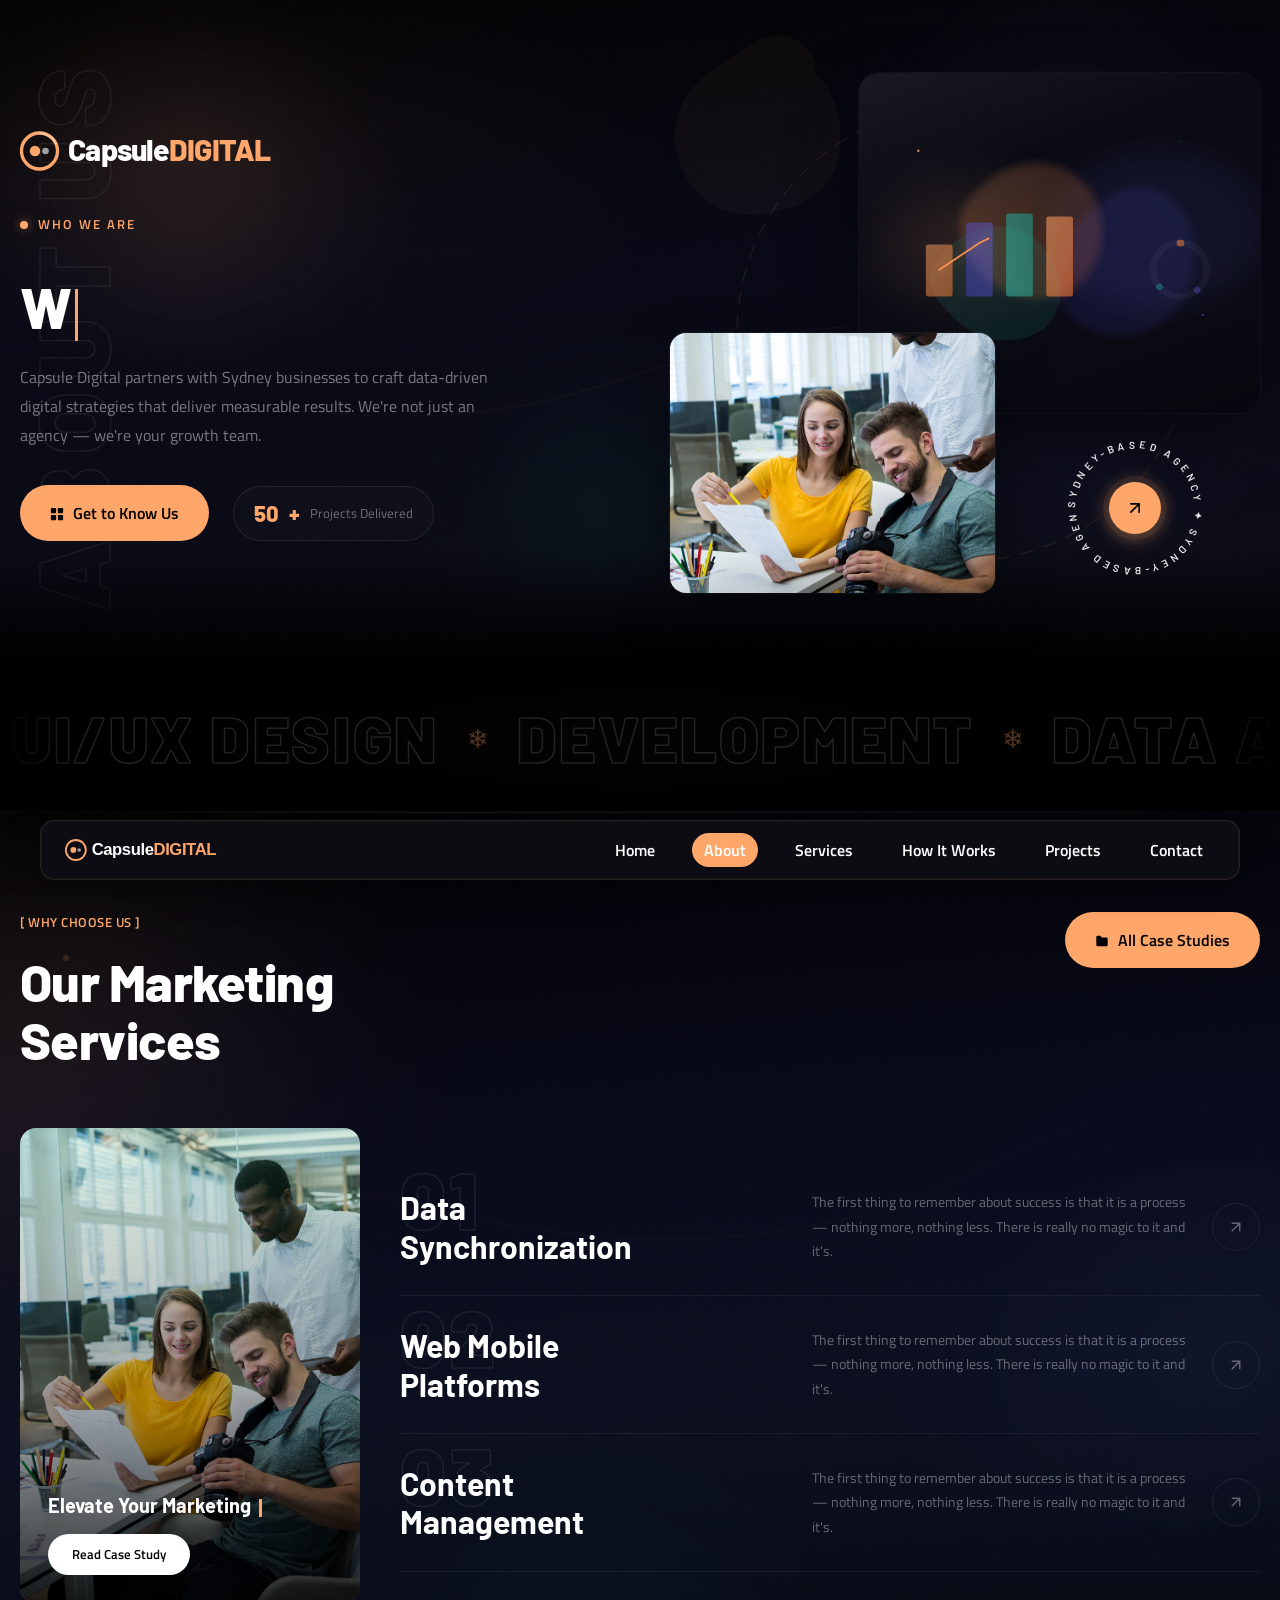
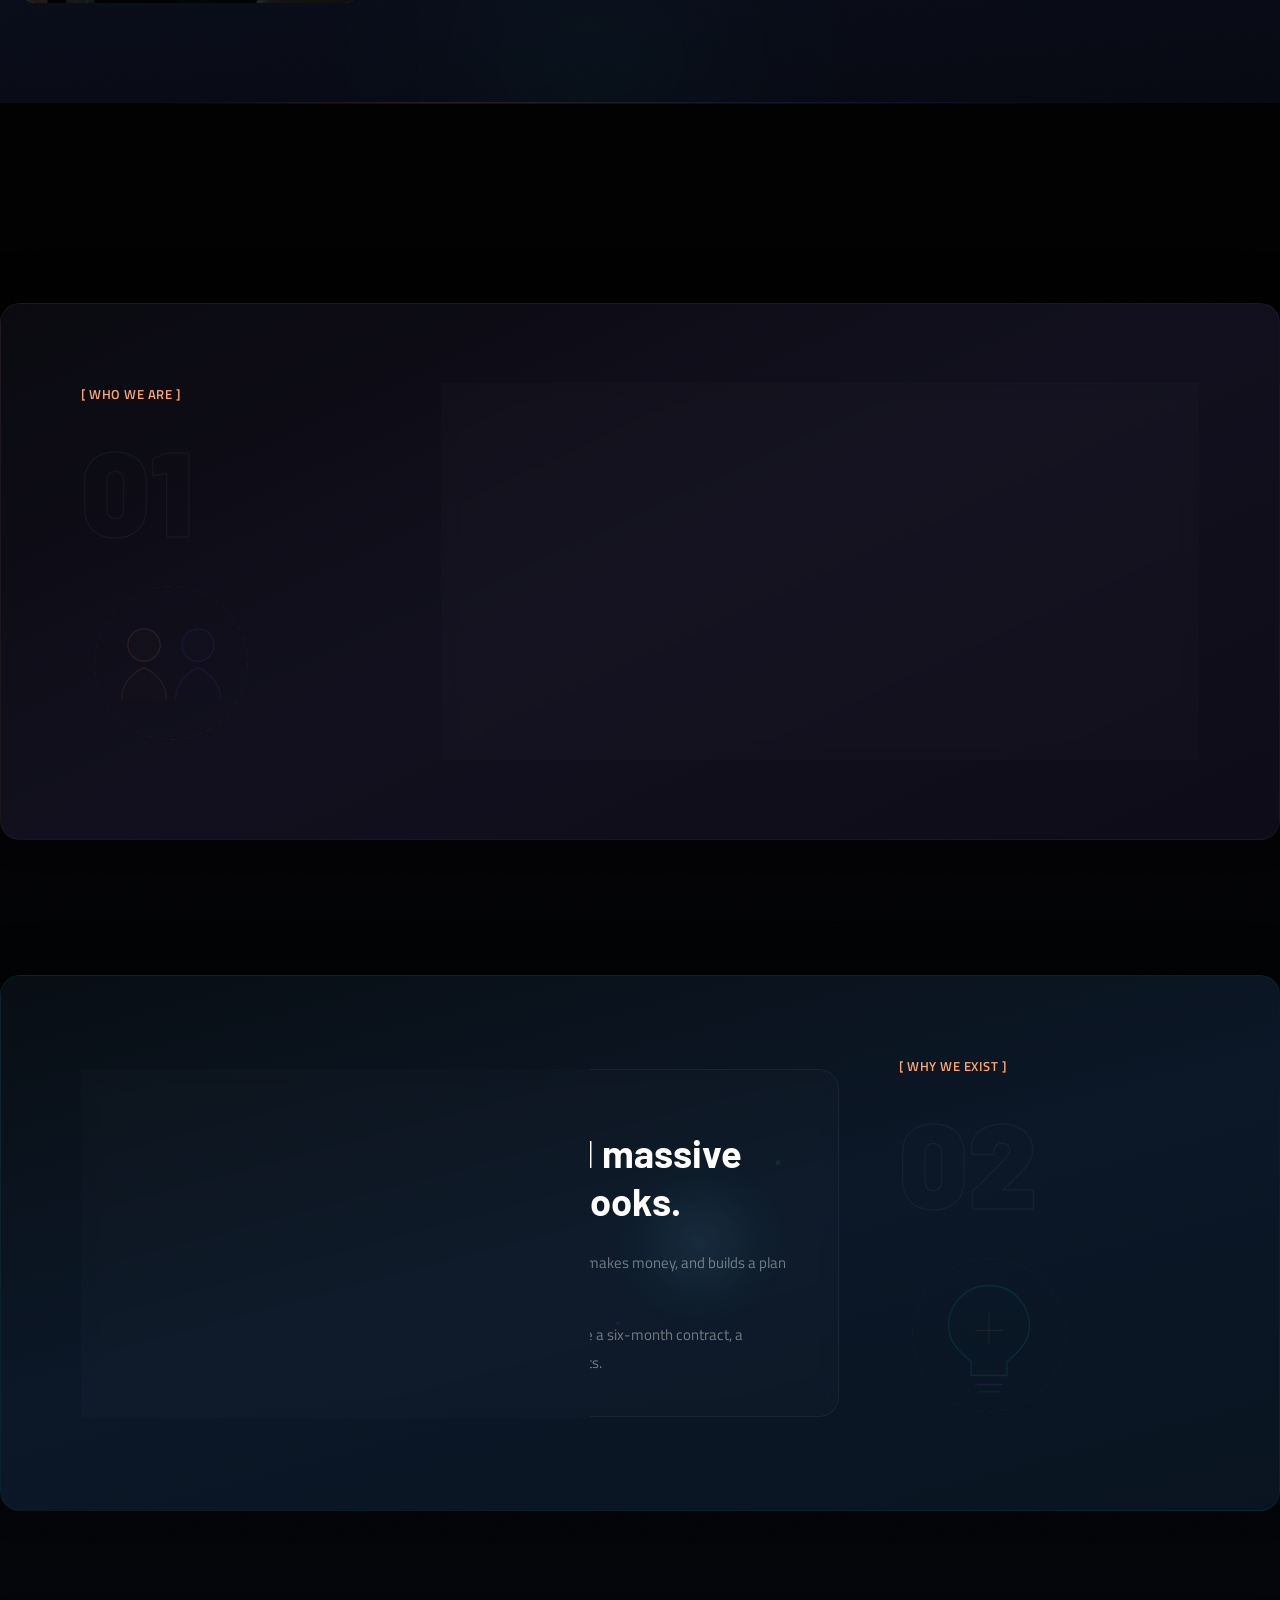
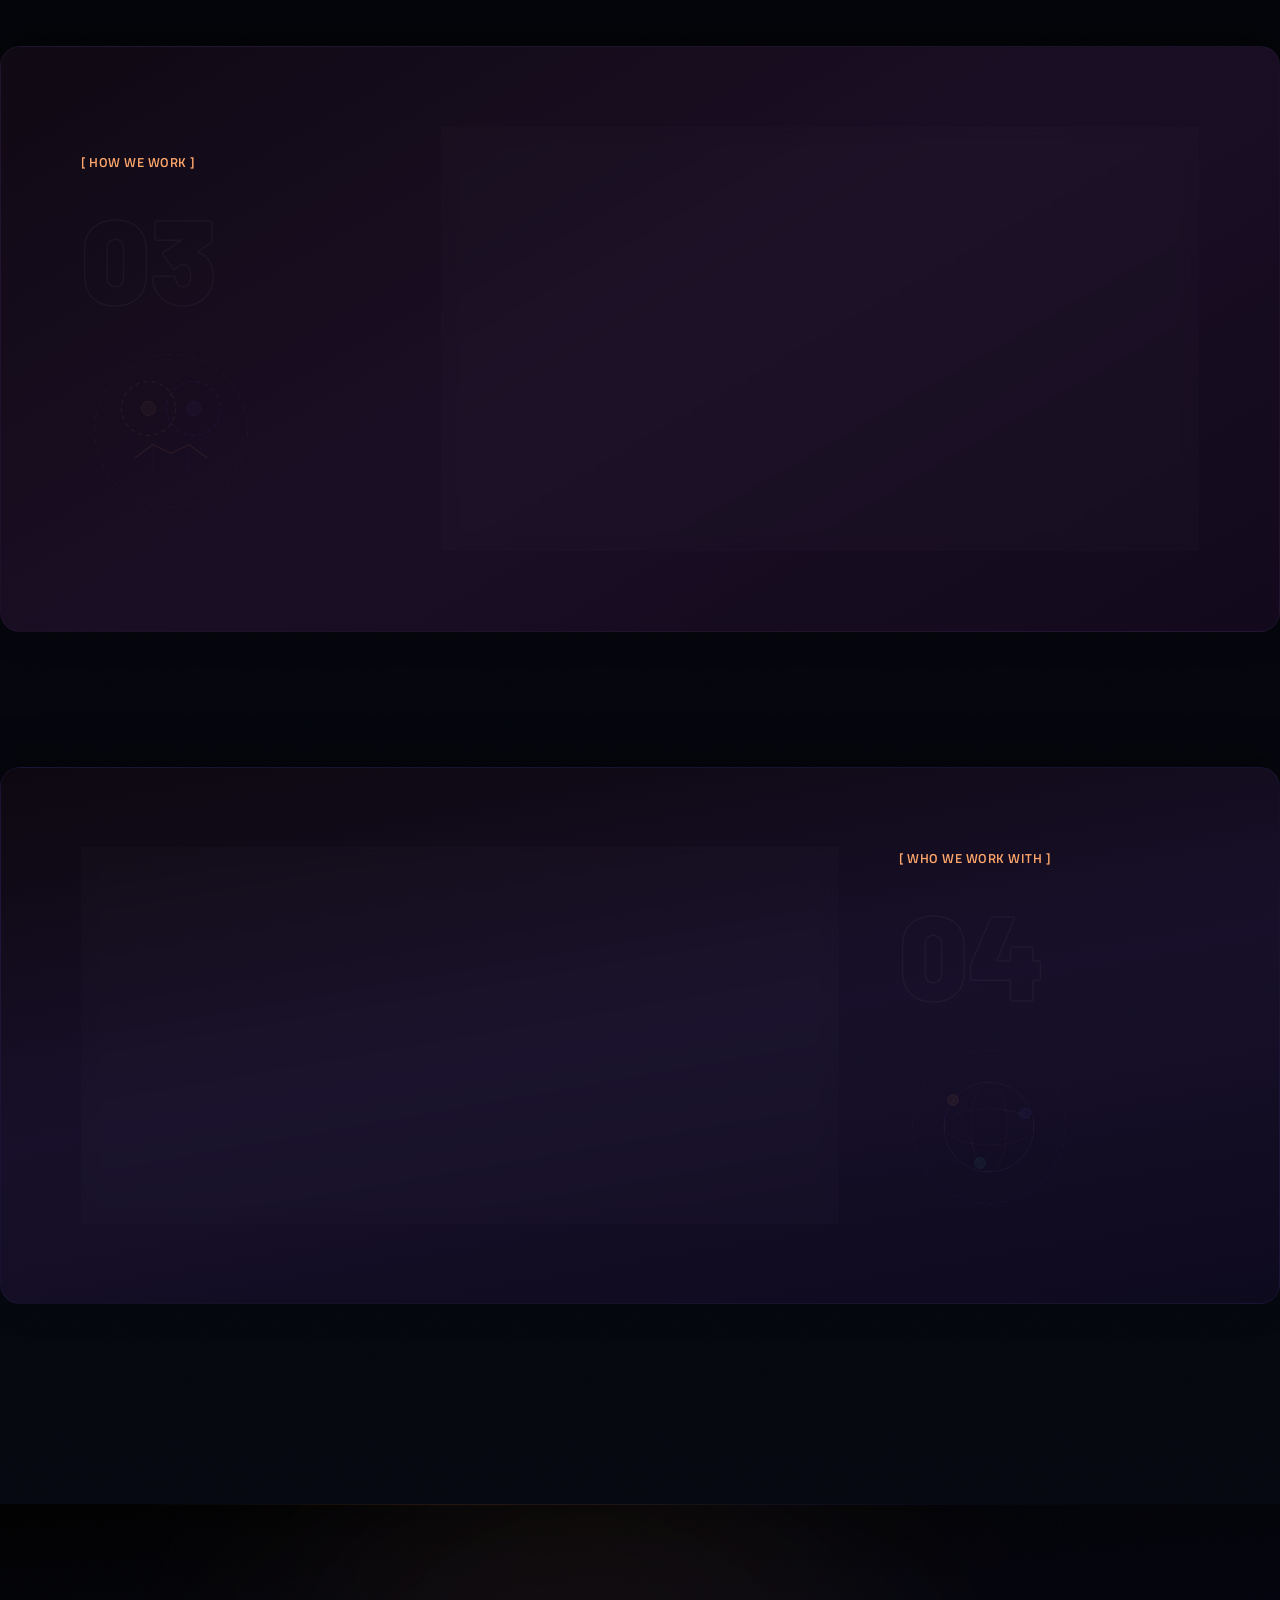
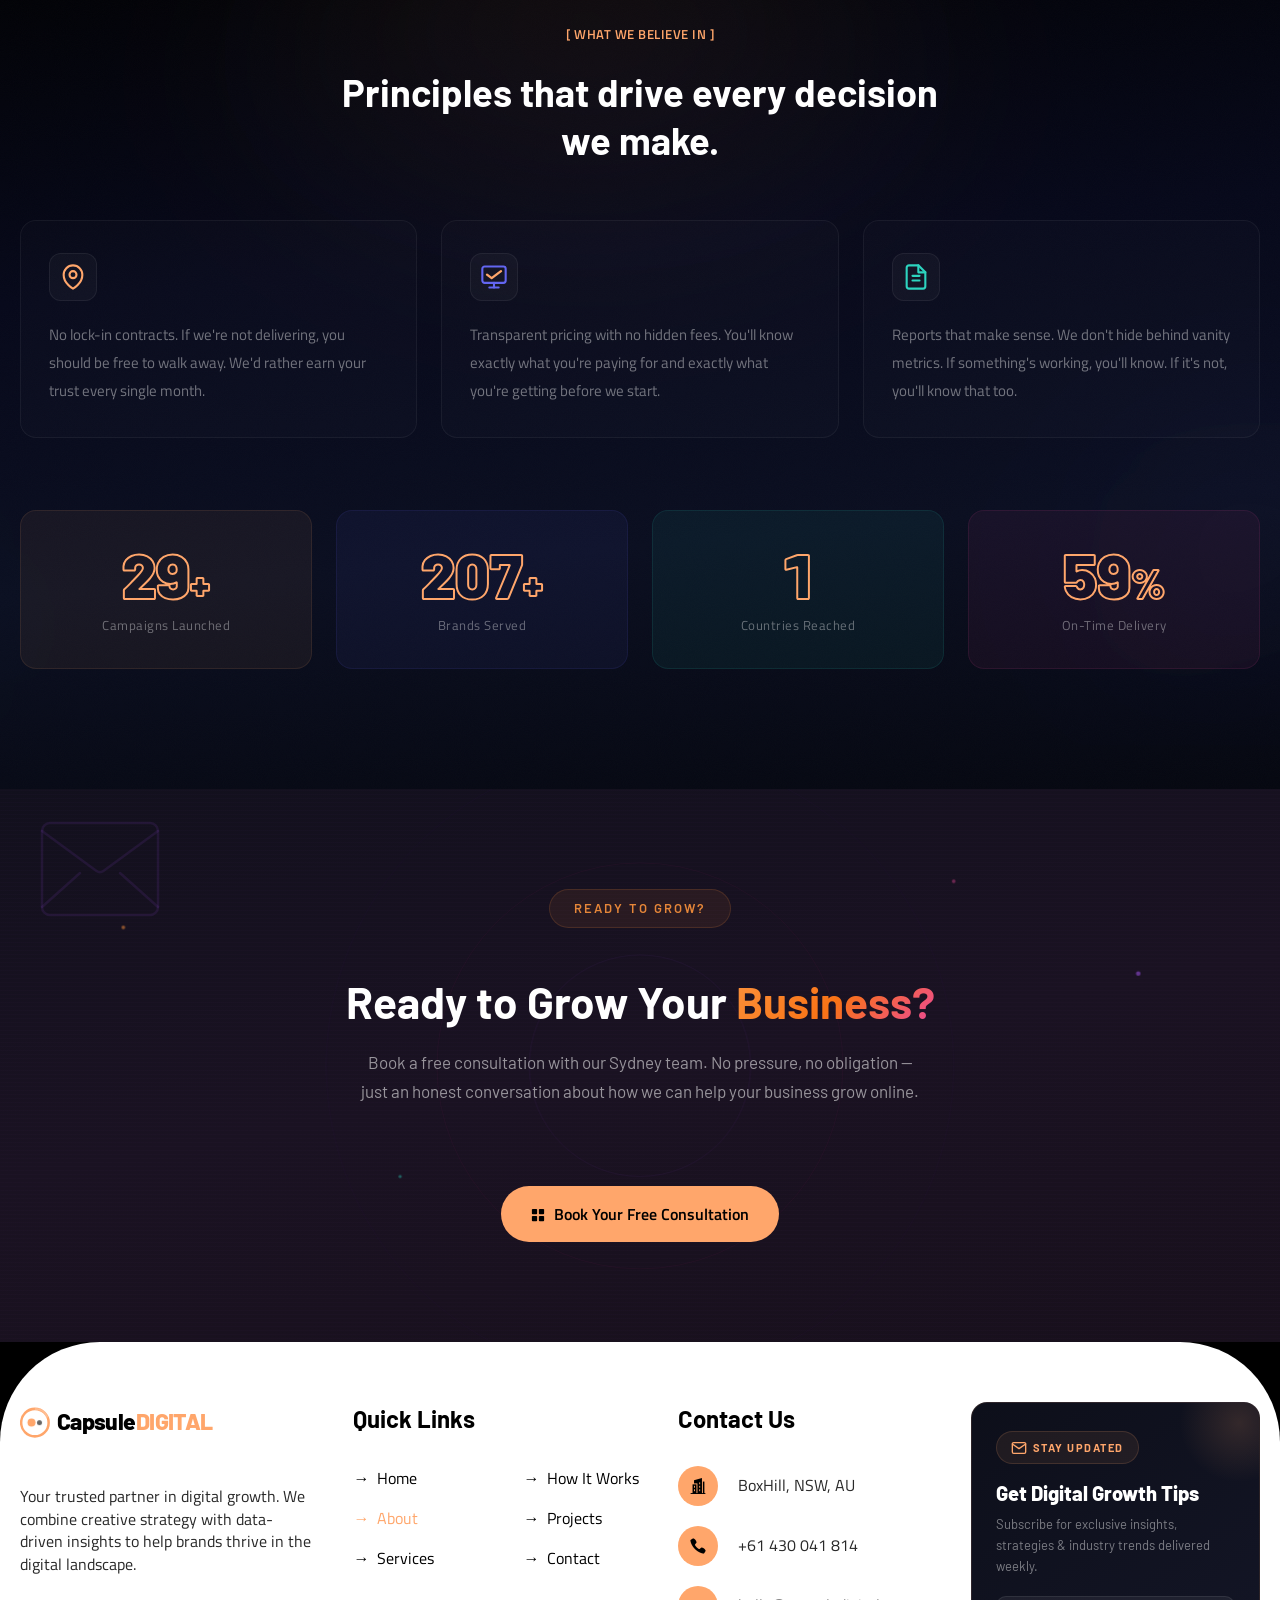
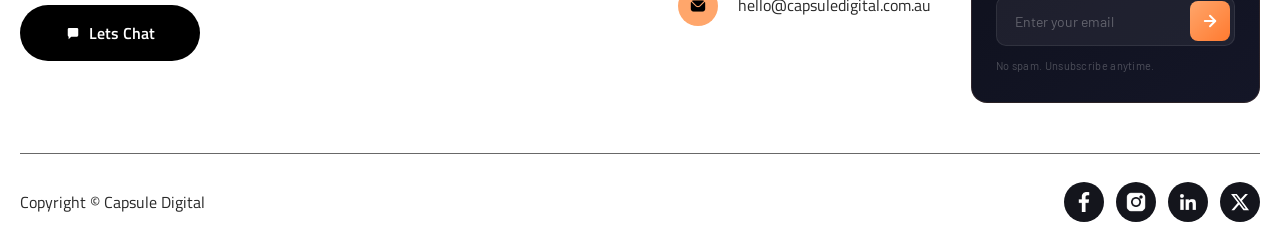
<file: aboutus.html>
<!doctype html>
<html
  data-wf-page="67bad91522bc0ef5852a912e"
  data-wf-site="67bad91522bc0ef5852a9133"
  lang="en"
>
  <head>
    <meta charset="utf-8" />
    <title>
      About Us | Capsule Digital — Sydney's Digital Marketing Agency
    </title>
    <meta
      name="description"
      content="Learn about Capsule Digital — a Sydney-based digital marketing agency helping businesses grow through data-driven strategies, SEO, and creative campaigns."
    />
    <meta
      name="keywords"
      content="digital marketing agency Sydney, SEO services, social media marketing, about us"
    />
    <meta content="width=device-width, initial-scale=1" name="viewport" />
    <meta property="og:title" content="About Us | Capsule Digital" />
    <meta
      property="og:description"
      content="Capsule Digital is a Sydney-based digital marketing agency offering SEO, social media marketing, Google Ads, content creation & business growth consulting."
    />
    <meta
      property="og:url"
      content="https://capsuleweb.vercel.app/aboutus.html"
    />
    <meta property="og:site_name" content="Capsule Digital" />
    <meta property="og:type" content="website" />
    <meta
      property="og:image"
      content="https://capsuleweb.vercel.app/assets/img/og-image.png"
    />
    <link href="assets/css/webflow.min.css" rel="stylesheet" type="text/css" />
    <link href="https://fonts.googleapis.com" rel="preconnect" />
    <link
      href="https://fonts.gstatic.com"
      rel="preconnect"
      crossorigin="anonymous"
    />
    <script src="assets/js/webfont.js" type="text/javascript"></script>
    <script type="text/javascript">
      WebFont.load({
        google: {
          families: [
            "Material Icons:regular",
            "Barlow:300,regular,500,600,700,800,900",
            "Titillium Web:300,regular,600,700,900",
          ],
        },
      });
    </script>
    <script type="text/javascript">
      !(function (o, c) {
        var n = c.documentElement,
          t = " w-mod-";
        ((n.className += t + "js"),
          "ontouchstart" in o || (o.DocumentTouch && c instanceof DocumentTouch)
            ? (n.className += t + "touch")
            : void 0);
      })(window, document);
    </script>
    <link
      href="assets/img/favicon.svg"
      rel="shortcut icon"
      type="image/x-icon"
    />
    <link rel="stylesheet" href="assets/css/swiper-bundle.min.css" />
    <link rel="stylesheet" href="assets/css/fancybox.css" />
    <link rel="stylesheet" href="assets/css/style.css" />
    <link rel="stylesheet" href="assets/css/about-style.css" />
  </head>

  <body class="main-body">
    <!-- ========== PAGE PRELOADER ========== -->
  <div id="page-preloader">
    <div class="preloader-inner">
      <svg class="preloader-logo" viewBox="0 0 200 36" fill="none" xmlns="http://www.w3.org/2000/svg">
        <defs>
          <linearGradient id="pl-grad" x1="1" y1="6" x2="25" y2="30">
            <stop offset="0%" stop-color="#ffa66b" />
            <stop offset="100%" stop-color="#ff7a30" />
          </linearGradient>
        </defs>
        <rect class="pl-capsule" x="1" y="6" width="24" height="24" rx="12" fill="none" stroke="url(#pl-grad)" stroke-width="2.2" />
        <rect class="pl-orbit" x="1" y="6" width="24" height="24" rx="12" fill="none" stroke="white" stroke-width="1.5" />
        <circle class="pl-dot pl-dot1" cx="10" cy="18" r="3.5" fill="#ffa66b" />
        <circle class="pl-dot pl-dot2" cx="17" cy="18" r="2.2" fill="white" />
        <text class="pl-text-stroke" x="32" y="24.5" font-family="'Barlow',sans-serif" font-weight="800" font-size="20" letter-spacing="-0.5" fill="none" stroke-width="0.6"><tspan stroke="rgba(255,255,255,0.5)">Capsule</tspan><tspan stroke="rgba(255,166,107,0.5)">DIGITAL</tspan></text>
        <text class="pl-text-fill" x="32" y="24.5" font-family="'Barlow',sans-serif" font-weight="800" font-size="20" letter-spacing="-0.5"><tspan fill="white">Capsule</tspan><tspan fill="#ffa66b">DIGITAL</tspan></text>
      </svg>
    </div>
  </div>

    <!-- ═══ ABOUT HERO CUSTOM CURSOR ═══ -->
    <div id="ah-cursor" class="ah-cursor">
      <div class="ah-cursor-ring"></div>
      <div class="ah-cursor-dot"></div>
      <div class="ah-cursor-glow"></div>
    </div>

    <div class="site-wrapper">
      <!-- ========== ABOUT HERO SECTION ========== -->
      <section class="ah-hero">
        <!-- Animated SVG Background -->
        <svg
          class="ah-bg-svg"
          viewBox="0 0 1920 1080"
          preserveAspectRatio="xMidYMid slice"
          xmlns="http://www.w3.org/2000/svg"
          aria-hidden="true"
        >
          <defs>
            <radialGradient id="ah-orb1" cx="50%" cy="50%" r="50%">
              <stop offset="0%" stop-color="#ffa66b" stop-opacity="0.12" />
              <stop offset="100%" stop-color="#ffa66b" stop-opacity="0" />
            </radialGradient>
            <radialGradient id="ah-orb2" cx="50%" cy="50%" r="50%">
              <stop offset="0%" stop-color="#6366f1" stop-opacity="0.08" />
              <stop offset="100%" stop-color="#6366f1" stop-opacity="0" />
            </radialGradient>
            <radialGradient id="ah-orb3" cx="50%" cy="50%" r="50%">
              <stop offset="0%" stop-color="#2dd4bf" stop-opacity="0.06" />
              <stop offset="100%" stop-color="#2dd4bf" stop-opacity="0" />
            </radialGradient>
            <linearGradient id="ah-wave-g1" x1="0%" y1="0%" x2="100%" y2="0%">
              <stop offset="0%" stop-color="#ffa66b" stop-opacity="0" />
              <stop offset="50%" stop-color="#ffa66b" stop-opacity="0.06" />
              <stop offset="100%" stop-color="#ffa66b" stop-opacity="0" />
            </linearGradient>
            <linearGradient id="ah-wave-g2" x1="0%" y1="0%" x2="100%" y2="0%">
              <stop offset="0%" stop-color="#6366f1" stop-opacity="0" />
              <stop offset="50%" stop-color="#6366f1" stop-opacity="0.04" />
              <stop offset="100%" stop-color="#6366f1" stop-opacity="0" />
            </linearGradient>
            <filter id="ah-blur">
              <feGaussianBlur in="SourceGraphic" stdDeviation="80" />
            </filter>
          </defs>
          <!-- Floating orbs -->
          <circle
            class="ah-orb ah-orb--1"
            cx="280"
            cy="320"
            r="260"
            fill="url(#ah-orb1)"
            filter="url(#ah-blur)"
          />
          <circle
            class="ah-orb ah-orb--2"
            cx="1600"
            cy="250"
            r="300"
            fill="url(#ah-orb2)"
            filter="url(#ah-blur)"
          />
          <circle
            class="ah-orb ah-orb--3"
            cx="900"
            cy="800"
            r="220"
            fill="url(#ah-orb3)"
            filter="url(#ah-blur)"
          />
          <!-- Flowing waves -->
          <path
            class="ah-wave ah-wave--1"
            d="M-200 650 C200 550,500 750,900 620 S1400 500,1700 650 S2100 780,2400 600"
            fill="none"
            stroke="url(#ah-wave-g1)"
            stroke-width="1.5"
          />
          <path
            class="ah-wave ah-wave--2"
            d="M-200 400 C300 300,600 500,1000 380 S1300 280,1600 420 S1900 530,2400 380"
            fill="none"
            stroke="url(#ah-wave-g2)"
            stroke-width="1"
          />
          <!-- Grid dots -->
          <g class="ah-grid-dots" opacity="0.025">
            <circle cx="200" cy="200" r="1.5" fill="#fff" />
            <circle cx="400" cy="200" r="1.5" fill="#fff" />
            <circle cx="600" cy="200" r="1.5" fill="#fff" />
            <circle cx="800" cy="200" r="1.5" fill="#fff" />
            <circle cx="1000" cy="200" r="1.5" fill="#fff" />
            <circle cx="1200" cy="200" r="1.5" fill="#fff" />
            <circle cx="1400" cy="200" r="1.5" fill="#fff" />
            <circle cx="1600" cy="200" r="1.5" fill="#fff" />
            <circle cx="200" cy="400" r="1.5" fill="#fff" />
            <circle cx="400" cy="400" r="1.5" fill="#fff" />
            <circle cx="600" cy="400" r="1.5" fill="#fff" />
            <circle cx="800" cy="400" r="1.5" fill="#fff" />
            <circle cx="1000" cy="400" r="1.5" fill="#fff" />
            <circle cx="1200" cy="400" r="1.5" fill="#fff" />
            <circle cx="1400" cy="400" r="1.5" fill="#fff" />
            <circle cx="1600" cy="400" r="1.5" fill="#fff" />
            <circle cx="200" cy="600" r="1.5" fill="#fff" />
            <circle cx="400" cy="600" r="1.5" fill="#fff" />
            <circle cx="600" cy="600" r="1.5" fill="#fff" />
            <circle cx="800" cy="600" r="1.5" fill="#fff" />
            <circle cx="1000" cy="600" r="1.5" fill="#fff" />
            <circle cx="1200" cy="600" r="1.5" fill="#fff" />
            <circle cx="1400" cy="600" r="1.5" fill="#fff" />
            <circle cx="1600" cy="600" r="1.5" fill="#fff" />
            <circle cx="200" cy="800" r="1.5" fill="#fff" />
            <circle cx="400" cy="800" r="1.5" fill="#fff" />
            <circle cx="600" cy="800" r="1.5" fill="#fff" />
            <circle cx="800" cy="800" r="1.5" fill="#fff" />
            <circle cx="1000" cy="800" r="1.5" fill="#fff" />
            <circle cx="1200" cy="800" r="1.5" fill="#fff" />
            <circle cx="1400" cy="800" r="1.5" fill="#fff" />
            <circle cx="1600" cy="800" r="1.5" fill="#fff" />
          </g>
          <!-- Particle sparkles -->
          <circle
            class="ah-spark ah-spark--1"
            cx="350"
            cy="180"
            r="2"
            fill="#ffa66b"
            opacity="0"
          />
          <circle
            class="ah-spark ah-spark--2"
            cx="1550"
            cy="350"
            r="1.8"
            fill="#6366f1"
            opacity="0"
          />
          <circle
            class="ah-spark ah-spark--3"
            cx="750"
            cy="750"
            r="2.2"
            fill="#2dd4bf"
            opacity="0"
          />
          <circle
            class="ah-spark ah-spark--4"
            cx="1200"
            cy="150"
            r="1.5"
            fill="#ffa66b"
            opacity="0"
          />
          <circle
            class="ah-spark ah-spark--5"
            cx="480"
            cy="550"
            r="2"
            fill="#a78bfa"
            opacity="0"
          />
        </svg>

        <!-- Noise texture overlay -->
        <div class="ah-noise" aria-hidden="true"></div>

        <!-- Vertical stroke title -->
        <div class="ah-vertical-title" aria-hidden="true">About Us</div>

        <div class="container ah-container">
          <div class="ah-grid">
            <!-- Left: Content -->
            <div class="ah-content">
              <!-- Hero Logo Draw Animation -->
              <a href="index.html"><div class="inner-logo">
                <svg viewBox="0 0 200 36" fill="none" xmlns="http://www.w3.org/2000/svg">
                  <defs><linearGradient id="hl-grad" x1="1" y1="6" x2="25" y2="30"><stop offset="0%" stop-color="#ffa66b"/><stop offset="100%" stop-color="#ff7a30"/></linearGradient></defs>
                  <rect class="hl-capsule" x="1" y="6" width="24" height="24" rx="12" fill="none" stroke="url(#hl-grad)" stroke-width="2.2"/>
                  <rect class="hl-orbit" x="1" y="6" width="24" height="24" rx="12" fill="none" stroke="white" stroke-width="1.5"/>
                  <circle class="hl-dot hl-dot1" cx="10" cy="18" r="3.5" fill="#ffa66b"/>
                  <circle class="hl-dot hl-dot2" cx="17" cy="18" r="2.2" fill="white"/>
                  <text class="hl-text-stroke" x="32" y="24.5" font-family="'Barlow',sans-serif" font-weight="800" font-size="20" letter-spacing="-0.5" fill="none" stroke-width="0.6"><tspan stroke="rgba(255,255,255,0.5)">Capsule</tspan><tspan stroke="rgba(255,166,107,0.5)">DIGITAL</tspan></text>
                  <text class="hl-text-fill" x="32" y="24.5" font-family="'Barlow',sans-serif" font-weight="800" font-size="20" letter-spacing="-0.5"><tspan fill="white">Capsule</tspan><tspan fill="#ffa66b">DIGITAL</tspan></text>
                </svg>
              </div></a>
              <!-- Label -->
              <div class="ah-label" data-w-id="ah-label">
                <div class="ah-label-dot"></div>
                <span>Who We Are</span>
              </div>
              <!-- Headline -->
              <h1
                class="ah-headline"
                data-w-id="ah-headline"
                id="ah-typewriter"
              ></h1>
              <!-- Description -->
              <p class="ah-desc" data-w-id="ah-desc">
                Capsule Digital partners with Sydney businesses to craft
                data-driven digital strategies that deliver measurable results.
                We're not just an agency — we're your growth team.
              </p>
              <!-- CTA -->
              <div class="ah-cta-row" data-w-id="ah-cta">
                <a
                  href="https://calendly.com/capsuledigitalau"
                  class="primary-button w-inline-block heroBtn"
                >
                  <div class="button-text-wrapper-26px">
                    <div class="default-text">
                      <svg
                        class="btn-icon"
                        viewBox="0 0 16 16"
                        fill="currentColor"
                      >
                        <rect x="1" y="1" width="6" height="6" rx="1" />
                        <rect x="9" y="1" width="6" height="6" rx="1" />
                        <rect x="1" y="9" width="6" height="6" rx="1" />
                        <rect x="9" y="9" width="6" height="6" rx="1" />
                      </svg>
                      Get to Know Us
                    </div>
                    <div class="default-text">
                      <svg
                        class="btn-icon"
                        viewBox="0 0 16 16"
                        fill="currentColor"
                      >
                        <rect x="1" y="1" width="6" height="6" rx="1" />
                        <rect x="9" y="1" width="6" height="6" rx="1" />
                        <rect x="1" y="9" width="6" height="6" rx="1" />
                        <rect x="9" y="9" width="6" height="6" rx="1" />
                      </svg>
                      Get to Know Us
                    </div>
                  </div>
                  <div class="hover-color"></div>
                  <div class="circle-position">
                    <div class="_15px-circle"></div>
                  </div>
                  <div class="circle-position">
                    <div class="_15px-circle"></div>
                  </div>
                </a>
                <!-- Stats pill -->
                <div class="ah-stat-pill" data-w-id="ah-pill">
                  <span class="ah-stat-num counter-num" data-target="50">0</span
                  ><span class="ah-stat-num">+</span>
                  <span class="ah-stat-text">Projects Delivered</span>
                </div>
              </div>
            </div>

            <!-- Right: Image Composition -->
            <div class="ah-images" data-w-id="ah-images">
              <!-- SVG decorative ring -->
              <svg
                class="ah-deco-ring"
                viewBox="0 0 400 400"
                fill="none"
                xmlns="http://www.w3.org/2000/svg"
                aria-hidden="true"
              >
                <circle
                  class="ah-ring-stroke"
                  cx="200"
                  cy="200"
                  r="190"
                  stroke="#ffa66b"
                  stroke-width="0.8"
                  stroke-dasharray="12 8"
                  opacity="0.15"
                />
                <circle
                  class="ah-ring-stroke-2"
                  cx="200"
                  cy="200"
                  r="160"
                  stroke="#6366f1"
                  stroke-width="0.5"
                  stroke-dasharray="8 12"
                  opacity="0.08"
                />
              </svg>
              <!-- Primary image (large, front) -->
              <div class="ah-img-primary">
                <svg
                  class="ah-anim-svg"
                  viewBox="0 0 600 400"
                  xmlns="http://www.w3.org/2000/svg"
                  aria-label="Capsule Digital — animated visual"
                >
                  <defs>
                    <linearGradient
                      id="ah-ag1"
                      x1="0%"
                      y1="0%"
                      x2="100%"
                      y2="100%"
                    >
                      <stop offset="0%" stop-color="#ffa66b" />
                      <stop offset="100%" stop-color="#ff7a30" />
                    </linearGradient>
                    <linearGradient
                      id="ah-ag2"
                      x1="100%"
                      y1="0%"
                      x2="0%"
                      y2="100%"
                    >
                      <stop offset="0%" stop-color="#6366f1" />
                      <stop offset="100%" stop-color="#4f46e5" />
                    </linearGradient>
                    <linearGradient
                      id="ah-ag3"
                      x1="0%"
                      y1="100%"
                      x2="100%"
                      y2="0%"
                    >
                      <stop offset="0%" stop-color="#2dd4bf" />
                      <stop offset="100%" stop-color="#14b8a6" />
                    </linearGradient>
                    <linearGradient
                      id="ah-ag4"
                      x1="50%"
                      y1="0%"
                      x2="50%"
                      y2="100%"
                    >
                      <stop offset="0%" stop-color="#a78bfa" />
                      <stop offset="100%" stop-color="#7c3aed" />
                    </linearGradient>
                    <radialGradient id="ah-rg1" cx="50%" cy="50%" r="50%">
                      <stop
                        offset="0%"
                        stop-color="#ffa66b"
                        stop-opacity="0.15"
                      />
                      <stop
                        offset="100%"
                        stop-color="#ffa66b"
                        stop-opacity="0"
                      />
                    </radialGradient>
                    <filter id="ah-svg-blur">
                      <feGaussianBlur in="SourceGraphic" stdDeviation="20" />
                    </filter>
                    <filter id="ah-svg-blur-sm">
                      <feGaussianBlur in="SourceGraphic" stdDeviation="6" />
                    </filter>
                  </defs>
                  <!-- Dark background -->
                  <rect width="600" height="400" fill="#0a0b14" rx="4" />
                  <!-- Ambient glow blobs -->
                  <ellipse
                    class="ah-anim-glow1"
                    cx="150"
                    cy="200"
                    rx="180"
                    ry="140"
                    fill="url(#ah-rg1)"
                    filter="url(#ah-svg-blur)"
                  />
                  <ellipse
                    class="ah-anim-glow2"
                    cx="450"
                    cy="180"
                    rx="160"
                    ry="120"
                    fill="rgba(99,102,241,0.08)"
                    filter="url(#ah-svg-blur)"
                  />
                  <!-- Morphing blob 1 — orange -->
                  <path
                    class="ah-anim-blob1"
                    fill="url(#ah-ag1)"
                    opacity="0.18"
                    filter="url(#ah-svg-blur-sm)"
                  >
                    <animate
                      attributeName="d"
                      dur="10s"
                      repeatCount="indefinite"
                      values="
                      M180,120 C220,80 300,60 340,110 C380,160 370,240 320,270 C270,300 200,280 170,230 C140,180 140,160 180,120Z;
                      M200,100 C250,60 320,80 350,130 C380,180 360,260 300,280 C240,300 180,260 160,210 C140,160 150,140 200,100Z;
                      M190,130 C230,90 310,70 350,120 C390,170 380,250 330,280 C280,310 210,290 175,240 C140,190 150,170 190,130Z;
                      M180,120 C220,80 300,60 340,110 C380,160 370,240 320,270 C270,300 200,280 170,230 C140,180 140,160 180,120Z
                    "
                    />
                  </path>
                  <!-- Morphing blob 2 — indigo -->
                  <path
                    class="ah-anim-blob2"
                    fill="url(#ah-ag2)"
                    opacity="0.12"
                    filter="url(#ah-svg-blur-sm)"
                  >
                    <animate
                      attributeName="d"
                      dur="12s"
                      repeatCount="indefinite"
                      values="
                      M350,150 C400,100 470,120 490,180 C510,240 480,310 430,330 C380,350 320,320 300,270 C280,220 300,200 350,150Z;
                      M370,130 C420,90 480,110 500,170 C520,230 500,300 440,330 C380,360 310,340 290,280 C270,220 320,170 370,130Z;
                      M360,160 C410,110 475,130 495,190 C515,250 490,320 435,340 C380,360 325,330 305,275 C285,220 310,210 360,160Z;
                      M350,150 C400,100 470,120 490,180 C510,240 480,310 430,330 C380,350 320,320 300,270 C280,220 300,200 350,150Z
                    "
                    />
                  </path>
                  <!-- Morphing blob 3 — teal -->
                  <path class="ah-anim-blob3" fill="url(#ah-ag3)" opacity="0.1">
                    <animate
                      attributeName="d"
                      dur="14s"
                      repeatCount="indefinite"
                      values="
                      M120,220 C160,180 220,170 260,200 C300,230 310,290 280,320 C250,350 180,350 140,310 C100,270 80,260 120,220Z;
                      M140,200 C180,160 240,160 270,190 C300,220 320,280 290,320 C260,360 190,360 150,320 C110,280 100,240 140,200Z;
                      M130,230 C170,190 230,175 265,205 C300,235 315,295 285,325 C255,355 185,355 145,315 C105,275 90,270 130,230Z;
                      M120,220 C160,180 220,170 260,200 C300,230 310,290 280,320 C250,350 180,350 140,310 C100,270 80,260 120,220Z
                    "
                    />
                  </path>
                  <!-- Grid lines -->
                  <g opacity="0.035" stroke="#fff" stroke-width="0.5">
                    <line x1="0" y1="100" x2="600" y2="100" />
                    <line x1="0" y1="200" x2="600" y2="200" />
                    <line x1="0" y1="300" x2="600" y2="300" />
                    <line x1="150" y1="0" x2="150" y2="400" />
                    <line x1="300" y1="0" x2="300" y2="400" />
                    <line x1="450" y1="0" x2="450" y2="400" />
                  </g>
                  <!-- Rising bar chart -->
                  <g class="ah-anim-bars">
                    <rect
                      class="ah-anim-bar"
                      x="100"
                      y="280"
                      width="40"
                      height="0"
                      rx="4"
                      fill="url(#ah-ag1)"
                      opacity="0.5"
                    >
                      <animate
                        attributeName="height"
                        dur="2.5s"
                        begin="0.2s"
                        fill="freeze"
                        values="0;80"
                        calcMode="spline"
                        keySplines="0.4 0 0.2 1"
                      />
                      <animate
                        attributeName="y"
                        dur="2.5s"
                        begin="0.2s"
                        fill="freeze"
                        values="280;200"
                        calcMode="spline"
                        keySplines="0.4 0 0.2 1"
                      />
                    </rect>
                    <rect
                      class="ah-anim-bar"
                      x="160"
                      y="280"
                      width="40"
                      height="0"
                      rx="4"
                      fill="url(#ah-ag2)"
                      opacity="0.4"
                    >
                      <animate
                        attributeName="height"
                        dur="2.5s"
                        begin="0.5s"
                        fill="freeze"
                        values="0;120"
                        calcMode="spline"
                        keySplines="0.4 0 0.2 1"
                      />
                      <animate
                        attributeName="y"
                        dur="2.5s"
                        begin="0.5s"
                        fill="freeze"
                        values="280;160"
                        calcMode="spline"
                        keySplines="0.4 0 0.2 1"
                      />
                    </rect>
                    <rect
                      class="ah-anim-bar"
                      x="220"
                      y="280"
                      width="40"
                      height="0"
                      rx="4"
                      fill="url(#ah-ag3)"
                      opacity="0.45"
                    >
                      <animate
                        attributeName="height"
                        dur="2.5s"
                        begin="0.8s"
                        fill="freeze"
                        values="0;150"
                        calcMode="spline"
                        keySplines="0.4 0 0.2 1"
                      />
                      <animate
                        attributeName="y"
                        dur="2.5s"
                        begin="0.8s"
                        fill="freeze"
                        values="280;130"
                        calcMode="spline"
                        keySplines="0.4 0 0.2 1"
                      />
                    </rect>
                    <rect
                      class="ah-anim-bar"
                      x="280"
                      y="280"
                      width="40"
                      height="0"
                      rx="4"
                      fill="url(#ah-ag1)"
                      opacity="0.55"
                    >
                      <animate
                        attributeName="height"
                        dur="2.5s"
                        begin="1.1s"
                        fill="freeze"
                        values="0;180"
                        calcMode="spline"
                        keySplines="0.4 0 0.2 1"
                      />
                      <animate
                        attributeName="y"
                        dur="2.5s"
                        begin="1.1s"
                        fill="freeze"
                        values="280;100"
                        calcMode="spline"
                        keySplines="0.4 0 0.2 1"
                      />
                    </rect>
                  </g>
                  <!-- Trend line -->
                  <polyline
                    class="ah-anim-trend"
                    points="120,240 180,200 240,170 300,120 380,105 460,85 530,70"
                    fill="none"
                    stroke="url(#ah-ag1)"
                    stroke-width="2.5"
                    stroke-linecap="round"
                    stroke-dasharray="500"
                    stroke-dashoffset="500"
                  >
                    <animate
                      attributeName="stroke-dashoffset"
                      dur="3s"
                      begin="1.5s"
                      fill="freeze"
                      values="500;0"
                      calcMode="spline"
                      keySplines="0.4 0 0.2 1"
                    />
                  </polyline>
                  <!-- Trend line glow -->
                  <polyline
                    points="120,240 180,200 240,170 300,120 380,105 460,85 530,70"
                    fill="none"
                    stroke="url(#ah-ag1)"
                    stroke-width="6"
                    stroke-linecap="round"
                    opacity="0.15"
                    filter="url(#ah-svg-blur-sm)"
                    stroke-dasharray="500"
                    stroke-dashoffset="500"
                  >
                    <animate
                      attributeName="stroke-dashoffset"
                      dur="3s"
                      begin="1.5s"
                      fill="freeze"
                      values="500;0"
                      calcMode="spline"
                      keySplines="0.4 0 0.2 1"
                    />
                  </polyline>
                  <!-- Data nodes on trend -->
                  <g class="ah-anim-nodes">
                    <circle
                      cx="300"
                      cy="120"
                      r="0"
                      fill="#fff"
                      stroke="url(#ah-ag1)"
                      stroke-width="2"
                    >
                      <animate
                        attributeName="r"
                        dur="0.5s"
                        begin="3s"
                        fill="freeze"
                        values="0;5"
                        calcMode="spline"
                        keySplines="0.34 0.9 0.64 1"
                      />
                    </circle>
                    <circle
                      cx="460"
                      cy="85"
                      r="0"
                      fill="#fff"
                      stroke="url(#ah-ag2)"
                      stroke-width="2"
                    >
                      <animate
                        attributeName="r"
                        dur="0.5s"
                        begin="3.3s"
                        fill="freeze"
                        values="0;5"
                        calcMode="spline"
                        keySplines="0.34 0.9 0.64 1"
                      />
                    </circle>
                    <circle
                      cx="530"
                      cy="70"
                      r="0"
                      fill="#ffa66b"
                      stroke="#fff"
                      stroke-width="2"
                      filter="url(#ah-svg-blur-sm)"
                    >
                      <animate
                        attributeName="r"
                        dur="0.5s"
                        begin="3.5s"
                        fill="freeze"
                        values="0;7"
                        calcMode="spline"
                        keySplines="0.34 0.9 0.64 1"
                      />
                    </circle>
                  </g>
                  <!-- KPI text -->
                  <text
                    x="380"
                    y="160"
                    font-family="'Barlow',sans-serif"
                    font-size="11"
                    fill="rgba(255,255,255,0.25)"
                    font-weight="600"
                    opacity="0"
                  >
                    <animate
                      attributeName="opacity"
                      dur="0.8s"
                      begin="3.5s"
                      fill="freeze"
                      values="0;1"
                    />
                    +147% Growth
                  </text>
                  <!-- Floating particles -->
                  <circle
                    class="ah-anim-particle"
                    cx="80"
                    cy="80"
                    r="2"
                    fill="#ffa66b"
                    opacity="0"
                  >
                    <animate
                      attributeName="opacity"
                      dur="4s"
                      repeatCount="indefinite"
                      values="0;0.6;0.8;0.4;0"
                    />
                    <animateTransform
                      attributeName="transform"
                      type="translate"
                      dur="6s"
                      repeatCount="indefinite"
                      values="0,0;10,-20;-5,5;0,0"
                    />
                  </circle>
                  <circle
                    class="ah-anim-particle"
                    cx="520"
                    cy="300"
                    r="1.8"
                    fill="#6366f1"
                    opacity="0"
                  >
                    <animate
                      attributeName="opacity"
                      dur="5s"
                      repeatCount="indefinite"
                      begin="1s"
                      values="0;0.5;0.7;0.3;0"
                    />
                    <animateTransform
                      attributeName="transform"
                      type="translate"
                      dur="7s"
                      repeatCount="indefinite"
                      begin="1s"
                      values="0,0;-12,15;8,-10;0,0"
                    />
                  </circle>
                  <circle
                    class="ah-anim-particle"
                    cx="480"
                    cy="50"
                    r="2.2"
                    fill="#2dd4bf"
                    opacity="0"
                  >
                    <animate
                      attributeName="opacity"
                      dur="4.5s"
                      repeatCount="indefinite"
                      begin="2s"
                      values="0;0.5;0.9;0.3;0"
                    />
                    <animateTransform
                      attributeName="transform"
                      type="translate"
                      dur="5.5s"
                      repeatCount="indefinite"
                      begin="2s"
                      values="0,0;-8,-15;12,8;0,0"
                    />
                  </circle>
                  <!-- Donut chart -->
                  <circle
                    cx="480"
                    cy="240"
                    r="40"
                    fill="none"
                    stroke="rgba(255,255,255,0.04)"
                    stroke-width="10"
                  />
                  <circle
                    class="ah-anim-donut1"
                    cx="480"
                    cy="240"
                    r="40"
                    fill="none"
                    stroke="url(#ah-ag1)"
                    stroke-width="10"
                    stroke-dasharray="0 251"
                    stroke-linecap="round"
                    opacity="0.5"
                    transform="rotate(-90 480 240)"
                  >
                    <animate
                      attributeName="stroke-dasharray"
                      dur="2s"
                      begin="2s"
                      fill="freeze"
                      values="0 251;100 151"
                      calcMode="spline"
                      keySplines="0.4 0 0.2 1"
                    />
                  </circle>
                  <circle
                    class="ah-anim-donut2"
                    cx="480"
                    cy="240"
                    r="40"
                    fill="none"
                    stroke="url(#ah-ag2)"
                    stroke-width="10"
                    stroke-dasharray="0 251"
                    stroke-linecap="round"
                    opacity="0.35"
                    transform="rotate(50 480 240)"
                  >
                    <animate
                      attributeName="stroke-dasharray"
                      dur="2s"
                      begin="2.3s"
                      fill="freeze"
                      values="0 251;60 191"
                      calcMode="spline"
                      keySplines="0.4 0 0.2 1"
                    />
                  </circle>
                  <circle
                    class="ah-anim-donut3"
                    cx="480"
                    cy="240"
                    r="40"
                    fill="none"
                    stroke="url(#ah-ag3)"
                    stroke-width="10"
                    stroke-dasharray="0 251"
                    stroke-linecap="round"
                    opacity="0.35"
                    transform="rotate(140 480 240)"
                  >
                    <animate
                      attributeName="stroke-dasharray"
                      dur="2s"
                      begin="2.5s"
                      fill="freeze"
                      values="0 251;40 211"
                      calcMode="spline"
                      keySplines="0.4 0 0.2 1"
                    />
                  </circle>
                  <text
                    x="468"
                    y="236"
                    font-family="'Barlow',sans-serif"
                    font-size="8"
                    fill="rgba(255,255,255,0.3)"
                    font-weight="600"
                    opacity="0"
                  >
                    <animate
                      attributeName="opacity"
                      dur="0.6s"
                      begin="3s"
                      fill="freeze"
                      values="0;1"
                    />
                    ROI
                  </text>
                  <text
                    x="465"
                    y="250"
                    font-family="'Barlow',sans-serif"
                    font-size="14"
                    fill="#ffa66b"
                    font-weight="700"
                    opacity="0"
                  >
                    <animate
                      attributeName="opacity"
                      dur="0.6s"
                      begin="3.2s"
                      fill="freeze"
                      values="0;0.7"
                    />
                    92%
                  </text>
                </svg>
                <div class="ah-img-shine"></div>
              </div>
              <!-- Secondary image (smaller, overlapping) -->
              <div class="ah-img-secondary">
                <img
                  src="assets/img/layout/hero/about-02.jpg"
                  alt="Capsule Digital — team collaboration"
                  loading="eager"
                />
                <div class="ah-img-shine"></div>
              </div>
              <!-- Rotating circular text button -->
              <div class="ah-circle-btn">
                <svg
                  class="ah-circle-text-svg"
                  viewBox="0 0 200 200"
                  xmlns="http://www.w3.org/2000/svg"
                >
                  <defs>
                    <path
                      id="ah-circle-path"
                      d="M100,100 m-70,0 a70,70 0 1,1 140,0 a70,70 0 1,1 -140,0"
                      fill="none"
                    />
                  </defs>
                  <text class="ah-circle-text">
                    <textPath href="#ah-circle-path" startOffset="0%">
                      Sydney-Based Agency ✦ Sydney-Based Agency ✦
                    </textPath>
                  </text>
                </svg>
                <div class="ah-circle-center">
                  <svg
                    class="ah-circle-arrow"
                    viewBox="0 0 24 24"
                    fill="none"
                    stroke="currentColor"
                    stroke-width="2"
                    stroke-linecap="round"
                    stroke-linejoin="round"
                  >
                    <path d="M7 17L17 7M17 7H7M17 7v10" />
                  </svg>
                </div>
              </div>
              <!-- SVG decorative blobs -->
              <svg
                class="ah-deco-blob"
                viewBox="0 0 200 200"
                xmlns="http://www.w3.org/2000/svg"
                aria-hidden="true"
              >
                <path
                  class="ah-blob-path"
                  d="M45,-52.1C56.8,-40.5,63.9,-24.5,66.3,-7.6C68.7,9.3,66.4,27.2,57.2,40.3C48,53.4,31.9,61.6,14.6,65.5C-2.7,69.4,-21.3,69,-36.5,61.3C-51.7,53.6,-63.6,38.6,-68.4,21.5C-73.2,4.4,-71,-14.8,-62.1,-29.4C-53.3,-44,-37.9,-54,-22.6,-64.1C-7.3,-74.2,7.8,-84.3,22.4,-80.8C37,-77.3,51.1,-60.2,45,-52.1Z"
                  transform="translate(100 100)"
                  fill="rgba(255,166,107,0.04)"
                />
              </svg>
            </div>
          </div>
        </div>

        <!-- Bottom gradient fade -->
        <div class="ah-bottom-fade"></div>
      </section>

      <!-- ========== MARQUEE SCROLL STRIP ========== -->
      <section class="ah-marquee-section">
        <div class="ah-marquee-track-wrap">
          <div class="ah-marquee-track">
            <div class="ah-marquee-set">
              <span class="ah-mq-item">UI/UX Design</span>
              <span class="ah-mq-star">&#10052;</span>
              <span class="ah-mq-item">Development</span>
              <span class="ah-mq-star">&#10052;</span>
              <span class="ah-mq-item">Data Analysis</span>
              <span class="ah-mq-star">&#10052;</span>
              <span class="ah-mq-item">Digital Marketing</span>
              <span class="ah-mq-star">&#10052;</span>
              <span class="ah-mq-item">Digital Agency</span>
              <span class="ah-mq-star">&#10052;</span>
              <span class="ah-mq-item">SEO</span>
              <span class="ah-mq-star">&#10052;</span>
              <span class="ah-mq-item">Content Strategy</span>
              <span class="ah-mq-star">&#10052;</span>
              <span class="ah-mq-item">Branding</span>
              <span class="ah-mq-star">&#10052;</span>
            </div>
            <div class="ah-marquee-set" aria-hidden="true">
              <span class="ah-mq-item">UI/UX Design</span>
              <span class="ah-mq-star">&#10052;</span>
              <span class="ah-mq-item">Development</span>
              <span class="ah-mq-star">&#10052;</span>
              <span class="ah-mq-item">Data Analysis</span>
              <span class="ah-mq-star">&#10052;</span>
              <span class="ah-mq-item">Digital Marketing</span>
              <span class="ah-mq-star">&#10052;</span>
              <span class="ah-mq-item">Digital Agency</span>
              <span class="ah-mq-star">&#10052;</span>
              <span class="ah-mq-item">SEO</span>
              <span class="ah-mq-star">&#10052;</span>
              <span class="ah-mq-item">Content Strategy</span>
              <span class="ah-mq-star">&#10052;</span>
              <span class="ah-mq-item">Branding</span>
              <span class="ah-mq-star">&#10052;</span>
            </div>
          </div>
        </div>
      </section>

      <!-- ========== WHY CHOOSE US / OUR MARKETING SERVICES ========== -->
      <section class="ah-wcu-section">
        <!-- Animated SVG gradient background -->
        <svg
          class="ah-wcu-bg"
          viewBox="0 0 1920 1080"
          preserveAspectRatio="xMidYMid slice"
          xmlns="http://www.w3.org/2000/svg"
          aria-hidden="true"
        >
          <defs>
            <radialGradient id="ah-wcu-rg1" cx="30%" cy="40%" r="60%">
              <stop offset="0%" stop-color="#ffa66b" stop-opacity="0.07">
                <animate
                  attributeName="stop-opacity"
                  dur="8s"
                  values="0.07;0.12;0.05;0.07"
                  repeatCount="indefinite"
                />
              </stop>
              <stop offset="100%" stop-color="#ffa66b" stop-opacity="0" />
            </radialGradient>
            <radialGradient id="ah-wcu-rg2" cx="75%" cy="60%" r="50%">
              <stop offset="0%" stop-color="#6366f1" stop-opacity="0.05">
                <animate
                  attributeName="stop-opacity"
                  dur="10s"
                  values="0.05;0.09;0.04;0.05"
                  repeatCount="indefinite"
                />
              </stop>
              <stop offset="100%" stop-color="#6366f1" stop-opacity="0" />
            </radialGradient>
            <radialGradient id="ah-wcu-rg3" cx="50%" cy="80%" r="45%">
              <stop offset="0%" stop-color="#2dd4bf" stop-opacity="0.04">
                <animate
                  attributeName="stop-opacity"
                  dur="12s"
                  values="0.04;0.07;0.03;0.04"
                  repeatCount="indefinite"
                />
              </stop>
              <stop offset="100%" stop-color="#2dd4bf" stop-opacity="0" />
            </radialGradient>
            <linearGradient id="ah-wcu-lg1" x1="0%" y1="0%" x2="100%" y2="0%">
              <stop offset="0%" stop-color="#ffa66b" stop-opacity="0" />
              <stop offset="50%" stop-color="#ffa66b" stop-opacity="0.04" />
              <stop offset="100%" stop-color="#ffa66b" stop-opacity="0" />
            </linearGradient>
            <linearGradient id="ah-wcu-lg2" x1="100%" y1="0%" x2="0%" y2="0%">
              <stop offset="0%" stop-color="#6366f1" stop-opacity="0" />
              <stop offset="50%" stop-color="#6366f1" stop-opacity="0.03" />
              <stop offset="100%" stop-color="#6366f1" stop-opacity="0" />
            </linearGradient>
            <filter id="ah-wcu-blur">
              <feGaussianBlur in="SourceGraphic" stdDeviation="90" />
            </filter>
            <filter id="ah-wcu-blur-sm">
              <feGaussianBlur in="SourceGraphic" stdDeviation="3" />
            </filter>
          </defs>
          <!-- Large ambient orbs -->
          <ellipse
            class="ah-wcu-orb1"
            cx="350"
            cy="350"
            rx="400"
            ry="300"
            fill="url(#ah-wcu-rg1)"
            filter="url(#ah-wcu-blur)"
          />
          <ellipse
            class="ah-wcu-orb2"
            cx="1500"
            cy="600"
            rx="350"
            ry="280"
            fill="url(#ah-wcu-rg2)"
            filter="url(#ah-wcu-blur)"
          />
          <ellipse
            class="ah-wcu-orb3"
            cx="900"
            cy="900"
            rx="300"
            ry="250"
            fill="url(#ah-wcu-rg3)"
            filter="url(#ah-wcu-blur)"
          />
          <!-- Flowing wave lines -->
          <path
            class="ah-wcu-wave1"
            d="M-200 500 Q300 380,700 480 T1400 420 T2200 520"
            fill="none"
            stroke="url(#ah-wcu-lg1)"
            stroke-width="1.2"
          />
          <path
            class="ah-wcu-wave2"
            d="M-200 700 Q400 600,800 720 T1500 650 T2200 740"
            fill="none"
            stroke="url(#ah-wcu-lg2)"
            stroke-width="0.8"
          />
          <!-- Subtle dot grid -->
          <g opacity="0.02">
            <circle cx="200" cy="150" r="1.5" fill="#fff" />
            <circle cx="400" cy="150" r="1.5" fill="#fff" />
            <circle cx="600" cy="150" r="1.5" fill="#fff" />
            <circle cx="800" cy="150" r="1.5" fill="#fff" />
            <circle cx="1000" cy="150" r="1.5" fill="#fff" />
            <circle cx="1200" cy="150" r="1.5" fill="#fff" />
            <circle cx="1400" cy="150" r="1.5" fill="#fff" />
            <circle cx="1600" cy="150" r="1.5" fill="#fff" />
            <circle cx="200" cy="350" r="1.5" fill="#fff" />
            <circle cx="400" cy="350" r="1.5" fill="#fff" />
            <circle cx="600" cy="350" r="1.5" fill="#fff" />
            <circle cx="800" cy="350" r="1.5" fill="#fff" />
            <circle cx="1000" cy="350" r="1.5" fill="#fff" />
            <circle cx="1200" cy="350" r="1.5" fill="#fff" />
            <circle cx="1400" cy="350" r="1.5" fill="#fff" />
            <circle cx="1600" cy="350" r="1.5" fill="#fff" />
            <circle cx="200" cy="550" r="1.5" fill="#fff" />
            <circle cx="400" cy="550" r="1.5" fill="#fff" />
            <circle cx="600" cy="550" r="1.5" fill="#fff" />
            <circle cx="800" cy="550" r="1.5" fill="#fff" />
            <circle cx="1000" cy="550" r="1.5" fill="#fff" />
            <circle cx="1200" cy="550" r="1.5" fill="#fff" />
            <circle cx="1400" cy="550" r="1.5" fill="#fff" />
            <circle cx="1600" cy="550" r="1.5" fill="#fff" />
          </g>
          <!-- Floating sparkle particles -->
          <circle
            filter="url(#ah-wcu-blur-sm)"
            cx="250"
            cy="200"
            r="2.5"
            fill="#ffa66b"
            opacity="0"
          >
            <animate
              attributeName="opacity"
              dur="5s"
              values="0;0.5;0.7;0.3;0"
              repeatCount="indefinite"
            />
            <animateTransform
              attributeName="transform"
              type="translate"
              dur="7s"
              values="0,0;15,-25;-8,12;0,0"
              repeatCount="indefinite"
            />
          </circle>
          <circle
            filter="url(#ah-wcu-blur-sm)"
            cx="1650"
            cy="350"
            r="2"
            fill="#6366f1"
            opacity="0"
          >
            <animate
              attributeName="opacity"
              dur="6s"
              begin="1.5s"
              values="0;0.4;0.6;0.2;0"
              repeatCount="indefinite"
            />
            <animateTransform
              attributeName="transform"
              type="translate"
              dur="8s"
              begin="1.5s"
              values="0,0;-12,18;10,-8;0,0"
              repeatCount="indefinite"
            />
          </circle>
          <circle
            filter="url(#ah-wcu-blur-sm)"
            cx="800"
            cy="800"
            r="2.2"
            fill="#2dd4bf"
            opacity="0"
          >
            <animate
              attributeName="opacity"
              dur="5.5s"
              begin="3s"
              values="0;0.4;0.8;0.3;0"
              repeatCount="indefinite"
            />
            <animateTransform
              attributeName="transform"
              type="translate"
              dur="6.5s"
              begin="3s"
              values="0,0;20,-15;-10,20;0,0"
              repeatCount="indefinite"
            />
          </circle>
          <circle
            filter="url(#ah-wcu-blur-sm)"
            cx="1200"
            cy="150"
            r="1.8"
            fill="#ffa66b"
            opacity="0"
          >
            <animate
              attributeName="opacity"
              dur="7s"
              begin="2s"
              values="0;0.3;0.6;0.2;0"
              repeatCount="indefinite"
            />
            <animateTransform
              attributeName="transform"
              type="translate"
              dur="9s"
              begin="2s"
              values="0,0;-18,12;8,-18;0,0"
              repeatCount="indefinite"
            />
          </circle>
        </svg>
        <!-- Noise texture -->
        <div class="ah-wcu-noise"></div>
        <!-- Top/bottom edge lines -->
        <div class="ah-wcu-edge-top"></div>
        <div class="ah-wcu-edge-bottom"></div>

        <div class="container">
          <!-- Header row -->
          <div class="ah-wcu-header" data-w-id="ah-wcu-hdr">
            <div>
              <div class="ah-wcu-label">[ Why Choose Us ]</div>
              <h2 class="ah-wcu-heading">Our Marketing<br />Services</h2>
            </div>
            <a href="services.html" class="primary-button w-inline-block">
              <div class="button-text-wrapper-26px">
                <div class="default-text">
                  <svg class="btn-icon" viewBox="0 0 16 16" fill="currentColor">
                    <path
                      d="M1.5 3.5A1.5 1.5 0 013 2h3l2 2h5a1.5 1.5 0 011.5 1.5v7A1.5 1.5 0 0113 14H3a1.5 1.5 0 01-1.5-1.5v-9z"
                    />
                  </svg>
                  All Case Studies
                </div>
                <div class="default-text">
                  <svg class="btn-icon" viewBox="0 0 16 16" fill="currentColor">
                    <path
                      d="M1.5 3.5A1.5 1.5 0 013 2h3l2 2h5a1.5 1.5 0 011.5 1.5v7A1.5 1.5 0 0113 14H3a1.5 1.5 0 01-1.5-1.5v-9z"
                    />
                  </svg>
                  All Case Studies
                </div>
              </div>
              <div class="hover-color"></div>
              <div class="circle-position">
                <div class="_15px-circle"></div>
              </div>
              <div class="circle-position">
                <div class="_15px-circle"></div>
              </div>
            </a>
          </div>

          <!-- Content grid: Featured card left + Service rows right -->
          <div class="ah-wcu-grid" data-w-id="ah-wcu-grid">
            <!-- Left: Featured case study card -->
            <div class="ah-wcu-featured">
              <img
                src="assets/img/layout/hero/about-02.jpg"
                alt="Elevate Your Marketing Strategy"
                loading="lazy"
              />
              <div class="ah-wcu-featured-overlay"></div>
              <div class="ah-wcu-featured-content">
                <h3 class="ah-wcu-featured-title" id="ah-wcu-typewriter"></h3>
                <a href="projects.html" class="ah-wcu-featured-btn"
                  >Read Case Study</a
                >
              </div>
            </div>

            <!-- Right: Numbered service rows -->
            <div class="ah-wcu-rows" id="ah-wcu-rows-hover">
              <!-- Floating hover preview panel -->
              <div class="ah-wcu-preview" id="ah-wcu-preview">
                <!-- Preview 1: Data Analytics Dashboard -->
                <div class="ah-wcu-prev-scene ah-wcu-prev--1" data-preview="1">
                  <svg viewBox="0 0 360 240" fill="none" xmlns="http://www.w3.org/2000/svg">
                    <defs>
                      <linearGradient id="wpv1-g1" x1="0%" y1="0%" x2="100%" y2="100%"><stop offset="0%" stop-color="#ffa66b" stop-opacity="0.15"/><stop offset="100%" stop-color="#ff7a30" stop-opacity="0.05"/></linearGradient>
                      <linearGradient id="wpv1-g2" x1="0%" y1="100%" x2="0%" y2="0%"><stop offset="0%" stop-color="#ffa66b"/><stop offset="100%" stop-color="#ff7a30"/></linearGradient>
                      <filter id="wpv1-gl"><feGaussianBlur stdDeviation="8"/></filter>
                    </defs>
                    <rect width="360" height="240" rx="16" fill="rgba(12,14,24,0.9)"/>
                    <rect x="16" y="16" width="328" height="208" rx="10" fill="rgba(255,255,255,0.02)" stroke="rgba(255,255,255,0.04)" stroke-width="0.5"/>
                    <!-- Mini dashboard header -->
                    <circle cx="32" cy="30" r="4" fill="#ff5f57" opacity="0.5"/><circle cx="44" cy="30" r="4" fill="#ffbd2e" opacity="0.5"/><circle cx="56" cy="30" r="4" fill="#28c840" opacity="0.5"/>
                    <rect x="80" y="26" width="120" height="8" rx="4" fill="rgba(255,255,255,0.04)"/>
                    <!-- KPI cards -->
                    <rect x="24" y="48" width="100" height="50" rx="8" fill="rgba(255,166,107,0.04)" stroke="rgba(255,166,107,0.08)" stroke-width="0.5"/>
                    <text x="34" y="68" font-family="sans-serif" font-size="7" fill="rgba(255,255,255,0.3)">Sessions</text>
                    <text x="34" y="86" font-family="sans-serif" font-size="14" fill="#ffa66b" font-weight="700" opacity="0.7">24,891</text>
                    <rect x="132" y="48" width="100" height="50" rx="8" fill="rgba(99,102,241,0.04)" stroke="rgba(99,102,241,0.06)" stroke-width="0.5"/>
                    <text x="142" y="68" font-family="sans-serif" font-size="7" fill="rgba(255,255,255,0.3)">Conversions</text>
                    <text x="142" y="86" font-family="sans-serif" font-size="14" fill="#6366f1" font-weight="700" opacity="0.6">3,847</text>
                    <rect x="240" y="48" width="96" height="50" rx="8" fill="rgba(45,212,191,0.04)" stroke="rgba(45,212,191,0.06)" stroke-width="0.5"/>
                    <text x="250" y="68" font-family="sans-serif" font-size="7" fill="rgba(255,255,255,0.3)">ROI</text>
                    <text x="250" y="86" font-family="sans-serif" font-size="14" fill="#2dd4bf" font-weight="700" opacity="0.6">+147%</text>
                    <!-- Chart -->
                    <polyline class="ah-wpv-chart" points="30,200 60,185 90,190 120,170 150,175 180,155 210,160 240,140 270,135 300,118 330,110" fill="none" stroke="url(#wpv1-g2)" stroke-width="2" stroke-linecap="round" opacity="0.5"/>
                    <path d="M30,200 60,185 90,190 120,170 150,175 180,155 210,160 240,140 270,135 300,118 330,110 330,210 30,210Z" fill="url(#wpv1-g1)" opacity="0.3"/>
                    <!-- Glow accent -->
                    <circle cx="330" cy="110" r="20" fill="#ffa66b" opacity="0.06" filter="url(#wpv1-gl)"/>
                  </svg>
                </div>
                <!-- Preview 2: Mobile + Web UI -->
                <div class="ah-wcu-prev-scene ah-wcu-prev--2" data-preview="2">
                  <svg viewBox="0 0 360 240" fill="none" xmlns="http://www.w3.org/2000/svg">
                    <defs>
                      <linearGradient id="wpv2-g1" x1="0%" y1="0%" x2="100%" y2="100%"><stop offset="0%" stop-color="#6366f1" stop-opacity="0.12"/><stop offset="100%" stop-color="#4f46e5" stop-opacity="0.04"/></linearGradient>
                      <filter id="wpv2-sh"><feGaussianBlur stdDeviation="12"/><feOffset dy="4"/></filter>
                    </defs>
                    <rect width="360" height="240" rx="16" fill="rgba(12,14,24,0.9)"/>
                    <!-- Browser window -->
                    <g class="ah-wpv-browser">
                      <rect x="20" y="20" width="200" height="140" rx="8" fill="rgba(255,255,255,0.02)" stroke="rgba(99,102,241,0.1)" stroke-width="0.8"/>
                      <rect x="20" y="20" width="200" height="20" rx="8" fill="rgba(99,102,241,0.04)"/>
                      <circle cx="34" cy="30" r="3" fill="#ff5f57" opacity="0.4"/><circle cx="44" cy="30" r="3" fill="#ffbd2e" opacity="0.4"/><circle cx="54" cy="30" r="3" fill="#28c840" opacity="0.4"/>
                      <rect x="30" y="50" width="80" height="6" rx="3" fill="rgba(255,255,255,0.06)"/>
                      <rect x="30" y="62" width="50" height="4" rx="2" fill="rgba(255,255,255,0.03)"/>
                      <rect x="30" y="76" width="180" height="30" rx="6" fill="url(#wpv2-g1)"/>
                      <rect x="30" y="114" width="55" height="36" rx="4" fill="rgba(255,255,255,0.015)" stroke="rgba(255,255,255,0.03)" stroke-width="0.5"/>
                      <rect x="92" y="114" width="55" height="36" rx="4" fill="rgba(255,255,255,0.015)" stroke="rgba(255,255,255,0.03)" stroke-width="0.5"/>
                      <rect x="154" y="114" width="55" height="36" rx="4" fill="rgba(255,255,255,0.015)" stroke="rgba(255,255,255,0.03)" stroke-width="0.5"/>
                    </g>
                    <!-- Phone -->
                    <g class="ah-wpv-phone">
                      <rect x="240" y="30" width="100" height="180" rx="12" fill="rgba(10,12,20,0.95)" stroke="rgba(99,102,241,0.12)" stroke-width="0.8"/>
                      <rect x="270" y="36" width="40" height="4" rx="2" fill="rgba(255,255,255,0.06)"/>
                      <rect x="250" y="50" width="80" height="100" rx="4" fill="rgba(99,102,241,0.03)"/>
                      <rect x="256" y="56" width="68" height="8" rx="2" fill="rgba(255,255,255,0.04)"/>
                      <rect x="256" y="70" width="45" height="5" rx="2" fill="rgba(255,255,255,0.025)"/>
                      <rect x="256" y="84" width="68" height="24" rx="4" fill="rgba(99,102,241,0.05)"/>
                      <circle cx="290" cy="170" r="14" fill="rgba(99,102,241,0.06)" stroke="rgba(99,102,241,0.1)" stroke-width="0.5"/>
                      <rect x="256" y="118" width="30" height="18" rx="3" fill="rgba(255,255,255,0.015)"/>
                      <rect x="292" y="118" width="30" height="18" rx="3" fill="rgba(255,255,255,0.015)"/>
                    </g>
                  </svg>
                </div>
                <!-- Preview 3: Content/CMS Editor -->
                <div class="ah-wcu-prev-scene ah-wcu-prev--3" data-preview="3">
                  <svg viewBox="0 0 360 240" fill="none" xmlns="http://www.w3.org/2000/svg">
                    <defs>
                      <linearGradient id="wpv3-g1" x1="0%" y1="0%" x2="100%" y2="100%"><stop offset="0%" stop-color="#2dd4bf" stop-opacity="0.1"/><stop offset="100%" stop-color="#14b8a6" stop-opacity="0.03"/></linearGradient>
                    </defs>
                    <rect width="360" height="240" rx="16" fill="rgba(12,14,24,0.9)"/>
                    <!-- Sidebar -->
                    <rect x="16" y="16" width="70" height="208" rx="8" fill="rgba(255,255,255,0.015)" stroke="rgba(255,255,255,0.03)" stroke-width="0.5"/>
                    <circle cx="51" cy="38" r="10" fill="rgba(45,212,191,0.06)" stroke="rgba(45,212,191,0.1)" stroke-width="0.5"/>
                    <rect x="28" y="60" width="46" height="4" rx="2" fill="rgba(255,255,255,0.04)"/>
                    <rect x="28" y="74" width="46" height="4" rx="2" fill="rgba(45,212,191,0.08)"/>
                    <rect x="28" y="88" width="46" height="4" rx="2" fill="rgba(255,255,255,0.03)"/>
                    <rect x="28" y="102" width="46" height="4" rx="2" fill="rgba(255,255,255,0.03)"/>
                    <rect x="28" y="116" width="46" height="4" rx="2" fill="rgba(255,255,255,0.03)"/>
                    <!-- Main editor -->
                    <rect x="96" y="16" width="248" height="208" rx="8" fill="rgba(255,255,255,0.01)"/>
                    <rect x="108" y="30" width="140" height="10" rx="3" fill="rgba(255,255,255,0.06)"/>
                    <rect x="108" y="50" width="90" height="6" rx="3" fill="rgba(255,255,255,0.03)"/>
                    <!-- Content blocks -->
                    <rect x="108" y="70" width="224" height="50" rx="6" fill="url(#wpv3-g1)"/>
                    <rect x="116" y="80" width="100" height="5" rx="2" fill="rgba(255,255,255,0.05)"/>
                    <rect x="116" y="92" width="70" height="4" rx="2" fill="rgba(255,255,255,0.03)"/>
                    <rect x="116" y="104" width="130" height="4" rx="2" fill="rgba(255,255,255,0.025)"/>
                    <rect x="108" y="130" width="106" height="80" rx="6" fill="rgba(45,212,191,0.03)" stroke="rgba(45,212,191,0.06)" stroke-width="0.5"/>
                    <rect x="222" y="130" width="110" height="80" rx="6" fill="rgba(255,166,107,0.03)" stroke="rgba(255,166,107,0.06)" stroke-width="0.5"/>
                    <rect x="116" y="140" width="60" height="5" rx="2" fill="rgba(255,255,255,0.04)"/>
                    <rect x="116" y="152" width="40" height="4" rx="2" fill="rgba(255,255,255,0.025)"/>
                    <rect x="230" y="140" width="60" height="5" rx="2" fill="rgba(255,255,255,0.04)"/>
                    <rect x="230" y="152" width="45" height="4" rx="2" fill="rgba(255,255,255,0.025)"/>
                    <!-- Publish button -->
                    <rect x="270" y="30" width="56" height="16" rx="8" fill="rgba(45,212,191,0.12)" stroke="rgba(45,212,191,0.2)" stroke-width="0.5"/>
                    <text x="282" y="41" font-family="sans-serif" font-size="6" fill="rgba(45,212,191,0.7)">Publish</text>
                  </svg>
                </div>
              </div>

              <!-- Row 1 -->
              <div class="ah-wcu-row" data-w-id="ah-wcu-r1" data-hover-preview="1">
                <div class="ah-wcu-row-left">
                  <div class="ah-wcu-col-title">
                    <h3 class="ah-wcu-row-title">Data Synchronization</h3>
                    <span class="ah-wcu-num-word">01</span>
                  </div>
                  <div class="ah-wcu-col-desc">
                    <p class="ah-wcu-row-desc">
                      The first thing to remember about success is that it is a
                      process — nothing more, nothing less. There is really no
                      magic to it and it's.
                    </p>
                  </div>
                </div>
                <a href="services.html" class="ah-wcu-arrow">
                  <svg
                    width="18"
                    height="18"
                    viewBox="0 0 24 24"
                    fill="none"
                    stroke="currentColor"
                    stroke-width="2"
                    stroke-linecap="round"
                    stroke-linejoin="round"
                  >
                    <path d="M7 17L17 7M17 7H7M17 7v10" />
                  </svg>
                </a>
                <div class="ah-wcu-row-preview">
                  <svg viewBox="0 0 360 240" fill="none" xmlns="http://www.w3.org/2000/svg"><defs><linearGradient id="rp1-g" x1="0%" y1="100%" x2="0%" y2="0%"><stop offset="0%" stop-color="#ffa66b"/><stop offset="100%" stop-color="#ff7a30"/></linearGradient></defs><rect width="360" height="240" rx="14" fill="rgba(12,14,24,0.95)"/><rect x="16" y="16" width="328" height="208" rx="8" fill="rgba(255,255,255,0.015)" stroke="rgba(255,255,255,0.03)" stroke-width="0.5"/><circle cx="32" cy="30" r="3.5" fill="#ff5f57" opacity="0.5"/><circle cx="42" cy="30" r="3.5" fill="#ffbd2e" opacity="0.5"/><circle cx="52" cy="30" r="3.5" fill="#28c840" opacity="0.5"/><rect x="24" y="48" width="98" height="48" rx="6" fill="rgba(255,166,107,0.04)" stroke="rgba(255,166,107,0.07)" stroke-width="0.5"/><text x="34" y="66" font-family="sans-serif" font-size="7" fill="rgba(255,255,255,0.3)">Sessions</text><text x="34" y="84" font-family="sans-serif" font-size="14" fill="#ffa66b" font-weight="700" opacity="0.7">24,891</text><rect x="130" y="48" width="98" height="48" rx="6" fill="rgba(99,102,241,0.04)" stroke="rgba(99,102,241,0.06)" stroke-width="0.5"/><text x="140" y="66" font-family="sans-serif" font-size="7" fill="rgba(255,255,255,0.3)">Conversions</text><text x="140" y="84" font-family="sans-serif" font-size="14" fill="#6366f1" font-weight="700" opacity="0.6">3,847</text><rect x="236" y="48" width="98" height="48" rx="6" fill="rgba(45,212,191,0.04)" stroke="rgba(45,212,191,0.06)" stroke-width="0.5"/><text x="246" y="66" font-family="sans-serif" font-size="7" fill="rgba(255,255,255,0.3)">ROI</text><text x="246" y="84" font-family="sans-serif" font-size="14" fill="#2dd4bf" font-weight="700" opacity="0.6">+147%</text><polyline class="ah-rpv-line" points="30,200 65,185 100,190 135,170 170,175 205,155 240,160 275,140 310,118 340,108" fill="none" stroke="url(#rp1-g)" stroke-width="2" stroke-linecap="round" opacity="0.5" stroke-dasharray="400" stroke-dashoffset="400"/><path d="M30,200 65,185 100,190 135,170 170,175 205,155 240,160 275,140 310,118 340,108 340,210 30,210Z" fill="rgba(255,166,107,0.04)"/></svg>
                </div>
              </div>
              <!-- Row 2 -->
              <div class="ah-wcu-row" data-w-id="ah-wcu-r2" data-hover-preview="2">
                <div class="ah-wcu-row-left">
                  <div class="ah-wcu-col-title">
                    <h3 class="ah-wcu-row-title">Web Mobile Platforms</h3>
                    <span class="ah-wcu-num-word">02</span>
                  </div>
                  <div class="ah-wcu-col-desc">
                    <p class="ah-wcu-row-desc">
                      The first thing to remember about success is that it is a
                      process — nothing more, nothing less. There is really no
                      magic to it and it's.
                    </p>
                  </div>
                </div>
                <a href="services.html" class="ah-wcu-arrow">
                  <svg
                    width="18"
                    height="18"
                    viewBox="0 0 24 24"
                    fill="none"
                    stroke="currentColor"
                    stroke-width="2"
                    stroke-linecap="round"
                    stroke-linejoin="round"
                  >
                    <path d="M7 17L17 7M17 7H7M17 7v10" />
                  </svg>
                </a>
                <div class="ah-wcu-row-preview">
                  <svg viewBox="0 0 360 240" fill="none" xmlns="http://www.w3.org/2000/svg"><rect width="360" height="240" rx="14" fill="rgba(12,14,24,0.95)"/><g class="ah-rpv-browser"><rect x="20" y="20" width="195" height="135" rx="8" fill="rgba(255,255,255,0.02)" stroke="rgba(99,102,241,0.1)" stroke-width="0.8"/><rect x="20" y="20" width="195" height="18" rx="8" fill="rgba(99,102,241,0.04)"/><circle cx="33" cy="29" r="2.5" fill="#ff5f57" opacity="0.4"/><circle cx="42" cy="29" r="2.5" fill="#ffbd2e" opacity="0.4"/><circle cx="51" cy="29" r="2.5" fill="#28c840" opacity="0.4"/><text x="80" y="32" font-family="sans-serif" font-size="6" fill="rgba(255,255,255,0.35)">www.yoursite.com</text><rect x="30" y="48" width="75" height="5" rx="2" fill="rgba(255,255,255,0.05)"/><text x="30" y="46" font-family="sans-serif" font-size="7" font-weight="bold" fill="rgba(99,102,241,0.5)">Desktop View</text><rect x="30" y="60" width="50" height="4" rx="2" fill="rgba(255,255,255,0.03)"/><rect x="30" y="74" width="170" height="28" rx="5" fill="rgba(99,102,241,0.05)"/><text x="75" y="92" font-family="sans-serif" font-size="9" font-weight="bold" fill="rgba(99,102,241,0.45)">Responsive Layout</text><rect x="30" y="110" width="52" height="34" rx="4" fill="rgba(255,255,255,0.015)" stroke="rgba(255,255,255,0.03)" stroke-width="0.5"/><text x="37" y="130" font-family="sans-serif" font-size="5.5" fill="rgba(255,255,255,0.3)">Features</text><rect x="88" y="110" width="52" height="34" rx="4" fill="rgba(255,255,255,0.015)" stroke="rgba(255,255,255,0.03)" stroke-width="0.5"/><text x="97" y="130" font-family="sans-serif" font-size="5.5" fill="rgba(255,255,255,0.3)">Pricing</text><rect x="146" y="110" width="52" height="34" rx="4" fill="rgba(255,255,255,0.015)" stroke="rgba(255,255,255,0.03)" stroke-width="0.5"/><text x="153" y="130" font-family="sans-serif" font-size="5.5" fill="rgba(255,255,255,0.3)">Contact</text></g><g class="ah-rpv-phone"><rect x="235" y="25" width="105" height="190" rx="14" fill="rgba(10,12,20,0.95)" stroke="rgba(99,102,241,0.12)" stroke-width="0.8"/><rect x="264" y="32" width="42" height="4" rx="2" fill="rgba(255,255,255,0.05)"/><text x="260" y="35" font-family="sans-serif" font-size="5" fill="rgba(255,255,255,0.3)">9:41 AM</text><rect x="245" y="46" width="85" height="105" rx="4" fill="rgba(99,102,241,0.03)"/><rect x="252" y="54" width="70" height="7" rx="2" fill="rgba(255,255,255,0.04)"/><text x="252" y="60" font-family="sans-serif" font-size="6.5" font-weight="bold" fill="rgba(99,102,241,0.45)">Mobile View</text><rect x="252" y="68" width="45" height="5" rx="2" fill="rgba(255,255,255,0.025)"/><text x="252" y="73" font-family="sans-serif" font-size="5" fill="rgba(255,255,255,0.25)">Touch optimized</text><rect x="252" y="82" width="70" height="22" rx="4" fill="rgba(99,102,241,0.05)"/><text x="265" y="96" font-family="sans-serif" font-size="6" font-weight="bold" fill="rgba(99,102,241,0.5)">Get Started</text><circle cx="287" cy="175" r="16" fill="rgba(99,102,241,0.05)" stroke="rgba(99,102,241,0.1)" stroke-width="0.5"/><text x="280" y="178" font-family="sans-serif" font-size="7" fill="rgba(99,102,241,0.4)">&#x2302;</text></g><text x="20" y="170" font-family="sans-serif" font-size="6" fill="rgba(99,102,241,0.3)">&#x2714; Cross-platform</text><text x="20" y="182" font-family="sans-serif" font-size="6" fill="rgba(99,102,241,0.3)">&#x2714; Fast loading</text><text x="20" y="194" font-family="sans-serif" font-size="6" fill="rgba(99,102,241,0.3)">&#x2714; SEO friendly</text></svg>
                </div>
              </div>
              <!-- Row 3 -->
              <div class="ah-wcu-row" data-w-id="ah-wcu-r3" data-hover-preview="3">
                <div class="ah-wcu-row-left">
                  <div class="ah-wcu-col-title">
                    <h3 class="ah-wcu-row-title">Content Management</h3>
                    <span class="ah-wcu-num-word">03</span>
                  </div>
                  <div class="ah-wcu-col-desc">
                    <p class="ah-wcu-row-desc">
                      The first thing to remember about success is that it is a
                      process — nothing more, nothing less. There is really no
                      magic to it and it's.
                    </p>
                  </div>
                </div>
                <a href="services.html" class="ah-wcu-arrow">
                  <svg
                    width="18"
                    height="18"
                    viewBox="0 0 24 24"
                    fill="none"
                    stroke="currentColor"
                    stroke-width="2"
                    stroke-linecap="round"
                    stroke-linejoin="round"
                  >
                    <path d="M7 17L17 7M17 7H7M17 7v10" />
                  </svg>
                </a>
                <div class="ah-wcu-row-preview">
                  <svg viewBox="0 0 360 240" fill="none" xmlns="http://www.w3.org/2000/svg"><rect width="360" height="240" rx="14" fill="rgba(12,14,24,0.95)"/><rect x="16" y="16" width="68" height="208" rx="7" fill="rgba(255,255,255,0.015)" stroke="rgba(255,255,255,0.03)" stroke-width="0.5"/><circle cx="50" cy="36" r="9" fill="rgba(45,212,191,0.06)" stroke="rgba(45,212,191,0.1)" stroke-width="0.5"/><text x="44" y="39" font-family="sans-serif" font-size="7" fill="rgba(45,212,191,0.5)">C</text><rect x="28" y="56" width="44" height="3.5" rx="1.5" fill="rgba(255,255,255,0.04)"/><text x="28" y="55" font-family="sans-serif" font-size="5.5" fill="rgba(255,255,255,0.3)">Dashboard</text><rect x="28" y="68" width="44" height="3.5" rx="1.5" fill="rgba(45,212,191,0.08)"/><text x="28" y="67" font-family="sans-serif" font-size="5.5" fill="rgba(45,212,191,0.5)">Articles</text><rect x="28" y="80" width="44" height="3.5" rx="1.5" fill="rgba(255,255,255,0.03)"/><text x="28" y="79" font-family="sans-serif" font-size="5.5" fill="rgba(255,255,255,0.3)">Media</text><rect x="28" y="92" width="44" height="3.5" rx="1.5" fill="rgba(255,255,255,0.03)"/><text x="28" y="91" font-family="sans-serif" font-size="5.5" fill="rgba(255,255,255,0.3)">Pages</text><rect x="28" y="104" width="44" height="3.5" rx="1.5" fill="rgba(255,255,255,0.03)"/><text x="28" y="103" font-family="sans-serif" font-size="5.5" fill="rgba(255,255,255,0.3)">Settings</text><rect x="96" y="16" width="248" height="208" rx="7" fill="rgba(255,255,255,0.008)"/><rect x="108" y="28" width="130" height="9" rx="3" fill="rgba(255,255,255,0.05)"/><text x="110" y="35" font-family="sans-serif" font-size="7.5" font-weight="bold" fill="rgba(255,255,255,0.4)">Content Editor</text><rect x="108" y="46" width="85" height="5" rx="2" fill="rgba(255,255,255,0.03)"/><text x="110" y="50" font-family="sans-serif" font-size="5" fill="rgba(255,255,255,0.25)">Last edited: 2 hours ago</text><rect x="108" y="62" width="224" height="48" rx="6" fill="rgba(45,212,191,0.03)" stroke="rgba(45,212,191,0.05)" stroke-width="0.5"/><rect x="116" y="72" width="95" height="5" rx="2" fill="rgba(255,255,255,0.04)"/><text x="118" y="76" font-family="sans-serif" font-size="6" fill="rgba(255,255,255,0.3)">How to grow your brand online</text><rect x="116" y="84" width="65" height="4" rx="2" fill="rgba(255,255,255,0.025)"/><text x="118" y="88" font-family="sans-serif" font-size="5" fill="rgba(255,255,255,0.2)">SEO, Marketing, Growth</text><rect x="116" y="94" width="120" height="4" rx="2" fill="rgba(255,255,255,0.02)"/><text x="118" y="98" font-family="sans-serif" font-size="4.5" fill="rgba(255,255,255,0.15)">Draft — 1,240 words</text><rect x="108" y="120" width="106" height="90" rx="6" fill="rgba(45,212,191,0.02)" stroke="rgba(45,212,191,0.04)" stroke-width="0.5"/><text x="118" y="138" font-family="sans-serif" font-size="6" font-weight="bold" fill="rgba(45,212,191,0.4)">Blog Posts</text><text x="118" y="152" font-family="sans-serif" font-size="5" fill="rgba(255,255,255,0.2)">12 Published</text><text x="118" y="164" font-family="sans-serif" font-size="5" fill="rgba(255,255,255,0.2)">3 Drafts</text><text x="118" y="176" font-family="sans-serif" font-size="5" fill="rgba(255,255,255,0.2)">5 Scheduled</text><rect x="222" y="120" width="110" height="90" rx="6" fill="rgba(255,166,107,0.02)" stroke="rgba(255,166,107,0.04)" stroke-width="0.5"/><text x="232" y="138" font-family="sans-serif" font-size="6" font-weight="bold" fill="rgba(255,166,107,0.4)">Media Library</text><text x="232" y="152" font-family="sans-serif" font-size="5" fill="rgba(255,255,255,0.2)">48 Images</text><text x="232" y="164" font-family="sans-serif" font-size="5" fill="rgba(255,255,255,0.2)">6 Videos</text><text x="232" y="176" font-family="sans-serif" font-size="5" fill="rgba(255,255,255,0.2)">2.4 GB Used</text><rect x="270" y="28" width="54" height="14" rx="7" fill="rgba(45,212,191,0.1)" stroke="rgba(45,212,191,0.18)" stroke-width="0.5"/><text x="282" y="38" font-family="sans-serif" font-size="6" fill="rgba(45,212,191,0.6)">Publish</text></svg>
                </div>
              </div>
            </div>
          </div>
        </div>
      </section>

      <!-- ========== STICKY ZIGZAG SECTIONS ========== -->
      <div class="ah-sticky-wrap">
        <!-- Panel 1: Who We Are (icon left, text right) -->
        <div class="ah-sticky-panel" data-panel="1">
          <section class="ah-about-block ah-who-we-are">
            <svg
              class="ah-ab-bg"
              viewBox="0 0 1920 900"
              preserveAspectRatio="xMidYMid slice"
              xmlns="http://www.w3.org/2000/svg"
              aria-hidden="true"
            >
              <defs>
                <radialGradient id="ab1-rg1" cx="20%" cy="40%" r="55%">
                  <stop offset="0%" stop-color="#ffa66b" stop-opacity="0.07">
                    <animate
                      attributeName="stop-opacity"
                      dur="8s"
                      values="0.07;0.11;0.05;0.07"
                      repeatCount="indefinite"
                    />
                  </stop>
                  <stop offset="100%" stop-color="#ffa66b" stop-opacity="0" />
                </radialGradient>
                <radialGradient id="ab1-rg2" cx="82%" cy="60%" r="45%">
                  <stop offset="0%" stop-color="#6366f1" stop-opacity="0.05">
                    <animate
                      attributeName="stop-opacity"
                      dur="10s"
                      values="0.05;0.08;0.03;0.05"
                      repeatCount="indefinite"
                    />
                  </stop>
                  <stop offset="100%" stop-color="#6366f1" stop-opacity="0" />
                </radialGradient>
                <linearGradient id="ab1-lg" x1="0%" y1="0%" x2="100%" y2="0%">
                  <stop offset="0%" stop-color="#ffa66b" stop-opacity="0" />
                  <stop offset="50%" stop-color="#ffa66b" stop-opacity="0.04" />
                  <stop offset="100%" stop-color="#ffa66b" stop-opacity="0" />
                </linearGradient>
                <filter id="ab1-bl">
                  <feGaussianBlur in="SourceGraphic" stdDeviation="80" />
                </filter>
                <filter id="ab1-bls">
                  <feGaussianBlur in="SourceGraphic" stdDeviation="4" />
                </filter>
              </defs>
              <ellipse
                class="ah-ab-orb-a"
                cx="300"
                cy="350"
                rx="380"
                ry="300"
                fill="url(#ab1-rg1)"
                filter="url(#ab1-bl)"
              />
              <ellipse
                class="ah-ab-orb-b"
                cx="1600"
                cy="400"
                rx="320"
                ry="260"
                fill="url(#ab1-rg2)"
                filter="url(#ab1-bl)"
              />
              <path
                class="ah-ab-wave-a"
                d="M-200 600 Q400 480,900 580 T2200 520"
                fill="none"
                stroke="url(#ab1-lg)"
                stroke-width="1.2"
              />
              <path
                class="ah-ab-wave-b"
                d="M-200 300 Q500 220,1000 320 T2200 260"
                fill="none"
                stroke="rgba(99,102,241,0.03)"
                stroke-width="0.8"
              />
              <g opacity="0.02">
                <circle cx="300" cy="200" r="1.5" fill="#fff" />
                <circle cx="600" cy="200" r="1.5" fill="#fff" />
                <circle cx="900" cy="200" r="1.5" fill="#fff" />
                <circle cx="1200" cy="200" r="1.5" fill="#fff" />
                <circle cx="1500" cy="200" r="1.5" fill="#fff" />
                <circle cx="300" cy="500" r="1.5" fill="#fff" />
                <circle cx="600" cy="500" r="1.5" fill="#fff" />
                <circle cx="900" cy="500" r="1.5" fill="#fff" />
                <circle cx="1200" cy="500" r="1.5" fill="#fff" />
                <circle cx="1500" cy="500" r="1.5" fill="#fff" />
              </g>
              <circle
                filter="url(#ab1-bls)"
                cx="400"
                cy="250"
                r="2"
                fill="#ffa66b"
                opacity="0"
              >
                <animate
                  attributeName="opacity"
                  dur="5s"
                  values="0;0.5;0.7;0.3;0"
                  repeatCount="indefinite"
                />
                <animateTransform
                  attributeName="transform"
                  type="translate"
                  dur="7s"
                  values="0,0;12,-18;-6,10;0,0"
                  repeatCount="indefinite"
                />
              </circle>
              <circle
                filter="url(#ab1-bls)"
                cx="1500"
                cy="400"
                r="1.8"
                fill="#6366f1"
                opacity="0"
              >
                <animate
                  attributeName="opacity"
                  dur="6s"
                  begin="2s"
                  values="0;0.4;0.6;0.2;0"
                  repeatCount="indefinite"
                />
                <animateTransform
                  attributeName="transform"
                  type="translate"
                  dur="8s"
                  begin="2s"
                  values="0,0;-10,14;8,-12;0,0"
                  repeatCount="indefinite"
                />
              </circle>
            </svg>
            <div class="ah-ab-noise"></div>
            <div class="ah-ab-edge-top"></div>
            <div class="container ah-ab-container">
              <div class="ah-ab-split" data-w-id="ah-ab-wwa">
                <div class="ah-ab-split-left">
                  <div class="ah-ab-section-label">[ Who We Are ]</div>
                  <div class="ah-ab-num-deco">01</div>
                  <!-- SVG Illustration: Team/People -->
                  <svg
                    class="ah-ab-illust"
                    viewBox="0 0 200 200"
                    fill="none"
                    xmlns="http://www.w3.org/2000/svg"
                    aria-hidden="true"
                  >
                    <circle
                      cx="100"
                      cy="100"
                      r="85"
                      stroke="rgba(255,166,107,0.08)"
                      stroke-width="1"
                      stroke-dasharray="8 6"
                      class="ah-ab-illust-ring"
                    />
                    <circle
                      cx="70"
                      cy="80"
                      r="18"
                      stroke="rgba(255,166,107,0.15)"
                      stroke-width="1.5"
                      fill="rgba(255,166,107,0.03)"
                    />
                    <circle
                      cx="130"
                      cy="80"
                      r="18"
                      stroke="rgba(99,102,241,0.15)"
                      stroke-width="1.5"
                      fill="rgba(99,102,241,0.03)"
                    />
                    <path
                      d="M45 140 C45 115,70 105,70 105 C70 105,95 115,95 140"
                      stroke="rgba(255,166,107,0.12)"
                      stroke-width="1.5"
                      fill="rgba(255,166,107,0.02)"
                      stroke-linecap="round"
                    />
                    <path
                      d="M105 140 C105 115,130 105,130 105 C130 105,155 115,155 140"
                      stroke="rgba(99,102,241,0.12)"
                      stroke-width="1.5"
                      fill="rgba(99,102,241,0.02)"
                      stroke-linecap="round"
                    />
                    <line
                      x1="100"
                      y1="90"
                      x2="100"
                      y2="130"
                      stroke="rgba(255,166,107,0.06)"
                      stroke-width="0.8"
                      stroke-dasharray="3 3"
                    />
                  </svg>
                </div>
                <div class="ah-ab-split-right">
                  <div class="ah-ab-card ah-ab-card--has-svg">
                    <!-- Card SVG: Abstract circles constellation -->
                    <svg
                      class="ah-card-svg ah-card-svg--1"
                      viewBox="0 0 400 400"
                      fill="none"
                      xmlns="http://www.w3.org/2000/svg"
                      aria-hidden="true"
                    >
                      <circle
                        class="ah-csv-orbit1"
                        cx="200"
                        cy="200"
                        r="150"
                        stroke="rgba(255,166,107,0.06)"
                        stroke-width="0.8"
                        stroke-dasharray="6 8"
                      />
                      <circle
                        class="ah-csv-orbit2"
                        cx="200"
                        cy="200"
                        r="100"
                        stroke="rgba(99,102,241,0.05)"
                        stroke-width="0.6"
                        stroke-dasharray="4 6"
                      />
                      <circle
                        class="ah-csv-orbit3"
                        cx="200"
                        cy="200"
                        r="50"
                        stroke="rgba(255,166,107,0.04)"
                        stroke-width="0.5"
                      />
                      <circle
                        class="ah-csv-node"
                        cx="350"
                        cy="200"
                        r="8"
                        fill="rgba(255,166,107,0.08)"
                      />
                      <circle
                        class="ah-csv-node ah-csv-node--2"
                        cx="200"
                        cy="50"
                        r="6"
                        fill="rgba(99,102,241,0.08)"
                      />
                      <circle
                        class="ah-csv-node ah-csv-node--3"
                        cx="100"
                        cy="300"
                        r="7"
                        fill="rgba(45,212,191,0.06)"
                      />
                      <circle
                        class="ah-csv-pulse"
                        cx="200"
                        cy="200"
                        r="12"
                        fill="rgba(255,166,107,0.05)"
                      />
                      <line
                        class="ah-csv-conn"
                        x1="200"
                        y1="200"
                        x2="350"
                        y2="200"
                        stroke="rgba(255,166,107,0.03)"
                        stroke-width="0.5"
                      />
                      <line
                        class="ah-csv-conn"
                        x1="200"
                        y1="200"
                        x2="200"
                        y2="50"
                        stroke="rgba(99,102,241,0.03)"
                        stroke-width="0.5"
                      />
                      <line
                        class="ah-csv-conn"
                        x1="200"
                        y1="200"
                        x2="100"
                        y2="300"
                        stroke="rgba(45,212,191,0.025)"
                        stroke-width="0.5"
                      />
                    </svg>
                    <h2 class="ah-ab-heading">
                      We're a Sydney-based digital marketing team built on one
                      frustration.
                    </h2>
                    <p class="ah-ab-text">
                      Too many businesses were paying agencies a lot of money
                      and getting very little in return. Vague reports, recycled
                      strategies, and locked-in contracts that served the agency
                      — not the client.
                    </p>
                    <p class="ah-ab-text">
                      Capsule Digital was built to do the opposite. We work with
                      businesses who are tired of guessing whether their
                      marketing is actually working. We keep things honest, we
                      keep things clear, and we only stick around if we're
                      delivering results you can see.
                    </p>
                  </div>
                </div>
              </div>
            </div>
            <div class="container ah-ab-container">
              <div
                class="ah-ab-split ah-ab-split--reverse"
                data-w-id="ah-ab-wye"
              >
                <div class="ah-ab-split-right">
                  <div class="ah-ab-card ah-ab-card--has-svg">
                    <!-- Card SVG: Morphing gradient blobs -->
                    <svg
                      class="ah-card-svg ah-card-svg--2"
                      viewBox="0 0 400 400"
                      fill="none"
                      xmlns="http://www.w3.org/2000/svg"
                      aria-hidden="true"
                    >
                      <defs>
                        <radialGradient id="csv2-rg1" cx="50%" cy="50%" r="50%">
                          <stop
                            offset="0%"
                            stop-color="#2dd4bf"
                            stop-opacity="0.08"
                          />
                          <stop
                            offset="100%"
                            stop-color="#2dd4bf"
                            stop-opacity="0"
                          />
                        </radialGradient>
                        <radialGradient id="csv2-rg2" cx="50%" cy="50%" r="50%">
                          <stop
                            offset="0%"
                            stop-color="#a78bfa"
                            stop-opacity="0.06"
                          />
                          <stop
                            offset="100%"
                            stop-color="#a78bfa"
                            stop-opacity="0"
                          />
                        </radialGradient>
                      </defs>
                      <path class="ah-csv-blob1" fill="url(#csv2-rg1)">
                        <animate
                          attributeName="d"
                          dur="12s"
                          repeatCount="indefinite"
                          values="M200,80 C260,80 320,140 320,200 C320,260 260,320 200,320 C140,320 80,260 80,200 C80,140 140,80 200,80Z;M220,90 C280,100 330,150 320,210 C310,270 250,310 190,310 C130,310 80,250 90,190 C100,130 160,80 220,90Z;M190,85 C250,75 310,130 320,190 C330,250 280,320 210,320 C140,320 75,270 80,200 C85,130 130,95 190,85Z;M200,80 C260,80 320,140 320,200 C320,260 260,320 200,320 C140,320 80,260 80,200 C80,140 140,80 200,80Z"
                        />
                      </path>
                      <path class="ah-csv-blob2" fill="url(#csv2-rg2)">
                        <animate
                          attributeName="d"
                          dur="15s"
                          repeatCount="indefinite"
                          values="M200,120 C240,120 280,160 280,200 C280,240 240,280 200,280 C160,280 120,240 120,200 C120,160 160,120 200,120Z;M210,115 C255,125 290,165 285,210 C280,255 245,285 195,280 C145,275 110,235 120,190 C130,145 165,105 210,115Z;M195,125 C240,115 285,155 280,200 C275,245 235,280 190,275 C145,270 115,230 125,190 C135,150 150,135 195,125Z;M200,120 C240,120 280,160 280,200 C280,240 240,280 200,280 C160,280 120,240 120,200 C120,160 160,120 200,120Z"
                        />
                      </path>
                      <circle
                        class="ah-csv-float1"
                        cx="300"
                        cy="100"
                        r="3"
                        fill="rgba(45,212,191,0.12)"
                      />
                      <circle
                        class="ah-csv-float2"
                        cx="100"
                        cy="300"
                        r="2.5"
                        fill="rgba(167,139,250,0.1)"
                      />
                    </svg>
                    <h2 class="ah-ab-heading">
                      Small businesses don't need massive agencies with generic
                      playbooks.
                    </h2>
                    <p class="ah-ab-text">
                      They need a team that actually sits down, understands how
                      their business makes money, and builds a plan around that.
                    </p>
                    <p class="ah-ab-text">
                      We exist because we believe growing your business online
                      shouldn't require a six-month contract, a confusing
                      dashboard, or a marketing degree to understand your own
                      reports.
                    </p>
                  </div>
                </div>
                <div class="ah-ab-split-left">
                  <div class="ah-ab-section-label">[ Why We Exist ]</div>
                  <div class="ah-ab-num-deco">02</div>
                  <svg
                    class="ah-ab-illust"
                    viewBox="0 0 200 200"
                    fill="none"
                    xmlns="http://www.w3.org/2000/svg"
                    aria-hidden="true"
                  >
                    <circle
                      cx="100"
                      cy="100"
                      r="85"
                      stroke="rgba(45,212,191,0.08)"
                      stroke-width="1"
                      stroke-dasharray="8 6"
                      class="ah-ab-illust-ring"
                    />
                    <path
                      d="M100 45 C70 45,55 70,55 90 C55 110,70 120,80 130 L80 145 L120 145 L120 130 C130 120,145 110,145 90 C145 70,130 45,100 45Z"
                      stroke="rgba(45,212,191,0.15)"
                      stroke-width="1.5"
                      fill="rgba(45,212,191,0.02)"
                      stroke-linecap="round"
                      stroke-linejoin="round"
                    />
                    <line
                      x1="85"
                      y1="155"
                      x2="115"
                      y2="155"
                      stroke="rgba(167,139,250,0.12)"
                      stroke-width="1.5"
                      stroke-linecap="round"
                    />
                    <line
                      x1="88"
                      y1="163"
                      x2="112"
                      y2="163"
                      stroke="rgba(167,139,250,0.1)"
                      stroke-width="1.5"
                      stroke-linecap="round"
                    />
                    <line
                      x1="100"
                      y1="75"
                      x2="100"
                      y2="110"
                      stroke="rgba(255,166,107,0.1)"
                      stroke-width="1.2"
                      stroke-linecap="round"
                    />
                    <line
                      x1="85"
                      y1="95"
                      x2="115"
                      y2="95"
                      stroke="rgba(255,166,107,0.1)"
                      stroke-width="1.2"
                      stroke-linecap="round"
                    />
                  </svg>
                </div>
              </div>
            </div>

            <div class="container ah-ab-container">
              <div class="ah-ab-split" data-w-id="ah-ab-hww">
                <div class="ah-ab-split-left">
                  <div class="ah-ab-section-label">[ How We Work ]</div>
                  <div class="ah-ab-num-deco">03</div>
                  <!-- SVG Illustration: Handshake/Gears -->
                  <svg
                    class="ah-ab-illust"
                    viewBox="0 0 200 200"
                    fill="none"
                    xmlns="http://www.w3.org/2000/svg"
                    aria-hidden="true"
                  >
                    <circle
                      cx="100"
                      cy="100"
                      r="85"
                      stroke="rgba(255,166,107,0.08)"
                      stroke-width="1"
                      stroke-dasharray="8 6"
                      class="ah-ab-illust-ring"
                    />
                    <circle
                      cx="75"
                      cy="75"
                      r="30"
                      stroke="rgba(255,166,107,0.12)"
                      stroke-width="1.2"
                      fill="none"
                      stroke-dasharray="5 4"
                    />
                    <circle
                      cx="125"
                      cy="75"
                      r="30"
                      stroke="rgba(99,102,241,0.12)"
                      stroke-width="1.2"
                      fill="none"
                      stroke-dasharray="5 4"
                    />
                    <circle
                      cx="75"
                      cy="75"
                      r="8"
                      fill="rgba(255,166,107,0.06)"
                      stroke="rgba(255,166,107,0.1)"
                      stroke-width="1"
                    />
                    <circle
                      cx="125"
                      cy="75"
                      r="8"
                      fill="rgba(99,102,241,0.06)"
                      stroke="rgba(99,102,241,0.1)"
                      stroke-width="1"
                    />
                    <path
                      d="M60 130 L80 115 L100 125 L120 115 L140 130"
                      stroke="rgba(255,166,107,0.12)"
                      stroke-width="1.5"
                      fill="none"
                      stroke-linecap="round"
                      stroke-linejoin="round"
                    />
                    <path
                      d="M80 115 L80 145 M120 115 L120 145"
                      stroke="rgba(99,102,241,0.08)"
                      stroke-width="1"
                      stroke-linecap="round"
                    />
                  </svg>
                </div>
                <div class="ah-ab-split-right">
                  <div class="ah-ab-card ah-ab-card--has-svg">
                    <!-- Card SVG: Geometric hexagon grid -->
                    <svg
                      class="ah-card-svg ah-card-svg--3"
                      viewBox="0 0 400 400"
                      fill="none"
                      xmlns="http://www.w3.org/2000/svg"
                      aria-hidden="true"
                    >
                      <polygon
                        class="ah-csv-hex"
                        points="200,60 260,100 260,180 200,220 140,180 140,100"
                        stroke="rgba(255,166,107,0.06)"
                        stroke-width="0.8"
                        fill="rgba(255,166,107,0.01)"
                      />
                      <polygon
                        class="ah-csv-hex ah-csv-hex--2"
                        points="290,140 350,180 350,260 290,300 230,260 230,180"
                        stroke="rgba(99,102,241,0.05)"
                        stroke-width="0.6"
                        fill="rgba(99,102,241,0.008)"
                      />
                      <polygon
                        class="ah-csv-hex ah-csv-hex--3"
                        points="110,200 170,240 170,320 110,360 50,320 50,240"
                        stroke="rgba(45,212,191,0.05)"
                        stroke-width="0.6"
                        fill="rgba(45,212,191,0.008)"
                      />
                      <line
                        class="ah-csv-link"
                        x1="200"
                        y1="140"
                        x2="290"
                        y2="220"
                        stroke="rgba(255,166,107,0.03)"
                        stroke-width="0.5"
                        stroke-dasharray="4 4"
                      />
                      <line
                        class="ah-csv-link"
                        x1="200"
                        y1="140"
                        x2="110"
                        y2="280"
                        stroke="rgba(99,102,241,0.03)"
                        stroke-width="0.5"
                        stroke-dasharray="4 4"
                      />
                      <circle
                        class="ah-csv-dot1"
                        cx="200"
                        cy="140"
                        r="4"
                        fill="rgba(255,166,107,0.1)"
                      />
                      <circle
                        class="ah-csv-dot2"
                        cx="290"
                        cy="220"
                        r="3.5"
                        fill="rgba(99,102,241,0.08)"
                      />
                      <circle
                        class="ah-csv-dot3"
                        cx="110"
                        cy="280"
                        r="3"
                        fill="rgba(45,212,191,0.08)"
                      />
                    </svg>
                    <h2 class="ah-ab-heading">
                      Every client gets a dedicated account manager. One person
                      who knows your business.
                    </h2>
                    <p class="ah-ab-text">
                      Not a chatbot, not a rotating team of juniors, not someone
                      you have to chase for updates. One person who picks up the
                      phone and tells you the truth — even when the numbers
                      aren't pretty.
                    </p>
                    <p class="ah-ab-text">
                      We're based in Sydney, which means we're available for
                      face-to-face meetings. But more importantly, it means we
                      understand the market you're operating in, the customers
                      you're trying to reach, and what it actually takes to
                      compete locally.
                    </p>
                  </div>
                </div>
              </div>
            </div>
            <div class="container ah-ab-container">
              <div
                class="ah-ab-split ah-ab-split--reverse"
                data-w-id="ah-ab-wwwith"
              >
                <div class="ah-ab-split-right">
                  <div class="ah-ab-card ah-ab-card--has-svg">
                    <!-- Card SVG: Abstract wave flow -->
                    <svg
                      class="ah-card-svg ah-card-svg--4"
                      viewBox="0 0 400 400"
                      fill="none"
                      xmlns="http://www.w3.org/2000/svg"
                      aria-hidden="true"
                    >
                      <defs>
                        <linearGradient
                          id="csv4-lg1"
                          x1="0%"
                          y1="0%"
                          x2="100%"
                          y2="100%"
                        >
                          <stop
                            offset="0%"
                            stop-color="#6366f1"
                            stop-opacity="0.06"
                          />
                          <stop
                            offset="100%"
                            stop-color="#ffa66b"
                            stop-opacity="0.03"
                          />
                        </linearGradient>
                        <linearGradient
                          id="csv4-lg2"
                          x1="100%"
                          y1="0%"
                          x2="0%"
                          y2="100%"
                        >
                          <stop
                            offset="0%"
                            stop-color="#ffa66b"
                            stop-opacity="0.05"
                          />
                          <stop
                            offset="100%"
                            stop-color="#2dd4bf"
                            stop-opacity="0.02"
                          />
                        </linearGradient>
                      </defs>
                      <path
                        class="ah-csv-wave1"
                        d="M-50 200 Q50 120,150 200 T350 200 T550 200"
                        stroke="url(#csv4-lg1)"
                        stroke-width="1.5"
                        fill="none"
                      />
                      <path
                        class="ah-csv-wave2"
                        d="M-50 250 Q80 170,180 250 T380 250 T580 250"
                        stroke="url(#csv4-lg2)"
                        stroke-width="1"
                        fill="none"
                      />
                      <path
                        class="ah-csv-wave3"
                        d="M-50 160 Q60 90,160 160 T360 160 T560 160"
                        stroke="rgba(45,212,191,0.03)"
                        stroke-width="0.8"
                        fill="none"
                      />
                      <circle
                        class="ah-csv-globe"
                        cx="200"
                        cy="200"
                        r="60"
                        stroke="rgba(99,102,241,0.05)"
                        stroke-width="0.8"
                        fill="none"
                      />
                      <ellipse
                        class="ah-csv-globe-ring"
                        cx="200"
                        cy="200"
                        rx="60"
                        ry="25"
                        stroke="rgba(255,166,107,0.04)"
                        stroke-width="0.6"
                        fill="none"
                      />
                      <ellipse
                        class="ah-csv-globe-ring2"
                        cx="200"
                        cy="200"
                        rx="25"
                        ry="60"
                        stroke="rgba(255,166,107,0.04)"
                        stroke-width="0.6"
                        fill="none"
                      />
                      <circle
                        class="ah-csv-float3"
                        cx="320"
                        cy="120"
                        r="3"
                        fill="rgba(255,166,107,0.1)"
                      />
                      <circle
                        class="ah-csv-float4"
                        cx="80"
                        cy="320"
                        r="2.5"
                        fill="rgba(99,102,241,0.08)"
                      />
                    </svg>
                    <h2 class="ah-ab-heading">
                      We work with businesses serious about growth.
                    </h2>
                    <p class="ah-ab-text">
                      E-commerce, healthcare, real estate, hospitality, fitness,
                      SaaS, and professional services. The common thread isn't
                      the industry — it's the mindset. Our best clients are open
                      to doing things differently and ready to invest in
                      marketing that actually moves the needle.
                    </p>
                    <p class="ah-ab-text">
                      Whether you're just getting started online or you've been
                      burned by a previous agency and want to try again with a
                      team that actually cares — we'd like to have that
                      conversation with you.
                    </p>
                  </div>
                </div>
                <div class="ah-ab-split-left">
                  <div class="ah-ab-section-label">[ Who We Work With ]</div>
                  <div class="ah-ab-num-deco">04</div>
                  <svg
                    class="ah-ab-illust"
                    viewBox="0 0 200 200"
                    fill="none"
                    xmlns="http://www.w3.org/2000/svg"
                    aria-hidden="true"
                  >
                    <circle
                      cx="100"
                      cy="100"
                      r="85"
                      stroke="rgba(167,139,250,0.08)"
                      stroke-width="1"
                      stroke-dasharray="8 6"
                      class="ah-ab-illust-ring"
                    />
                    <circle
                      cx="100"
                      cy="100"
                      r="50"
                      stroke="rgba(167,139,250,0.1)"
                      stroke-width="1"
                      fill="none"
                    />
                    <ellipse
                      cx="100"
                      cy="100"
                      rx="50"
                      ry="20"
                      stroke="rgba(255,166,107,0.08)"
                      stroke-width="0.8"
                      fill="none"
                    />
                    <ellipse
                      cx="100"
                      cy="100"
                      rx="20"
                      ry="50"
                      stroke="rgba(255,166,107,0.08)"
                      stroke-width="0.8"
                      fill="none"
                    />
                    <circle
                      cx="60"
                      cy="70"
                      r="6"
                      fill="rgba(255,166,107,0.08)"
                      stroke="rgba(255,166,107,0.12)"
                      stroke-width="1"
                    />
                    <circle
                      cx="140"
                      cy="85"
                      r="6"
                      fill="rgba(99,102,241,0.08)"
                      stroke="rgba(99,102,241,0.12)"
                      stroke-width="1"
                    />
                    <circle
                      cx="90"
                      cy="140"
                      r="6"
                      fill="rgba(45,212,191,0.08)"
                      stroke="rgba(45,212,191,0.12)"
                      stroke-width="1"
                    />
                    <line
                      x1="60"
                      y1="70"
                      x2="140"
                      y2="85"
                      stroke="rgba(255,255,255,0.04)"
                      stroke-width="0.8"
                    />
                    <line
                      x1="140"
                      y1="85"
                      x2="90"
                      y2="140"
                      stroke="rgba(255,255,255,0.04)"
                      stroke-width="0.8"
                    />
                    <line
                      x1="90"
                      y1="140"
                      x2="60"
                      y2="70"
                      stroke="rgba(255,255,255,0.04)"
                      stroke-width="0.8"
                    />
                  </svg>
                </div>
              </div>
            </div>
          </section>
        </div>
      </div>
      <!-- /ah-sticky-wrap (panels 1-4) -->

      <!-- ========== WHAT WE BELIEVE IN + COUNTERS ========== -->
      <section class="ah-about-block ah-believe">
        <svg
          class="ah-ab-bg"
          viewBox="0 0 1920 1000"
          preserveAspectRatio="xMidYMid slice"
          xmlns="http://www.w3.org/2000/svg"
          aria-hidden="true"
        >
          <defs>
            <radialGradient id="ab4-rg1" cx="50%" cy="30%" r="60%">
              <stop offset="0%" stop-color="#ffa66b" stop-opacity="0.07" />
              <stop offset="100%" stop-color="#ffa66b" stop-opacity="0" />
            </radialGradient>
            <radialGradient id="ab4-rg2" cx="80%" cy="70%" r="50%">
              <stop offset="0%" stop-color="#6366f1" stop-opacity="0.05" />
              <stop offset="100%" stop-color="#6366f1" stop-opacity="0" />
            </radialGradient>
            <radialGradient id="ab4-rg3" cx="15%" cy="80%" r="40%">
              <stop offset="0%" stop-color="#2dd4bf" stop-opacity="0.04" />
              <stop offset="100%" stop-color="#2dd4bf" stop-opacity="0" />
            </radialGradient>
            <filter id="ab4-bl">
              <feGaussianBlur in="SourceGraphic" stdDeviation="85" />
            </filter>
          </defs>
          <ellipse
            class="ah-ab-orb-a"
            cx="900"
            cy="250"
            rx="450"
            ry="300"
            fill="url(#ab4-rg1)"
            filter="url(#ab4-bl)"
          />
          <ellipse
            class="ah-ab-orb-b"
            cx="1500"
            cy="650"
            rx="300"
            ry="250"
            fill="url(#ab4-rg2)"
            filter="url(#ab4-bl)"
          />
          <ellipse
            class="ah-ab-orb-a"
            cx="250"
            cy="700"
            rx="250"
            ry="200"
            fill="url(#ab4-rg3)"
            filter="url(#ab4-bl)"
          />
        </svg>
        <div class="ah-ab-noise"></div>
        <div class="ah-ab-edge-top"></div>
        <div class="container ah-ab-container">
          <div class="ah-ab-center-header" data-w-id="ah-ab-believe-hdr">
            <div class="ah-ab-section-label">[ What We Believe In ]</div>
            <h2 class="ah-ab-heading ah-ab-heading--center">
              Principles that drive every decision we make.
            </h2>
          </div>
          <div class="ah-ab-believe-grid" data-w-id="ah-ab-believe-cards">
            <div class="ah-ab-believe-card">
              <div class="ah-ab-believe-icon">
                <svg
                  width="28"
                  height="28"
                  viewBox="0 0 24 24"
                  fill="none"
                  stroke="#ffa66b"
                  stroke-width="1.8"
                  stroke-linecap="round"
                  stroke-linejoin="round"
                >
                  <path
                    d="M12 22s-8-4.5-8-11.8A8 8 0 0112 2a8 8 0 018 8.2c0 7.3-8 11.8-8 11.8z"
                  />
                  <circle cx="12" cy="10" r="3" />
                </svg>
              </div>
              <p class="ah-ab-text">
                No lock-in contracts. If we're not delivering, you should be
                free to walk away. We'd rather earn your trust every single
                month.
              </p>
            </div>
            <div class="ah-ab-believe-card">
              <div class="ah-ab-believe-icon">
                <svg
                  width="28"
                  height="28"
                  viewBox="0 0 24 24"
                  fill="none"
                  stroke="#6366f1"
                  stroke-width="1.8"
                  stroke-linecap="round"
                  stroke-linejoin="round"
                >
                  <rect x="2" y="3" width="20" height="14" rx="2" />
                  <line x1="8" y1="21" x2="16" y2="21" />
                  <line x1="12" y1="17" x2="12" y2="21" />
                  <path d="M6 10l4 3 8-6" stroke="#ffa66b" stroke-width="2" />
                </svg>
              </div>
              <p class="ah-ab-text">
                Transparent pricing with no hidden fees. You'll know exactly
                what you're paying for and exactly what you're getting before we
                start.
              </p>
            </div>
            <div class="ah-ab-believe-card">
              <div class="ah-ab-believe-icon">
                <svg
                  width="28"
                  height="28"
                  viewBox="0 0 24 24"
                  fill="none"
                  stroke="#2dd4bf"
                  stroke-width="1.8"
                  stroke-linecap="round"
                  stroke-linejoin="round"
                >
                  <path
                    d="M14 2H6a2 2 0 00-2 2v16a2 2 0 002 2h12a2 2 0 002-2V8z"
                  />
                  <polyline points="14 2 14 8 20 8" />
                  <line x1="9" y1="15" x2="15" y2="15" />
                  <line x1="9" y1="11" x2="15" y2="11" />
                </svg>
              </div>
              <p class="ah-ab-text">
                Reports that make sense. We don't hide behind vanity metrics. If
                something's working, you'll know. If it's not, you'll know that
                too.
              </p>
            </div>
          </div>
          <!-- Counters -->
          <div class="ah-ab-counters" data-w-id="ah-ab-counters">
            <div class="ah-ab-counter-item">
              <div class="ah-ab-counter-num">
                <span class="counter-num" data-target="50">0</span
                ><span class="ah-ab-counter-suffix">+</span>
              </div>
              <div class="ah-ab-counter-label">Campaigns Launched</div>
            </div>
            <div class="ah-ab-counter-item">
              <div class="ah-ab-counter-num">
                <span class="counter-num" data-target="350">0</span
                ><span class="ah-ab-counter-suffix">+</span>
              </div>
              <div class="ah-ab-counter-label">Brands Served</div>
            </div>
            <div class="ah-ab-counter-item">
              <div class="ah-ab-counter-num">
                <span class="counter-num" data-target="3">0</span>
              </div>
              <div class="ah-ab-counter-label">Countries Reached</div>
            </div>
            <div class="ah-ab-counter-item">
              <div class="ah-ab-counter-num">
                <span class="counter-num" data-target="100">0</span
                ><span class="ah-ab-counter-suffix">%</span>
              </div>
              <div class="ah-ab-counter-label">On-Time Delivery</div>
            </div>
          </div>
        </div>
      </section>

      <!-- ========== NAVBAR (our project) ========== -->
      <div
        data-animation="over-left"
        class="navbar-main w-nav"
        data-easing2="ease"
        data-easing="ease-out-quart"
        data-collapse="medium"
        data-w-id="51e4b855-d29a-c7d2-d7af-78ea1dffdf68"
        role="banner"
        data-duration="1000"
        id="navbar"
      >
        <div data-w-id="c76b6fed-3aed-ab99-7de7-d9bfd4af655e" class="navbar">
          <a
            href="index.html"
            aria-current="page"
            class="site-logo-wrapper w-inline-block w--current"
            ><img
              loading="lazy"
              src="assets/img/logo-marketingflow.svg"
              alt=""
              class="site-logo"
          /></a>
          <nav role="navigation" class="nav-menu-wrapper w-nav-menu">
            <div class="drawer-logo-wrapper">
              <a href="index.html" class="drawer-logo-link"
                ><img
                  src="assets/img/logo-marketingflow.svg"
                  alt="Capsule Digital"
                  class="drawer-logo"
              /></a>
            </div>
            <div class="nav-menu">
              <a href="index.html" class="nav-link-wrapper w-inline-block"
                ><div class="nav-link">
                  <div class="default-text">Home</div>
                  <div class="default-text black-heading">Home</div>
                </div>
                <div class="absolute-hover-bottom"></div
              ></a>
              <a href="aboutus.html" class="nav-link-wrapper w-inline-block"
                ><div class="nav-link">
                  <div class="default-text">About</div>
                  <div class="default-text black-heading">About</div>
                </div>
                <div class="absolute-hover-bottom"></div
              ></a>
              <a href="services.html" class="nav-link-wrapper w-inline-block"
                ><div class="nav-link">
                  <div class="default-text">Services</div>
                  <div class="default-text black-heading">Services</div>
                </div>
                <div class="absolute-hover-bottom"></div
              ></a>
              <a href="how-it-works.html" class="nav-link-wrapper w-inline-block"
                ><div class="nav-link">
                  <div class="default-text">How It Works</div>
                  <div class="default-text black-heading">How It Works</div>
                </div>
                <div class="absolute-hover-bottom"></div
              ></a>
              <a href="projects.html" class="nav-link-wrapper w-inline-block"
                ><div class="nav-link">
                  <div class="default-text">Projects</div>
                  <div class="default-text black-heading">Projects</div>
                </div>
                <div class="absolute-hover-bottom"></div
              ></a>
              <a href="index.html#why-choose-us" class="nav-link-wrapper w-inline-block"
                ><div class="nav-link">
                  <div class="default-text">Why Us</div>
                  <div class="default-text black-heading">Why Us</div>
                </div>
                <div class="absolute-hover-bottom"></div
              ></a>
              <a href="index.html#faq" class="nav-link-wrapper w-inline-block"
                ><div class="nav-link">
                  <div class="default-text">FAQ</div>
                  <div class="default-text black-heading">FAQ</div>
                </div>
                <div class="absolute-hover-bottom"></div
              ></a>
              <a href="contact.html" class="nav-link-wrapper w-inline-block"
                ><div class="nav-link">
                  <div class="default-text">Contact</div>
                  <div class="default-text black-heading">Contact</div>
                </div>
                <div class="absolute-hover-bottom"></div
              ></a>
            </div>
            <div class="drawer-social-links">
              <a
                href="https://facebook.com"
                target="_blank"
                class="drawer-social-icon"
                ><img
                  loading="lazy"
                  src="assets/img/facebook.png"
                  alt="Facebook"
              /></a>
              <a
                href="https://instagram.com"
                target="_blank"
                class="drawer-social-icon"
                ><img
                  loading="lazy"
                  src="assets/img/instagram.avif"
                  alt="Instagram"
              /></a>
              <a
                href="https://www.linkedin.com/"
                target="_blank"
                class="drawer-social-icon"
                ><img
                  loading="lazy"
                  src="assets/img/linkedin.avif"
                  alt="LinkedIn"
              /></a>
              <a
                href="https://youtube.com"
                target="_blank"
                class="drawer-social-icon"
                ><img
                  loading="lazy"
                  src="assets/img/youtube.avif"
                  alt="YouTube"
              /></a>
            </div>
            <div class="close-navbar-icon w-nav-button">
              <div class="close-icon-rotate-white">close</div>
            </div>
          </nav>
          <div
            data-w-id="9a96b02d-8ef7-1e01-7587-a899f2e2e3ad"
            class="hamburger-menu w-nav-button"
          >
            <div class="bars">
              <div class="bar-wrapper">
                <div class="hamburger-line _1"></div>
                <div class="_5px-hover-style _1"></div>
              </div>
              <div class="bar-wrapper">
                <div class="hamburger-line _2"></div>
                <div class="_5px-hover-style _2"></div>
              </div>
              <div class="bar-wrapper">
                <div class="hamburger-line _3"></div>
                <div class="_5px-hover-style _3"></div>
              </div>
            </div>
          </div>
        </div>
      </div>

      <!-- ========== TESTIMONIALS SECTION ========== -->

      <!-- ========== CTA BANNER SECTION (our project) ========== -->
      <section id="cta-banner" class="cta-banner-section">
        <svg
          class="cta-envelope-icon"
          viewBox="0 0 120 96"
          fill="none"
          xmlns="http://www.w3.org/2000/svg"
          aria-hidden="true"
        >
          <rect
            x="2"
            y="2"
            width="116"
            height="92"
            rx="8"
            stroke="currentColor"
            stroke-width="2.5"
            stroke-linecap="round"
            stroke-linejoin="round"
          />
          <path
            d="M2 10l54.5 40a6 6 0 006.9 0L118 10"
            stroke="currentColor"
            stroke-width="2.5"
            stroke-linecap="round"
            stroke-linejoin="round"
          />
          <path
            d="M2 86l38-34"
            stroke="currentColor"
            stroke-width="2.5"
            stroke-linecap="round"
            stroke-linejoin="round"
          />
          <path
            d="M80 52l38 34"
            stroke="currentColor"
            stroke-width="2.5"
            stroke-linecap="round"
            stroke-linejoin="round"
          />
        </svg>
        <svg
          class="cta-bg-svg"
          xmlns="http://www.w3.org/2000/svg"
          viewBox="0 0 1920 600"
          preserveAspectRatio="xMidYMid slice"
          aria-hidden="true"
        >
          <circle
            class="cta-ring cta-ring--1"
            cx="960"
            cy="300"
            r="120"
            fill="none"
            stroke="rgba(168,85,247,0.08)"
            stroke-width="1"
          />
          <circle
            class="cta-ring cta-ring--2"
            cx="960"
            cy="300"
            r="220"
            fill="none"
            stroke="rgba(236,72,153,0.06)"
            stroke-width="1"
          />
          <circle
            class="cta-ring cta-ring--3"
            cx="960"
            cy="300"
            r="340"
            fill="none"
            stroke="rgba(168,85,247,0.04)"
            stroke-width="1"
          />
          <circle
            class="cta-sparkle cta-sparkle--1"
            cx="400"
            cy="150"
            r="2"
            fill="rgba(251,146,60,0.5)"
          />
          <circle
            class="cta-sparkle cta-sparkle--2"
            cx="1500"
            cy="200"
            r="2.5"
            fill="rgba(168,85,247,0.5)"
          />
          <circle
            class="cta-sparkle cta-sparkle--3"
            cx="700"
            cy="420"
            r="1.8"
            fill="rgba(45,212,191,0.4)"
          />
          <circle
            class="cta-sparkle cta-sparkle--4"
            cx="1300"
            cy="100"
            r="2"
            fill="rgba(236,72,153,0.4)"
          />
          <circle
            class="cta-sparkle cta-sparkle--5"
            cx="200"
            cy="350"
            r="1.5"
            fill="rgba(99,102,241,0.4)"
          />
          <circle
            class="cta-sparkle cta-sparkle--6"
            cx="1700"
            cy="400"
            r="2"
            fill="rgba(251,146,60,0.35)"
          />
        </svg>
        <div class="container">
          <div class="cta-banner-inner" data-w-id="cta-banner-inner">
            <div class="cta-banner__badge">Ready to Grow?</div>
            <h2 class="cta-banner__heading">
              Ready to Grow Your
              <span class="cta-banner__heading-accent">Business?</span>
            </h2>
            <p class="cta-banner__text">
              Book a free consultation with our Sydney team. No pressure, no
              obligation — just an honest conversation about how we can help
              your business grow online.
            </p>
            <div class="hiw-cta-wrapper">
              <a
                href="https://calendly.com/capsuledigitalau"
                target="_blank"
                class="primary-button w-inline-block"
              >
                <div class="button-text-wrapper-26px">
                  <div class="default-text">
                    <svg
                      class="btn-icon"
                      viewBox="0 0 16 16"
                      fill="currentColor"
                    >
                      <rect x="1" y="1" width="6" height="6" rx="1" />
                      <rect x="9" y="1" width="6" height="6" rx="1" />
                      <rect x="1" y="9" width="6" height="6" rx="1" />
                      <rect x="9" y="9" width="6" height="6" rx="1" />
                    </svg>
                    Book Your Free Consultation
                  </div>
                  <div class="default-text">
                    <svg
                      class="btn-icon"
                      viewBox="0 0 16 16"
                      fill="currentColor"
                    >
                      <rect x="1" y="1" width="6" height="6" rx="1" />
                      <rect x="9" y="1" width="6" height="6" rx="1" />
                      <rect x="1" y="9" width="6" height="6" rx="1" />
                      <rect x="9" y="9" width="6" height="6" rx="1" />
                    </svg>
                    Book Your Free Consultation
                  </div>
                </div>
                <div class="hover-color"></div>
                <div class="circle-position">
                  <div class="_15px-circle"></div>
                </div>
                <div class="circle-position">
                  <div class="_15px-circle"></div>
                </div>
              </a>
            </div>
          </div>
        </div>
      </section>

      <!-- ========== FOOTER (our project) ========== -->
      <footer class="footer">
        <div class="container">
          <div class="footer-wrapper">
            <div
              id="w-node-aac83d4d-a525-7650-b0e5-0bd9af40d404-3321ffb5"
              class="footer-block"
            >
              <a href="index.html"><div id="footer-logo-anim">
                <svg
                  viewBox="0 0 240 36"
                  fill="none"
                  xmlns="http://www.w3.org/2000/svg"
                >
                  <defs>
                    <linearGradient id="fl-grad" x1="1" y1="6" x2="25" y2="30">
                      <stop offset="0%" stop-color="#ffa66b" />
                      <stop offset="100%" stop-color="#ff7a30" />
                    </linearGradient>
                  </defs>
                  <rect
                    class="hl-capsule"
                    x="1"
                    y="6"
                    width="24"
                    height="24"
                    rx="12"
                    fill="none"
                    stroke="url(#fl-grad)"
                    stroke-width="2.2"
                  />
                  <rect
                    class="hl-orbit"
                    x="1"
                    y="6"
                    width="24"
                    height="24"
                    rx="12"
                    fill="none"
                    stroke="white"
                    stroke-width="1.5"
                  />
                  <circle
                    class="hl-dot hl-dot1"
                    cx="10"
                    cy="18"
                    r="3.5"
                    fill="#ffa66b"
                  />
                  <circle
                    class="hl-dot hl-dot2"
                    cx="17"
                    cy="18"
                    r="2.2"
                    fill="black"
                  />
                  <text
                    class="hl-text-stroke"
                    x="32"
                    y="24.5"
                    font-family="'Barlow',sans-serif"
                    font-weight="800"
                    font-size="20"
                    letter-spacing="-0.5"
                    fill="none"
                    stroke-width="0.6"
                  ><tspan stroke="rgba(0,0,0,0.5)">Capsule</tspan><tspan stroke="rgba(255,166,107,0.5)">DIGITAL</tspan></text>
                  <text
                    class="hl-text-fill"
                    x="32"
                    y="24.5"
                    font-family="'Barlow',sans-serif"
                    font-weight="800"
                    font-size="20"
                    letter-spacing="-0.5"
                  ><tspan fill="black">Capsule</tspan><tspan fill="#ffa66b">DIGITAL</tspan></text>
                </svg>
              </div></a>
              <p class="secondary-paragraph">
                Your trusted partner in digital growth. We combine creative
                strategy with data-driven insights to help brands thrive in the
                digital landscape.
              </p>
              <a
                href="mailto:info@capsuledigital.com.au?subject=Mail"
                class="primary-button w-variant-6f5e2ada-8a34-dc97-6a6a-4bcc7fede4da w-inline-block"
              >
                <div class="button-text-wrapper-26px">
                  <div class="default-text">
                    <svg
                      class="btn-icon"
                      viewBox="0 0 16 16"
                      fill="currentColor"
                    >
                      <path
                        d="M2 2.5A1.5 1.5 0 013.5 1h9A1.5 1.5 0 0114 2.5v7a1.5 1.5 0 01-1.5 1.5H6l-3 3v-3A1.5 1.5 0 012 9.5v-7z"
                      />
                    </svg>
                    Lets Chat
                  </div>
                  <div class="default-text">
                    <svg
                      class="btn-icon"
                      viewBox="0 0 16 16"
                      fill="currentColor"
                    >
                      <path
                        d="M2 2.5A1.5 1.5 0 013.5 1h9A1.5 1.5 0 0114 2.5v7a1.5 1.5 0 01-1.5 1.5H6l-3 3v-3A1.5 1.5 0 012 9.5v-7z"
                      />
                    </svg>
                    Lets Chat
                  </div>
                </div>
                <div
                  class="hover-color w-variant-6f5e2ada-8a34-dc97-6a6a-4bcc7fede4da"
                ></div>
                <div class="circle-position">
                  <div class="_15px-circle"></div>
                </div>
                <div class="circle-position">
                  <div class="_15px-circle"></div>
                </div>
              </a>
            </div>
            <div class="footer-block footer-block--links-merged">
              <h4 class="footer-title-24px">Quick Links</h4>
              <div class="link-list link-list--2col">
                <div class="link-list__col">
                  <a href="index.html" class="footer-link-wrapper w-inline-block"><div class="footer-link"><div class="text">Home</div><div class="text">Home</div></div><div class="mask"><div class="nav-border"></div></div></a>
                  <a href="aboutus.html" class="footer-link-wrapper w-inline-block"><div class="footer-link"><div class="text">About</div><div class="text">About</div></div><div class="mask"><div class="nav-border"></div></div></a>
                  <a href="services.html" class="footer-link-wrapper w-inline-block"><div class="footer-link"><div class="text">Services</div><div class="text">Services</div></div><div class="mask"><div class="nav-border"></div></div></a>
                </div>
                <div class="link-list__col">
                  <a href="how-it-works.html" class="footer-link-wrapper w-inline-block"><div class="footer-link"><div class="text">How It Works</div><div class="text">How It Works</div></div><div class="mask"><div class="nav-border"></div></div></a>
                  <a href="projects.html" class="footer-link-wrapper w-inline-block"><div class="footer-link"><div class="text">Projects</div><div class="text">Projects</div></div><div class="mask"><div class="nav-border"></div></div></a>
                  <a href="contact.html" class="footer-link-wrapper w-inline-block"><div class="footer-link"><div class="text">Contact</div><div class="text">Contact</div></div><div class="mask"><div class="nav-border"></div></div></a>
                </div>
              </div>
            </div>
            <div
              id="w-node-aac83d4d-a525-7650-b0e5-0bd9af40d457-3321ffb5"
              class="footer-block"
            >
              <h4 class="footer-title-24px">Contact Us</h4>
              <div class="vertical-left-stretch-20px-gap">
                <div class="horizontal-left-center-20px-gap">
                  <div class="footer-icon-primary">
                    <img
                      loading="lazy"
                      src="assets/img/icon-building.png"
                      alt=""
                      class="image-16px"
                    />
                  </div>
                  <p class="secondary-paragraph">BoxHill, NSW, AU</p>
                </div>
                <div class="horizontal-left-center-20px-gap">
                  <div class="footer-icon-primary">
                    <img
                      loading="lazy"
                      src="assets/img/icon-phone.png"
                      alt=""
                      class="image-16px"
                    />
                  </div>
                  <p class="secondary-paragraph">+61 430 041 814</p>
                </div>
                <div class="horizontal-left-center-20px-gap">
                  <div class="footer-icon-primary">
                    <img
                      loading="lazy"
                      src="assets/img/icon-mail.png"
                      alt=""
                      class="image-16px"
                    />
                  </div>
                  <p class="secondary-paragraph">hello@capsuledigital.com.au</p>
                </div>
              </div>
            </div>
          <!-- Newsletter CTA -->
          <div class="footer-block footer-block--newsletter">
            <div class="footer-newsletter-card">
              <div class="footer-newsletter-glow"></div>
              <div class="footer-newsletter-content">
                <div class="footer-newsletter-badge">
                  <svg width="16" height="16" viewBox="0 0 24 24" fill="none" stroke="currentColor" stroke-width="2" stroke-linecap="round" stroke-linejoin="round"><path d="M4 4h16c1.1 0 2 .9 2 2v12c0 1.1-.9 2-2 2H4c-1.1 0-2-.9-2-2V6c0-1.1.9-2 2-2z"/><polyline points="22,6 12,13 2,6"/></svg>
                  Stay Updated
                </div>
                <h4 class="footer-newsletter-title">Get Digital Growth Tips</h4>
                <p class="footer-newsletter-desc">Subscribe for exclusive insights, strategies & industry trends delivered weekly.</p>
                <form class="footer-newsletter-form" onsubmit="event.preventDefault();">
                  <div class="footer-newsletter-input-wrap">
                    <input type="email" placeholder="Enter your email" class="footer-newsletter-input" required />
                    <button type="submit" class="footer-newsletter-btn" aria-label="Subscribe">
                      <svg width="18" height="18" viewBox="0 0 24 24" fill="none" stroke="currentColor" stroke-width="2.5" stroke-linecap="round" stroke-linejoin="round"><line x1="5" y1="12" x2="19" y2="12"/><polyline points="12 5 19 12 12 19"/></svg>
                    </button>
                  </div>
                </form>
                <p class="footer-newsletter-privacy">No spam. Unsubscribe anytime.</p>
              </div>
            </div>
          </div>
          </div>
          <div class="copyrights-bottom">
            <p class="secondary-paragraph">Copyright &copy; Capsule Digital</p>
            <div class="horizontal-left-center-12px-gap">
              <a
                href="https://www.facebook.com/capsuledigitalau"
                target="_blank"
                class="footer-social-icon w-inline-block"
                ><img
                  loading="lazy"
                  src="assets/img/facebook.png"
                  alt=""
                  class="footer-icon"
              /></a>
              <a
                href="https://www.instagram.com/capsuledigitalau"
                target="_blank"
                class="footer-social-icon w-inline-block"
                ><img
                  loading="lazy"
                  src="assets/img/instagram.avif"
                  alt=""
                  class="footer-icon"
              /></a>
              <a
                href="https://www.linkedin.com/company/capsuledigitalau/"
                class="footer-social-icon w-inline-block"
                ><img
                  loading="lazy"
                  src="assets/img/linkedin.avif"
                  alt=""
                  class="footer-icon"
              /></a>
              <a
                href="https://x.com/capsuledigitalau"
                target="_blank"
                class="footer-social-icon w-inline-block"
                ><img
                  loading="lazy"
                  src="assets/img/x.svg"
                  alt=""
                  class="footer-icon"
              /></a>
            </div>
          </div>
        </div>
        <div class="cursor-mouse-wrapper">
          <div class="main-cursor">
            <div class="cursor-mouse-pointer">
              <div class="side-parts"></div>
              <div class="cursor-mouse"></div>
              <div class="side-parts"></div>
            </div>
            <div class="cursor-circle"></div>
          </div>
        </div>
        <div class="site-line-wrapper">
          <div class="line"><div class="line-infinity _1"></div></div>
          <div class="line"><div class="line-infinity _2"></div></div>
          <div class="line"><div class="line-infinity _1"></div></div>
          <div class="line _3"><div class="line-infinity _3"></div></div>
          <div class="line"><div class="line-infinity _2"></div></div>
        </div>
        <div class="navbar-hide-show-effect"></div>
      </footer>
    </div>
    <!-- /site-wrapper -->

    <!-- Scripts -->
    <script src="assets/js/swiper-bundle.min.js"></script>
    <script src="assets/js/fancybox.umd.js"></script>
    <script src="assets/js/script.js?v=16"></script>
    <script>
      document.addEventListener("DOMContentLoaded", function () {
        /* ── Custom Cursor ── */
        var cur = document.getElementById("ah-cursor");
        if (
          cur &&
          !("ontouchstart" in window && matchMedia("(hover:none)").matches)
        ) {
          var mx = -100,
            my = -100,
            cx = -100,
            cy = -100,
            rx = -100,
            ry = -100,
            gx = -100,
            gy = -100;
          var dot = cur.querySelector(".ah-cursor-dot");
          var ring = cur.querySelector(".ah-cursor-ring");
          var glow = cur.querySelector(".ah-cursor-glow");
          var visible = false;

          document.addEventListener("mousemove", function (e) {
            mx = e.clientX;
            my = e.clientY;
            if (!visible) {
              visible = true;
              cur.classList.add("visible");
              cx = rx = gx = mx;
              cy = ry = gy = my;
            }
          });
          document.addEventListener("mouseleave", function () {
            visible = false;
            cur.classList.remove("visible");
          });
          document.addEventListener("mouseenter", function () {
            visible = true;
            cur.classList.add("visible");
          });

          var hoverSel =
            'a, button, [role="button"], input, textarea, .primary-button, .ah-stat-pill';
          document.addEventListener("mouseover", function (e) {
            if (e.target.closest(hoverSel)) cur.classList.add("hovering");
          });
          document.addEventListener("mouseout", function (e) {
            if (e.target.closest(hoverSel)) cur.classList.remove("hovering");
          });

          (function loop() {
            cx += (mx - cx) * 0.32;
            cy += (my - cy) * 0.32;
            rx += (mx - rx) * 0.14;
            ry += (my - ry) * 0.14;
            gx += (mx - gx) * 0.07;
            gy += (my - gy) * 0.07;
            dot.style.left = cx + "px";
            dot.style.top = cy + "px";
            ring.style.left = rx + "px";
            ring.style.top = ry + "px";
            glow.style.left = gx + "px";
            glow.style.top = gy + "px";
            requestAnimationFrame(loop);
          })();
        }

        /* ── Scroll Reveal for hero + all about sections ── */
        var revealEls = document.querySelectorAll(
          '[data-w-id^="ah-"], [data-w-id^="about-"], [data-w-id^="svc-"], ' +
            '[data-w-id^="hist-"], [data-w-id^="team-"], [data-w-id^="tm-"], ' +
            '[data-w-id^="tl-"], [data-w-id="cta-banner-inner"]',
        );
        var obs = new IntersectionObserver(
          function (entries) {
            entries.forEach(function (entry) {
              if (entry.isIntersecting) {
                entry.target.classList.add("scroll-animated");
                obs.unobserve(entry.target);
              }
            });
          },
          { threshold: 0.1, rootMargin: "0px 0px -30px 0px" },
        );
        revealEls.forEach(function (el) {
          obs.observe(el);
        });

        /* ── Counter Animation ── */
        var counters = document.querySelectorAll(".counter-num[data-target]");
        if (counters.length) {
          var cObs = new IntersectionObserver(
            function (entries) {
              entries.forEach(function (entry) {
                if (entry.isIntersecting) {
                  var el = entry.target;
                  var target = parseInt(el.getAttribute("data-target"));
                  var st = null;
                  function up(ts) {
                    if (!st) st = ts;
                    var p = Math.min((ts - st) / 2000, 1);
                    el.textContent = Math.floor(
                      (1 - Math.pow(1 - p, 3)) * target,
                    );
                    if (p < 1) requestAnimationFrame(up);
                    else el.textContent = target;
                  }
                  requestAnimationFrame(up);
                  cObs.unobserve(el);
                }
              });
            },
            { threshold: 0.05, rootMargin: "0px 0px 50px 0px" },
          );
          counters.forEach(function (c) {
            cObs.observe(c);
          });
        }

        /* ── Typewriter Effect for Headline ── */
        var twEl = document.getElementById("ah-typewriter");
        if (twEl) {
          var twText = "We Build Growth Engines for Ambitious Brands";
          var twAccent = "Growth";
          var twIndex = 0;
          var twSpeed = 45;
          var twCursor = document.createElement("span");
          twCursor.className = "ah-tw-cursor";
          twEl.appendChild(twCursor);
          // Make headline visible immediately (override scroll-animated wait)
          twEl.style.opacity = "1";
          twEl.style.transform = "translateY(0)";

          function twType() {
            if (twIndex < twText.length) {
              var char = twText.charAt(twIndex);
              // Check if we're at the start of "Growth"
              var accentStart = twText.indexOf(twAccent);
              var accentEnd = accentStart + twAccent.length;

              if (twIndex === accentStart) {
                // Insert accent span before cursor
                var accentSpan = document.createElement("span");
                accentSpan.className = "ah-headline-accent";
                twEl.insertBefore(accentSpan, twCursor);
              }

              if (twIndex >= accentStart && twIndex < accentEnd) {
                // Append to accent span
                var spans = twEl.querySelectorAll(".ah-headline-accent");
                var lastSpan = spans[spans.length - 1];
                lastSpan.textContent += char;
              } else {
                // Append as text node before cursor
                var tn = document.createTextNode(char);
                twEl.insertBefore(tn, twCursor);
              }

              twIndex++;
              setTimeout(twType, twSpeed);
            } else {
              // Done typing — fade out cursor
              twCursor.classList.add("done");
            }
          }

          // Start after preloader delay
          setTimeout(twType, 2200);
        }

        /* WCU Hover Preview — now pure CSS, no JS needed */

        /* ── WCU Featured Card — Rotating Typewriter ── */
        var wcuTw = document.getElementById("ah-wcu-typewriter");
        if (wcuTw) {
          var wcuPhrases = [
            "Elevate Your Marketing Strategy",
            "Grow Your Brand Online",
            "Data-Driven Digital Results",
            "Scale With Confidence",
          ];
          var wcuIdx = 0;
          var wcuCharIdx = 0;
          var wcuDeleting = false;
          var wcuSpeed = 50;
          var wcuPause = 2500;
          var wcuDeleteSpeed = 30;

          // Add cursor
          var wcuCur = document.createElement("span");
          wcuCur.className = "ah-tw-cursor";
          wcuTw.appendChild(wcuCur);

          // Text node before cursor
          var wcuTextNode = document.createTextNode("");
          wcuTw.insertBefore(wcuTextNode, wcuCur);

          function wcuType() {
            var current = wcuPhrases[wcuIdx];

            if (!wcuDeleting) {
              // Typing
              wcuTextNode.textContent = current.substring(0, wcuCharIdx + 1);
              wcuCharIdx++;
              if (wcuCharIdx >= current.length) {
                // Pause then start deleting
                setTimeout(function () {
                  wcuDeleting = true;
                  wcuType();
                }, wcuPause);
                return;
              }
              setTimeout(wcuType, wcuSpeed);
            } else {
              // Deleting
              wcuTextNode.textContent = current.substring(0, wcuCharIdx - 1);
              wcuCharIdx--;
              if (wcuCharIdx <= 0) {
                wcuDeleting = false;
                wcuIdx = (wcuIdx + 1) % wcuPhrases.length;
                setTimeout(wcuType, 400);
                return;
              }
              setTimeout(wcuType, wcuDeleteSpeed);
            }
          }

          // Start when element is visible
          var wcuObs = new IntersectionObserver(
            function (entries) {
              entries.forEach(function (entry) {
                if (entry.isIntersecting) {
                  wcuType();
                  wcuObs.unobserve(entry.target);
                }
              });
            },
            { threshold: 0.3 },
          );
          wcuObs.observe(wcuTw);
        }
      });
    </script>
  </body>
</html>
</file>
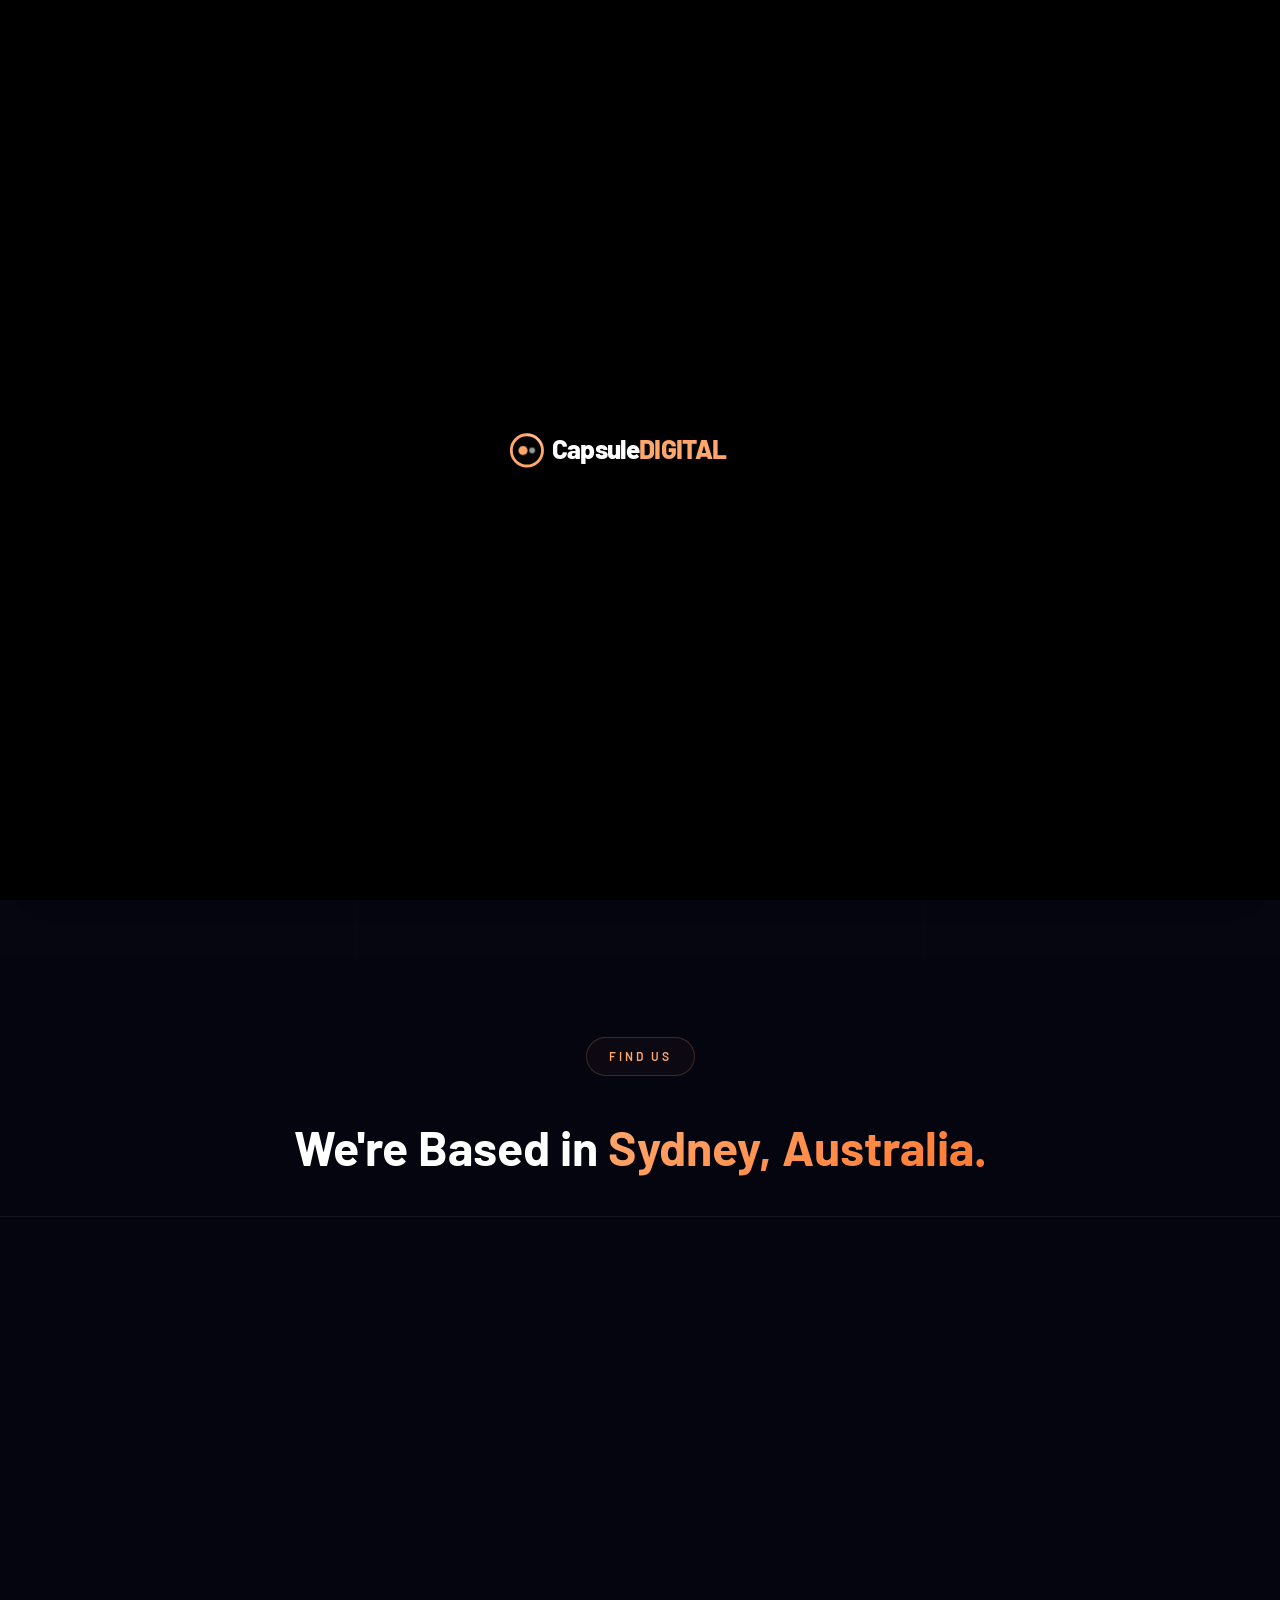
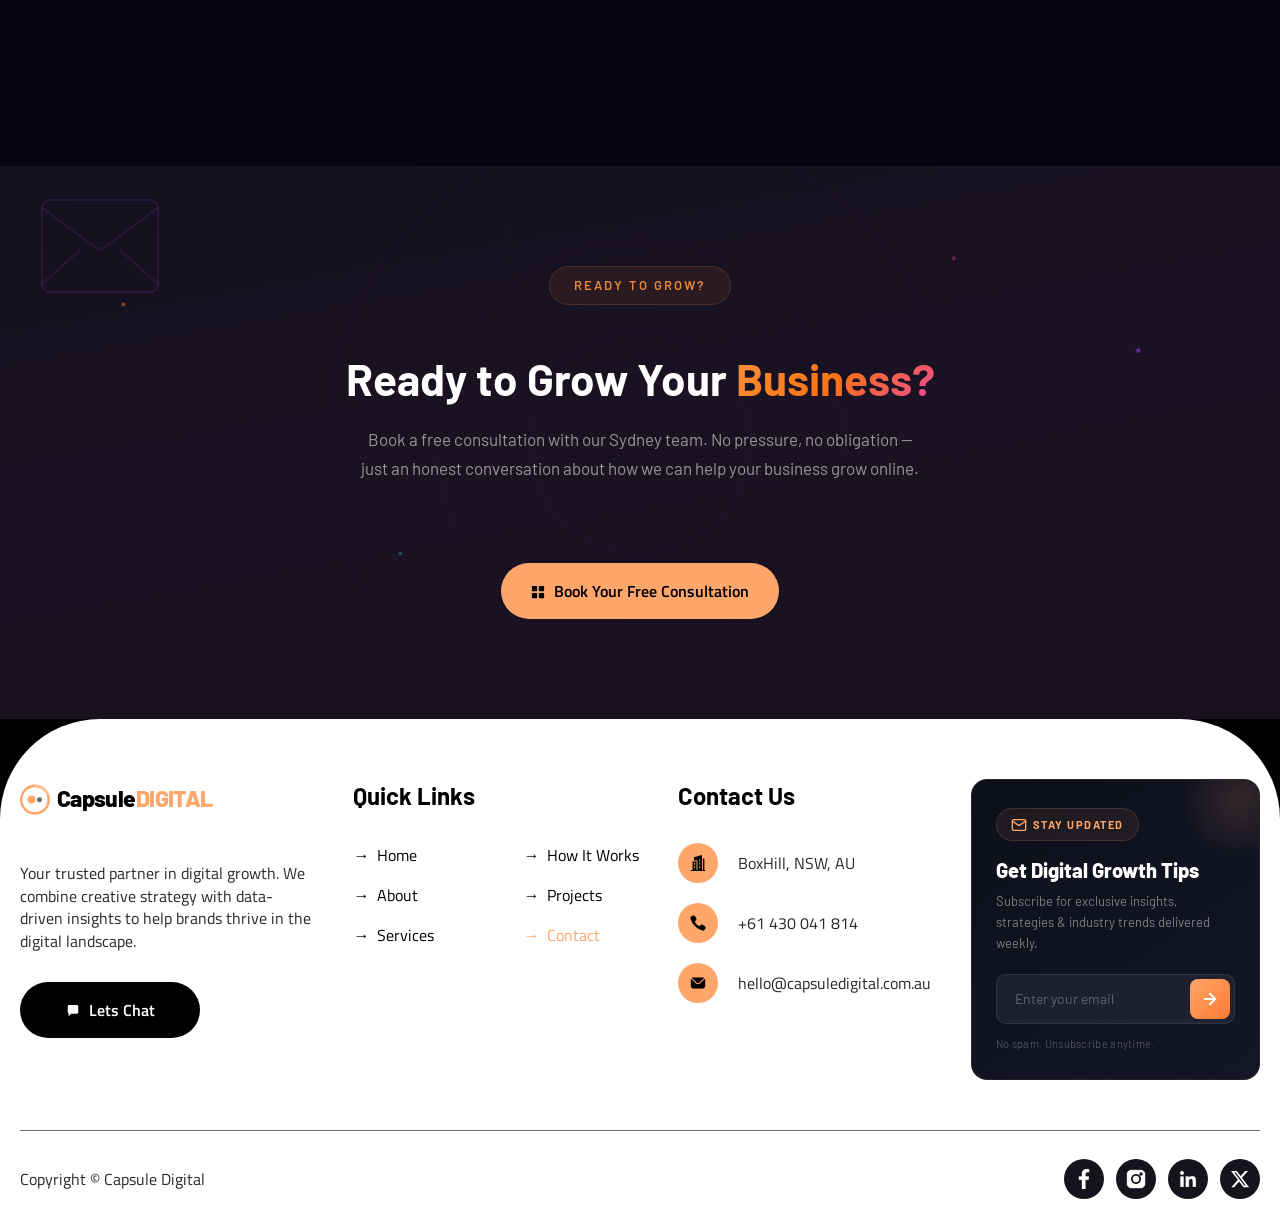
<file: contact.html>
<!doctype html>
<html
  data-wf-page="67bad91522bc0ef5852a912e"
  data-wf-site="67bad91522bc0ef5852a9133"
  lang="en"
>
  <head>
    <meta charset="utf-8" />
    <title>
      Contact Us | Capsule Digital — Sydney's Digital Marketing Agency
    </title>
    <meta
      name="description"
      content="Get in touch with Capsule Digital — Sydney's full-service digital marketing agency. Book a free consultation, call us, or send a message."
    />
    <meta
      name="keywords"
      content="contact digital marketing agency, Sydney marketing agency contact, book consultation, capsule digital contact"
    />
    <meta content="width=device-width, initial-scale=1" name="viewport" />
    <meta property="og:title" content="Contact Us | Capsule Digital" />
    <meta
      property="og:description"
      content="Ready to grow your business? Contact Capsule Digital for a free consultation."
    />
    <meta
      property="og:url"
      content="https://capsuleweb.vercel.app/contact.html"
    />
    <meta property="og:site_name" content="Capsule Digital" />
    <meta property="og:type" content="website" />
    <meta
      property="og:image"
      content="https://capsuleweb.vercel.app/assets/img/og-image.png"
    />
    <link href="assets/css/webflow.min.css" rel="stylesheet" type="text/css" />
    <link href="https://fonts.googleapis.com" rel="preconnect" />
    <link
      href="https://fonts.gstatic.com"
      rel="preconnect"
      crossorigin="anonymous"
    />
    <script src="assets/js/webfont.js" type="text/javascript"></script>
    <script type="text/javascript">
      WebFont.load({
        google: {
          families: [
            "Material Icons:regular",
            "Barlow:300,regular,500,600,700,800,900",
            "Titillium Web:300,regular,600,700,900",
          ],
        },
      });
    </script>
    <script type="text/javascript">
      !(function (o, c) {
        var n = c.documentElement,
          t = " w-mod-";
        ((n.className += t + "js"),
          "ontouchstart" in o || (o.DocumentTouch && c instanceof DocumentTouch)
            ? (n.className += t + "touch")
            : void 0);
      })(window, document);
    </script>
    <link
      href="assets/img/favicon.svg"
      rel="shortcut icon"
      type="image/x-icon"
    />
    <link rel="stylesheet" href="assets/css/swiper-bundle.min.css" />
    <link rel="stylesheet" href="assets/css/fancybox.css" />
    <link rel="stylesheet" href="assets/css/style.css" />
    <link rel="stylesheet" href="assets/css/contact-style.css" />
  </head>

  <body class="main-body">
    <!-- ========== PAGE PRELOADER ========== -->
  <div id="page-preloader">
    <div class="preloader-inner">
      <svg class="preloader-logo" viewBox="0 0 200 36" fill="none" xmlns="http://www.w3.org/2000/svg">
        <defs>
          <linearGradient id="pl-grad" x1="1" y1="6" x2="25" y2="30">
            <stop offset="0%" stop-color="#ffa66b" />
            <stop offset="100%" stop-color="#ff7a30" />
          </linearGradient>
        </defs>
        <rect class="pl-capsule" x="1" y="6" width="24" height="24" rx="12" fill="none" stroke="url(#pl-grad)" stroke-width="2.2" />
        <rect class="pl-orbit" x="1" y="6" width="24" height="24" rx="12" fill="none" stroke="white" stroke-width="1.5" />
        <circle class="pl-dot pl-dot1" cx="10" cy="18" r="3.5" fill="#ffa66b" />
        <circle class="pl-dot pl-dot2" cx="17" cy="18" r="2.2" fill="white" />
        <text class="pl-text-stroke" x="32" y="24.5" font-family="'Barlow',sans-serif" font-weight="800" font-size="20" letter-spacing="-0.5" fill="none" stroke-width="0.6"><tspan stroke="rgba(255,255,255,0.5)">Capsule</tspan><tspan stroke="rgba(255,166,107,0.5)">DIGITAL</tspan></text>
        <text class="pl-text-fill" x="32" y="24.5" font-family="'Barlow',sans-serif" font-weight="800" font-size="20" letter-spacing="-0.5"><tspan fill="white">Capsule</tspan><tspan fill="#ffa66b">DIGITAL</tspan></text>
      </svg>
    </div>
  </div>
    <div class="site-wrapper">
      <!-- ========== HERO ========== -->
      <section class="ct-hero">
        <svg
          class="ct-hero-bg"
          viewBox="0 0 1920 1080"
          preserveAspectRatio="xMidYMid slice"
          xmlns="http://www.w3.org/2000/svg"
          aria-hidden="true"
        >
          <defs>
            <radialGradient id="ct-rg1" cx="25%" cy="35%" r="55%">
              <stop offset="0%" stop-color="#ffa66b" stop-opacity="0.09" />
              <stop offset="100%" stop-color="#ffa66b" stop-opacity="0" />
            </radialGradient>
            <radialGradient id="ct-rg2" cx="80%" cy="60%" r="50%">
              <stop offset="0%" stop-color="#6366f1" stop-opacity="0.06" />
              <stop offset="100%" stop-color="#6366f1" stop-opacity="0" />
            </radialGradient>
            <filter id="ct-blur">
              <feGaussianBlur in="SourceGraphic" stdDeviation="80" />
            </filter>
            <filter id="ct-glow">
              <feGaussianBlur in="SourceGraphic" stdDeviation="3" />
            </filter>
            <linearGradient id="ct-wg" x1="0%" y1="0%" x2="100%" y2="0%">
              <stop offset="0%" stop-color="#ffa66b" stop-opacity="0" />
              <stop offset="50%" stop-color="#ffa66b" stop-opacity="0.05" />
              <stop offset="100%" stop-color="#ffa66b" stop-opacity="0" />
            </linearGradient>
          </defs>
          <ellipse
            cx="380"
            cy="350"
            rx="400"
            ry="300"
            fill="url(#ct-rg1)"
            filter="url(#ct-blur)"
          >
            <animateTransform
              attributeName="transform"
              type="translate"
              values="0,0;40,-30;-20,20;0,0"
              dur="20s"
              repeatCount="indefinite"
            />
          </ellipse>
          <ellipse
            cx="1500"
            cy="500"
            rx="350"
            ry="280"
            fill="url(#ct-rg2)"
            filter="url(#ct-blur)"
          >
            <animateTransform
              attributeName="transform"
              type="translate"
              values="0,0;-35,25;15,-15;0,0"
              dur="24s"
              repeatCount="indefinite"
            />
          </ellipse>
          <path
            d="M-200 700 Q400 580,900 700 T1800 650 T2600 720"
            fill="none"
            stroke="url(#ct-wg)"
            stroke-width="1"
          >
            <animateTransform
              attributeName="transform"
              type="translate"
              values="0,0;-20,0;0,0"
              dur="15s"
              repeatCount="indefinite"
            />
          </path>
          <g opacity="0.025">
            <line
              x1="0"
              y1="360"
              x2="1920"
              y2="360"
              stroke="#fff"
              stroke-width="0.5"
            />
            <line
              x1="0"
              y1="720"
              x2="1920"
              y2="720"
              stroke="#fff"
              stroke-width="0.5"
            />
            <line
              x1="640"
              y1="0"
              x2="640"
              y2="1080"
              stroke="#fff"
              stroke-width="0.5"
            />
            <line
              x1="1280"
              y1="0"
              x2="1280"
              y2="1080"
              stroke="#fff"
              stroke-width="0.5"
            />
          </g>
          <g filter="url(#ct-glow)">
            <circle cx="640" cy="360" r="2.5" fill="#ffa66b" opacity="0">
              <animate
                attributeName="opacity"
                values="0;0.6;0"
                dur="5s"
                repeatCount="indefinite"
              />
            </circle>
            <circle cx="1280" cy="720" r="2" fill="#6366f1" opacity="0">
              <animate
                attributeName="opacity"
                values="0;0.5;0"
                dur="6s"
                begin="2s"
                repeatCount="indefinite"
              />
            </circle>
          </g>
        </svg>
        <div class="ct-hero-noise" aria-hidden="true"></div>
        <div class="ct-vertical-title" aria-hidden="true">Contact</div>

        <div class="ct-hero-container">
          <!-- Left: Content -->
          <div class="ct-hero-content">
            <a href="index.html"
              ><div class="inner-logo">
                <svg
                  viewBox="0 0 200 36"
                  fill="none"
                  xmlns="http://www.w3.org/2000/svg"
                >
                  <defs>
                    <linearGradient id="hl-grad" x1="1" y1="6" x2="25" y2="30">
                      <stop offset="0%" stop-color="#ffa66b" />
                      <stop offset="100%" stop-color="#ff7a30" />
                    </linearGradient>
                  </defs>
                  <rect
                    class="hl-capsule"
                    x="1"
                    y="6"
                    width="24"
                    height="24"
                    rx="12"
                    fill="none"
                    stroke="url(#hl-grad)"
                    stroke-width="2.2"
                  />
                  <rect
                    class="hl-orbit"
                    x="1"
                    y="6"
                    width="24"
                    height="24"
                    rx="12"
                    fill="none"
                    stroke="white"
                    stroke-width="1.5"
                  />
                  <circle
                    class="hl-dot hl-dot1"
                    cx="10"
                    cy="18"
                    r="3.5"
                    fill="#ffa66b"
                  />
                  <circle
                    class="hl-dot hl-dot2"
                    cx="17"
                    cy="18"
                    r="2.2"
                    fill="white"
                  />
                  <text
                    class="hl-text-stroke"
                    x="32"
                    y="24.5"
                    font-family="'Barlow',sans-serif"
                    font-weight="800"
                    font-size="20"
                    letter-spacing="-0.5"
                    fill="none"
                    stroke-width="0.6"
                  ><tspan stroke="rgba(255,255,255,0.5)">Capsule</tspan><tspan stroke="rgba(255,166,107,0.5)">DIGITAL</tspan></text>
                  <text
                    class="hl-text-fill"
                    x="32"
                    y="24.5"
                    font-family="'Barlow',sans-serif"
                    font-weight="800"
                    font-size="20"
                    letter-spacing="-0.5"
                  ><tspan fill="white">Capsule</tspan><tspan fill="#ffa66b">DIGITAL</tspan></text>
                </svg>
              </div></a
            >
            <div class="ct-hero-badge">
              <span class="ct-hero-badge-dot"></span> Get In Touch
            </div>
            <h1 class="ct-hero-headline">
              Let's Build Something
              <span class="ct-hero-headline-accent">Great Together.</span>
            </h1>
            <p class="ct-hero-desc">
              Whether you have a project in mind or just want to chat about your
              digital growth — we're here. No pressure, no obligation.
            </p>

            <div class="ct-info-list">
              <div class="ct-info-item">
                <div class="ct-info-icon">
                  <svg
                    viewBox="0 0 24 24"
                    fill="none"
                    stroke="currentColor"
                    stroke-width="2"
                    stroke-linecap="round"
                    stroke-linejoin="round"
                  >
                    <path d="M21 10c0 7-9 13-9 13s-9-6-9-13a9 9 0 0118 0z" />
                    <circle cx="12" cy="10" r="3" />
                  </svg>
                </div>
                <div>
                  <div class="ct-info-label">Location</div>
                  <div class="ct-info-value">Box Hill, NSW, Australia</div>
                </div>
              </div>
              <div class="ct-info-item">
                <div class="ct-info-icon">
                  <svg
                    viewBox="0 0 24 24"
                    fill="none"
                    stroke="currentColor"
                    stroke-width="2"
                    stroke-linecap="round"
                    stroke-linejoin="round"
                  >
                    <path
                      d="M22 16.92v3a2 2 0 01-2.18 2 19.79 19.79 0 01-8.63-3.07 19.5 19.5 0 01-6-6A19.79 19.79 0 012.12 4.11 2 2 0 014.11 2h3a2 2 0 012 1.72c.127.96.361 1.903.7 2.81a2 2 0 01-.45 2.11L8.09 9.91a16 16 0 006 6l1.27-1.27a2 2 0 012.11-.45c.907.339 1.85.573 2.81.7A2 2 0 0122 16.92z"
                    />
                  </svg>
                </div>
                <div>
                  <div class="ct-info-label">Phone</div>
                  <div class="ct-info-value">
                    <a href="tel:+61430041814">+61 430 041 814</a>
                  </div>
                </div>
              </div>
              <div class="ct-info-item">
                <div class="ct-info-icon">
                  <svg
                    viewBox="0 0 24 24"
                    fill="none"
                    stroke="currentColor"
                    stroke-width="2"
                    stroke-linecap="round"
                    stroke-linejoin="round"
                  >
                    <path
                      d="M4 4h16c1.1 0 2 .9 2 2v12c0 1.1-.9 2-2 2H4c-1.1 0-2-.9-2-2V6c0-1.1.9-2 2-2z"
                    />
                    <polyline points="22,6 12,13 2,6" />
                  </svg>
                </div>
                <div>
                  <div class="ct-info-label">Email</div>
                  <div class="ct-info-value">
                    <a href="mailto:hello@capsuledigital.com.au"
                      >hello@capsuledigital.com.au</a
                    >
                  </div>
                </div>
              </div>
            </div>
          </div>

          <!-- Right: Australia Map -->
          <div class="ct-hero-visual">
            <svg
              class="ct-map-svg"
              viewBox="0 0 600 520"
              fill="none"
              xmlns="http://www.w3.org/2000/svg"
            >
              <defs>
                <linearGradient
                  id="ct-map-g"
                  x1="0%"
                  y1="0%"
                  x2="100%"
                  y2="100%"
                >
                  <stop offset="0%" stop-color="#ffa66b" stop-opacity="0.12" />
                  <stop
                    offset="100%"
                    stop-color="#6366f1"
                    stop-opacity="0.06"
                  />
                </linearGradient>
                <filter id="ct-map-glow">
                  <feGaussianBlur in="SourceGraphic" stdDeviation="6" />
                </filter>
                <radialGradient id="ct-pin-glow" cx="50%" cy="50%" r="50%">
                  <stop offset="0%" stop-color="#ffa66b" stop-opacity="0.3" />
                  <stop offset="100%" stop-color="#ffa66b" stop-opacity="0" />
                </radialGradient>
              </defs>
              <!-- Australia outline -->
              <path
                d="M165,95 C170,80 190,65 210,60 C230,55 255,58 270,52 C285,46 295,35 310,30 C325,25 345,28 358,22 C370,16 378,8 392,10 C406,12 418,22 430,28 C442,34 452,38 462,48 C472,58 478,72 488,82 C498,92 510,98 518,108 C526,118 530,130 535,145 C540,160 548,172 548,190 C548,208 540,225 538,242 C536,259 540,272 535,290 C530,308 518,322 512,340 C506,358 505,375 498,390 C491,405 478,418 468,428 C458,438 450,442 438,448 C426,454 412,458 398,462 C384,466 370,468 355,470 C340,472 322,478 308,475 C294,472 282,462 268,455 C254,448 238,445 225,438 C212,431 202,422 190,412 C178,402 165,395 155,382 C145,369 138,352 132,338 C126,324 118,312 115,298 C112,284 115,268 112,255 C109,242 100,232 98,220 C96,208 100,195 102,182 C104,169 102,158 108,145 C114,132 125,120 135,112 C145,104 160,110 165,95Z"
                fill="url(#ct-map-g)"
                stroke="rgba(255,166,107,0.2)"
                stroke-width="1.5"
              />
              <!-- Tasmania -->
              <path
                d="M445,445 C452,440 462,438 468,442 C474,446 476,456 474,464 C472,472 466,478 458,480 C450,482 440,478 436,470 C432,462 438,450 445,445Z"
                fill="url(#ct-map-g)"
                stroke="rgba(255,166,107,0.15)"
                stroke-width="1"
              />
              <!-- State borders (subtle) -->
              <g
                stroke="rgba(255,255,255,0.04)"
                stroke-width="0.8"
                stroke-dasharray="6 4"
              >
                <line x1="350" y1="30" x2="350" y2="380" />
                <line x1="250" y1="150" x2="250" y2="440" />
                <line x1="115" y1="300" x2="350" y2="300" />
                <line x1="350" y1="200" x2="540" y2="200" />
              </g>
              <!-- City dots -->
              <g filter="url(#ct-map-glow)">
                <circle cx="200" cy="370" r="3" fill="rgba(255,255,255,0.15)" />
                <!-- Perth -->
                <circle cx="310" cy="420" r="3" fill="rgba(255,255,255,0.15)" />
                <!-- Adelaide -->
                <circle cx="400" cy="380" r="3" fill="rgba(255,255,255,0.15)" />
                <!-- Melbourne -->
                <circle cx="480" cy="80" r="3" fill="rgba(255,255,255,0.15)" />
                <!-- Cairns -->
                <circle cx="500" cy="180" r="3" fill="rgba(255,255,255,0.15)" />
                <!-- Brisbane -->
              </g>
              <!-- Sydney pin glow -->
              <circle cx="478" cy="310" r="12" fill="url(#ct-pin-glow)">
                <animate
                  attributeName="r"
                  values="12;22;12"
                  dur="3s"
                  repeatCount="indefinite"
                />
                <animate
                  attributeName="opacity"
                  values="1;0.3;1"
                  dur="3s"
                  repeatCount="indefinite"
                />
              </circle>
              <!-- Radar rings -->
              <circle
                cx="478"
                cy="310"
                r="8"
                fill="none"
                stroke="#ffa66b"
                stroke-width="0.8"
                opacity="0"
              >
                <animate
                  attributeName="r"
                  values="8;45"
                  dur="2.5s"
                  repeatCount="indefinite"
                />
                <animate
                  attributeName="opacity"
                  values="0.4;0"
                  dur="2.5s"
                  repeatCount="indefinite"
                />
              </circle>
              <circle
                cx="478"
                cy="310"
                r="8"
                fill="none"
                stroke="#ffa66b"
                stroke-width="0.6"
                opacity="0"
              >
                <animate
                  attributeName="r"
                  values="8;45"
                  dur="2.5s"
                  begin="0.8s"
                  repeatCount="indefinite"
                />
                <animate
                  attributeName="opacity"
                  values="0.3;0"
                  dur="2.5s"
                  begin="0.8s"
                  repeatCount="indefinite"
                />
              </circle>
              <circle
                cx="478"
                cy="310"
                r="8"
                fill="none"
                stroke="#ffa66b"
                stroke-width="0.4"
                opacity="0"
              >
                <animate
                  attributeName="r"
                  values="8;45"
                  dur="2.5s"
                  begin="1.6s"
                  repeatCount="indefinite"
                />
                <animate
                  attributeName="opacity"
                  values="0.2;0"
                  dur="2.5s"
                  begin="1.6s"
                  repeatCount="indefinite"
                />
              </circle>
              <!-- Sydney pin -->
              <g style="animation: ctPinBounce 3s ease-in-out infinite">
                <circle
                  cx="478"
                  cy="310"
                  r="8"
                  fill="#ffa66b"
                  stroke="#fff"
                  stroke-width="2"
                />
                <circle cx="478" cy="310" r="3" fill="#fff" />
              </g>
              <!-- Sydney label -->
              <rect
                x="492"
                y="295"
                width="80"
                height="28"
                rx="8"
                fill="rgba(255,166,107,0.12)"
                stroke="rgba(255,166,107,0.3)"
                stroke-width="0.8"
              />
              <text
                x="502"
                y="314"
                font-family="'Barlow',sans-serif"
                font-weight="700"
                font-size="12"
                fill="#ffa66b"
              >
                Sydney
              </text>
              <!-- City labels (subtle) -->
              <text
                x="155"
                y="390"
                font-family="'Barlow',sans-serif"
                font-size="9"
                fill="rgba(255,255,255,0.15)"
              >
                Perth
              </text>
              <text
                x="285"
                y="440"
                font-family="'Barlow',sans-serif"
                font-size="9"
                fill="rgba(255,255,255,0.15)"
              >
                Adelaide
              </text>
              <text
                x="378"
                y="400"
                font-family="'Barlow',sans-serif"
                font-size="9"
                fill="rgba(255,255,255,0.15)"
              >
                Melbourne
              </text>
              <text
                x="505"
                y="195"
                font-family="'Barlow',sans-serif"
                font-size="9"
                fill="rgba(255,255,255,0.15)"
              >
                Brisbane
              </text>
            </svg>
          </div>
        </div>
      </section>

      <!-- ========== MAP SECTION ========== -->
      <section class="ct-map-section">
        <div class="ct-map-header ct-reveal">
          <div class="ct-section-badge">Find Us</div>
          <h2 class="ct-map-heading">
            We're Based in <span class="accent">Sydney, Australia.</span>
          </h2>
        </div>
        <div class="ct-map-wrapper">
          <iframe
            src="https://www.google.com/maps/embed?pb=!1m18!1m12!1m3!1d26520.33!2d151.0!3d-33.75!2m3!1f0!2f0!3f0!3m2!1i1024!2i768!4f13.1!3m3!1m2!1s0x6b12a3e0e4b0e0a1%3A0x5017d681632bfc0!2sBox%20Hill%20NSW%202765%2C%20Australia!5e0!3m2!1sen!2sau!4v1710000000000!5m2!1sen!2sau"
            width="100%"
            height="100%"
            style="border: 0"
            allowfullscreen=""
            loading="lazy"
            referrerpolicy="no-referrer-when-downgrade"
          ></iframe>
        </div>
      </section>

      <!-- ========== CTA BANNER ========== -->
      <section id="cta-banner" class="cta-banner-section">
        <svg
          class="cta-envelope-icon"
          viewBox="0 0 120 96"
          fill="none"
          xmlns="http://www.w3.org/2000/svg"
          aria-hidden="true"
        >
          <rect
            x="2"
            y="2"
            width="116"
            height="92"
            rx="8"
            stroke="currentColor"
            stroke-width="2.5"
            stroke-linecap="round"
            stroke-linejoin="round"
          />
          <path
            d="M2 10l54.5 40a6 6 0 006.9 0L118 10"
            stroke="currentColor"
            stroke-width="2.5"
            stroke-linecap="round"
            stroke-linejoin="round"
          />
          <path
            d="M2 86l38-34"
            stroke="currentColor"
            stroke-width="2.5"
            stroke-linecap="round"
            stroke-linejoin="round"
          />
          <path
            d="M80 52l38 34"
            stroke="currentColor"
            stroke-width="2.5"
            stroke-linecap="round"
            stroke-linejoin="round"
          />
        </svg>
        <svg
          class="cta-bg-svg"
          xmlns="http://www.w3.org/2000/svg"
          viewBox="0 0 1920 600"
          preserveAspectRatio="xMidYMid slice"
          aria-hidden="true"
        >
          <circle
            class="cta-ring cta-ring--1"
            cx="960"
            cy="300"
            r="120"
            fill="none"
            stroke="rgba(168,85,247,0.08)"
            stroke-width="1"
          />
          <circle
            class="cta-ring cta-ring--2"
            cx="960"
            cy="300"
            r="220"
            fill="none"
            stroke="rgba(236,72,153,0.06)"
            stroke-width="1"
          />
          <circle
            class="cta-ring cta-ring--3"
            cx="960"
            cy="300"
            r="340"
            fill="none"
            stroke="rgba(168,85,247,0.04)"
            stroke-width="1"
          />
          <circle
            class="cta-sparkle cta-sparkle--1"
            cx="400"
            cy="150"
            r="2"
            fill="rgba(251,146,60,0.5)"
          />
          <circle
            class="cta-sparkle cta-sparkle--2"
            cx="1500"
            cy="200"
            r="2.5"
            fill="rgba(168,85,247,0.5)"
          />
          <circle
            class="cta-sparkle cta-sparkle--3"
            cx="700"
            cy="420"
            r="1.8"
            fill="rgba(45,212,191,0.4)"
          />
          <circle
            class="cta-sparkle cta-sparkle--4"
            cx="1300"
            cy="100"
            r="2"
            fill="rgba(236,72,153,0.4)"
          />
          <circle
            class="cta-sparkle cta-sparkle--5"
            cx="200"
            cy="350"
            r="1.5"
            fill="rgba(99,102,241,0.4)"
          />
          <circle
            class="cta-sparkle cta-sparkle--6"
            cx="1700"
            cy="400"
            r="2"
            fill="rgba(251,146,60,0.35)"
          />
        </svg>
        <div class="container">
          <div
            class="cta-banner-inner"
            data-w-id="cta-banner-inner"
            style="
              transform: translate3d(0, 50px, 0) scale3d(1, 1, 1) rotateX(0)
                rotateY(0) rotateZ(0) skew(0, 0);
              opacity: 0;
            "
          >
            <div class="cta-banner__badge">Ready to Grow?</div>
            <h2 class="cta-banner__heading">
              Ready to Grow Your
              <span class="cta-banner__heading-accent">Business?</span>
            </h2>
            <p class="cta-banner__text">
              Book a free consultation with our Sydney team. No pressure, no
              obligation — just an honest conversation about how we can help
              your business grow online.
            </p>
            <div class="hiw-cta-wrapper">
              <a
                href="https://calendly.com/capsuledigitalau"
                target="_blank"
                class="primary-button w-inline-block"
                ><div class="button-text-wrapper-26px">
                  <div class="default-text">
                    <svg
                      class="btn-icon"
                      viewBox="0 0 16 16"
                      fill="currentColor"
                    >
                      <rect x="1" y="1" width="6" height="6" rx="1" />
                      <rect x="9" y="1" width="6" height="6" rx="1" />
                      <rect x="1" y="9" width="6" height="6" rx="1" />
                      <rect x="9" y="9" width="6" height="6" rx="1" />
                    </svg>
                    Book Your Free Consultation
                  </div>
                  <div class="default-text">
                    <svg
                      class="btn-icon"
                      viewBox="0 0 16 16"
                      fill="currentColor"
                    >
                      <rect x="1" y="1" width="6" height="6" rx="1" />
                      <rect x="9" y="1" width="6" height="6" rx="1" />
                      <rect x="1" y="9" width="6" height="6" rx="1" />
                      <rect x="9" y="9" width="6" height="6" rx="1" />
                    </svg>
                    Book Your Free Consultation
                  </div>
                </div>
                <div class="hover-color"></div>
                <div class="circle-position">
                  <div class="_15px-circle"></div>
                </div>
                <div class="circle-position">
                  <div class="_15px-circle"></div></div
              ></a>
            </div>
          </div>
        </div>
      </section>

      <!-- ========== FOOTER ========== -->
      <footer class="footer">
        <div class="container">
          <div class="footer-wrapper">
            <div
              id="w-node-aac83d4d-a525-7650-b0e5-0bd9af40d404-3321ffb5"
              class="footer-block"
            >
              <a href="index.html"><div id="footer-logo-anim">
                <svg viewBox="0 0 240 36" fill="none" xmlns="http://www.w3.org/2000/svg">
                  <defs>
                    <linearGradient id="fl-grad" x1="1" y1="6" x2="25" y2="30">
                      <stop offset="0%" stop-color="#ffa66b" />
                      <stop offset="100%" stop-color="#ff7a30" />
                    </linearGradient>
                  </defs>
                  <rect class="hl-capsule" x="1" y="6" width="24" height="24" rx="12" fill="none" stroke="url(#fl-grad)" stroke-width="2.2" />
                  <rect class="hl-orbit" x="1" y="6" width="24" height="24" rx="12" fill="none" stroke="white" stroke-width="1.5" />
                  <circle class="hl-dot hl-dot1" cx="10" cy="18" r="3.5" fill="#ffa66b" />
                  <circle class="hl-dot hl-dot2" cx="17" cy="18" r="2.2" fill="black" />
                  <text class="hl-text-stroke" x="32" y="24.5" font-family="'Barlow',sans-serif" font-weight="800" font-size="20" letter-spacing="-0.5" fill="none" stroke-width="0.6"><tspan stroke="rgba(0,0,0,0.5)">Capsule</tspan><tspan stroke="rgba(255,166,107,0.5)">DIGITAL</tspan></text>
                  <text class="hl-text-fill" x="32" y="24.5" font-family="'Barlow',sans-serif" font-weight="800" font-size="20" letter-spacing="-0.5"><tspan fill="black">Capsule</tspan><tspan fill="#ffa66b">DIGITAL</tspan></text>
                </svg>
              </div></a>
              <p class="secondary-paragraph">
                Your trusted partner in digital growth. We combine creative
                strategy with data-driven insights to help brands thrive in the
                digital landscape.
              </p>
              <a
                href="mailto:info@capsuledigital.com.au?subject=Mail"
                class="primary-button w-variant-6f5e2ada-8a34-dc97-6a6a-4bcc7fede4da w-inline-block"
                ><div class="button-text-wrapper-26px">
                  <div class="default-text">
                    <svg
                      class="btn-icon"
                      viewBox="0 0 16 16"
                      fill="currentColor"
                    >
                      <path
                        d="M2 2.5A1.5 1.5 0 013.5 1h9A1.5 1.5 0 0114 2.5v7a1.5 1.5 0 01-1.5 1.5H6l-3 3v-3A1.5 1.5 0 012 9.5v-7z"
                      />
                    </svg>
                    Lets Chat
                  </div>
                  <div class="default-text">
                    <svg
                      class="btn-icon"
                      viewBox="0 0 16 16"
                      fill="currentColor"
                    >
                      <path
                        d="M2 2.5A1.5 1.5 0 013.5 1h9A1.5 1.5 0 0114 2.5v7a1.5 1.5 0 01-1.5 1.5H6l-3 3v-3A1.5 1.5 0 012 9.5v-7z"
                      />
                    </svg>
                    Lets Chat
                  </div>
                </div>
                <div
                  class="hover-color w-variant-6f5e2ada-8a34-dc97-6a6a-4bcc7fede4da"
                ></div>
                <div class="circle-position">
                  <div class="_15px-circle"></div>
                </div>
                <div class="circle-position">
                  <div class="_15px-circle"></div></div
              ></a>
            </div>
            <div class="footer-block footer-block--links-merged">
              <h4 class="footer-title-24px">Quick Links</h4>
              <div class="link-list link-list--2col">
                <div class="link-list__col">
                  <a
                    href="index.html"
                    class="footer-link-wrapper w-inline-block"
                    ><div class="footer-link">
                      <div class="text">Home</div>
                      <div class="text">Home</div>
                    </div>
                    <div class="mask"><div class="nav-border"></div></div></a
                  ><a
                    href="aboutus.html"
                    class="footer-link-wrapper w-inline-block"
                    ><div class="footer-link">
                      <div class="text">About</div>
                      <div class="text">About</div>
                    </div>
                    <div class="mask"><div class="nav-border"></div></div></a
                  ><a
                    href="services.html"
                    class="footer-link-wrapper w-inline-block"
                    ><div class="footer-link">
                      <div class="text">Services</div>
                      <div class="text">Services</div>
                    </div>
                    <div class="mask"><div class="nav-border"></div></div
                  ></a>
                </div>
                <div class="link-list__col">
                  <a
                    href="how-it-works.html"
                    class="footer-link-wrapper w-inline-block"
                    ><div class="footer-link">
                      <div class="text">How It Works</div>
                      <div class="text">How It Works</div>
                    </div>
                    <div class="mask"><div class="nav-border"></div></div></a
                  ><a
                    href="projects.html"
                    class="footer-link-wrapper w-inline-block"
                    ><div class="footer-link">
                      <div class="text">Projects</div>
                      <div class="text">Projects</div>
                    </div>
                    <div class="mask"><div class="nav-border"></div></div></a
                  ><a
                    href="contact.html"
                    class="footer-link-wrapper w-inline-block"
                    ><div class="footer-link">
                      <div class="text">Contact</div>
                      <div class="text">Contact</div>
                    </div>
                    <div class="mask"><div class="nav-border"></div></div
                  ></a>
                </div>
              </div>
            </div>
            <div
              id="w-node-aac83d4d-a525-7650-b0e5-0bd9af40d457-3321ffb5"
              class="footer-block"
            >
              <h4 class="footer-title-24px">Contact Us</h4>
              <div class="vertical-left-stretch-20px-gap">
                <div class="horizontal-left-center-20px-gap">
                  <div class="footer-icon-primary">
                    <img
                      loading="lazy"
                      src="assets/img/icon-building.png"
                      alt=""
                      class="image-16px"
                    />
                  </div>
                  <p class="secondary-paragraph">BoxHill, NSW, AU</p>
                </div>
                <div class="horizontal-left-center-20px-gap">
                  <div class="footer-icon-primary">
                    <img
                      loading="lazy"
                      src="assets/img/icon-phone.png"
                      alt=""
                      class="image-16px"
                    />
                  </div>
                  <p class="secondary-paragraph">+61 430 041 814</p>
                </div>
                <div class="horizontal-left-center-20px-gap">
                  <div class="footer-icon-primary">
                    <img
                      loading="lazy"
                      src="assets/img/icon-mail.png"
                      alt=""
                      class="image-16px"
                    />
                  </div>
                  <p class="secondary-paragraph">hello@capsuledigital.com.au</p>
                </div>
              </div>
            </div>
            <!-- Newsletter CTA -->
            <div class="footer-block footer-block--newsletter">
              <div class="footer-newsletter-card">
                <div class="footer-newsletter-glow"></div>
                <div class="footer-newsletter-content">
                  <div class="footer-newsletter-badge">
                    <svg
                      width="16"
                      height="16"
                      viewBox="0 0 24 24"
                      fill="none"
                      stroke="currentColor"
                      stroke-width="2"
                      stroke-linecap="round"
                      stroke-linejoin="round"
                    >
                      <path
                        d="M4 4h16c1.1 0 2 .9 2 2v12c0 1.1-.9 2-2 2H4c-1.1 0-2-.9-2-2V6c0-1.1.9-2 2-2z"
                      />
                      <polyline points="22,6 12,13 2,6" />
                    </svg>
                    Stay Updated
                  </div>
                  <h4 class="footer-newsletter-title">
                    Get Digital Growth Tips
                  </h4>
                  <p class="footer-newsletter-desc">
                    Subscribe for exclusive insights, strategies & industry
                    trends delivered weekly.
                  </p>
                  <form
                    class="footer-newsletter-form"
                    onsubmit="event.preventDefault()"
                  >
                    <div class="footer-newsletter-input-wrap">
                      <input
                        type="email"
                        placeholder="Enter your email"
                        class="footer-newsletter-input"
                        required
                      />
                      <button
                        type="submit"
                        class="footer-newsletter-btn"
                        aria-label="Subscribe"
                      >
                        <svg
                          width="18"
                          height="18"
                          viewBox="0 0 24 24"
                          fill="none"
                          stroke="currentColor"
                          stroke-width="2.5"
                          stroke-linecap="round"
                          stroke-linejoin="round"
                        >
                          <line x1="5" y1="12" x2="19" y2="12" />
                          <polyline points="12 5 19 12 12 19" />
                        </svg>
                      </button>
                    </div>
                  </form>
                  <p class="footer-newsletter-privacy">
                    No spam. Unsubscribe anytime.
                  </p>
                </div>
              </div>
            </div>
          </div>
          <div class="copyrights-bottom">
            <p class="secondary-paragraph">Copyright &copy; Capsule Digital</p>
            <div class="horizontal-left-center-12px-gap">
              <a
                href="https://www.facebook.com/capsuledigitalau"
                target="_blank"
                class="footer-social-icon w-inline-block"
                ><img
                  loading="lazy"
                  src="assets/img/facebook.png"
                  alt=""
                  class="footer-icon" /></a
              ><a
                href="https://www.instagram.com/capsuledigitalau"
                target="_blank"
                class="footer-social-icon w-inline-block"
                ><img
                  loading="lazy"
                  src="assets/img/instagram.avif"
                  alt=""
                  class="footer-icon" /></a
              ><a
                href="https://www.linkedin.com/company/capsuledigitalau/"
                class="footer-social-icon w-inline-block"
                ><img
                  loading="lazy"
                  src="assets/img/linkedin.avif"
                  alt=""
                  class="footer-icon" /></a
              ><a
                href="https://x.com/capsuledigitalau"
                target="_blank"
                class="footer-social-icon w-inline-block"
                ><img
                  loading="lazy"
                  src="assets/img/x.svg"
                  alt=""
                  class="footer-icon"
              /></a>
            </div>
          </div>
        </div>
        <div class="cursor-mouse-wrapper">
          <div class="main-cursor">
            <div class="cursor-mouse-pointer">
              <div class="side-parts"></div>
              <div class="cursor-mouse"></div>
              <div class="side-parts"></div>
            </div>
            <div class="cursor-circle"></div>
          </div>
        </div>
        <div class="site-line-wrapper">
          <div class="line"><div class="line-infinity _1"></div></div>
          <div class="line"><div class="line-infinity _2"></div></div>
          <div class="line"><div class="line-infinity _1"></div></div>
          <div class="line _3"><div class="line-infinity _3"></div></div>
          <div class="line"><div class="line-infinity _2"></div></div>
        </div>
        <div class="navbar-hide-show-effect"></div>
      </footer>

      <!-- ========== NAVBAR ========== -->
      <div
        data-animation="over-left"
        class="navbar-main w-nav"
        data-easing2="ease"
        data-easing="ease-out-quart"
        data-collapse="medium"
        data-w-id="51e4b855-d29a-c7d2-d7af-78ea1dffdf68"
        role="banner"
        data-duration="1000"
        id="navbar"
      >
        <div data-w-id="c76b6fed-3aed-ab99-7de7-d9bfd4af655e" class="navbar">
          <a href="index.html" class="site-logo-wrapper w-inline-block"
            ><img
              loading="lazy"
              src="assets/img/logo-marketingflow.svg"
              alt=""
              class="site-logo"
          /></a>
          <nav role="navigation" class="nav-menu-wrapper w-nav-menu">
            <div class="drawer-logo-wrapper">
              <a href="index.html" class="drawer-logo-link"
                ><img
                  src="assets/img/logo-marketingflow.svg"
                  alt="Capsule Digital"
                  class="drawer-logo"
              /></a>
            </div>
            <div class="nav-menu">
              <a href="index.html" class="nav-link-wrapper w-inline-block"
                ><div class="nav-link">
                  <div class="default-text">Home</div>
                  <div class="default-text black-heading">Home</div>
                </div>
                <div class="absolute-hover-bottom"></div
              ></a>
              <a href="aboutus.html" class="nav-link-wrapper w-inline-block"
                ><div class="nav-link">
                  <div class="default-text">About</div>
                  <div class="default-text black-heading">About</div>
                </div>
                <div class="absolute-hover-bottom"></div
              ></a>
              <a href="services.html" class="nav-link-wrapper w-inline-block"
                ><div class="nav-link">
                  <div class="default-text">Services</div>
                  <div class="default-text black-heading">Services</div>
                </div>
                <div class="absolute-hover-bottom"></div
              ></a>
              <a
                href="how-it-works.html"
                class="nav-link-wrapper w-inline-block"
                ><div class="nav-link">
                  <div class="default-text">How It Works</div>
                  <div class="default-text black-heading">How It Works</div>
                </div>
                <div class="absolute-hover-bottom"></div
              ></a>
              <a href="projects.html" class="nav-link-wrapper w-inline-block"
                ><div class="nav-link">
                  <div class="default-text">Projects</div>
                  <div class="default-text black-heading">Projects</div>
                </div>
                <div class="absolute-hover-bottom"></div
              ></a>
              <a
                href="index.html#why-choose-us"
                class="nav-link-wrapper w-inline-block"
                ><div class="nav-link">
                  <div class="default-text">Why Us</div>
                  <div class="default-text black-heading">Why Us</div>
                </div>
                <div class="absolute-hover-bottom"></div
              ></a>
              <a href="index.html#faq" class="nav-link-wrapper w-inline-block"
                ><div class="nav-link">
                  <div class="default-text">FAQ</div>
                  <div class="default-text black-heading">FAQ</div>
                </div>
                <div class="absolute-hover-bottom"></div
              ></a>
              <a href="contact.html" class="nav-link-wrapper w-inline-block"
                ><div class="nav-link">
                  <div class="default-text">Contact</div>
                  <div class="default-text black-heading">Contact</div>
                </div>
                <div class="absolute-hover-bottom"></div
              ></a>
            </div>
            <div class="drawer-social-links">
              <a
                href="https://facebook.com"
                target="_blank"
                class="drawer-social-icon"
                ><img
                  loading="lazy"
                  src="assets/img/facebook.png"
                  alt="Facebook" /></a
              ><a
                href="https://instagram.com"
                target="_blank"
                class="drawer-social-icon"
                ><img
                  loading="lazy"
                  src="assets/img/instagram.avif"
                  alt="Instagram" /></a
              ><a
                href="https://www.linkedin.com/"
                target="_blank"
                class="drawer-social-icon"
                ><img
                  loading="lazy"
                  src="assets/img/linkedin.avif"
                  alt="LinkedIn" /></a
              ><a
                href="https://youtube.com"
                target="_blank"
                class="drawer-social-icon"
                ><img
                  loading="lazy"
                  src="assets/img/youtube.avif"
                  alt="YouTube"
              /></a>
            </div>
            <div class="close-navbar-icon w-nav-button">
              <div class="close-icon-rotate-white">close</div>
            </div>
          </nav>
          <div
            data-w-id="9a96b02d-8ef7-1e01-7587-a899f2e2e3ad"
            class="hamburger-menu w-nav-button"
          >
            <div class="bars">
              <div class="bar-wrapper">
                <div class="hamburger-line _1"></div>
                <div class="_5px-hover-style _1"></div>
              </div>
              <div class="bar-wrapper">
                <div class="hamburger-line _2"></div>
                <div class="_5px-hover-style _2"></div>
              </div>
              <div class="bar-wrapper">
                <div class="hamburger-line _3"></div>
                <div class="_5px-hover-style _3"></div>
              </div>
            </div>
          </div>
        </div>
      </div>
    </div>

    <script src="assets/js/swiper-bundle.min.js"></script>
    <script src="assets/js/fancybox.umd.js"></script>
    <script src="assets/js/script.js?v=16"></script>
    <script>
      document.addEventListener("DOMContentLoaded", function () {
        // Scroll reveal
        var revealEls = document.querySelectorAll(".ct-reveal");
        var obs = new IntersectionObserver(
          function (entries) {
            entries.forEach(function (entry) {
              if (entry.isIntersecting) {
                entry.target.classList.add("revealed");
                obs.unobserve(entry.target);
              }
            });
          },
          { threshold: 0.12, rootMargin: "0px 0px -40px 0px" },
        );
        revealEls.forEach(function (el) {
          obs.observe(el);
        });

        // CTA reveal
        var ctaInner = document.querySelector(".cta-banner-inner");
        if (ctaInner) {
          var ctaObs = new IntersectionObserver(
            function (entries) {
              entries.forEach(function (entry) {
                if (entry.isIntersecting) {
                  ctaInner.style.transform =
                    "translate3d(0,0,0) scale3d(1,1,1)";
                  ctaInner.style.opacity = "1";
                  ctaInner.style.transition =
                    "transform 0.8s cubic-bezier(0.16,1,0.3,1), opacity 0.8s ease";
                  ctaObs.unobserve(entry.target);
                }
              });
            },
            { threshold: 0.2 },
          );
          ctaObs.observe(ctaInner);
        }
      });
    </script>
  </body>
</html>
</file>
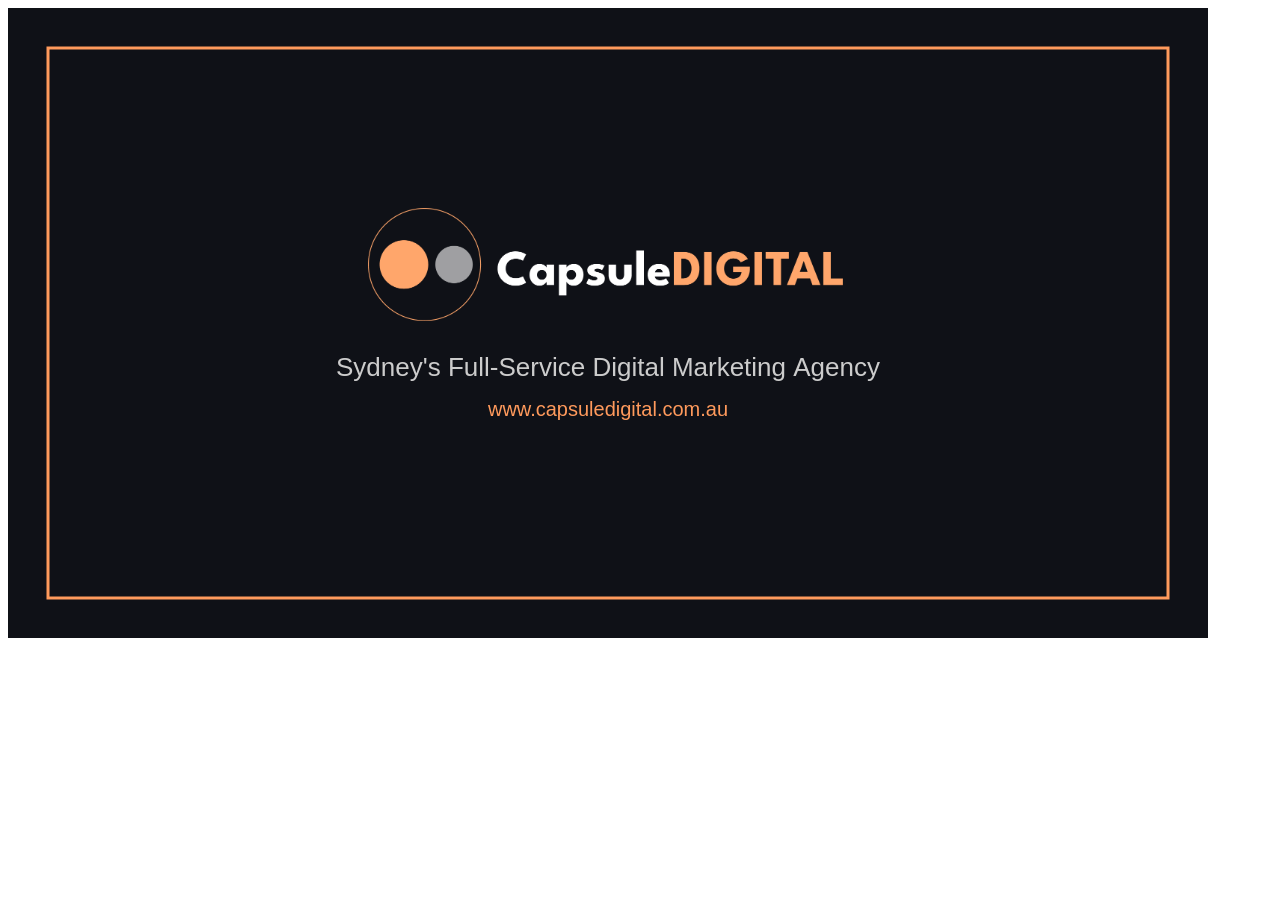
<file: generate-og-image.html>
<!DOCTYPE html>
<html>
<body>
<canvas id="c" width="1200" height="630"></canvas>
<script>
const canvas = document.getElementById('c');
const ctx = canvas.getContext('2d');

// Dark background
ctx.fillStyle = '#0f1117';
ctx.fillRect(0, 0, 1200, 630);

// Subtle border accent
ctx.strokeStyle = '#ff9a5c';
ctx.lineWidth = 3;
ctx.strokeRect(40, 40, 1120, 550);

// Load the logo and draw it smaller & centered
const img = new Image();
img.onload = function() {
  const maxW = 480, maxH = 160;
  let w = img.width, h = img.height;
  const scale = Math.min(maxW / w, maxH / h);
  w *= scale;
  h *= scale;
  const x = (1200 - w) / 2;
  const y = 200;
  ctx.drawImage(img, x, y, w, h);

  // Tagline
  ctx.fillStyle = '#cccccc';
  ctx.font = '400 26px "Segoe UI", Arial, sans-serif';
  ctx.textAlign = 'center';
  ctx.fillText("Sydney's Full-Service Digital Marketing Agency", 600, y + h + 55);

  // Website URL
  ctx.fillStyle = '#ff9a5c';
  ctx.font = '400 20px "Segoe UI", Arial, sans-serif';
  ctx.fillText('www.capsuledigital.com.au', 600, y + h + 95);

  // Auto download
  const link = document.createElement('a');
  link.download = 'og-image.png';
  link.href = canvas.toDataURL('image/png');
  link.click();
};
img.src = 'capsuleDIGITAL.png';
</script>
</body>
</html>
</file>
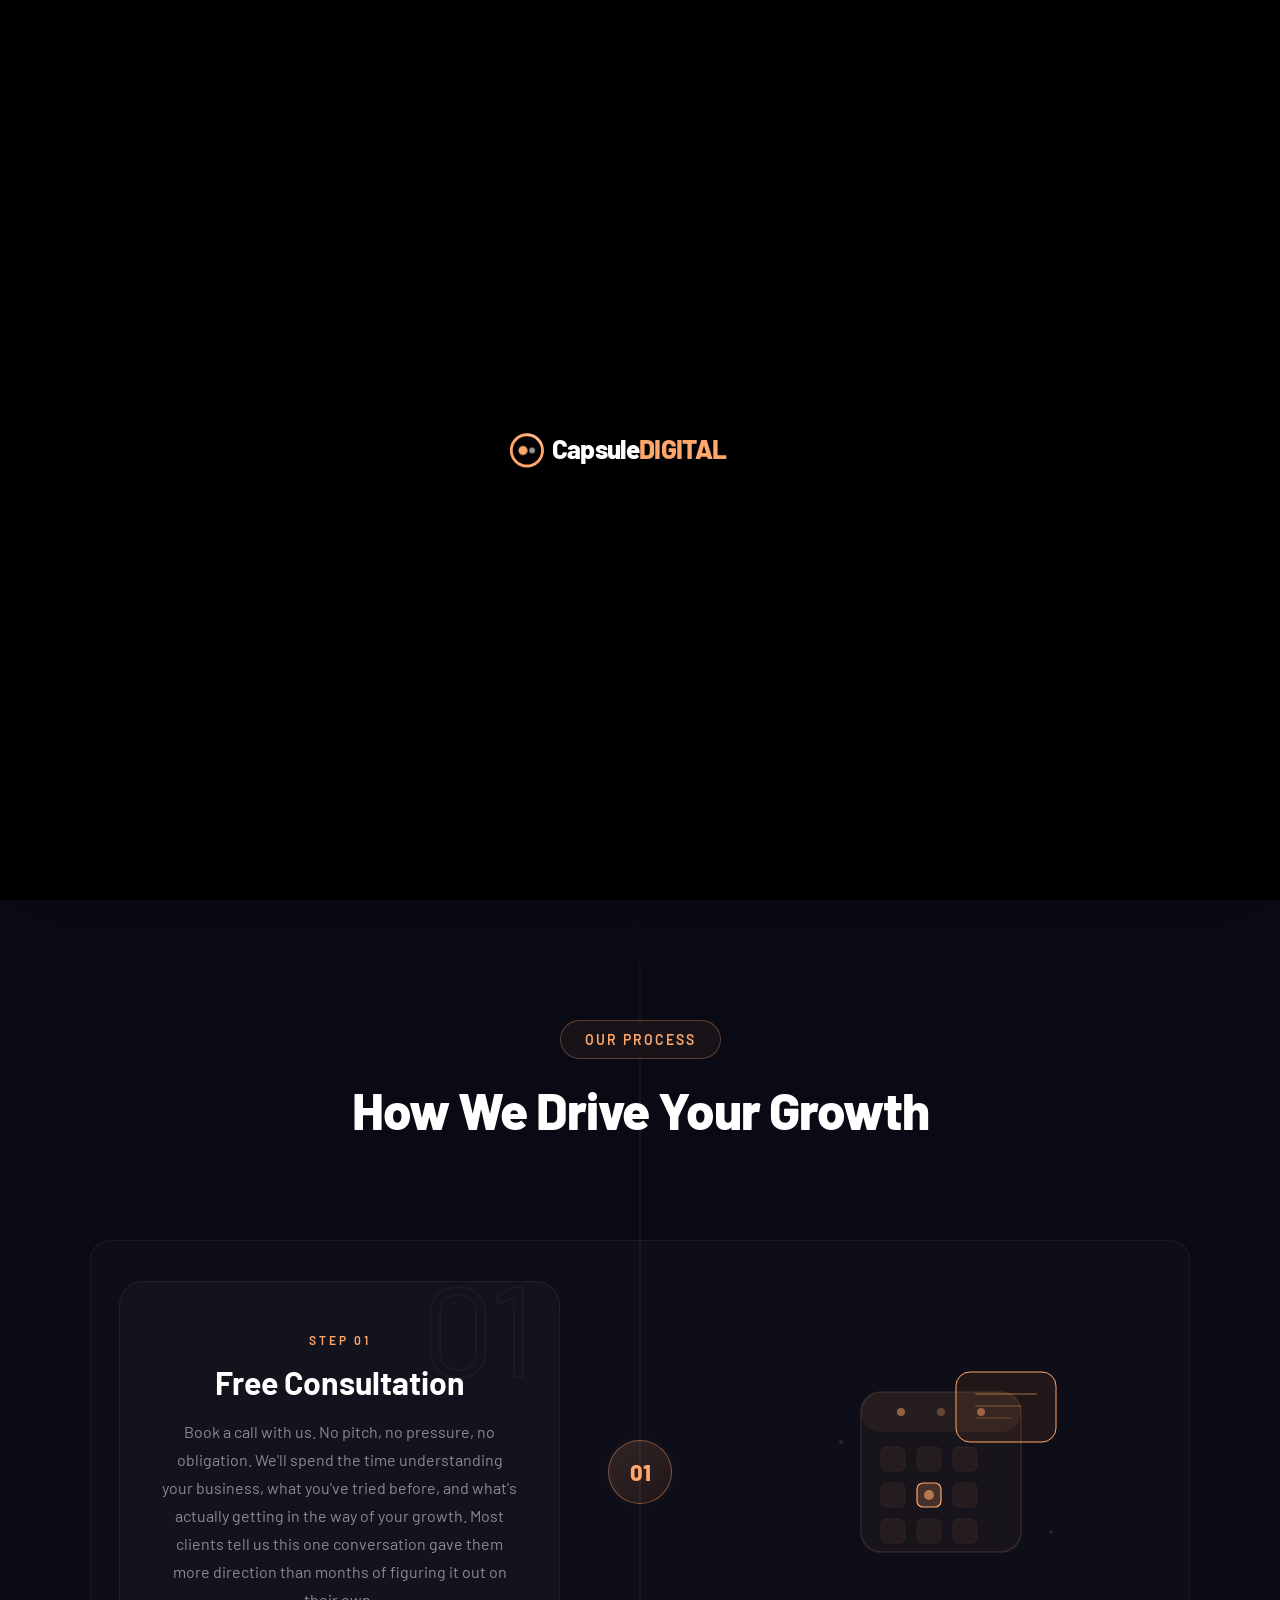
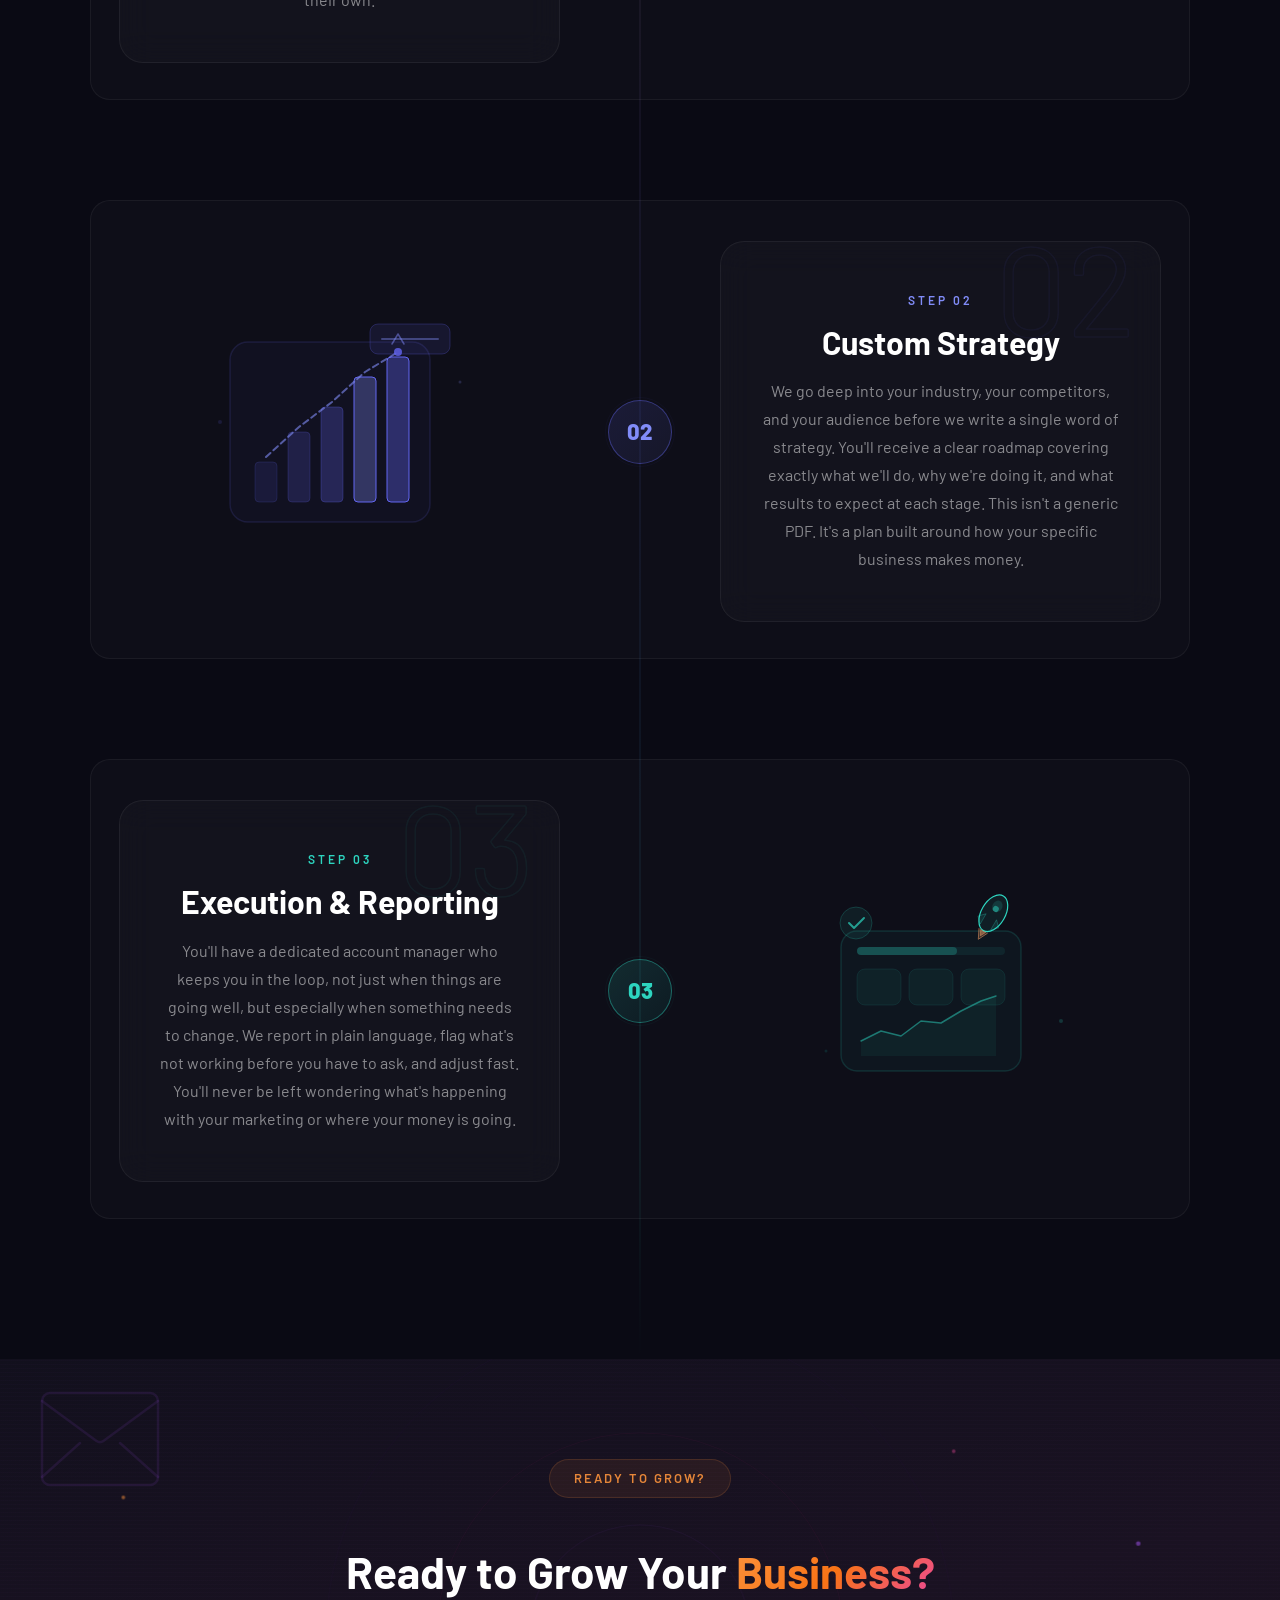
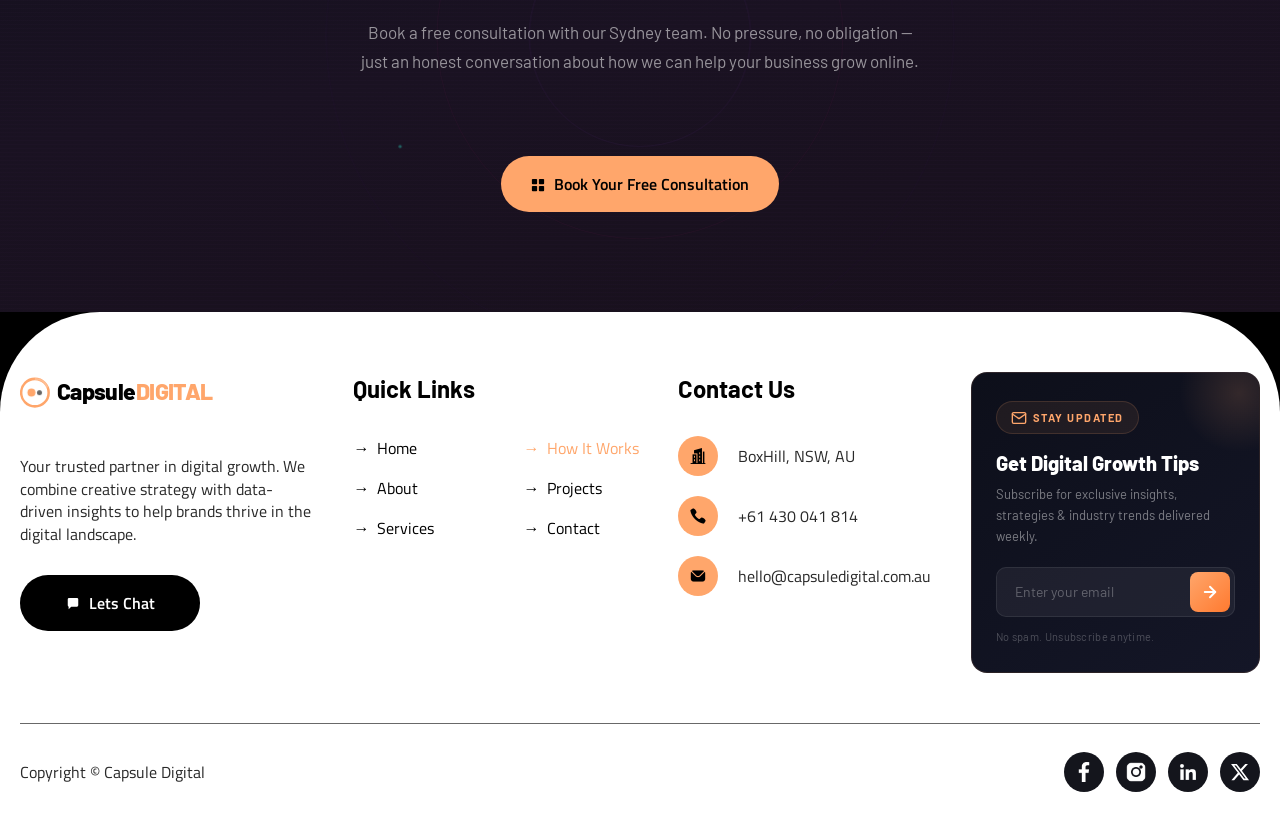
<file: how-it-works.html>
<!doctype html>
<html
  data-wf-page="67bad91522bc0ef5852a912e"
  data-wf-site="67bad91522bc0ef5852a9133"
  lang="en"
>
  <head>
    <meta charset="utf-8" />
    <title>
      How It Works | Capsule Digital — Sydney's Digital Marketing Agency
    </title>
    <meta
      name="description"
      content="Learn how Capsule Digital works — from free consultation to custom strategy to execution and reporting. Three simple steps to grow your business."
    />
    <meta
      name="keywords"
      content="how it works, digital marketing process, free consultation, marketing strategy, Sydney agency"
    />
    <meta content="width=device-width, initial-scale=1" name="viewport" />
    <meta property="og:title" content="How It Works | Capsule Digital" />
    <meta
      property="og:description"
      content="Three simple steps to grow your business online with Capsule Digital."
    />
    <meta
      property="og:url"
      content="https://capsuleweb.vercel.app/how-it-works.html"
    />
    <meta property="og:site_name" content="Capsule Digital" />
    <meta property="og:type" content="website" />
    <meta
      property="og:image"
      content="https://capsuleweb.vercel.app/assets/img/og-image.png"
    />
    <link href="assets/css/webflow.min.css" rel="stylesheet" type="text/css" />
    <link href="https://fonts.googleapis.com" rel="preconnect" />
    <link
      href="https://fonts.gstatic.com"
      rel="preconnect"
      crossorigin="anonymous"
    />
    <script src="assets/js/webfont.js" type="text/javascript"></script>
    <script type="text/javascript">
      WebFont.load({
        google: {
          families: [
            "Material Icons:regular",
            "Barlow:300,regular,500,600,700,800,900",
            "Titillium Web:300,regular,600,700,900",
          ],
        },
      });
    </script>
    <script type="text/javascript">
      !(function (o, c) {
        var n = c.documentElement,
          t = " w-mod-";
        ((n.className += t + "js"),
          "ontouchstart" in o || (o.DocumentTouch && c instanceof DocumentTouch)
            ? (n.className += t + "touch")
            : void 0);
      })(window, document);
    </script>
    <link
      href="assets/img/favicon.svg"
      rel="shortcut icon"
      type="image/x-icon"
    />
    <link rel="stylesheet" href="assets/css/swiper-bundle.min.css" />
    <link rel="stylesheet" href="assets/css/fancybox.css" />
    <link rel="stylesheet" href="assets/css/style.css" />
    <link rel="stylesheet" href="assets/css/how-it-works-style.css" />
    <style>
      .navbar-main.w-nav.hiw-nav-visible {
        transform: translateY(0%) !important;
      }
      .hiw-typewriter {
        display: inline;
      }
    </style>
  </head>

  <body class="main-body">
    <!-- ========== PAGE PRELOADER ========== -->
  <div id="page-preloader">
    <div class="preloader-inner">
      <svg class="preloader-logo" viewBox="0 0 200 36" fill="none" xmlns="http://www.w3.org/2000/svg">
        <defs>
          <linearGradient id="pl-grad" x1="1" y1="6" x2="25" y2="30">
            <stop offset="0%" stop-color="#ffa66b" />
            <stop offset="100%" stop-color="#ff7a30" />
          </linearGradient>
        </defs>
        <rect class="pl-capsule" x="1" y="6" width="24" height="24" rx="12" fill="none" stroke="url(#pl-grad)" stroke-width="2.2" />
        <rect class="pl-orbit" x="1" y="6" width="24" height="24" rx="12" fill="none" stroke="white" stroke-width="1.5" />
        <circle class="pl-dot pl-dot1" cx="10" cy="18" r="3.5" fill="#ffa66b" />
        <circle class="pl-dot pl-dot2" cx="17" cy="18" r="2.2" fill="white" />
        <text class="pl-text-stroke" x="32" y="24.5" font-family="'Barlow',sans-serif" font-weight="800" font-size="20" letter-spacing="-0.5" fill="none" stroke-width="0.6"><tspan stroke="rgba(255,255,255,0.5)">Capsule</tspan><tspan stroke="rgba(255,166,107,0.5)">DIGITAL</tspan></text>
        <text class="pl-text-fill" x="32" y="24.5" font-family="'Barlow',sans-serif" font-weight="800" font-size="20" letter-spacing="-0.5"><tspan fill="white">Capsule</tspan><tspan fill="#ffa66b">DIGITAL</tspan></text>
      </svg>
    </div>
  </div>

    <div class="site-wrapper">
      <!-- ========== NAVBAR ========== -->
      <div
        data-animation="over-left"
        class="navbar-main w-nav"
        data-easing2="ease"
        data-easing="ease-out-quart"
        data-collapse="medium"
        data-w-id="51e4b855-d29a-c7d2-d7af-78ea1dffdf68"
        role="banner"
        data-duration="1000"
        id="navbar"
      >
        <div data-w-id="c76b6fed-3aed-ab99-7de7-d9bfd4af655e" class="navbar">
          <a
            href="index.html"
            aria-current="page"
            class="site-logo-wrapper w-inline-block w--current"
            ><img
              loading="lazy"
              src="assets/img/logo-marketingflow.svg"
              alt=""
              class="site-logo"
          /></a>
          <nav role="navigation" class="nav-menu-wrapper w-nav-menu">
            <div class="drawer-logo-wrapper">
              <a href="index.html" class="drawer-logo-link"
                ><img
                  src="assets/img/logo-marketingflow.svg"
                  alt="Capsule Digital"
                  class="drawer-logo"
              /></a>
            </div>
            <div class="nav-menu">
              <a href="index.html" class="nav-link-wrapper w-inline-block"
                ><div class="nav-link">
                  <div class="default-text">Home</div>
                  <div class="default-text black-heading">Home</div>
                </div>
                <div class="absolute-hover-bottom"></div
              ></a>
              <a href="aboutus.html" class="nav-link-wrapper w-inline-block"
                ><div class="nav-link">
                  <div class="default-text">About</div>
                  <div class="default-text black-heading">About</div>
                </div>
                <div class="absolute-hover-bottom"></div
              ></a>
              <a href="services.html" class="nav-link-wrapper w-inline-block"
                ><div class="nav-link">
                  <div class="default-text">Services</div>
                  <div class="default-text black-heading">Services</div>
                </div>
                <div class="absolute-hover-bottom"></div
              ></a>
              <a href="how-it-works.html" class="nav-link-wrapper w-inline-block"
                ><div class="nav-link">
                  <div class="default-text">How It Works</div>
                  <div class="default-text black-heading">How It Works</div>
                </div>
                <div class="absolute-hover-bottom"></div
              ></a>
              <a href="projects.html" class="nav-link-wrapper w-inline-block"
                ><div class="nav-link">
                  <div class="default-text">Projects</div>
                  <div class="default-text black-heading">Projects</div>
                </div>
                <div class="absolute-hover-bottom"></div
              ></a>
              <a href="index.html#why-choose-us" class="nav-link-wrapper w-inline-block"
                ><div class="nav-link">
                  <div class="default-text">Why Us</div>
                  <div class="default-text black-heading">Why Us</div>
                </div>
                <div class="absolute-hover-bottom"></div
              ></a>
              <a href="index.html#faq" class="nav-link-wrapper w-inline-block"
                ><div class="nav-link">
                  <div class="default-text">FAQ</div>
                  <div class="default-text black-heading">FAQ</div>
                </div>
                <div class="absolute-hover-bottom"></div
              ></a>
              <a href="contact.html" class="nav-link-wrapper w-inline-block"
                ><div class="nav-link">
                  <div class="default-text">Contact</div>
                  <div class="default-text black-heading">Contact</div>
                </div>
                <div class="absolute-hover-bottom"></div
              ></a>
            </div>
            <div class="drawer-social-links">
              <a
                href="https://facebook.com"
                target="_blank"
                class="drawer-social-icon"
                ><img
                  loading="lazy"
                  src="assets/img/facebook.png"
                  alt="Facebook"
              /></a>
              <a
                href="https://instagram.com"
                target="_blank"
                class="drawer-social-icon"
                ><img
                  loading="lazy"
                  src="assets/img/instagram.avif"
                  alt="Instagram"
              /></a>
              <a
                href="https://www.linkedin.com/"
                target="_blank"
                class="drawer-social-icon"
                ><img
                  loading="lazy"
                  src="assets/img/linkedin.avif"
                  alt="LinkedIn"
              /></a>
              <a
                href="https://youtube.com"
                target="_blank"
                class="drawer-social-icon"
                ><img
                  loading="lazy"
                  src="assets/img/youtube.avif"
                  alt="YouTube"
              /></a>
            </div>
            <div class="close-navbar-icon w-nav-button">
              <div class="close-icon-rotate-white">close</div>
            </div>
          </nav>
          <div
            data-w-id="9a96b02d-8ef7-1e01-7587-a899f2e2e3ad"
            class="hamburger-menu w-nav-button"
          >
            <div class="bars">
              <div class="bar-wrapper">
                <div class="hamburger-line _1"></div>
                <div class="_5px-hover-style _1"></div>
              </div>
              <div class="bar-wrapper">
                <div class="hamburger-line _2"></div>
                <div class="_5px-hover-style _2"></div>
              </div>
              <div class="bar-wrapper">
                <div class="hamburger-line _3"></div>
                <div class="_5px-hover-style _3"></div>
              </div>
            </div>
          </div>
        </div>
      </div>

      <!-- ========== HERO — ORBITAL PROCESS FLOW ========== -->
      <section class="hiw-hero">
        <!-- Gradient mesh blobs -->
        <div class="hiw-blob hiw-blob--orange"></div>
        <div class="hiw-blob hiw-blob--indigo"></div>
        <div class="hiw-blob hiw-blob--teal"></div>

        <!-- Scan lines -->
        <div class="hiw-scanlines"></div>
        <div class="hiw-scan-beam"></div>

        <!-- Animated SVG Background -->
        <svg
          class="hiw-hero-bg"
          viewBox="0 0 1920 1080"
          preserveAspectRatio="xMidYMid slice"
          xmlns="http://www.w3.org/2000/svg"
          aria-hidden="true"
        >
          <defs>
            <radialGradient id="hiw-rg1" cx="50%" cy="50%" r="50%">
              <stop offset="0%" stop-color="#ffa66b" stop-opacity="0.06" />
              <stop offset="100%" stop-color="#ffa66b" stop-opacity="0" />
            </radialGradient>
          </defs>

          <!-- Orbital Ring 1 -->
          <g
            class="hiw-orbit-ring hiw-orbit-ring--1"
            style="transform-origin: 960px 540px"
          >
            <ellipse
              cx="960"
              cy="540"
              rx="380"
              ry="180"
              fill="none"
              stroke="rgba(255,166,107,0.08)"
              stroke-width="1"
              stroke-dasharray="12 8"
            />
            <circle
              cx="1340"
              cy="540"
              r="4"
              fill="#ffa66b"
              opacity="0.5"
              class="hiw-particle"
            />
            <circle
              cx="580"
              cy="540"
              r="3"
              fill="#ffa66b"
              opacity="0.3"
              class="hiw-particle"
              style="animation-delay: 1.5s"
            />
          </g>

          <!-- Orbital Ring 2 -->
          <g
            class="hiw-orbit-ring hiw-orbit-ring--2"
            style="transform-origin: 960px 540px"
          >
            <ellipse
              cx="960"
              cy="540"
              rx="300"
              ry="300"
              fill="none"
              stroke="rgba(99,102,241,0.07)"
              stroke-width="1"
              stroke-dasharray="16 10"
            />
            <circle
              cx="960"
              cy="240"
              r="3.5"
              fill="#6366f1"
              opacity="0.5"
              class="hiw-particle"
              style="animation-delay: 0.8s"
            />
            <circle
              cx="960"
              cy="840"
              r="2.5"
              fill="#818cf8"
              opacity="0.3"
              class="hiw-particle"
              style="animation-delay: 2s"
            />
          </g>

          <!-- Orbital Ring 3 -->
          <g
            class="hiw-orbit-ring hiw-orbit-ring--3"
            style="transform-origin: 960px 540px"
          >
            <ellipse
              cx="960"
              cy="540"
              rx="500"
              ry="240"
              fill="none"
              stroke="rgba(45,212,191,0.05)"
              stroke-width="1"
              stroke-dasharray="20 12"
            />
            <circle
              cx="1460"
              cy="540"
              r="3"
              fill="#2dd4bf"
              opacity="0.4"
              class="hiw-particle"
              style="animation-delay: 0.5s"
            />
            <circle
              cx="460"
              cy="540"
              r="2"
              fill="#2dd4bf"
              opacity="0.25"
              class="hiw-particle"
              style="animation-delay: 1.2s"
            />
          </g>

          <!-- Scattered floating particles -->
          <circle
            cx="200"
            cy="180"
            r="1.5"
            fill="#ffa66b"
            opacity="0.3"
            class="hiw-particle"
            style="animation-delay: 0.3s"
          />
          <circle
            cx="1700"
            cy="300"
            r="2"
            fill="#6366f1"
            opacity="0.25"
            class="hiw-particle"
            style="animation-delay: 1s"
          />
          <circle
            cx="400"
            cy="800"
            r="1.8"
            fill="#2dd4bf"
            opacity="0.2"
            class="hiw-particle"
            style="animation-delay: 2.2s"
          />
          <circle
            cx="1500"
            cy="750"
            r="1.5"
            fill="#ffa66b"
            opacity="0.2"
            class="hiw-particle"
            style="animation-delay: 0.7s"
          />
          <circle
            cx="800"
            cy="150"
            r="2"
            fill="#818cf8"
            opacity="0.2"
            class="hiw-particle"
            style="animation-delay: 1.8s"
          />
          <circle
            cx="1100"
            cy="900"
            r="1.8"
            fill="#2dd4bf"
            opacity="0.15"
            class="hiw-particle"
            style="animation-delay: 2.5s"
          />
          <circle
            cx="300"
            cy="500"
            r="1.2"
            fill="#ffa66b"
            opacity="0.2"
            class="hiw-particle"
            style="animation-delay: 0.9s"
          />
          <circle
            cx="1600"
            cy="550"
            r="1.5"
            fill="#6366f1"
            opacity="0.2"
            class="hiw-particle"
            style="animation-delay: 1.6s"
          />
        </svg>

        <!-- Vertical stroke title -->
        <div class="hiw-vertical-title" aria-hidden="true">How It Works</div>

        <!-- Hero Content -->
        <div class="hiw-hero-content">
          <!-- Hero Logo Draw Animation -->
          <a href="index.html"><div class="inner-logo">
            <svg viewBox="0 0 200 36" fill="none" xmlns="http://www.w3.org/2000/svg">
              <defs><linearGradient id="hl-grad" x1="1" y1="6" x2="25" y2="30"><stop offset="0%" stop-color="#ffa66b"/><stop offset="100%" stop-color="#ff7a30"/></linearGradient></defs>
              <rect class="hl-capsule" x="1" y="6" width="24" height="24" rx="12" fill="none" stroke="url(#hl-grad)" stroke-width="2.2"/>
              <rect class="hl-orbit" x="1" y="6" width="24" height="24" rx="12" fill="none" stroke="white" stroke-width="1.5"/>
              <circle class="hl-dot hl-dot1" cx="10" cy="18" r="3.5" fill="#ffa66b"/>
              <circle class="hl-dot hl-dot2" cx="17" cy="18" r="2.2" fill="white"/>
              <text class="hl-text-stroke" x="32" y="24.5" font-family="'Barlow',sans-serif" font-weight="800" font-size="20" letter-spacing="-0.5" fill="none" stroke-width="0.6"><tspan stroke="rgba(255,255,255,0.5)">Capsule</tspan><tspan stroke="rgba(255,166,107,0.5)">DIGITAL</tspan></text>
              <text class="hl-text-fill" x="32" y="24.5" font-family="'Barlow',sans-serif" font-weight="800" font-size="20" letter-spacing="-0.5"><tspan fill="white">Capsule</tspan><tspan fill="#ffa66b">DIGITAL</tspan></text>
            </svg>
          </div></a>
          <div class="hiw-badge">[ How It Works ]</div>
          <h1 class="hiw-hero-heading">
            <span id="hiw-typewriter" class="hiw-typewriter"></span>
          </h1>
          <p class="hiw-hero-sub">
            No fluff, no guesswork. Just a clear, proven process that turns your
            marketing into a growth engine — from first conversation to
            measurable results.
          </p>

          <!-- Step indicator pills -->
          <div class="hiw-pills-wrapper">
            <div class="hiw-pill hiw-pill--1">01</div>
            <div class="hiw-pill-connector">
              <svg
                viewBox="0 0 80 20"
                fill="none"
                xmlns="http://www.w3.org/2000/svg"
              >
                <line
                  x1="0"
                  y1="10"
                  x2="80"
                  y2="10"
                  stroke="rgba(255,166,107,0.4)"
                  stroke-width="1.5"
                  stroke-dasharray="6 4"
                  class="hiw-pill-connector-line"
                />
              </svg>
            </div>
            <div class="hiw-pill hiw-pill--2">02</div>
            <div class="hiw-pill-connector">
              <svg
                viewBox="0 0 80 20"
                fill="none"
                xmlns="http://www.w3.org/2000/svg"
              >
                <line
                  x1="0"
                  y1="10"
                  x2="80"
                  y2="10"
                  stroke="rgba(99,102,241,0.4)"
                  stroke-width="1.5"
                  stroke-dasharray="6 4"
                  class="hiw-pill-connector-line"
                />
              </svg>
            </div>
            <div class="hiw-pill hiw-pill--3">03</div>
          </div>

          <div class="hiw-hero-cta">
            <a
              href="https://calendly.com/capsuledigitalau"
              target="_blank"
              class="primary-button w-inline-block"
            >
              <div class="button-text-wrapper-26px">
                <div class="default-text">
                  <svg class="btn-icon" viewBox="0 0 16 16" fill="currentColor">
                    <rect x="1" y="1" width="6" height="6" rx="1" />
                    <rect x="9" y="1" width="6" height="6" rx="1" />
                    <rect x="1" y="9" width="6" height="6" rx="1" />
                    <rect x="9" y="9" width="6" height="6" rx="1" />
                  </svg>
                  Book Your Free Consultation
                </div>
                <div class="default-text">
                  <svg class="btn-icon" viewBox="0 0 16 16" fill="currentColor">
                    <rect x="1" y="1" width="6" height="6" rx="1" />
                    <rect x="9" y="1" width="6" height="6" rx="1" />
                    <rect x="1" y="9" width="6" height="6" rx="1" />
                    <rect x="9" y="9" width="6" height="6" rx="1" />
                  </svg>
                  Book Your Free Consultation
                </div>
              </div>
              <div class="hover-color"></div>
              <div class="circle-position">
                <div class="_15px-circle"></div>
              </div>
              <div class="circle-position">
                <div class="_15px-circle"></div>
              </div>
            </a>
          </div>
        </div>

        <!-- Scroll down indicator -->
        <div class="hiw-scroll-hint">
          <!-- <span class="hiw-scroll-hint-text">Scroll</span> -->
          <svg
            class="hiw-scroll-hint-arrow"
            width="20"
            height="28"
            viewBox="0 0 20 28"
            fill="none"
            xmlns="http://www.w3.org/2000/svg"
          >
            <rect
              x="6"
              y="1"
              width="8"
              height="14"
              rx="4"
              stroke="rgba(255,255,255,0.3)"
              stroke-width="1.5"
            />
            <line
              x1="10"
              y1="5"
              x2="10"
              y2="9"
              stroke="rgba(255,166,107,0.6)"
              stroke-width="1.5"
              stroke-linecap="round"
            />
            <path
              d="M4 20l6 6 6-6"
              stroke="rgba(255,255,255,0.2)"
              stroke-width="1.5"
              stroke-linecap="round"
              stroke-linejoin="round"
            />
          </svg>
        </div>
      </section>

      <!-- ========== STEPS SECTION ========== -->
      <section class="hiw-steps-section">
        <div class="hiw-steps-header">
          <div class="hiw-badge">Our Process</div>
          <h2 class="hiw-steps-title">How We Drive Your Growth</h2>
        </div>

        <div class="hiw-steps-container">
          <!-- STEP 1 — Free Consultation -->
          <div class="hiw-step hiw-step--1" data-hiw-reveal>
            <div class="hiw-step-card">
              <div class="hiw-step-big-num">01</div>
              <div class="hiw-step-label">Step 01</div>
              <h3 class="hiw-step-title">Free Consultation</h3>
              <p class="hiw-step-desc">
                Book a call with us. No pitch, no pressure, no obligation. We'll
                spend the time understanding your business, what you've tried
                before, and what's actually getting in the way of your growth.
                Most clients tell us this one conversation gave them more
                direction than months of figuring it out on their own.
              </p>
            </div>
            <div class="hiw-step-node">
              <span class="hiw-step-node-num">01</span>
            </div>
            <div class="hiw-step-illust">
              <svg
                class="hiw-illust-glow"
                viewBox="0 0 280 220"
                fill="none"
                xmlns="http://www.w3.org/2000/svg"
              >
                <!-- Calendar/Chat illustration -->
                <rect
                  x="60"
                  y="30"
                  width="160"
                  height="160"
                  rx="20"
                  fill="rgba(255,166,107,0.04)"
                  stroke="rgba(255,166,107,0.15)"
                  stroke-width="1.5"
                />
                <!-- Calendar header -->
                <rect
                  x="60"
                  y="30"
                  width="160"
                  height="40"
                  rx="20"
                  fill="rgba(255,166,107,0.06)"
                />
                <circle cx="100" cy="50" r="4" fill="#ffa66b" opacity="0.5" />
                <circle cx="140" cy="50" r="4" fill="#ffa66b" opacity="0.3" />
                <circle cx="180" cy="50" r="4" fill="#ffa66b" opacity="0.5" />
                <!-- Calendar grid -->
                <rect
                  x="80"
                  y="85"
                  width="24"
                  height="24"
                  rx="6"
                  fill="rgba(255,166,107,0.06)"
                  stroke="rgba(255,166,107,0.1)"
                  stroke-width="0.8"
                />
                <rect
                  x="116"
                  y="85"
                  width="24"
                  height="24"
                  rx="6"
                  fill="rgba(255,166,107,0.06)"
                  stroke="rgba(255,166,107,0.1)"
                  stroke-width="0.8"
                />
                <rect
                  x="152"
                  y="85"
                  width="24"
                  height="24"
                  rx="6"
                  fill="rgba(255,166,107,0.06)"
                  stroke="rgba(255,166,107,0.1)"
                  stroke-width="0.8"
                />
                <rect
                  x="80"
                  y="121"
                  width="24"
                  height="24"
                  rx="6"
                  fill="rgba(255,166,107,0.06)"
                  stroke="rgba(255,166,107,0.1)"
                  stroke-width="0.8"
                />
                <rect
                  x="116"
                  y="121"
                  width="24"
                  height="24"
                  rx="6"
                  fill="rgba(255,166,107,0.2)"
                  stroke="#ffa66b"
                  stroke-width="1.2"
                />
                <circle cx="128" cy="133" r="5" fill="#ffa66b" opacity="0.6" />
                <rect
                  x="152"
                  y="121"
                  width="24"
                  height="24"
                  rx="6"
                  fill="rgba(255,166,107,0.06)"
                  stroke="rgba(255,166,107,0.1)"
                  stroke-width="0.8"
                />
                <rect
                  x="80"
                  y="157"
                  width="24"
                  height="24"
                  rx="6"
                  fill="rgba(255,166,107,0.06)"
                  stroke="rgba(255,166,107,0.1)"
                  stroke-width="0.8"
                />
                <rect
                  x="116"
                  y="157"
                  width="24"
                  height="24"
                  rx="6"
                  fill="rgba(255,166,107,0.06)"
                  stroke="rgba(255,166,107,0.1)"
                  stroke-width="0.8"
                />
                <rect
                  x="152"
                  y="157"
                  width="24"
                  height="24"
                  rx="6"
                  fill="rgba(255,166,107,0.06)"
                  stroke="rgba(255,166,107,0.1)"
                  stroke-width="0.8"
                />
                <!-- Chat bubble overlay -->
                <rect
                  x="155"
                  y="10"
                  width="100"
                  height="70"
                  rx="14"
                  fill="rgba(255,122,48,0.08)"
                  stroke="#ffa66b"
                  stroke-width="1"
                />
                <line
                  x1="175"
                  y1="32"
                  x2="235"
                  y2="32"
                  stroke="rgba(255,166,107,0.3)"
                  stroke-width="2"
                  stroke-linecap="round"
                />
                <line
                  x1="175"
                  y1="44"
                  x2="220"
                  y2="44"
                  stroke="rgba(255,166,107,0.2)"
                  stroke-width="2"
                  stroke-linecap="round"
                />
                <line
                  x1="175"
                  y1="56"
                  x2="210"
                  y2="56"
                  stroke="rgba(255,166,107,0.15)"
                  stroke-width="2"
                  stroke-linecap="round"
                />
                <!-- Decorative dots -->
                <circle
                  cx="40"
                  cy="80"
                  r="2"
                  fill="#ffa66b"
                  opacity="0.15"
                  class="hiw-particle"
                />
                <circle
                  cx="250"
                  cy="170"
                  r="1.5"
                  fill="#ffa66b"
                  opacity="0.2"
                  class="hiw-particle"
                  style="animation-delay: 1s"
                />
              </svg>
            </div>
          </div>

          <!-- STEP 2 — Custom Strategy -->
          <div class="hiw-step hiw-step--2" data-hiw-reveal>
            <div class="hiw-step-illust">
              <svg
                class="hiw-illust-glow"
                viewBox="0 0 280 220"
                fill="none"
                xmlns="http://www.w3.org/2000/svg"
              >
                <!-- Roadmap/Chart illustration -->
                <!-- Main card -->
                <rect
                  x="30"
                  y="20"
                  width="200"
                  height="180"
                  rx="18"
                  fill="rgba(99,102,241,0.04)"
                  stroke="rgba(99,102,241,0.15)"
                  stroke-width="1.5"
                />
                <!-- Chart bars -->
                <rect
                  x="55"
                  y="140"
                  width="22"
                  height="40"
                  rx="4"
                  fill="rgba(99,102,241,0.12)"
                  stroke="rgba(99,102,241,0.2)"
                  stroke-width="0.8"
                />
                <rect
                  x="88"
                  y="110"
                  width="22"
                  height="70"
                  rx="4"
                  fill="rgba(99,102,241,0.18)"
                  stroke="rgba(99,102,241,0.25)"
                  stroke-width="0.8"
                />
                <rect
                  x="121"
                  y="85"
                  width="22"
                  height="95"
                  rx="4"
                  fill="rgba(99,102,241,0.25)"
                  stroke="rgba(99,102,241,0.35)"
                  stroke-width="0.8"
                />
                <rect
                  x="154"
                  y="55"
                  width="22"
                  height="125"
                  rx="4"
                  fill="rgba(129,140,248,0.3)"
                  stroke="#6366f1"
                  stroke-width="1"
                />
                <rect
                  x="187"
                  y="35"
                  width="22"
                  height="145"
                  rx="4"
                  fill="rgba(99,102,241,0.35)"
                  stroke="#6366f1"
                  stroke-width="1"
                />
                <!-- Trend line -->
                <path
                  d="M66 135 L99 105 L132 80 L165 50 L198 30"
                  stroke="#818cf8"
                  stroke-width="2"
                  stroke-linecap="round"
                  stroke-linejoin="round"
                  opacity="0.6"
                  stroke-dasharray="6 4"
                />
                <circle cx="198" cy="30" r="4" fill="#6366f1" opacity="0.8" />
                <!-- Arrow up -->
                <path
                  d="M192 22 L198 12 L204 22"
                  stroke="#818cf8"
                  stroke-width="1.5"
                  stroke-linecap="round"
                  stroke-linejoin="round"
                  opacity="0.5"
                />
                <!-- Floating badge -->
                <rect
                  x="170"
                  y="2"
                  width="80"
                  height="30"
                  rx="8"
                  fill="rgba(99,102,241,0.1)"
                  stroke="rgba(99,102,241,0.25)"
                  stroke-width="1"
                />
                <line
                  x1="182"
                  y1="17"
                  x2="238"
                  y2="17"
                  stroke="rgba(129,140,248,0.4)"
                  stroke-width="2"
                  stroke-linecap="round"
                />
                <!-- Decorative -->
                <circle
                  cx="20"
                  cy="100"
                  r="2"
                  fill="#6366f1"
                  opacity="0.15"
                  class="hiw-particle"
                  style="animation-delay: 0.5s"
                />
                <circle
                  cx="260"
                  cy="60"
                  r="1.5"
                  fill="#818cf8"
                  opacity="0.2"
                  class="hiw-particle"
                  style="animation-delay: 1.5s"
                />
              </svg>
            </div>
            <div class="hiw-step-node">
              <span class="hiw-step-node-num">02</span>
            </div>
            <div class="hiw-step-card">
              <div class="hiw-step-big-num">02</div>
              <div class="hiw-step-label">Step 02</div>
              <h3 class="hiw-step-title">Custom Strategy</h3>
              <p class="hiw-step-desc">
                We go deep into your industry, your competitors, and your
                audience before we write a single word of strategy. You'll
                receive a clear roadmap covering exactly what we'll do, why
                we're doing it, and what results to expect at each stage. This
                isn't a generic PDF. It's a plan built around how your specific
                business makes money.
              </p>
            </div>
          </div>

          <!-- STEP 3 — Execution & Reporting -->
          <div class="hiw-step hiw-step--3" data-hiw-reveal>
            <div class="hiw-step-card">
              <div class="hiw-step-big-num">03</div>
              <div class="hiw-step-label">Step 03</div>
              <h3 class="hiw-step-title">Execution &amp; Reporting</h3>
              <p class="hiw-step-desc">
                You'll have a dedicated account manager who keeps you in the
                loop, not just when things are going well, but especially when
                something needs to change. We report in plain language, flag
                what's not working before you have to ask, and adjust fast.
                You'll never be left wondering what's happening with your
                marketing or where your money is going.
              </p>
            </div>
            <div class="hiw-step-node">
              <span class="hiw-step-node-num">03</span>
            </div>
            <div class="hiw-step-illust">
              <svg
                class="hiw-illust-glow"
                viewBox="0 0 280 220"
                fill="none"
                xmlns="http://www.w3.org/2000/svg"
              >
                <!-- Rocket/Dashboard illustration -->
                <!-- Dashboard card -->
                <rect
                  x="40"
                  y="50"
                  width="180"
                  height="140"
                  rx="16"
                  fill="rgba(45,212,191,0.04)"
                  stroke="rgba(45,212,191,0.15)"
                  stroke-width="1.5"
                />
                <!-- Status bar -->
                <rect
                  x="56"
                  y="66"
                  width="148"
                  height="8"
                  rx="4"
                  fill="rgba(45,212,191,0.08)"
                />
                <rect
                  x="56"
                  y="66"
                  width="100"
                  height="8"
                  rx="4"
                  fill="rgba(45,212,191,0.25)"
                />
                <!-- Metrics row -->
                <rect
                  x="56"
                  y="88"
                  width="44"
                  height="36"
                  rx="8"
                  fill="rgba(45,212,191,0.06)"
                  stroke="rgba(45,212,191,0.12)"
                  stroke-width="0.8"
                />
                <rect
                  x="108"
                  y="88"
                  width="44"
                  height="36"
                  rx="8"
                  fill="rgba(45,212,191,0.06)"
                  stroke="rgba(45,212,191,0.12)"
                  stroke-width="0.8"
                />
                <rect
                  x="160"
                  y="88"
                  width="44"
                  height="36"
                  rx="8"
                  fill="rgba(45,212,191,0.06)"
                  stroke="rgba(45,212,191,0.12)"
                  stroke-width="0.8"
                />
                <!-- Mini chart in dashboard -->
                <path
                  d="M60 160 L80 150 L100 155 L120 140 L140 142 L160 130 L180 120 L195 115"
                  stroke="#2dd4bf"
                  stroke-width="1.5"
                  stroke-linecap="round"
                  stroke-linejoin="round"
                  opacity="0.5"
                />
                <path
                  d="M60 160 L80 150 L100 155 L120 140 L140 142 L160 130 L180 120 L195 115 L195 175 L60 175Z"
                  fill="rgba(45,212,191,0.06)"
                />
                <!-- Rocket -->
                <g transform="translate(185, 5) rotate(30)">
                  <ellipse
                    cx="20"
                    cy="20"
                    rx="12"
                    ry="20"
                    fill="rgba(45,212,191,0.08)"
                    stroke="#2dd4bf"
                    stroke-width="1.2"
                  />
                  <ellipse
                    cx="20"
                    cy="12"
                    rx="5"
                    ry="6"
                    fill="rgba(45,212,191,0.15)"
                  />
                  <circle cx="20" cy="15" r="3" fill="#2dd4bf" opacity="0.5" />
                  <!-- Flames -->
                  <path
                    d="M15 40 L20 50 L25 40"
                    fill="rgba(255,166,107,0.3)"
                    stroke="#ffa66b"
                    stroke-width="0.8"
                    opacity="0.6"
                  />
                  <path
                    d="M17 40 L20 46 L23 40"
                    fill="rgba(255,166,107,0.5)"
                    stroke="#ffa66b"
                    stroke-width="0.5"
                    opacity="0.8"
                  />
                  <!-- Fins -->
                  <path
                    d="M8 30 L14 24 L14 36Z"
                    fill="rgba(45,212,191,0.1)"
                    stroke="rgba(45,212,191,0.3)"
                    stroke-width="0.8"
                  />
                  <path
                    d="M32 30 L26 24 L26 36Z"
                    fill="rgba(45,212,191,0.1)"
                    stroke="rgba(45,212,191,0.3)"
                    stroke-width="0.8"
                  />
                </g>
                <!-- Checkmark badge -->
                <circle
                  cx="55"
                  cy="42"
                  r="16"
                  fill="rgba(45,212,191,0.08)"
                  stroke="rgba(45,212,191,0.2)"
                  stroke-width="1"
                />
                <path
                  d="M48 42 L53 47 L63 37"
                  stroke="#2dd4bf"
                  stroke-width="2"
                  stroke-linecap="round"
                  stroke-linejoin="round"
                  opacity="0.7"
                />
                <!-- Decorative -->
                <circle
                  cx="260"
                  cy="140"
                  r="2"
                  fill="#2dd4bf"
                  opacity="0.2"
                  class="hiw-particle"
                  style="animation-delay: 0.8s"
                />
                <circle
                  cx="25"
                  cy="170"
                  r="1.5"
                  fill="#14b8a6"
                  opacity="0.15"
                  class="hiw-particle"
                  style="animation-delay: 2s"
                />
              </svg>
            </div>
          </div>
        </div>
      </section>

      <!-- ========== TESTIMONIALS ========== -->

      <!-- ========== CTA BANNER SECTION ========== -->
      <section id="cta-banner" class="cta-banner-section">
        <svg
          class="cta-envelope-icon"
          viewBox="0 0 120 96"
          fill="none"
          xmlns="http://www.w3.org/2000/svg"
          aria-hidden="true"
        >
          <rect
            x="2"
            y="2"
            width="116"
            height="92"
            rx="8"
            stroke="currentColor"
            stroke-width="2.5"
            stroke-linecap="round"
            stroke-linejoin="round"
          />
          <path
            d="M2 10l54.5 40a6 6 0 006.9 0L118 10"
            stroke="currentColor"
            stroke-width="2.5"
            stroke-linecap="round"
            stroke-linejoin="round"
          />
          <path
            d="M2 86l38-34"
            stroke="currentColor"
            stroke-width="2.5"
            stroke-linecap="round"
            stroke-linejoin="round"
          />
          <path
            d="M80 52l38 34"
            stroke="currentColor"
            stroke-width="2.5"
            stroke-linecap="round"
            stroke-linejoin="round"
          />
        </svg>
        <svg
          class="cta-bg-svg"
          xmlns="http://www.w3.org/2000/svg"
          viewBox="0 0 1920 600"
          preserveAspectRatio="xMidYMid slice"
          aria-hidden="true"
        >
          <circle
            class="cta-ring cta-ring--1"
            cx="960"
            cy="300"
            r="120"
            fill="none"
            stroke="rgba(168,85,247,0.08)"
            stroke-width="1"
          />
          <circle
            class="cta-ring cta-ring--2"
            cx="960"
            cy="300"
            r="220"
            fill="none"
            stroke="rgba(236,72,153,0.06)"
            stroke-width="1"
          />
          <circle
            class="cta-ring cta-ring--3"
            cx="960"
            cy="300"
            r="340"
            fill="none"
            stroke="rgba(168,85,247,0.04)"
            stroke-width="1"
          />
          <circle
            class="cta-sparkle cta-sparkle--1"
            cx="400"
            cy="150"
            r="2"
            fill="rgba(251,146,60,0.5)"
          />
          <circle
            class="cta-sparkle cta-sparkle--2"
            cx="1500"
            cy="200"
            r="2.5"
            fill="rgba(168,85,247,0.5)"
          />
          <circle
            class="cta-sparkle cta-sparkle--3"
            cx="700"
            cy="420"
            r="1.8"
            fill="rgba(45,212,191,0.4)"
          />
          <circle
            class="cta-sparkle cta-sparkle--4"
            cx="1300"
            cy="100"
            r="2"
            fill="rgba(236,72,153,0.4)"
          />
          <circle
            class="cta-sparkle cta-sparkle--5"
            cx="200"
            cy="350"
            r="1.5"
            fill="rgba(99,102,241,0.4)"
          />
          <circle
            class="cta-sparkle cta-sparkle--6"
            cx="1700"
            cy="400"
            r="2"
            fill="rgba(251,146,60,0.35)"
          />
        </svg>
        <div class="container">
          <div class="cta-banner-inner" data-w-id="cta-banner-inner">
            <div class="cta-banner__badge">Ready to Grow?</div>
            <h2 class="cta-banner__heading">
              Ready to Grow Your
              <span class="cta-banner__heading-accent">Business?</span>
            </h2>
            <p class="cta-banner__text">
              Book a free consultation with our Sydney team. No pressure, no
              obligation — just an honest conversation about how we can help
              your business grow online.
            </p>
            <div class="hiw-cta-wrapper">
              <a
                href="https://calendly.com/capsuledigitalau"
                target="_blank"
                class="primary-button w-inline-block"
              >
                <div class="button-text-wrapper-26px">
                  <div class="default-text">
                    <svg
                      class="btn-icon"
                      viewBox="0 0 16 16"
                      fill="currentColor"
                    >
                      <rect x="1" y="1" width="6" height="6" rx="1" />
                      <rect x="9" y="1" width="6" height="6" rx="1" />
                      <rect x="1" y="9" width="6" height="6" rx="1" />
                      <rect x="9" y="9" width="6" height="6" rx="1" />
                    </svg>
                    Book Your Free Consultation
                  </div>
                  <div class="default-text">
                    <svg
                      class="btn-icon"
                      viewBox="0 0 16 16"
                      fill="currentColor"
                    >
                      <rect x="1" y="1" width="6" height="6" rx="1" />
                      <rect x="9" y="1" width="6" height="6" rx="1" />
                      <rect x="1" y="9" width="6" height="6" rx="1" />
                      <rect x="9" y="9" width="6" height="6" rx="1" />
                    </svg>
                    Book Your Free Consultation
                  </div>
                </div>
                <div class="hover-color"></div>
                <div class="circle-position">
                  <div class="_15px-circle"></div>
                </div>
                <div class="circle-position">
                  <div class="_15px-circle"></div>
                </div>
              </a>
            </div>
          </div>
        </div>
      </section>

      <!-- ========== FOOTER ========== -->
      <footer class="footer">
        <div class="container">
          <div class="footer-wrapper">
            <div
              id="w-node-aac83d4d-a525-7650-b0e5-0bd9af40d404-3321ffb5"
              class="footer-block"
            >
              <a href="index.html"><div id="footer-logo-anim">
                <svg
                  viewBox="0 0 240 36"
                  fill="none"
                  xmlns="http://www.w3.org/2000/svg"
                >
                  <defs>
                    <linearGradient id="fl-grad" x1="1" y1="6" x2="25" y2="30">
                      <stop offset="0%" stop-color="#ffa66b" />
                      <stop offset="100%" stop-color="#ff7a30" />
                    </linearGradient>
                  </defs>
                  <rect
                    class="hl-capsule"
                    x="1"
                    y="6"
                    width="24"
                    height="24"
                    rx="12"
                    fill="none"
                    stroke="url(#fl-grad)"
                    stroke-width="2.2"
                  />
                  <rect
                    class="hl-orbit"
                    x="1"
                    y="6"
                    width="24"
                    height="24"
                    rx="12"
                    fill="none"
                    stroke="white"
                    stroke-width="1.5"
                  />
                  <circle
                    class="hl-dot hl-dot1"
                    cx="10"
                    cy="18"
                    r="3.5"
                    fill="#ffa66b"
                  />
                  <circle
                    class="hl-dot hl-dot2"
                    cx="17"
                    cy="18"
                    r="2.2"
                    fill="black"
                  />
                  <text
                    class="hl-text-stroke"
                    x="32"
                    y="24.5"
                    font-family="'Barlow',sans-serif"
                    font-weight="800"
                    font-size="20"
                    letter-spacing="-0.5"
                    fill="none"
                    stroke-width="0.6"
                  ><tspan stroke="rgba(0,0,0,0.5)">Capsule</tspan><tspan stroke="rgba(255,166,107,0.5)">DIGITAL</tspan></text>
                  <text
                    class="hl-text-fill"
                    x="32"
                    y="24.5"
                    font-family="'Barlow',sans-serif"
                    font-weight="800"
                    font-size="20"
                    letter-spacing="-0.5"
                  ><tspan fill="black">Capsule</tspan><tspan fill="#ffa66b">DIGITAL</tspan></text>
                </svg>
              </div></a>
              <p class="secondary-paragraph">
                Your trusted partner in digital growth. We combine creative
                strategy with data-driven insights to help brands thrive in the
                digital landscape.
              </p>
              <a
                href="mailto:info@capsuledigital.com.au?subject=Mail"
                class="primary-button w-variant-6f5e2ada-8a34-dc97-6a6a-4bcc7fede4da w-inline-block"
              >
                <div class="button-text-wrapper-26px">
                  <div class="default-text">
                    <svg
                      class="btn-icon"
                      viewBox="0 0 16 16"
                      fill="currentColor"
                    >
                      <path
                        d="M2 2.5A1.5 1.5 0 013.5 1h9A1.5 1.5 0 0114 2.5v7a1.5 1.5 0 01-1.5 1.5H6l-3 3v-3A1.5 1.5 0 012 9.5v-7z"
                      />
                    </svg>
                    Lets Chat
                  </div>
                  <div class="default-text">
                    <svg
                      class="btn-icon"
                      viewBox="0 0 16 16"
                      fill="currentColor"
                    >
                      <path
                        d="M2 2.5A1.5 1.5 0 013.5 1h9A1.5 1.5 0 0114 2.5v7a1.5 1.5 0 01-1.5 1.5H6l-3 3v-3A1.5 1.5 0 012 9.5v-7z"
                      />
                    </svg>
                    Lets Chat
                  </div>
                </div>
                <div
                  class="hover-color w-variant-6f5e2ada-8a34-dc97-6a6a-4bcc7fede4da"
                ></div>
                <div class="circle-position">
                  <div class="_15px-circle"></div>
                </div>
                <div class="circle-position">
                  <div class="_15px-circle"></div>
                </div>
              </a>
            </div>
            <div class="footer-block footer-block--links-merged">
              <h4 class="footer-title-24px">Quick Links</h4>
              <div class="link-list link-list--2col">
                <div class="link-list__col">
                  <a href="index.html" class="footer-link-wrapper w-inline-block"><div class="footer-link"><div class="text">Home</div><div class="text">Home</div></div><div class="mask"><div class="nav-border"></div></div></a>
                  <a href="aboutus.html" class="footer-link-wrapper w-inline-block"><div class="footer-link"><div class="text">About</div><div class="text">About</div></div><div class="mask"><div class="nav-border"></div></div></a>
                  <a href="services.html" class="footer-link-wrapper w-inline-block"><div class="footer-link"><div class="text">Services</div><div class="text">Services</div></div><div class="mask"><div class="nav-border"></div></div></a>
                </div>
                <div class="link-list__col">
                  <a href="how-it-works.html" class="footer-link-wrapper w-inline-block"><div class="footer-link"><div class="text">How It Works</div><div class="text">How It Works</div></div><div class="mask"><div class="nav-border"></div></div></a>
                  <a href="projects.html" class="footer-link-wrapper w-inline-block"><div class="footer-link"><div class="text">Projects</div><div class="text">Projects</div></div><div class="mask"><div class="nav-border"></div></div></a>
                  <a href="contact.html" class="footer-link-wrapper w-inline-block"><div class="footer-link"><div class="text">Contact</div><div class="text">Contact</div></div><div class="mask"><div class="nav-border"></div></div></a>
                </div>
              </div>
            </div>
            <div
              id="w-node-aac83d4d-a525-7650-b0e5-0bd9af40d457-3321ffb5"
              class="footer-block"
            >
              <h4 class="footer-title-24px">Contact Us</h4>
              <div class="vertical-left-stretch-20px-gap">
                <div class="horizontal-left-center-20px-gap">
                  <div class="footer-icon-primary">
                    <img
                      loading="lazy"
                      src="assets/img/icon-building.png"
                      alt=""
                      class="image-16px"
                    />
                  </div>
                  <p class="secondary-paragraph">BoxHill, NSW, AU</p>
                </div>
                <div class="horizontal-left-center-20px-gap">
                  <div class="footer-icon-primary">
                    <img
                      loading="lazy"
                      src="assets/img/icon-phone.png"
                      alt=""
                      class="image-16px"
                    />
                  </div>
                  <p class="secondary-paragraph">+61 430 041 814</p>
                </div>
                <div class="horizontal-left-center-20px-gap">
                  <div class="footer-icon-primary">
                    <img
                      loading="lazy"
                      src="assets/img/icon-mail.png"
                      alt=""
                      class="image-16px"
                    />
                  </div>
                  <p class="secondary-paragraph">hello@capsuledigital.com.au</p>
                </div>
              </div>
            </div>
          <!-- Newsletter CTA -->
          <div class="footer-block footer-block--newsletter">
            <div class="footer-newsletter-card">
              <div class="footer-newsletter-glow"></div>
              <div class="footer-newsletter-content">
                <div class="footer-newsletter-badge">
                  <svg width="16" height="16" viewBox="0 0 24 24" fill="none" stroke="currentColor" stroke-width="2" stroke-linecap="round" stroke-linejoin="round"><path d="M4 4h16c1.1 0 2 .9 2 2v12c0 1.1-.9 2-2 2H4c-1.1 0-2-.9-2-2V6c0-1.1.9-2 2-2z"/><polyline points="22,6 12,13 2,6"/></svg>
                  Stay Updated
                </div>
                <h4 class="footer-newsletter-title">Get Digital Growth Tips</h4>
                <p class="footer-newsletter-desc">Subscribe for exclusive insights, strategies & industry trends delivered weekly.</p>
                <form class="footer-newsletter-form" onsubmit="event.preventDefault();">
                  <div class="footer-newsletter-input-wrap">
                    <input type="email" placeholder="Enter your email" class="footer-newsletter-input" required />
                    <button type="submit" class="footer-newsletter-btn" aria-label="Subscribe">
                      <svg width="18" height="18" viewBox="0 0 24 24" fill="none" stroke="currentColor" stroke-width="2.5" stroke-linecap="round" stroke-linejoin="round"><line x1="5" y1="12" x2="19" y2="12"/><polyline points="12 5 19 12 12 19"/></svg>
                    </button>
                  </div>
                </form>
                <p class="footer-newsletter-privacy">No spam. Unsubscribe anytime.</p>
              </div>
            </div>
          </div>
          </div>
          <div class="copyrights-bottom">
            <p class="secondary-paragraph">Copyright &copy; Capsule Digital</p>
            <div class="horizontal-left-center-12px-gap">
              <a
                href="https://www.facebook.com/capsuledigitalau"
                target="_blank"
                class="footer-social-icon w-inline-block"
                ><img
                  loading="lazy"
                  src="assets/img/facebook.png"
                  alt=""
                  class="footer-icon"
              /></a>
              <a
                href="https://www.instagram.com/capsuledigitalau"
                target="_blank"
                class="footer-social-icon w-inline-block"
                ><img
                  loading="lazy"
                  src="assets/img/instagram.avif"
                  alt=""
                  class="footer-icon"
              /></a>
              <a
                href="https://www.linkedin.com/company/capsuledigitalau/"
                class="footer-social-icon w-inline-block"
                ><img
                  loading="lazy"
                  src="assets/img/linkedin.avif"
                  alt=""
                  class="footer-icon"
              /></a>
              <a
                href="https://x.com/capsuledigitalau"
                target="_blank"
                class="footer-social-icon w-inline-block"
                ><img
                  loading="lazy"
                  src="assets/img/x.svg"
                  alt=""
                  class="footer-icon"
              /></a>
            </div>
          </div>
        </div>
        <div class="cursor-mouse-wrapper">
          <div class="main-cursor">
            <div class="cursor-mouse-pointer">
              <div class="side-parts"></div>
              <div class="cursor-mouse"></div>
              <div class="side-parts"></div>
            </div>
            <div class="cursor-circle"></div>
          </div>
        </div>
        <div class="site-line-wrapper">
          <div class="line"><div class="line-infinity _1"></div></div>
          <div class="line"><div class="line-infinity _2"></div></div>
          <div class="line"><div class="line-infinity _1"></div></div>
          <div class="line _3"><div class="line-infinity _3"></div></div>
          <div class="line"><div class="line-infinity _2"></div></div>
        </div>
        <div class="navbar-hide-show-effect"></div>
      </footer>
    </div>
    <!-- /site-wrapper -->

    <!-- Scripts -->
    <script src="assets/js/swiper-bundle.min.js"></script>
    <script src="assets/js/fancybox.umd.js"></script>
    <script src="assets/js/script.js?v=16"></script>
    <script>
      document.addEventListener("DOMContentLoaded", function () {
        /* ── Navbar show/hide on scroll ── */
        var navbar = document.getElementById("navbar");
        if (navbar) {
          var heroSection = document.querySelector(".hiw-hero");
          var heroBottom = heroSection ? heroSection.offsetHeight : 400;

          window.addEventListener(
            "scroll",
            function () {
              var currentY = window.scrollY || window.pageYOffset;
              if (currentY > heroBottom * 0.6) {
                navbar.classList.add("hiw-nav-visible");
              } else {
                navbar.classList.remove("hiw-nav-visible");
              }
            },
            { passive: true },
          );
        }

        /* ── IntersectionObserver for step cards ── */
        var hiwSteps = document.querySelectorAll("[data-hiw-reveal]");
        if (hiwSteps.length) {
          var hiwObs = new IntersectionObserver(
            function (entries) {
              entries.forEach(function (entry) {
                if (entry.isIntersecting) {
                  entry.target.classList.add("hiw-visible");
                  hiwObs.unobserve(entry.target);
                }
              });
            },
            { threshold: 0.15, rootMargin: "0px 0px -40px 0px" },
          );
          hiwSteps.forEach(function (el) {
            hiwObs.observe(el);
          });
        }

        /* ── Scroll reveal for testimonials + CTA ── */
        var revealEls = document.querySelectorAll(
          '[data-w-id="274542a0-b93a-6c76-9ce1-2c9f732a06a6"], [data-w-id="cta-banner-inner"]',
        );
        var obs = new IntersectionObserver(
          function (entries) {
            entries.forEach(function (entry) {
              if (entry.isIntersecting) {
                entry.target.classList.add("scroll-animated");
                obs.unobserve(entry.target);
              }
            });
          },
          { threshold: 0.1, rootMargin: "0px 0px -30px 0px" },
        );
        revealEls.forEach(function (el) {
          obs.observe(el);
        });

        /* ── Typewriter effect for hero heading ── */
        var twEl = document.getElementById("hiw-typewriter");
        if (twEl) {
          var phrases = [
            { lines: ["Three Steps to", "Digital Growth"], accent: [1] },
            { lines: ["Simple Process", "Real Results"], accent: [1] },
          ];
          var phraseIndex = 0;
          var speed = 65;
          var holdTime = 3000;
          var eraseSpeed = 35;
          var delayStart = 800;

          function buildHTML(lines, accentLines, charLimit) {
            var html = "";
            var count = 0;
            for (var l = 0; l < lines.length; l++) {
              if (l > 0) html += "<br/>";
              var isAccent = accentLines.indexOf(l) !== -1;
              var lineText = "";
              for (var c = 0; c < lines[l].length; c++) {
                if (count >= charLimit) break;
                lineText += lines[l][c];
                count++;
              }
              if (isAccent && lineText.length > 0) {
                html +=
                  '<span class="hiw-hero-heading-accent">' +
                  lineText +
                  "</span>";
              } else {
                html += lineText;
              }
              if (count >= charLimit) break;
              count++; // count the newline
            }
            return html;
          }

          function getTotalChars(lines) {
            var total = 0;
            for (var l = 0; l < lines.length; l++) {
              total += lines[l].length;
              if (l < lines.length - 1) total++; // newline
            }
            return total;
          }

          function typePhrase() {
            var phrase = phrases[phraseIndex];
            var total = getTotalChars(phrase.lines);
            var i = 0;

            function typeChar() {
              i++;
              twEl.innerHTML = buildHTML(phrase.lines, phrase.accent, i);
              if (i < total) {
                setTimeout(typeChar, speed);
              } else {
                // hold, then erase
                setTimeout(eraseChar, holdTime);
              }
            }

            function eraseChar() {
              i--;
              if (i <= 0) {
                twEl.innerHTML = "";
                phraseIndex = (phraseIndex + 1) % phrases.length;
                setTimeout(typePhrase, 400);
              } else {
                twEl.innerHTML = buildHTML(phrase.lines, phrase.accent, i);
                setTimeout(eraseChar, eraseSpeed);
              }
            }

            typeChar();
          }

          setTimeout(typePhrase, delayStart);
        }
      });
    </script>
  </body>
</html>
</file>
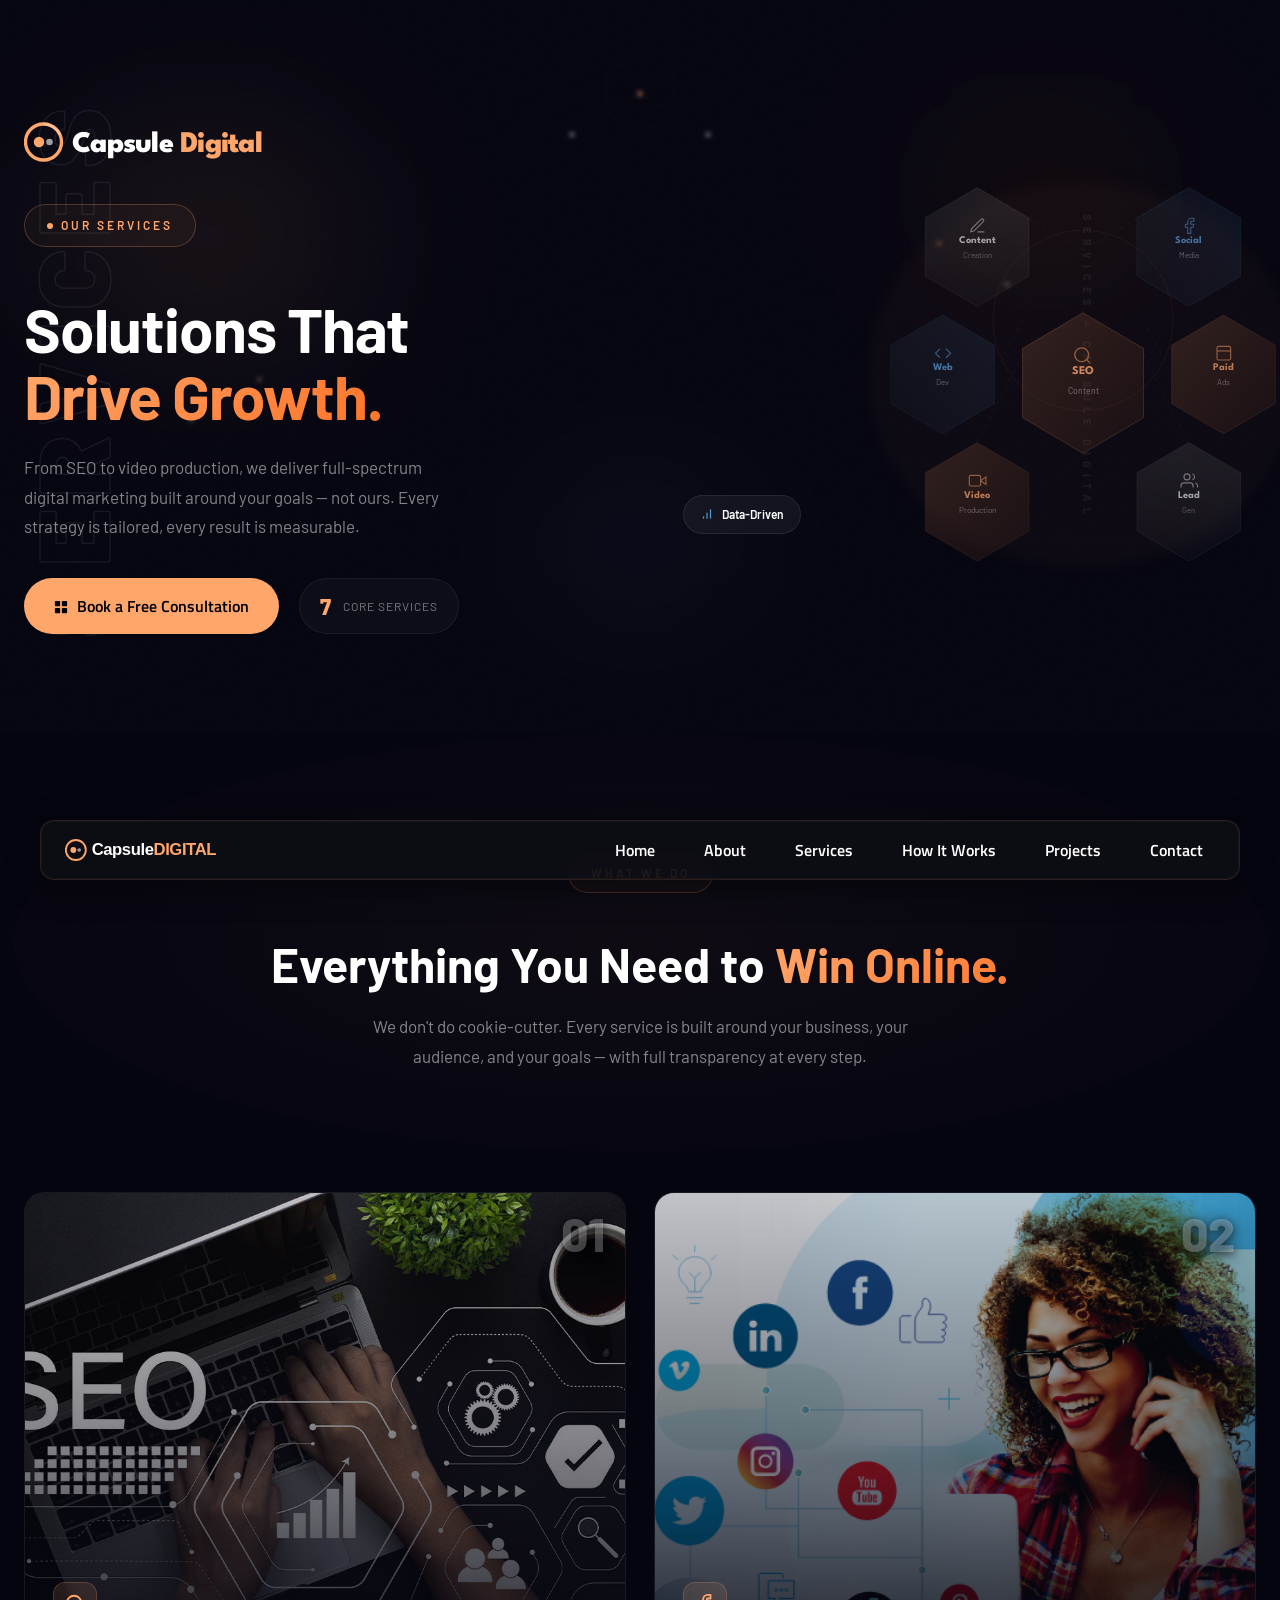
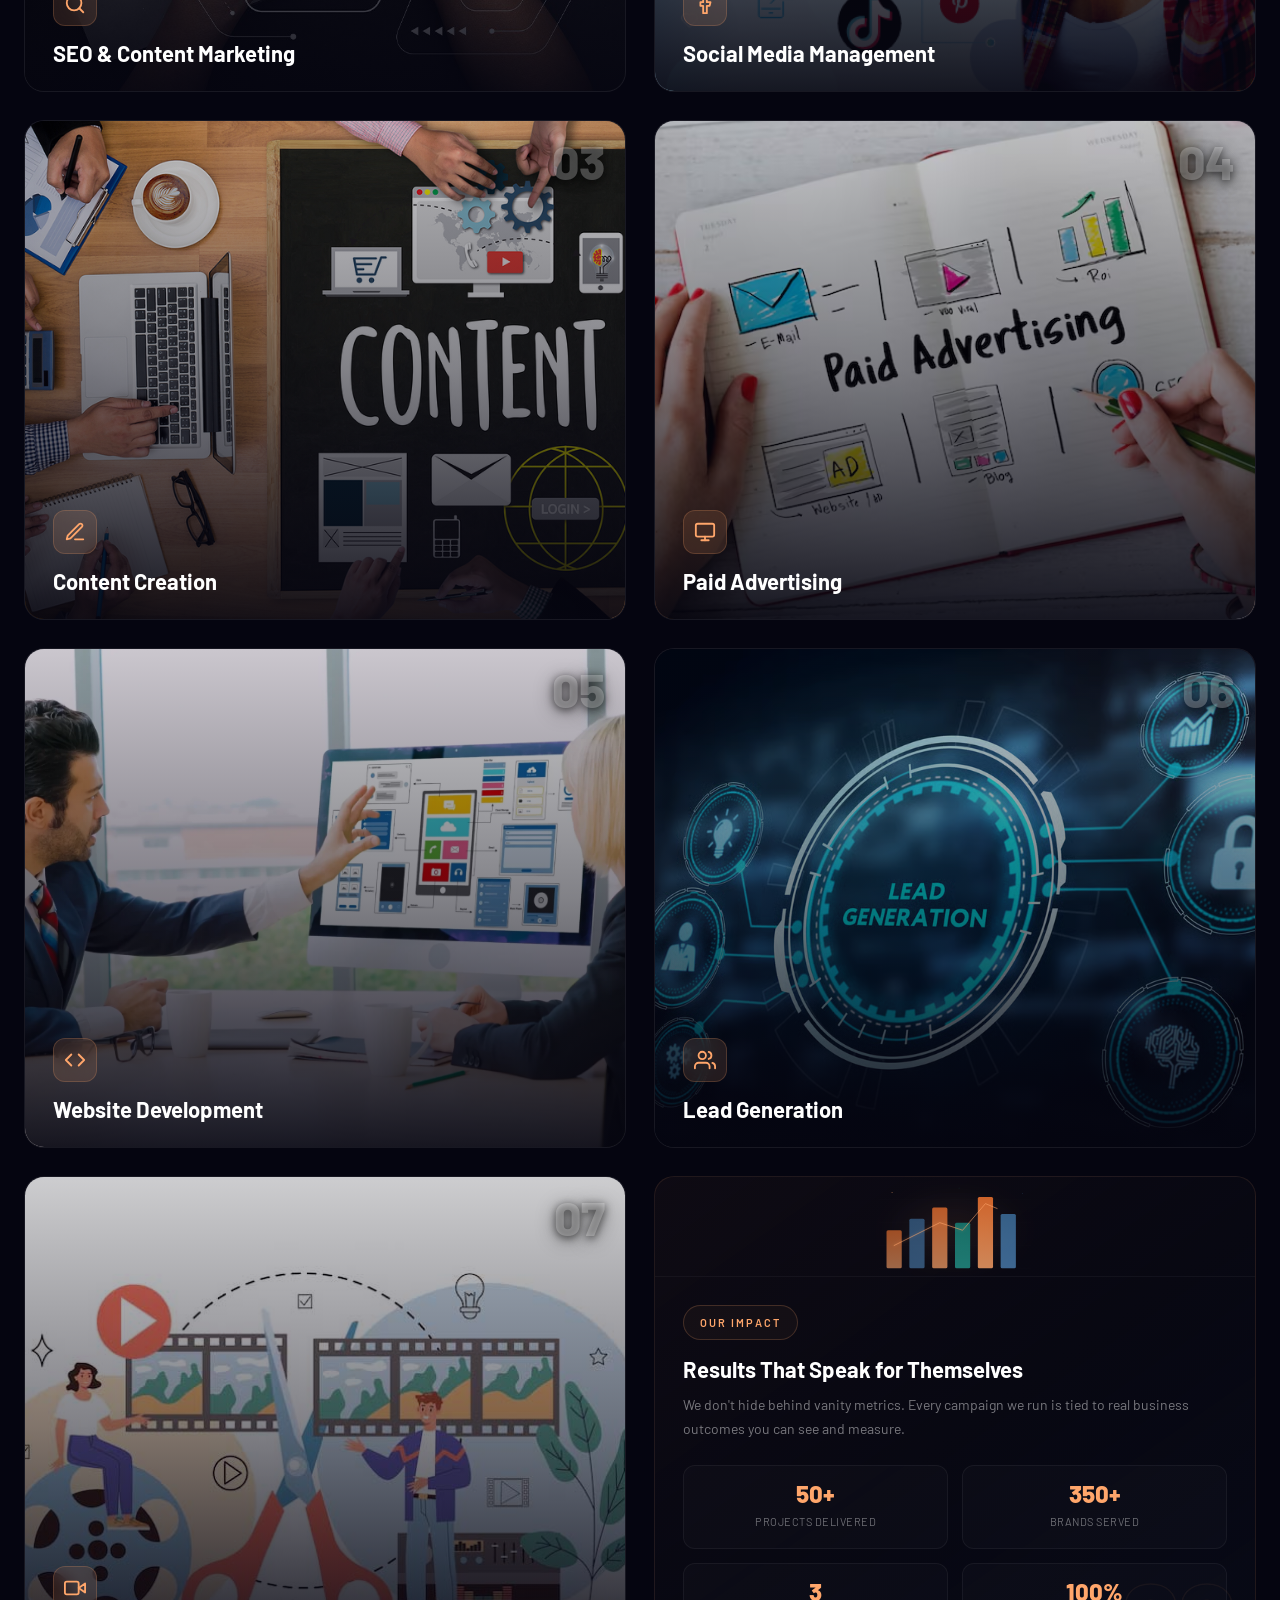
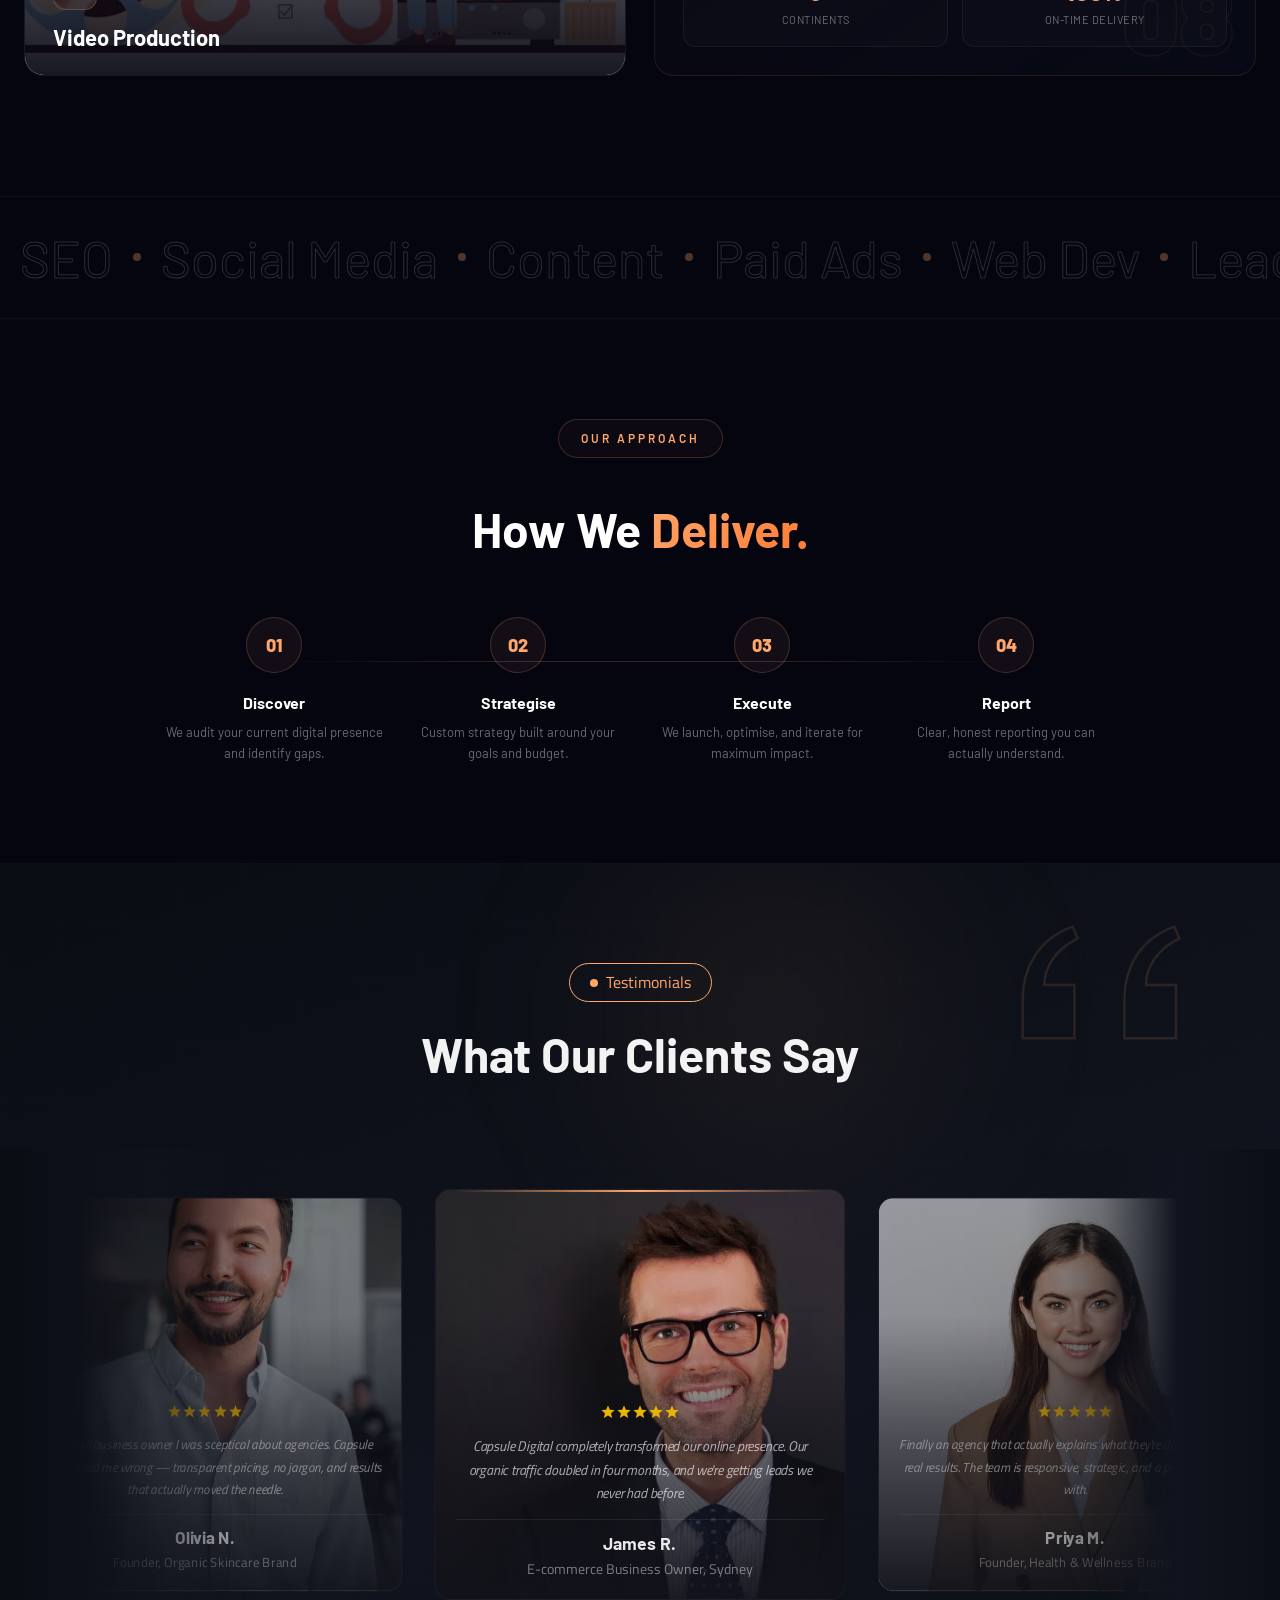
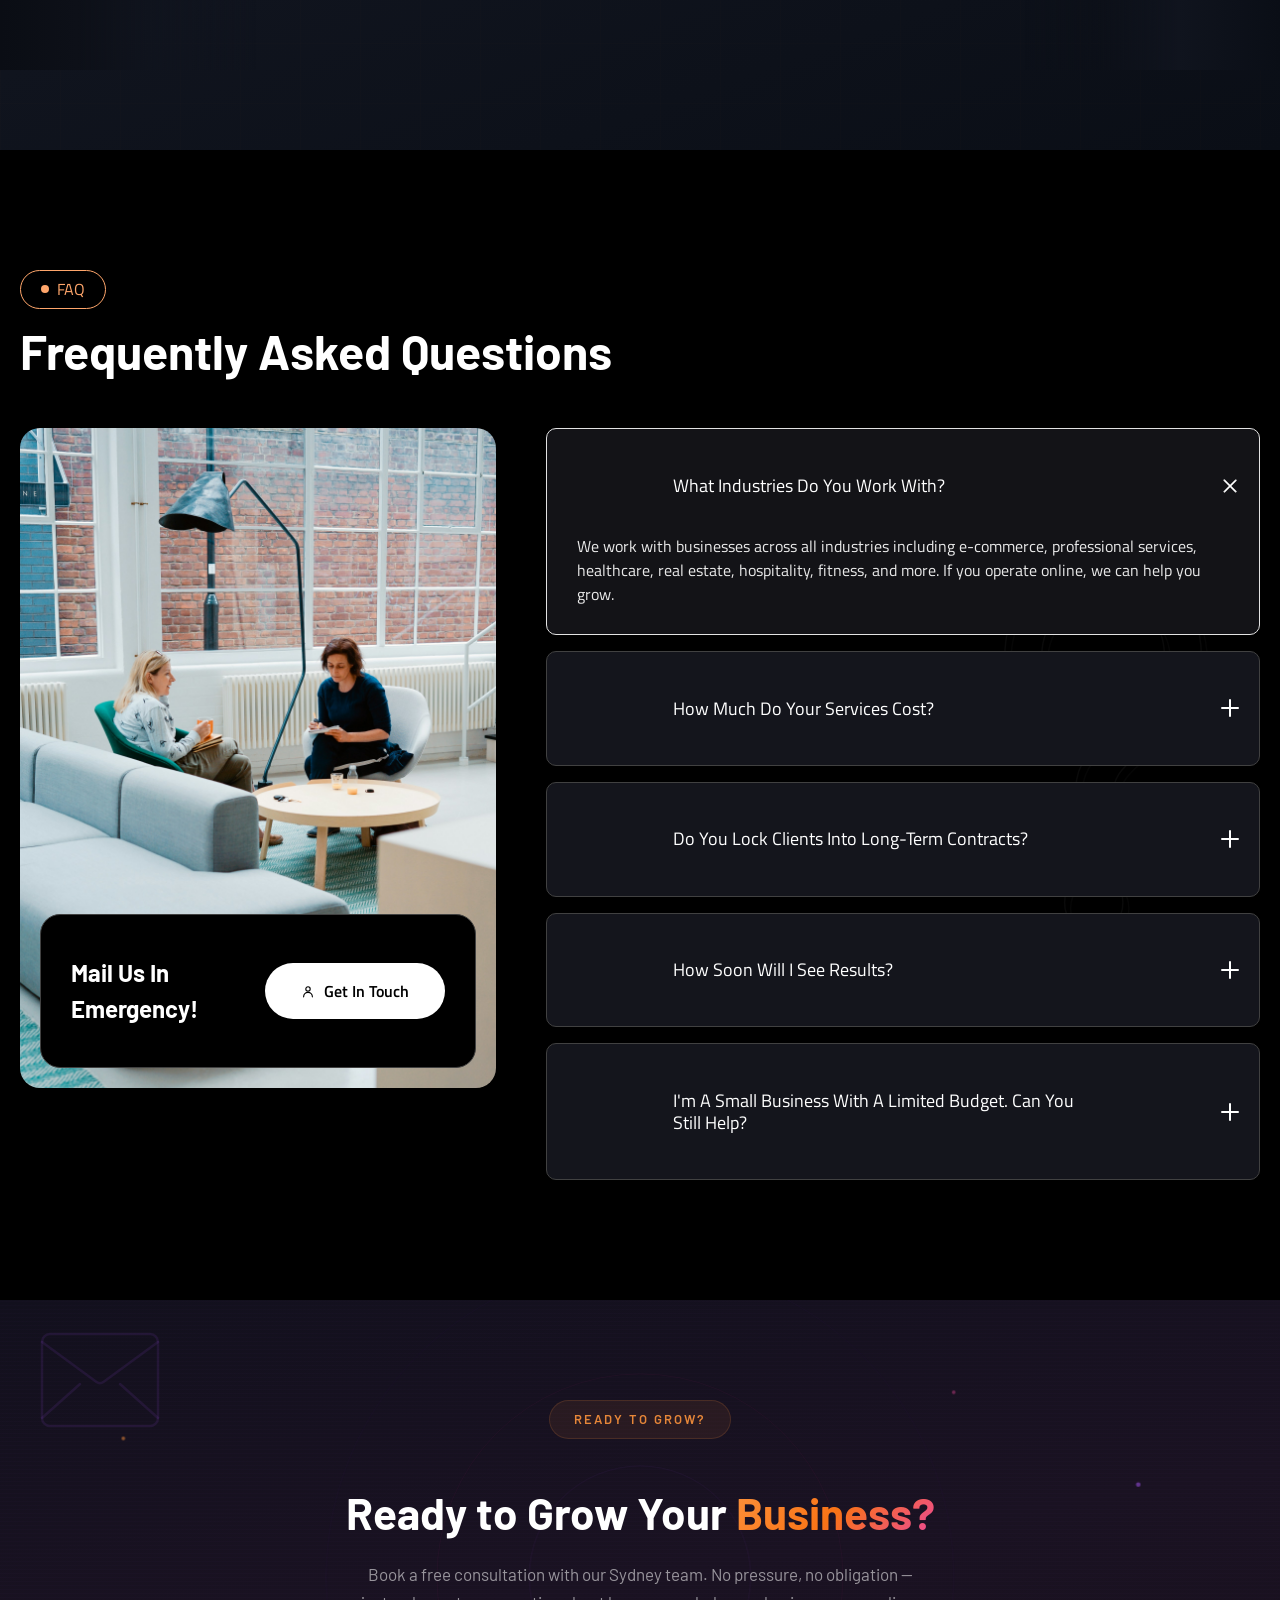
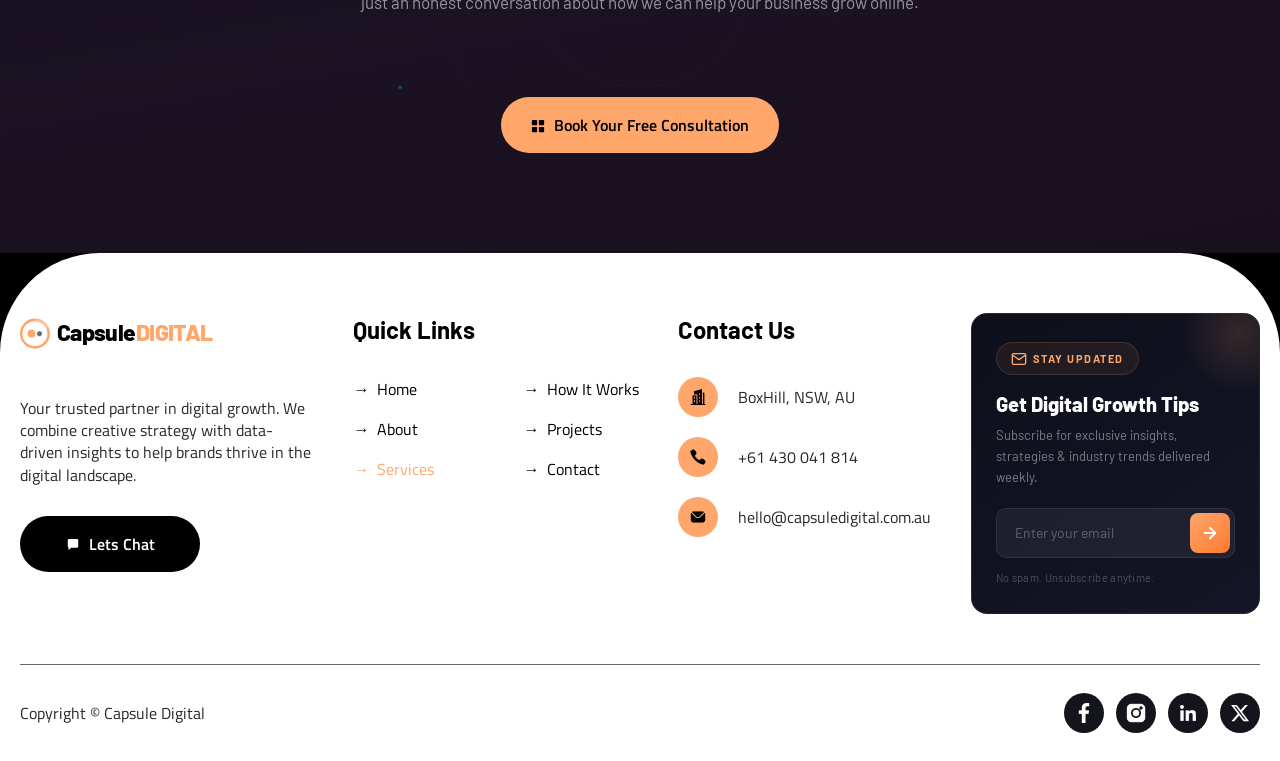
<file: services.html>
<!doctype html>
<html
  data-wf-page="67bad91522bc0ef5852a912e"
  data-wf-site="67bad91522bc0ef5852a9133"
  lang="en"
>
  <head>
    <meta charset="utf-8" />
    <title>
      Our Services | Capsule Digital — Sydney's Digital Marketing Agency
    </title>
    <meta
      name="description"
      content="Explore Capsule Digital's full suite of services — SEO, social media, paid ads, web development, content creation, lead generation and video production."
    />
    <meta
      name="keywords"
      content="digital marketing services Sydney, SEO services, social media management, paid advertising, web development, lead generation, content creation"
    />
    <meta content="width=device-width, initial-scale=1" name="viewport" />
    <meta property="og:title" content="Our Services | Capsule Digital" />
    <meta
      property="og:description"
      content="SEO, social media, paid ads, web development, content creation, lead generation and video production — tailored for your business."
    />
    <meta
      property="og:url"
      content="https://capsuleweb.vercel.app/services.html"
    />
    <meta property="og:site_name" content="Capsule Digital" />
    <meta property="og:type" content="website" />
    <meta
      property="og:image"
      content="https://capsuleweb.vercel.app/assets/img/og-image.png"
    />
    <link href="assets/css/webflow.min.css" rel="stylesheet" type="text/css" />
    <link href="https://fonts.googleapis.com" rel="preconnect" />
    <link
      href="https://fonts.gstatic.com"
      rel="preconnect"
      crossorigin="anonymous"
    />
    <script src="assets/js/webfont.js" type="text/javascript"></script>
    <script type="text/javascript">
      WebFont.load({
        google: {
          families: [
            "Material Icons:regular",
            "Barlow:300,regular,500,600,700,800,900",
            "Titillium Web:300,regular,600,700,900",
            "League Spartan:200,300,regular,500,600,700,800,900",
            "Archivo Black:regular",
          ],
        },
      });
    </script>
    <script type="text/javascript">
      !(function (o, c) {
        var n = c.documentElement,
          t = " w-mod-";
        ((n.className += t + "js"),
          "ontouchstart" in o || (o.DocumentTouch && c instanceof DocumentTouch)
            ? (n.className += t + "touch")
            : void 0);
      })(window, document);
    </script>
    <link
      href="assets/img/favicon.svg"
      rel="shortcut icon"
      type="image/x-icon"
    />
    <link rel="stylesheet" href="assets/css/swiper-bundle.min.css" />
    <link rel="stylesheet" href="assets/css/fancybox.css" />
    <link rel="stylesheet" href="assets/css/style.css" />
    <link rel="stylesheet" href="assets/css/services-style.css" />
  </head>

  <body class="main-body">
    <!-- ========== PAGE PRELOADER ========== -->
    <div id="page-preloader">
      <div class="preloader-inner">
        <svg
          class="preloader-logo"
          viewBox="0 0 158 36"
          fill="none"
          xmlns="http://www.w3.org/2000/svg"
        >
          <defs>
            <linearGradient id="pl-grad" x1="1" y1="6" x2="25" y2="30">
              <stop offset="0%" stop-color="#ffa66b" />
              <stop offset="100%" stop-color="#ff7a30" />
            </linearGradient>
          </defs>
          <rect
            class="pl-capsule"
            x="1"
            y="6"
            width="24"
            height="24"
            rx="12"
            fill="none"
            stroke="url(#pl-grad)"
            stroke-width="2.2"
          />
          <rect
            class="pl-orbit"
            x="1"
            y="6"
            width="24"
            height="24"
            rx="12"
            fill="none"
            stroke="white"
            stroke-width="1.5"
          />
          <circle
            class="pl-dot pl-dot1"
            cx="10"
            cy="18"
            r="3.5"
            fill="#ffa66b"
          />
          <circle class="pl-dot pl-dot2" cx="17" cy="18" r="2.2" fill="white" />
          <text
            class="pl-text-stroke"
            x="32"
            y="24.5"
            font-family="'League Spartan','Arial Black',sans-serif"
            font-weight="800"
            font-size="20"
            letter-spacing="-0.5"
            fill="none"
            stroke-width="0.6"
          >
            <tspan stroke="rgba(255,255,255,0.5)">Capsule</tspan>
            <tspan stroke="rgba(255,166,107,0.5)">Digital</tspan>
          </text>
          <text
            class="pl-text-fill"
            x="32"
            y="24.5"
            font-family="'League Spartan','Arial Black',sans-serif"
            font-weight="800"
            font-size="20"
            letter-spacing="-0.5"
          >
            <tspan fill="white">Capsule</tspan>
            <tspan fill="#ffa66b">Digital</tspan>
          </text>
        </svg>
      </div>
    </div>

    <div class="site-wrapper">

      <!-- ========== NAVBAR ========== -->
      <div data-animation="over-left" class="navbar-main w-nav" data-easing2="ease" data-easing="ease-out-quart"
        data-collapse="medium" data-w-id="51e4b855-d29a-c7d2-d7af-78ea1dffdf68" role="banner" data-duration="1000"
        id="navbar">
        <div data-w-id="c76b6fed-3aed-ab99-7de7-d9bfd4af655e" class="navbar">
          <a href="index.html" class="site-logo-wrapper w-inline-block">
            <img loading="lazy" src="assets/img/logo-marketingflow.svg" alt="" class="site-logo" />
          </a>
          <nav role="navigation" class="nav-menu-wrapper w-nav-menu">
            <div class="drawer-logo-wrapper">
              <a href="index.html" class="drawer-logo-link">
                <img src="assets/img/logo-marketingflow.svg" alt="MarketingFlow" class="drawer-logo" />
              </a>
            </div>
            <div class="nav-menu">
              <a href="index.html" class="nav-link-wrapper w-inline-block">
                <div class="nav-link">
                  <div class="default-text">Home</div>
                  <div class="default-text black-heading">Home</div>
                </div>
                <div class="absolute-hover-bottom"></div>
              </a>
              <a href="aboutus.html" class="nav-link-wrapper w-inline-block">
                <div class="nav-link">
                  <div class="default-text">About</div>
                  <div class="default-text black-heading">About</div>
                </div>
                <div class="absolute-hover-bottom"></div>
              </a>
              <a href="services.html" class="nav-link-wrapper w-inline-block">
                <div class="nav-link">
                  <div class="default-text">Services</div>
                  <div class="default-text black-heading">Services</div>
                </div>
                <div class="absolute-hover-bottom"></div>
              </a>
              <a href="how-it-works.html" class="nav-link-wrapper w-inline-block">
                <div class="nav-link">
                  <div class="default-text">How It Works</div>
                  <div class="default-text black-heading">How It Works</div>
                </div>
                <div class="absolute-hover-bottom"></div>
              </a>
              <a href="projects.html" class="nav-link-wrapper w-inline-block">
                <div class="nav-link">
                  <div class="default-text">Projects</div>
                  <div class="default-text black-heading">Projects</div>
                </div>
                <div class="absolute-hover-bottom"></div>
              </a>
              <a href="/#why-choose-us" class="nav-link-wrapper w-inline-block">
                <div class="nav-link">
                  <div class="default-text">Why Us</div>
                  <div class="default-text black-heading">Why Us</div>
                </div>
                <div class="absolute-hover-bottom"></div>
              </a>
              <a href="/#faq" class="nav-link-wrapper w-inline-block">
                <div class="nav-link">
                  <div class="default-text">FAQ</div>
                  <div class="default-text black-heading">FAQ</div>
                </div>
                <div class="absolute-hover-bottom"></div>
              </a>
              <a href="contact.html" class="nav-link-wrapper w-inline-block">
                <div class="nav-link">
                  <div class="default-text">Contact</div>
                  <div class="default-text black-heading">Contact</div>
                </div>
                <div class="absolute-hover-bottom"></div>
              </a>
            </div>
            <div class="drawer-social-links">
              <a href="https://facebook.com" target="_blank" class="drawer-social-icon">
                <img loading="lazy" src="assets/img/facebook.png" alt="Facebook" /></a>
              <a href="https://instagram.com" target="_blank" class="drawer-social-icon">
                <img loading="lazy" src="assets/img/instagram.avif" alt="Instagram" /></a>
              <a href="https://www.linkedin.com/" target="_blank" class="drawer-social-icon">
                <img loading="lazy" src="assets/img/linkedin.avif" alt="LinkedIn" /></a>
              <a href="https://youtube.com" target="_blank" class="drawer-social-icon">
                <img loading="lazy" src="assets/img/youtube.avif" alt="YouTube" /></a>
            </div>
            <div class="close-navbar-icon w-nav-button">
              <div class="close-icon-rotate-white">close</div>
            </div>
          </nav>
          <div data-w-id="9a96b02d-8ef7-1e01-7587-a899f2e2e3ad" class="hamburger-menu w-nav-button">
            <div class="bars">
              <div class="bar-wrapper">
                <div class="hamburger-line _1"></div>
                <div class="_5px-hover-style _1"></div>
              </div>
              <div class="bar-wrapper">
                <div class="hamburger-line _2"></div>
                <div class="_5px-hover-style _2"></div>
              </div>
              <div class="bar-wrapper">
                <div class="hamburger-line _3"></div>
                <div class="_5px-hover-style _3"></div>
              </div>
            </div>
          </div>
        </div>
      </div>

      <!-- ========== HERO SECTION ========== -->
      <section class="sv-hero">
        <!-- Animated SVG Background — Interconnected Nodes Constellation -->
        <svg
          class="sv-hero-bg"
          viewBox="0 0 1920 1080"
          preserveAspectRatio="xMidYMid slice"
          xmlns="http://www.w3.org/2000/svg"
          aria-hidden="true"
        >
          <defs>
            <radialGradient id="sv-orb1" cx="50%" cy="50%" r="50%">
              <stop offset="0%" stop-color="#ffa66b" stop-opacity="0.1" />
              <stop offset="100%" stop-color="#ffa66b" stop-opacity="0" />
            </radialGradient>
            <radialGradient id="sv-orb2" cx="50%" cy="50%" r="50%">
              <stop offset="0%" stop-color="#ff5e14" stop-opacity="0.06" />
              <stop offset="100%" stop-color="#ff5e14" stop-opacity="0" />
            </radialGradient>
            <radialGradient id="sv-orb3" cx="50%" cy="50%" r="50%">
              <stop offset="0%" stop-color="#5b9bd5" stop-opacity="0.05" />
              <stop offset="100%" stop-color="#5b9bd5" stop-opacity="0" />
            </radialGradient>
            <linearGradient id="sv-line-g" x1="0%" y1="0%" x2="100%" y2="100%">
              <stop offset="0%" stop-color="#ffa66b" stop-opacity="0.15" />
              <stop offset="100%" stop-color="#ffa66b" stop-opacity="0.02" />
            </linearGradient>
            <linearGradient id="sv-hex-g1" x1="0%" y1="0%" x2="100%" y2="100%">
              <stop offset="0%" stop-color="#ffa66b" stop-opacity="0.08" />
              <stop offset="100%" stop-color="#ffa66b" stop-opacity="0.02" />
            </linearGradient>
            <filter id="sv-blur-lg">
              <feGaussianBlur in="SourceGraphic" stdDeviation="90" />
            </filter>
            <filter id="sv-blur-sm">
              <feGaussianBlur in="SourceGraphic" stdDeviation="4" />
            </filter>
          </defs>

          <!-- Ambient orbs -->
          <ellipse
            cx="320"
            cy="350"
            rx="350"
            ry="280"
            fill="url(#sv-orb1)"
            filter="url(#sv-blur-lg)"
            style="animation: svOrbDrift1 18s ease-in-out infinite"
          />
          <ellipse
            cx="1550"
            cy="280"
            rx="300"
            ry="250"
            fill="url(#sv-orb2)"
            filter="url(#sv-blur-lg)"
            style="animation: svOrbDrift2 22s ease-in-out infinite"
          />
          <ellipse
            cx="960"
            cy="800"
            rx="280"
            ry="220"
            fill="url(#sv-orb3)"
            filter="url(#sv-blur-lg)"
            style="animation: svOrbDrift1 20s ease-in-out 3s infinite"
          />

          <!-- Hexagonal grid pattern -->
          <g opacity="0.04">
            <polygon
              points="960,80 1010,109 1010,167 960,196 910,167 910,109"
              fill="none"
              stroke="#ffa66b"
              stroke-width="0.8"
              style="animation: svHexPulse 4s ease-in-out infinite"
            />
            <polygon
              points="1060,140 1110,169 1110,227 1060,256 1010,227 1010,169"
              fill="none"
              stroke="#ffa66b"
              stroke-width="0.6"
              style="animation: svHexPulse 5s ease-in-out 1s infinite"
            />
            <polygon
              points="860,140 910,169 910,227 860,256 810,227 810,169"
              fill="none"
              stroke="#ffa66b"
              stroke-width="0.6"
              style="animation: svHexPulse 4.5s ease-in-out 0.5s infinite"
            />
            <polygon
              points="960,200 1010,229 1010,287 960,316 910,287 910,229"
              fill="none"
              stroke="#fff"
              stroke-width="0.5"
              style="animation: svHexPulse 6s ease-in-out 2s infinite"
            />
            <polygon
              points="1160,200 1210,229 1210,287 1160,316 1110,287 1110,229"
              fill="none"
              stroke="#ffa66b"
              stroke-width="0.5"
              style="animation: svHexPulse 5.5s ease-in-out 1.5s infinite"
            />
            <polygon
              points="760,200 810,229 810,287 760,316 710,287 710,229"
              fill="none"
              stroke="#fff"
              stroke-width="0.4"
              style="animation: svHexPulse 7s ease-in-out 3s infinite"
            />
            <!-- Right side hexes -->
            <polygon
              points="1400,300 1450,329 1450,387 1400,416 1350,387 1350,329"
              fill="none"
              stroke="#ffa66b"
              stroke-width="0.5"
              style="animation: svHexPulse 6s ease-in-out 1s infinite"
            />
            <polygon
              points="1500,360 1550,389 1550,447 1500,476 1450,447 1450,389"
              fill="none"
              stroke="#fff"
              stroke-width="0.4"
              style="animation: svHexPulse 5s ease-in-out 2.5s infinite"
            />
            <polygon
              points="1300,360 1350,389 1350,447 1300,476 1250,447 1250,389"
              fill="none"
              stroke="#ffa66b"
              stroke-width="0.6"
              style="animation: svHexPulse 4s ease-in-out 0.8s infinite"
            />
            <!-- Left side hexes -->
            <polygon
              points="400,500 450,529 450,587 400,616 350,587 350,529"
              fill="none"
              stroke="#ffa66b"
              stroke-width="0.5"
              style="animation: svHexPulse 5.5s ease-in-out 1.2s infinite"
            />
            <polygon
              points="500,560 550,589 550,647 500,676 450,647 450,589"
              fill="none"
              stroke="#fff"
              stroke-width="0.4"
              style="animation: svHexPulse 6.5s ease-in-out 2s infinite"
            />
            <polygon
              points="300,560 350,589 350,647 300,676 250,647 250,589"
              fill="none"
              stroke="#ffa66b"
              stroke-width="0.4"
              style="animation: svHexPulse 7s ease-in-out 0.3s infinite"
            />
            <!-- Bottom hexes -->
            <polygon
              points="800,700 850,729 850,787 800,816 750,787 750,729"
              fill="none"
              stroke="#ffa66b"
              stroke-width="0.5"
              style="animation: svHexPulse 5s ease-in-out 1.8s infinite"
            />
            <polygon
              points="1100,700 1150,729 1150,787 1100,816 1050,787 1050,729"
              fill="none"
              stroke="#fff"
              stroke-width="0.4"
              style="animation: svHexPulse 6s ease-in-out 0.6s infinite"
            />
          </g>

          <!-- Network connection lines -->
          <g stroke="url(#sv-line-g)" fill="none" stroke-width="0.6">
            <line
              x1="960"
              y1="138"
              x2="1060"
              y2="198"
              stroke-dasharray="4 6"
              style="animation: svDash 3s linear infinite"
            />
            <line
              x1="960"
              y1="138"
              x2="860"
              y2="198"
              stroke-dasharray="4 6"
              style="animation: svDash 3s linear infinite reverse"
            />
            <line
              x1="1060"
              y1="198"
              x2="1160"
              y2="258"
              stroke-dasharray="4 6"
              style="animation: svDash 4s linear infinite"
            />
            <line
              x1="860"
              y1="198"
              x2="760"
              y2="258"
              stroke-dasharray="4 6"
              style="animation: svDash 4s linear infinite reverse"
            />
            <line
              x1="1400"
              y1="358"
              x2="1500"
              y2="418"
              stroke-dasharray="4 6"
              style="animation: svDash 3.5s linear infinite"
            />
            <line
              x1="400"
              y1="558"
              x2="500"
              y2="618"
              stroke-dasharray="4 6"
              style="animation: svDash 3.5s linear infinite reverse"
            />
          </g>

          <!-- Glowing nodes at intersections -->
          <g filter="url(#sv-blur-sm)">
            <circle
              cx="960"
              cy="138"
              r="3"
              fill="#ffa66b"
              style="animation: svNodeGlow 3s ease-in-out infinite"
            />
            <circle
              cx="1060"
              cy="198"
              r="2.5"
              fill="#fff"
              style="animation: svNodeGlow 4s ease-in-out 1s infinite"
            />
            <circle
              cx="860"
              cy="198"
              r="2.5"
              fill="#fff"
              style="animation: svNodeGlow 3.5s ease-in-out 0.5s infinite"
            />
            <circle
              cx="1400"
              cy="358"
              r="2"
              fill="#ffa66b"
              style="animation: svNodeGlow 4.5s ease-in-out 2s infinite"
            />
            <circle
              cx="400"
              cy="558"
              r="2"
              fill="#ffa66b"
              style="animation: svNodeGlow 5s ease-in-out 1.5s infinite"
            />
            <circle
              cx="1500"
              cy="418"
              r="1.8"
              fill="#fff"
              style="animation: svNodeGlow 3s ease-in-out 3s infinite"
            />
            <circle
              cx="300"
              cy="618"
              r="1.8"
              fill="#fff"
              style="animation: svNodeGlow 4s ease-in-out 2.5s infinite"
            />
          </g>

          <!-- Scan-lines -->
          <g opacity="0.015">
            <line
              x1="0"
              y1="200"
              x2="1920"
              y2="200"
              stroke="#fff"
              stroke-width="0.5"
            />
            <line
              x1="0"
              y1="400"
              x2="1920"
              y2="400"
              stroke="#fff"
              stroke-width="0.5"
            />
            <line
              x1="0"
              y1="600"
              x2="1920"
              y2="600"
              stroke="#fff"
              stroke-width="0.5"
            />
            <line
              x1="0"
              y1="800"
              x2="1920"
              y2="800"
              stroke="#fff"
              stroke-width="0.5"
            />
          </g>
        </svg>

        <!-- Noise overlay -->
        <div class="sv-hero-noise" aria-hidden="true"></div>

        <!-- Vertical stroke title (left side) -->
        <div class="sv-vertical-title" aria-hidden="true">Services</div>

        <!-- Vertical decorative text -->
        <div class="sv-hero-vertical" aria-hidden="true">
          Services &mdash; Capsule Digital
        </div>

        <!-- Hero content grid -->
        <div class="sv-hero-container">
          <!-- Left: Copy -->
          <div class="sv-hero-content">
            <!-- Hero Logo Draw Animation -->
            <div class="inner-logo">
              <svg
                viewBox="0 0 200 36"
                fill="none"
                xmlns="http://www.w3.org/2000/svg"
              >
                <defs>
                  <linearGradient id="hl-grad" x1="1" y1="6" x2="25" y2="30">
                    <stop offset="0%" stop-color="#ffa66b" />
                    <stop offset="100%" stop-color="#ff7a30" />
                  </linearGradient>
                </defs>
                <!-- Icon: Capsule outline (stroke draw) -->
                <rect
                  class="hl-capsule"
                  x="1"
                  y="6"
                  width="24"
                  height="24"
                  rx="12"
                  fill="none"
                  stroke="url(#hl-grad)"
                  stroke-width="2.2"
                />
                <!-- Icon: Orbiting shine (continuous loop) -->
                <rect
                  class="hl-orbit"
                  x="1"
                  y="6"
                  width="24"
                  height="24"
                  rx="12"
                  fill="none"
                  stroke="white"
                  stroke-width="1.5"
                />
                <!-- Icon: Inner dots -->
                <circle
                  class="hl-dot hl-dot1"
                  cx="10"
                  cy="18"
                  r="3.5"
                  fill="#ffa66b"
                />
                <circle
                  class="hl-dot hl-dot2"
                  cx="17"
                  cy="18"
                  r="2.2"
                  fill="white"
                />
                <!-- Text: Stroke draw layer -->
                <text
                  class="hl-text-stroke"
                  x="32"
                  y="24.5"
                  font-family="'League Spartan', 'Arial Black', sans-serif"
                  font-weight="800"
                  font-size="20"
                  letter-spacing="-0.5"
                  fill="none"
                  stroke-width="0.6"
                >
                  <tspan stroke="rgba(255,255,255,0.5)">Capsule</tspan>
                  <tspan stroke="rgba(255,166,107,0.5)">Digital</tspan>
                </text>
                <!-- Text: Fill layer (appears after stroke draws) -->
                <text
                  class="hl-text-fill"
                  x="32"
                  y="24.5"
                  font-family="'League Spartan', 'Arial Black', sans-serif"
                  font-weight="800"
                  font-size="20"
                  letter-spacing="-0.5"
                >
                  <tspan fill="white">Capsule</tspan>
                  <tspan fill="#ffa66b">Digital</tspan>
                </text>
              </svg>
            </div>
            <div class="sv-hero-badge">
              <span class="sv-hero-badge-dot"></span>
              Our Services
            </div>
            <h1 class="sv-hero-headline">
              Solutions That
              <span class="sv-hero-headline-accent">Drive Growth.</span>
            </h1>
            <p class="sv-hero-desc">
              From SEO to video production, we deliver full-spectrum digital
              marketing built around your goals &mdash; not ours. Every strategy
              is tailored, every result is measurable.
            </p>
            <div class="sv-hero-cta">
              <a
                href="https://calendly.com/capsuledigitalau"
                target="_blank"
                class="primary-button w-inline-block heroBtn"
              >
                <div class="button-text-wrapper-26px">
                  <div class="default-text">
                    <svg
                      class="btn-icon"
                      viewBox="0 0 16 16"
                      fill="currentColor"
                    >
                      <rect x="1" y="1" width="6" height="6" rx="1" />
                      <rect x="9" y="1" width="6" height="6" rx="1" />
                      <rect x="1" y="9" width="6" height="6" rx="1" />
                      <rect x="9" y="9" width="6" height="6" rx="1" />
                    </svg>
                    Book a Free Consultation
                  </div>
                  <div class="default-text">
                    <svg
                      class="btn-icon"
                      viewBox="0 0 16 16"
                      fill="currentColor"
                    >
                      <rect x="1" y="1" width="6" height="6" rx="1" />
                      <rect x="9" y="1" width="6" height="6" rx="1" />
                      <rect x="1" y="9" width="6" height="6" rx="1" />
                      <rect x="9" y="9" width="6" height="6" rx="1" />
                    </svg>
                    Book a Free Consultation
                  </div>
                </div>
                <div class="hover-color"></div>
                <div class="circle-position">
                  <div class="_15px-circle"></div>
                </div>
                <div class="circle-position">
                  <div class="_15px-circle"></div>
                </div>
              </a>
              <div class="sv-hero-stat">
                <span class="sv-hero-stat-num">7</span>
                <span class="sv-hero-stat-label">Core Services</span>
              </div>
            </div>
          </div>

          <!-- Right: Hexagonal Services Visual -->
          <div class="sv-hero-visual">
            <svg
              class="sv-hex-grid"
              viewBox="0 0 500 460"
              fill="none"
              xmlns="http://www.w3.org/2000/svg"
            >
              <defs>
                <linearGradient id="sv-hg1" x1="0%" y1="0%" x2="100%" y2="100%">
                  <stop offset="0%" stop-color="#ffa66b" stop-opacity="0.15" />
                  <stop
                    offset="100%"
                    stop-color="#ff7a30"
                    stop-opacity="0.05"
                  />
                </linearGradient>
                <linearGradient id="sv-hg2" x1="100%" y1="0%" x2="0%" y2="100%">
                  <stop offset="0%" stop-color="#5b9bd5" stop-opacity="0.1" />
                  <stop
                    offset="100%"
                    stop-color="#5b9bd5"
                    stop-opacity="0.03"
                  />
                </linearGradient>
                <linearGradient id="sv-hg3" x1="50%" y1="0%" x2="50%" y2="100%">
                  <stop offset="0%" stop-color="#fff" stop-opacity="0.08" />
                  <stop offset="100%" stop-color="#fff" stop-opacity="0.02" />
                </linearGradient>
                <filter id="sv-glow">
                  <feGaussianBlur in="SourceGraphic" stdDeviation="8" />
                </filter>
                <filter id="sv-glow-sm">
                  <feGaussianBlur in="SourceGraphic" stdDeviation="3" />
                </filter>
              </defs>

              <!-- Background glow -->
              <ellipse
                cx="250"
                cy="230"
                rx="200"
                ry="180"
                fill="#ffa66b"
                opacity="0.03"
                filter="url(#sv-glow)"
              />

              <!-- Central hexagon — SEO -->
              <g class="sv-hex-cell" transform="translate(250,238)">
                <polygon
                  points="0,-65 56,-32 56,32 0,65 -56,32 -56,-32"
                  fill="url(#sv-hg1)"
                  stroke="#ffa66b"
                  stroke-width="0.8"
                  stroke-opacity="0.2"
                />
                <text
                  y="-8"
                  text-anchor="middle"
                  font-family="'League Spartan',sans-serif"
                  font-weight="700"
                  font-size="11"
                  fill="#ffa66b"
                  opacity="0.8"
                >
                  SEO
                </text>
                <text
                  y="10"
                  text-anchor="middle"
                  font-family="'Barlow',sans-serif"
                  font-size="8"
                  fill="rgba(255,255,255,0.4)"
                >
                  Content
                </text>
                <!-- Icon -->
                <g
                  transform="translate(-10,-35) scale(0.8)"
                  fill="none"
                  stroke="#ffa66b"
                  stroke-width="1.5"
                  opacity="0.5"
                >
                  <circle cx="11" cy="11" r="8" />
                  <line x1="21" y1="21" x2="16.65" y2="16.65" />
                </g>
              </g>

              <!-- Top-right — Social Media -->
              <g class="sv-hex-cell" transform="translate(348,112)">
                <polygon
                  points="0,-55 48,-27 48,27 0,55 -48,27 -48,-27"
                  fill="url(#sv-hg2)"
                  stroke="#5b9bd5"
                  stroke-width="0.6"
                  stroke-opacity="0.15"
                />
                <text
                  y="-4"
                  text-anchor="middle"
                  font-family="'League Spartan',sans-serif"
                  font-weight="700"
                  font-size="9.5"
                  fill="#5b9bd5"
                  opacity="0.7"
                >
                  Social
                </text>
                <text
                  y="10"
                  text-anchor="middle"
                  font-family="'Barlow',sans-serif"
                  font-size="7.5"
                  fill="rgba(255,255,255,0.35)"
                >
                  Media
                </text>
                <g
                  transform="translate(-8,-28) scale(0.7)"
                  fill="none"
                  stroke="#5b9bd5"
                  stroke-width="1.5"
                  opacity="0.5"
                >
                  <path
                    d="M18 2h-3a5 5 0 00-5 5v3H7v4h3v8h4v-8h3l1-4h-4V7a1 1 0 011-1h3z"
                  />
                </g>
              </g>

              <!-- Top-left — Content -->
              <g class="sv-hex-cell" transform="translate(152,112)">
                <polygon
                  points="0,-55 48,-27 48,27 0,55 -48,27 -48,-27"
                  fill="url(#sv-hg3)"
                  stroke="#fff"
                  stroke-width="0.5"
                  stroke-opacity="0.1"
                />
                <text
                  y="-4"
                  text-anchor="middle"
                  font-family="'League Spartan',sans-serif"
                  font-weight="700"
                  font-size="9.5"
                  fill="#fff"
                  opacity="0.6"
                >
                  Content
                </text>
                <text
                  y="10"
                  text-anchor="middle"
                  font-family="'Barlow',sans-serif"
                  font-size="7.5"
                  fill="rgba(255,255,255,0.3)"
                >
                  Creation
                </text>
                <g
                  transform="translate(-8,-28) scale(0.7)"
                  fill="none"
                  stroke="#fff"
                  stroke-width="1.5"
                  opacity="0.4"
                >
                  <path
                    d="M12 20h9M16.5 3.5a2.121 2.121 0 013 3L7 19l-4 1 1-4L16.5 3.5z"
                  />
                </g>
              </g>

              <!-- Right — Paid Ads -->
              <g class="sv-hex-cell" transform="translate(380,230)">
                <polygon
                  points="0,-55 48,-27 48,27 0,55 -48,27 -48,-27"
                  fill="url(#sv-hg1)"
                  stroke="#ffa66b"
                  stroke-width="0.6"
                  stroke-opacity="0.15"
                />
                <text
                  y="-4"
                  text-anchor="middle"
                  font-family="'League Spartan',sans-serif"
                  font-weight="700"
                  font-size="9.5"
                  fill="#ffa66b"
                  opacity="0.7"
                >
                  Paid
                </text>
                <text
                  y="10"
                  text-anchor="middle"
                  font-family="'Barlow',sans-serif"
                  font-size="7.5"
                  fill="rgba(255,255,255,0.35)"
                >
                  Ads
                </text>
                <g
                  transform="translate(-8,-28) scale(0.7)"
                  fill="none"
                  stroke="#ffa66b"
                  stroke-width="1.5"
                  opacity="0.5"
                >
                  <rect x="3" y="3" width="18" height="18" rx="2" />
                  <line x1="3" y1="9" x2="21" y2="9" />
                </g>
              </g>

              <!-- Left — Web Dev -->
              <g class="sv-hex-cell" transform="translate(120,230)">
                <polygon
                  points="0,-55 48,-27 48,27 0,55 -48,27 -48,-27"
                  fill="url(#sv-hg2)"
                  stroke="#5b9bd5"
                  stroke-width="0.6"
                  stroke-opacity="0.12"
                />
                <text
                  y="-4"
                  text-anchor="middle"
                  font-family="'League Spartan',sans-serif"
                  font-weight="700"
                  font-size="9.5"
                  fill="#5b9bd5"
                  opacity="0.7"
                >
                  Web
                </text>
                <text
                  y="10"
                  text-anchor="middle"
                  font-family="'Barlow',sans-serif"
                  font-size="7.5"
                  fill="rgba(255,255,255,0.35)"
                >
                  Dev
                </text>
                <g
                  transform="translate(-8,-28) scale(0.7)"
                  fill="none"
                  stroke="#5b9bd5"
                  stroke-width="1.5"
                  opacity="0.5"
                >
                  <polyline points="16 18 22 12 16 6" />
                  <polyline points="8 6 2 12 8 18" />
                </g>
              </g>

              <!-- Bottom-right — Lead Gen -->
              <g class="sv-hex-cell" transform="translate(348,348)">
                <polygon
                  points="0,-55 48,-27 48,27 0,55 -48,27 -48,-27"
                  fill="url(#sv-hg3)"
                  stroke="#fff"
                  stroke-width="0.5"
                  stroke-opacity="0.1"
                />
                <text
                  y="-4"
                  text-anchor="middle"
                  font-family="'League Spartan',sans-serif"
                  font-weight="700"
                  font-size="9.5"
                  fill="#fff"
                  opacity="0.6"
                >
                  Lead
                </text>
                <text
                  y="10"
                  text-anchor="middle"
                  font-family="'Barlow',sans-serif"
                  font-size="7.5"
                  fill="rgba(255,255,255,0.3)"
                >
                  Gen
                </text>
                <g
                  transform="translate(-8,-28) scale(0.7)"
                  fill="none"
                  stroke="#fff"
                  stroke-width="1.5"
                  opacity="0.4"
                >
                  <path d="M17 21v-2a4 4 0 00-4-4H5a4 4 0 00-4 4v2" />
                  <circle cx="9" cy="7" r="4" />
                  <path d="M23 21v-2a4 4 0 00-3-3.87" />
                  <path d="M16 3.13a4 4 0 010 7.75" />
                </g>
              </g>

              <!-- Bottom-left — Video -->
              <g class="sv-hex-cell" transform="translate(152,348)">
                <polygon
                  points="0,-55 48,-27 48,27 0,55 -48,27 -48,-27"
                  fill="url(#sv-hg1)"
                  stroke="#ffa66b"
                  stroke-width="0.6"
                  stroke-opacity="0.12"
                />
                <text
                  y="-4"
                  text-anchor="middle"
                  font-family="'League Spartan',sans-serif"
                  font-weight="700"
                  font-size="9.5"
                  fill="#ffa66b"
                  opacity="0.7"
                >
                  Video
                </text>
                <text
                  y="10"
                  text-anchor="middle"
                  font-family="'Barlow',sans-serif"
                  font-size="7.5"
                  fill="rgba(255,255,255,0.35)"
                >
                  Production
                </text>
                <g
                  transform="translate(-8,-28) scale(0.7)"
                  fill="none"
                  stroke="#ffa66b"
                  stroke-width="1.5"
                  opacity="0.5"
                >
                  <polygon points="23 7 16 12 23 17 23 7" />
                  <rect x="1" y="5" width="15" height="14" rx="2" />
                </g>
              </g>

              <!-- Connection lines between hexes -->
              <g
                stroke="#ffa66b"
                stroke-width="0.4"
                stroke-opacity="0.08"
                stroke-dasharray="3 5"
              >
                <line x1="250" y1="115" x2="348" y2="57">
                  <animate
                    attributeName="stroke-opacity"
                    values="0.08;0.2;0.08"
                    dur="3s"
                    repeatCount="indefinite"
                  />
                </line>
                <line x1="250" y1="115" x2="152" y2="57">
                  <animate
                    attributeName="stroke-opacity"
                    values="0.08;0.15;0.08"
                    dur="4s"
                    repeatCount="indefinite"
                  />
                </line>
                <line x1="306" y1="180" x2="332" y2="230">
                  <animate
                    attributeName="stroke-opacity"
                    values="0.08;0.18;0.08"
                    dur="3.5s"
                    repeatCount="indefinite"
                  />
                </line>
                <line x1="194" y1="180" x2="168" y2="230">
                  <animate
                    attributeName="stroke-opacity"
                    values="0.08;0.16;0.08"
                    dur="4.5s"
                    repeatCount="indefinite"
                  />
                </line>
                <line x1="306" y1="212" x2="348" y2="293">
                  <animate
                    attributeName="stroke-opacity"
                    values="0.08;0.15;0.08"
                    dur="5s"
                    repeatCount="indefinite"
                  />
                </line>
                <line x1="194" y1="212" x2="152" y2="293">
                  <animate
                    attributeName="stroke-opacity"
                    values="0.08;0.2;0.08"
                    dur="3.8s"
                    repeatCount="indefinite"
                  />
                </line>
              </g>

              <!-- Center pulsing ring -->
              <circle
                cx="250"
                cy="180"
                r="75"
                fill="none"
                stroke="#ffa66b"
                stroke-width="0.5"
                stroke-opacity="0.06"
              >
                <animate
                  attributeName="r"
                  values="75;85;75"
                  dur="4s"
                  repeatCount="indefinite"
                />
                <animate
                  attributeName="stroke-opacity"
                  values="0.06;0.12;0.06"
                  dur="4s"
                  repeatCount="indefinite"
                />
              </circle>
            </svg>

            <!-- Floating badges -->
            <div class="sv-float-badge sv-float-badge--1">
              <svg
                viewBox="0 0 24 24"
                fill="none"
                stroke="#ffa66b"
                stroke-width="2"
              >
                <path d="M22 11.08V12a10 10 0 11-5.93-9.14" />
                <polyline points="22 4 12 14.01 9 11.01" />
              </svg>
              Strategy-First
            </div>
            <div class="sv-float-badge sv-float-badge--2">
              <svg
                viewBox="0 0 24 24"
                fill="none"
                stroke="#5b9bd5"
                stroke-width="2"
              >
                <path d="M12 20V10" />
                <path d="M18 20V4" />
                <path d="M6 20v-4" />
              </svg>
              Data-Driven
            </div>
            <div class="sv-float-badge sv-float-badge--3">
              <svg
                viewBox="0 0 24 24"
                fill="none"
                stroke="#ffa66b"
                stroke-width="2"
              >
                <circle cx="12" cy="12" r="10" />
                <polyline points="12 6 12 12 16 14" />
              </svg>
              Results in Weeks
            </div>
          </div>
        </div>
      </section>

      <!-- ========== SERVICES OVERVIEW ========== -->
      <section class="sv-overview">
        <svg
          class="sv-overview-bg"
          viewBox="0 0 1920 400"
          preserveAspectRatio="xMidYMid slice"
          xmlns="http://www.w3.org/2000/svg"
          aria-hidden="true"
        >
          <defs>
            <radialGradient id="sv-ov-rg1" cx="50%" cy="50%" r="60%">
              <stop offset="0%" stop-color="#ffa66b" stop-opacity="0.04" />
              <stop offset="100%" stop-color="#ffa66b" stop-opacity="0" />
            </radialGradient>
          </defs>
          <ellipse cx="960" cy="200" rx="600" ry="200" fill="url(#sv-ov-rg1)" />
        </svg>
        <div class="sv-overview-inner sv-reveal">
          <div class="sv-section-badge">What We Do</div>
          <h2 class="sv-section-heading">
            Everything You Need to <span class="accent">Win Online.</span>
          </h2>
          <p class="sv-overview-desc">
            We don't do cookie-cutter. Every service is built around your
            business, your audience, and your goals &mdash; with full
            transparency at every step.
          </p>
        </div>
      </section>

      <!-- ========== SERVICES CARDS ========== -->
      <section class="sv-cards-section">
        <div class="sv-cards-container">
          <div class="sv-cards-grid">
            <!-- Card 1: SEO & Content Marketing -->
            <div class="sv-card-wrap sv-reveal sv-reveal-delay-1">
              <div class="sv-card">
                <div
                  class="sv-card-image"
                  style="
                    background-image: url(&quot;assets/img/service/seo.jpg&quot;);
                  "
                >
                  <div class="sv-card-image-overlay">
                    <span class="sv-card-num">01</span>
                    <div class="sv-card-icon">
                      <svg
                        viewBox="0 0 24 24"
                        fill="none"
                        stroke="currentColor"
                        stroke-width="2"
                        stroke-linecap="round"
                        stroke-linejoin="round"
                      >
                        <circle cx="11" cy="11" r="8" />
                        <line x1="21" y1="21" x2="16.65" y2="16.65" />
                      </svg>
                    </div>
                    <h3 class="sv-card-title">SEO &amp; Content Marketing</h3>
                  </div>
                </div>
                <div class="sv-card-body">
                  <p class="sv-card-desc">
                    You've probably been told "SEO takes time" by agencies that
                    never actually moved the needle for you. We dig into your
                    market, find the gaps your competitors are ignoring, and
                    build content that ranks, not just exists.
                  </p>
                </div>
              </div>
              <!-- Detail Panel -->
              <div class="sv-detail-panel">
                <div class="sv-detail-inner">
                  <span class="sv-detail-num">01</span>
                  <svg
                    class="sv-detail-svg"
                    viewBox="0 0 280 140"
                    xmlns="http://www.w3.org/2000/svg"
                  >
                    <rect width="280" height="140" fill="#0a0b14" rx="10" />
                    <g opacity="0.03">
                      <line
                        x1="0"
                        y1="35"
                        x2="280"
                        y2="35"
                        stroke="#fff"
                        stroke-width="0.5"
                      />
                      <line
                        x1="0"
                        y1="70"
                        x2="280"
                        y2="70"
                        stroke="#fff"
                        stroke-width="0.5"
                      />
                      <line
                        x1="0"
                        y1="105"
                        x2="280"
                        y2="105"
                        stroke="#fff"
                        stroke-width="0.5"
                      />
                    </g>
                    <polyline
                      points="20,110 60,95 100,100 140,80 180,60 220,35 260,20"
                      fill="none"
                      stroke="#ffa66b"
                      stroke-width="2.5"
                      stroke-linecap="round"
                      opacity="0.7"
                    >
                      <animate
                        attributeName="stroke-dasharray"
                        from="0,400"
                        to="400,0"
                        dur="1.5s"
                        fill="freeze"
                      />
                    </polyline>
                    <circle cx="220" cy="35" r="4" fill="#ffa66b" opacity="0.8">
                      <animate
                        attributeName="r"
                        values="0;4"
                        dur="0.4s"
                        begin="1.2s"
                        fill="freeze"
                      />
                    </circle>
                    <rect
                      x="185"
                      y="10"
                      width="75"
                      height="20"
                      rx="4"
                      fill="rgba(255,166,107,0.1)"
                      stroke="#ffa66b"
                      stroke-width="0.4"
                      stroke-opacity="0.3"
                    />
                    <text
                      x="195"
                      y="24"
                      font-family="'League Spartan',sans-serif"
                      font-weight="700"
                      font-size="10"
                      fill="#ffa66b"
                    >
                      +147%
                    </text>
                    <text
                      x="232"
                      y="24"
                      font-family="'Barlow',sans-serif"
                      font-size="8"
                      fill="rgba(255,255,255,0.4)"
                    >
                      traffic
                    </text>
                  </svg>
                  <h4 class="sv-detail-title">SEO &amp; Content Marketing</h4>
                  <p class="sv-detail-desc">
                    We find the gaps your competitors are ignoring and build
                    content strategies that consistently drive organic traffic
                    and conversions.
                  </p>
                  <div class="sv-detail-tags">
                    <span class="sv-detail-tag">Technical Audits</span>
                    <span class="sv-detail-tag">Keyword Strategy</span>
                    <span class="sv-detail-tag">On-Page SEO</span>
                  </div>
                </div>
              </div>
            </div>

            <!-- Card 2: Social Media Management -->
            <div class="sv-card-wrap sv-reveal sv-reveal-delay-2">
              <div class="sv-card">
                <div
                  class="sv-card-image"
                  style="
                    background-image: url(&quot;assets/img/service/Social_Media_Manager.png&quot;);
                  "
                >
                  <div class="sv-card-image-overlay">
                    <span class="sv-card-num">02</span>
                    <div class="sv-card-icon">
                      <svg
                        viewBox="0 0 24 24"
                        fill="none"
                        stroke="currentColor"
                        stroke-width="2"
                        stroke-linecap="round"
                        stroke-linejoin="round"
                      >
                        <path
                          d="M18 2h-3a5 5 0 00-5 5v3H7v4h3v8h4v-8h3l1-4h-4V7a1 1 0 011-1h3z"
                        />
                      </svg>
                    </div>
                    <h3 class="sv-card-title">Social Media Management</h3>
                  </div>
                </div>
                <div class="sv-card-body">
                  <p class="sv-card-desc">
                    Posting three times a week and hoping for the best isn't a
                    strategy. We study what your audience actually engages with
                    and build a system that earns attention consistently.
                  </p>
                </div>
              </div>
              <div class="sv-detail-panel">
                <div class="sv-detail-inner">
                  <span class="sv-detail-num">02</span>
                  <svg
                    class="sv-detail-svg"
                    viewBox="0 0 280 140"
                    xmlns="http://www.w3.org/2000/svg"
                  >
                    <rect width="280" height="140" fill="#0a0b14" rx="10" />
                    <rect
                      x="25"
                      y="95"
                      width="35"
                      height="30"
                      rx="3"
                      fill="#ffa66b"
                      opacity="0.3"
                    >
                      <animate
                        attributeName="height"
                        from="0"
                        to="30"
                        dur="0.6s"
                        fill="freeze"
                      />
                      <animate
                        attributeName="y"
                        from="125"
                        to="95"
                        dur="0.6s"
                        fill="freeze"
                      />
                    </rect>
                    <rect
                      x="75"
                      y="70"
                      width="35"
                      height="55"
                      rx="3"
                      fill="#ffa66b"
                      opacity="0.45"
                    >
                      <animate
                        attributeName="height"
                        from="0"
                        to="55"
                        dur="0.6s"
                        begin="0.15s"
                        fill="freeze"
                      />
                      <animate
                        attributeName="y"
                        from="125"
                        to="70"
                        dur="0.6s"
                        begin="0.15s"
                        fill="freeze"
                      />
                    </rect>
                    <rect
                      x="125"
                      y="45"
                      width="35"
                      height="80"
                      rx="3"
                      fill="#ffa66b"
                      opacity="0.6"
                    >
                      <animate
                        attributeName="height"
                        from="0"
                        to="80"
                        dur="0.6s"
                        begin="0.3s"
                        fill="freeze"
                      />
                      <animate
                        attributeName="y"
                        from="125"
                        to="45"
                        dur="0.6s"
                        begin="0.3s"
                        fill="freeze"
                      />
                    </rect>
                    <rect
                      x="175"
                      y="25"
                      width="35"
                      height="100"
                      rx="3"
                      fill="#ffa66b"
                      opacity="0.8"
                    >
                      <animate
                        attributeName="height"
                        from="0"
                        to="100"
                        dur="0.6s"
                        begin="0.45s"
                        fill="freeze"
                      />
                      <animate
                        attributeName="y"
                        from="125"
                        to="25"
                        dur="0.6s"
                        begin="0.45s"
                        fill="freeze"
                      />
                    </rect>
                    <rect
                      x="225"
                      y="10"
                      width="35"
                      height="115"
                      rx="3"
                      fill="#ffa66b"
                      opacity="0.9"
                    >
                      <animate
                        attributeName="height"
                        from="0"
                        to="115"
                        dur="0.6s"
                        begin="0.6s"
                        fill="freeze"
                      />
                      <animate
                        attributeName="y"
                        from="125"
                        to="10"
                        dur="0.6s"
                        begin="0.6s"
                        fill="freeze"
                      />
                    </rect>
                  </svg>
                  <h4 class="sv-detail-title">Social Media Management</h4>
                  <p class="sv-detail-desc">
                    We build audience-driven content systems that turn your
                    social channels into consistent lead generators — not just a
                    chore.
                  </p>
                  <div class="sv-detail-tags">
                    <span class="sv-detail-tag">Content Strategy</span>
                    <span class="sv-detail-tag">Community Growth</span>
                    <span class="sv-detail-tag">Analytics</span>
                  </div>
                </div>
              </div>
            </div>

            <!-- Card 3: Content Creation -->
            <div class="sv-card-wrap sv-reveal sv-reveal-delay-3">
              <div class="sv-card">
                <div
                  class="sv-card-image"
                  style="
                    background-image: url(&quot;assets/img/service/Content-Marketing-Online.jpg&quot;);
                  "
                >
                  <div class="sv-card-image-overlay">
                    <span class="sv-card-num">03</span>
                    <div class="sv-card-icon">
                      <svg
                        viewBox="0 0 24 24"
                        fill="none"
                        stroke="currentColor"
                        stroke-width="2"
                        stroke-linecap="round"
                        stroke-linejoin="round"
                      >
                        <path d="M12 20h9" />
                        <path
                          d="M16.5 3.5a2.121 2.121 0 013 3L7 19l-4 1 1-4L16.5 3.5z"
                        />
                      </svg>
                    </div>
                    <h3 class="sv-card-title">Content Creation</h3>
                  </div>
                </div>
                <div class="sv-card-body">
                  <p class="sv-card-desc">
                    We create original visuals, reels, and content pieces
                    designed around how your specific audience consumes and
                    responds. People start recognising your brand instantly.
                  </p>
                </div>
              </div>
              <div class="sv-detail-panel">
                <div class="sv-detail-inner">
                  <span class="sv-detail-num">03</span>
                  <svg
                    class="sv-detail-svg"
                    viewBox="0 0 280 140"
                    xmlns="http://www.w3.org/2000/svg"
                  >
                    <rect width="280" height="140" fill="#0a0b14" rx="10" />
                    <rect
                      x="15"
                      y="15"
                      width="115"
                      height="70"
                      rx="6"
                      fill="rgba(255,166,107,0.08)"
                      stroke="#ffa66b"
                      stroke-width="0.4"
                      stroke-opacity="0.2"
                    />
                    <circle
                      cx="72"
                      cy="50"
                      r="14"
                      fill="rgba(255,166,107,0.15)"
                      stroke="#ffa66b"
                      stroke-width="1"
                      opacity="0.6"
                    />
                    <polygon
                      points="68,42 68,58 82,50"
                      fill="#ffa66b"
                      opacity="0.6"
                    />
                    <rect
                      x="145"
                      y="15"
                      width="120"
                      height="30"
                      rx="5"
                      fill="rgba(255,255,255,0.03)"
                      stroke="#fff"
                      stroke-width="0.3"
                      stroke-opacity="0.08"
                    />
                    <text
                      x="155"
                      y="34"
                      font-family="'League Spartan',sans-serif"
                      font-weight="700"
                      font-size="9"
                      fill="rgba(255,255,255,0.3)"
                    >
                      Brand Assets
                    </text>
                    <rect
                      x="145"
                      y="55"
                      width="120"
                      height="30"
                      rx="5"
                      fill="rgba(255,255,255,0.03)"
                      stroke="#fff"
                      stroke-width="0.3"
                      stroke-opacity="0.08"
                    />
                    <text
                      x="155"
                      y="74"
                      font-family="'League Spartan',sans-serif"
                      font-weight="700"
                      font-size="9"
                      fill="rgba(255,255,255,0.3)"
                    >
                      Visual Library
                    </text>
                    <rect
                      x="15"
                      y="100"
                      width="80"
                      height="25"
                      rx="5"
                      fill="rgba(255,166,107,0.06)"
                      stroke="#ffa66b"
                      stroke-width="0.3"
                      stroke-opacity="0.15"
                    />
                    <rect
                      x="105"
                      y="100"
                      width="80"
                      height="25"
                      rx="5"
                      fill="rgba(91,155,213,0.06)"
                      stroke="#5b9bd5"
                      stroke-width="0.3"
                      stroke-opacity="0.12"
                    />
                    <rect
                      x="195"
                      y="100"
                      width="70"
                      height="25"
                      rx="5"
                      fill="rgba(255,166,107,0.04)"
                      stroke="#ffa66b"
                      stroke-width="0.3"
                      stroke-opacity="0.1"
                    />
                  </svg>
                  <h4 class="sv-detail-title">Content Creation</h4>
                  <p class="sv-detail-desc">
                    Original graphics, short-form video, reels, and brand
                    photography — all crafted to make your brand unforgettable.
                  </p>
                  <div class="sv-detail-tags">
                    <span class="sv-detail-tag">Graphics</span>
                    <span class="sv-detail-tag">Reels &amp; Video</span>
                    <span class="sv-detail-tag">Copywriting</span>
                  </div>
                </div>
              </div>
            </div>

            <!-- Card 4: Paid Advertising -->
            <div class="sv-card-wrap sv-reveal sv-reveal-delay-4">
              <div class="sv-card">
                <div
                  class="sv-card-image"
                  style="
                    background-image: url(&quot;assets/img/service/Paid%20Advertising.avif&quot;);
                  "
                >
                  <div class="sv-card-image-overlay">
                    <span class="sv-card-num">04</span>
                    <div class="sv-card-icon">
                      <svg
                        viewBox="0 0 24 24"
                        fill="none"
                        stroke="currentColor"
                        stroke-width="2"
                        stroke-linecap="round"
                        stroke-linejoin="round"
                      >
                        <rect x="2" y="3" width="20" height="14" rx="2" />
                        <line x1="8" y1="21" x2="16" y2="21" />
                        <line x1="12" y1="17" x2="12" y2="21" />
                      </svg>
                    </div>
                    <h3 class="sv-card-title">Paid Advertising</h3>
                  </div>
                </div>
                <div class="sv-card-body">
                  <p class="sv-card-desc">
                    We build campaigns with precise targeting, proper tracking,
                    and constant optimisation so every dollar has a job to do.
                  </p>
                </div>
              </div>
              <div class="sv-detail-panel">
                <div class="sv-detail-inner">
                  <span class="sv-detail-num">04</span>
                  <svg
                    class="sv-detail-svg"
                    viewBox="0 0 280 140"
                    xmlns="http://www.w3.org/2000/svg"
                  >
                    <rect width="280" height="140" fill="#0a0b14" rx="10" />
                    <circle
                      cx="80"
                      cy="70"
                      r="45"
                      fill="none"
                      stroke="rgba(255,255,255,0.04)"
                      stroke-width="12"
                    />
                    <circle
                      cx="80"
                      cy="70"
                      r="45"
                      fill="none"
                      stroke="#ffa66b"
                      stroke-width="12"
                      stroke-dasharray="110 173"
                      stroke-linecap="round"
                      opacity="0.7"
                      transform="rotate(-90 80 70)"
                    >
                      <animate
                        attributeName="stroke-dasharray"
                        from="0 283"
                        to="110 173"
                        dur="1.2s"
                        fill="freeze"
                      />
                    </circle>
                    <circle
                      cx="80"
                      cy="70"
                      r="45"
                      fill="none"
                      stroke="#5b9bd5"
                      stroke-width="12"
                      stroke-dasharray="55 228"
                      stroke-linecap="round"
                      opacity="0.5"
                      transform="rotate(50 80 70)"
                    >
                      <animate
                        attributeName="stroke-dasharray"
                        from="0 283"
                        to="55 228"
                        dur="1.2s"
                        begin="0.2s"
                        fill="freeze"
                      />
                    </circle>
                    <text
                      x="66"
                      y="66"
                      font-family="'Barlow',sans-serif"
                      font-size="7"
                      fill="rgba(255,255,255,0.3)"
                    >
                      ROAS
                    </text>
                    <text
                      x="64"
                      y="80"
                      font-family="'League Spartan',sans-serif"
                      font-weight="800"
                      font-size="16"
                      fill="#ffa66b"
                    >
                      4.2x
                    </text>
                    <rect
                      x="155"
                      y="20"
                      width="105"
                      height="32"
                      rx="6"
                      fill="rgba(255,166,107,0.06)"
                      stroke="#ffa66b"
                      stroke-width="0.4"
                      stroke-opacity="0.15"
                    />
                    <text
                      x="167"
                      y="38"
                      font-family="'League Spartan',sans-serif"
                      font-weight="700"
                      font-size="11"
                      fill="#ffa66b"
                    >
                      $0.42
                    </text>
                    <text
                      x="167"
                      y="48"
                      font-family="'Barlow',sans-serif"
                      font-size="7"
                      fill="rgba(255,255,255,0.3)"
                    >
                      Cost per Click
                    </text>
                    <rect
                      x="155"
                      y="62"
                      width="105"
                      height="32"
                      rx="6"
                      fill="rgba(255,255,255,0.02)"
                      stroke="#fff"
                      stroke-width="0.3"
                      stroke-opacity="0.06"
                    />
                    <text
                      x="167"
                      y="80"
                      font-family="'League Spartan',sans-serif"
                      font-weight="700"
                      font-size="11"
                      fill="#fff"
                      opacity="0.7"
                    >
                      842K
                    </text>
                    <text
                      x="167"
                      y="90"
                      font-family="'Barlow',sans-serif"
                      font-size="7"
                      fill="rgba(255,255,255,0.3)"
                    >
                      Impressions
                    </text>
                    <rect
                      x="155"
                      y="104"
                      width="105"
                      height="32"
                      rx="6"
                      fill="rgba(91,155,213,0.05)"
                      stroke="#5b9bd5"
                      stroke-width="0.3"
                      stroke-opacity="0.1"
                    />
                    <text
                      x="167"
                      y="122"
                      font-family="'League Spartan',sans-serif"
                      font-weight="700"
                      font-size="11"
                      fill="#5b9bd5"
                      opacity="0.7"
                    >
                      3.8%
                    </text>
                    <text
                      x="167"
                      y="132"
                      font-family="'Barlow',sans-serif"
                      font-size="7"
                      fill="rgba(255,255,255,0.3)"
                    >
                      CTR
                    </text>
                  </svg>
                  <h4 class="sv-detail-title">Paid Advertising</h4>
                  <p class="sv-detail-desc">
                    Google Ads, Meta campaigns, and retargeting — all optimised
                    to maximise your return on every dollar spent.
                  </p>
                  <div class="sv-detail-tags">
                    <span class="sv-detail-tag">Google Ads</span>
                    <span class="sv-detail-tag">Meta Ads</span>
                    <span class="sv-detail-tag">A/B Testing</span>
                  </div>
                </div>
              </div>
            </div>

            <!-- Card 5: Website Development -->
            <div class="sv-card-wrap sv-reveal sv-reveal-delay-5">
              <div class="sv-card">
                <div
                  class="sv-card-image"
                  style="
                    background-image: url(&quot;assets/img/service/website-design-and-devlopement.webp&quot;);
                  "
                >
                  <div class="sv-card-image-overlay">
                    <span class="sv-card-num">05</span>
                    <div class="sv-card-icon">
                      <svg
                        viewBox="0 0 24 24"
                        fill="none"
                        stroke="currentColor"
                        stroke-width="2"
                        stroke-linecap="round"
                        stroke-linejoin="round"
                      >
                        <polyline points="16 18 22 12 16 6" />
                        <polyline points="8 6 2 12 8 18" />
                      </svg>
                    </div>
                    <h3 class="sv-card-title">Website Development</h3>
                  </div>
                </div>
                <div class="sv-card-body">
                  <p class="sv-card-desc">
                    We build every page around one goal: making it ridiculously
                    easy for visitors to become customers. Fast, beautiful,
                    conversion-focused.
                  </p>
                </div>
              </div>
              <div class="sv-detail-panel">
                <div class="sv-detail-inner">
                  <span class="sv-detail-num">05</span>
                  <svg
                    class="sv-detail-svg"
                    viewBox="0 0 280 140"
                    xmlns="http://www.w3.org/2000/svg"
                  >
                    <rect width="280" height="140" fill="#0a0b14" rx="10" />
                    <rect
                      x="20"
                      y="15"
                      width="240"
                      height="110"
                      rx="6"
                      fill="rgba(255,255,255,0.02)"
                      stroke="#fff"
                      stroke-width="0.4"
                      stroke-opacity="0.08"
                    />
                    <circle
                      cx="35"
                      cy="25"
                      r="3"
                      fill="#ff5f56"
                      opacity="0.5"
                    />
                    <circle
                      cx="45"
                      cy="25"
                      r="3"
                      fill="#ffbd2e"
                      opacity="0.5"
                    />
                    <circle
                      cx="55"
                      cy="25"
                      r="3"
                      fill="#27c93f"
                      opacity="0.5"
                    />
                    <line
                      x1="20"
                      y1="33"
                      x2="260"
                      y2="33"
                      stroke="#fff"
                      stroke-width="0.3"
                      stroke-opacity="0.06"
                    />
                    <rect
                      x="30"
                      y="42"
                      width="90"
                      height="6"
                      rx="2"
                      fill="rgba(255,166,107,0.15)"
                    />
                    <rect
                      x="30"
                      y="54"
                      width="140"
                      height="6"
                      rx="2"
                      fill="rgba(255,255,255,0.04)"
                    />
                    <rect
                      x="30"
                      y="66"
                      width="110"
                      height="6"
                      rx="2"
                      fill="rgba(91,155,213,0.12)"
                    />
                    <rect
                      x="30"
                      y="78"
                      width="170"
                      height="6"
                      rx="2"
                      fill="rgba(255,255,255,0.03)"
                    />
                    <circle
                      cx="215"
                      cy="90"
                      r="28"
                      fill="none"
                      stroke="rgba(255,255,255,0.04)"
                      stroke-width="5"
                    />
                    <circle
                      cx="215"
                      cy="90"
                      r="28"
                      fill="none"
                      stroke="#27c93f"
                      stroke-width="5"
                      stroke-dasharray="155 176"
                      stroke-linecap="round"
                      opacity="0.5"
                      transform="rotate(-90 215 90)"
                    >
                      <animate
                        attributeName="stroke-dasharray"
                        from="0 176"
                        to="155 176"
                        dur="1.2s"
                        fill="freeze"
                      />
                    </circle>
                    <text
                      x="206"
                      y="88"
                      font-family="'League Spartan',sans-serif"
                      font-weight="800"
                      font-size="13"
                      fill="#27c93f"
                      opacity="0.7"
                    >
                      98
                    </text>
                    <text
                      x="206"
                      y="100"
                      font-family="'Barlow',sans-serif"
                      font-size="7"
                      fill="rgba(255,255,255,0.3)"
                    >
                      Speed
                    </text>
                  </svg>
                  <h4 class="sv-detail-title">Website Development</h4>
                  <p class="sv-detail-desc">
                    Custom responsive sites with blazing speed scores,
                    conversion-optimised layouts, and seamless CMS integration.
                  </p>
                  <div class="sv-detail-tags">
                    <span class="sv-detail-tag">Responsive</span>
                    <span class="sv-detail-tag">Speed Optimised</span>
                    <span class="sv-detail-tag">CMS</span>
                  </div>
                </div>
              </div>
            </div>

            <!-- Card 6: Lead Generation -->
            <div class="sv-card-wrap sv-reveal sv-reveal-delay-6">
              <div class="sv-card">
                <div
                  class="sv-card-image"
                  style="
                    background-image: url(&quot;assets/img/service/lead-generation-software.avif&quot;);
                  "
                >
                  <div class="sv-card-image-overlay">
                    <span class="sv-card-num">06</span>
                    <div class="sv-card-icon">
                      <svg
                        viewBox="0 0 24 24"
                        fill="none"
                        stroke="currentColor"
                        stroke-width="2"
                        stroke-linecap="round"
                        stroke-linejoin="round"
                      >
                        <path d="M17 21v-2a4 4 0 00-4-4H5a4 4 0 00-4 4v2" />
                        <circle cx="9" cy="7" r="4" />
                        <path d="M23 21v-2a4 4 0 00-3-3.87" />
                        <path d="M16 3.13a4 4 0 010 7.75" />
                      </svg>
                    </div>
                    <h3 class="sv-card-title">Lead Generation</h3>
                  </div>
                </div>
                <div class="sv-card-body">
                  <p class="sv-card-desc">
                    We set up landing pages, email sequences, and retargeting
                    that work together to bring leads to you consistently.
                  </p>
                </div>
              </div>
              <div class="sv-detail-panel">
                <div class="sv-detail-inner">
                  <span class="sv-detail-num">06</span>
                  <svg
                    class="sv-detail-svg"
                    viewBox="0 0 280 140"
                    xmlns="http://www.w3.org/2000/svg"
                  >
                    <rect width="280" height="140" fill="#0a0b14" rx="10" />
                    <polygon
                      points="40,15 240,15 215,50 65,50"
                      fill="rgba(255,166,107,0.1)"
                      stroke="#ffa66b"
                      stroke-width="0.4"
                      stroke-opacity="0.2"
                    />
                    <polygon
                      points="65,55 215,55 200,85 80,85"
                      fill="rgba(255,166,107,0.07)"
                      stroke="#ffa66b"
                      stroke-width="0.3"
                      stroke-opacity="0.15"
                    />
                    <polygon
                      points="80,90 200,90 190,120 90,120"
                      fill="rgba(255,166,107,0.14)"
                      stroke="#ffa66b"
                      stroke-width="0.4"
                      stroke-opacity="0.25"
                    />
                    <text
                      x="112"
                      y="37"
                      font-family="'League Spartan',sans-serif"
                      font-weight="700"
                      font-size="9"
                      fill="rgba(255,255,255,0.4)"
                    >
                      50K Visitors
                    </text>
                    <text
                      x="118"
                      y="74"
                      font-family="'League Spartan',sans-serif"
                      font-weight="700"
                      font-size="9"
                      fill="rgba(255,255,255,0.45)"
                    >
                      12K Leads
                    </text>
                    <text
                      x="115"
                      y="110"
                      font-family="'League Spartan',sans-serif"
                      font-weight="700"
                      font-size="9"
                      fill="#ffa66b"
                      opacity="0.8"
                    >
                      3.2K Sales
                    </text>
                  </svg>
                  <h4 class="sv-detail-title">Lead Generation</h4>
                  <p class="sv-detail-desc">
                    Predictable growth systems — landing pages, email nurture
                    flows, and retargeting funnels that fill your pipeline.
                  </p>
                  <div class="sv-detail-tags">
                    <span class="sv-detail-tag">Funnels</span>
                    <span class="sv-detail-tag">Email Flows</span>
                    <span class="sv-detail-tag">CRM</span>
                  </div>
                </div>
              </div>
            </div>

            <!-- Card 7: Video Production -->
            <div class="sv-card-wrap sv-reveal sv-reveal-delay-7">
              <div class="sv-card">
                <div
                  class="sv-card-image"
                  style="
                    background-image: url(&quot;assets/img/service/Video-Production.jpg&quot;);
                  "
                >
                  <div class="sv-card-image-overlay">
                    <span class="sv-card-num">07</span>
                    <div class="sv-card-icon">
                      <svg
                        viewBox="0 0 24 24"
                        fill="none"
                        stroke="currentColor"
                        stroke-width="2"
                        stroke-linecap="round"
                        stroke-linejoin="round"
                      >
                        <polygon points="23 7 16 12 23 17 23 7" />
                        <rect x="1" y="5" width="15" height="14" rx="2" />
                      </svg>
                    </div>
                    <h3 class="sv-card-title">Video Production</h3>
                  </div>
                </div>
                <div class="sv-card-body">
                  <p class="sv-card-desc">
                    We handle everything from concept to final cut, producing
                    content that actually fits how your audience watches and
                    buys.
                  </p>
                </div>
              </div>
              <div class="sv-detail-panel">
                <div class="sv-detail-inner">
                  <span class="sv-detail-num">07</span>
                  <svg
                    class="sv-detail-svg"
                    viewBox="0 0 280 140"
                    xmlns="http://www.w3.org/2000/svg"
                  >
                    <rect width="280" height="140" fill="#0a0b14" rx="10" />
                    <rect
                      x="20"
                      y="15"
                      width="240"
                      height="95"
                      rx="6"
                      fill="rgba(255,255,255,0.02)"
                      stroke="#fff"
                      stroke-width="0.3"
                      stroke-opacity="0.06"
                    />
                    <circle
                      cx="140"
                      cy="62"
                      r="22"
                      fill="rgba(255,166,107,0.12)"
                      stroke="#ffa66b"
                      stroke-width="1.2"
                      opacity="0.6"
                    >
                      <animate
                        attributeName="r"
                        values="22;24;22"
                        dur="2s"
                        repeatCount="indefinite"
                      />
                    </circle>
                    <polygon
                      points="134,52 134,72 152,62"
                      fill="#ffa66b"
                      opacity="0.7"
                    />
                    <rect
                      x="20"
                      y="115"
                      width="240"
                      height="4"
                      rx="2"
                      fill="rgba(255,255,255,0.06)"
                    />
                    <rect
                      x="20"
                      y="115"
                      width="100"
                      height="4"
                      rx="2"
                      fill="#ffa66b"
                      opacity="0.5"
                    />
                    <circle
                      cx="120"
                      cy="117"
                      r="5"
                      fill="#ffa66b"
                      opacity="0.7"
                    />
                    <text
                      x="25"
                      y="132"
                      font-family="'Barlow',sans-serif"
                      font-size="8"
                      fill="rgba(255,255,255,0.3)"
                    >
                      1:24 / 3:45
                    </text>
                    <text
                      x="220"
                      y="132"
                      font-family="'Barlow',sans-serif"
                      font-size="8"
                      fill="rgba(255,255,255,0.3)"
                    >
                      HD 1080p
                    </text>
                  </svg>
                  <h4 class="sv-detail-title">Video Production</h4>
                  <p class="sv-detail-desc">
                    From concept to final cut — short-form, testimonials, and
                    brand videos that sell for you every single day.
                  </p>
                  <div class="sv-detail-tags">
                    <span class="sv-detail-tag">Storyboarding</span>
                    <span class="sv-detail-tag">Filming</span>
                    <span class="sv-detail-tag">Editing</span>
                  </div>
                </div>
              </div>
            </div>

            <!-- Card 8: Static — Our Impact -->
            <div class="sv-card sv-card--static sv-reveal sv-reveal-delay-1">
              <div class="sv-static-inner">
                <!-- Animated SVG illustration -->
                <svg
                  class="sv-static-svg"
                  viewBox="0 0 480 260"
                  xmlns="http://www.w3.org/2000/svg"
                  aria-hidden="true"
                >
                  <defs>
                    <linearGradient
                      id="sv-st-g1"
                      x1="0%"
                      y1="100%"
                      x2="0%"
                      y2="0%"
                    >
                      <stop offset="0%" stop-color="#ffa66b" />
                      <stop offset="100%" stop-color="#ff7a30" />
                    </linearGradient>
                    <linearGradient
                      id="sv-st-g2"
                      x1="0%"
                      y1="100%"
                      x2="0%"
                      y2="0%"
                    >
                      <stop offset="0%" stop-color="#5b9bd5" />
                      <stop offset="100%" stop-color="#4a8bc4" />
                    </linearGradient>
                    <linearGradient
                      id="sv-st-g3"
                      x1="0%"
                      y1="100%"
                      x2="0%"
                      y2="0%"
                    >
                      <stop offset="0%" stop-color="#2dd4bf" />
                      <stop offset="100%" stop-color="#14b8a6" />
                    </linearGradient>
                    <radialGradient id="sv-st-rg" cx="50%" cy="50%" r="50%">
                      <stop
                        offset="0%"
                        stop-color="#ffa66b"
                        stop-opacity="0.08"
                      />
                      <stop
                        offset="100%"
                        stop-color="#ffa66b"
                        stop-opacity="0"
                      />
                    </radialGradient>
                    <filter id="sv-st-blur">
                      <feGaussianBlur in="SourceGraphic" stdDeviation="25" />
                    </filter>
                    <filter id="sv-st-glow">
                      <feGaussianBlur in="SourceGraphic" stdDeviation="4" />
                    </filter>
                  </defs>

                  <!-- Background glow -->
                  <ellipse
                    cx="240"
                    cy="140"
                    rx="200"
                    ry="120"
                    fill="url(#sv-st-rg)"
                    filter="url(#sv-st-blur)"
                  />

                  <!-- Grid lines -->
                  <g opacity="0.04" stroke="#fff" stroke-width="0.5">
                    <line x1="40" y1="60" x2="440" y2="60" />
                    <line x1="40" y1="120" x2="440" y2="120" />
                    <line x1="40" y1="180" x2="440" y2="180" />
                    <line x1="40" y1="240" x2="440" y2="240" />
                  </g>

                  <!-- Animated rising bars -->
                  <rect
                    x="60"
                    y="240"
                    width="40"
                    height="0"
                    rx="4"
                    fill="url(#sv-st-g1)"
                    opacity="0.6"
                  >
                    <animate
                      attributeName="height"
                      values="0;100"
                      dur="1.8s"
                      fill="freeze"
                      calcMode="spline"
                      keySplines="0.4 0 0.2 1"
                    />
                    <animate
                      attributeName="y"
                      values="240;140"
                      dur="1.8s"
                      fill="freeze"
                      calcMode="spline"
                      keySplines="0.4 0 0.2 1"
                    />
                  </rect>
                  <rect
                    x="120"
                    y="240"
                    width="40"
                    height="0"
                    rx="4"
                    fill="url(#sv-st-g2)"
                    opacity="0.5"
                  >
                    <animate
                      attributeName="height"
                      values="0;130"
                      dur="1.8s"
                      begin="0.2s"
                      fill="freeze"
                      calcMode="spline"
                      keySplines="0.4 0 0.2 1"
                    />
                    <animate
                      attributeName="y"
                      values="240;110"
                      dur="1.8s"
                      begin="0.2s"
                      fill="freeze"
                      calcMode="spline"
                      keySplines="0.4 0 0.2 1"
                    />
                  </rect>
                  <rect
                    x="180"
                    y="240"
                    width="40"
                    height="0"
                    rx="4"
                    fill="url(#sv-st-g1)"
                    opacity="0.7"
                  >
                    <animate
                      attributeName="height"
                      values="0;160"
                      dur="1.8s"
                      begin="0.4s"
                      fill="freeze"
                      calcMode="spline"
                      keySplines="0.4 0 0.2 1"
                    />
                    <animate
                      attributeName="y"
                      values="240;80"
                      dur="1.8s"
                      begin="0.4s"
                      fill="freeze"
                      calcMode="spline"
                      keySplines="0.4 0 0.2 1"
                    />
                  </rect>
                  <rect
                    x="240"
                    y="240"
                    width="40"
                    height="0"
                    rx="4"
                    fill="url(#sv-st-g3)"
                    opacity="0.55"
                  >
                    <animate
                      attributeName="height"
                      values="0;120"
                      dur="1.8s"
                      begin="0.6s"
                      fill="freeze"
                      calcMode="spline"
                      keySplines="0.4 0 0.2 1"
                    />
                    <animate
                      attributeName="y"
                      values="240;120"
                      dur="1.8s"
                      begin="0.6s"
                      fill="freeze"
                      calcMode="spline"
                      keySplines="0.4 0 0.2 1"
                    />
                  </rect>
                  <rect
                    x="300"
                    y="240"
                    width="40"
                    height="0"
                    rx="4"
                    fill="url(#sv-st-g1)"
                    opacity="0.8"
                  >
                    <animate
                      attributeName="height"
                      values="0;190"
                      dur="1.8s"
                      begin="0.8s"
                      fill="freeze"
                      calcMode="spline"
                      keySplines="0.4 0 0.2 1"
                    />
                    <animate
                      attributeName="y"
                      values="240;50"
                      dur="1.8s"
                      begin="0.8s"
                      fill="freeze"
                      calcMode="spline"
                      keySplines="0.4 0 0.2 1"
                    />
                  </rect>
                  <rect
                    x="360"
                    y="240"
                    width="40"
                    height="0"
                    rx="4"
                    fill="url(#sv-st-g2)"
                    opacity="0.65"
                  >
                    <animate
                      attributeName="height"
                      values="0;150"
                      dur="1.8s"
                      begin="1s"
                      fill="freeze"
                      calcMode="spline"
                      keySplines="0.4 0 0.2 1"
                    />
                    <animate
                      attributeName="y"
                      values="240;90"
                      dur="1.8s"
                      begin="1s"
                      fill="freeze"
                      calcMode="spline"
                      keySplines="0.4 0 0.2 1"
                    />
                  </rect>

                  <!-- Trend line -->
                  <polyline
                    points="80,180 140,150 200,120 260,140 320,70 380,95"
                    fill="none"
                    stroke="#ffa66b"
                    stroke-width="2.5"
                    stroke-linecap="round"
                    opacity="0.6"
                    stroke-dasharray="400"
                    stroke-dashoffset="400"
                  >
                    <animate
                      attributeName="stroke-dashoffset"
                      values="400;0"
                      dur="2.5s"
                      begin="1s"
                      fill="freeze"
                      calcMode="spline"
                      keySplines="0.4 0 0.2 1"
                    />
                  </polyline>
                  <!-- Trend glow -->
                  <polyline
                    points="80,180 140,150 200,120 260,140 320,70 380,95"
                    fill="none"
                    stroke="#ffa66b"
                    stroke-width="8"
                    stroke-linecap="round"
                    opacity="0.08"
                    filter="url(#sv-st-glow)"
                    stroke-dasharray="400"
                    stroke-dashoffset="400"
                  >
                    <animate
                      attributeName="stroke-dashoffset"
                      values="400;0"
                      dur="2.5s"
                      begin="1s"
                      fill="freeze"
                    />
                  </polyline>

                  <!-- Data points -->
                  <circle
                    cx="320"
                    cy="70"
                    r="0"
                    fill="#fff"
                    stroke="#ffa66b"
                    stroke-width="2"
                  >
                    <animate
                      attributeName="r"
                      values="0;5"
                      dur="0.4s"
                      begin="2.5s"
                      fill="freeze"
                    />
                  </circle>
                  <circle
                    cx="380"
                    cy="95"
                    r="0"
                    fill="#ffa66b"
                    stroke="#fff"
                    stroke-width="2"
                    filter="url(#sv-st-glow)"
                  >
                    <animate
                      attributeName="r"
                      values="0;6"
                      dur="0.4s"
                      begin="2.8s"
                      fill="freeze"
                    />
                  </circle>

                  <!-- Floating particles -->
                  <circle cx="70" cy="50" r="1.5" fill="#ffa66b" opacity="0">
                    <animate
                      attributeName="opacity"
                      values="0;0.6;0"
                      dur="4s"
                      repeatCount="indefinite"
                    />
                    <animateTransform
                      attributeName="transform"
                      type="translate"
                      values="0,0;5,-10;0,0"
                      dur="5s"
                      repeatCount="indefinite"
                    />
                  </circle>
                  <circle cx="420" cy="40" r="1.2" fill="#5b9bd5" opacity="0">
                    <animate
                      attributeName="opacity"
                      values="0;0.5;0"
                      dur="5s"
                      begin="1s"
                      repeatCount="indefinite"
                    />
                    <animateTransform
                      attributeName="transform"
                      type="translate"
                      values="0,0;-6,8;0,0"
                      dur="6s"
                      begin="1s"
                      repeatCount="indefinite"
                    />
                  </circle>
                  <circle cx="250" cy="30" r="1.8" fill="#2dd4bf" opacity="0">
                    <animate
                      attributeName="opacity"
                      values="0;0.4;0"
                      dur="4.5s"
                      begin="2s"
                      repeatCount="indefinite"
                    />
                    <animateTransform
                      attributeName="transform"
                      type="translate"
                      values="0,0;8,-6;0,0"
                      dur="5.5s"
                      begin="2s"
                      repeatCount="indefinite"
                    />
                  </circle>
                </svg>

                <!-- Content -->
                <div class="sv-static-content">
                  <div class="sv-static-badge">Our Impact</div>
                  <h3 class="sv-static-title">
                    Results That Speak for Themselves
                  </h3>
                  <p class="sv-static-desc">
                    We don't hide behind vanity metrics. Every campaign we run
                    is tied to real business outcomes you can see and measure.
                  </p>

                  <!-- Stats grid -->
                  <div class="sv-static-stats">
                    <div class="sv-static-stat">
                      <span class="sv-static-stat-num">50+</span>
                      <span class="sv-static-stat-label"
                        >Projects Delivered</span
                      >
                    </div>
                    <div class="sv-static-stat">
                      <span class="sv-static-stat-num">350+</span>
                      <span class="sv-static-stat-label">Brands Served</span>
                    </div>
                    <div class="sv-static-stat">
                      <span class="sv-static-stat-num">3</span>
                      <span class="sv-static-stat-label">Continents</span>
                    </div>
                    <div class="sv-static-stat">
                      <span class="sv-static-stat-num">100%</span>
                      <span class="sv-static-stat-label">On-Time Delivery</span>
                    </div>
                  </div>
                </div>

                <!-- Background number -->
                <span class="sv-static-bg-num">08</span>
              </div>
            </div>
          </div>
        </div>
      </section>

      <!-- ========== MARQUEE STRIP ========== -->
      <section class="sv-marquee">
        <div class="sv-marquee-track">
          <div class="sv-marquee-set">
            <span class="sv-mq-item">SEO</span><span class="sv-mq-dot"></span>
            <span class="sv-mq-item">Social Media</span
            ><span class="sv-mq-dot"></span>
            <span class="sv-mq-item">Content</span
            ><span class="sv-mq-dot"></span>
            <span class="sv-mq-item">Paid Ads</span
            ><span class="sv-mq-dot"></span>
            <span class="sv-mq-item">Web Dev</span
            ><span class="sv-mq-dot"></span>
            <span class="sv-mq-item">Lead Gen</span
            ><span class="sv-mq-dot"></span>
            <span class="sv-mq-item">Video</span><span class="sv-mq-dot"></span>
          </div>
          <div class="sv-marquee-set" aria-hidden="true">
            <span class="sv-mq-item">SEO</span><span class="sv-mq-dot"></span>
            <span class="sv-mq-item">Social Media</span
            ><span class="sv-mq-dot"></span>
            <span class="sv-mq-item">Content</span
            ><span class="sv-mq-dot"></span>
            <span class="sv-mq-item">Paid Ads</span
            ><span class="sv-mq-dot"></span>
            <span class="sv-mq-item">Web Dev</span
            ><span class="sv-mq-dot"></span>
            <span class="sv-mq-item">Lead Gen</span
            ><span class="sv-mq-dot"></span>
            <span class="sv-mq-item">Video</span><span class="sv-mq-dot"></span>
          </div>
        </div>
      </section>

      <!-- ========== MINI PROCESS ========== -->
      <section class="sv-process">
        <div class="sv-process-container">
          <div class="sv-process-header sv-reveal">
            <div class="sv-section-badge">Our Approach</div>
            <h2 class="sv-section-heading">
              How We <span class="accent">Deliver.</span>
            </h2>
          </div>
          <div class="sv-process-steps">
            <div class="sv-step sv-reveal sv-reveal-delay-1">
              <div class="sv-step-circle">01</div>
              <h3 class="sv-step-title">Discover</h3>
              <p class="sv-step-desc">
                We audit your current digital presence and identify gaps.
              </p>
            </div>
            <div class="sv-step sv-reveal sv-reveal-delay-2">
              <div class="sv-step-circle">02</div>
              <h3 class="sv-step-title">Strategise</h3>
              <p class="sv-step-desc">
                Custom strategy built around your goals and budget.
              </p>
            </div>
            <div class="sv-step sv-reveal sv-reveal-delay-3">
              <div class="sv-step-circle">03</div>
              <h3 class="sv-step-title">Execute</h3>
              <p class="sv-step-desc">
                We launch, optimise, and iterate for maximum impact.
              </p>
            </div>
            <div class="sv-step sv-reveal sv-reveal-delay-4">
              <div class="sv-step-circle">04</div>
              <h3 class="sv-step-title">Report</h3>
              <p class="sv-step-desc">
                Clear, honest reporting you can actually understand.
              </p>
            </div>
          </div>
        </div>
      </section>

      <!-- ========== TESTIMONIALS SECTION ========== -->
      <section id="testimonials" class="section">
        <svg
          class="testimonial-quote-stroke"
          viewBox="0 0 120 100"
          fill="none"
          xmlns="http://www.w3.org/2000/svg"
        >
          <path
            d="M4 62c0-18 8-36 30-44l3 7c-14 7-20 18-20 28h18v32H4V62z"
            stroke="currentColor"
            stroke-width="1.5"
            fill="none"
          />
          <path
            d="M65 62c0-18 8-36 30-44l3 7c-14 7-20 18-20 28h18v32H65V62z"
            stroke="currentColor"
            stroke-width="1.5"
            fill="none"
          />
        </svg>
        <div class="container">
          <div class="title-bar">
            <div class="product-bar-texts-vertical">
              <div class="sub-title">
                <div class="_8px-circle"></div>
                <div class="gradient-bg">Testimonials</div>
              </div>
              <div class="text-merge-title">
                <h2 class="heading">What Our Clients Say</h2>
              </div>
            </div>
          </div>
          <div
            data-w-id="274542a0-b93a-6c76-9ce1-2c9f732a06a6"
            style="
              transform: translate3d(0, 50px, 0) scale3d(1, 1, 1) rotateX(0)
                rotateY(0) rotateZ(0) skew(0, 0);
              opacity: 0;
            "
            class="mask"
          >
            <div class="testimonial-slider swiper">
              <div class="_3-slide-mask swiper-wrapper">
                <div class="testimonial-slide swiper-slide">
                  <div class="testimonial-card">
                    <div class="testimonial-image-wrapper">
                      <img
                        src="assets/img/testimonial-1.avif"
                        loading="lazy"
                        alt=""
                        class="square-image"
                      />
                    </div>
                    <div class="testimonial-contents">
                      <div class="w-layout-hflex testimonial-star-wrapper">
                        <div class="_16px-star-icon">star</div>
                        <div class="_16px-star-icon">star</div>
                        <div class="_16px-star-icon">star</div>
                        <div class="_16px-star-icon">star</div>
                        <div class="_16px-star-icon">star</div>
                      </div>
                      <p class="testimonial-text">
                        Capsule Digital completely transformed our online
                        presence. Our organic traffic doubled in four months,
                        and we're getting leads we never had before.
                      </p>
                      <div class="vertical-left-stretch _4px-gap">
                        <h3 class="client-name">James R.</h3>
                        <p class="_14px-text-500-secondary">
                          E-commerce Business Owner, Sydney
                        </p>
                      </div>
                    </div>
                  </div>
                </div>
                <div class="testimonial-slide swiper-slide">
                  <div class="testimonial-card">
                    <div class="testimonial-image-wrapper">
                      <img
                        src="assets/img/testimonial-2.avif"
                        loading="lazy"
                        alt=""
                        class="square-image"
                      />
                    </div>
                    <div class="testimonial-contents">
                      <div class="w-layout-hflex testimonial-star-wrapper">
                        <div class="_16px-star-icon">star</div>
                        <div class="_16px-star-icon">star</div>
                        <div class="_16px-star-icon">star</div>
                        <div class="_16px-star-icon">star</div>
                        <div class="_16px-star-icon">star</div>
                      </div>
                      <p class="testimonial-text">
                        Finally an agency that actually explains what they're
                        doing and shows real results. The team is responsive,
                        strategic, and a pleasure to work with.
                      </p>
                      <div class="vertical-left-stretch _4px-gap">
                        <h3 class="client-name">Priya M.</h3>
                        <p class="_14px-text-500-secondary">
                          Founder, Health & Wellness Brand
                        </p>
                      </div>
                    </div>
                  </div>
                </div>
                <div class="testimonial-slide swiper-slide">
                  <div class="testimonial-card">
                    <div class="testimonial-image-wrapper">
                      <img
                        src="assets/img/testimonial-12.avif"
                        loading="lazy"
                        alt=""
                        class="square-image"
                      />
                    </div>
                    <div class="testimonial-contents">
                      <div class="w-layout-hflex testimonial-star-wrapper">
                        <div class="_16px-star-icon">star</div>
                        <div class="_16px-star-icon">star</div>
                        <div class="_16px-star-icon">star</div>
                        <div class="_16px-star-icon">star</div>
                        <div class="_16px-star-icon">star</div>
                      </div>
                      <p class="testimonial-text">
                        We switched from a big-name agency to Capsule Digital
                        and saw better results at half the cost. Wish we'd found
                        them sooner.
                      </p>
                      <div class="vertical-left-stretch _4px-gap">
                        <h3 class="client-name">Daniel K.</h3>
                        <p class="_14px-text-500-secondary">
                          Marketing Manager, SaaS Startup
                        </p>
                      </div>
                    </div>
                  </div>
                </div>
                <div class="testimonial-slide swiper-slide">
                  <div class="testimonial-card">
                    <div class="testimonial-image-wrapper">
                      <img
                        src="assets/img/testimonial-4.webp"
                        loading="lazy"
                        alt=""
                        class="square-image"
                      />
                    </div>
                    <div class="testimonial-contents">
                      <div class="w-layout-hflex testimonial-star-wrapper">
                        <div class="_16px-star-icon">star</div>
                        <div class="_16px-star-icon">star</div>
                        <div class="_16px-star-icon">star</div>
                        <div class="_16px-star-icon">star</div>
                        <div class="_16px-star-icon">star</div>
                      </div>
                      <p class="testimonial-text">
                        Capsule Digital rebuilt our social media from scratch.
                        Within three months we went from barely any engagement
                        to a loyal community that actually converts.
                      </p>
                      <div class="vertical-left-stretch _4px-gap">
                        <h3 class="client-name">Marcus T.</h3>
                        <p class="_14px-text-500-secondary">
                          Owner, Boutique Fitness Studio
                        </p>
                      </div>
                    </div>
                  </div>
                </div>
                <div class="testimonial-slide swiper-slide">
                  <div class="testimonial-card">
                    <div class="testimonial-image-wrapper">
                      <img
                        src="assets/img/testimonial-8.avif"
                        loading="lazy"
                        alt=""
                        class="square-image"
                      />
                    </div>
                    <div class="testimonial-contents">
                      <div class="w-layout-hflex testimonial-star-wrapper">
                        <div class="_16px-star-icon">star</div>
                        <div class="_16px-star-icon">star</div>
                        <div class="_16px-star-icon">star</div>
                        <div class="_16px-star-icon">star</div>
                        <div class="_16px-star-icon">star</div>
                      </div>
                      <p class="testimonial-text">
                        Our Google rankings jumped from page three to the top
                        five for every target keyword. The SEO audit alone was
                        worth the investment ten times over.
                      </p>
                      <div class="vertical-left-stretch _4px-gap">
                        <h3 class="client-name">Rachel W.</h3>
                        <p class="_14px-text-500-secondary">
                          CEO, Interior Design Agency
                        </p>
                      </div>
                    </div>
                  </div>
                </div>
                <div class="testimonial-slide swiper-slide">
                  <div class="testimonial-card">
                    <div class="testimonial-image-wrapper">
                      <img
                        src="assets/img/testimonial-10.avif"
                        loading="lazy"
                        alt=""
                        class="square-image"
                      />
                    </div>
                    <div class="testimonial-contents">
                      <div class="w-layout-hflex testimonial-star-wrapper">
                        <div class="_16px-star-icon">star</div>
                        <div class="_16px-star-icon">star</div>
                        <div class="_16px-star-icon">star</div>
                        <div class="_16px-star-icon">star</div>
                        <div class="_16px-star-icon">star</div>
                      </div>
                      <p class="testimonial-text">
                        They don't just run campaigns, they build a complete
                        digital ecosystem. Email, content, ads — everything
                        works together and the numbers speak for themselves.
                      </p>
                      <div class="vertical-left-stretch _4px-gap">
                        <h3 class="client-name">Ben A.</h3>
                        <p class="_14px-text-500-secondary">
                          Co-Founder, Property Development Group
                        </p>
                      </div>
                    </div>
                  </div>
                </div>
                <div class="testimonial-slide swiper-slide">
                  <div class="testimonial-card">
                    <div class="testimonial-image-wrapper">
                      <img
                        src="assets/img/testimonial-11.avif"
                        loading="lazy"
                        alt=""
                        class="square-image"
                      />
                    </div>
                    <div class="testimonial-contents">
                      <div class="w-layout-hflex testimonial-star-wrapper">
                        <div class="_16px-star-icon">star</div>
                        <div class="_16px-star-icon">star</div>
                        <div class="_16px-star-icon">star</div>
                        <div class="_16px-star-icon">star</div>
                        <div class="_16px-star-icon">star</div>
                      </div>
                      <p class="testimonial-text">
                        As a small business owner I was sceptical about
                        agencies. Capsule Digital proved me wrong — transparent
                        pricing, no jargon, and results that actually moved the
                        needle.
                      </p>
                      <div class="vertical-left-stretch _4px-gap">
                        <h3 class="client-name">Olivia N.</h3>
                        <p class="_14px-text-500-secondary">
                          Founder, Organic Skincare Brand
                        </p>
                      </div>
                    </div>
                  </div>
                </div>
              </div>
              <div class="swiper-pagination"></div>
            </div>
            <div class="testimonials-nav-wrapper">
              <div class="nav-arrow testimonial-prev">
                <div class="navigation-icon-wrapper">
                  <div class="horizontal-wrapper-24px">
                    <img
                      loading="lazy"
                      src="assets/img/arrow-left.svg"
                      alt="Left Nav Arrow"
                      class="navigation-icon-image"
                    />
                    <img
                      loading="lazy"
                      src="assets/img/arrow-left.svg"
                      alt="Left Nav Arrow"
                      class="navigation-icon-image"
                    />
                  </div>
                </div>
              </div>
              <div class="nav-arrow testimonial-next">
                <div class="navigation-icon-wrapper">
                  <div class="horizontal-wrapper-24px">
                    <img
                      loading="lazy"
                      src="assets/img/arrow-right.svg"
                      alt="Right Nav Arrow"
                      class="navigation-icon-image"
                    />
                    <img
                      loading="lazy"
                      src="assets/img/arrow-right.svg"
                      alt="Right Nav Arrow"
                      class="navigation-icon-image"
                    />
                  </div>
                </div>
              </div>
            </div>
            <div class="linear-clip"></div>
            <div class="linear-clip right"></div>
          </div>
        </div>
      </section>

      <!-- ========== FAQ SECTION ========== -->
      <section id="faq" class="section">
        <div class="faq-question-mark" aria-hidden="true">?</div>
        <div class="container">
          <div
            data-w-id="6a38a641-5cca-1029-8d13-02aa314c275f"
            style="
              transform: translate3d(0, 50px, 0) scale3d(1, 1, 1) rotateX(0)
                rotateY(0) rotateZ(0) skew(0, 0);
              opacity: 0;
            "
            class="contents"
          >
            <div class="sub-title">
              <div class="_8px-circle"></div>
              <div class="gradient-bg">FAQ</div>
            </div>
            <h2 class="heading">Frequently Asked Questions</h2>
          </div>
          <div
            data-w-id="4c9f5f44-95e7-83cd-a7aa-ee065211bc98"
            style="
              transform: translate3d(0, 50px, 0) scale3d(1, 1, 1) rotateX(0)
                rotateY(0) rotateZ(0) skew(0, 0);
              opacity: 0;
            "
            class="full-width"
          >
            <div class="_2-column-block-top">
              <div class="faq-image-wrapper">
                <img
                  loading="lazy"
                  src="assets/img/faq-image.jpg"
                  alt=""
                  class="image-660px-height"
                />
                <div class="faq-image-contents">
                  <div>
                    <h3 class="_24px-title-bold">Mail Us In Emergency!</h3>
                  </div>
                  <div>
                    <a
                      href="#contact"
                      class="primary-button w-variant-282b738b-ee68-5bdf-6a2e-ecb2243e228f w-inline-block"
                    >
                      <div class="button-text-wrapper-26px">
                        <div class="default-text">
                          <svg
                            class="btn-icon"
                            viewBox="0 0 16 16"
                            fill="none"
                            stroke="currentColor"
                            stroke-width="1.3"
                            stroke-linecap="round"
                          >
                            <circle cx="8" cy="4.5" r="2.5" />
                            <path d="M3 13.5c0-2.8 2.2-5 5-5s5 2.2 5 5" />
                          </svg>
                          Get In Touch
                        </div>
                        <div class="default-text">
                          <svg
                            class="btn-icon"
                            viewBox="0 0 16 16"
                            fill="none"
                            stroke="currentColor"
                            stroke-width="1.3"
                            stroke-linecap="round"
                          >
                            <circle cx="8" cy="4.5" r="2.5" />
                            <path d="M3 13.5c0-2.8 2.2-5 5-5s5 2.2 5 5" />
                          </svg>
                          Get In Touch
                        </div>
                      </div>
                      <div
                        class="hover-color w-variant-282b738b-ee68-5bdf-6a2e-ecb2243e228f"
                      ></div>
                      <div class="circle-position">
                        <div
                          class="_15px-circle w-variant-282b738b-ee68-5bdf-6a2e-ecb2243e228f"
                        ></div>
                      </div>
                      <div class="circle-position">
                        <div
                          class="_15px-circle w-variant-282b738b-ee68-5bdf-6a2e-ecb2243e228f"
                        ></div>
                      </div>
                    </a>
                  </div>
                </div>
              </div>
              <div
                data-current="Tab 1"
                data-easing="ease"
                data-duration-in="300"
                data-duration-out="100"
                class="faq-dropdown-wrapper w-tabs srvice-faq-container"
              >
                <div class="vertical-left-top-16px-gap w-tab-menu">
                  <a
                    data-w-tab="Tab 1"
                    class="faq-accordion w-inline-block w-tab-link w--current"
                  >
                    <div class="accordion-switch">
                      <div class="faq-title-18px">
                        What industries do you work with?
                      </div>
                      <div class="dropdown-cross-animation">
                        <div class="plus-sign-vertical"></div>
                        <div class="plus-sign"></div>
                      </div>
                    </div>
                    <div class="accordion-body">
                      <p class="description">
                        We work with businesses across all industries including
                        e-commerce, professional services, healthcare, real
                        estate, hospitality, fitness, and more. If you operate
                        online, we can help you grow.
                      </p>
                    </div>
                  </a>
                  <a
                    data-w-tab="Tab 2"
                    class="faq-accordion w-inline-block w-tab-link"
                  >
                    <div class="accordion-switch">
                      <div class="faq-title-18px">
                        How much do your services cost?
                      </div>
                      <div class="dropdown-cross-animation">
                        <div class="plus-sign-vertical"></div>
                        <div class="plus-sign"></div>
                      </div>
                    </div>
                    <div class="accordion-body">
                      <p class="description">
                        We offer flexible packages designed for businesses of
                        all sizes. Pricing depends on your goals and scope. Book
                        a free consultation and we'll provide a custom quote —
                        no obligation.
                      </p>
                    </div>
                  </a>
                  <a
                    data-w-tab="Tab 3"
                    class="faq-accordion w-inline-block w-tab-link"
                  >
                    <div class="accordion-switch">
                      <div class="faq-title-18px">
                        Do you lock clients into long-term contracts?
                      </div>
                      <div class="dropdown-cross-animation">
                        <div class="plus-sign-vertical"></div>
                        <div class="plus-sign"></div>
                      </div>
                    </div>
                    <div class="accordion-body">
                      <p class="description">
                        No. We don't believe in lock-in contracts. We work on a
                        month-to-month basis because we believe in earning your
                        trust through results, not paperwork.
                      </p>
                    </div>
                  </a>
                  <a
                    data-w-tab="Tab 4"
                    class="faq-accordion w-inline-block w-tab-link"
                  >
                    <div class="accordion-switch">
                      <div class="faq-title-18px">
                        How soon will I see results?
                      </div>
                      <div class="dropdown-cross-animation">
                        <div class="plus-sign-vertical"></div>
                        <div class="plus-sign"></div>
                      </div>
                    </div>
                    <div class="accordion-body">
                      <p class="description">
                        Paid advertising can deliver results within days. SEO
                        and organic social media typically take 3–6 months to
                        build momentum. We'll set clear expectations from day
                        one.
                      </p>
                    </div>
                  </a>
                  <a
                    data-w-tab="Tab 5"
                    class="faq-accordion w-inline-block w-tab-link"
                  >
                    <div class="accordion-switch">
                      <div class="faq-title-18px">
                        I'm a small business with a limited budget. Can you
                        still help?
                      </div>
                      <div class="dropdown-cross-animation">
                        <div class="plus-sign-vertical"></div>
                        <div class="plus-sign"></div>
                      </div>
                    </div>
                    <div class="accordion-body">
                      <p class="description">
                        Absolutely. We've built our packages specifically to be
                        accessible for small businesses. We'll work with your
                        budget to prioritise the channels that will deliver the
                        best return..
                      </p>
                    </div>
                  </a>
                </div>
                <div class="hidden w-tab-content">
                  <div
                    data-w-tab="Tab 1"
                    class="w-tab-pane w--tab-active"
                  ></div>
                  <div data-w-tab="Tab 2" class="w-tab-pane"></div>
                  <div data-w-tab="Tab 3" class="w-tab-pane"></div>
                  <div data-w-tab="Tab 4" class="w-tab-pane"></div>
                  <div data-w-tab="Tab 5" class="w-tab-pane"></div>
                  <div data-w-tab="Tab 6" class="w-tab-pane"></div>
                  <div data-w-tab="Tab 7" class="w-tab-pane"></div>
                </div>
              </div>
            </div>
          </div>
        </div>
      </section>

      <!-- ========== CTA SECTION (Reused) ========== -->
      <section id="cta-banner" class="cta-banner-section">
        <svg
          class="cta-envelope-icon"
          viewBox="0 0 120 96"
          fill="none"
          xmlns="http://www.w3.org/2000/svg"
          aria-hidden="true"
        >
          <rect
            x="2"
            y="2"
            width="116"
            height="92"
            rx="8"
            stroke="currentColor"
            stroke-width="2.5"
            stroke-linecap="round"
            stroke-linejoin="round"
          />
          <path
            d="M2 10l54.5 40a6 6 0 006.9 0L118 10"
            stroke="currentColor"
            stroke-width="2.5"
            stroke-linecap="round"
            stroke-linejoin="round"
          />
          <path
            d="M2 86l38-34"
            stroke="currentColor"
            stroke-width="2.5"
            stroke-linecap="round"
            stroke-linejoin="round"
          />
          <path
            d="M80 52l38 34"
            stroke="currentColor"
            stroke-width="2.5"
            stroke-linecap="round"
            stroke-linejoin="round"
          />
        </svg>
        <svg
          class="cta-bg-svg"
          xmlns="http://www.w3.org/2000/svg"
          viewBox="0 0 1920 600"
          preserveAspectRatio="xMidYMid slice"
          aria-hidden="true"
        >
          <circle
            class="cta-ring cta-ring--1"
            cx="960"
            cy="300"
            r="120"
            fill="none"
            stroke="rgba(168,85,247,0.08)"
            stroke-width="1"
          />
          <circle
            class="cta-ring cta-ring--2"
            cx="960"
            cy="300"
            r="220"
            fill="none"
            stroke="rgba(236,72,153,0.06)"
            stroke-width="1"
          />
          <circle
            class="cta-ring cta-ring--3"
            cx="960"
            cy="300"
            r="340"
            fill="none"
            stroke="rgba(168,85,247,0.04)"
            stroke-width="1"
          />
          <circle
            class="cta-sparkle cta-sparkle--1"
            cx="400"
            cy="150"
            r="2"
            fill="rgba(251,146,60,0.5)"
          />
          <circle
            class="cta-sparkle cta-sparkle--2"
            cx="1500"
            cy="200"
            r="2.5"
            fill="rgba(168,85,247,0.5)"
          />
          <circle
            class="cta-sparkle cta-sparkle--3"
            cx="700"
            cy="420"
            r="1.8"
            fill="rgba(45,212,191,0.4)"
          />
          <circle
            class="cta-sparkle cta-sparkle--4"
            cx="1300"
            cy="100"
            r="2"
            fill="rgba(236,72,153,0.4)"
          />
          <circle
            class="cta-sparkle cta-sparkle--5"
            cx="200"
            cy="350"
            r="1.5"
            fill="rgba(99,102,241,0.4)"
          />
          <circle
            class="cta-sparkle cta-sparkle--6"
            cx="1700"
            cy="400"
            r="2"
            fill="rgba(251,146,60,0.35)"
          />
        </svg>
        <div class="container">
          <div
            class="cta-banner-inner"
            data-w-id="cta-banner-inner"
            style="
              transform: translate3d(0, 50px, 0) scale3d(1, 1, 1) rotateX(0)
                rotateY(0) rotateZ(0) skew(0, 0);
              opacity: 0;
            "
          >
            <div class="cta-banner__badge">Ready to Grow?</div>
            <h2 class="cta-banner__heading">
              Ready to Grow Your
              <span class="cta-banner__heading-accent">Business?</span>
            </h2>
            <p class="cta-banner__text">
              Book a free consultation with our Sydney team. No pressure, no
              obligation &mdash; just an honest conversation about how we can
              help your business grow online.
            </p>
            <div class="hiw-cta-wrapper">
              <a
                href="https://calendly.com/capsuledigitalau"
                target="_blank"
                class="primary-button w-inline-block"
              >
                <div class="button-text-wrapper-26px">
                  <div class="default-text">
                    <svg
                      class="btn-icon"
                      viewBox="0 0 16 16"
                      fill="currentColor"
                    >
                      <rect x="1" y="1" width="6" height="6" rx="1" />
                      <rect x="9" y="1" width="6" height="6" rx="1" />
                      <rect x="1" y="9" width="6" height="6" rx="1" />
                      <rect x="9" y="9" width="6" height="6" rx="1" />
                    </svg>
                    Book Your Free Consultation
                  </div>
                  <div class="default-text">
                    <svg
                      class="btn-icon"
                      viewBox="0 0 16 16"
                      fill="currentColor"
                    >
                      <rect x="1" y="1" width="6" height="6" rx="1" />
                      <rect x="9" y="1" width="6" height="6" rx="1" />
                      <rect x="1" y="9" width="6" height="6" rx="1" />
                      <rect x="9" y="9" width="6" height="6" rx="1" />
                    </svg>
                    Book Your Free Consultation
                  </div>
                </div>
                <div class="hover-color"></div>
                <div class="circle-position">
                  <div class="_15px-circle"></div>
                </div>
                <div class="circle-position">
                  <div class="_15px-circle"></div>
                </div>
              </a>
            </div>
          </div>
        </div>
      </section>

    <!-- ========== FOOTER ========== -->
    <footer class="footer">
      <div class="container">
        <div class="footer-wrapper">
          <div id="w-node-aac83d4d-a525-7650-b0e5-0bd9af40d404-3321ffb5" class="footer-block">
            <a href="index.html"><div id="footer-logo-anim">
              <svg viewBox="0 0 240 36" fill="none" xmlns="http://www.w3.org/2000/svg">
                <defs>
                  <linearGradient id="fl-grad" x1="1" y1="6" x2="25" y2="30">
                    <stop offset="0%" stop-color="#ffa66b" />
                    <stop offset="100%" stop-color="#ff7a30" />
                  </linearGradient>
                </defs>
                <rect class="hl-capsule" x="1" y="6" width="24" height="24" rx="12" fill="none" stroke="url(#fl-grad)"
                  stroke-width="2.2" />
                <rect class="hl-orbit" x="1" y="6" width="24" height="24" rx="12" fill="none" stroke="white"
                  stroke-width="1.5" />
                <circle class="hl-dot hl-dot1" cx="10" cy="18" r="3.5" fill="#ffa66b" />
                <circle class="hl-dot hl-dot2" cx="17" cy="18" r="2.2" fill="black" />
                <text class="hl-text-stroke" x="32" y="24.5" font-family="'Barlow', sans-serif"
                  font-weight="800" font-size="20" letter-spacing="-0.5" fill="none" stroke-width="0.6"><tspan stroke="rgba(0,0,0,0.5)">Capsule</tspan><tspan stroke="rgba(255,166,107,0.5)">DIGITAL</tspan></text>
                <text class="hl-text-fill" x="32" y="24.5" font-family="'Barlow', sans-serif"
                  font-weight="800" font-size="20" letter-spacing="-0.5"><tspan fill="black">Capsule</tspan><tspan fill="#ffa66b">DIGITAL</tspan></text>
              </svg>
            </div></a>
            <p class="secondary-paragraph">Your trusted partner in digital growth. We combine creative strategy with
              data-driven insights to help brands thrive in the digital landscape.</p>
            <a href="mailto:info@capsuledigital.com.au?subject=Mail"
              class="primary-button w-variant-6f5e2ada-8a34-dc97-6a6a-4bcc7fede4da w-inline-block">
              <div class="button-text-wrapper-26px">
                <div class="default-text"><svg class="btn-icon" viewBox="0 0 16 16" fill="currentColor">
                    <path
                      d="M2 2.5A1.5 1.5 0 013.5 1h9A1.5 1.5 0 0114 2.5v7a1.5 1.5 0 01-1.5 1.5H6l-3 3v-3A1.5 1.5 0 012 9.5v-7z" />
                  </svg> Lets Chat</div>
                <div class="default-text"><svg class="btn-icon" viewBox="0 0 16 16" fill="currentColor">
                    <path
                      d="M2 2.5A1.5 1.5 0 013.5 1h9A1.5 1.5 0 0114 2.5v7a1.5 1.5 0 01-1.5 1.5H6l-3 3v-3A1.5 1.5 0 012 9.5v-7z" />
                  </svg> Lets Chat</div>
              </div>
              <div class="hover-color w-variant-6f5e2ada-8a34-dc97-6a6a-4bcc7fede4da"></div>
              <div class="circle-position">
                <div class="_15px-circle"></div>
              </div>
              <div class="circle-position">
                <div class="_15px-circle"></div>
              </div>
            </a>
          </div>
          <div class="footer-block footer-block--links-merged">
            <h4 class="footer-title-24px">Quick Links</h4>
            <div class="link-list link-list--2col">
              <div class="link-list__col">
                <a href="index.html" class="footer-link-wrapper w-inline-block"><div class="footer-link"><div class="text">Home</div><div class="text">Home</div></div><div class="mask"><div class="nav-border"></div></div></a>
                <a href="aboutus.html" class="footer-link-wrapper w-inline-block"><div class="footer-link"><div class="text">About</div><div class="text">About</div></div><div class="mask"><div class="nav-border"></div></div></a>
                <a href="services.html" class="footer-link-wrapper w-inline-block"><div class="footer-link"><div class="text">Services</div><div class="text">Services</div></div><div class="mask"><div class="nav-border"></div></div></a>
              </div>
              <div class="link-list__col">
                <a href="how-it-works.html" class="footer-link-wrapper w-inline-block"><div class="footer-link"><div class="text">How It Works</div><div class="text">How It Works</div></div><div class="mask"><div class="nav-border"></div></div></a>
                <a href="projects.html" class="footer-link-wrapper w-inline-block"><div class="footer-link"><div class="text">Projects</div><div class="text">Projects</div></div><div class="mask"><div class="nav-border"></div></div></a>
                <a href="contact.html" class="footer-link-wrapper w-inline-block"><div class="footer-link"><div class="text">Contact</div><div class="text">Contact</div></div><div class="mask"><div class="nav-border"></div></div></a>
              </div>
            </div>
          </div>
          <div id="w-node-aac83d4d-a525-7650-b0e5-0bd9af40d457-3321ffb5" class="footer-block">
            <h4 class="footer-title-24px">Contact Us</h4>
            <div class="vertical-left-stretch-20px-gap">
              <div class="horizontal-left-center-20px-gap">
                <div class="footer-icon-primary"><img loading="lazy" src="assets/img/icon-building.png" alt=""
                    class="image-16px" /></div>
                <p class="secondary-paragraph">BoxHill, NSW, AU</p>
              </div>
              <div class="horizontal-left-center-20px-gap">
                <div class="footer-icon-primary"><img loading="lazy" src="assets/img/icon-phone.png" alt=""
                    class="image-16px" /></div>
                <p class="secondary-paragraph">+61 430 041 814</p>
              </div>
              <div class="horizontal-left-center-20px-gap">
                <div class="footer-icon-primary"><img loading="lazy" src="assets/img/icon-mail.png" alt=""
                    class="image-16px" /></div>
                <p class="secondary-paragraph">hello@capsuledigital.com.au</p>
              </div>
            </div>
          </div>
          <!-- Newsletter CTA -->
          <div class="footer-block footer-block--newsletter">
            <div class="footer-newsletter-card">
              <div class="footer-newsletter-glow"></div>
              <div class="footer-newsletter-content">
                <div class="footer-newsletter-badge">
                  <svg width="16" height="16" viewBox="0 0 24 24" fill="none" stroke="currentColor" stroke-width="2" stroke-linecap="round" stroke-linejoin="round"><path d="M4 4h16c1.1 0 2 .9 2 2v12c0 1.1-.9 2-2 2H4c-1.1 0-2-.9-2-2V6c0-1.1.9-2 2-2z"/><polyline points="22,6 12,13 2,6"/></svg>
                  Stay Updated
                </div>
                <h4 class="footer-newsletter-title">Get Digital Growth Tips</h4>
                <p class="footer-newsletter-desc">Subscribe for exclusive insights, strategies & industry trends delivered weekly.</p>
                <form class="footer-newsletter-form" onsubmit="event.preventDefault();">
                  <div class="footer-newsletter-input-wrap">
                    <input type="email" placeholder="Enter your email" class="footer-newsletter-input" required />
                    <button type="submit" class="footer-newsletter-btn" aria-label="Subscribe">
                      <svg width="18" height="18" viewBox="0 0 24 24" fill="none" stroke="currentColor" stroke-width="2.5" stroke-linecap="round" stroke-linejoin="round"><line x1="5" y1="12" x2="19" y2="12"/><polyline points="12 5 19 12 12 19"/></svg>
                    </button>
                  </div>
                </form>
                <p class="footer-newsletter-privacy">No spam. Unsubscribe anytime.</p>
              </div>
            </div>
          </div>
        </div>
        <div class="copyrights-bottom">
          <p class="secondary-paragraph">Copyright &copy; Capsule Digital</p>
          <div class="horizontal-left-center-12px-gap">
            <a href="https://www.facebook.com/capsuledigitalau" target="_blank" class="footer-social-icon w-inline-block"><img loading="lazy"
                src="assets/img/facebook.png" alt="" class="footer-icon" /></a>
            <a href="https://www.instagram.com/capsuledigitalau" target="_blank" class="footer-social-icon w-inline-block"><img
                loading="lazy" src="assets/img/instagram.avif" alt="" class="footer-icon" /></a>
            <a href="https://www.linkedin.com/company/capsuledigitalau/" class="footer-social-icon w-inline-block"><img loading="lazy"
                src="assets/img/linkedin.avif" alt="" class="footer-icon" /></a>
            <a href="https://x.com/capsuledigitalau" target="_blank" class="footer-social-icon w-inline-block"><img loading="lazy"
                src="assets/img/x.svg" alt="" class="footer-icon" /></a>
          </div>
        </div>
      </div>
      <!-- Decorative Elements -->
      <div class="cursor-mouse-wrapper">
        <div class="main-cursor">
          <div class="cursor-mouse-pointer">
            <div class="side-parts"></div>
            <div class="cursor-mouse"></div>
            <div class="side-parts"></div>
          </div>
          <div class="cursor-circle"></div>
        </div>
      </div>
      <div class="site-line-wrapper">
        <div class="line">
          <div class="line-infinity _1"></div>
        </div>
        <div class="line">
          <div class="line-infinity _2"></div>
        </div>
        <div class="line">
          <div class="line-infinity _1"></div>
        </div>
        <div class="line _3">
          <div class="line-infinity _3"></div>
        </div>
        <div class="line">
          <div class="line-infinity _2"></div>
        </div>
      </div>
      <div class="navbar-hide-show-effect"></div>
    </footer>
    </div>
    <!-- .site-wrapper -->

    <!-- Scripts -->
    <script src="assets/js/swiper-bundle.min.js"></script>
    <script src="assets/js/fancybox.umd.js"></script>
    <script src="assets/js/script.js?v=16"></script>

    <!-- Services page scripts -->
    <script>
      // ── Scroll reveal ──
      (function () {
        const observer = new IntersectionObserver(
          (entries) => {
            entries.forEach((entry) => {
              if (entry.isIntersecting) {
                entry.target.classList.add("revealed");
                observer.unobserve(entry.target);
              }
            });
          },
          { threshold: 0.15, rootMargin: "0px 0px -40px 0px" },
        );

        document
          .querySelectorAll(".sv-reveal")
          .forEach((el) => observer.observe(el));
      })();

      // ── Card mouse glow tracking ──
      (function () {
        document.querySelectorAll(".sv-card").forEach((card) => {
          card.addEventListener("mousemove", (e) => {
            const rect = card.getBoundingClientRect();
            const x = ((e.clientX - rect.left) / rect.width) * 100;
            const y = ((e.clientY - rect.top) / rect.height) * 100;
            card.style.setProperty("--mouse-x", x + "%");
            card.style.setProperty("--mouse-y", y + "%");
          });
        });
      })();

      // ── Detail panel positioning (left/right based on card position) ──
      (function () {
        const grid = document.querySelector(".sv-cards-grid");
        if (!grid) return;

        function positionPanels() {
          const wraps = grid.querySelectorAll(".sv-card-wrap");
          const gridRect = grid.getBoundingClientRect();
          const gridCenter = gridRect.left + gridRect.width / 2;

          wraps.forEach((wrap) => {
            const panel = wrap.querySelector(".sv-detail-panel");
            if (!panel) return;
            const cardRect = wrap.getBoundingClientRect();
            const cardCenter = cardRect.left + cardRect.width / 2;

            // If card is in right half of grid, show panel on left
            if (cardCenter > gridCenter) {
              panel.classList.add("sv-detail--left");
            } else {
              panel.classList.remove("sv-detail--left");
            }
          });
        }

        positionPanels();
        window.addEventListener("resize", positionPanels);

        // Z-index management + sibling dim: hovered card on top, paired card dims
        // Select all grid children (card-wraps + static card)
        const allItems = Array.from(
          grid.querySelectorAll(".sv-card-wrap, .sv-card--static"),
        );
        const allWraps = Array.from(grid.querySelectorAll(".sv-card-wrap"));
        allWraps.forEach((wrap, idx) => {
          // Find the row partner from all grid items (pairs: 0-1, 2-3, 4-5, 6-7...)
          const itemIdx = allItems.indexOf(wrap);
          const partnerIdx = itemIdx % 2 === 0 ? itemIdx + 1 : itemIdx - 1;
          const partner = allItems[partnerIdx] || null;

          wrap.addEventListener("mouseenter", () => {
            allItems.forEach((w) => {
              w.style.zIndex = "1";
              w.style.opacity = "";
            });
            wrap.style.zIndex = "100";
            if (partner) {
              partner.style.opacity = "0.2";
              partner.style.transition = "opacity 0.35s ease";
            }
          });
          wrap.addEventListener("mouseleave", () => {
            wrap.style.zIndex = "1";
            if (partner) {
              partner.style.opacity = "";
            }
          });
        });
      })();

      // ── CTA reveal ──
      (function () {
        const ctaInner = document.querySelector(".cta-banner-inner");
        if (ctaInner) {
          const obs = new IntersectionObserver(
            (entries) => {
              entries.forEach((entry) => {
                if (entry.isIntersecting) {
                  ctaInner.style.transform =
                    "translate3d(0,0,0) scale3d(1,1,1)";
                  ctaInner.style.opacity = "1";
                  ctaInner.style.transition =
                    "transform 0.8s cubic-bezier(0.16,1,0.3,1), opacity 0.8s ease";
                  obs.unobserve(entry.target);
                }
              });
            },
            { threshold: 0.2 },
          );
          obs.observe(ctaInner);
        }
      })();
    </script>
  </body>
</html>
</file>
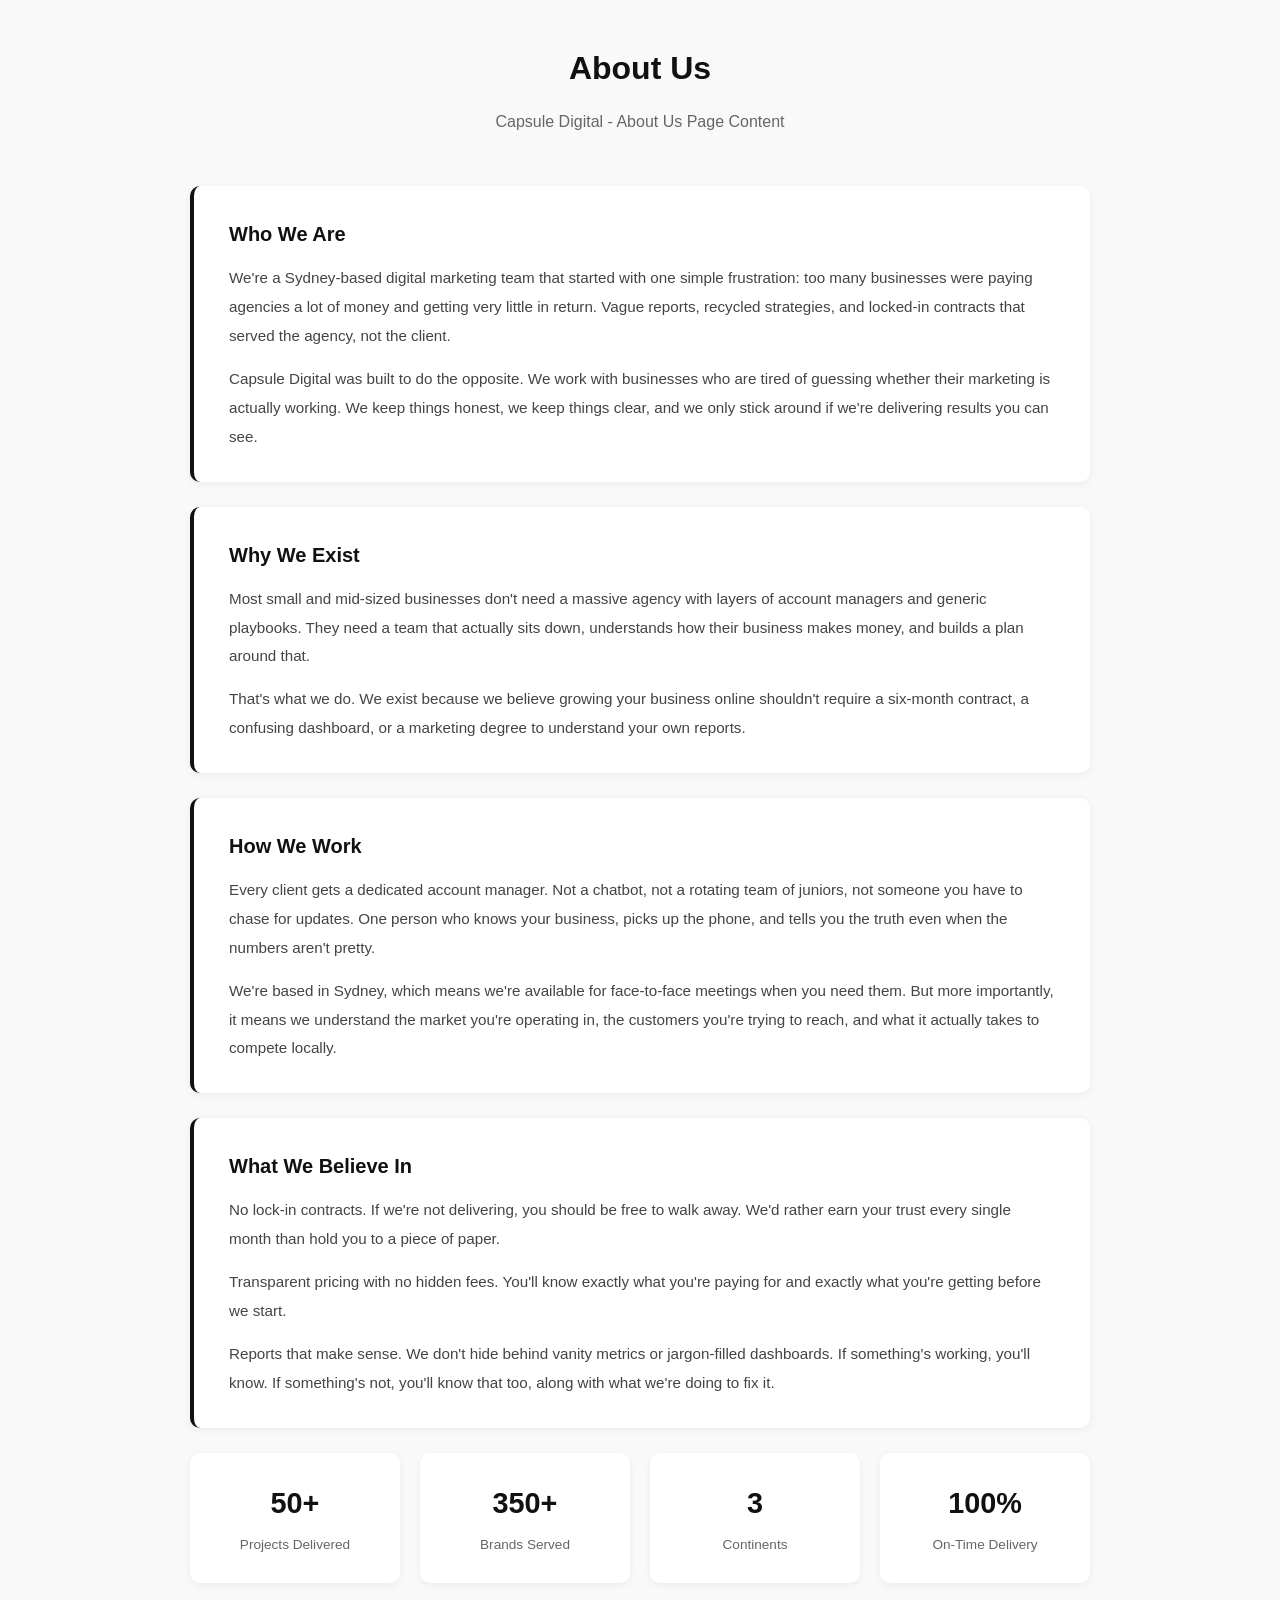
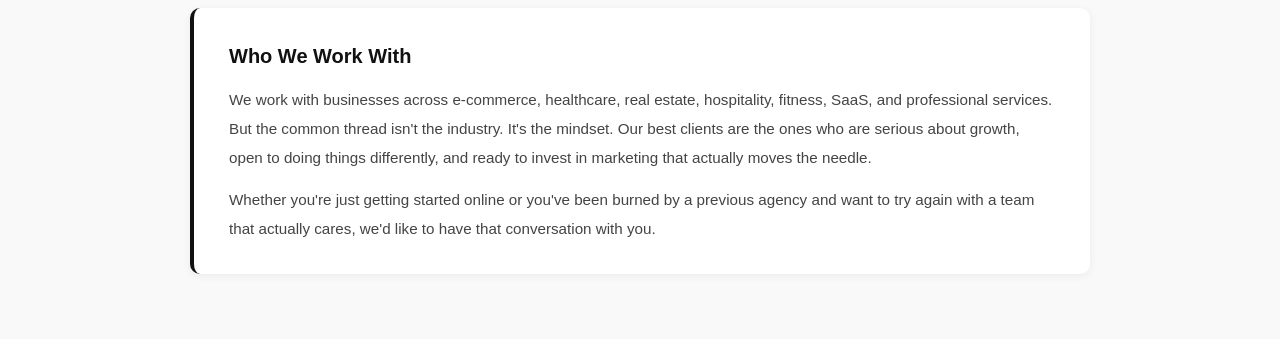
<file: content/about-us-content.html>
<!DOCTYPE html>
<html lang="en">
<head>
    <meta charset="UTF-8">
    <meta name="viewport" content="width=device-width, initial-scale=1.0">
    <title>Capsule Digital - About Us Content</title>
    <style>
        * {
            margin: 0;
            padding: 0;
            box-sizing: border-box;
        }

        body {
            font-family: 'Segoe UI', Tahoma, Geneva, Verdana, sans-serif;
            background: #f9f9f9;
            color: #1a1a1a;
            line-height: 1.8;
            padding: 40px 20px;
        }

        .container {
            max-width: 900px;
            margin: 0 auto;
        }

        h1 {
            text-align: center;
            font-size: 2rem;
            margin-bottom: 10px;
            color: #111;
        }

        .subtitle {
            text-align: center;
            font-size: 1rem;
            color: #666;
            margin-bottom: 50px;
        }

        .section {
            background: #fff;
            border-radius: 10px;
            padding: 30px 35px;
            margin-bottom: 25px;
            box-shadow: 0 2px 8px rgba(0, 0, 0, 0.06);
            border-left: 4px solid #111;
        }

        .section h2 {
            font-size: 1.25rem;
            margin-bottom: 12px;
            color: #111;
        }

        .section p {
            font-size: 0.95rem;
            color: #444;
            line-height: 1.9;
            margin-bottom: 14px;
        }

        .section p:last-child {
            margin-bottom: 0;
        }

        .stats-grid {
            display: grid;
            grid-template-columns: repeat(4, 1fr);
            gap: 20px;
            margin-bottom: 25px;
        }

        .stat {
            background: #fff;
            border-radius: 10px;
            padding: 25px 20px;
            text-align: center;
            box-shadow: 0 2px 8px rgba(0, 0, 0, 0.06);
        }

        .stat-number {
            font-size: 1.8rem;
            font-weight: 700;
            color: #111;
            margin-bottom: 4px;
        }

        .stat-label {
            font-size: 0.85rem;
            color: #666;
        }

        @media (max-width: 600px) {
            .stats-grid {
                grid-template-columns: repeat(2, 1fr);
            }
        }
    </style>
</head>
<body>
    <div class="container">

        <h1>About Us</h1>
        <p class="subtitle">Capsule Digital - About Us Page Content</p>

        <!-- Who We Are -->
        <div class="section">
            <h2>Who We Are</h2>
            <p>
                We're a Sydney-based digital marketing team that started with one simple frustration: too many businesses were paying agencies a lot of money and getting very little in return. Vague reports, recycled strategies, and locked-in contracts that served the agency, not the client.
            </p>
            <p>
                Capsule Digital was built to do the opposite. We work with businesses who are tired of guessing whether their marketing is actually working. We keep things honest, we keep things clear, and we only stick around if we're delivering results you can see.
            </p>
        </div>

        <!-- Why We Exist -->
        <div class="section">
            <h2>Why We Exist</h2>
            <p>
                Most small and mid-sized businesses don't need a massive agency with layers of account managers and generic playbooks. They need a team that actually sits down, understands how their business makes money, and builds a plan around that.
            </p>
            <p>
                That's what we do. We exist because we believe growing your business online shouldn't require a six-month contract, a confusing dashboard, or a marketing degree to understand your own reports.
            </p>
        </div>

        <!-- How We Work -->
        <div class="section">
            <h2>How We Work</h2>
            <p>
                Every client gets a dedicated account manager. Not a chatbot, not a rotating team of juniors, not someone you have to chase for updates. One person who knows your business, picks up the phone, and tells you the truth even when the numbers aren't pretty.
            </p>
            <p>
                We're based in Sydney, which means we're available for face-to-face meetings when you need them. But more importantly, it means we understand the market you're operating in, the customers you're trying to reach, and what it actually takes to compete locally.
            </p>
        </div>

        <!-- What We Believe In -->
        <div class="section">
            <h2>What We Believe In</h2>
            <p>
                No lock-in contracts. If we're not delivering, you should be free to walk away. We'd rather earn your trust every single month than hold you to a piece of paper.
            </p>
            <p>
                Transparent pricing with no hidden fees. You'll know exactly what you're paying for and exactly what you're getting before we start.
            </p>
            <p>
                Reports that make sense. We don't hide behind vanity metrics or jargon-filled dashboards. If something's working, you'll know. If something's not, you'll know that too, along with what we're doing to fix it.
            </p>
        </div>

        <!-- Stats -->
        <div class="stats-grid">
            <div class="stat">
                <div class="stat-number">50+</div>
                <div class="stat-label">Projects Delivered</div>
            </div>
            <div class="stat">
                <div class="stat-number">350+</div>
                <div class="stat-label">Brands Served</div>
            </div>
            <div class="stat">
                <div class="stat-number">3</div>
                <div class="stat-label">Continents</div>
            </div>
            <div class="stat">
                <div class="stat-number">100%</div>
                <div class="stat-label">On-Time Delivery</div>
            </div>
        </div>

        <!-- Who We Work With -->
        <div class="section">
            <h2>Who We Work With</h2>
            <p>
                We work with businesses across e-commerce, healthcare, real estate, hospitality, fitness, SaaS, and professional services. But the common thread isn't the industry. It's the mindset. Our best clients are the ones who are serious about growth, open to doing things differently, and ready to invest in marketing that actually moves the needle.
            </p>
            <p>
                Whether you're just getting started online or you've been burned by a previous agency and want to try again with a team that actually cares, we'd like to have that conversation with you.
            </p>
        </div>

    </div>
</body>
</html>
</file>
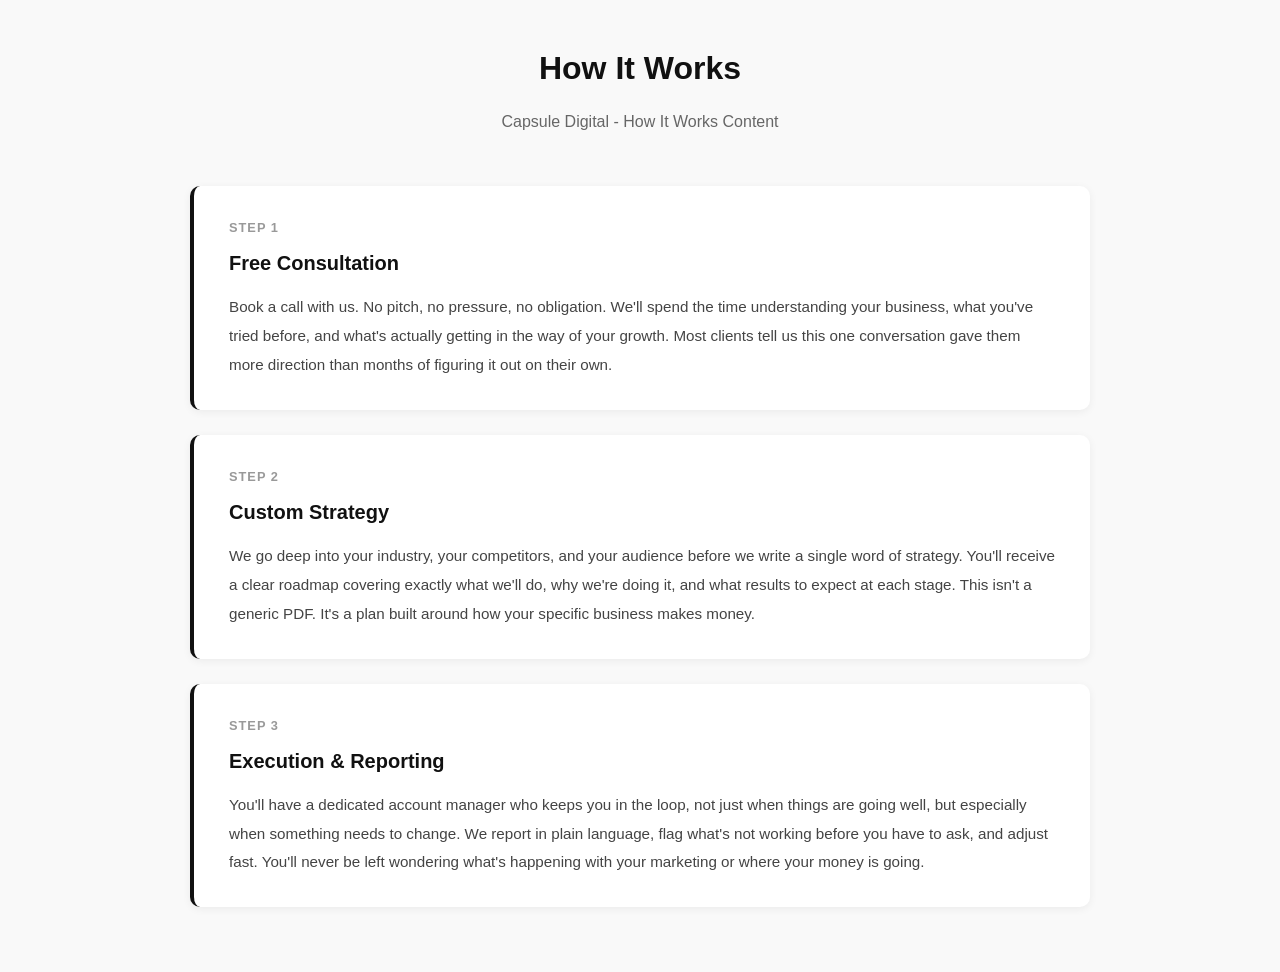
<file: content/how-it-works-content.html>
<!DOCTYPE html>
<html lang="en">
<head>
    <meta charset="UTF-8">
    <meta name="viewport" content="width=device-width, initial-scale=1.0">
    <title>Capsule Digital - How It Works</title>
    <style>
        * {
            margin: 0;
            padding: 0;
            box-sizing: border-box;
        }

        body {
            font-family: 'Segoe UI', Tahoma, Geneva, Verdana, sans-serif;
            background: #f9f9f9;
            color: #1a1a1a;
            line-height: 1.8;
            padding: 40px 20px;
        }

        .container {
            max-width: 900px;
            margin: 0 auto;
        }

        h1 {
            text-align: center;
            font-size: 2rem;
            margin-bottom: 10px;
            color: #111;
        }

        .subtitle {
            text-align: center;
            font-size: 1rem;
            color: #666;
            margin-bottom: 50px;
        }

        .step {
            background: #fff;
            border-radius: 10px;
            padding: 30px 35px;
            margin-bottom: 25px;
            box-shadow: 0 2px 8px rgba(0, 0, 0, 0.06);
            border-left: 4px solid #111;
            position: relative;
        }

        .step-number {
            font-size: 0.8rem;
            font-weight: 600;
            text-transform: uppercase;
            letter-spacing: 1px;
            color: #999;
            margin-bottom: 6px;
        }

        .step h2 {
            font-size: 1.25rem;
            margin-bottom: 12px;
            color: #111;
        }

        .step p {
            font-size: 0.95rem;
            color: #444;
            line-height: 1.9;
        }
    </style>
</head>
<body>
    <div class="container">

        <h1>How It Works</h1>
        <p class="subtitle">Capsule Digital - How It Works Content</p>

        <!-- Step 1 -->
        <div class="step">
            <div class="step-number">Step 1</div>
            <h2>Free Consultation</h2>
            <p>
                Book a call with us. No pitch, no pressure, no obligation. We'll spend the time understanding your business, what you've tried before, and what's actually getting in the way of your growth. Most clients tell us this one conversation gave them more direction than months of figuring it out on their own.
            </p>
        </div>

        <!-- Step 2 -->
        <div class="step">
            <div class="step-number">Step 2</div>
            <h2>Custom Strategy</h2>
            <p>
                We go deep into your industry, your competitors, and your audience before we write a single word of strategy. You'll receive a clear roadmap covering exactly what we'll do, why we're doing it, and what results to expect at each stage. This isn't a generic PDF. It's a plan built around how your specific business makes money.
            </p>
        </div>

        <!-- Step 3 -->
        <div class="step">
            <div class="step-number">Step 3</div>
            <h2>Execution & Reporting</h2>
            <p>
                You'll have a dedicated account manager who keeps you in the loop, not just when things are going well, but especially when something needs to change. We report in plain language, flag what's not working before you have to ask, and adjust fast. You'll never be left wondering what's happening with your marketing or where your money is going.
            </p>
        </div>

    </div>
</body>
</html>
</file>
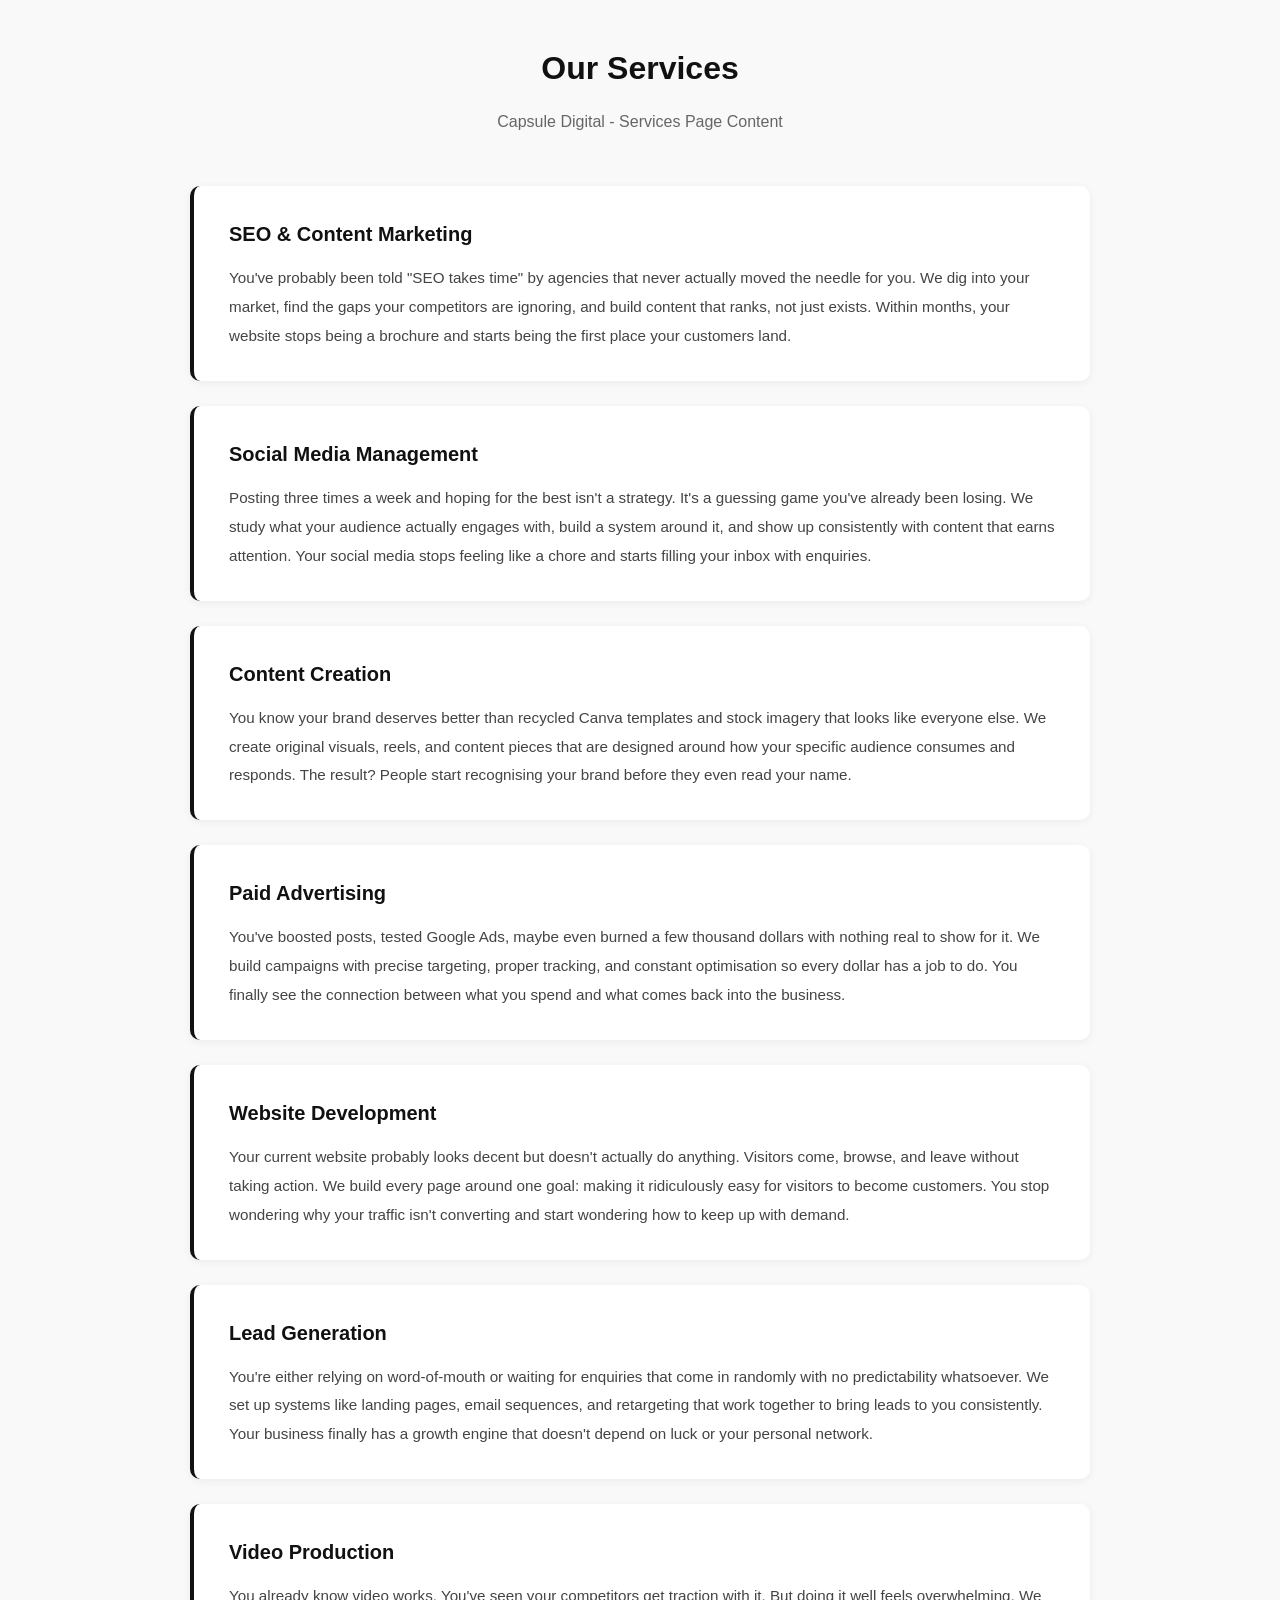
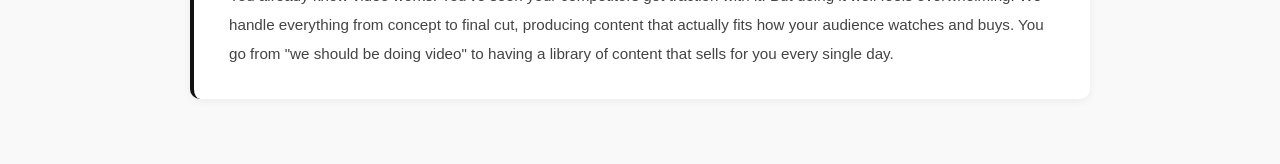
<file: content/services-content.html>
<!DOCTYPE html>
<html lang="en">
<head>
    <meta charset="UTF-8">
    <meta name="viewport" content="width=device-width, initial-scale=1.0">
    <title>Capsule Digital - Services Content</title>
    <style>
        * {
            margin: 0;
            padding: 0;
            box-sizing: border-box;
        }

        body {
            font-family: 'Segoe UI', Tahoma, Geneva, Verdana, sans-serif;
            background: #f9f9f9;
            color: #1a1a1a;
            line-height: 1.8;
            padding: 40px 20px;
        }

        .container {
            max-width: 900px;
            margin: 0 auto;
        }

        h1 {
            text-align: center;
            font-size: 2rem;
            margin-bottom: 10px;
            color: #111;
        }

        .subtitle {
            text-align: center;
            font-size: 1rem;
            color: #666;
            margin-bottom: 50px;
        }

        .service {
            background: #fff;
            border-radius: 10px;
            padding: 30px 35px;
            margin-bottom: 25px;
            box-shadow: 0 2px 8px rgba(0, 0, 0, 0.06);
            border-left: 4px solid #111;
        }

        .service h2 {
            font-size: 1.25rem;
            margin-bottom: 12px;
            color: #111;
        }

        .service p {
            font-size: 0.95rem;
            color: #444;
            line-height: 1.9;
        }
    </style>
</head>
<body>
    <div class="container">

        <h1>Our Services</h1>
        <p class="subtitle">Capsule Digital - Services Page Content</p>

        <!-- SEO & Content Marketing -->
        <div class="service">
            <h2>SEO &amp; Content Marketing</h2>
            <p>
                You've probably been told "SEO takes time" by agencies that never actually moved the needle for you. We dig into your market, find the gaps your competitors are ignoring, and build content that ranks, not just exists. Within months, your website stops being a brochure and starts being the first place your customers land.
            </p>
        </div>

        <!-- Social Media Management -->
        <div class="service">
            <h2>Social Media Management</h2>
            <p>
                Posting three times a week and hoping for the best isn't a strategy. It's a guessing game you've already been losing. We study what your audience actually engages with, build a system around it, and show up consistently with content that earns attention. Your social media stops feeling like a chore and starts filling your inbox with enquiries.
            </p>
        </div>

        <!-- Content Creation -->
        <div class="service">
            <h2>Content Creation</h2>
            <p>
                You know your brand deserves better than recycled Canva templates and stock imagery that looks like everyone else. We create original visuals, reels, and content pieces that are designed around how your specific audience consumes and responds. The result? People start recognising your brand before they even read your name.
            </p>
        </div>

        <!-- Paid Advertising -->
        <div class="service">
            <h2>Paid Advertising</h2>
            <p>
                You've boosted posts, tested Google Ads, maybe even burned a few thousand dollars with nothing real to show for it. We build campaigns with precise targeting, proper tracking, and constant optimisation so every dollar has a job to do. You finally see the connection between what you spend and what comes back into the business.
            </p>
        </div>

        <!-- Website Development -->
        <div class="service">
            <h2>Website Development</h2>
            <p>
                Your current website probably looks decent but doesn't actually do anything. Visitors come, browse, and leave without taking action. We build every page around one goal: making it ridiculously easy for visitors to become customers. You stop wondering why your traffic isn't converting and start wondering how to keep up with demand.
            </p>
        </div>

        <!-- Lead Generation -->
        <div class="service">
            <h2>Lead Generation</h2>
            <p>
                You're either relying on word-of-mouth or waiting for enquiries that come in randomly with no predictability whatsoever. We set up systems like landing pages, email sequences, and retargeting that work together to bring leads to you consistently. Your business finally has a growth engine that doesn't depend on luck or your personal network.
            </p>
        </div>

        <!-- Video Production -->
        <div class="service">
            <h2>Video Production</h2>
            <p>
                You already know video works. You've seen your competitors get traction with it. But doing it well feels overwhelming. We handle everything from concept to final cut, producing content that actually fits how your audience watches and buys. You go from "we should be doing video" to having a library of content that sells for you every single day.
            </p>
        </div>

    </div>
</body>
</html>
</file>
<file: assets/css/style.css>
/* ============================================
   MarketingFlow - CSS Variables & Overrides
   Base styles from Webflow CDN
   ============================================ */

html {
  scroll-behavior: smooth;
}

:root {
  --background: #000;
  --primary: #ffa66b;
  --secondary: #fff;
  --tertiary: #14151c;
  --border: #414141;
  --border-2: #e3e3e3;
  --heading: #fff;
  --heading-2: #000;
  --paragraph: #e9e9e9;
  --paragraph-2: #292929;
  --transparent: transparent;
  --white: #fff;
  --black: #000;
  --overlay-color: rgba(0, 0, 0, 0.4);
  --radius--border-sm: 5px;
  --radius--border: 10px;
  --radius--border-lg: 20px;
  --radius--border-xl: 1000px;
  --fonts--paragraph: "Titillium Web", sans-serif;
  --fonts--heading: "Barlow", sans-serif;
}

body.main-body {
  background-color: var(--background);
  color: var(--paragraph);
  font-family: var(--fonts--paragraph);
  -webkit-font-smoothing: antialiased;
  -moz-osx-font-smoothing: grayscale;
}

h1,
h2,
h3,
h4,
h5,
h6 {
  font-family: var(--fonts--heading);
  color: var(--heading);
}

/* ============================================
   Page Preloader
   ============================================ */
#page-preloader {
  position: fixed;
  inset: 0;
  z-index: 99999;
  background: var(--background);
  display: flex;
  align-items: center;
  justify-content: center;
  transition: transform 0.7s cubic-bezier(0.76, 0, 0.24, 1);
  will-change: transform;
}

#page-preloader.preloader-exit {
  transform: translateY(-100%);
}

.preloader-inner {
  display: flex;
  align-items: center;
  justify-content: center;
}

.preloader-logo {
  width: 260px;
  height: auto;
  display: block;
}

/* Preloader logo animations (mirror hero logo) */
.pl-capsule {
  stroke-dasharray: 76;
  stroke-dashoffset: 76;
  animation:
    hl-stroke-in 1s cubic-bezier(0.4, 0, 0.2, 1) 0.2s forwards,
    hl-capsule-redraw 5s ease-in-out 2s infinite;
}

.pl-orbit {
  stroke-dasharray: 14 62;
  opacity: 0;
  animation:
    hl-orbit-show 0.6s ease 1.6s forwards,
    hl-orbit-spin 3.5s linear 1.8s infinite;
}

.pl-dot {
  opacity: 0;
  transform: scale(0);
}

.pl-dot1 {
  transform-origin: 10px 18px;
  animation: hl-pop 0.5s cubic-bezier(0.34, 1.56, 0.64, 1) 0.8s forwards;
}

.pl-dot2 {
  transform-origin: 17px 18px;
  animation: hl-pop-dim 0.5s cubic-bezier(0.34, 1.56, 0.64, 1) 1s forwards;
}

.pl-text-stroke {
  stroke-dasharray: 500;
  stroke-dashoffset: 500;
  animation:
    hl-stroke-in 1.4s ease 0.4s forwards,
    hl-stroke-fade 0.6s ease 1.6s forwards;
}

.pl-text-fill {
  opacity: 0;
  animation: hl-appear 0.8s ease 1.4s forwards;
}

@media (prefers-reduced-motion: reduce) {
  #page-preloader {
    transition: opacity 0.3s ease;
  }
  #page-preloader.preloader-exit {
    transform: none;
    opacity: 0;
  }
  .pl-capsule {
    stroke-dashoffset: 0;
    animation: none;
  }
  .pl-dot {
    opacity: 1;
    transform: none;
    animation: none;
  }
  .pl-dot2 {
    opacity: 0.6;
  }
  .pl-text-stroke {
    opacity: 0;
    animation: none;
  }
  .pl-text-fill {
    opacity: 1;
    animation: none;
  }
  .pl-orbit {
    opacity: 0;
    animation: none;
  }
}

@media screen and (max-width: 767px) {
  #page-preloader {
    display: flex;
    align-items: center;
    justify-content: center;
  }
  .preloader-inner {
    display: flex;
    align-items: center;
    justify-content: center;
  }
  .preloader-logo {
    width: 200px;
    margin: 0 auto;
    display: block;
  }
}

/* ============================================
   Navbar: Bottom-fixed floating pill (Desio style)
   ============================================ */

.navbar-main {
  position: fixed !important;
  top: auto !important;
  bottom: 0;
  left: 0;
  right: 0;
  background-color: transparent !important;
  border-bottom: none !important;
  padding: 0 20px 20px !important;
  transform: translateY(0);
  opacity: 1;
  transition:
    transform 0.5s cubic-bezier(0.22, 1, 0.36, 1),
    opacity 0.4s cubic-bezier(0.22, 1, 0.36, 1);
  will-change: transform, opacity;
}

.navbar-main.navbar-hidden {
  transform: translateY(calc(100% + 20px));
  opacity: 0;
}

/* Inner navbar — floating pill container */
.navbar-main .navbar {
  border: 1px solid rgba(255, 166, 107, 0.12) !important;
  border-radius: 14px !important;
  background-color: rgba(14, 14, 20, 0.92) !important;
  backdrop-filter: blur(20px);
  -webkit-backdrop-filter: blur(20px);
  box-shadow:
    0 8px 32px rgba(0, 0, 0, 0.4),
    0 0 0 1px rgba(255, 255, 255, 0.03) inset;
  max-width: 1200px;
  overflow: visible !important;
  padding: 12px 24px !important;
}

/* Hero: remove negative margin since navbar is out of flow */
.hero-section {
  margin-top: 0 !important;
}

.hero-sub-heading {
  max-width: 550px;
}

.hero-supporting-text {
  max-width: 600px;
  margin-top: 0;
  margin-bottom: 0;
  font-family: "Barlow", sans-serif;
  font-size: 16px;
  line-height: 1.7;
  color: rgba(255, 255, 255, 0.55);
}

.hero-top-content .primary-button {
  margin-top: 32px;
}

/* Hero Stats Strip */
.hero-stats {
  display: flex;
  align-items: center;
  gap: 32px;
  margin-top: 40px;
}

.hero-stat {
  display: flex;
  flex-direction: column;
  gap: 4px;
}

.hero-stat__number {
  font-family: var(--fonts--heading);
  font-size: 2rem;
  font-weight: 800;
  color: var(--primary);
  line-height: 1;
}

.hero-stat__label {
  font-size: 0.85rem;
  color: var(--paragraph);
  opacity: 0.8;
  letter-spacing: 0.02em;
}

.hero-stats__divider {
  width: 1px;
  height: 48px;
  background: var(--border);
}

@media (max-width: 767px) {
  .hero-stats {
    gap: 20px;
    margin-top: 32px;
  }
  .hero-stat__number {
    font-size: 1.5rem;
  }
  .hero-stat__label {
    font-size: 0.75rem;
  }
  .hero-stats__divider {
    height: 36px;
  }
}

/* ============================================
   SOCIAL PROOF BAR
   ============================================ */
.spb-section {
  position: relative;
  padding: 48px 0 40px;
  /* background: linear-gradient(180deg, #060714 0%, #0a0b1a 50%, #060714 100%); */
  overflow: hidden;
}

/* Top/bottom subtle border lines */
.spb-section::before,
.spb-section::after {
  content: "";
  position: absolute;
  left: 10%;
  right: 10%;
  height: 1px;
  background: linear-gradient(
    90deg,
    transparent 0%,
    rgba(99, 102, 241, 0.12) 30%,
    rgba(251, 146, 60, 0.1) 70%,
    transparent 100%
  );
}
.spb-section::before {
  top: 0;
}
.spb-section::after {
  bottom: 0;
}

.spb-heading {
  font-family: "Barlow", sans-serif;
  font-size: 12px;
  font-weight: 600;
  letter-spacing: 2.5px;
  text-transform: uppercase;
  color: rgba(255, 255, 255, 0.35);
  text-align: center;
  margin: 0 0 28px;
}

.spb-subtext {
  font-family: "Barlow", sans-serif;
  font-size: 13px;
  font-style: italic;
  color: rgba(255, 255, 255, 0.25);
  text-align: center;
  margin: 24px 0 0;
}

/* Track wrapper with edge fade masks */
.spb-track-wrapper {
  width: 75%;
  margin: auto;
  position: relative;
  overflow: hidden;
  -webkit-mask-image: linear-gradient(
    90deg,
    transparent 0%,
    #000 8%,
    #000 92%,
    transparent 100%
  );
  mask-image: linear-gradient(
    90deg,
    transparent 0%,
    #000 8%,
    #000 92%,
    transparent 100%
  );
}

/* Swiper overrides */
.spb-swiper {
  overflow: hidden;
}

.spb-swiper .swiper-wrapper {
  transition-timing-function: linear;
}

.spb-item {
  display: flex;
  align-items: center;
  justify-content: center;
  padding: 10px;
  border-radius: 10px;
  border: 1px solid rgba(255, 255, 255, 0.04);
  background: #fff;
  transition:
    border-color 0.4s ease,
    background 0.4s ease,
    transform 0.4s ease;
}

/* .spb-item:hover {
  border-color: rgba(99,102,241,0.15);
  background: rgba(255,255,255,0.03);
  transform: translateY(-2px);
} */

.spb-logo {
  height: 70px;
  width: 95%;
  object-fit: contain;
}

/* Responsive */
@media screen and (max-width: 991px) {
  .spb-section {
    padding: 40px 0 32px;
  }
}

@media screen and (max-width: 767px) {
  .spb-track-wrapper {
    width: 100%;
  }
  .spb-section {
    padding: 32px 0 24px;
  }
  .spb-heading {
    font-size: 11px;
    margin-bottom: 20px;
  }
  .spb-item {
    padding: 6px 12px;
  }
}

@media screen and (max-width: 479px) {
  .spb-item {
    padding: 5px 10px;
    border-radius: 8px;
  }
  .spb-logo {
    height: 50px;
    width: auto;
  }
  .spb-subtext {
    font-size: 13px;
    color: rgba(255, 255, 255, 0.5);
  }
}

/* ============================================
   Hero Laptop Animation (8-scene cycle)
   ============================================ */

#hero-seo-illust {
  position: absolute;
  top: -100px;
  right: 0;
  width: 48%;
  max-width: 580px;
  z-index: 2;
  pointer-events: none;
  opacity: 0;
  animation: lp-fade-in 1.8s ease 1.2s forwards;
}

#hero-seo-illust svg {
  width: 100%;
  height: auto;
  display: block;
  animation: lp-hover 8s ease-in-out infinite;
}

@keyframes lp-fade-in {
  to {
    opacity: 0.92;
  }
}

@keyframes lp-hover {
  0%,
  100% {
    transform: translateY(0);
  }
  50% {
    transform: translateY(-8px);
  }
}

/* Ambient glow */
.lp-amb {
  animation: lp-amb-pulse 10s ease-in-out infinite;
}
@keyframes lp-amb-pulse {
  0%,
  100% {
    opacity: 0.03;
  }
  50% {
    opacity: 0.06;
  }
}

/* --- Scene Cycling: 8 scenes × 3.5s = 28s --- */
.lp-scene {
  opacity: 0;
  animation: lp-cycle 28s ease-in-out infinite;
}
.lp-s1 {
  animation-delay: 0s;
}
.lp-s2 {
  animation-delay: 3.5s;
}
.lp-s3 {
  animation-delay: 7s;
}
.lp-s4 {
  animation-delay: 10.5s;
}
.lp-s5 {
  animation-delay: 14s;
}
.lp-s6 {
  animation-delay: 17.5s;
}
.lp-s7 {
  animation-delay: 21s;
}
.lp-s8 {
  animation-delay: 24.5s;
}

@keyframes lp-cycle {
  0% {
    opacity: 0;
    transform: translateY(6px);
  }
  2% {
    opacity: 1;
    transform: translateY(0);
  }
  10.5% {
    opacity: 1;
    transform: translateY(0);
  }
  12.5% {
    opacity: 0;
    transform: translateY(-4px);
  }
  100% {
    opacity: 0;
    transform: translateY(6px);
  }
}

/* --- Cursor Blink (browser chrome) --- */
.lp-cursor-blink {
  animation: lp-blink 1s step-end infinite;
}
@keyframes lp-blink {
  0%,
  100% {
    opacity: 0.6;
  }
  50% {
    opacity: 0;
  }
}

/* --- Scene 1: Chart Line Drawing --- */
.lp-draw {
  stroke-dasharray: 500;
  stroke-dashoffset: 500;
  animation: lp-line-draw 28s ease infinite;
}
.lp-draw.lp-d2 {
  animation-name: lp-line-draw-alt;
}
@keyframes lp-line-draw {
  0% {
    stroke-dashoffset: 500;
  }
  1.5% {
    stroke-dashoffset: 500;
  }
  8% {
    stroke-dashoffset: 0;
  }
  12% {
    stroke-dashoffset: 0;
  }
  12.5% {
    stroke-dashoffset: 500;
  }
  100% {
    stroke-dashoffset: 500;
  }
}
@keyframes lp-line-draw-alt {
  0% {
    stroke-dashoffset: 500;
  }
  2.5% {
    stroke-dashoffset: 500;
  }
  9% {
    stroke-dashoffset: 0;
  }
  12% {
    stroke-dashoffset: 0;
  }
  12.5% {
    stroke-dashoffset: 500;
  }
  100% {
    stroke-dashoffset: 500;
  }
}

/* --- Scene 2: Bar Chart Rise --- */
.lp-bars-anim {
  animation: lp-bars-enter 28s ease-out infinite;
  animation-delay: 3.5s;
}
@keyframes lp-bars-enter {
  0% {
    transform: translateY(15px);
  }
  1.5% {
    transform: translateY(15px);
  }
  5% {
    transform: translateY(0);
  }
  12.5% {
    transform: translateY(0);
  }
  100% {
    transform: translateY(0);
  }
}

/* --- Scene 4: Keyword Row Reveal --- */
.lp-row-anim {
  opacity: 0;
  animation: lp-row-in 28s ease infinite;
  animation-delay: 10.5s;
}
.lp-row-anim.lp-ra2 {
  animation-name: lp-row-in-2;
}
.lp-row-anim.lp-ra3 {
  animation-name: lp-row-in-3;
}
.lp-row-anim.lp-ra4 {
  animation-name: lp-row-in-4;
}

@keyframes lp-row-in {
  0% {
    opacity: 0;
    transform: translateX(-8px);
  }
  2% {
    opacity: 1;
    transform: translateX(0);
  }
  12% {
    opacity: 1;
    transform: translateX(0);
  }
  12.5% {
    opacity: 0;
    transform: translateX(0);
  }
  100% {
    opacity: 0;
    transform: translateX(-8px);
  }
}
@keyframes lp-row-in-2 {
  0% {
    opacity: 0;
    transform: translateX(-8px);
  }
  3% {
    opacity: 0;
    transform: translateX(-8px);
  }
  5% {
    opacity: 1;
    transform: translateX(0);
  }
  12% {
    opacity: 1;
    transform: translateX(0);
  }
  12.5% {
    opacity: 0;
    transform: translateX(0);
  }
  100% {
    opacity: 0;
    transform: translateX(-8px);
  }
}
@keyframes lp-row-in-3 {
  0% {
    opacity: 0;
    transform: translateX(-8px);
  }
  4% {
    opacity: 0;
    transform: translateX(-8px);
  }
  6% {
    opacity: 1;
    transform: translateX(0);
  }
  12% {
    opacity: 1;
    transform: translateX(0);
  }
  12.5% {
    opacity: 0;
    transform: translateX(0);
  }
  100% {
    opacity: 0;
    transform: translateX(-8px);
  }
}
@keyframes lp-row-in-4 {
  0% {
    opacity: 0;
    transform: translateX(-8px);
  }
  5% {
    opacity: 0;
    transform: translateX(-8px);
  }
  7% {
    opacity: 1;
    transform: translateX(0);
  }
  12% {
    opacity: 1;
    transform: translateX(0);
  }
  12.5% {
    opacity: 0;
    transform: translateX(0);
  }
  100% {
    opacity: 0;
    transform: translateX(-8px);
  }
}

/* --- Scene 6: Donut Chart Drawing --- */
.lp-donut {
  animation: lp-donut-1 28s ease-out infinite;
  animation-delay: 17.5s;
}
.lp-do2 {
  animation-name: lp-donut-2;
}
.lp-do3 {
  animation-name: lp-donut-3;
}

@keyframes lp-donut-1 {
  0% {
    stroke-dashoffset: 346;
  }
  2% {
    stroke-dashoffset: 346;
  }
  7% {
    stroke-dashoffset: 0;
  }
  12% {
    stroke-dashoffset: 0;
  }
  12.5% {
    stroke-dashoffset: 346;
  }
  100% {
    stroke-dashoffset: 346;
  }
}
@keyframes lp-donut-2 {
  0% {
    stroke-dashoffset: 346;
  }
  2.5% {
    stroke-dashoffset: 346;
  }
  8% {
    stroke-dashoffset: -138;
  }
  12% {
    stroke-dashoffset: -138;
  }
  12.5% {
    stroke-dashoffset: 346;
  }
  100% {
    stroke-dashoffset: 346;
  }
}
@keyframes lp-donut-3 {
  0% {
    stroke-dashoffset: 346;
  }
  3% {
    stroke-dashoffset: 346;
  }
  8.5% {
    stroke-dashoffset: -207;
  }
  12% {
    stroke-dashoffset: -207;
  }
  12.5% {
    stroke-dashoffset: 346;
  }
  100% {
    stroke-dashoffset: 346;
  }
}

/* --- Floating Accent Elements --- */
.lp-fl {
  will-change: transform;
}
.lp-fl1 {
  animation: lp-float-a 7s ease-in-out infinite;
}
.lp-fl2 {
  animation: lp-float-b 8s ease-in-out infinite 1s;
}
.lp-fl3 {
  animation: lp-float-a 9s ease-in-out infinite 2s;
}
.lp-fl4 {
  animation: lp-float-b 6s ease-in-out infinite 0.5s;
}
.lp-fl5 {
  animation: lp-float-a 8s ease-in-out infinite 3s;
}
.lp-fl6 {
  animation: lp-float-b 7s ease-in-out infinite 1.5s;
}

@keyframes lp-float-a {
  0%,
  100% {
    transform: translate(0, 0);
  }
  50% {
    transform: translate(-4px, -7px);
  }
}
@keyframes lp-float-b {
  0%,
  100% {
    transform: translate(0, 0);
  }
  50% {
    transform: translate(5px, -5px);
  }
}

/* --- Notification Badges --- */
.lp-notif {
  will-change: transform, opacity;
}
.lp-notif1 {
  animation: lp-notif-r 5s ease-in-out infinite;
}
.lp-notif2 {
  animation: lp-notif-l 6s ease-in-out infinite 2s;
}

@keyframes lp-notif-r {
  0%,
  100% {
    transform: translateX(0);
    opacity: 1;
  }
  50% {
    transform: translateX(4px);
    opacity: 0.6;
  }
}
@keyframes lp-notif-l {
  0%,
  100% {
    transform: translateX(0);
    opacity: 1;
  }
  50% {
    transform: translateX(-4px);
    opacity: 0.6;
  }
}

/* Responsive: hide on smaller screens */
@media screen and (max-width: 991px) {
  #hero-seo-illust {
    display: none;
  }
}

/* Reduced motion */
@media (prefers-reduced-motion: reduce) {
  #hero-seo-illust svg,
  #hero-seo-illust svg * {
    animation-duration: 0s !important;
    animation-delay: 0s !important;
  }
  #hero-seo-illust {
    opacity: 0.6;
    animation: none;
  }
  .lp-scene {
    opacity: 1;
  }
  .lp-s2,
  .lp-s3,
  .lp-s4,
  .lp-s5,
  .lp-s6,
  .lp-s7,
  .lp-s8 {
    opacity: 0;
  }
  .lp-draw {
    stroke-dashoffset: 0;
  }
  .lp-row-anim {
    opacity: 1;
  }
}

/* ============================================
   Hero Logo Draw Animation
   ============================================ */

#hero-logo-anim,
.hero-top-content .inner-logo {
  margin-bottom: 16px;
}

#hero-logo-anim svg,
.hero-top-content .inner-logo svg {
  width: 300px;
  height: auto;
  display: block;
  position: absolute;
  top: -100px;
}

/* Icon: Capsule stroke draw-in + continuous loop */
.hl-capsule {
  stroke-dasharray: 76;
  stroke-dashoffset: 76;
  animation:
    hl-stroke-in 1.2s cubic-bezier(0.4, 0, 0.2, 1) 0.5s forwards,
    hl-capsule-redraw 5s ease-in-out 2.5s infinite;
}

/* Icon: Orbiting shine (loops after initial draw) */
.hl-orbit {
  stroke-dasharray: 14 62;
  opacity: 0;
  animation:
    hl-orbit-show 0.6s ease 2.8s forwards,
    hl-orbit-spin 3.5s linear 3s infinite;
}

/* Icon: Dots pop in */
.hl-dot {
  opacity: 0;
  transform: scale(0);
}
.hl-dot1 {
  transform-origin: 10px 18px;
  animation: hl-pop 0.5s cubic-bezier(0.34, 1.56, 0.64, 1) 1.2s forwards;
}
.hl-dot2 {
  transform-origin: 17px 18px;
  animation: hl-pop-dim 0.5s cubic-bezier(0.34, 1.56, 0.64, 1) 1.4s forwards;
}

/* Text: Stroke draw layer */
.hl-text-stroke {
  stroke-dasharray: 500;
  stroke-dashoffset: 500;
  animation:
    hl-stroke-in 1.8s ease 0.8s forwards,
    hl-stroke-fade 0.6s ease 2.4s forwards;
}

/* Text: Fill layer */
.hl-text-fill {
  opacity: 0;
  animation: hl-appear 0.8s ease 2.2s forwards;
}

@keyframes hl-stroke-in {
  to {
    stroke-dashoffset: 0;
  }
}

@keyframes hl-capsule-redraw {
  0%,
  100% {
    stroke-dashoffset: 0;
  }
  50% {
    stroke-dashoffset: 76;
  }
}

@keyframes hl-stroke-fade {
  to {
    opacity: 0;
  }
}

@keyframes hl-appear {
  to {
    opacity: 1;
  }
}

@keyframes hl-pop {
  to {
    opacity: 1;
    transform: scale(1);
  }
}

@keyframes hl-pop-dim {
  to {
    opacity: 0.6;
    transform: scale(1);
  }
}

@keyframes hl-orbit-show {
  to {
    opacity: 0.3;
  }
}

@keyframes hl-orbit-spin {
  to {
    stroke-dashoffset: -76;
  }
}

@media screen and (max-width: 767px) {
  #hero-logo-anim,
  .hero-top-content .inner-logo {
    display: none;
  }
}

@media (prefers-reduced-motion: reduce) {
  #hero-logo-anim svg *,
  .inner-logo svg * {
    animation: none !important;
  }
  .hl-capsule {
    stroke-dashoffset: 0;
  }
  .hl-dot {
    opacity: 1;
    transform: none;
  }
  .hl-dot2 {
    opacity: 0.6;
  }
  .hl-text-stroke {
    opacity: 0;
  }
  .hl-text-fill {
    opacity: 1;
  }
  .hl-orbit {
    opacity: 0;
  }
}

/* Footer logo draw animation */
#footer-logo-anim {
  margin-bottom: 12px;
}
#footer-logo-anim svg {
  width: 275px;
  height: auto;
  display: block;
}

@media screen and (max-width: 767px) {
  #footer-logo-anim svg {
    width: 300px;
  }
}

@media (prefers-reduced-motion: reduce) {
  #footer-logo-anim svg * {
    animation: none !important;
  }
}

/* Scroll-in animation */
[data-w-id] {
  transition:
    opacity 0.8s ease,
    transform 0.8s ease;
}

.scroll-animated {
  opacity: 1 !important;
  transform: translate3d(0, 0, 0) scale3d(1, 1, 1) rotateX(0) rotateY(0)
    rotateZ(0) skew(0, 0) !important;
}

/* Testimonials section background & effects */
#testimonials {
  position: relative;
  background: linear-gradient(
    160deg,
    #0a0d14 0%,
    #0d1018 30%,
    #10141e 60%,
    #0a0e16 100%
  );
  padding: 100px 0 80px;
  overflow: hidden;
  margin-top: 0;
  margin-bottom: 0;
}

#testimonials .container {
  position: relative;
  z-index: 2;
  width: 100%;
  max-width: 100%;
  padding: 0;
}

/* Subtle grid pattern */
#testimonials::before {
  content: "";
  position: absolute;
  inset: 0;
  opacity: 0.03;
  background-image:
    linear-gradient(rgba(255, 166, 107, 0.3) 1px, transparent 1px),
    linear-gradient(90deg, rgba(255, 166, 107, 0.3) 1px, transparent 1px);
  background-size: 60px 60px;
  pointer-events: none;
}

/* Ambient orbs */
#testimonials::after {
  content: "";
  position: absolute;
  top: -100px;
  right: 20%;
  width: 500px;
  height: 500px;
  border-radius: 50%;
  background: radial-gradient(
    circle,
    rgba(255, 166, 107, 0.08) 0%,
    transparent 70%
  );
  filter: blur(80px);
  pointer-events: none;
  animation: tm-orb-float 20s ease-in-out infinite;
}

@keyframes tm-orb-float {
  0%,
  100% {
    transform: translate(0, 0);
  }
  50% {
    transform: translate(-40px, 30px);
  }
}

/* Mouse glow follower */
.tm-mouse-glow {
  position: absolute;
  width: 400px;
  height: 400px;
  border-radius: 50%;
  background: radial-gradient(
    circle,
    rgba(255, 166, 107, 0.07) 0%,
    transparent 70%
  );
  pointer-events: none;
  z-index: 1;
  opacity: 0;
  transition: opacity 0.4s ease;
  transform: translate(-50%, -50%);
  will-change: left, top;
}

#testimonials:hover .tm-mouse-glow {
  opacity: 1;
}

/* Card hover: glow lift effect */
.testimonial-card {
  transition:
    border-color 0.4s ease,
    transform 0.4s ease,
    box-shadow 0.4s ease;
}

.testimonial-card:hover {
  border-color: rgba(255, 166, 107, 0.35);
  transform: translateY(-6px);
  box-shadow:
    0 12px 40px -8px rgba(255, 166, 107, 0.15),
    0 0 0 1px rgba(255, 166, 107, 0.1);
}

/* Section heading colors for dark bg */
#testimonials .heading {
  color: rgba(255, 255, 255, 0.95);
}

#testimonials .gradient-bg {
  color: #ffa66b;
}

#testimonials ._8px-circle {
  background-color: #ffa66b;
}

@media (prefers-reduced-motion: reduce) {
  #testimonials::after {
    animation: none;
  }
  .testimonial-card:hover {
    transform: none;
  }
}

/* Swiper overrides for testimonials — dark cards */
.testimonial-slider.swiper {
  background-color: transparent;
  width: 100% !important;
  max-width: 100% !important;
  height: auto;
  margin-left: auto;
  margin-right: auto;
  padding: 40px 0 70px !important;
  position: static;
  overflow: hidden !important;
}

.testimonial-slider .swiper-wrapper {
  display: flex;
  align-items: stretch;
}

.testimonial-slider .swiper-slide {
  height: auto;
  transition:
    transform 0.5s ease,
    opacity 0.5s ease;
  opacity: 0.4;
  transform: scale(0.92);
}

.testimonial-slider .swiper-slide-active {
  opacity: 1;
  transform: scale(1);
  z-index: 2;
}

.testimonial-slider .swiper-slide-prev,
.testimonial-slider .swiper-slide-next {
  opacity: 0.7;
  transform: scale(0.96);
}

/* Card: vertical dark portrait */
.testimonial-card {
  grid-template-columns: 1fr;
  grid-template-rows: auto;
  min-height: auto;
  padding: 0;
  border-radius: 16px;
  overflow: hidden;
  position: relative;
  background: #12121a;
  border: 1px solid rgba(255, 255, 255, 0.05);
  transition: border-color 0.4s ease;
}

.testimonial-card:hover {
  border-color: rgba(255, 166, 107, 0.35);
}

/* Image: portrait top section */
.testimonial-image-wrapper {
  border-radius: 0;
  width: 100%;
  aspect-ratio: 2 / 2;
  position: relative;
  overflow: hidden;
}

.testimonial-image-wrapper .square-image {
  aspect-ratio: auto;
  width: 100%;
  height: 100%;
  object-fit: cover;
}

/* Gradient overlay on image */
.testimonial-image-wrapper::after {
  content: "";
  position: absolute;
  inset: 0;
  background: linear-gradient(
    0deg,
    rgba(18, 18, 26, 0.95) 0%,
    rgba(18, 18, 26, 0.6) 40%,
    rgba(18, 18, 26, 0.2) 70%,
    rgba(18, 18, 26, 0.1) 100%
  );
  pointer-events: none;
}

/* Content overlay on image */
.testimonial-contents {
  position: absolute;
  bottom: 0;
  left: 0;
  right: 0;
  z-index: 2;
  padding: 2rem 1.25rem 1.25rem;
  gap: 14px;
  text-align: center;
  align-items: center;
}

/* Stars */
.testimonial-star-wrapper {
  justify-content: center;
}

._16px-star-icon {
  color: #eab308;
}

/* Quote text */
.testimonial-text {
  color: rgba(255, 255, 255, 0.65);
  font-size: 0.875rem;
  line-height: 1.7;
  font-style: italic;
  display: -webkit-box;
  -webkit-line-clamp: 5;
  -webkit-box-orient: vertical;
  overflow: hidden;
}

/* Client info at bottom */
.testimonial-contents .vertical-left-stretch {
  align-items: center;
  padding-top: 12px;
  border-top: 1px solid rgba(255, 255, 255, 0.08);
  width: 100%;
}

.client-name {
  color: rgba(255, 255, 255, 0.9);
  font-size: 1.1rem;
  transition: color 0.3s ease;
}

.testimonial-card:hover .client-name {
  color: #ffa66b;
}

._14px-text-500-secondary {
  color: rgba(255, 255, 255, 0.45);
}

/* Testimonial section stroked quote */
.testimonial-quote-stroke {
  position: absolute;
  top: 2rem;
  right: 5%;
  width: 200px;
  height: 170px;
  color: rgba(255, 166, 107, 0.12);
  z-index: 1;
  pointer-events: none;
}

/* Accent line at top of card on hover */
.testimonial-card::before {
  content: "";
  position: absolute;
  top: 0;
  left: 0;
  right: 0;
  height: 2px;
  background: linear-gradient(
    90deg,
    transparent 5%,
    #ffa66b 50%,
    transparent 95%
  );
  opacity: 0;
  transition: opacity 0.5s ease;
  z-index: 5;
}

.testimonial-card:hover::before,
.swiper-slide-active .testimonial-card::before {
  opacity: 1;
}

/* Nav arrows */
.testimonial-slider .swiper-button-prev,
.testimonial-slider .swiper-button-next {
  background: none;
  width: auto;
  height: auto;
  margin: 0;
  position: static;
}

.testimonial-slider .swiper-button-prev::after,
.testimonial-slider .swiper-button-next::after {
  display: none;
}

.testimonials-nav-wrapper {
  display: none;
}

.nav-arrow {
  width: 50px;
  height: 50px;
  border-radius: 50%;
  background: #1a1a24;
  border: 1px solid rgba(255, 255, 255, 0.1);
  display: flex;
  align-items: center;
  justify-content: center;
  cursor: pointer;
  transition: all 0.3s ease;
}

.nav-arrow:hover {
  background: rgba(255, 166, 107, 0.8);
  border-color: rgba(255, 166, 107, 0.8);
}

/* Pagination dots */
.testimonial-slider .swiper-pagination {
  bottom: 0;
}

.testimonial-slider .swiper-pagination-bullet {
  background: rgba(255, 255, 255, 0.3);
  opacity: 1;
  width: 8px;
  height: 8px;
  transition: all 0.3s ease;
}

.testimonial-slider .swiper-pagination-bullet-active {
  background: #ffa66b;
  opacity: 1;
  width: 24px;
  border-radius: 4px;
}

/* FAQ Section */
#faq {
  position: relative;
  overflow: hidden;
}

#faq .contents {
  margin-bottom: 48px;
}

/* Decorative double-stroke "?" mark */
.faq-question-mark {
  position: absolute;
  top: 50%;
  right: -5%;
  transform: translate(-50%, -50%);
  font-family: "Barlow", sans-serif;
  font-size: 520px;
  line-height: 1;
  color: transparent;
  -webkit-text-stroke: 1.5px rgba(255, 255, 255, 0.04);
  pointer-events: none;
  z-index: 0;
  user-select: none;
}

.faq-question-mark::after {
  content: "?";
  position: absolute;
  top: 6px;
  left: 6px;
  -webkit-text-stroke: 1.5px rgba(255, 255, 255, 0.025);
  color: transparent;
}

/* FAQ Accordion */
.faq-accordion .accordion-body {
  max-height: 0;
  overflow: hidden;
  transition: max-height 0.45s cubic-bezier(0.32, 0.72, 0, 1);
  will-change: max-height;
}

.faq-accordion .accordion-body .description {
  padding-bottom: 24px;
}

.faq-accordion .dropdown-cross-animation {
  transition: transform 0.35s cubic-bezier(0.32, 0.72, 0, 1);
}

.faq-accordion.w--current .dropdown-cross-animation {
  transform: rotate(45deg);
}

/* Service cards: scroll reveal one by one */
.testimonial-card-wrapper .tab-link-no-css {
  opacity: 0;
  transform: translateY(40px);
  transition:
    opacity 0.6s ease,
    transform 0.6s ease;
}

.testimonial-card-wrapper .tab-link-no-css.sv-visible {
  opacity: 1;
  transform: translateY(0);
}

@media (prefers-reduced-motion: reduce) {
  .testimonial-card-wrapper .tab-link-no-css {
    opacity: 1;
    transform: none;
    transition: none;
  }
}

/* ============================================================
   ABOUT SECTION — Premium Redesign v2
   ============================================================ */

/* Deep layered mesh-gradient background */
#about {
  position: relative;
  /* background:
    radial-gradient(ellipse 80% 55% at 5% 12%, rgba(99,102,241,0.09) 0%, transparent 50%),
    radial-gradient(ellipse 55% 45% at 94% 78%, rgba(251,146,60,0.065) 0%, transparent 44%),
    radial-gradient(ellipse 38% 32% at 48% 2%, rgba(45,212,191,0.035) 0%, transparent 38%),
    radial-gradient(ellipse 42% 38% at 74% 22%, rgba(168,85,247,0.04) 0%, transparent 42%),
    radial-gradient(ellipse 30% 25% at 22% 88%, rgba(251,146,60,0.03) 0%, transparent 34%),
    linear-gradient(168deg, #04050c 0%, #080a16 18%, #0b0e21 42%, #0d1028 58%, #0a0d1c 78%, #060811 100%); */
  padding: 0;
  overflow: hidden;
}

/* Dot-grid texture with radial fade */
#about::before {
  content: "";
  position: absolute;
  inset: 0;
  background-image: radial-gradient(
    circle,
    rgba(255, 255, 255, 0.013) 1px,
    transparent 1px
  );
  background-size: 30px 30px;
  mask-image: radial-gradient(
    ellipse 82% 72% at 50% 50%,
    black 15%,
    transparent 72%
  );
  -webkit-mask-image: radial-gradient(
    ellipse 82% 72% at 50% 50%,
    black 15%,
    transparent 72%
  );
  pointer-events: none;
  z-index: 0;
}

/* Top edge accent line */
#about::after {
  content: "";
  position: absolute;
  top: 0;
  left: 12%;
  right: 12%;
  height: 1px;
  background: linear-gradient(
    90deg,
    transparent,
    rgba(251, 146, 60, 0.2) 22%,
    rgba(99, 102, 241, 0.32) 50%,
    rgba(251, 146, 60, 0.2) 78%,
    transparent
  );
  z-index: 3;
}

/* SVG background layer */
.about-bg-svg {
  position: absolute;
  inset: 0;
  width: 100%;
  height: 100%;
  pointer-events: none;
  z-index: 0;
}

/* Arc animations — drift + flowing dashed stroke */
@keyframes about-arcDrift {
  0% {
    transform: translateY(0) translateX(0);
    opacity: 0.4;
  }
  25% {
    transform: translateY(-10px) translateX(6px);
    opacity: 0.7;
  }
  50% {
    transform: translateY(-16px) translateX(0);
    opacity: 1;
  }
  75% {
    transform: translateY(-5px) translateX(-6px);
    opacity: 0.6;
  }
  100% {
    transform: translateY(0) translateX(0);
    opacity: 0.4;
  }
}
@keyframes about-arcFlow {
  from {
    stroke-dashoffset: 60;
  }
  to {
    stroke-dashoffset: 0;
  }
}
.about-arc {
  animation:
    about-arcDrift 14s ease-in-out infinite,
    about-arcFlow 4s linear infinite;
  stroke-dasharray: 18 12;
  will-change: transform, opacity;
}
.about-arc--2 {
  animation-delay:
    -4.5s,
    -1.5s;
  animation-duration: 17s, 5s;
}
.about-arc--3 {
  animation-delay:
    -9s,
    -3s;
  animation-duration: 20s, 6s;
}

/* Orb animations — asymmetric float */
@keyframes about-orbFloat {
  0%,
  100% {
    transform: translateY(0) scale(1);
    opacity: 0.18;
  }
  30% {
    transform: translateY(-22px) scale(1.8);
    opacity: 0.6;
  }
  65% {
    transform: translateY(-8px) scale(1.2);
    opacity: 0.35;
  }
}
.about-orb {
  animation: about-orbFloat 6s ease-in-out infinite;
  will-change: transform, opacity;
}
.about-orb--2 {
  animation-delay: -1.2s;
  animation-duration: 7.5s;
}
.about-orb--3 {
  animation-delay: -2.5s;
  animation-duration: 5s;
}
.about-orb--4 {
  animation-delay: -3.8s;
  animation-duration: 6.5s;
}
.about-orb--5 {
  animation-delay: -5s;
  animation-duration: 8.5s;
}

/* Content stacking above backgrounds */
#about .container {
  position: relative;
  z-index: 1;
}

/* --- Text colors for dark bg --- */
#about .heading {
  color: #fff;
  text-shadow: 0 2px 40px rgba(99, 102, 241, 0.1);
}

#about .sub-title .gradient-bg {
  color: #fb923c;
  text-shadow: 0 0 22px rgba(251, 146, 60, 0.12);
  letter-spacing: 0.4px;
}

/* Sub-title dot pulse */
@keyframes about-dotPulse {
  0%,
  100% {
    box-shadow:
      0 0 8px rgba(251, 146, 60, 0.3),
      0 0 16px rgba(251, 146, 60, 0.08);
    transform: scale(1);
  }
  50% {
    box-shadow:
      0 0 14px rgba(251, 146, 60, 0.5),
      0 0 28px rgba(251, 146, 60, 0.18);
    transform: scale(1.15);
  }
}
#about .sub-title ._8px-circle {
  box-shadow:
    0 0 10px rgba(251, 146, 60, 0.35),
    0 0 20px rgba(251, 146, 60, 0.12);
  animation: about-dotPulse 3s ease-in-out infinite;
}

#about .about-us-contents p,
#about .vertical-left-top > p {
  color: rgba(255, 255, 255, 0.58);
  line-height: 1.85;
}

/* --- List — custom glowing markers --- */
#about .list {
  margin-top: 20px;
  list-style: none;
  padding-left: 0;
}

#about .list-item-14px {
  padding: 9px 0 9px 24px;
  position: relative;
  color: rgba(255, 255, 255, 0.62);
  transition:
    color 0.35s ease,
    transform 0.35s ease;
}

#about .list-item-14px::marker {
  content: "";
  color: transparent;
  font-size: 0;
}

#about .list-item-14px::before {
  content: "";
  position: absolute;
  left: 2px;
  top: 50%;
  transform: translateY(-50%);
  width: 6px;
  height: 6px;
  border-radius: 50%;
  background: #fb923c;
  box-shadow: 0 0 8px rgba(251, 146, 60, 0.45);
  transition:
    box-shadow 0.35s ease,
    transform 0.35s ease;
}

#about .list-item-14px:hover {
  color: rgba(255, 255, 255, 0.9);
  transform: translateX(4px);
}

#about .list-item-14px:hover::before {
  box-shadow:
    0 0 12px rgba(251, 146, 60, 0.65),
    0 0 22px rgba(251, 146, 60, 0.25);
  transform: translateY(-50%) scale(1.3);
}

/* --- About Interactive Cards --- */
#about .list.about-cards-grid {
  display: grid;
  grid-template-columns: repeat(2, 1fr);
  gap: 14px;
  margin-top: 20px;
  padding-left: 0;
  list-style: none;
}

#about .list-item-14px.about-card {
  display: flex;
  flex-direction: row;
  align-items: center;
  gap: 14px;
  padding: 18px 20px;
  background: rgba(255, 255, 255, 0.025);
  backdrop-filter: blur(12px);
  -webkit-backdrop-filter: blur(12px);
  border: 1px solid rgba(255, 255, 255, 0.06);
  border-radius: 14px;
  cursor: default;
  transition:
    transform 0.4s cubic-bezier(0.4, 0, 0.2, 1),
    border-color 0.4s ease,
    box-shadow 0.4s ease,
    background 0.4s ease;
}

/* Neutralize old bullet dot */
#about .list-item-14px.about-card::before {
  display: none;
}

#about .list-item-14px.about-card:hover {
  transform: translateY(-3px);
  border-color: rgba(251, 146, 60, 0.35);
  box-shadow:
    0 8px 32px rgba(251, 146, 60, 0.08),
    0 0 0 1px rgba(251, 146, 60, 0.12);
  background: rgba(255, 255, 255, 0.04);
}

/* Icon container */
.about-card__icon {
  flex-shrink: 0;
  width: 48px;
  height: 48px;
  display: flex;
  align-items: center;
  justify-content: center;
  border-radius: 50%;
  background: rgba(99, 102, 241, 0.08);
  border: 1px solid rgba(99, 102, 241, 0.22);
  transition:
    transform 0.4s cubic-bezier(0.4, 0, 0.2, 1),
    border-color 0.4s ease,
    background 0.4s ease;
}

.about-card__icon svg {
  width: 26px;
  height: 26px;
}

.about-card__icon svg rect[stroke],
.about-card__icon svg circle[stroke],
.about-card__icon svg path[stroke],
.about-card__icon svg line[stroke] {
  stroke-dasharray: var(--dash-length);
  stroke-dashoffset: 0;
  transition:
    stroke-dashoffset 0.6s cubic-bezier(0.4, 0, 0.2, 1),
    stroke 0.4s ease;
}

#about .list-item-14px.about-card:hover .about-card__icon {
  transform: scale(1.1);
  border-color: rgba(251, 146, 60, 0.4);
  background: rgba(251, 146, 60, 0.1);
}

#about .list-item-14px.about-card:hover .about-card__icon svg rect[stroke],
#about .list-item-14px.about-card:hover .about-card__icon svg circle[stroke],
#about .list-item-14px.about-card:hover .about-card__icon svg path[stroke],
#about .list-item-14px.about-card:hover .about-card__icon svg line[stroke] {
  stroke-dashoffset: var(--dash-length);
  stroke: #fb923c;
}

/* Card text */
.about-card__content {
  flex: 1;
  min-width: 0;
}

.about-card__content div {
  color: rgba(255, 255, 255, 0.62);
  font-size: 14px;
  line-height: 1.6;
  transition: color 0.35s ease;
}

#about .list-item-14px.about-card:hover .about-card__content div {
  color: rgba(255, 255, 255, 0.92);
}

/* --- About SEO Visual (Animated SVG) --- */
.about-seo-visual {
  position: relative;
}

.about-seo-svg {
  width: 100%;
  height: auto;
  display: block;
}

/* SEO SVG Animation Keyframes */
@keyframes about-seoRingDraw {
  from {
    stroke-dashoffset: var(--ring-len);
  }
  to {
    stroke-dashoffset: 0;
  }
}

@keyframes about-seoBarGrow {
  from {
    transform: scaleY(0);
  }
  to {
    transform: scaleY(1);
  }
}

@keyframes about-seoLineDraw {
  from {
    stroke-dashoffset: var(--line-len);
  }
  to {
    stroke-dashoffset: 0;
  }
}

@keyframes about-seoNodeAppear {
  0% {
    transform: scale(0);
    opacity: 0;
  }
  70% {
    transform: scale(1.25);
    opacity: 1;
  }
  100% {
    transform: scale(1);
    opacity: 1;
  }
}

@keyframes about-seoNodeGlow {
  0%,
  100% {
    filter: drop-shadow(0 0 4px rgba(251, 146, 60, 0.3));
  }
  50% {
    filter: drop-shadow(0 0 12px rgba(251, 146, 60, 0.7));
  }
}

@keyframes about-seoTagFloat {
  0%,
  100% {
    transform: translateY(0);
  }
  50% {
    transform: translateY(-6px);
  }
}

@keyframes about-seoParticleFloat {
  0%,
  100% {
    transform: translateY(0) scale(1);
    opacity: 0.5;
  }
  50% {
    transform: translateY(-10px) scale(1.3);
    opacity: 0.9;
  }
}

@keyframes about-seoArrowBounce {
  0%,
  100% {
    transform: translateY(0);
  }
  50% {
    transform: translateY(-5px);
  }
}

/* Paused state (before scroll trigger) */
.about-seo-visual.seo-paused .about-seo-svg {
  opacity: 0;
  transition: opacity 0.01s;
}

.about-seo-visual.seo-paused .about-seo-svg * {
  animation-play-state: paused !important;
}

/* Animate state (after scroll trigger) */
.about-seo-visual.seo-animate .about-seo-svg {
  opacity: 1;
  transition: opacity 0.6s ease;
}

/* Ring draw */
.about-seo-svg .seo-ring {
  stroke-dasharray: var(--ring-len);
  stroke-dashoffset: var(--ring-len);
}
.about-seo-visual.seo-animate .seo-ring {
  animation: about-seoRingDraw 2.5s cubic-bezier(0.4, 0, 0.2, 1) forwards;
}

/* Bar grow */
.about-seo-svg .seo-bar {
  transform-origin: bottom center;
  transform: scaleY(0);
}
.about-seo-visual.seo-animate .seo-bar:nth-child(1) {
  animation: about-seoBarGrow 0.8s 0.4s cubic-bezier(0.4, 0, 0.2, 1) forwards;
}
.about-seo-visual.seo-animate .seo-bar:nth-child(2) {
  animation: about-seoBarGrow 0.8s 0.55s cubic-bezier(0.4, 0, 0.2, 1) forwards;
}
.about-seo-visual.seo-animate .seo-bar:nth-child(3) {
  animation: about-seoBarGrow 0.8s 0.7s cubic-bezier(0.4, 0, 0.2, 1) forwards;
}
.about-seo-visual.seo-animate .seo-bar:nth-child(4) {
  animation: about-seoBarGrow 0.8s 0.85s cubic-bezier(0.4, 0, 0.2, 1) forwards;
}

/* Trend line draw */
.about-seo-svg .seo-trend-line {
  stroke-dasharray: var(--line-len);
  stroke-dashoffset: var(--line-len);
}
.about-seo-visual.seo-animate .seo-trend-line {
  animation: about-seoLineDraw 2s 0.6s cubic-bezier(0.4, 0, 0.2, 1) forwards;
}

/* Trend glow */
.about-seo-svg .seo-trend-glow {
  stroke-dasharray: var(--line-len);
  stroke-dashoffset: var(--line-len);
}
.about-seo-visual.seo-animate .seo-trend-glow {
  animation: about-seoLineDraw 2s 0.6s cubic-bezier(0.4, 0, 0.2, 1) forwards;
}

/* Data nodes */
.about-seo-svg .seo-node {
  transform: scale(0);
  opacity: 0;
}
.about-seo-visual.seo-animate .seo-node:nth-child(1) {
  animation: about-seoNodeAppear 0.5s 1.2s cubic-bezier(0.34, 1.56, 0.64, 1)
    forwards;
}
.about-seo-visual.seo-animate .seo-node:nth-child(2) {
  animation: about-seoNodeAppear 0.5s 1.4s cubic-bezier(0.34, 1.56, 0.64, 1)
    forwards;
}
.about-seo-visual.seo-animate .seo-node:nth-child(3) {
  animation: about-seoNodeAppear 0.5s 1.6s cubic-bezier(0.34, 1.56, 0.64, 1)
    forwards;
}
.about-seo-visual.seo-animate .seo-node:nth-child(4) {
  animation: about-seoNodeAppear 0.5s 1.8s cubic-bezier(0.34, 1.56, 0.64, 1)
    forwards;
  transform-origin: center;
}

/* Top node glow */
.about-seo-visual.seo-animate .seo-node-glow {
  animation: about-seoNodeGlow 3s 2s infinite ease-in-out;
}

/* Tag pills float */
.about-seo-svg .seo-tag {
  opacity: 0;
}
.about-seo-visual.seo-animate .seo-tag:nth-child(1) {
  opacity: 1;
  animation: about-seoTagFloat 4s 1s infinite ease-in-out;
}
.about-seo-visual.seo-animate .seo-tag:nth-child(2) {
  opacity: 1;
  animation: about-seoTagFloat 4.5s 1.3s infinite ease-in-out;
}
.about-seo-visual.seo-animate .seo-tag:nth-child(3) {
  opacity: 1;
  animation: about-seoTagFloat 5s 1.6s infinite ease-in-out;
}

/* Particles */
.about-seo-svg .seo-particle {
  opacity: 0;
}
.about-seo-visual.seo-animate .seo-particle:nth-child(1) {
  animation: about-seoParticleFloat 4.5s 0.8s infinite ease-in-out;
}
.about-seo-visual.seo-animate .seo-particle:nth-child(2) {
  animation: about-seoParticleFloat 5s 1.1s infinite ease-in-out;
}
.about-seo-visual.seo-animate .seo-particle:nth-child(3) {
  animation: about-seoParticleFloat 5.5s 1.4s infinite ease-in-out;
}
.about-seo-visual.seo-animate .seo-particle:nth-child(4) {
  animation: about-seoParticleFloat 6s 1.7s infinite ease-in-out;
}

/* Arrow bounce */
.about-seo-svg .seo-arrow-group {
  opacity: 0;
}
.about-seo-visual.seo-animate .seo-arrow-group {
  opacity: 1;
  animation: about-seoArrowBounce 3s 1.5s infinite ease-in-out;
}

/* Smooth redraw cycle — fade out before reset */
.about-seo-visual.seo-redraw .about-seo-svg {
  opacity: 0;
  transition: opacity 1.2s cubic-bezier(0.4, 0, 0.2, 1);
}

/* --- Image premium treatment --- */
#about .mask-10px-rounded {
  border-radius: 20px;
  box-shadow:
    0 28px 72px rgba(0, 0, 0, 0.5),
    0 0 0 1px rgba(255, 255, 255, 0.05),
    inset 0 1px 0 rgba(255, 255, 255, 0.03),
    0 0 80px -16px rgba(99, 102, 241, 0.07);
  transition:
    box-shadow 0.6s cubic-bezier(0.4, 0, 0.2, 1),
    transform 0.6s cubic-bezier(0.4, 0, 0.2, 1);
  overflow: hidden;
}

#about .mask-10px-rounded:hover {
  box-shadow:
    0 36px 90px rgba(0, 0, 0, 0.55),
    0 0 0 1px rgba(255, 255, 255, 0.08),
    inset 0 1px 0 rgba(255, 255, 255, 0.05),
    0 0 100px -12px rgba(99, 102, 241, 0.12);
  transform: translateY(-6px);
}

#about .mask-10px-rounded::after {
  content: "";
  position: absolute;
  inset: 0;
  border-radius: 20px;
  background: linear-gradient(
    170deg,
    rgba(255, 255, 255, 0.04) 0%,
    transparent 28%,
    transparent 58%,
    rgba(5, 6, 12, 0.6) 100%
  );
  pointer-events: none;
  transition: background 0.6s ease;
}

#about .mask-10px-rounded:hover::after {
  background: linear-gradient(
    170deg,
    rgba(255, 255, 255, 0.06) 0%,
    transparent 32%,
    transparent 62%,
    rgba(5, 6, 12, 0.5) 100%
  );
}

/* Side image — warm accent glow */
#about .mask-10px-rounded.max-width-310px {
  border-radius: 16px;
  box-shadow:
    0 22px 56px rgba(0, 0, 0, 0.45),
    0 0 0 1px rgba(255, 255, 255, 0.05),
    0 0 64px -14px rgba(251, 146, 60, 0.06);
}

#about .mask-10px-rounded.max-width-310px:hover {
  box-shadow:
    0 30px 72px rgba(0, 0, 0, 0.5),
    0 0 0 1px rgba(255, 255, 255, 0.08),
    0 0 80px -12px rgba(251, 146, 60, 0.1);
  transform: translateY(-5px);
}

#about .mask-10px-rounded.max-width-310px::after {
  border-radius: 16px;
}

/* Button area spacing */
#about .about-us-contents .primary-button {
  margin-top: 12px;
}

/* Reduced motion */
@media (prefers-reduced-motion: reduce) {
  .about-arc,
  .about-orb {
    animation: none !important;
  }
  #about .sub-title ._8px-circle {
    animation: none !important;
  }
  #about .mask-10px-rounded,
  #about .mask-10px-rounded.max-width-310px {
    transition: none !important;
  }
  #about .list-item-14px {
    transition: none !important;
  }
  /* Cards */
  #about .list-item-14px.about-card {
    transition: none !important;
  }
  .about-card__icon {
    transition: none !important;
  }
  .about-card__icon svg rect[stroke],
  .about-card__icon svg circle[stroke],
  .about-card__icon svg path[stroke],
  .about-card__icon svg line[stroke] {
    transition: none !important;
    stroke-dasharray: none !important;
    stroke-dashoffset: 0 !important;
  }
  /* SEO SVG */
  .about-seo-visual.seo-paused .about-seo-svg {
    opacity: 1;
  }
  .about-seo-svg *,
  .about-seo-svg .seo-ring,
  .about-seo-svg .seo-trend-line,
  .about-seo-svg .seo-trend-glow,
  .about-seo-svg .seo-node,
  .about-seo-svg .seo-tag,
  .about-seo-svg .seo-particle,
  .about-seo-svg .seo-arrow-group {
    animation: none !important;
    opacity: 1 !important;
    transform: none !important;
    stroke-dashoffset: 0 !important;
  }
  .about-seo-visual.seo-redraw .about-seo-svg {
    opacity: 1 !important;
    transition: none !important;
  }
  .about-seo-svg .seo-bar {
    animation: none !important;
    transform: scaleY(1) !important;
  }
}

/* Responsive */
@media screen and (max-width: 991px) {
  #about::after {
    left: 8%;
    right: 8%;
  }
  #about .list.about-cards-grid {
    grid-template-columns: 1fr;
  }
}

@media screen and (max-width: 767px) {
  #about .mask-10px-rounded,
  #about .mask-10px-rounded.max-width-310px {
    border-radius: 14px;
  }
  #about .mask-10px-rounded::after,
  #about .mask-10px-rounded.max-width-310px::after {
    border-radius: 14px;
  }
  #about::after {
    left: 5%;
    right: 5%;
  }
  #about .list-item-14px.about-card {
    padding: 16px 18px;
    border-radius: 12px;
  }
  .about-card__icon {
    width: 42px;
    height: 42px;
  }
  .about-card__icon svg {
    width: 22px;
    height: 22px;
  }
  .about-seo-visual {
    display: none !important;
  }
}

@media screen and (max-width: 479px) {
  #about .list-item-14px {
    padding-left: 20px;
  }
  #about .list-item-14px.about-card {
    padding: 14px;
    gap: 10px;
  }
  .about-card__icon {
    width: 38px;
    height: 38px;
  }
  .about-card__icon svg {
    width: 20px;
    height: 20px;
  }
  .about-card__content div {
    font-size: 13px;
  }
}

/* Service heading: filled by default, stroked on hover */
.service-heading-wrapper {
  position: relative;
}

.service-heading {
  transition: opacity 0.4s ease;
}

.service-heading.stroked {
  position: absolute;
  top: 0;
  left: 0;
  width: 100%;
}

/* Default: filled visible, stroked hidden */
.service-heading:not(.stroked) {
  opacity: 1;
}

.service-heading.stroked {
  opacity: 0;
}

/* Hover: filled hidden, stroked visible */
.tab-link-no-css:hover .service-heading:not(.stroked) {
  opacity: 0;
}

.tab-link-no-css:hover .service-heading.stroked {
  opacity: 1;
}

/* FAQ tab active indicator */
.faq-tab-link .tab-link-hover {
  opacity: 0;
  transition: opacity 0.3s ease;
}

.faq-tab-link.w--current .tab-link-hover {
  opacity: 1;
}

/* Nav dropdown */
.nav-dropdown-contents {
  max-height: 0;
  opacity: 0;
  overflow: hidden;
  transition:
    max-height 0.4s ease,
    opacity 0.3s ease;
  pointer-events: none;
}

.nav-dropdown-wrapper:hover .nav-dropdown-contents,
.nav-dropdown-wrapper.open .nav-dropdown-contents {
  max-height: 800px;
  opacity: 1;
  pointer-events: auto;
}

/* Drawer elements – hidden on desktop */
.drawer-logo-wrapper {
  display: none;
}
.drawer-social-links {
  display: none;
}

/* Mobile nav */
@media screen and (max-width: 991px) {
  .navbar-main {
    top: 0 !important;
    bottom: auto !important;
    padding: 10px 12px 0 !important;
  }

  .navbar-main.navbar-hidden {
    transform: translateY(calc(-100% - 20px));
  }

  /* Drawer-style mobile nav (slides in from right) */
  .nav-menu-wrapper {
    display: flex !important;
    position: fixed;
    top: 0;
    right: 0;
    left: auto;
    width: 100%;
    max-width: none;
    height: 100vh;
    height: 100dvh;
    background: #0a0d14;
    flex-direction: column;
    align-items: center;
    padding: 40px 30px 40px;
    z-index: 100;
    overflow-y: auto;
    transform: translateX(100%);
    transition: transform 0.4s cubic-bezier(0.4, 0, 0.2, 1);
    visibility: hidden;
  }

  .nav-menu-wrapper.w--nav-menu-open {
    transform: translateX(0) !important;
    visibility: visible !important;
  }

  /* Drawer overlay */
  .w-nav-overlay {
    position: fixed !important;
    top: 0;
    left: 0;
    width: 100%;
    height: 100vh;
    height: 100dvh;
    background: rgba(0, 0, 0, 0.6);
    z-index: 99;
    opacity: 0;
    transition: opacity 0.4s ease;
    pointer-events: none;
  }

  .w-nav-overlay.w--nav-menu-open,
  .w-nav-overlay[data-nav-menu-open] {
    opacity: 1;
    pointer-events: auto;
  }

  /* Animated logo in drawer */
  .drawer-logo-wrapper {
    display: flex;
    justify-content: center;
    margin-bottom: 36px;
    opacity: 0;
    transform: translateY(-20px);
    transition:
      opacity 0.5s ease 0.15s,
      transform 0.5s ease 0.15s;
  }

  .w--nav-menu-open .drawer-logo-wrapper {
    opacity: 1;
    transform: translateY(0);
  }

  .drawer-logo-link {
    display: inline-block;
  }

  .drawer-logo {
    height: 36px;
    width: auto;
    animation: drawerLogoPulse 3s ease-in-out infinite;
  }

  @keyframes drawerLogoPulse {
    0%,
    100% {
      filter: brightness(1) drop-shadow(0 0 0px transparent);
    }
    50% {
      filter: brightness(1.2) drop-shadow(0 0 12px rgba(255, 166, 107, 0.4));
    }
  }

  /* Nav links inside drawer */
  .nav-menu-wrapper .nav-menu {
    flex-direction: column;
    align-items: center;
    gap: 4px;
    width: 100%;
    max-width: 320px;
  }

  .nav-menu-wrapper .nav-link-wrapper {
    width: 100%;
    padding: 14px 0;
    text-align: center;
    border-bottom: 1px solid rgba(255, 255, 255, 0.06);
  }

  .nav-menu-wrapper .nav-link-wrapper:last-of-type {
    border-bottom: none;
  }

  .nav-menu-wrapper .primary-button {
    margin-top: 24px;
    width: 100%;
    justify-content: center;
  }

  /* Remove active/hover background — text color only */
  .nav-menu-wrapper .nav-link-wrapper {
    background: transparent !important;
    border-radius: 0;
    overflow: visible;
  }

  .nav-menu-wrapper .nav-link-wrapper .absolute-hover-bottom {
    display: none;
  }

  .nav-menu-wrapper .nav-link .default-text {
    color: rgba(255, 255, 255, 0.6);
    transition: color 0.3s ease;
  }

  .nav-menu-wrapper .nav-link-wrapper:hover .nav-link .default-text,
  .nav-menu-wrapper .nav-link-wrapper.w--current .nav-link .default-text {
    color: #ffa66b;
  }

  /* Close button inside drawer */
  .close-navbar-icon {
    position: absolute !important;
    top: 20px;
    right: 20px;
    z-index: 101;
  }

  /* Drawer social links */
  .drawer-social-links {
    display: flex;
    justify-content: center;
    gap: 20px;
    margin-top: auto;
    padding-top: 30px;
    opacity: 0;
    transform: translateY(15px);
    transition:
      opacity 0.4s ease 0.5s,
      transform 0.4s ease 0.5s;
  }

  .w--nav-menu-open .drawer-social-links {
    opacity: 1;
    transform: translateY(0);
  }

  .drawer-social-icon {
    display: flex;
    align-items: center;
    justify-content: center;
    width: 42px;
    height: 42px;
    border-radius: 50%;
    border: 1px solid rgba(255, 255, 255, 0.1);
    transition:
      border-color 0.3s ease,
      transform 0.3s ease;
  }

  .drawer-social-icon:hover {
    border-color: #ffa66b;
    transform: scale(1.1);
  }

  .drawer-social-icon img {
    width: 18px;
    height: 18px;
    object-fit: contain;
    filter: brightness(0) invert(1);
    opacity: 0.7;
    transition: opacity 0.3s ease;
  }

  .drawer-social-icon:hover img {
    opacity: 1;
  }

  /* Stagger nav links entrance */
  .nav-menu-wrapper .nav-link-wrapper,
  .nav-menu-wrapper .primary-button {
    opacity: 0;
    transform: translateX(30px);
    transition:
      opacity 0.35s ease,
      transform 0.35s ease,
      color 0.3s ease;
  }

  .w--nav-menu-open .nav-link-wrapper:nth-child(1) {
    opacity: 1;
    transform: translateX(0);
    transition-delay: 0.1s;
  }
  .w--nav-menu-open .nav-link-wrapper:nth-child(2) {
    opacity: 1;
    transform: translateX(0);
    transition-delay: 0.15s;
  }
  .w--nav-menu-open .nav-link-wrapper:nth-child(3) {
    opacity: 1;
    transform: translateX(0);
    transition-delay: 0.2s;
  }
  .w--nav-menu-open .nav-link-wrapper:nth-child(4) {
    opacity: 1;
    transform: translateX(0);
    transition-delay: 0.25s;
  }
  .w--nav-menu-open .nav-link-wrapper:nth-child(5) {
    opacity: 1;
    transform: translateX(0);
    transition-delay: 0.3s;
  }
  .w--nav-menu-open .nav-link-wrapper:nth-child(6) {
    opacity: 1;
    transform: translateX(0);
    transition-delay: 0.35s;
  }
  .w--nav-menu-open .nav-link-wrapper:nth-child(7) {
    opacity: 1;
    transform: translateX(0);
    transition-delay: 0.4s;
  }
  .w--nav-menu-open .nav-link-wrapper:nth-child(8) {
    opacity: 1;
    transform: translateX(0);
    transition-delay: 0.45s;
  }
  .w--nav-menu-open .primary-button {
    opacity: 1;
    transform: translateX(0);
    transition-delay: 0.45s;
  }

  .testimonial-slider.swiper {
    width: 100%;
  }
}

/* Infinity marquee */
@keyframes marquee-left {
  0% {
    transform: translateX(0);
  }
  100% {
    transform: translateX(-50%);
  }
}

@keyframes marquee-right {
  0% {
    transform: translateX(-50%);
  }
  100% {
    transform: translateX(0);
  }
}

.infinity-carousel-container .infinity-slider-carousel,
.infinity-carousel-container-2deg-rotate:not(.primary)
  .infinity-slider-carousel {
  animation: marquee-right 20s linear infinite;
}

.infinity-carousel-container.primary .infinity-slider-carousel,
.infinity-carousel-container-2deg-rotate.primary .infinity-slider-carousel {
  animation: marquee-left 20s linear infinite;
}

/* Star rotation */
@keyframes star-rotate {
  0% {
    transform: rotate(0deg);
  }
  100% {
    transform: rotate(360deg);
  }
}

._60px-star-loop {
  animation: star-rotate 8s linear infinite;
}

/* Line animations */
@keyframes line-move {
  0% {
    transform: translateY(-100vh);
  }
  100% {
    transform: translateY(100vh);
  }
}

.line-infinity._1 {
  animation: line-move 4s linear infinite;
}
.line-infinity._2 {
  animation: line-move 6s linear infinite;
  animation-delay: 1s;
}
.line-infinity._3 {
  animation: line-move 5s linear infinite;
  animation-delay: 2s;
}

/* Button Icons */
.default-text .btn-icon {
  display: inline-block;
  width: 14px;
  height: 14px;
  vertical-align: -2px;
  margin-right: 5px;
  flex-shrink: 0;
}

/* Button hover effects */
.primary-button .hover-color {
  transition:
    width 0.5s ease,
    height 0.5s ease,
    border-radius 0.3s ease;
}

.primary-button:hover .hover-color {
  width: 300%;
  height: 300%;
  border-radius: 0;
}

/* Nav link hover — keep text visible, no slide */
.nav-link {
  overflow: visible;
  max-height: none;
}

.nav-link .default-text.black-heading {
  display: none;
}

.nav-link-wrapper .absolute-hover-bottom {
  transition: height 0.3s ease;
}

.nav-link-wrapper:hover .absolute-hover-bottom,
.nav-link-wrapper.nav-active .absolute-hover-bottom {
  height: 100%;
}

.nav-link-wrapper:hover .nav-link .default-text,
.nav-link-wrapper.nav-active .nav-link .default-text {
  color: inherit;
}

/* Footer link hover */
.footer-link-wrapper .nav-border {
  transform: translateX(-100%);
  transition: transform 0.3s ease;
}

.footer-link-wrapper:hover .nav-border {
  transform: translateX(0);
}

/* Submenu link hover */
.submenu-link .hover-divider {
  width: 0;
  transition: width 0.3s ease;
}

.submenu-link:hover .hover-divider {
  width: 20px;
}

/* Counter animation */
.counter-number-wrapper-2,
.counter-number-wrapper-reverse-2 {
  transition: transform 1.5s ease-out;
}

/* Hamburger hover effects */
._5px-hover-style {
  transition: transform 0.3s ease;
  transform: translateX(-100%);
}

.hamburger-menu:hover ._5px-hover-style {
  transform: translateX(0);
}

/* ============================================
   Hero Premium Gradient Background
   ============================================ */

#hero-gradient-bg {
  position: absolute;
  top: 0;
  left: 0;
  width: 100%;
  height: 100%;
  z-index: 1;
  background:
    radial-gradient(
      ellipse 80% 60% at 20% 30%,
      rgba(255, 166, 107, 0.18) 0%,
      transparent 70%
    ),
    radial-gradient(
      ellipse 60% 50% at 75% 20%,
      rgba(91, 155, 213, 0.12) 0%,
      transparent 65%
    ),
    radial-gradient(
      ellipse 70% 55% at 50% 80%,
      rgba(255, 138, 68, 0.1) 0%,
      transparent 60%
    ),
    radial-gradient(
      ellipse 50% 40% at 85% 70%,
      rgba(136, 106, 166, 0.08) 0%,
      transparent 55%
    ),
    radial-gradient(
      ellipse 90% 70% at 10% 75%,
      rgba(91, 155, 213, 0.06) 0%,
      transparent 60%
    ),
    linear-gradient(
      165deg,
      #0a0a0f 0%,
      #0d0d14 15%,
      #0f0e18 30%,
      #12101d 50%,
      #0e0d15 70%,
      #0a0a0f 100%
    );
  overflow: hidden;
}

#hero-gradient-bg::before {
  content: "";
  position: absolute;
  top: 0;
  left: 0;
  width: 100%;
  height: 100%;
  background:
    radial-gradient(
      circle 600px at 25% 35%,
      rgba(255, 166, 107, 0.07) 0%,
      transparent 100%
    ),
    radial-gradient(
      circle 500px at 70% 25%,
      rgba(91, 155, 213, 0.05) 0%,
      transparent 100%
    ),
    radial-gradient(
      circle 400px at 50% 75%,
      rgba(255, 138, 68, 0.04) 0%,
      transparent 100%
    );
  animation: hero-gradient-shift 20s ease-in-out infinite alternate;
}

#hero-gradient-bg::after {
  content: "";
  position: absolute;
  top: 0;
  left: 0;
  width: 100%;
  height: 100%;
  background: repeating-linear-gradient(
    0deg,
    transparent,
    transparent 2px,
    rgba(255, 255, 255, 0.008) 2px,
    rgba(255, 255, 255, 0.008) 3px
  );
  pointer-events: none;
}

@keyframes hero-gradient-shift {
  0% {
    opacity: 1;
    transform: scale(1) translate(0, 0);
  }
  50% {
    opacity: 0.8;
    transform: scale(1.05) translate(-1%, 1%);
  }
  100% {
    opacity: 1;
    transform: scale(1) translate(1%, -1%);
  }
}

/* ============================================
   Premium Cursor Follower
   ============================================ */

#cursor-follower {
  position: fixed;
  top: 0;
  left: 0;
  z-index: 99999;
  pointer-events: none;
  mix-blend-mode: screen;
}

#cursor-dot {
  position: fixed;
  width: 6px;
  height: 6px;
  background: var(--primary);
  border-radius: 50%;
  transform: translate(-50%, -50%);
  transition:
    width 0.2s ease,
    height 0.2s ease,
    background 0.3s ease;
  z-index: 3;
}

#cursor-ring {
  position: fixed;
  width: 36px;
  height: 36px;
  border: 1.5px solid rgba(255, 166, 107, 0.5);
  border-radius: 50%;
  transform: translate(-50%, -50%);
  transition:
    width 0.35s cubic-bezier(0.25, 0.1, 0.25, 1),
    height 0.35s cubic-bezier(0.25, 0.1, 0.25, 1),
    border-color 0.3s ease,
    background 0.3s ease;
  z-index: 2;
}

#cursor-glow {
  position: fixed;
  width: 120px;
  height: 120px;
  background: radial-gradient(
    circle,
    rgba(255, 166, 107, 0.08) 0%,
    transparent 70%
  );
  border-radius: 50%;
  transform: translate(-50%, -50%);
  z-index: 1;
  transition:
    width 0.5s ease,
    height 0.5s ease,
    opacity 0.5s ease;
  opacity: 0.6;
}

/* Hover state for interactive elements */
#cursor-follower.cursor-hover #cursor-dot {
  width: 10px;
  height: 10px;
  background: #fff;
}

#cursor-follower.cursor-hover #cursor-ring {
  width: 50px;
  height: 50px;
  border-color: rgba(255, 255, 255, 0.3);
  background: rgba(255, 166, 107, 0.06);
}

#cursor-follower.cursor-hover #cursor-glow {
  width: 160px;
  height: 160px;
  opacity: 0.8;
}

/* Hide on touch devices */
@media (hover: none) and (pointer: coarse) {
  #cursor-follower {
    display: none !important;
  }
}

/* ============================================
   Hero SVG Premium Animation
   ============================================ */

.hero-svg-anim {
  position: absolute;
  top: 0;
  left: 0;
  width: 100%;
  height: 100%;
  z-index: 1;
  pointer-events: none;
  opacity: 0;
  animation: ha-fade-in 2.5s ease 0.8s forwards;
  will-change: opacity;
}

/* Hero section: gradient replaces video background */
.hero-section.w-background-video {
  background: #0a0a0f;
}

@media screen and (max-width: 767px) {
  .w-background-video {
    height: auto;
  }
  .hero-title-block {
    top: 65px;
  }
}

/* Ensure content layers sit above gradient bg & SVG animation */
.hero-section > .container.hero {
  position: relative;
  z-index: 3;
}

.hero-section > .hero-social-block {
  z-index: 3;
}

@keyframes ha-fade-in {
  to {
    opacity: 0.6;
  }
}

/* --- Layer 1: Ambient Glow Orbs --- */
.ha-orb {
  will-change: transform, opacity;
}

.ha-orb-1 {
  animation: ha-orb-float-1 18s ease-in-out infinite;
}
.ha-orb-2 {
  animation: ha-orb-float-2 22s ease-in-out infinite;
  animation-delay: -5s;
}
.ha-orb-3 {
  animation: ha-orb-float-3 20s ease-in-out infinite;
  animation-delay: -10s;
}
.ha-orb-4 {
  animation: ha-orb-float-4 16s ease-in-out infinite;
  animation-delay: -3s;
}

@keyframes ha-orb-float-1 {
  0%,
  100% {
    transform: translate(0, 0) scale(1);
    opacity: 0.5;
  }
  25% {
    transform: translate(80px, -60px) scale(1.1);
    opacity: 0.7;
  }
  50% {
    transform: translate(40px, 50px) scale(0.95);
    opacity: 0.35;
  }
  75% {
    transform: translate(-50px, -30px) scale(1.05);
    opacity: 0.6;
  }
}

@keyframes ha-orb-float-2 {
  0%,
  100% {
    transform: translate(0, 0) scale(1);
    opacity: 0.45;
  }
  25% {
    transform: translate(-100px, 50px) scale(1.15);
    opacity: 0.65;
  }
  50% {
    transform: translate(-50px, -70px) scale(0.9);
    opacity: 0.3;
  }
  75% {
    transform: translate(60px, 30px) scale(1.08);
    opacity: 0.55;
  }
}

@keyframes ha-orb-float-3 {
  0%,
  100% {
    transform: translate(0, 0) scale(1);
    opacity: 0.4;
  }
  33% {
    transform: translate(70px, -80px) scale(1.12);
    opacity: 0.6;
  }
  66% {
    transform: translate(-40px, 40px) scale(0.92);
    opacity: 0.45;
  }
}

@keyframes ha-orb-float-4 {
  0%,
  100% {
    transform: translate(0, 0) scale(1);
    opacity: 0.35;
  }
  30% {
    transform: translate(-60px, -40px) scale(1.1);
    opacity: 0.55;
  }
  60% {
    transform: translate(50px, 60px) scale(0.95);
    opacity: 0.4;
  }
}

/* --- Layer 2: Flowing Wave Lines --- */
.ha-wave {
  will-change: stroke-dashoffset, opacity;
  stroke-dasharray: 15 85;
  stroke-linecap: round;
}

.ha-wave-1 {
  stroke-dasharray: 20 60 10 80;
  animation:
    ha-wave-flow-1 12s linear infinite,
    ha-wave-pulse 8s ease-in-out infinite;
}
.ha-wave-2 {
  stroke-dasharray: 30 50 15 70;
  animation:
    ha-wave-flow-2 16s linear infinite,
    ha-wave-pulse 10s ease-in-out infinite;
  animation-delay: -3s;
}
.ha-wave-3 {
  stroke-dasharray: 10 70 25 60;
  animation:
    ha-wave-flow-3 20s linear infinite,
    ha-wave-pulse 12s ease-in-out infinite;
  animation-delay: -7s;
}
.ha-wave-4 {
  stroke-dasharray: 25 55 8 90;
  animation:
    ha-wave-flow-4 14s linear infinite,
    ha-wave-pulse 9s ease-in-out infinite;
  animation-delay: -2s;
}
.ha-wave-5 {
  stroke-dasharray: 18 65 12 75;
  animation:
    ha-wave-flow-5 18s linear infinite,
    ha-wave-pulse 11s ease-in-out infinite;
  animation-delay: -5s;
}

@keyframes ha-wave-flow-1 {
  0% {
    stroke-dashoffset: 0;
  }
  100% {
    stroke-dashoffset: -800;
  }
}
@keyframes ha-wave-flow-2 {
  0% {
    stroke-dashoffset: 0;
  }
  100% {
    stroke-dashoffset: -1000;
  }
}
@keyframes ha-wave-flow-3 {
  0% {
    stroke-dashoffset: 0;
  }
  100% {
    stroke-dashoffset: -700;
  }
}
@keyframes ha-wave-flow-4 {
  0% {
    stroke-dashoffset: 0;
  }
  100% {
    stroke-dashoffset: -900;
  }
}
@keyframes ha-wave-flow-5 {
  0% {
    stroke-dashoffset: 0;
  }
  100% {
    stroke-dashoffset: -850;
  }
}

@keyframes ha-wave-pulse {
  0%,
  100% {
    opacity: 0.3;
  }
  50% {
    opacity: 0.65;
  }
}

/* --- Layer 3: Network Constellation --- */
.ha-conn {
  will-change: opacity;
  opacity: 0;
}
.ha-conn-1 {
  animation: ha-conn-pulse 6s ease-in-out infinite;
  animation-delay: 0s;
}
.ha-conn-2 {
  animation: ha-conn-pulse 7s ease-in-out infinite;
  animation-delay: -1s;
}
.ha-conn-3 {
  animation: ha-conn-pulse 5s ease-in-out infinite;
  animation-delay: -2s;
}
.ha-conn-4 {
  animation: ha-conn-pulse 8s ease-in-out infinite;
  animation-delay: -0.5s;
}
.ha-conn-5 {
  animation: ha-conn-pulse 6s ease-in-out infinite;
  animation-delay: -3s;
}
.ha-conn-6 {
  animation: ha-conn-pulse 7s ease-in-out infinite;
  animation-delay: -1.5s;
}
.ha-conn-7 {
  animation: ha-conn-pulse 5s ease-in-out infinite;
  animation-delay: -4s;
}
.ha-conn-8 {
  animation: ha-conn-pulse 8s ease-in-out infinite;
  animation-delay: -2.5s;
}
.ha-conn-9 {
  animation: ha-conn-pulse 6s ease-in-out infinite;
  animation-delay: -1s;
}
.ha-conn-10 {
  animation: ha-conn-pulse 7s ease-in-out infinite;
  animation-delay: -3.5s;
}
.ha-conn-11 {
  animation: ha-conn-pulse 5s ease-in-out infinite;
  animation-delay: -0.5s;
}
.ha-conn-12 {
  animation: ha-conn-pulse 8s ease-in-out infinite;
  animation-delay: -2s;
}
.ha-conn-13 {
  animation: ha-conn-pulse 6s ease-in-out infinite;
  animation-delay: -4s;
}
.ha-conn-14 {
  animation: ha-conn-pulse 7s ease-in-out infinite;
  animation-delay: -1s;
}
.ha-conn-15 {
  animation: ha-conn-pulse 5s ease-in-out infinite;
  animation-delay: -3s;
}
.ha-conn-16 {
  animation: ha-conn-pulse 8s ease-in-out infinite;
  animation-delay: -0.5s;
}
.ha-conn-17 {
  animation: ha-conn-pulse 6s ease-in-out infinite;
  animation-delay: -2.5s;
}
.ha-conn-18 {
  animation: ha-conn-pulse 7s ease-in-out infinite;
  animation-delay: -4s;
}
.ha-conn-19 {
  animation: ha-conn-pulse 5s ease-in-out infinite;
  animation-delay: -1.5s;
}
.ha-conn-20 {
  animation: ha-conn-pulse 8s ease-in-out infinite;
  animation-delay: -3s;
}

@keyframes ha-conn-pulse {
  0%,
  100% {
    opacity: 0;
  }
  15% {
    opacity: 0.15;
  }
  50% {
    opacity: 0.06;
  }
  85% {
    opacity: 0.15;
  }
}

.ha-node {
  will-change: transform, opacity;
  opacity: 0;
}
.ha-node-1 {
  animation: ha-node-breathe 5s ease-in-out infinite;
  animation-delay: 0s;
}
.ha-node-2 {
  animation: ha-node-breathe 6s ease-in-out infinite;
  animation-delay: -1.5s;
}
.ha-node-3 {
  animation: ha-node-breathe 7s ease-in-out infinite;
  animation-delay: -0.5s;
}
.ha-node-4 {
  animation: ha-node-breathe 5s ease-in-out infinite;
  animation-delay: -3s;
}
.ha-node-5 {
  animation: ha-node-breathe 6s ease-in-out infinite;
  animation-delay: -2s;
}
.ha-node-6 {
  animation: ha-node-breathe 7s ease-in-out infinite;
  animation-delay: -4s;
}
.ha-node-7 {
  animation: ha-node-breathe 5s ease-in-out infinite;
  animation-delay: -1s;
}
.ha-node-8 {
  animation: ha-node-breathe 6s ease-in-out infinite;
  animation-delay: -3.5s;
}
.ha-node-9 {
  animation: ha-node-breathe 7s ease-in-out infinite;
  animation-delay: -0.5s;
}
.ha-node-10 {
  animation: ha-node-breathe 5s ease-in-out infinite;
  animation-delay: -2.5s;
}
.ha-node-11 {
  animation: ha-node-breathe 6s ease-in-out infinite;
  animation-delay: -1s;
}
.ha-node-12 {
  animation: ha-node-breathe 7s ease-in-out infinite;
  animation-delay: -4s;
}
.ha-node-13 {
  animation: ha-node-breathe 5s ease-in-out infinite;
  animation-delay: -2s;
}
.ha-node-14 {
  animation: ha-node-breathe 6s ease-in-out infinite;
  animation-delay: -0.5s;
}
.ha-node-15 {
  animation: ha-node-breathe 7s ease-in-out infinite;
  animation-delay: -3s;
}
.ha-node-16 {
  animation: ha-node-breathe 5s ease-in-out infinite;
  animation-delay: -1.5s;
}

@keyframes ha-node-breathe {
  0%,
  100% {
    opacity: 0.15;
    transform: scale(1);
  }
  50% {
    opacity: 0.5;
    transform: scale(1.8);
  }
}

/* --- Layer 4: Floating Particles --- */
.ha-particle {
  will-change: transform, opacity;
}
.ha-pt-1 {
  animation: ha-rise-1 10s ease-in-out infinite;
  animation-delay: 0s;
}
.ha-pt-2 {
  animation: ha-rise-2 12s ease-in-out infinite;
  animation-delay: -2s;
}
.ha-pt-3 {
  animation: ha-rise-1 14s ease-in-out infinite;
  animation-delay: -4s;
}
.ha-pt-4 {
  animation: ha-rise-3 11s ease-in-out infinite;
  animation-delay: -1s;
}
.ha-pt-5 {
  animation: ha-rise-2 13s ease-in-out infinite;
  animation-delay: -6s;
}
.ha-pt-6 {
  animation: ha-rise-1 10s ease-in-out infinite;
  animation-delay: -3s;
}
.ha-pt-7 {
  animation: ha-rise-3 15s ease-in-out infinite;
  animation-delay: -5s;
}
.ha-pt-8 {
  animation: ha-rise-2 11s ease-in-out infinite;
  animation-delay: -7s;
}
.ha-pt-9 {
  animation: ha-rise-3 12s ease-in-out infinite;
  animation-delay: -1.5s;
}
.ha-pt-10 {
  animation: ha-rise-1 14s ease-in-out infinite;
  animation-delay: -8s;
}
.ha-pt-11 {
  animation: ha-rise-2 10s ease-in-out infinite;
  animation-delay: -4.5s;
}
.ha-pt-12 {
  animation: ha-rise-3 13s ease-in-out infinite;
  animation-delay: -9s;
}

@keyframes ha-rise-1 {
  0% {
    transform: translateY(0) translateX(0);
    opacity: 0;
  }
  10% {
    opacity: 0.35;
  }
  50% {
    opacity: 0.2;
  }
  90% {
    opacity: 0.3;
  }
  100% {
    transform: translateY(-950px) translateX(60px);
    opacity: 0;
  }
}

@keyframes ha-rise-2 {
  0% {
    transform: translateY(0) translateX(0);
    opacity: 0;
  }
  10% {
    opacity: 0.3;
  }
  50% {
    opacity: 0.15;
  }
  90% {
    opacity: 0.25;
  }
  100% {
    transform: translateY(-1000px) translateX(-80px);
    opacity: 0;
  }
}

@keyframes ha-rise-3 {
  0% {
    transform: translateY(0) translateX(0);
    opacity: 0;
  }
  10% {
    opacity: 0.4;
  }
  50% {
    opacity: 0.2;
  }
  90% {
    opacity: 0.35;
  }
  100% {
    transform: translateY(-900px) translateX(40px);
    opacity: 0;
  }
}

/* --- Layer 5: Data Streams --- */
.ha-stream {
  will-change: stroke-dashoffset, opacity;
  stroke-dasharray: 8 120;
  stroke-linecap: round;
}
.ha-stream-1 {
  animation: ha-stream-flow 8s linear infinite;
}
.ha-stream-2 {
  animation: ha-stream-flow 10s linear infinite;
  animation-delay: -2s;
}
.ha-stream-3 {
  animation: ha-stream-flow 9s linear infinite;
  animation-delay: -4s;
}
.ha-stream-4 {
  animation: ha-stream-flow 11s linear infinite;
  animation-delay: -6s;
}
.ha-stream-5 {
  animation: ha-stream-flow 8s linear infinite;
  animation-delay: -3s;
}

@keyframes ha-stream-flow {
  0% {
    stroke-dashoffset: 0;
  }
  100% {
    stroke-dashoffset: -400;
  }
}

/* Reduced motion preference */
@media (prefers-reduced-motion: reduce) {
  .hero-svg-anim {
    animation: none;
    opacity: 0.35;
  }
  .hero-svg-anim * {
    animation: none !important;
  }
  .ha-wave {
    opacity: 0.3;
  }
  .ha-node {
    opacity: 0.2;
  }
  .ha-conn {
    opacity: 0.08;
  }
}

/* ============================================
   Hero — Small Desktop / MacBook Responsive
   ============================================ */

/* --- Width layer: small laptops 992px–1279px --- */
@media screen and (min-width: 992px) and (max-width: 1279px) {
  #hero-seo-illust {
    top: -60px;
    width: 40%;
    max-width: 420px;
  }

  .hero-sub-heading {
    max-width: 440px;
  }

  .hero-supporting-text {
    max-width: 460px;
    font-size: 15px;
  }
}

/* --- Width layer: medium laptops 1280px–1439px --- */
@media screen and (min-width: 1280px) and (max-width: 1439px) {
  #hero-seo-illust {
    top: -80px;
    width: 44%;
    max-width: 500px;
  }

  .hero-supporting-text {
    max-width: 540px;
  }
}

/* --- Height layer: short viewports ≤900px (desktop only) --- */
@media screen and (min-width: 992px) and (max-height: 900px) {
  .hero-section {
    padding-top: 140px;
    padding-bottom: 80px;
  }

  .hero-sub-heading {
    margin-bottom: 24px;
  }

  .hero-top-content .primary-button {
    margin-top: 24px;
  }

  .hero-stats {
    margin-top: 28px;
  }

  .hero-title-block {
    top: -60px;
  }

  .hero-social-block {
    bottom: 50px;
  }

  #hero-seo-illust {
    top: -50px;
  }
}

/* --- Height layer: very short viewports ≤768px (desktop only) --- */
@media screen and (min-width: 992px) and (max-height: 768px) {
  .hero-section {
    padding-top: 120px;
    padding-bottom: 60px;
  }

  .hero-sub-heading {
    margin-bottom: 16px;
  }

  .hero-supporting-text {
    font-size: 14px;
    line-height: 1.6;
  }

  .hero-top-content .primary-button {
    margin-top: 16px;
  }

  .hero-stats {
    margin-top: 20px;
    gap: 20px;
  }

  .hero-stat__number {
    font-size: 1.5rem;
  }

  .hero-stats__divider {
    height: 36px;
  }

  .hero-title-block {
    top: -36px;
  }

  .hero-social-block {
    bottom: 28px;
    padding-top: 16px;
    padding-bottom: 16px;
  }

  #hero-seo-illust {
    top: -30px;
  }

  #hero-logo-anim svg {
    top: -20%;
  }
}

/* --- Combined: small width + short height (e.g. 1024×768) --- */
@media screen and (min-width: 992px) and (max-width: 1279px) and (max-height: 768px) {
  .hero-section {
    padding-top: 110px;
    padding-bottom: 50px;
  }

  .hero-stats {
    gap: 16px;
    margin-top: 16px;
  }

  .hero-stat__number {
    font-size: 1.35rem;
  }

  .hero-stat__label {
    font-size: 0.75rem;
  }

  .hero-stats__divider {
    height: 32px;
  }

  .hero-title-block {
    top: -24px;
  }

  .hero-social-block {
    bottom: 20px;
  }

  #hero-seo-illust {
    top: -20px;
    width: 36%;
    max-width: 360px;
  }
}

/* Hero container fade-in */
.container.hero {
  transition: opacity 0.8s ease 0.3s;
}

/* Hero social block animations */
.hero-social-block ._20px-title {
  transition: opacity 0.5s ease;
}

.hero-social-block .hero-title-divider {
  transition: width 0.5s ease;
}

.hero-social-block .footer-social-icon {
  transition: transform 0.5s ease;
}

/* Circle-percentage button (projects section) */
.circle-percentage {
  background-color: #fff;
  border-radius: 50%;
  justify-content: center;
  align-items: center;
  width: 260px;
  height: 260px;
  padding: 10px;
  display: flex;
  position: absolute;
  bottom: 0;
  top: 0;
  right: 0;
  left: 0;
  margin: auto;
  z-index: 5;
  text-decoration: none;
  transition: transform 0.4s ease;
}

.circle-percentage:hover {
  transform: scale(1.05);
}

.circle-inside-wrapper {
  border-radius: 50%;
  width: 100%;
  height: 100%;
  padding: 0px;
  position: relative;
  overflow: hidden;
  border: 0px solid #131317;
  transition: border-width 0.1s linear;
  box-sizing: border-box;
}

.circle-percentage-color {
  background-color: #131317;
  position: absolute;
  inset: 0%;
  border-radius: 50%;
  display: none;
}

.circle-percentage-white {
  z-index: 1;
  background-color: #fff;
  border-radius: 50%;
  flex-flow: column;
  justify-content: center;
  align-items: center;
  width: 100%;
  height: 100%;
  display: flex;
  position: relative;
}

._30px-text-black {
  color: #0e0e14;
  text-transform: uppercase;
  margin-top: 0;
  margin-bottom: 0;
  font-family: "Barlow", sans-serif;
  font-size: 30px;
  line-height: 1.3em;
}

@media screen and (max-width: 991px) {
  .circle-percentage {
    display: none;
  }
}

@media screen and (min-width: 992px) and (max-width: 1279px) {
  .circle-percentage {
    width: 200px;
    height: 200px;
  }

  ._30px-text-black {
    font-size: 26px;
  }

  .circle-inside-wrapper {
    padding: 5px;
  }
}

@media screen and (min-width: 1280px) and (max-width: 1439px) {
  ._30px-text-black {
    font-size: 26px;
  }
}

/* Portfolio card overrides */
.black-overlay {
  background: linear-gradient(
    to top,
    rgba(0, 0, 0, 0.85) 0%,
    rgba(0, 0, 0, 0.3) 50%,
    transparent 100%
  );
}

.portfolio-info-card {
  background-color: transparent;
  border-radius: 0;
  inset: auto 0 0;
  padding: 24px 20px;
}

.portfolio-info-card .heading-24px-uppercase {
  color: #fff;
  font-size: 20px;
  text-shadow: 0 1px 6px rgba(0, 0, 0, 0.4);
}

/* Horizontal scroll - projects */
@media screen and (min-width: 992px) {
  .horizontal-slider-section {
    z-index: 1;
    height: 200vw;
    position: relative;
  }

  .camera {
    position: sticky;
    top: 60px;
    height: 100vh;
    display: flex;
    flex-direction: column;
    justify-content: center;
    align-items: center;
    overflow: hidden;
  }

  .frame {
    display: flex;
    gap: 10px;
    width: 100%;
  }

  .item {
    display: flex;
    gap: 20px;
    flex: none;
    width: 100vw;
    height: 43vh;
  }

  .frame-reverse {
    display: flex;
    gap: 10px;
    width: 100%;
  }
}

/* Projects mobile swiper - hidden on desktop */
.projects-mobile-swiper {
  display: none;
}

@media screen and (max-width: 767px) {
  /* Hide desktop projects layout on mobile */
  .camera {
    display: none !important;
  }

  /* Show mobile swiper */
  .projects-mobile-swiper {
    display: block;
    padding: 0 20px;
  }

  .projects-mobile-title {
    margin-bottom: 32px;
    text-align: center;
  }

  .projects-mobile-swiper .portfolio-card {
    display: block;
    border-radius: 20px;
    overflow: hidden;
    width: 100%;
    height: 100%;
    position: relative;
    border: 1px solid var(--border);
  }

  .projects-mobile-swiper .portfolio-thumbnail {
    width: 100%;
    aspect-ratio: 2 / 3;
    object-fit: cover;
    object-position: top;
    min-height: auto;
    height: auto;
  }

  .projects-swiper-pagination {
    margin-top: 20px;
    position: relative;
    text-align: center;
  }

  .projects-swiper-pagination .swiper-pagination-bullet {
    background: rgba(255, 255, 255, 0.3);
    opacity: 1;
    width: 8px;
    height: 8px;
    margin: 0 5px;
    transition:
      background 0.3s ease,
      transform 0.3s ease;
  }

  .projects-swiper-pagination .swiper-pagination-bullet-active {
    background: var(--primary);
    transform: scale(1.25);
  }
}

/* Responsive */
@media screen and (max-width: 767px) {
  .testimonial-slider.swiper {
    width: 100%;
  }

  .testimonials-nav-wrapper {
    display: none;
  }
}

/* ============================================================
   WHY CHOOSE US SECTION
   ============================================================ */

/* --- Section wrapper --- */
/* --- Section wrapper --- */
.wcu-section {
  position: relative;
  padding: 130px 0 120px;
  background:
    radial-gradient(
      ellipse 80% 50% at 20% 20%,
      rgba(99, 102, 241, 0.08) 0%,
      transparent 60%
    ),
    radial-gradient(
      ellipse 60% 50% at 80% 80%,
      rgba(168, 85, 247, 0.06) 0%,
      transparent 60%
    ),
    radial-gradient(
      ellipse 50% 40% at 50% 50%,
      rgba(45, 212, 191, 0.04) 0%,
      transparent 50%
    ),
    linear-gradient(
      160deg,
      #07080f 0%,
      #0a0b18 25%,
      #0d0f22 50%,
      #0a0e1c 75%,
      #070a14 100%
    );
  overflow: hidden;
}

/* Dot-matrix overlay */
.wcu-section::before {
  content: "";
  position: absolute;
  inset: 0;
  background-image: radial-gradient(
    circle,
    rgba(255, 255, 255, 0.025) 1px,
    transparent 1px
  );
  background-size: 32px 32px;
  pointer-events: none;
  z-index: 0;
}

/* Soft edge vignette */
.wcu-section::after {
  content: "";
  position: absolute;
  inset: 0;
  background: radial-gradient(
    ellipse 70% 60% at 50% 50%,
    transparent 40%,
    rgba(7, 8, 15, 0.6) 100%
  );
  pointer-events: none;
  z-index: 0;
}

/* --- SVG Background --- */
.wcu-bg-svg {
  position: absolute;
  inset: 0;
  width: 100%;
  height: 100%;
  pointer-events: none;
  z-index: 0;
}
.wcu-bg-svg * {
  will-change: transform, opacity;
}

/* Aurora ribbon drift */
@keyframes wcu-hexSpin {
  0% {
    transform: translateX(0) translateY(0);
    opacity: 0.5;
  }
  25% {
    transform: translateX(40px) translateY(-15px);
    opacity: 0.8;
  }
  50% {
    transform: translateX(-20px) translateY(10px);
    opacity: 0.6;
  }
  75% {
    transform: translateX(30px) translateY(5px);
    opacity: 0.9;
  }
  100% {
    transform: translateX(0) translateY(0);
    opacity: 0.5;
  }
}
.wcu-hex {
  animation: wcu-hexSpin 20s ease-in-out infinite;
}
.wcu-hex--2 {
  animation-duration: 25s;
  animation-delay: -5s;
}
.wcu-hex--3 {
  animation-duration: 18s;
  animation-delay: -10s;
}

/* Pulsing connection lines */
@keyframes wcu-linePulse {
  0%,
  100% {
    opacity: 0;
  }
  50% {
    opacity: 1;
  }
}
.wcu-line {
  animation: wcu-linePulse 5s ease-in-out infinite;
}
.wcu-line--2 {
  animation-delay: 0.8s;
}
.wcu-line--3 {
  animation-delay: 1.6s;
}
.wcu-line--4 {
  animation-delay: 2.4s;
}
.wcu-line--5 {
  animation-delay: 3.2s;
}
.wcu-line--6 {
  animation-delay: 4s;
}

/* Breathing particle dots */
@keyframes wcu-nodeBreathe {
  0%,
  100% {
    transform: translateY(0) scale(1);
    opacity: 0.3;
  }
  50% {
    transform: translateY(-12px) scale(1.8);
    opacity: 0.9;
  }
}
@keyframes wcu-nodeBreatheSm {
  0%,
  100% {
    transform: translateY(0) scale(1);
    opacity: 0.2;
  }
  50% {
    transform: translateY(-8px) scale(1.5);
    opacity: 0.7;
  }
}
.wcu-node {
  animation: wcu-nodeBreathe 4s ease-in-out infinite;
}
.wcu-node--2 {
  animation-delay: 0.6s;
  animation-duration: 4.5s;
}
.wcu-node--3 {
  animation-delay: 1.2s;
  animation-duration: 3.8s;
}
.wcu-node--4 {
  animation-delay: 1.8s;
}
.wcu-node--5,
.wcu-node--6,
.wcu-node--7,
.wcu-node--8 {
  animation-name: wcu-nodeBreatheSm;
  animation-duration: 5s;
}
.wcu-node--6 {
  animation-delay: 1.5s;
}
.wcu-node--7 {
  animation-delay: 3s;
}
.wcu-node--8 {
  animation-delay: 4.5s;
}

/* --- Section description --- */
.wcu-section-desc {
  color: rgba(255, 255, 255, 0.5);
  font-family: "Barlow", sans-serif;
  font-size: 17px;
  line-height: 1.75;
  max-width: 580px;
  margin-top: 20px;
}

/* --- Card grid: 2-column staggered --- */
.wcu-grid {
  position: relative;
  z-index: 1;
  display: grid;
  grid-template-columns: repeat(2, 1fr);
  gap: 20px;
  margin-top: 64px;
  counter-reset: wcu-counter;
}

/* --- Card: horizontal layout with left accent bar --- */
.wcu-card {
  position: relative;
  display: flex;
  align-items: center;
  gap: 22px;
  background: rgba(255, 255, 255, 0.02);
  border: 1px solid rgba(255, 255, 255, 0.05);
  border-left: none;
  border-radius: 0 16px 16px 0;
  padding: 28px 28px 28px 32px;
  transition:
    transform 0.4s cubic-bezier(0.25, 0.46, 0.45, 0.94),
    box-shadow 0.4s ease,
    border-color 0.4s ease,
    background 0.4s ease;
  overflow: hidden;
  counter-increment: wcu-counter;
}

/* Card step number watermark */
.wcu-card::before {
  content: "0" counter(wcu-counter);
  position: absolute;
  top: 10px;
  right: 16px;
  font-family: "Barlow", sans-serif;
  font-size: 56px;
  line-height: 1;
  color: transparent;
  -webkit-text-stroke: 1px rgba(255, 255, 255, 0.03);
  pointer-events: none;
  z-index: 0;
  transition: -webkit-text-stroke-color 0.4s ease;
}

/* Left accent bar — vertical gradient strip */
.wcu-card__accent {
  position: absolute;
  top: 0;
  left: 0;
  bottom: 0;
  width: 3px;
  height: 100%;
  background: linear-gradient(
    180deg,
    rgba(99, 102, 241, 0.3),
    rgba(99, 102, 241, 0.08)
  );
  opacity: 1;
  transition:
    width 0.4s cubic-bezier(0.25, 0.46, 0.45, 0.94),
    background 0.4s ease;
  z-index: 2;
  border-radius: 0;
}

/* Icon: circle container */
.wcu-card__icon {
  position: relative;
  flex-shrink: 0;
  width: 56px;
  height: 56px;
  display: flex;
  align-items: center;
  justify-content: center;
  border-radius: 50%;
  border: 1.5px solid rgba(99, 102, 241, 0.2);
  background: rgba(99, 102, 241, 0.05);
  padding: 10px;
  transition:
    transform 0.4s cubic-bezier(0.25, 0.46, 0.45, 0.94),
    border-color 0.4s ease,
    background 0.4s ease,
    box-shadow 0.4s ease;
  z-index: 1;
}

.wcu-card__icon::before {
  display: none;
}

.wcu-card__icon svg {
  width: 100%;
  height: 100%;
}

/* Card title */
.wcu-card__title {
  position: relative;
  font-family: "Barlow", sans-serif;
  font-size: 19px;
  font-weight: 700;
  color: rgba(255, 255, 255, 0.92);
  margin: 0;
  transition: color 0.4s ease;
  z-index: 1;
}

/* Card description */
.wcu-card__desc {
  position: relative;
  font-family: "Barlow", sans-serif;
  font-size: 14.5px;
  line-height: 1.65;
  color: rgba(255, 255, 255, 0.4);
  margin: 0;
  transition: color 0.4s ease;
  z-index: 1;
}

/* --- Card hover & auto-active --- */
.wcu-card:hover,
.wcu-card.wcu-card--active {
  transform: translateX(6px);
  background: rgba(255, 255, 255, 0.04);
  border-color: rgba(251, 146, 60, 0.12);
  box-shadow:
    -4px 0 20px rgba(251, 146, 60, 0.06),
    0 8px 30px rgba(0, 0, 0, 0.2);
}

/* Number watermark glows */
.wcu-card:hover::before,
.wcu-card.wcu-card--active::before {
  -webkit-text-stroke-color: rgba(251, 146, 60, 0.06);
}

/* Left bar expands + turns orange */
.wcu-card:hover .wcu-card__accent,
.wcu-card.wcu-card--active .wcu-card__accent {
  width: 4px;
  background: linear-gradient(180deg, #fb923c, #f97316 50%, #ec4899);
  opacity: 1;
}

/* Icon circle glows */
.wcu-card:hover .wcu-card__icon,
.wcu-card.wcu-card--active .wcu-card__icon {
  transform: scale(1.1);
  border-color: rgba(251, 146, 60, 0.35);
  background: rgba(251, 146, 60, 0.08);
  box-shadow: 0 0 20px rgba(251, 146, 60, 0.1);
}

.wcu-card:hover .wcu-card__title,
.wcu-card.wcu-card--active .wcu-card__title {
  color: #fb923c;
}

.wcu-card:hover .wcu-card__desc,
.wcu-card.wcu-card--active .wcu-card__desc {
  color: rgba(255, 255, 255, 0.58);
}

/* Icon stroke-draw effect */
.wcu-card__icon svg rect[stroke],
.wcu-card__icon svg circle[stroke],
.wcu-card__icon svg path[stroke] {
  stroke-dashoffset: var(--dash-length);
  stroke-dasharray: var(--dash-length);
  transition: stroke-dashoffset 0.8s cubic-bezier(0.4, 0, 0.2, 1);
}

.wcu-card:hover .wcu-card__icon svg rect[stroke],
.wcu-card:hover .wcu-card__icon svg circle[stroke],
.wcu-card:hover .wcu-card__icon svg path[stroke],
.wcu-card.wcu-card--active .wcu-card__icon svg rect[stroke],
.wcu-card.wcu-card--active .wcu-card__icon svg circle[stroke],
.wcu-card.wcu-card--active .wcu-card__icon svg path[stroke] {
  stroke-dashoffset: 0;
}

/* ============================================================
   HOW IT WORKS SECTION
   ============================================================ */

/* --- Section wrapper --- */
.hiw-section {
  position: relative;
  padding: 130px 0 120px;
  background:
    radial-gradient(
      ellipse 70% 50% at 15% 30%,
      rgba(251, 146, 60, 0.05) 0%,
      transparent 60%
    ),
    radial-gradient(
      ellipse 60% 50% at 85% 70%,
      rgba(99, 102, 241, 0.06) 0%,
      transparent 60%
    ),
    radial-gradient(
      ellipse 50% 40% at 50% 50%,
      rgba(45, 212, 191, 0.03) 0%,
      transparent 50%
    ),
    linear-gradient(
      165deg,
      #08091a 0%,
      #0b0c1e 25%,
      #0e1028 50%,
      #0b0e20 75%,
      #080a16 100%
    );
  overflow: hidden;
}

/* Subtle dot-matrix overlay */
.hiw-section::before {
  content: "";
  position: absolute;
  inset: 0;
  background-image: radial-gradient(
    circle,
    rgba(255, 255, 255, 0.02) 1px,
    transparent 1px
  );
  background-size: 36px 36px;
  pointer-events: none;
  z-index: 0;
}

/* Soft vignette */
.hiw-section::after {
  content: "";
  position: absolute;
  inset: 0;
  background: radial-gradient(
    ellipse 70% 60% at 50% 50%,
    transparent 40%,
    rgba(8, 9, 26, 0.55) 100%
  );
  pointer-events: none;
  z-index: 0;
}

/* --- SVG Background --- */
.hiw-bg-svg {
  position: absolute;
  inset: 0;
  width: 100%;
  height: 100%;
  pointer-events: none;
  z-index: 0;
}
.hiw-bg-svg * {
  will-change: transform, opacity;
}

/* Orbit ring drift */
@keyframes hiw-orbitDrift {
  0% {
    transform: rotate(0deg);
    opacity: 0.5;
  }
  50% {
    opacity: 0.8;
  }
  100% {
    transform: rotate(360deg);
    opacity: 0.5;
  }
}
.hiw-orbit {
  animation: hiw-orbitDrift 40s linear infinite;
  transform-origin: center center;
}
.hiw-orbit--2 {
  animation-duration: 55s;
  animation-direction: reverse;
}

/* Floating dots */
@keyframes hiw-dotFloat {
  0%,
  100% {
    transform: translateY(0) scale(1);
    opacity: 0.4;
  }
  50% {
    transform: translateY(-8px) scale(1.2);
    opacity: 0.7;
  }
}
.hiw-dot {
  animation: hiw-dotFloat 5s ease-in-out infinite;
}
.hiw-dot--2 {
  animation-duration: 6s;
  animation-delay: -1.5s;
}
.hiw-dot--3 {
  animation-duration: 4.5s;
  animation-delay: -3s;
}
.hiw-dot--4 {
  animation-duration: 5.5s;
  animation-delay: -2s;
}

/* Connection line pulse */
@keyframes hiw-linePulse {
  0%,
  100% {
    opacity: 0.15;
  }
  50% {
    opacity: 0.35;
  }
}
.hiw-conn-line {
  animation: hiw-linePulse 4s ease-in-out infinite;
}

/* --- Section description --- */
.hiw-section-desc {
  color: rgba(255, 255, 255, 0.5);
  font-family: "Barlow", sans-serif;
  font-size: 17px;
  line-height: 1.75;
  max-width: 580px;
  margin-top: 20px;
}

/* --- CTA button wrapper --- */
.hiw-cta-wrapper {
  display: flex;
  justify-content: center;
  margin-top: 80px;
  position: relative;
  z-index: 1;
}

.hiw-cta-wrapper .primary-button {
  width: auto;
}

/* --- Step layout: 3-column timeline --- */
.hiw-timeline {
  position: relative;
  z-index: 1;
  display: grid;
  grid-template-columns: repeat(3, 1fr);
  gap: 32px;
  margin-top: 72px;
}

/* --- Connecting path between cards --- */
.hiw-connector {
  position: absolute;
  top: 0;
  left: 0;
  width: 100%;
  height: 100%;
  pointer-events: none;
  z-index: 0;
}

.hiw-connector-path {
  stroke-dasharray: 8 6;
  opacity: 0;
  transition: opacity 0.6s ease;
}
.hiw-timeline.scroll-animated .hiw-connector-path {
  opacity: 0.25;
}

@keyframes hiw-dashFlow {
  to {
    stroke-dashoffset: -28;
  }
}
.hiw-timeline.scroll-animated .hiw-connector-path {
  animation: hiw-dashFlow 2s linear infinite;
}

/* --- Step card --- */
.hiw-step {
  position: relative;
  display: flex;
  flex-direction: column;
  align-items: center;
  text-align: center;
  padding: 40px 28px 36px;
  background: rgba(255, 255, 255, 0.02);
  border: 1px solid rgba(255, 255, 255, 0.05);
  border-radius: 20px;
  transition:
    transform 0.5s cubic-bezier(0.25, 0.46, 0.45, 0.94),
    box-shadow 0.5s ease,
    border-color 0.5s ease,
    background 0.5s ease;
  overflow: hidden;
  min-height: 320px;
  z-index: 1;
}

/* Staggered vertical offset — cascading look */
.hiw-step:nth-of-type(2) {
  margin-top: 50px;
}
.hiw-step:nth-of-type(3) {
  margin-top: 100px;
}

/* Step number watermark */
.hiw-step::before {
  content: attr(data-step);
  position: absolute;
  top: 12px;
  right: 18px;
  font-family: "Barlow", sans-serif;
  font-size: 64px;
  line-height: 1;
  color: transparent;
  -webkit-text-stroke: 1px rgba(255, 255, 255, 0.025);
  pointer-events: none;
  z-index: 0;
  transition: -webkit-text-stroke-color 0.5s ease;
}

/* Top accent shimmer */
.hiw-step::after {
  content: "";
  position: absolute;
  top: 0;
  left: 0;
  right: 0;
  height: 2px;
  background: linear-gradient(
    90deg,
    transparent 0%,
    rgba(99, 102, 241, 0.3) 30%,
    rgba(251, 146, 60, 0.4) 70%,
    transparent 100%
  );
  opacity: 0;
  transition: opacity 0.5s ease;
}

/* Icon container */
.hiw-step__icon {
  position: relative;
  width: 72px;
  height: 72px;
  display: flex;
  align-items: center;
  justify-content: center;
  border-radius: 50%;
  background: rgba(99, 102, 241, 0.06);
  border: 1.5px solid rgba(99, 102, 241, 0.18);
  margin-bottom: 24px;
  transition:
    transform 0.5s cubic-bezier(0.25, 0.46, 0.45, 0.94),
    border-color 0.5s ease,
    background 0.5s ease,
    box-shadow 0.5s ease;
  z-index: 1;
}

.hiw-step__icon svg {
  width: 34px;
  height: 34px;
}

/* Icon outer ring animation */
@keyframes hiw-iconRingPulse {
  0%,
  100% {
    transform: scale(1);
    opacity: 0.3;
  }
  50% {
    transform: scale(1.15);
    opacity: 0;
  }
}
.hiw-step__icon-ring {
  position: absolute;
  inset: -6px;
  border-radius: 50%;
  border: 1px solid rgba(99, 102, 241, 0.15);
  opacity: 0;
  pointer-events: none;
}
.hiw-step:hover .hiw-step__icon-ring {
  animation: hiw-iconRingPulse 2s ease-in-out infinite;
}

/* Step label */
.hiw-step__label {
  font-family: "Barlow", sans-serif;
  font-size: 12px;
  font-weight: 600;
  letter-spacing: 2px;
  text-transform: uppercase;
  color: rgba(251, 146, 60, 0.6);
  margin-bottom: 10px;
  z-index: 1;
}

/* Step title */
.hiw-step__title {
  font-family: "Barlow", sans-serif;
  font-size: 21px;
  font-weight: 700;
  color: rgba(255, 255, 255, 0.92);
  margin: 0 0 12px;
  transition: color 0.5s ease;
  z-index: 1;
}

/* Step description */
.hiw-step__desc {
  font-family: "Barlow", sans-serif;
  font-size: 14.5px;
  line-height: 1.7;
  color: rgba(255, 255, 255, 0.4);
  margin: 0;
  transition: color 0.5s ease;
  z-index: 1;
}

/* --- Hover effects --- */
.hiw-step:hover {
  transform: translateY(-6px);
  background: rgba(255, 255, 255, 0.04);
  border-color: rgba(251, 146, 60, 0.15);
  box-shadow:
    0 20px 50px rgba(0, 0, 0, 0.3),
    0 0 40px rgba(251, 146, 60, 0.04);
}

.hiw-step:hover::before {
  -webkit-text-stroke-color: rgba(251, 146, 60, 0.06);
}

.hiw-step:hover::after {
  opacity: 1;
}

.hiw-step:hover .hiw-step__icon {
  transform: scale(1.08);
  border-color: rgba(251, 146, 60, 0.35);
  background: rgba(251, 146, 60, 0.08);
  box-shadow: 0 0 24px rgba(251, 146, 60, 0.1);
}

.hiw-step:hover .hiw-step__title {
  color: #fb923c;
}

.hiw-step:hover .hiw-step__desc {
  color: rgba(255, 255, 255, 0.58);
}

/* --- Arrow path draw animation on scroll --- */
@keyframes hiw-arrowDraw {
  from {
    stroke-dashoffset: var(--arrow-len);
  }
  to {
    stroke-dashoffset: 0;
  }
}

.hiw-step__arrow {
  position: absolute;
  top: 50%;
  right: -32px;
  transform: translateY(-50%);
  width: 32px;
  height: 32px;
  z-index: 2;
  opacity: 0;
  transition: opacity 0.6s ease 0.3s;
}

.hiw-step__arrow svg {
  width: 100%;
  height: 100%;
}

.hiw-step__arrow path {
  stroke-dasharray: var(--arrow-len);
  stroke-dashoffset: var(--arrow-len);
}

.hiw-timeline.scroll-animated .hiw-step__arrow {
  opacity: 1;
}
.hiw-timeline.scroll-animated .hiw-step:nth-of-type(1) .hiw-step__arrow path {
  animation: hiw-arrowDraw 0.6s 0.4s cubic-bezier(0.4, 0, 0.2, 1) forwards;
}
.hiw-timeline.scroll-animated .hiw-step:nth-of-type(2) .hiw-step__arrow path {
  animation: hiw-arrowDraw 0.6s 0.7s cubic-bezier(0.4, 0, 0.2, 1) forwards;
}

/* --- Staggered entrance for steps --- */
.hiw-step {
  opacity: 0;
  transform: translateY(30px);
}
.hiw-timeline.scroll-animated .hiw-step:nth-of-type(1) {
  animation: hiw-stepEnter 0.7s 0.1s cubic-bezier(0.25, 0.46, 0.45, 0.94)
    forwards;
}
.hiw-timeline.scroll-animated .hiw-step:nth-of-type(2) {
  animation: hiw-stepEnter 0.7s 0.3s cubic-bezier(0.25, 0.46, 0.45, 0.94)
    forwards;
}
.hiw-timeline.scroll-animated .hiw-step:nth-of-type(3) {
  animation: hiw-stepEnter 0.7s 0.5s cubic-bezier(0.25, 0.46, 0.45, 0.94)
    forwards;
}

@keyframes hiw-stepEnter {
  from {
    opacity: 0;
    transform: translateY(30px);
  }
  to {
    opacity: 1;
    transform: translateY(0);
  }
}

/* --- Responsive --- */
@media screen and (max-width: 991px) {
  .hiw-section {
    padding: 100px 0 90px;
  }
  .hiw-timeline {
    grid-template-columns: 1fr;
    gap: 24px;
    max-width: 520px;
    margin-left: auto;
    margin-right: auto;
  }
  .hiw-step:nth-of-type(2),
  .hiw-step:nth-of-type(3) {
    margin-top: 0;
  }
  .hiw-step {
    min-height: auto;
  }
  .hiw-step__arrow {
    display: none;
  }
  .hiw-connector {
    display: none;
  }
}

@media screen and (max-width: 767px) {
  .hiw-section {
    padding: 80px 0 70px;
  }
  .hiw-timeline {
    margin-top: 48px;
    gap: 20px;
  }
  .hiw-step {
    padding: 32px 22px 28px;
    border-radius: 16px;
  }
  .hiw-step__icon {
    width: 62px;
    height: 62px;
    margin-bottom: 20px;
  }
  .hiw-step__icon svg {
    width: 28px;
    height: 28px;
  }
  .hiw-step__title {
    font-size: 19px;
  }
  .hiw-section-desc {
    font-size: 15px;
  }
}

@media screen and (max-width: 479px) {
  .hiw-section {
    padding: 64px 0 56px;
  }
  .hiw-timeline {
    gap: 16px;
    margin-top: 36px;
  }
  .hiw-step {
    padding: 26px 18px 24px;
    border-radius: 14px;
  }
  .hiw-step__icon {
    width: 54px;
    height: 54px;
    margin-bottom: 16px;
  }
  .hiw-step__icon svg {
    width: 24px;
    height: 24px;
  }
  .hiw-step::before {
    font-size: 48px;
  }
  .hiw-step__title {
    font-size: 17px;
  }
  .hiw-step__desc {
    font-size: 13.5px;
  }
}

/* Reduced motion */
@media (prefers-reduced-motion: reduce) {
  .hiw-orbit,
  .hiw-dot,
  .hiw-conn-line {
    animation: none !important;
  }
  .hiw-step {
    opacity: 1;
    transform: none;
    transition: none !important;
  }
  .hiw-step__icon {
    transition: none !important;
  }
  .hiw-step__icon-ring {
    display: none;
  }
  .hiw-step__arrow path {
    stroke-dashoffset: 0 !important;
    animation: none !important;
  }
  .hiw-step__arrow {
    opacity: 1;
    transition: none !important;
  }
  .hiw-connector-path {
    opacity: 0.25;
    animation: none !important;
  }
}

/* ============================================================
   CTA BANNER SECTION
   ============================================================ */

/* --- Section wrapper --- */
.cta-banner-section {
  position: relative;
  padding: 100px 0;
  background: linear-gradient(170deg, #12101d 0%, #1a1222 50%, #18101c 100%);
  overflow: hidden;
}

/* Scan-line overlay */
.cta-banner-section::before {
  content: "";
  position: absolute;
  inset: 0;
  background: repeating-linear-gradient(
    0deg,
    transparent,
    transparent 3px,
    rgba(168, 85, 247, 0.015) 3px,
    rgba(168, 85, 247, 0.015) 4px
  );
  pointer-events: none;
}

/* --- SVG Background --- */
.cta-bg-svg {
  position: absolute;
  inset: 0;
  width: 100%;
  height: 100%;
  pointer-events: none;
  z-index: 0;
}
.cta-bg-svg * {
  will-change: transform, opacity;
}

/* Concentric pulse rings */
@keyframes cta-ringPulse {
  0% {
    transform: scale(1);
    opacity: 0.8;
  }
  70% {
    transform: scale(1.6);
    opacity: 0;
  }
  100% {
    transform: scale(1.6);
    opacity: 0;
  }
}
.cta-ring {
  transform-origin: center;
  animation: cta-ringPulse 5s ease-out infinite;
}
.cta-ring--2 {
  animation-delay: 1.7s;
}
.cta-ring--3 {
  animation-delay: 3.4s;
}

/* Floating sparkle dots */
@keyframes cta-sparkleFloat {
  0%,
  100% {
    transform: translateY(0) scale(1);
    opacity: 0.3;
  }
  50% {
    transform: translateY(-20px) scale(1.5);
    opacity: 0.8;
  }
}
.cta-sparkle {
  animation: cta-sparkleFloat 4s ease-in-out infinite;
}
.cta-sparkle--2 {
  animation-delay: 0.7s;
  animation-duration: 5s;
}
.cta-sparkle--3 {
  animation-delay: 1.4s;
  animation-duration: 3.5s;
}
.cta-sparkle--4 {
  animation-delay: 2.1s;
  animation-duration: 4.5s;
}
.cta-sparkle--5 {
  animation-delay: 2.8s;
  animation-duration: 5.5s;
}
.cta-sparkle--6 {
  animation-delay: 3.5s;
  animation-duration: 3.8s;
}

/* --- Inner content --- */
.cta-banner-inner {
  position: relative;
  z-index: 1;
  text-align: center;
  max-width: 700px;
  margin: 0 auto;
}

/* Badge */
.cta-banner__badge {
  display: inline-block;
  font-family: "Barlow", sans-serif;
  font-size: 13px;
  font-weight: 600;
  letter-spacing: 2px;
  text-transform: uppercase;
  color: rgba(251, 146, 60, 0.9);
  background: rgba(251, 146, 60, 0.08);
  border: 1px solid rgba(251, 146, 60, 0.15);
  border-radius: 40px;
  padding: 8px 24px;
  margin-bottom: 28px;
}

/* Heading */
.cta-banner__heading {
  font-family: "Barlow", sans-serif;
  font-size: 44px;
  line-height: 1.2;
  color: #fff;
  margin-bottom: 20px;
}
.cta-banner__heading-accent {
  background: linear-gradient(135deg, #fb923c, #f97316, #ec4899);
  -webkit-background-clip: text;
  -webkit-text-fill-color: transparent;
  background-clip: text;
}

/* Supporting text */
.cta-banner__text {
  font-family: "Barlow", sans-serif;
  font-size: 17px;
  line-height: 1.7;
  color: rgba(255, 255, 255, 0.55);
  margin-bottom: 36px;
  max-width: 560px;
  margin-left: auto;
  margin-right: auto;
}

/* CTA button overrides */
.cta-banner__btn {
  margin: 0 auto;
}

/* Decorative envelope icon */
.cta-envelope-icon {
  position: absolute;
  top: 32px;
  left: 40px;
  width: 120px;
  height: auto;
  color: rgba(168, 85, 247, 0.1);
  pointer-events: none;
  z-index: 0;
}

/* ============================================================
   RESPONSIVE — Why Choose Us & CTA Banner
   ============================================================ */
@media screen and (max-width: 991px) {
  .wcu-grid {
    grid-template-columns: 1fr;
    gap: 16px;
  }
  .wcu-card {
    padding: 24px 24px 24px 28px;
  }
  .wcu-card::before {
    font-size: 48px;
  }
  .cta-banner__heading {
    font-size: 36px;
  }
}

@media screen and (max-width: 767px) {
  .wcu-section {
    padding: 88px 0 80px;
  }
  .wcu-grid {
    margin-top: 40px;
    gap: 14px;
  }
  .wcu-card {
    padding: 22px 20px 22px 26px;
    gap: 16px;
  }
  .wcu-card__icon {
    width: 48px;
    height: 48px;
    padding: 8px;
  }
  .wcu-card::before {
    font-size: 40px;
    top: 8px;
    right: 12px;
  }
  .cta-banner-section {
    padding: 72px 0;
  }
  .cta-banner__heading {
    font-size: 30px;
  }
  .cta-banner__text {
    font-size: 15px;
  }
}

@media screen and (max-width: 479px) {
  .wcu-section {
    padding: 64px 0;
  }
  .wcu-card {
    padding: 20px 16px 20px 22px;
    gap: 14px;
    border-radius: 0 12px 12px 0;
  }
  .wcu-card__icon {
    width: 44px;
    height: 44px;
    padding: 7px;
  }
  .wcu-card__title {
    font-size: 17px;
  }
  .wcu-card__desc {
    font-size: 13.5px;
  }
  .wcu-card::before {
    font-size: 34px;
  }
  .wcu-section-desc {
    font-size: 15px;
  }
  .cta-banner-section {
    padding: 56px 0;
  }
  .cta-banner__heading {
    font-size: 26px;
  }
  .cta-banner__badge {
    font-size: 11px;
    padding: 6px 18px;
  }
}

/* ============================================================
   GLOBAL RESPONSIVE FIXES
   ============================================================ */

/* --- Tablet (991px) ---------------------------------------- */
@media screen and (max-width: 991px) {
  /* Global – prevent horizontal overflow from decorative elements */
  .site-wrapper {
    overflow-x: hidden;
  }

  /* Hero */
  .hero-sub-heading {
    max-width: 100%;
  }

  /* Services – tighten card spacing for tablet */
  .testimonial-card-wrapper.w-tab-menu .service-card-hover-in {
    padding-top: 18px;
    padding-bottom: 18px;
  }

  /* Testimonials */
  #testimonials {
    padding: 80px 0 60px;
  }
  .testimonial-quote-stroke {
    width: 140px;
    height: 120px;
  }

  /* FAQ */
  .faq-question-mark {
    font-size: 350px;
  }
}

/* --- Mobile (767px) ---------------------------------------- */
@media screen and (max-width: 767px) {
  .infinity-hero-slides {
    padding-top: 182px;
  }

  .wcu-card__desc {
    font-size: 14px;
  }

  .hiw-step__desc {
    font-size: 14px;
  }

  /* Services – disable all animations and fix visibility on mobile */
  #services.section.flex-center {
    overflow: visible !important;
  }
  #services .w-tabs {
    opacity: 1 !important;
    transform: none !important;
    transition: none !important;
  }
  .testimonial-card-wrapper .tab-link-no-css {
    opacity: 1 !important;
    transform: none !important;
    transition: none !important;
  }
  .testimonial-card-wrapper.w-tab-menu .service-heading-wrapper {
    margin-bottom: 0 !important;
  }

  /* Services – compact service cards for mobile */
  .testimonial-card-wrapper.w-tab-menu {
    gap: 10px;
  }
  .testimonial-card-wrapper.w-tab-menu .tab-link-no-css {
    border-bottom: 1px solid rgba(255, 255, 255, 0.08);
  }
  .testimonial-card-wrapper.w-tab-menu .tab-link-no-css:last-child {
    border-bottom: none;
  }
  .testimonial-card-wrapper.w-tab-menu .service-card-hover-in {
    padding-top: 12px;
    padding-bottom: 12px;
  }
  .testimonial-card-wrapper.w-tab-menu .service-heading {
    font-size: clamp(22px, 5.5vw, 34px);
  }
  .testimonial-card-wrapper.w-tab-menu ._14px-text-600 {
    font-size: 11px;
  }
  .testimonial-card-wrapper.w-tab-menu .service-heading-wrapper::before {
    content: "";
    display: inline-block;
    width: 14px;
    height: 14px;
    margin-right: 8px;
    vertical-align: middle;
    flex-shrink: 0;
    background: url("data:image/svg+xml,%3Csvg xmlns='http://www.w3.org/2000/svg' viewBox='0 0 16 16' fill='%23ffa66b'%3E%3Crect x='1' y='1' width='6' height='6' rx='1'/%3E%3Crect x='9' y='1' width='6' height='6' rx='1'/%3E%3Crect x='1' y='9' width='6' height='6' rx='1'/%3E%3Crect x='9' y='9' width='6' height='6' rx='1'/%3E%3C/svg%3E")
      no-repeat center / contain;
  }
  .testimonial-card-wrapper.w-tab-menu .service-heading-wrapper {
    display: flex;
    align-items: center;
  }
  /* Testimonials */
  #testimonials {
    padding: 60px 0 50px;
  }
  .testimonial-quote-stroke {
    width: 100px;
    height: 85px;
    opacity: 0.08;
  }
  .testimonial-slider.swiper {
    padding: 30px 0 50px !important;
  }
  .testimonial-contents {
    padding: 1.5rem 1rem 1rem;
  }

  /* FAQ */
  .faq-question-mark {
    font-size: 220px;
  }

  /* CTA */
  .cta-envelope-icon {
    width: 80px;
    top: 20px;
    left: 20px;
  }

  /* Contact — override inline grid-area span 2 for single-column layout */
  [style*="grid-area:span 1/span 2"],
  [style*="grid-area: span 1 / span 2"] {
    grid-area: span 1 / span 1 !important;
  }
}

/* --- Small Mobile (479px) ---------------------------------- */
@media screen and (max-width: 479px) {
  /* Navbar */
  .navbar-main .navbar {
    padding: 10px 14px !important;
  }

  /* Hero */
  .hero-sub-heading {
    max-width: 100%;
  }

  /* Services – further compact for small phones */
  .testimonial-card-wrapper.w-tab-menu .service-card-hover-in {
    padding-top: 10px;
    padding-bottom: 10px;
    gap: 6px;
  }
  .testimonial-card-wrapper.w-tab-menu .service-heading {
    font-size: clamp(18px, 6vw, 28px);
  }
  .testimonial-card-wrapper.w-tab-menu .service-heading-wrapper::before {
    width: 12px;
    height: 12px;
    margin-right: 6px;
  }
  /* Testimonials */
  #testimonials {
    padding: 48px 0 40px;
  }
  .testimonial-quote-stroke {
    display: none;
  }
  .testimonial-text {
    font-size: 0.8rem;
    -webkit-line-clamp: 4;
  }
  .testimonial-image-wrapper {
    aspect-ratio: 3 / 4;
  }
  .testimonial-contents {
    padding: 1.25rem 0.875rem 1rem;
    gap: 10px;
  }

  /* FAQ */
  .faq-question-mark {
    font-size: 150px;
    right: -10%;
  }

  /* CTA */
  .cta-envelope-icon {
    display: none;
  }
}

/* ============================================================
   REDUCED MOTION
   ============================================================ */
@media (prefers-reduced-motion: reduce) {
  .wcu-hex,
  .wcu-line,
  .wcu-node,
  .cta-ring,
  .cta-sparkle {
    animation: none !important;
  }
}

/* ============================================================
   FOOTER — Grid override for 4-block layout
   ============================================================ */
.footer-wrapper {
  grid-template-columns: 1.2fr 0.5fr 0.5fr 0.75fr 1.1fr;
}

/* ============================================================
   FOOTER NEWSLETTER CARD
   ============================================================ */
.footer-block--newsletter {
  grid-column: span 1;
}

.footer-newsletter-card {
  position: relative;
  background: linear-gradient(145deg, #0d0f1a, #141627);
  border-radius: 16px;
  padding: 28px 24px;
  overflow: hidden;
  border: 1px solid rgba(255, 166, 107, 0.12);
}

.footer-newsletter-glow {
  position: absolute;
  top: -40px;
  right: -40px;
  width: 120px;
  height: 120px;
  background: radial-gradient(
    circle,
    rgba(255, 166, 107, 0.15) 0%,
    transparent 70%
  );
  pointer-events: none;
  z-index: 0;
}

.footer-newsletter-content {
  position: relative;
  z-index: 1;
}

.footer-newsletter-badge {
  display: inline-flex;
  align-items: center;
  gap: 6px;
  font-family: "Barlow", sans-serif;
  font-size: 11px;
  font-weight: 700;
  letter-spacing: 1.5px;
  text-transform: uppercase;
  color: var(--primary);
  background: rgba(255, 166, 107, 0.08);
  border: 1px solid rgba(255, 166, 107, 0.15);
  border-radius: 30px;
  padding: 5px 14px;
  margin-bottom: 16px;
}

.footer-newsletter-title {
  font-family: "Barlow", sans-serif;
  font-size: 20px;
  font-weight: 800;
  color: #fff;
  margin: 0 0 8px;
  line-height: 1.3;
}

.footer-newsletter-desc {
  font-family: "Barlow", sans-serif;
  font-size: 13px;
  line-height: 1.6;
  color: rgba(255, 255, 255, 0.45);
  margin: 0 0 20px;
}

.footer-newsletter-form {
  margin: 0;
}

.footer-newsletter-input-wrap {
  display: flex;
  align-items: center;
  background: rgba(255, 255, 255, 0.06);
  border: 1px solid rgba(255, 255, 255, 0.08);
  border-radius: 10px;
  padding: 4px;
  transition:
    border-color 0.3s ease,
    box-shadow 0.3s ease;
}

.footer-newsletter-input-wrap:focus-within {
  border-color: rgba(255, 166, 107, 0.35);
  box-shadow: 0 0 20px rgba(255, 166, 107, 0.06);
}

.footer-newsletter-input {
  flex: 1;
  background: none;
  border: none;
  outline: none;
  padding: 10px 14px;
  font-family: "Barlow", sans-serif;
  font-size: 14px;
  color: #fff;
}

.footer-newsletter-input::placeholder {
  color: rgba(255, 255, 255, 0.3);
}

.footer-newsletter-btn {
  flex-shrink: 0;
  width: 40px;
  height: 40px;
  display: flex;
  align-items: center;
  justify-content: center;
  background: linear-gradient(135deg, #ffa66b, #ff7a30);
  border: none;
  border-radius: 8px;
  color: #fff;
  cursor: pointer;
  transition:
    transform 0.3s cubic-bezier(0.25, 0.46, 0.45, 0.94),
    box-shadow 0.3s ease;
}

.footer-newsletter-btn:hover {
  transform: translateX(3px);
  box-shadow: 0 4px 18px rgba(255, 122, 48, 0.3);
}

.footer-newsletter-privacy {
  font-family: "Barlow", sans-serif;
  font-size: 11px;
  color: rgba(255, 255, 255, 0.25);
  margin: 12px 0 0;
  letter-spacing: 0.3px;
}

/* --- Footer newsletter responsive --- */
@media screen and (max-width: 991px) {
  .footer-wrapper {
    grid-template-columns: 1fr 1fr;
  }
  .footer-block--links-merged {
    grid-column: span 1;
  }
  .footer-block--newsletter {
    grid-column: span 2;
  }
  .footer-newsletter-card {
    max-width: 100%;
  }
}

@media screen and (max-width: 767px) {
  .footer-wrapper {
    grid-template-columns: 1fr;
    display: flex;
  }
  .footer-block--links-merged,
  .footer-block--newsletter {
    grid-column: span 1;
  }
  /* Newsletter full width */
  .footer-block--newsletter,
  .footer-newsletter-card {
    width: 100%;
    max-width: 100%;
  }
}

/* Hide "Why Us" and "FAQ" nav links from all pages */
.nav-menu .nav-link-wrapper[href="/#why-choose-us"],
.nav-menu .nav-link-wrapper[href="/#faq"],
.nav-menu .nav-link-wrapper[href="index.html#why-choose-us"],
.nav-menu .nav-link-wrapper[href="index.html#faq"] {
  display: none !important;
}

/* Footer merged links — span 2 grid columns so Contact Us stays right */
.footer-block--links-merged {
  grid-column: span 2;
}

/* 2-column link list with gap between columns */
.link-list--2col {
  display: flex;
  flex-flow: row;
  gap: 50px;
}

/* Each column of links */
.link-list__col {
  display: flex;
  flex-direction: column;
  gap: 14px;
  min-width: 120px;
}

.link-list__col .footer-link-wrapper {
  display: block;
  width: 100%;
}

.link-list__col .footer-link {
  align-items: flex-start;
}

/* Arrow before footer link text */
.link-list__col .footer-link .text::before {
  content: "→";
  margin-right: 8px;
  display: inline-block;
  transition: color 0.3s ease;
  color: var(--heading-2);
}

.link-list__col .footer-link-wrapper:hover .footer-link .text::before {
  color: var(--primary);
}

.link-list__col .footer-link-wrapper .mask .nav-border {
  visibility: hidden;
}

/* Hide "Why Us" and "FAQ" footer links from all pages */
.footer-link-wrapper[href="/#why-choose-us"],
.footer-link-wrapper[href="/#faq"],
.footer-link-wrapper[href="index.html#why-choose-us"],
.footer-link-wrapper[href="index.html#faq"] {
  display: none !important;
}

/* Footer active link */
.link-list__col .footer-link-wrapper.footer-active .footer-link .text {
  color: var(--primary) !important;
}
.link-list__col .footer-link-wrapper.footer-active .footer-link .text::before {
  color: var(--primary) !important;
}
</file>
<file: assets/css/about-style.css>
/* ============================================
   About Us Page — Premium Styles
   ============================================ */

/* ══════════════════════════════════════════════
   CUSTOM CURSOR
   ══════════════════════════════════════════════ */
.ah-cursor {
  position: fixed;
  top: 0;
  left: 0;
  pointer-events: none;
  z-index: 99999;
  opacity: 0;
  transition: opacity 0.4s ease;
}
.ah-cursor.visible {
  opacity: 1;
}

.ah-cursor-dot {
  position: absolute;
  width: 6px;
  height: 6px;
  background: var(--primary);
  border-radius: 50%;
  transform: translate(-50%, -50%);
  transition:
    transform 0.15s ease,
    background 0.3s;
}
.ah-cursor.hovering .ah-cursor-dot {
  transform: translate(-50%, -50%) scale(0.6);
  background: #fff;
}

.ah-cursor-ring {
  position: absolute;
  width: 36px;
  height: 36px;
  border: 1.5px solid rgba(255, 166, 107, 0.35);
  border-radius: 50%;
  transform: translate(-50%, -50%);
  transition:
    width 0.35s cubic-bezier(0.4, 0, 0.2, 1),
    height 0.35s cubic-bezier(0.4, 0, 0.2, 1),
    border-color 0.3s,
    background 0.3s;
}
.ah-cursor.hovering .ah-cursor-ring {
  width: 52px;
  height: 52px;
  border-color: rgba(255, 166, 107, 0.5);
  background: rgba(255, 166, 107, 0.06);
}

.ah-cursor-glow {
  position: absolute;
  width: 120px;
  height: 120px;
  background: radial-gradient(
    circle,
    rgba(255, 166, 107, 0.06) 0%,
    transparent 70%
  );
  border-radius: 50%;
  transform: translate(-50%, -50%);
  transition: opacity 0.5s;
}
.ah-cursor.hovering .ah-cursor-glow {
  opacity: 0.5;
}

@media (hover: none), (pointer: coarse) {
  .ah-cursor {
    display: none !important;
  }
}

/* ══════════════════════════════════════════════
   ABOUT HERO SECTION
   ══════════════════════════════════════════════ */
.ah-hero {
  position: relative;
  display: flex;
  align-items: center;
  overflow: hidden;
  background:
    radial-gradient(
      ellipse 70% 55% at 15% 25%,
      rgba(255, 166, 107, 0.05) 0%,
      transparent 55%
    ),
    radial-gradient(
      ellipse 50% 45% at 85% 70%,
      rgba(99, 102, 241, 0.04) 0%,
      transparent 45%
    ),
    linear-gradient(175deg, #000 0%, #060714 40%, #0a0b14 100%);
  margin-top: 0;
}

/* SVG animated background */
.ah-bg-svg {
  position: absolute;
  inset: 0;
  width: 100%;
  height: 100%;
  pointer-events: none;
  z-index: 0;
}

/* Orb animations */
@keyframes ahOrbDrift1 {
  0%,
  100% {
    transform: translate(0, 0) scale(1);
  }
  33% {
    transform: translate(40px, -50px) scale(1.15);
  }
  66% {
    transform: translate(-20px, 25px) scale(0.95);
  }
}
@keyframes ahOrbDrift2 {
  0%,
  100% {
    transform: translate(0, 0) scale(1);
  }
  50% {
    transform: translate(-50px, 35px) scale(1.2);
  }
}
@keyframes ahOrbDrift3 {
  0%,
  100% {
    transform: translate(0, 0);
  }
  40% {
    transform: translate(30px, -20px);
  }
  80% {
    transform: translate(-15px, 30px);
  }
}
.ah-orb--1 {
  animation: ahOrbDrift1 18s ease-in-out infinite;
}
.ah-orb--2 {
  animation: ahOrbDrift2 22s ease-in-out infinite;
}
.ah-orb--3 {
  animation: ahOrbDrift3 16s ease-in-out infinite;
}

/* Wave animations */
@keyframes ahWaveDrift {
  0% {
    transform: translateX(0);
  }
  100% {
    transform: translateX(-50%);
  }
}
.ah-wave--1 {
  animation: ahWaveDrift 30s linear infinite;
}
.ah-wave--2 {
  animation: ahWaveDrift 40s linear infinite reverse;
}

/* Spark animations */
@keyframes ahSparkFloat {
  0%,
  100% {
    opacity: 0;
    transform: translateY(0) scale(0.8);
  }
  20% {
    opacity: 0.7;
  }
  50% {
    opacity: 0.9;
    transform: translateY(-40px) scale(1.2);
  }
  80% {
    opacity: 0.5;
  }
}
.ah-spark--1 {
  animation: ahSparkFloat 6s ease-in-out 0s infinite;
}
.ah-spark--2 {
  animation: ahSparkFloat 7s ease-in-out 1.2s infinite;
}
.ah-spark--3 {
  animation: ahSparkFloat 5.5s ease-in-out 2.4s infinite;
}
.ah-spark--4 {
  animation: ahSparkFloat 8s ease-in-out 0.8s infinite;
}
.ah-spark--5 {
  animation: ahSparkFloat 6.5s ease-in-out 3s infinite;
}

/* Noise texture */
.ah-noise {
  position: absolute;
  inset: 0;
  z-index: 1;
  opacity: 0.03;
  background-image: url("data:image/svg+xml,%3Csvg viewBox='0 0 256 256' xmlns='http://www.w3.org/2000/svg'%3E%3Cfilter id='n'%3E%3CfeTurbulence type='fractalNoise' baseFrequency='0.85' numOctaves='4' stitchTiles='stitch'/%3E%3C/filter%3E%3Crect width='100%25' height='100%25' filter='url(%23n)'/%3E%3C/svg%3E");
  background-size: 200px;
  pointer-events: none;
}

/* Vertical stroke title */
.ah-vertical-title {
  position: absolute;
  left: 20px;
  top: 50%;
  transform: translateY(-50%) rotate(180deg);
  writing-mode: vertical-rl;
  white-space: nowrap;
  font-family: var(--fonts--heading);
  font-size: clamp(64px, 8vw, 100px);
  font-weight: 900;
  letter-spacing: 0.12em;
  text-transform: uppercase;
  color: transparent;
  -webkit-text-stroke: 1.5px rgba(255, 255, 255, 0.07);
  pointer-events: none;
  z-index: 2;
  user-select: none;
  line-height: 1;
}

@media (max-width: 991px) {
  .ah-vertical-title {
    font-size: 56px;
    left: 10px;
    -webkit-text-stroke: 1.2px rgba(255, 255, 255, 0.06);
  }
}

@media (max-width: 767px) {
  .ah-vertical-title {
    display: none;
  }
}

/* Container override */
.ah-container {
  position: relative;
  z-index: 5;
}

/* Grid layout */
.ah-grid {
  display: grid;
  grid-template-columns: 1fr 1fr;
  gap: 60px;
  align-items: center;
  min-height: calc(100dvh - 235px);
}

/* ── Content (Left) ── */
.ah-content {
  padding: 40px 0;
}

/* Breadcrumb */
.ah-breadcrumb {
  display: flex;
  align-items: center;
  gap: 8px;
  margin-bottom: 28px;
  font-family: var(--fonts--paragraph);
  font-size: 14px;
}
.ah-bc-link {
  color: rgba(255, 255, 255, 0.4);
  text-decoration: none;
  transition: color 0.3s;
}
.ah-bc-link:hover {
  color: var(--primary);
}
.ah-bc-sep {
  width: 14px;
  height: 14px;
  color: rgba(255, 255, 255, 0.2);
}
.ah-bc-current {
  color: var(--primary);
  font-weight: 600;
}

/* Label */
.ah-label {
  display: inline-flex;
  align-items: center;
  gap: 10px;
  margin-bottom: 20px;
  opacity: 0;
  transform: translateY(20px);
  transition:
    opacity 0.7s ease 0.08s,
    transform 0.7s ease 0.08s;
}
.ah-label.scroll-animated {
  opacity: 1;
  transform: translateY(0);
}
.ah-label-dot {
  width: 8px;
  height: 8px;
  border-radius: 50%;
  background: var(--primary);
  box-shadow:
    0 0 10px rgba(255, 166, 107, 0.5),
    0 0 20px rgba(255, 166, 107, 0.15);
  animation: ahDotPulse 3s ease-in-out infinite;
}
@keyframes ahDotPulse {
  0%,
  100% {
    box-shadow:
      0 0 8px rgba(255, 166, 107, 0.4),
      0 0 16px rgba(255, 166, 107, 0.1);
    transform: scale(1);
  }
  50% {
    box-shadow:
      0 0 14px rgba(255, 166, 107, 0.6),
      0 0 28px rgba(255, 166, 107, 0.2);
    transform: scale(1.15);
  }
}
.ah-label span {
  font-family: var(--fonts--paragraph);
  font-size: 13px;
  font-weight: 600;
  color: var(--primary);
  text-transform: uppercase;
  letter-spacing: 2px;
}

/* Headline */
.ah-headline {
  font-family: var(--fonts--heading);
  font-weight: 800;
  font-size: clamp(34px, 4.5vw, 60px);
  line-height: 1.08;
  color: #fff;
  margin-bottom: 22px;
  letter-spacing: -0.02em;
  opacity: 0;
  transform: translateY(30px);
  transition:
    opacity 0.8s cubic-bezier(0.4, 0, 0.2, 1) 0.15s,
    transform 0.8s cubic-bezier(0.4, 0, 0.2, 1) 0.15s;
}
.ah-headline.scroll-animated {
  opacity: 1;
  transform: translateY(0);
}
.ah-headline-accent {
  color: transparent;
  background: linear-gradient(135deg, #ffa66b 0%, #ff7a30 100%);
  -webkit-background-clip: text;
  background-clip: text;
  position: relative;
}

/* Description */
.ah-desc {
  font-family: var(--fonts--paragraph);
  font-size: 16px;
  line-height: 1.8;
  color: rgba(255, 255, 255, 0.45);
  max-width: 480px;
  margin-bottom: 36px;
  opacity: 0;
  transform: translateY(25px);
  transition:
    opacity 0.7s ease 0.25s,
    transform 0.7s ease 0.25s;
}
.ah-desc.scroll-animated {
  opacity: 1;
  transform: translateY(0);
}

/* CTA row */
.ah-cta-row {
  display: flex;
  align-items: center;
  gap: 24px;
  flex-wrap: wrap;
  opacity: 0;
  transform: translateY(20px);
  transition:
    opacity 0.7s ease 0.35s,
    transform 0.7s ease 0.35s;
}
.ah-cta-row.scroll-animated {
  opacity: 1;
  transform: translateY(0);
}

/* Stats pill */
.ah-stat-pill {
  display: flex;
  align-items: center;
  gap: 10px;
  padding: 16px 20px;
  border-radius: 100px;
  border: 1px solid rgba(255, 255, 255, 0.08);
  background: rgba(255, 255, 255, 0.02);
  opacity: 0;
  transform: translateX(20px);
  transition:
    opacity 0.7s ease 0.5s,
    transform 0.7s ease 0.5s;
}
.ah-stat-pill.scroll-animated {
  opacity: 1;
  transform: translateX(0);
}
.ah-stat-num {
  font-family: var(--fonts--heading);
  font-weight: 800;
  font-size: 22px;
  color: var(--primary);
}
.ah-stat-text {
  font-family: var(--fonts--paragraph);
  font-size: 13px;
  color: rgba(255, 255, 255, 0.4);
}

/* ── Images (Right) ── */
.ah-images {
  position: relative;
  height: 560px;
  opacity: 0;
  transform: translateX(40px) scale(0.97);
  transition:
    opacity 0.9s cubic-bezier(0.4, 0, 0.2, 1) 0.2s,
    transform 0.9s cubic-bezier(0.4, 0, 0.2, 1) 0.2s;
}
.ah-images.scroll-animated {
  opacity: 1;
  transform: translateX(0) scale(1);
}

/* Decorative ring */
.ah-deco-ring {
  position: absolute;
  top: 50%;
  left: 50%;
  transform: translate(-50%, -50%);
  width: 480px;
  height: 480px;
  pointer-events: none;
  z-index: 0;
}
@keyframes ahRingSpin {
  0% {
    transform: rotate(0deg);
  }
  100% {
    transform: rotate(360deg);
  }
}
@keyframes ahRingSpinR {
  0% {
    transform: rotate(0deg);
  }
  100% {
    transform: rotate(-360deg);
  }
}
.ah-ring-stroke {
  transform-origin: 200px 200px;
  animation: ahRingSpin 45s linear infinite;
}
.ah-ring-stroke-2 {
  transform-origin: 200px 200px;
  animation: ahRingSpinR 60s linear infinite;
}

/* Primary image */
.ah-img-primary {
  position: absolute;
  top: 20px;
  right: 0;
  width: 68%;
  border-radius: 20px;
  overflow: hidden;
  z-index: 3;
  box-shadow:
    0 30px 80px -15px rgba(0, 0, 0, 0.6),
    0 0 0 1px rgba(255, 255, 255, 0.05);
}
.ah-img-primary img {
  width: 100%;
  height: 340px;
  object-fit: cover;
  display: block;
}

/* Animated SVG inside primary image slot */
.ah-anim-svg {
  width: 100%;
  height: 340px;
  display: block;
  background: #0a0b14;
  border-radius: 4px;
}

/* Ambient glow float */
.ah-anim-glow1 {
  animation: ahAnimGlow1 8s ease-in-out infinite;
}
.ah-anim-glow2 {
  animation: ahAnimGlow2 10s ease-in-out infinite;
}
@keyframes ahAnimGlow1 {
  0%,
  100% {
    transform: translate(0, 0) scale(1);
    opacity: 1;
  }
  50% {
    transform: translate(20px, -15px) scale(1.1);
    opacity: 0.7;
  }
}
@keyframes ahAnimGlow2 {
  0%,
  100% {
    transform: translate(0, 0) scale(1);
    opacity: 1;
  }
  50% {
    transform: translate(-15px, 10px) scale(1.15);
    opacity: 0.6;
  }
}

/* Secondary image */
.ah-img-secondary {
  position: absolute;
  bottom: 20px;
  left: 0;
  width: 55%;
  border-radius: 16px;
  overflow: hidden;
  z-index: 4;
  box-shadow:
    0 24px 60px -10px rgba(0, 0, 0, 0.5),
    0 0 0 1px rgba(255, 255, 255, 0.06);
}
.ah-img-secondary img {
  width: 100%;
  height: 260px;
  object-fit: cover;
  display: block;
}

/* Image shine overlay */
.ah-img-shine {
  position: absolute;
  inset: 0;
  background: linear-gradient(
    160deg,
    rgba(255, 255, 255, 0.06) 0%,
    transparent 30%,
    transparent 65%,
    rgba(0, 0, 0, 0.3) 100%
  );
  pointer-events: none;
  z-index: 2;
}

/* Rotating circular text button */
.ah-circle-btn {
  position: absolute;
  bottom: 20px;
  right: 40px;
  z-index: 6;
  width: 170px;
  height: 170px;
  cursor: pointer;
}

.ah-circle-text-svg {
  width: 100%;
  height: 100%;
  animation: ahCircleSpin 18s linear infinite;
}

@keyframes ahCircleSpin {
  0% {
    transform: rotate(0deg);
  }
  100% {
    transform: rotate(360deg);
  }
}

.ah-circle-text {
  font-family: var(--fonts--heading);
  font-size: 12px;
  font-weight: 600;
  fill: rgba(255, 255, 255, 0.9);
  letter-spacing: 4.5px;
  text-transform: uppercase;
}

/* Center element */
.ah-circle-center {
  position: absolute;
  top: 50%;
  left: 50%;
  transform: translate(-50%, -50%);
  width: 52px;
  height: 52px;
  border-radius: 50%;
  background: var(--primary);
  display: flex;
  align-items: center;
  justify-content: center;
  box-shadow:
    0 4px 20px rgba(255, 166, 107, 0.35),
    0 0 0 6px rgba(255, 166, 107, 0.08),
    0 0 0 12px rgba(255, 166, 107, 0.03);
  transition:
    transform 0.4s cubic-bezier(0.4, 0, 0.2, 1),
    box-shadow 0.4s ease;
}

.ah-circle-btn:hover .ah-circle-center {
  transform: translate(-50%, -50%) scale(1.1);
  box-shadow:
    0 6px 28px rgba(255, 166, 107, 0.5),
    0 0 0 8px rgba(255, 166, 107, 0.12),
    0 0 0 16px rgba(255, 166, 107, 0.05);
}

.ah-circle-arrow {
  width: 20px;
  height: 20px;
  color: #000;
  transition: transform 0.3s ease;
}

.ah-circle-btn:hover .ah-circle-arrow {
  transform: translate(2px, -2px);
}

/* Hover: speed up rotation */
.ah-circle-btn:hover .ah-circle-text-svg {
  animation-duration: 8s;
}

/* Decorative blob */
.ah-deco-blob {
  position: absolute;
  top: -40px;
  left: -30px;
  width: 240px;
  height: 240px;
  z-index: 0;
  pointer-events: none;
  animation: ahBlobMorph 12s ease-in-out infinite;
}
@keyframes ahBlobMorph {
  0%,
  100% {
    transform: rotate(0deg) scale(1);
  }
  33% {
    transform: rotate(10deg) scale(1.05);
  }
  66% {
    transform: rotate(-5deg) scale(0.95);
  }
}

/* Bottom fade */
.ah-bottom-fade {
  position: absolute;
  bottom: 0;
  left: 0;
  right: 0;
  height: 120px;
  background: linear-gradient(0deg, var(--background) 0%, transparent 100%);
  z-index: 4;
  pointer-events: none;
}

/* ══════════════════════════════════════════════
   MARQUEE SCROLL STRIP
   ══════════════════════════════════════════════ */
.ah-marquee-section {
  position: relative;
  padding: 38px 0;
  overflow: hidden;
  border-bottom: 1px solid rgba(255, 255, 255, 0.04);
  background:
    radial-gradient(
      ellipse 60% 100% at 50% 50%,
      rgba(255, 166, 107, 0.02) 0%,
      transparent 70%
    ),
    var(--background);
}

/* Edge fade masks */
.ah-marquee-track-wrap {
  -webkit-mask-image: linear-gradient(
    90deg,
    transparent 0%,
    #000 6%,
    #000 94%,
    transparent 100%
  );
  mask-image: linear-gradient(
    90deg,
    transparent 0%,
    #000 6%,
    #000 94%,
    transparent 100%
  );
}

.ah-marquee-track {
  display: flex;
  white-space: nowrap;
  animation: ahMqSlide 32s linear infinite;
}

.ah-marquee-section:hover .ah-marquee-track {
  animation-play-state: paused;
}

.ah-marquee-set {
  display: flex;
  align-items: center;
  gap: 0;
  flex-shrink: 0;
}

.ah-mq-item {
  font-family: var(--fonts--heading);
  font-size: clamp(36px, 5vw, 64px);
  font-weight: 900;
  text-transform: uppercase;
  letter-spacing: 0.04em;
  color: transparent;
  -webkit-text-stroke: 1.5px rgba(255, 255, 255, 0.13);
  padding: 0 12px;
  transition:
    -webkit-text-stroke 0.4s ease,
    color 0.4s ease;
  cursor: default;
  user-select: none;
  line-height: 1.1;
}

.ah-mq-item:hover {
  -webkit-text-stroke: 1.5px rgba(255, 166, 107, 0.35);
  color: rgba(255, 166, 107, 0.06);
}

.ah-mq-star {
  display: inline-block;
  font-size: clamp(16px, 2vw, 35px);
  color: var(--primary);
  opacity: 0.3;
  padding: 0 16px;
  flex-shrink: 0;
  animation: ahSnowSpin 6s linear infinite;
  transition: opacity 0.3s;
}

@keyframes ahSnowSpin {
  0% {
    transform: rotate(0deg);
  }
  100% {
    transform: rotate(360deg);
  }
}

.ah-marquee-section:hover .ah-mq-star {
  opacity: 0.5;
}

@keyframes ahMqSlide {
  0% {
    transform: translateX(0);
  }
  100% {
    transform: translateX(-50%);
  }
}

@media (max-width: 767px) {
  .ah-marquee-section {
    padding: 28px 0;
  }
  .ah-mq-item {
    -webkit-text-stroke: 1px rgba(255, 255, 255, 0.07);
  }
  .ah-mq-star {
    padding: 0 10px;
  }
}

@media (max-width: 479px) {
  .ah-marquee-section {
    padding: 22px 0;
  }
  .ah-mq-star {
    padding: 0 8px;
  }
}

@media (prefers-reduced-motion: reduce) {
  .ah-marquee-track {
    animation: none !important;
  }
}

/* ══════════════════════════════════════════════
   WHY CHOOSE US — MARKETING SERVICES
   ══════════════════════════════════════════════ */
.ah-wcu-section {
  padding: 100px 0;
  position: relative;
  overflow: hidden;
  background: linear-gradient(
    175deg,
    #000 0%,
    #060818 35%,
    #0a0e1e 65%,
    #050710 100%
  );
}

/* Animated SVG background */
.ah-wcu-bg {
  position: absolute;
  inset: 0;
  width: 100%;
  height: 100%;
  pointer-events: none;
  z-index: 0;
}

/* Orb floating animations */
@keyframes ahWcuOrb1 {
  0%,
  100% {
    transform: translate(0, 0) scale(1);
  }
  30% {
    transform: translate(50px, -40px) scale(1.12);
  }
  60% {
    transform: translate(-30px, 25px) scale(0.95);
  }
}
@keyframes ahWcuOrb2 {
  0%,
  100% {
    transform: translate(0, 0) scale(1);
  }
  40% {
    transform: translate(-45px, 30px) scale(1.15);
  }
  70% {
    transform: translate(20px, -20px) scale(0.92);
  }
}
@keyframes ahWcuOrb3 {
  0%,
  100% {
    transform: translate(0, 0) scale(1);
  }
  50% {
    transform: translate(35px, -30px) scale(1.1);
  }
}
.ah-wcu-orb1 {
  animation: ahWcuOrb1 20s ease-in-out infinite;
}
.ah-wcu-orb2 {
  animation: ahWcuOrb2 25s ease-in-out infinite;
}
.ah-wcu-orb3 {
  animation: ahWcuOrb3 18s ease-in-out infinite;
}

/* Wave flowing */
@keyframes ahWcuWaveDrift {
  0% {
    transform: translateX(0);
  }
  100% {
    transform: translateX(-30%);
  }
}
.ah-wcu-wave1 {
  animation: ahWcuWaveDrift 35s linear infinite;
}
.ah-wcu-wave2 {
  animation: ahWcuWaveDrift 45s linear infinite reverse;
}

/* Noise texture */
.ah-wcu-noise {
  position: absolute;
  inset: 0;
  z-index: 1;
  opacity: 0.025;
  background-image: url("data:image/svg+xml,%3Csvg viewBox='0 0 256 256' xmlns='http://www.w3.org/2000/svg'%3E%3Cfilter id='n'%3E%3CfeTurbulence type='fractalNoise' baseFrequency='0.8' numOctaves='4' stitchTiles='stitch'/%3E%3C/filter%3E%3Crect width='100%25' height='100%25' filter='url(%23n)'/%3E%3C/svg%3E");
  background-size: 200px;
  pointer-events: none;
}

/* Top/bottom edge accent lines */
.ah-wcu-edge-top,
.ah-wcu-edge-bottom {
  position: absolute;
  left: 10%;
  right: 10%;
  height: 1px;
  z-index: 2;
  pointer-events: none;
  background: linear-gradient(
    90deg,
    transparent,
    rgba(255, 166, 107, 0.12) 30%,
    rgba(99, 102, 241, 0.1) 70%,
    transparent
  );
}
.ah-wcu-edge-top {
  top: 0;
}
.ah-wcu-edge-bottom {
  bottom: 0;
}

/* Ensure content sits above background */
.ah-wcu-section > .container {
  position: relative;
  z-index: 5;
}

@media (prefers-reduced-motion: reduce) {
  .ah-wcu-orb1,
  .ah-wcu-orb2,
  .ah-wcu-orb3,
  .ah-wcu-wave1,
  .ah-wcu-wave2 {
    animation: none !important;
  }
}

/* Header row: title left, button right */
.ah-wcu-header {
  display: flex;
  align-items: flex-start;
  justify-content: space-between;
  gap: 24px;
  flex-wrap: wrap;
  margin-bottom: 50px;
  opacity: 0;
  transform: translateY(35px);
  transition:
    opacity 0.8s ease,
    transform 0.8s ease;
}
.ah-wcu-header.scroll-animated {
  opacity: 1;
  transform: translateY(0);
}

.ah-wcu-label {
  font-family: var(--fonts--paragraph);
  font-size: 13px;
  font-weight: 600;
  color: var(--primary);
  text-transform: uppercase;
  letter-spacing: 0.5px;
  margin-bottom: 16px;
}

.ah-wcu-heading {
  font-family: var(--fonts--heading);
  font-size: clamp(32px, 4.5vw, 52px);
  font-weight: 800;
  color: #fff;
  line-height: 1.1;
  letter-spacing: -0.01em;
}

/* Main grid: featured card left + service rows right */
.ah-wcu-grid {
  display: grid;
  grid-template-columns: 340px 1fr;
  gap: 40px;
  align-items: center;
  opacity: 0;
  transform: translateY(35px);
  transition:
    opacity 0.8s ease 0.1s,
    transform 0.8s ease 0.1s;
}
.ah-wcu-grid.scroll-animated {
  opacity: 1;
  transform: translateY(0);
}

/* Featured card */
.ah-wcu-featured {
  position: relative;
  border-radius: 16px;
  overflow: hidden;
  height: 100%;
  min-height: 380px;
}

.ah-wcu-featured img {
  width: 100%;
  height: 100%;
  object-fit: cover;
  display: block;
  transition: transform 0.7s ease;
}

.ah-wcu-featured:hover img {
  transform: scale(1.04);
}

.ah-wcu-featured-overlay {
  position: absolute;
  inset: 0;
  background: linear-gradient(
    0deg,
    rgba(0, 0, 0, 0.82) 0%,
    rgba(0, 0, 0, 0.3) 40%,
    rgba(35, 164, 85, 0.15) 100%
  );
  pointer-events: none;
}

.ah-wcu-featured-content {
  position: absolute;
  bottom: 0;
  left: 0;
  right: 0;
  padding: 28px;
  z-index: 2;
}

.ah-wcu-featured-title {
  font-family: var(--fonts--heading);
  font-size: 20px;
  font-weight: 700;
  color: #fff;
  line-height: 1.3;
  margin-bottom: 16px;
}

.ah-wcu-featured-btn {
  display: inline-block;
  padding: 10px 24px;
  border-radius: 100px;
  background: #fff;
  color: #000;
  font-family: var(--fonts--paragraph);
  font-size: 13px;
  font-weight: 600;
  text-decoration: none;
  transition:
    background 0.3s,
    color 0.3s;
}

.ah-wcu-featured-btn:hover {
  background: var(--primary);
  color: #000;
}

/* Service rows */
.ah-wcu-rows {
  display: flex;
  flex-direction: column;
}

.ah-wcu-row {
  display: flex;
  align-items: center;
  justify-content: space-between;
  gap: 20px;
  padding: 30px 0;
  border-bottom: 1px solid rgba(255, 255, 255, 0.06);
  transition:
    padding-left 0.3s ease,
    background 0.3s ease;
  opacity: 0;
  transform: translateY(25px);
  transition:
    opacity 0.7s ease,
    transform 0.7s ease,
    padding-left 0.3s ease,
    background 0.3s ease;
}

.ah-wcu-row.scroll-animated {
  opacity: 1;
  transform: translateY(0);
}

.ah-wcu-row:first-child {
  border-top: 1px solid rgba(255, 255, 255, 0.06);
}

.ah-wcu-row:hover {
  padding-left: 12px;
  background: rgba(255, 255, 255, 0.015);
}

/* Two-column row layout: left (title + number) | right (description) */
.ah-wcu-row-left {
  display: grid;
  grid-template-columns: 1fr 1fr;
  gap: 32px;
  align-items: center;
  flex: 1;
  min-width: 0;
}

/* Left column: title + number word */
.ah-wcu-col-title {
  display: flex;
  flex-direction: column;
  gap: 6px;
}

.ah-wcu-row-title {
  font-family: var(--fonts--heading);
  font-size: 32px;
  font-weight: 700;
  color: #fff;
  line-height: 1.2;
  margin: 0;
  max-width: 200px;
}

.ah-wcu-num-word {
  font-family: var(--fonts--heading);
  font-size: 80px;
  font-weight: 900;
  color: transparent;
  -webkit-text-stroke: 1.5px rgba(255, 255, 255, 0.08);
  text-transform: uppercase;
  letter-spacing: 3px;
  user-select: none;
  position: absolute;
  left: 0;
  transition: -webkit-text-stroke 0.4s ease;
}

.ah-wcu-row:hover .ah-wcu-num-word {
  -webkit-text-stroke: 1.5px rgba(255, 166, 107, 0.2);
}

/* Right column: description */
.ah-wcu-col-desc {
  min-width: 0;
}

.ah-wcu-row-desc {
  font-family: var(--fonts--paragraph);
  font-size: 14px;
  color: rgba(255, 255, 255, 0.38);
  line-height: 1.75;
  margin: 0;
}

/* Legacy .ah-wcu-num (no longer used but kept for safety) */
.ah-wcu-num {
  display: none;
}

/* Arrow button */
.ah-wcu-arrow {
  width: 48px;
  height: 48px;
  border-radius: 50%;
  border: 1px solid rgba(255, 255, 255, 0.08);
  display: flex;
  align-items: center;
  justify-content: center;
  flex-shrink: 0;
  color: rgba(255, 255, 255, 0.35);
  text-decoration: none;
  transition:
    background 0.3s,
    border-color 0.3s,
    color 0.3s,
    transform 0.3s;
}

.ah-wcu-row:hover .ah-wcu-arrow {
  background: rgba(255, 166, 107, 0.1);
  border-color: rgba(255, 166, 107, 0.3);
  color: var(--primary);
  transform: rotate(0deg);
}

/* Stagger delays */
[data-w-id="ah-wcu-r1"] {
  transition-delay: 0.05s;
}
[data-w-id="ah-wcu-r2"] {
  transition-delay: 0.15s;
}
[data-w-id="ah-wcu-r3"] {
  transition-delay: 0.25s;
}

/* Responsive */
@media (max-width: 991px) {
  .ah-wcu-grid {
    grid-template-columns: 1fr;
    gap: 32px;
  }
  .ah-wcu-featured {
    min-height: 280px;
    max-width: 100%;
  }
  .ah-wcu-section {
    padding: 80px 0;
  }
}

@media (max-width: 767px) {
  .ah-wcu-section {
    padding: 60px 0;
  }
  .ah-wcu-heading {
    font-size: 32px;
  }
  .ah-wcu-header {
    margin-bottom: 36px;
  }
  .ah-wcu-row-left {
    grid-template-columns: 1fr;
    gap: 12px;
  }
  .ah-wcu-row {
    padding: 24px 0;
  }
  .ah-wcu-row-title {
    font-size: 24px;
    max-width: 160px;
  }
  .ah-wcu-row-desc {
    font-size: 13px;
  }
  .ah-wcu-arrow {
    width: 40px;
    height: 40px;
  }
  .ah-wcu-arrow svg {
    width: 15px;
    height: 15px;
  }
}

@media (max-width: 479px) {
  .ah-wcu-section {
    padding: 48px 0;
  }
  .ah-wcu-row-left {
    gap: 10px;
  }
  .ah-wcu-row-title {
    font-size: 20px;
    max-width: none;
  }
  .ah-wcu-num-word {
    font-size: 11px;
    letter-spacing: 2px;
  }
  .ah-wcu-featured {
    min-height: 220px;
  }
}

@media (prefers-reduced-motion: reduce) {
  .ah-wcu-header,
  .ah-wcu-grid,
  .ah-wcu-row {
    opacity: 1 !important;
    transform: none !important;
  }
}

/* ══════════════════════════════════════════════
   WCU HOVER PREVIEW PANEL
   ══════════════════════════════════════════════ */
.ah-wcu-rows {
  position: relative;
}

.ah-wcu-preview {
  display: none;
}

/* Per-row inline preview */
.ah-wcu-row-preview {
  position: absolute;
  top: 50%;
  right: 60px;
  transform: translateY(-50%) scale(0.92) rotate(12deg);
  width: 340px;
  height: 220px;
  z-index: 20;
  pointer-events: none;
  border-radius: 16px;
  overflow: hidden;
  opacity: 0;
  box-shadow:
    0 24px 60px -12px rgba(0, 0, 0, 0.7),
    0 0 0 1px rgba(255, 255, 255, 0.05);
  transition:
    opacity 0.35s ease,
    transform 0.35s cubic-bezier(0.4, 0, 0.2, 1);
}
.ah-wcu-row-preview svg {
  width: 100%;
  height: 100%;
  display: block;
  filter: brightness(1.6);
}
.ah-wcu-row:hover .ah-wcu-row-preview {
  opacity: 1;
  transform: translateY(-70%) scale(1) rotate(12deg);
}

/* Row needs relative positioning */
.ah-wcu-row {
  position: relative;
}

.ah-wcu-preview.ah-wcu-preview--visible {
  opacity: 1;
  transform: translateY(0) scale(1);
}

/* Each scene inside preview */
.ah-wcu-prev-scene {
  position: absolute;
  inset: 0;
  opacity: 0;
  transform: scale(0.97);
  transition:
    opacity 0.35s ease,
    transform 0.35s ease;
}
.ah-wcu-prev-scene svg {
  width: 100%;
  height: 100%;
  display: block;
}
.ah-wcu-prev-scene.ah-wcu-prev--active {
  opacity: 1;
  transform: scale(1);
}

/* ── Row preview: chart line draws on hover ── */
.ah-rpv-line {
  stroke-dasharray: 400;
  stroke-dashoffset: 400;
  transition: stroke-dashoffset 1.5s cubic-bezier(0.4, 0, 0.2, 1);
}
.ah-wcu-row:hover .ah-rpv-line {
  stroke-dashoffset: 0;
}

/* Row preview: browser + phone float on hover */
.ah-rpv-browser,
.ah-rpv-phone {
  transition: transform 0.3s ease;
}
.ah-wcu-row:hover .ah-rpv-browser {
  animation: ahRpvFloat1 4s ease-in-out infinite;
}
.ah-wcu-row:hover .ah-rpv-phone {
  animation: ahRpvFloat2 5s ease-in-out 0.3s infinite;
}
@keyframes ahRpvFloat1 {
  0%,
  100% {
    transform: translateY(0);
  }
  50% {
    transform: translateY(-5px);
  }
}
@keyframes ahRpvFloat2 {
  0%,
  100% {
    transform: translateY(0);
  }
  50% {
    transform: translateY(-7px);
  }
}

/* KPI cards shimmer */
@keyframes ahWpvKpiPulse {
  0%,
  100% {
    opacity: 0.7;
  }
  50% {
    opacity: 1;
  }
}
.ah-wcu-prev--active .ah-wcu-prev--1 text[fill="#ffa66b"],
.ah-wcu-prev--active .ah-wcu-prev--1 text[fill="#6366f1"],
.ah-wcu-prev--active .ah-wcu-prev--1 text[fill="#2dd4bf"] {
  animation: ahWpvKpiPulse 3s ease-in-out infinite;
}

/* Glow dot breathe */
@keyframes ahWpvGlowBreath {
  0%,
  100% {
    r: 20;
    opacity: 0.06;
  }
  50% {
    r: 30;
    opacity: 0.12;
  }
}
.ah-wcu-prev--1 circle[filter] {
  animation: ahWpvGlowBreath 4s ease-in-out infinite;
}

/* ── Preview 2: Browser + Phone float ── */
@keyframes ahWpvBrowserFloat {
  0%,
  100% {
    transform: translateY(0);
  }
  50% {
    transform: translateY(-5px);
  }
}
@keyframes ahWpvPhoneFloat {
  0%,
  100% {
    transform: translateY(0) rotate(0deg);
  }
  50% {
    transform: translateY(-7px) rotate(0.5deg);
  }
}
.ah-wpv-browser {
  animation: ahWpvBrowserFloat 5s ease-in-out infinite;
}
.ah-wpv-phone {
  animation: ahWpvPhoneFloat 6s ease-in-out 0.5s infinite;
}

/* Screen content shimmer for phone */
@keyframes ahWpvScreenGlow {
  0%,
  100% {
    fill: rgba(99, 102, 241, 0.03);
  }
  50% {
    fill: rgba(99, 102, 241, 0.06);
  }
}
.ah-wcu-prev--active .ah-wpv-phone rect[rx="4"][height="100"] {
  animation: ahWpvScreenGlow 4s ease-in-out infinite;
}

/* ── Preview 3: CMS Editor animations ── */
@keyframes ahWpvSidebarPulse {
  0%,
  100% {
    fill: rgba(45, 212, 191, 0.08);
  }
  50% {
    fill: rgba(45, 212, 191, 0.14);
  }
}
@keyframes ahWpvEditorFloat {
  0%,
  100% {
    transform: translateY(0);
  }
  50% {
    transform: translateY(-3px);
  }
}
@keyframes ahWpvPublishGlow {
  0%,
  100% {
    stroke: rgba(45, 212, 191, 0.2);
  }
  50% {
    stroke: rgba(45, 212, 191, 0.4);
  }
}

/* Active sidebar item pulses */
.ah-wcu-prev--active .ah-wcu-prev--3 rect[fill="rgba(45,212,191,0.08)"] {
  animation: ahWpvSidebarPulse 3s ease-in-out infinite;
}

/* Content area float */
.ah-wcu-prev--3 rect[fill="url(#wpv3-g1)"] {
  animation: ahWpvEditorFloat 5s ease-in-out infinite;
}

/* Publish button glow */
.ah-wcu-prev--active .ah-wcu-prev--3 rect[stroke="rgba(45,212,191,0.2)"] {
  animation: ahWpvPublishGlow 2s ease-in-out infinite;
}

/* ── Shared: all preview scenes get a subtle hover entrance scale ── */
.ah-wcu-prev-scene.ah-wcu-prev--active svg {
  animation: ahWpvSceneEntrance 0.6s cubic-bezier(0.4, 0, 0.2, 1) forwards;
}
@keyframes ahWpvSceneEntrance {
  0% {
    transform: scale(0.95);
    opacity: 0.7;
  }
  100% {
    transform: scale(1);
    opacity: 1;
  }
}

/* Responsive */
@media (max-width: 991px) {
  .ah-wcu-preview {
    display: none;
  }
}

/* ══════════════════════════════════════════════
   ABOUT CONTENT BLOCKS (Who/Why/How/Believe/WorkWith)
   ══════════════════════════════════════════════ */
.ah-about-block {
  position: relative;
  padding: 100px 0;
  overflow: hidden;
}

/* Alternating subtle bg tones */
.ah-who-we-are {
  background: linear-gradient(180deg, #000 0%, #050710 100%);
}
.ah-why-exist {
  background: linear-gradient(180deg, #050710 0%, #080a16 100%);
}
.ah-how-work {
  background: linear-gradient(180deg, #080a16 0%, #050710 100%);
}
.ah-believe {
  background: linear-gradient(
    175deg,
    #000 0%,
    #06081a 40%,
    #0a0e20 70%,
    #050710 100%
  );
  padding: 120px 0;
}
.ah-work-with {
  background: linear-gradient(180deg, #050710 0%, #000 100%);
}

/* SVG Background */
.ah-ab-bg {
  position: absolute;
  inset: 0;
  width: 100%;
  height: 100%;
  pointer-events: none;
  z-index: 0;
}

/* Orb animations */
@keyframes ahAbOrbA {
  0%,
  100% {
    transform: translate(0, 0) scale(1);
  }
  35% {
    transform: translate(40px, -30px) scale(1.1);
  }
  70% {
    transform: translate(-20px, 20px) scale(0.95);
  }
}
@keyframes ahAbOrbB {
  0%,
  100% {
    transform: translate(0, 0) scale(1);
  }
  50% {
    transform: translate(-35px, 25px) scale(1.12);
  }
}
.ah-ab-orb-a {
  animation: ahAbOrbA 18s ease-in-out infinite;
}
.ah-ab-orb-b {
  animation: ahAbOrbB 22s ease-in-out infinite;
}

/* Wave animations */
@keyframes ahAbWaveA {
  0% {
    transform: translateX(0);
  }
  100% {
    transform: translateX(-25%);
  }
}
@keyframes ahAbWaveB {
  0% {
    transform: translateX(0);
  }
  100% {
    transform: translateX(20%);
  }
}
.ah-ab-wave-a {
  animation: ahAbWaveA 30s linear infinite;
}
.ah-ab-wave-b {
  animation: ahAbWaveB 35s linear infinite;
}

/* Noise */
.ah-ab-noise {
  position: absolute;
  inset: 0;
  z-index: 1;
  opacity: 0.02;
  background-image: url("data:image/svg+xml,%3Csvg viewBox='0 0 256 256' xmlns='http://www.w3.org/2000/svg'%3E%3Cfilter id='n'%3E%3CfeTurbulence type='fractalNoise' baseFrequency='0.8' numOctaves='4' stitchTiles='stitch'/%3E%3C/filter%3E%3Crect width='100%25' height='100%25' filter='url(%23n)'/%3E%3C/svg%3E");
  background-size: 200px;
  pointer-events: none;
}

/* Edge accent line */
.ah-ab-edge-top {
  position: absolute;
  top: 0;
  left: 10%;
  right: 10%;
  height: 1px;
  background: linear-gradient(
    90deg,
    transparent,
    rgba(255, 166, 107, 0.1) 30%,
    rgba(99, 102, 241, 0.08) 70%,
    transparent
  );
  z-index: 2;
  pointer-events: none;
}

/* Container z-index */
.ah-ab-container {
  position: relative;
  z-index: 5;
}

/* Grid: label column + content column */
/* ══════════════════════════════════════════════
   STICKY ZIGZAG SCROLL CONTAINER
   ══════════════════════════════════════════════ */
/* ══════════════════════════════════════════════
   STICKY CARD-STACK SCROLL
   ══════════════════════════════════════════════ */
.ah-sticky-wrap {
  position: relative;
}

/* The section must NOT have overflow:hidden — it kills sticky */
.ah-sticky-wrap .ah-about-block {
  overflow: visible;
  padding: 200px 0;
}

/* Each .ah-ab-container inside the sticky section sticks independently */
.ah-sticky-wrap .ah-ab-container {
  position: sticky;
  top: 40px;
  z-index: 5;
  padding: 80px;
  margin-bottom: 15vh;
  background: var(--background);
  border-radius: 20px;
  box-shadow: 0 -10px 40px -5px rgba(0, 0, 0, 0.5);
}

/* Last container: no extra margin */
.ah-sticky-wrap .ah-ab-container:last-child {
  margin-bottom: 0;
}

/* Stack z-index so each card sits above the previous */
/* Stack z-index + distinct card backgrounds — use class-based nth selectors */
.ah-sticky-wrap .ah-ab-container:nth-child(1 of .ah-ab-container) {
  z-index: 5;
  background: linear-gradient(155deg, #0a0a10 0%, #12101e 50%, #0e0c18 100%);
  border: 1px solid rgba(255, 166, 107, 0.06);
}
.ah-sticky-wrap .ah-ab-container:nth-child(2 of .ah-ab-container) {
  z-index: 6;
  background: linear-gradient(165deg, #080e14 0%, #0c1828 50%, #091420 100%);
  border: 1px solid rgba(45, 212, 191, 0.06);
  top: 60px;
}
.ah-sticky-wrap .ah-ab-container:nth-child(3 of .ah-ab-container) {
  z-index: 7;
  background: linear-gradient(150deg, #100a14 0%, #1a0e24 50%, #120a1c 100%);
  border: 1px solid rgba(167, 139, 250, 0.06);
  top: 80px;
}
.ah-sticky-wrap .ah-ab-container:nth-child(4 of .ah-ab-container) {
  z-index: 8;
  background: linear-gradient(170deg, #0d0810 0%, #18102a 50%, #0e0a1e 100%);
  border: 1px solid rgba(99, 102, 241, 0.08);
  top: 100px;
}

/* Fallback for browsers without :nth-child(An+B of S) — target by data attribute */
.ah-sticky-wrap [data-w-id="ah-ab-wwa"] {
  z-index: 5 !important;
}
.ah-sticky-wrap [data-w-id="ah-ab-wye"] {
  z-index: 6 !important;
}
.ah-sticky-wrap [data-w-id="ah-ab-hww"] {
  z-index: 7 !important;
}
.ah-sticky-wrap [data-w-id="ah-ab-wwwith"] {
  z-index: 8 !important;
}

/* Card backgrounds via data-w-id (bulletproof) */
.ah-sticky-wrap .ah-ab-container:has([data-w-id="ah-ab-wwa"]) {
  background: linear-gradient(155deg, #0a0a10 0%, #12101e 50%, #0e0c18 100%);
  border: 1px solid rgba(255, 166, 107, 0.06);
}
.ah-sticky-wrap .ah-ab-container:has([data-w-id="ah-ab-wye"]) {
  background: linear-gradient(165deg, #080e14 0%, #0c1828 50%, #091420 100%);
  border: 1px solid rgba(45, 212, 191, 0.06);
}
.ah-sticky-wrap .ah-ab-container:has([data-w-id="ah-ab-hww"]) {
  background: linear-gradient(150deg, #100a14 0%, #1a0e24 50%, #120a1c 100%);
  border: 1px solid rgba(167, 139, 250, 0.06);
}
.ah-sticky-wrap .ah-ab-container:has([data-w-id="ah-ab-wwwith"]) {
  background: linear-gradient(170deg, #0d0810 0%, #18102a 50%, #0e0a1e 100%);
  border: 1px solid rgba(99, 102, 241, 0.08);
}

/* Responsive: disable sticky on tablet/mobile */
@media (max-width: 991px) {
  .ah-sticky-wrap .ah-about-block {
    overflow: hidden;
    padding: 100px 0;
  }
  .ah-sticky-wrap .ah-ab-container {
    position: relative;
    top: auto;
    margin-bottom: 0;
    padding: 40px 20px;
    background: none;
    border-radius: 0;
    box-shadow: none;
  }
}

/* ── Enhanced split layout ── */
.ah-ab-split {
  display: grid;
  grid-template-columns: 300px 1fr;
  gap: 60px;
  align-items: center;
  opacity: 0;
  transform: translateY(35px);
  transition:
    opacity 0.8s ease,
    transform 0.8s ease;
}
.ah-ab-split.scroll-animated {
  opacity: 1;
  transform: translateY(0);
}
.ah-ab-split--reverse {
  grid-template-columns: 1fr 300px;
}

.ah-ab-split-left {
  position: relative;
}

.ah-ab-split-right {
  position: relative;
}

/* Content card */
.ah-ab-card {
  padding: 40px 36px;
  border-radius: 20px;
  border: 1px solid rgba(255, 255, 255, 0.05);
  background: rgba(255, 255, 255, 0.015);
  backdrop-filter: blur(8px);
  transition:
    border-color 0.4s ease,
    box-shadow 0.4s ease;
}
.ah-ab-card--has-svg {
  position: relative;
  overflow: hidden;
}
.ah-ab-card:hover {
  border-color: rgba(255, 166, 107, 0.12);
  box-shadow: 0 16px 48px -8px rgba(255, 166, 107, 0.06);
}

/* ── Card SVG Illustrations (behind content) ── */
.ah-card-svg {
  position: absolute;
  top: 50%;
  right: -20px;
  transform: translateY(-50%);
  width: 320px;
  height: 320px;
  pointer-events: none;
  z-index: 0;
  opacity: 0.8;
}

/* Card content above SVG */
.ah-ab-card--has-svg .ah-ab-heading,
.ah-ab-card--has-svg .ah-ab-text {
  position: relative;
  z-index: 1;
}

/* ── Card 1: Orbiting constellation ── */
@keyframes ahCsvOrbit1 {
  0% {
    transform: rotate(0deg);
  }
  100% {
    transform: rotate(360deg);
  }
}
@keyframes ahCsvOrbit2 {
  0% {
    transform: rotate(0deg);
  }
  100% {
    transform: rotate(-360deg);
  }
}
@keyframes ahCsvPulse {
  0%,
  100% {
    r: 12;
    opacity: 0.05;
  }
  50% {
    r: 18;
    opacity: 0.1;
  }
}
@keyframes ahCsvNodeFloat {
  0%,
  100% {
    transform: translate(0, 0);
  }
  50% {
    transform: translate(6px, -8px);
  }
}

.ah-csv-orbit1 {
  transform-origin: 200px 200px;
  animation: ahCsvOrbit1 40s linear infinite;
}
.ah-csv-orbit2 {
  transform-origin: 200px 200px;
  animation: ahCsvOrbit2 30s linear infinite;
}
.ah-csv-orbit3 {
  transform-origin: 200px 200px;
  animation: ahCsvOrbit1 20s linear infinite;
}
.ah-csv-pulse {
  animation: ahCsvPulse 4s ease-in-out infinite;
}
.ah-csv-node {
  animation: ahCsvNodeFloat 6s ease-in-out infinite;
}
.ah-csv-node--2 {
  animation: ahCsvNodeFloat 7s ease-in-out 1s infinite;
}
.ah-csv-node--3 {
  animation: ahCsvNodeFloat 5s ease-in-out 2s infinite;
}

/* ── Card 2: Morphing blobs ── */
@keyframes ahCsvFloat1 {
  0%,
  100% {
    transform: translate(0, 0) scale(1);
  }
  50% {
    transform: translate(10px, -12px) scale(1.2);
  }
}
@keyframes ahCsvFloat2 {
  0%,
  100% {
    transform: translate(0, 0) scale(1);
  }
  50% {
    transform: translate(-8px, 10px) scale(1.15);
  }
}

.ah-csv-float1 {
  animation: ahCsvFloat1 5s ease-in-out infinite;
}
.ah-csv-float2 {
  animation: ahCsvFloat2 6s ease-in-out 1.5s infinite;
}

/* ── Card 3: Hexagon grid ── */
@keyframes ahCsvHexPulse {
  0%,
  100% {
    opacity: 1;
  }
  50% {
    opacity: 0.5;
  }
}
@keyframes ahCsvDotGlow {
  0%,
  100% {
    r: 4;
    opacity: 0.1;
  }
  50% {
    r: 6;
    opacity: 0.18;
  }
}

.ah-csv-hex {
  animation: ahCsvHexPulse 6s ease-in-out infinite;
}
.ah-csv-hex--2 {
  animation: ahCsvHexPulse 7s ease-in-out 1s infinite;
}
.ah-csv-hex--3 {
  animation: ahCsvHexPulse 5s ease-in-out 2s infinite;
}
.ah-csv-dot1 {
  animation: ahCsvDotGlow 4s ease-in-out infinite;
}
.ah-csv-dot2 {
  animation: ahCsvDotGlow 5s ease-in-out 1s infinite;
}
.ah-csv-dot3 {
  animation: ahCsvDotGlow 4.5s ease-in-out 2s infinite;
}
.ah-csv-link {
  stroke-dashoffset: 0;
  animation: ahCsvLinkFlow 8s linear infinite;
}
@keyframes ahCsvLinkFlow {
  0% {
    stroke-dashoffset: 0;
  }
  100% {
    stroke-dashoffset: -32;
  }
}

/* ── Card 4: Wave flow + globe ── */
@keyframes ahCsvWaveDrift {
  0% {
    transform: translateX(0);
  }
  100% {
    transform: translateX(-40%);
  }
}
@keyframes ahCsvGlobeSpin {
  0% {
    transform: rotate(0deg);
  }
  100% {
    transform: rotate(360deg);
  }
}

.ah-csv-wave1 {
  animation: ahCsvWaveDrift 18s linear infinite;
}
.ah-csv-wave2 {
  animation: ahCsvWaveDrift 22s linear infinite reverse;
}
.ah-csv-wave3 {
  animation: ahCsvWaveDrift 15s linear infinite;
}
.ah-csv-globe {
  transform-origin: 200px 200px;
}
.ah-csv-globe-ring {
  transform-origin: 200px 200px;
  animation: ahCsvGlobeSpin 25s linear infinite;
}
.ah-csv-globe-ring2 {
  transform-origin: 200px 200px;
  animation: ahCsvGlobeSpin 30s linear infinite reverse;
}
.ah-csv-float3 {
  animation: ahCsvFloat1 5.5s ease-in-out infinite;
}
.ah-csv-float4 {
  animation: ahCsvFloat2 6.5s ease-in-out 2s infinite;
}

/* Hover: SVGs brighten */
.ah-ab-card--has-svg:hover .ah-card-svg {
  opacity: 1;
}

/* Responsive */
@media (max-width: 991px) {
  .ah-card-svg {
    width: 250px;
    height: 250px;
    right: -30px;
    opacity: 0.6;
  }
}
@media (max-width: 767px) {
  .ah-card-svg {
    width: 200px;
    height: 200px;
    right: -20px;
    opacity: 0.5;
  }
}
@media (max-width: 479px) {
  .ah-card-svg {
    width: 160px;
    height: 160px;
    opacity: 0.4;
  }
}
@media (prefers-reduced-motion: reduce) {
  .ah-csv-orbit1,
  .ah-csv-orbit2,
  .ah-csv-orbit3,
  .ah-csv-pulse,
  .ah-csv-node,
  .ah-csv-node--2,
  .ah-csv-node--3,
  .ah-csv-float1,
  .ah-csv-float2,
  .ah-csv-float3,
  .ah-csv-float4,
  .ah-csv-hex,
  .ah-csv-hex--2,
  .ah-csv-hex--3,
  .ah-csv-dot1,
  .ah-csv-dot2,
  .ah-csv-dot3,
  .ah-csv-link,
  .ah-csv-wave1,
  .ah-csv-wave2,
  .ah-csv-wave3,
  .ah-csv-globe-ring,
  .ah-csv-globe-ring2 {
    animation: none !important;
  }
}

/* SVG Illustrations */
.ah-ab-illust {
  width: 180px;
  height: 180px;
  margin-top: 24px;
  opacity: 0.7;
  transition:
    opacity 0.5s ease,
    transform 0.5s cubic-bezier(0.4, 0, 0.2, 1),
    filter 0.5s ease;
}

/* Container hover → illust brightens + scales + glow */
.ah-ab-container:hover .ah-ab-illust {
  opacity: 1;
  transform: scale(1.08);
  filter: drop-shadow(0 0 20px rgba(255, 166, 107, 0.15));
}

/* Container hover → illust ring spins faster */
.ah-ab-container:hover .ah-ab-illust-ring {
  animation-duration: 12s;
}

/* Container hover → illust strokes shift to orange */
.ah-ab-illust circle[stroke],
.ah-ab-illust path[stroke],
.ah-ab-illust line[stroke],
.ah-ab-illust ellipse[stroke] {
  transition: stroke 0.5s ease;
}
.ah-ab-container:hover .ah-ab-illust circle[stroke],
.ah-ab-container:hover .ah-ab-illust path[stroke],
.ah-ab-container:hover .ah-ab-illust line[stroke],
.ah-ab-container:hover .ah-ab-illust ellipse[stroke] {
  stroke: rgba(255, 166, 107, 0.2);
}

/* Container hover → illust fills shift */
.ah-ab-illust circle[fill],
.ah-ab-illust path[fill] {
  transition: fill 0.5s ease;
}
.ah-ab-container:hover .ah-ab-illust circle[fill]:not([fill="none"]),
.ah-ab-container:hover .ah-ab-illust path[fill]:not([fill="none"]) {
  fill: rgba(255, 166, 107, 0.06);
}

@keyframes ahAbIllustRing {
  0% {
    transform: rotate(0deg);
  }
  100% {
    transform: rotate(360deg);
  }
}
.ah-ab-illust-ring {
  transform-origin: center;
  animation: ahAbIllustRing 50s linear infinite;
}

/* Split responsive */
@media (max-width: 991px) {
  .ah-ab-split,
  .ah-ab-split--reverse {
    grid-template-columns: 1fr;
    gap: 32px;
  }
  .ah-ab-split--reverse .ah-ab-split-left {
    order: -1;
  }
  .ah-ab-illust {
    width: 140px;
    height: 140px;
  }
  .ah-ab-card {
    padding: 32px 28px;
  }
}

@media (max-width: 767px) {
  .ah-ab-card {
    padding: 28px 22px;
    border-radius: 16px;
  }
  .ah-ab-illust {
    width: 110px;
    height: 110px;
    margin-top: 16px;
  }
}

@media (max-width: 479px) {
  .ah-ab-card {
    padding: 24px 18px;
  }
  .ah-ab-illust {
    width: 90px;
    height: 90px;
  }
}

@media (prefers-reduced-motion: reduce) {
  .ah-ab-split {
    opacity: 1 !important;
    transform: none !important;
  }
  .ah-ab-illust-ring {
    animation: none !important;
  }
}

/* ── Legacy grid (kept for What We Believe In) ── */
.ah-ab-grid {
  display: grid;
  grid-template-columns: 240px 1fr;
  gap: 60px;
  align-items: start;
  opacity: 0;
  transform: translateY(35px);
  transition:
    opacity 0.8s ease,
    transform 0.8s ease;
}
.ah-ab-grid.scroll-animated {
  opacity: 1;
  transform: translateY(0);
}
.ah-ab-grid--reverse {
  grid-template-columns: 1fr 240px;
}

/* Label column */
.ah-ab-label-col {
  position: relative;
}

.ah-ab-section-label {
  font-family: var(--fonts--paragraph);
  font-size: 13px;
  font-weight: 600;
  color: var(--primary);
  text-transform: uppercase;
  letter-spacing: 0.5px;
  margin-bottom: 24px;
}

.ah-ab-num-deco {
  font-family: var(--fonts--heading);
  font-size: 120px;
  font-weight: 900;
  line-height: 1;
  color: transparent;
  -webkit-text-stroke: 1.5px rgba(255, 255, 255, 0.04);
  user-select: none;
  transition:
    -webkit-text-stroke 0.5s ease,
    color 0.5s ease,
    text-shadow 0.5s ease;
}

/* Container hover → num-deco glows orange */
.ah-ab-container:hover .ah-ab-num-deco {
  -webkit-text-stroke: 2px rgba(255, 166, 107, 0.3);
  color: rgba(255, 166, 107, 0.04);
  text-shadow: 0 0 40px rgba(255, 166, 107, 0.1);
}

/* Content column */
.ah-ab-content-col {
  padding-top: 4px;
}

.ah-ab-heading {
  font-family: var(--fonts--heading);
  font-size: clamp(26px, 3.5vw, 38px);
  font-weight: 700;
  color: #fff;
  line-height: 1.25;
  margin-bottom: 24px;
}

.ah-ab-heading--center {
  text-align: center;
  max-width: 600px;
  margin-left: auto;
  margin-right: auto;
}

.ah-ab-text {
  font-family: var(--fonts--paragraph);
  font-size: 15px;
  color: rgba(255, 255, 255, 0.42);
  line-height: 1.85;
  margin-bottom: 16px;
}
.ah-ab-text:last-child {
  margin-bottom: 0;
}

/* ── Believe section: centered header ── */
.ah-ab-center-header {
  text-align: center;
  margin-bottom: 56px;
  opacity: 0;
  transform: translateY(30px);
  transition:
    opacity 0.8s ease,
    transform 0.8s ease;
}
.ah-ab-center-header.scroll-animated {
  opacity: 1;
  transform: translateY(0);
}

/* Believe cards grid */
.ah-ab-believe-grid {
  display: grid;
  grid-template-columns: repeat(3, 1fr);
  gap: 24px;
  margin-bottom: 72px;
  opacity: 0;
  transform: translateY(30px);
  transition:
    opacity 0.8s ease 0.1s,
    transform 0.8s ease 0.1s;
}
.ah-ab-believe-grid.scroll-animated {
  opacity: 1;
  transform: translateY(0);
}

.ah-ab-believe-card {
  padding: 32px 28px;
  border-radius: 16px;
  border: 1px solid rgba(255, 255, 255, 0.05);
  background: rgba(255, 255, 255, 0.015);
  transition:
    border-color 0.4s,
    transform 0.4s cubic-bezier(0.4, 0, 0.2, 1);
}
.ah-ab-believe-card:hover {
  border-color: rgba(255, 166, 107, 0.2);
  transform: translateY(-4px);
}

.ah-ab-believe-icon {
  width: 48px;
  height: 48px;
  border-radius: 12px;
  background: rgba(255, 255, 255, 0.03);
  border: 1px solid rgba(255, 255, 255, 0.06);
  display: flex;
  align-items: center;
  justify-content: center;
  margin-bottom: 20px;
}

/* ── Counters ── */
.ah-ab-counters {
  display: grid;
  grid-template-columns: repeat(4, 1fr);
  gap: 24px;
  opacity: 0;
  transform: translateY(30px);
  transition:
    opacity 0.8s ease 0.2s,
    transform 0.8s ease 0.2s;
}
.ah-ab-counters.scroll-animated {
  opacity: 1;
  transform: translateY(0);
}

.ah-ab-counter-item {
  text-align: center;
  padding: 32px 16px;
  border-radius: 16px;
  border: 1px solid rgba(255, 255, 255, 0.04);
  background: rgba(255, 255, 255, 0.01);
  transition: border-color 0.4s;
}
.ah-ab-counter-item:hover {
  border-color: rgba(255, 166, 107, 0.15);
}

.ah-ab-counter-item:nth-child(1) {
  background: rgba(255, 166, 107, 0.06);
  border-color: rgba(255, 166, 107, 0.1);
}
.ah-ab-counter-item:nth-child(2) {
  background: rgba(99, 102, 241, 0.06);
  border-color: rgba(99, 102, 241, 0.1);
}
.ah-ab-counter-item:nth-child(3) {
  background: rgba(45, 212, 191, 0.06);
  border-color: rgba(45, 212, 191, 0.1);
}
.ah-ab-counter-item:nth-child(4) {
  background: rgba(236, 72, 153, 0.06);
  border-color: rgba(236, 72, 153, 0.1);
}

.ah-ab-counter-num {
  font-family: var(--fonts--heading);
  font-size: clamp(40px, 5vw, 62px);
  font-weight: 900;
  line-height: 1;
  color: transparent;
  -webkit-text-stroke: 2px var(--primary);
  margin-bottom: 10px;
  font-variant-numeric: tabular-nums;
}

.ah-ab-counter-suffix {
  font-family: var(--fonts--heading);
  font-size: clamp(28px, 3.5vw, 42px);
  font-weight: 900;
  color: transparent;
  -webkit-text-stroke: 2px var(--primary);
}

.ah-ab-counter-label {
  font-family: var(--fonts--paragraph);
  font-size: 13px;
  color: rgba(255, 255, 255, 0.38);
  letter-spacing: 0.5px;
}

/* ── About blocks responsive ── */
@media (max-width: 991px) {
  .ah-ab-grid,
  .ah-ab-grid--reverse {
    grid-template-columns: 1fr;
    gap: 32px;
  }
  .ah-ab-grid--reverse .ah-ab-label-col {
    order: -1;
  }
  .ah-ab-num-deco {
    font-size: 80px;
  }
  .ah-about-block {
    padding: 80px 0;
  }
  .ah-believe {
    padding: 100px 0;
  }
  .ah-ab-believe-grid {
    grid-template-columns: 1fr;
    gap: 16px;
  }
  .ah-ab-counters {
    grid-template-columns: repeat(2, 1fr);
  }
}

@media (max-width: 767px) {
  .ah-about-block {
    padding: 60px 0;
  }
  .ah-believe {
    padding: 80px 0;
  }
  .ah-ab-heading {
    font-size: 24px;
  }
  .ah-ab-num-deco {
    display: none;
  }
  .ah-ab-illust {
    display: none;
  }
  .ah-ab-counters {
    gap: 16px;
  }
  .ah-ab-counter-item {
    padding: 24px 12px;
  }
}

@media (max-width: 479px) {
  .ah-about-block {
    padding: 48px 0;
  }
  .ah-ab-counters {
    grid-template-columns: repeat(2, 1fr);
    gap: 12px;
  }
  .ah-ab-counter-item {
    padding: 20px 10px;
  }
  .ah-ab-num-deco {
    font-size: 50px;
  }
}

@media (prefers-reduced-motion: reduce) {
  .ah-ab-orb-a,
  .ah-ab-orb-b,
  .ah-ab-wave-a,
  .ah-ab-wave-b {
    animation: none !important;
  }
  .ah-ab-grid,
  .ah-ab-center-header,
  .ah-ab-believe-grid,
  .ah-ab-counters {
    opacity: 1 !important;
    transform: none !important;
  }
}

/* ── Responsive ── */
@media (max-width: 991px) {
  .ah-grid {
    grid-template-columns: 1fr;
    gap: 40px;
    min-height: auto;
    padding: 60px 0 40px;
  }
  .ah-content {
    padding: 40px 0 0;
  }
  .ah-images {
    height: 420px;
    max-width: 560px;
    margin: 0 auto;
  }
  .ah-deco-ring {
    width: 380px;
    height: 380px;
  }
  .ah-img-primary img,
  .ah-anim-svg {
    height: 260px;
  }
  .ah-img-secondary img {
    height: 200px;
  }
  .ah-hero {
    min-height: auto;
  }
}

@media (max-width: 767px) {
  .ah-hero {
    margin-top: 0;
  }
  .inner-logo {
    display: none;
  }
  .ah-images {
    display: none;
  }
  .ah-cta-row {
    align-items: stretch;
    justify-content: center;
  }
  .ah-cta-row .primary-button {
    display: flex;
    align-items: center;
  }
  .ah-stat-pill {
    display: flex;
    align-items: center;
  }
  .ah-deco-ring {
    width: 300px;
    height: 300px;
  }
  .ah-img-primary {
    width: 72%;
    top: 10px;
  }
  .ah-img-primary img,
  .ah-anim-svg {
    height: 200px;
  }
  .ah-img-secondary {
    width: 58%;
    bottom: 10px;
  }
  .ah-img-secondary img {
    height: 170px;
  }
  .ah-circle-btn {
    width: 130px;
    height: 130px;
    bottom: 20px;
    right: 0;
  }
  .ah-circle-center {
    width: 44px;
    height: 44px;
  }
  .ah-circle-text {
    font-size: 10.5px;
    letter-spacing: 3.5px;
  }
  .ah-circle-arrow {
    width: 16px;
    height: 16px;
  }
  .ah-headline {
    margin-bottom: 18px;
  }
  .ah-desc {
    font-size: 15px;
    margin-bottom: 28px;
  }
}

@media (max-width: 479px) {
  .ah-images {
    height: 280px;
  }
  .ah-img-primary img,
  .ah-anim-svg {
    height: 170px;
  }
  .ah-img-secondary img {
    height: 140px;
  }
  .ah-deco-ring {
    display: none;
  }
  .ah-circle-btn {
    width: 110px;
    height: 110px;
    bottom: 15px;
    right: 0;
  }
  .ah-circle-center {
    width: 38px;
    height: 38px;
  }
  .ah-circle-text {
    font-size: 9px;
    letter-spacing: 3px;
  }
  .ah-circle-arrow {
    width: 14px;
    height: 14px;
  }
  /* .ah-stat-pill {
    padding: 8px 14px;
  } */
  .ah-stat-num {
    font-size: 18px;
  }
}

@media (prefers-reduced-motion: reduce) {
  .ah-orb--1,
  .ah-orb--2,
  .ah-orb--3,
  .ah-wave--1,
  .ah-wave--2,
  .ah-spark--1,
  .ah-spark--2,
  .ah-spark--3,
  .ah-spark--4,
  .ah-spark--5,
  .ah-ring-stroke,
  .ah-ring-stroke-2,
  .ah-deco-blob,
  .ah-circle-text-svg,
  .ah-label-dot {
    animation: none !important;
  }
  .ah-breadcrumb,
  .ah-label,
  .ah-headline,
  .ah-desc,
  .ah-cta-row,
  .ah-stat-pill,
  .ah-images {
    opacity: 1 !important;
    transform: none !important;
  }
}

.inner-logo {
  width: 300px;
  margin-bottom: 30px;
}

/* ── Typewriter cursor blink ── */
.ah-tw-cursor {
  display: inline-block;
  width: 3px;
  height: 0.9em;
  background: var(--primary);
  margin-left: 4px;
  vertical-align: text-bottom;
  animation: ahCursorBlink 0.7s step-end infinite;
}
@keyframes ahCursorBlink {
  0%,
  100% {
    opacity: 1;
  }
  50% {
    opacity: 0;
  }
}
.ah-tw-cursor.done {
  animation: ahCursorFade 0.6s ease 0.8s forwards;
}
@keyframes ahCursorFade {
  to {
    opacity: 0;
  }
}

/* ── OLD HERO BANNER (kept for reference pages) ── */
/* ── HERO BANNER ── */
.about-hero-section {
  padding: 0 15px;
  margin-top: 10px;
}

.about-hero-banner {
  position: relative;
  height: 250px;
  border-radius: 25px;
  overflow: hidden;
  background-image: url("../img/layout/hero/about-hero.png");
  background-size: cover;
  background-position: center center;
}

.about-hero-banner-inner {
  position: relative;
  width: 100%;
  height: 100%;
}

/* Green overlay → orange for Capsule Digital */
.about-hero-banner-inner::before {
  content: "";
  position: absolute;
  left: 0;
  top: 0;
  width: 100%;
  height: 100%;
  z-index: 1;
  background-color: rgba(255, 166, 107, 0.82);
}

.about-hero-banner-content {
  position: relative;
  z-index: 2;
  display: flex;
  align-items: center;
  justify-content: center;
  height: 250px;
}

.about-hero-banner-center {
  text-align: center;
}

.about-hero-banner-title {
  font-family: var(--fonts--heading);
  font-size: 52px;
  font-weight: 700;
  color: #fff;
  line-height: 1.2;
  margin: 0 0 12px;
}

/* Breadcrumb */
.about-hero-breadcrumb {
  display: flex;
  align-items: center;
  justify-content: center;
  gap: 0;
  list-style: none;
  padding: 0;
  margin: 0;
  font-family: var(--fonts--paragraph);
  font-size: 18px;
  color: #fff;
}

.about-hero-breadcrumb li {
  display: flex;
  align-items: center;
}

.about-hero-breadcrumb li + li::before {
  content: "/";
  margin: 0 10px;
  color: rgba(255, 255, 255, 0.7);
  font-size: 0.9em;
}

.about-hero-breadcrumb a {
  color: #fff;
  text-decoration: none;
  transition: opacity 0.3s;
}

.about-hero-breadcrumb a:hover {
  opacity: 0.75;
}

.about-hero-breadcrumb .breadcrumb-current {
  color: #fff;
}

@media (max-width: 767px) {
  .about-hero-banner {
    height: 200px;
    border-radius: 18px;
  }
  .about-hero-banner-content {
    height: 200px;
  }
  .about-hero-banner-title {
    font-size: 36px;
  }
  .about-hero-breadcrumb {
    font-size: 15px;
  }
}

@media (max-width: 479px) {
  .about-hero-section {
    padding: 0 10px;
  }
  .about-hero-banner {
    height: 180px;
    border-radius: 14px;
  }
  .about-hero-banner-content {
    height: 180px;
  }
  .about-hero-banner-title {
    font-size: 30px;
  }
  .about-hero-breadcrumb {
    font-size: 14px;
  }
}

/* ── ABOUT COMPANY SECTION ── */
.about-company-section {
  padding-top: 80px;
  padding-bottom: 80px;
}

.about-section-label {
  font-family: var(--fonts--paragraph);
  font-size: 14px;
  font-weight: 600;
  color: var(--primary);
  text-transform: uppercase;
  letter-spacing: 0.5px;
  margin-bottom: 16px;
}

.about-section-heading {
  font-family: var(--fonts--heading);
  font-size: 42px;
  font-weight: 700;
  color: var(--heading);
  line-height: 1.2;
  margin-bottom: 40px;
  max-width: 600px;
}

.about-company-grid {
  display: grid;
  grid-template-columns: 280px 1fr;
  gap: 40px;
  align-items: start;
  margin-bottom: 0;
}

.about-company-img-wrap {
  border-radius: 12px;
  overflow: hidden;
}

.about-company-img-wrap img {
  width: 100%;
  aspect-ratio: 3 / 4;
  object-fit: cover;
  display: block;
}

.about-company-text-wrap {
  padding-top: 0;
}

.about-company-text-wrap p {
  color: var(--paragraph);
  font-size: 15px;
  line-height: 1.8;
  margin-bottom: 28px;
}

/* Stats counters — side by side below text */
.about-stats-row {
  display: grid;
  grid-template-columns: 1fr 1fr;
  gap: 24px;
  max-width: 420px;
  margin-top: 48px;
}

.about-stat-block {
  display: flex;
  flex-direction: column;
}

.about-stat-label {
  font-family: var(--fonts--paragraph);
  font-size: 14px;
  color: rgba(255, 255, 255, 0.4);
  line-height: 1.4;
  margin-bottom: 8px;
}

.about-stat-number {
  display: flex;
  align-items: flex-end;
  gap: 2px;
}

.about-stat-number .counter-num {
  font-family: var(--fonts--heading);
  font-weight: 900;
  font-size: 54px;
  color: var(--primary);
  line-height: 1;
  font-variant-numeric: tabular-nums;
}

.about-stat-number .counter-suffix {
  font-family: var(--fonts--heading);
  font-weight: 900;
  font-size: 34px;
  color: var(--primary);
  margin-bottom: 4px;
}

@media (max-width: 991px) {
  .about-company-grid {
    grid-template-columns: 1fr;
    gap: 28px;
  }
  .about-section-heading {
    font-size: 34px;
  }
}

@media (max-width: 479px) {
  .about-company-section {
    padding-top: 50px;
    padding-bottom: 50px;
  }
  .about-section-heading {
    font-size: 28px;
  }
  .about-stat-number .counter-num {
    font-size: 40px;
  }
  .about-stat-number .counter-suffix {
    font-size: 26px;
  }
}

/* ── MARQUEE STRIP ── */
.about-marquee-strip {
  padding: 18px 0;
  overflow: hidden;
  border-top: 1px solid rgba(255, 255, 255, 0.04);
  border-bottom: 1px solid rgba(255, 255, 255, 0.04);
}

.about-marquee-track {
  display: flex;
  white-space: nowrap;
  animation: aboutMarquee 28s linear infinite;
}

.about-marquee-set {
  display: flex;
  align-items: center;
  gap: 32px;
  padding: 0 16px;
  flex-shrink: 0;
}

.about-marquee-text {
  font-family: var(--fonts--heading);
  font-weight: 800;
  font-size: 36px;
  color: rgba(255, 255, 255, 0.045);
  text-transform: uppercase;
  letter-spacing: 2px;
}

.about-marquee-star {
  color: var(--primary);
  opacity: 0.35;
  font-size: 18px;
  flex-shrink: 0;
}

@keyframes aboutMarquee {
  0% {
    transform: translateX(0);
  }
  100% {
    transform: translateX(-50%);
  }
}

@media (max-width: 767px) {
  .about-marquee-text {
    font-size: 26px;
  }
}

/* ── WHY CHOOSE US / SERVICES ── */
.about-services-section {
  padding-top: 80px;
  padding-bottom: 80px;
}

.about-services-header {
  display: flex;
  align-items: flex-end;
  justify-content: space-between;
  gap: 24px;
  flex-wrap: wrap;
  margin-bottom: 48px;
}

/* Featured case study card */
.about-featured-card {
  position: relative;
  border-radius: 16px;
  overflow: hidden;
  margin-bottom: 48px;
}

.about-featured-card img {
  width: 100%;
  height: 340px;
  object-fit: cover;
  display: block;
  transition: transform 0.7s ease;
}

.about-featured-card:hover img {
  transform: scale(1.04);
}

.about-featured-overlay {
  position: absolute;
  inset: 0;
  background: linear-gradient(
    0deg,
    rgba(0, 0, 0, 0.78) 0%,
    rgba(0, 0, 0, 0.12) 50%,
    rgba(255, 166, 107, 0.06) 100%
  );
}

.about-featured-content {
  position: absolute;
  bottom: 0;
  left: 0;
  padding: 32px;
  z-index: 2;
}

.about-featured-content h3 {
  color: #fff;
  margin-bottom: 0;
}

.about-featured-btn {
  display: inline-block;
  margin-top: 16px;
  padding: 10px 28px;
  border-radius: 100px;
  background: #fff;
  color: #000;
  font-family: var(--fonts--paragraph);
  font-weight: 600;
  font-size: 14px;
  text-decoration: none;
  transition:
    background 0.3s,
    color 0.3s;
}

.about-featured-btn:hover {
  background: var(--primary);
  color: #000;
}

@media (max-width: 767px) {
  .about-featured-card img {
    height: 240px;
  }
  .about-featured-content {
    padding: 20px;
  }
}

/* Service rows — numbered list with dividers */
.about-service-list {
  display: flex;
  flex-direction: column;
}

.about-service-row {
  display: flex;
  align-items: center;
  justify-content: space-between;
  gap: 20px;
  padding: 28px 16px;
  border-top: 1px solid rgba(255, 255, 255, 0.06);
  border-radius: 8px;
  transition:
    background 0.3s,
    padding-left 0.3s;
}

.about-service-row:last-child {
  border-bottom: 1px solid rgba(255, 255, 255, 0.06);
}

.about-service-row:hover {
  background: rgba(255, 255, 255, 0.02);
  padding-left: 24px;
}

.about-service-row-inner {
  display: flex;
  align-items: flex-start;
  gap: 24px;
}

.about-service-num {
  font-family: var(--fonts--heading);
  font-weight: 800;
  font-size: 54px;
  color: rgba(255, 255, 255, 0.05);
  line-height: 1;
  flex-shrink: 0;
  user-select: none;
}

.about-service-row h3 {
  margin-bottom: 6px;
}

.about-service-row p {
  max-width: 520px;
}

.about-service-arrow {
  width: 48px;
  height: 48px;
  border-radius: 50%;
  border: 1px solid rgba(255, 255, 255, 0.1);
  display: flex;
  align-items: center;
  justify-content: center;
  flex-shrink: 0;
  color: rgba(255, 255, 255, 0.4);
  text-decoration: none;
  transition:
    background 0.3s,
    border-color 0.3s,
    transform 0.3s;
}

.about-service-row:hover .about-service-arrow {
  background: rgba(255, 166, 107, 0.12);
  border-color: rgba(255, 166, 107, 0.35);
}

@media (max-width: 600px) {
  .about-service-num {
    font-size: 36px;
  }
  .about-service-row-inner {
    gap: 14px;
  }
}

/* ── HISTORY / TIMELINE ── */
.about-history-section {
  padding-top: 80px;
  padding-bottom: 80px;
}

.about-history-sub {
  display: flex;
  align-items: center;
  gap: 24px;
  flex-wrap: wrap;
  margin-bottom: 48px;
}

.about-history-sub p {
  max-width: 480px;
}

.about-timeline-grid {
  display: grid;
  grid-template-columns: repeat(2, 1fr);
  gap: 20px;
}

.about-timeline-card {
  position: relative;
  padding: 32px;
  border-radius: 16px;
  background: rgba(255, 255, 255, 0.015);
  border: 1px solid rgba(255, 255, 255, 0.06);
  overflow: hidden;
  transition: border-color 0.3s;
}

.about-timeline-card:hover {
  border-color: rgba(255, 166, 107, 0.2);
}

.about-tl-num {
  position: absolute;
  top: 16px;
  left: 16px;
  width: 40px;
  height: 40px;
  border-radius: 50%;
  background: var(--primary);
  display: flex;
  align-items: center;
  justify-content: center;
  font-family: var(--fonts--heading);
  font-weight: 800;
  font-size: 14px;
  color: #000;
  z-index: 2;
}

.about-tl-year {
  font-family: var(--fonts--heading);
  font-weight: 900;
  font-size: 76px;
  color: rgba(255, 255, 255, 0.035);
  line-height: 1;
  margin-top: 8px;
  margin-bottom: 12px;
  user-select: none;
}

.about-timeline-card h3 {
  margin-bottom: 8px;
}

@media (max-width: 767px) {
  .about-timeline-grid {
    grid-template-columns: 1fr;
  }
  .about-tl-year {
    font-size: 56px;
  }
}

/* ── TEAM SECTION ── */
.about-team-section {
  padding-top: 80px;
  padding-bottom: 80px;
}

.about-team-section .about-section-heading {
  margin-bottom: 8px;
}

.about-team-desc {
  color: var(--paragraph);
  font-size: 15px;
  max-width: 480px;
  margin-bottom: 48px;
}

.about-team-grid {
  display: grid;
  grid-template-columns: repeat(4, 1fr);
  gap: 20px;
}

.about-team-card {
  border-radius: 16px;
  overflow: hidden;
  border: 1px solid rgba(255, 255, 255, 0.06);
  background: rgba(255, 255, 255, 0.01);
  transition:
    transform 0.5s cubic-bezier(0.4, 0, 0.2, 1),
    box-shadow 0.5s;
}

.about-team-card:hover {
  transform: translateY(-8px);
  box-shadow: 0 20px 50px -12px rgba(255, 166, 107, 0.1);
}

.about-team-img-wrap {
  position: relative;
  aspect-ratio: 3 / 4;
  overflow: hidden;
}

.about-team-placeholder {
  width: 100%;
  height: 100%;
  display: flex;
  align-items: center;
  justify-content: center;
}

.about-team-overlay {
  position: absolute;
  inset: 0;
  background: linear-gradient(
    0deg,
    rgba(0, 0, 0, 0.7) 0%,
    rgba(0, 0, 0, 0.2) 40%,
    transparent 100%
  );
  opacity: 0;
  transition: opacity 0.4s;
}

.about-team-card:hover .about-team-overlay {
  opacity: 1;
}

.about-team-socials {
  position: absolute;
  bottom: 16px;
  left: 0;
  right: 0;
  display: flex;
  justify-content: center;
  gap: 8px;
  z-index: 3;
  transform: translateY(16px);
  opacity: 0;
  transition:
    transform 0.4s cubic-bezier(0.4, 0, 0.2, 1),
    opacity 0.35s;
}

.about-team-card:hover .about-team-socials {
  transform: translateY(0);
  opacity: 1;
}

.about-team-soc-link {
  width: 36px;
  height: 36px;
  border-radius: 50%;
  background: rgba(255, 255, 255, 0.1);
  backdrop-filter: blur(8px);
  border: 1px solid rgba(255, 255, 255, 0.1);
  display: flex;
  align-items: center;
  justify-content: center;
  color: rgba(255, 255, 255, 0.7);
  font-family: var(--fonts--paragraph);
  font-size: 11px;
  font-weight: 700;
  text-decoration: none;
  transition:
    background 0.3s,
    border-color 0.3s,
    color 0.3s;
}

.about-team-soc-link:hover {
  background: var(--primary);
  border-color: var(--primary);
  color: #000;
}

.about-team-info {
  padding: 16px 20px;
}

.about-team-info h3 {
  font-size: 16px;
  margin-bottom: 0;
}

.about-team-info p {
  font-size: 13px;
  margin-top: 4px;
}

@media (max-width: 991px) {
  .about-team-grid {
    grid-template-columns: repeat(2, 1fr);
  }
}

@media (max-width: 479px) {
  .about-team-grid {
    grid-template-columns: 1fr;
  }
}

/* ── Team placeholder color variants ── */
.about-team-placeholder--orange {
  background: linear-gradient(
    135deg,
    rgba(255, 166, 107, 0.18),
    rgba(14, 14, 26, 0.9)
  );
}
.about-team-placeholder--indigo {
  background: linear-gradient(
    135deg,
    rgba(99, 102, 241, 0.18),
    rgba(14, 14, 26, 0.9)
  );
}
.about-team-placeholder--teal {
  background: linear-gradient(
    135deg,
    rgba(45, 212, 191, 0.18),
    rgba(14, 14, 26, 0.9)
  );
}
.about-team-placeholder--purple {
  background: linear-gradient(
    135deg,
    rgba(167, 139, 250, 0.18),
    rgba(14, 14, 26, 0.9)
  );
}

/* ── Scroll reveal for about page data-w-id elements ── */
[data-w-id^="about-"],
[data-w-id^="svc-"],
[data-w-id^="hist-"],
[data-w-id^="team-"],
[data-w-id^="tm-"],
[data-w-id^="tl-"] {
  opacity: 0;
  transform: translateY(40px);
  transition:
    opacity 0.8s cubic-bezier(0.4, 0, 0.2, 1),
    transform 0.8s cubic-bezier(0.4, 0, 0.2, 1);
}

[data-w-id^="about-img"] {
  transform: translateX(-50px);
}

[data-w-id^="about-text"] {
  transform: translateX(50px);
}

[data-w-id^="about-"].scroll-animated,
[data-w-id^="svc-"].scroll-animated,
[data-w-id^="hist-"].scroll-animated,
[data-w-id^="team-"].scroll-animated,
[data-w-id^="tm-"].scroll-animated,
[data-w-id^="tl-"].scroll-animated {
  opacity: 1 !important;
  transform: translate3d(0, 0, 0) !important;
}

/* Stagger delays for timeline cards */
[data-w-id="tl-1"] {
  transition-delay: 0.05s;
}
[data-w-id="tl-2"] {
  transition-delay: 0.12s;
}
[data-w-id="tl-3"] {
  transition-delay: 0.19s;
}
[data-w-id="tl-4"] {
  transition-delay: 0.26s;
}

/* Stagger delays for team cards */
[data-w-id="tm-1"] {
  transition-delay: 0.05s;
}
[data-w-id="tm-2"] {
  transition-delay: 0.12s;
}
[data-w-id="tm-3"] {
  transition-delay: 0.19s;
}
[data-w-id="tm-4"] {
  transition-delay: 0.26s;
}

@media (prefers-reduced-motion: reduce) {
  [data-w-id^="about-"],
  [data-w-id^="svc-"],
  [data-w-id^="hist-"],
  [data-w-id^="team-"],
  [data-w-id^="tm-"],
  [data-w-id^="tl-"] {
    opacity: 1 !important;
    transform: none !important;
    transition: none !important;
  }
}
</file>
<file: assets/css/contact-style.css>
/* ═══════════════════════════════════════════════════════════
   CONTACT PAGE — Custom Styles (ct- prefix)
   Capsule Digital | Premium Agency Design
   ═══════════════════════════════════════════════════════════ */

.inner-logo {
  width: 300px;
  margin-bottom: 30px;
}

/* ─── HERO ─── */
.ct-hero {
  position: relative;
  display: flex;
  align-items: center;
  background: #050510;
  overflow: hidden;
  padding: 140px 0 100px;
  min-height: 100vh;
}

.ct-hero-bg {
  position: absolute;
  inset: 0;
  width: 100%;
  height: 100%;
  pointer-events: none;
  z-index: 0;
}

.ct-hero-noise {
  position: absolute;
  inset: 0;
  background-image: url("data:image/svg+xml,%3Csvg viewBox='0 0 256 256' xmlns='http://www.w3.org/2000/svg'%3E%3Cfilter id='n'%3E%3CfeTurbulence type='fractalNoise' baseFrequency='0.85' numOctaves='4' stitchTiles='stitch'/%3E%3C/filter%3E%3Crect width='100%25' height='100%25' filter='url(%23n)' opacity='0.03'/%3E%3C/svg%3E");
  background-size: 200px;
  opacity: 0.5;
  pointer-events: none;
  z-index: 1;
}

.ct-vertical-title {
  position: absolute;
  left: 20px;
  top: 50%;
  transform: translateY(-50%) rotate(180deg);
  writing-mode: vertical-rl;
  white-space: nowrap;
  font-family: var(--fonts--heading);
  font-size: clamp(64px, 8vw, 100px);
  font-weight: 900;
  letter-spacing: 0.12em;
  text-transform: uppercase;
  color: transparent;
  -webkit-text-stroke: 1.5px rgba(255, 255, 255, 0.07);
  pointer-events: none;
  z-index: 2;
  user-select: none;
  line-height: 1;
}

.ct-hero-container {
  position: relative;
  z-index: 3;
  max-width: 1440px;
  margin: 0 auto;
  padding: 0 24px;
  display: grid;
  grid-template-columns: 1fr 1fr;
  gap: 80px;
  align-items: center;
}

/* Left content */
.ct-hero-content {
  opacity: 0;
  transform: translateY(30px);
  animation: ctFadeUp 0.8s 0.3s cubic-bezier(0.16, 1, 0.3, 1) forwards;
}

.ct-hero-badge {
  display: inline-flex;
  align-items: center;
  gap: 8px;
  font-family: "Barlow", sans-serif;
  font-size: 12px;
  font-weight: 600;
  letter-spacing: 3px;
  text-transform: uppercase;
  color: var(--primary);
  border: 1px solid rgba(255, 166, 107, 0.25);
  border-radius: 100px;
  padding: 10px 22px;
  margin-bottom: 28px;
  backdrop-filter: blur(8px);
  background: rgba(255, 166, 107, 0.04);
}

.ct-hero-badge-dot {
  width: 6px;
  height: 6px;
  border-radius: 50%;
  background: var(--primary);
  animation: ctPulse 2s ease-in-out infinite;
}

.ct-hero-headline {
  font-family: "Barlow", sans-serif;
  font-size: clamp(36px, 5vw, 62px);
  line-height: 1.08;
  color: #fff;
  margin-bottom: 20px;
  letter-spacing: -1px;
}

.ct-hero-headline-accent {
  background: linear-gradient(135deg, #ffa66b, #ff7a30, #ff5e14);
  -webkit-background-clip: text;
  -webkit-text-fill-color: transparent;
  background-clip: text;
}

.ct-hero-desc {
  font-family: "Barlow", sans-serif;
  font-size: 17px;
  line-height: 1.75;
  color: rgba(255, 255, 255, 0.5);
  margin-bottom: 40px;
  max-width: 480px;
}

/* Contact info cards */
.ct-info-list {
  display: flex;
  flex-direction: column;
  gap: 16px;
}

.ct-info-item {
  display: flex;
  align-items: center;
  gap: 16px;
  padding: 18px 22px;
  background: rgba(255, 255, 255, 0.02);
  border: 1px solid rgba(255, 255, 255, 0.06);
  border-radius: 14px;
  transition:
    border-color 0.3s ease,
    transform 0.3s ease,
    background 0.3s ease;
}

.ct-info-item:hover {
  border-color: rgba(255, 166, 107, 0.2);
  transform: translateX(6px);
  background: rgba(255, 255, 255, 0.035);
}

.ct-info-icon {
  width: 44px;
  height: 44px;
  border-radius: 50%;
  background: rgba(255, 166, 107, 0.08);
  border: 1px solid rgba(255, 166, 107, 0.15);
  display: flex;
  align-items: center;
  justify-content: center;
  flex-shrink: 0;
}

.ct-info-icon svg {
  width: 20px;
  height: 20px;
  color: var(--primary);
}

.ct-info-label {
  font-family: "Barlow", sans-serif;
  font-size: 11px;
  font-weight: 600;
  letter-spacing: 1.5px;
  text-transform: uppercase;
  color: rgba(255, 255, 255, 0.35);
  margin-bottom: 4px;
}

.ct-info-value {
  font-family: "Barlow", sans-serif;
  font-weight: 600;
  font-size: 16px;
  color: #fff;
}

.ct-info-value a {
  color: #fff;
  text-decoration: none;
  transition: color 0.3s ease;
}

.ct-info-value a:hover {
  color: var(--primary);
}

/* Right: Map visual */
.ct-hero-visual {
  position: relative;
  display: flex;
  align-items: center;
  justify-content: center;
  opacity: 0;
  transform: translateY(30px) scale(0.95);
  animation: ctFadeUp 1s 0.6s cubic-bezier(0.16, 1, 0.3, 1) forwards;
}

.ct-map-svg {
  width: 100%;
  max-width: 560px;
  height: auto;
}

/* Map animations */
@keyframes ctPinBounce {
  0%,
  100% {
    transform: translateY(0);
  }
  50% {
    transform: translateY(-8px);
  }
}

@keyframes ctPinGlow {
  0%,
  100% {
    r: 12;
    opacity: 0.15;
  }
  50% {
    r: 22;
    opacity: 0.05;
  }
}

@keyframes ctRadarPulse {
  0% {
    r: 8;
    opacity: 0.4;
  }
  100% {
    r: 50;
    opacity: 0;
  }
}

/* ─── MAP SECTION ─── */
.ct-map-section {
  position: relative;
  background: #050510;
  overflow: hidden;
}

.ct-map-header {
  text-align: center;
  padding: 80px 24px 40px;
}

.ct-section-badge {
  display: inline-flex;
  align-items: center;
  gap: 8px;
  font-family: "Barlow", sans-serif;
  font-size: 12px;
  font-weight: 600;
  letter-spacing: 3px;
  text-transform: uppercase;
  color: var(--primary);
  border: 1px solid rgba(255, 166, 107, 0.2);
  border-radius: 100px;
  padding: 8px 22px;
  margin-bottom: 24px;
  background: rgba(255, 166, 107, 0.03);
}

.ct-map-heading {
  font-family: "Barlow", sans-serif;
  font-size: clamp(30px, 4vw, 48px);
  line-height: 1.15;
  color: #fff;
  margin-bottom: 0;
}

.ct-map-heading .accent {
  background: linear-gradient(135deg, #ffa66b, #ff7a30);
  -webkit-background-clip: text;
  -webkit-text-fill-color: transparent;
  background-clip: text;
}

.ct-map-wrapper {
  position: relative;
  width: 100%;
  height: 550px;
  border-top: 1px solid rgba(255, 255, 255, 0.06);
}

.ct-map-wrapper iframe {
  width: 100%;
  height: 100%;
  display: block;
  filter: grayscale(0.8) invert(1) brightness(0.5) contrast(1.15) hue-rotate(180deg);
  transition: filter 0.6s ease;
}

.ct-map-wrapper:hover iframe {
  filter: grayscale(0.6) invert(1) brightness(0.4) contrast(1.2) hue-rotate(180deg);
}

/* ─── SCROLL REVEAL ─── */
.ct-reveal {
  opacity: 0;
  transform: translateY(40px);
  transition:
    opacity 0.7s cubic-bezier(0.16, 1, 0.3, 1),
    transform 0.7s cubic-bezier(0.16, 1, 0.3, 1);
}

.ct-reveal.revealed {
  opacity: 1;
  transform: translateY(0);
}

/* ─── KEYFRAMES ─── */
@keyframes ctFadeUp {
  to {
    opacity: 1;
    transform: translateY(0) scale(1);
  }
}

@keyframes ctPulse {
  0%,
  100% {
    opacity: 1;
    transform: scale(1);
  }
  50% {
    opacity: 0.4;
    transform: scale(0.8);
  }
}

/* ─── RESPONSIVE ─── */
@media (max-width: 1024px) {
  .ct-hero-container {
    grid-template-columns: 1fr;
    gap: 50px;
  }
  .ct-hero-visual {
    max-width: 450px;
    margin: 0 auto;
  }
  .ct-map-wrapper {
    height: 450px;
  }
}

@media (max-width: 767px) {
  .ct-hero {
    padding: 110px 0 70px;
    min-height: auto;
  }
  .ct-vertical-title {
    display: none;
  }
  .ct-hero-visual {
    display: none;
  }
  .ct-hero-content .inner-logo {
    display: none;
  }
  .ct-map-wrapper {
    height: 350px;
  }
  .ct-map-header {
    padding: 60px 20px 30px;
  }
  .ct-info-item:hover {
    transform: none;
  }
}

@media (max-width: 479px) {
  .ct-hero-headline {
    font-size: 32px;
  }
  .ct-map-wrapper {
    height: 280px;
  }
}
</file>
<file: assets/css/how-it-works-style.css>
/* ============================================================
   HOW IT WORKS — Page-specific styles (hiw- prefix)
   ============================================================ */

/* ---------- KEYFRAMES ---------- */
@keyframes hiw-float {
  0%,
  100% {
    transform: translateY(0px);
  }
  50% {
    transform: translateY(-18px);
  }
}

@keyframes hiw-pulse {
  0%,
  100% {
    opacity: 0.3;
    transform: scale(1);
  }
  50% {
    opacity: 1;
    transform: scale(1.6);
  }
}

@keyframes hiw-orbit-spin {
  0% {
    transform: rotate(0deg);
  }
  100% {
    transform: rotate(360deg);
  }
}

@keyframes hiw-dash {
  0% {
    stroke-dashoffset: 1000;
  }
  100% {
    stroke-dashoffset: 0;
  }
}

@keyframes hiw-scan {
  0% {
    transform: translateY(-100%);
    opacity: 0;
  }
  10% {
    opacity: 0.06;
  }
  90% {
    opacity: 0.06;
  }
  100% {
    transform: translateY(100vh);
    opacity: 0;
  }
}

@keyframes hiw-glow {
  0%,
  100% {
    filter: drop-shadow(0 0 12px rgba(255, 166, 107, 0.3));
  }
  50% {
    filter: drop-shadow(0 0 30px rgba(255, 166, 107, 0.6));
  }
}

@keyframes hiw-morph1 {
  0%,
  100% {
    transform: translate(0, 0) scale(1);
  }
  25% {
    transform: translate(60px, -40px) scale(1.1);
  }
  50% {
    transform: translate(-30px, 50px) scale(0.95);
  }
  75% {
    transform: translate(40px, 20px) scale(1.05);
  }
}

@keyframes hiw-morph2 {
  0%,
  100% {
    transform: translate(0, 0) scale(1);
  }
  25% {
    transform: translate(-50px, 30px) scale(1.08);
  }
  50% {
    transform: translate(40px, -50px) scale(0.92);
  }
  75% {
    transform: translate(-20px, -30px) scale(1.1);
  }
}

@keyframes hiw-morph3 {
  0%,
  100% {
    transform: translate(0, 0) scale(1);
  }
  25% {
    transform: translate(30px, 50px) scale(0.95);
  }
  50% {
    transform: translate(-60px, -20px) scale(1.12);
  }
  75% {
    transform: translate(50px, -40px) scale(0.98);
  }
}

@keyframes hiw-pill-pop {
  0% {
    transform: translateY(30px) scale(0.8);
    opacity: 0;
  }
  60% {
    transform: translateY(-6px) scale(1.05);
    opacity: 1;
  }
  100% {
    transform: translateY(0) scale(1);
    opacity: 1;
  }
}

@keyframes hiw-scroll-hint {
  0%,
  100% {
    transform: translateY(0);
    opacity: 0.6;
  }
  50% {
    transform: translateY(10px);
    opacity: 1;
  }
}

@keyframes hiw-line-draw {
  0% {
    stroke-dashoffset: 300;
  }
  100% {
    stroke-dashoffset: 0;
  }
}

@keyframes hiw-card-reveal {
  0% {
    opacity: 0;
    transform: translateY(60px) scale(0.96);
  }
  100% {
    opacity: 1;
    transform: translateY(0) scale(1);
  }
}

@keyframes hiw-num-stroke {
  0% {
    stroke-dashoffset: 200;
    opacity: 0;
  }
  30% {
    opacity: 1;
  }
  100% {
    stroke-dashoffset: 0;
    opacity: 1;
  }
}

.inner-logo {
  width: 300px;
  margin: 0 auto 30px auto;
}

/* ---------- VERTICAL TITLE ---------- */
.hiw-vertical-title {
  position: absolute;
  left: 20px;
  top: 50%;
  transform: translateY(-50%) rotate(180deg);
  writing-mode: vertical-rl;
  white-space: nowrap;
  font-family: "Barlow", sans-serif;
  font-size: clamp(64px, 8vw, 100px);
  font-weight: 900;
  letter-spacing: 0.12em;
  text-transform: uppercase;
  color: transparent;
  -webkit-text-stroke: 1.5px rgba(255, 255, 255, 0.07);
  pointer-events: none;
  z-index: 2;
  user-select: none;
  line-height: 1;
}

@media (max-width: 991px) {
  .hiw-vertical-title {
    font-size: 56px;
    left: 10px;
    -webkit-text-stroke: 1.2px rgba(255, 255, 255, 0.06);
  }
}

@media (max-width: 767px) {
  .hiw-vertical-title {
    display: none;
  }
}

/* ---------- HERO ---------- */
.hiw-hero {
  position: relative;
  min-height: 100vh;
  display: flex;
  flex-direction: column;
  align-items: center;
  justify-content: center;
  background: #06060f;
  overflow: hidden;
  padding: 120px 24px 80px;
}

.hiw-hero-bg {
  position: absolute;
  inset: 0;
  width: 100%;
  height: 100%;
  pointer-events: none;
}

/* Scan lines overlay */
.hiw-scanlines {
  position: absolute;
  inset: 0;
  background: repeating-linear-gradient(
    0deg,
    transparent,
    transparent 2px,
    rgba(255, 255, 255, 0.012) 2px,
    rgba(255, 255, 255, 0.012) 4px
  );
  pointer-events: none;
  z-index: 1;
}

.hiw-scan-beam {
  position: absolute;
  left: 0;
  width: 100%;
  height: 200px;
  background: linear-gradient(
    180deg,
    transparent,
    rgba(255, 166, 107, 0.03),
    transparent
  );
  animation: hiw-scan 8s linear infinite;
  pointer-events: none;
  z-index: 1;
}

/* Gradient mesh blobs */
.hiw-blob {
  position: absolute;
  border-radius: 50%;
  filter: blur(100px);
  pointer-events: none;
}

.hiw-blob--orange {
  width: 500px;
  height: 500px;
  background: radial-gradient(
    circle,
    rgba(255, 166, 107, 0.12) 0%,
    transparent 70%
  );
  top: 10%;
  left: 15%;
  animation: hiw-morph1 20s ease-in-out infinite;
}

.hiw-blob--indigo {
  width: 450px;
  height: 450px;
  background: radial-gradient(
    circle,
    rgba(99, 102, 241, 0.1) 0%,
    transparent 70%
  );
  top: 30%;
  right: 10%;
  animation: hiw-morph2 18s ease-in-out infinite;
}

.hiw-blob--teal {
  width: 400px;
  height: 400px;
  background: radial-gradient(
    circle,
    rgba(45, 212, 191, 0.08) 0%,
    transparent 70%
  );
  bottom: 15%;
  left: 40%;
  animation: hiw-morph3 22s ease-in-out infinite;
}

/* Orbital rings */
.hiw-orbit-ring {
  transform-origin: center;
}

.hiw-orbit-ring--1 {
  animation: hiw-orbit-spin 60s linear infinite;
}

.hiw-orbit-ring--2 {
  animation: hiw-orbit-spin 45s linear infinite reverse;
}

.hiw-orbit-ring--3 {
  animation: hiw-orbit-spin 75s linear infinite;
}

/* Floating particles */
.hiw-particle {
  animation: hiw-pulse 3s ease-in-out infinite;
}

/* Hero content */
.hiw-hero-content {
  position: relative;
  z-index: 2;
  text-align: center;
  max-width: 820px;
  margin: 0 auto;
}

.hiw-hero-logo {
  width: 300px;
  margin-bottom: 30px;
  opacity: 0.9;
  filter: brightness(1.1);
}

.hiw-badge {
  display: inline-block;
  padding: 8px 24px;
  border: 1px solid rgba(255, 166, 107, 0.3);
  border-radius: 100px;
  color: #ffa66b;
  font-family: "Barlow", sans-serif;
  font-size: 14px;
  font-weight: 600;
  letter-spacing: 2px;
  text-transform: uppercase;
  margin-bottom: 32px;
  backdrop-filter: blur(8px);
  background: rgba(255, 166, 107, 0.06);
}

.hiw-hero-heading {
  font-family: "Barlow", sans-serif;
  font-weight: 800;
  font-size: clamp(42px, 6vw, 80px);
  line-height: 1.05;
  color: #ffffff;
  margin: 0 0 24px;
  letter-spacing: -1.5px;
  min-height: calc(clamp(42px, 6vw, 80px) * 1.05 * 2);
  display: flex;
  align-items: center;
  justify-content: center;
}

.hiw-hero-heading-accent {
  background: linear-gradient(135deg, #ffa66b 0%, #ff7a30 50%, #f97316 100%);
  -webkit-background-clip: text;
  -webkit-text-fill-color: transparent;
  background-clip: text;
}

.hiw-hero-sub {
  font-family: "Barlow", sans-serif;
  font-size: 18px;
  line-height: 1.7;
  color: rgba(255, 255, 255, 0.55);
  max-width: 580px;
  margin: 0 auto 48px;
  font-weight: 400;
}

/* Step indicator pills */
.hiw-pills-wrapper {
  display: flex;
  align-items: center;
  justify-content: center;
  gap: 0;
  margin-bottom: 48px;
  position: relative;
}

.hiw-pill {
  display: flex;
  align-items: center;
  justify-content: center;
  width: 56px;
  height: 56px;
  border-radius: 50%;
  font-family: "Barlow", sans-serif;
  font-weight: 700;
  font-size: 18px;
  color: #fff;
  position: relative;
  z-index: 2;
  opacity: 0;
  animation: hiw-pill-pop 0.6s ease forwards;
}

.hiw-pill:nth-child(1) {
  animation-delay: 1.8s;
}
.hiw-pill:nth-child(3) {
  animation-delay: 2.2s;
}
.hiw-pill:nth-child(5) {
  animation-delay: 2.6s;
}

.hiw-pill--1 {
  background: linear-gradient(135deg, #ffa66b, #ff7a30);
  box-shadow: 0 0 30px rgba(255, 166, 107, 0.35);
}

.hiw-pill--2 {
  background: linear-gradient(135deg, #6366f1, #818cf8);
  box-shadow: 0 0 30px rgba(99, 102, 241, 0.35);
}

.hiw-pill--3 {
  background: linear-gradient(135deg, #2dd4bf, #14b8a6);
  box-shadow: 0 0 30px rgba(45, 212, 191, 0.35);
}

.hiw-pill-connector {
  width: 80px;
  height: 2px;
  position: relative;
  z-index: 1;
  overflow: visible;
}

.hiw-pill-connector svg {
  display: block;
  width: 100%;
  height: 20px;
  overflow: visible;
}

.hiw-pill-connector-line {
  stroke-dasharray: 6 4;
  animation: hiw-dash 2s linear infinite;
}

/* CTA button wrapper */
.hiw-hero-cta {
  display: flex;
  justify-content: center;
}

/* Scroll hint */
.hiw-scroll-hint {
  position: absolute;
  bottom: 100px;
  left: 50%;
  transform: translateX(-50%);
  z-index: 3;
  display: flex;
  flex-direction: column;
  align-items: center;
  gap: 8px;
}

.hiw-scroll-hint-text {
  font-family: "Barlow", sans-serif;
  font-size: 11px;
  letter-spacing: 2px;
  text-transform: uppercase;
  color: rgba(255, 255, 255, 0.3);
}

.hiw-scroll-hint-arrow {
  animation: hiw-scroll-hint 2s ease-in-out infinite;
}

/* ---------- STEPS SECTION ---------- */
.hiw-steps-section {
  position: relative;
  background: #0a0a14;
  padding: 120px 24px 140px;
  overflow: hidden;
}

.hiw-steps-section::before {
  content: "";
  position: absolute;
  top: 0;
  left: 50%;
  transform: translateX(-50%);
  width: 1px;
  height: 100%;
  background: linear-gradient(
    180deg,
    transparent 0%,
    rgba(255, 166, 107, 0.15) 10%,
    rgba(99, 102, 241, 0.15) 50%,
    rgba(45, 212, 191, 0.15) 90%,
    transparent 100%
  );
}

.hiw-steps-header {
  text-align: center;
  margin-bottom: 100px;
  position: relative;
  z-index: 2;
}

.hiw-steps-header .hiw-badge {
  margin-bottom: 20px;
}

.hiw-steps-title {
  font-family: "Barlow", sans-serif;
  font-weight: 800;
  font-size: clamp(32px, 4vw, 52px);
  color: #fff;
  margin: 0;
  letter-spacing: -1px;
}

.hiw-steps-container {
  max-width: 1100px;
  margin: 0 auto;
  position: relative;
  z-index: 2;
}

/* Timeline connector */
.hiw-timeline {
  position: absolute;
  left: 50%;
  top: 0;
  transform: translateX(-50%);
  width: 2px;
  height: 100%;
  pointer-events: none;
  z-index: 0;
}

.hiw-timeline-line {
  stroke-dasharray: 8 6;
  animation: hiw-dash 4s linear infinite;
}

/* Step card */
.hiw-step {
  display: grid;
  grid-template-columns: 1fr auto 1fr;
  align-items: center;
  gap: 48px;
  margin-bottom: 100px;
  position: relative;
  opacity: 0;
  transform: translateY(60px);
  transition:
    opacity 0.8s cubic-bezier(0.16, 1, 0.3, 1),
    transform 0.8s cubic-bezier(0.16, 1, 0.3, 1);
}

.hiw-step.hiw-visible {
  opacity: 1;
  transform: translateY(0);
}

.hiw-step:last-child {
  margin-bottom: 0;
}

/* Timeline node */
.hiw-step-node {
  width: 64px;
  height: 64px;
  border-radius: 50%;
  display: flex;
  align-items: center;
  justify-content: center;
  position: relative;
  z-index: 2;
  flex-shrink: 0;
}

.hiw-step-node::before {
  content: "";
  position: absolute;
  inset: -4px;
  border-radius: 50%;
  border: 1px solid;
  opacity: 0.3;
}

.hiw-step--1 .hiw-step-node {
  background: linear-gradient(
    135deg,
    rgba(255, 166, 107, 0.15),
    rgba(255, 122, 48, 0.08)
  );
  border: 1.5px solid rgba(255, 166, 107, 0.4);
}

.hiw-step--1 .hiw-step-node::before {
  border-color: rgba(255, 166, 107, 0.15);
}

.hiw-step--2 .hiw-step-node {
  background: linear-gradient(
    135deg,
    rgba(99, 102, 241, 0.15),
    rgba(129, 140, 248, 0.08)
  );
  border: 1.5px solid rgba(99, 102, 241, 0.4);
}

.hiw-step--2 .hiw-step-node::before {
  border-color: rgba(99, 102, 241, 0.15);
}

.hiw-step--3 .hiw-step-node {
  background: linear-gradient(
    135deg,
    rgba(45, 212, 191, 0.15),
    rgba(20, 184, 166, 0.08)
  );
  border: 1.5px solid rgba(45, 212, 191, 0.4);
}

.hiw-step--3 .hiw-step-node::before {
  border-color: rgba(45, 212, 191, 0.15);
}

.hiw-step-node-num {
  font-family: "Barlow", sans-serif;
  font-weight: 800;
  font-size: 22px;
}

.hiw-step--1 .hiw-step-node-num {
  color: #ffa66b;
}
.hiw-step--2 .hiw-step-node-num {
  color: #818cf8;
}
.hiw-step--3 .hiw-step-node-num {
  color: #2dd4bf;
}

/* Step card body */
.hiw-step-card {
  background: rgba(255, 255, 255, 0.025);
  border: 1px solid rgba(255, 255, 255, 0.06);
  border-radius: 24px;
  padding: 48px 40px;
  backdrop-filter: blur(16px);
  -webkit-backdrop-filter: blur(16px);
  position: relative;
  overflow: hidden;
  transition:
    transform 0.4s cubic-bezier(0.16, 1, 0.3, 1),
    border-color 0.4s ease,
    box-shadow 0.4s ease;
}

.hiw-step-card:hover {
  transform: translateY(-4px);
  border-color: rgba(255, 255, 255, 0.12);
  box-shadow: 0 24px 64px rgba(0, 0, 0, 0.3);
}

.hiw-step-card::before {
  content: "";
  position: absolute;
  top: 0;
  left: 0;
  right: 0;
  height: 1px;
  opacity: 0;
  transition: opacity 0.4s ease;
}

.hiw-step-card:hover::before {
  opacity: 1;
}

.hiw-step--1 .hiw-step-card::before {
  background: linear-gradient(90deg, transparent, #ffa66b, transparent);
}

.hiw-step--2 .hiw-step-card::before {
  background: linear-gradient(90deg, transparent, #6366f1, transparent);
}

.hiw-step--3 .hiw-step-card::before {
  background: linear-gradient(90deg, transparent, #2dd4bf, transparent);
}

/* Illustration placeholder area */
.hiw-step-illust {
  display: flex;
  align-items: center;
  justify-content: center;
}

.hiw-step-illust svg {
  width: 100%;
  max-width: 280px;
  height: auto;
}

/* Large outlined number */
.hiw-step-big-num {
  font-family: "Barlow", sans-serif;
  font-size: clamp(80px, 10vw, 140px);
  line-height: 1;
  -webkit-text-stroke: 1.5px;
  -webkit-text-fill-color: transparent;
  opacity: 0.06;
  position: absolute;
  top: -20px;
  right: 24px;
  pointer-events: none;
  user-select: none;
}

.hiw-step--1 .hiw-step-big-num {
  -webkit-text-stroke-color: #ffa66b;
}
.hiw-step--2 .hiw-step-big-num {
  -webkit-text-stroke-color: #6366f1;
}
.hiw-step--3 .hiw-step-big-num {
  -webkit-text-stroke-color: #2dd4bf;
}

.hiw-step-label {
  font-family: "Barlow", sans-serif;
  font-size: 12px;
  font-weight: 600;
  letter-spacing: 3px;
  text-transform: uppercase;
  margin-bottom: 12px;
}

.hiw-step--1 .hiw-step-label {
  color: #ffa66b;
}
.hiw-step--2 .hiw-step-label {
  color: #818cf8;
}
.hiw-step--3 .hiw-step-label {
  color: #2dd4bf;
}

.hiw-step-title {
  font-family: "Barlow", sans-serif;
  font-weight: 700;
  font-size: clamp(24px, 3vw, 32px);
  color: #ffffff;
  margin: 0 0 16px;
  line-height: 1.2;
}

.hiw-step-desc {
  font-family: "Barlow", sans-serif;
  font-size: 16px;
  line-height: 1.75;
  color: rgba(255, 255, 255, 0.5);
  margin: 0;
}

/* Alternating layout */
.hiw-step--1 .hiw-step-card {
  grid-column: 1;
}
.hiw-step--1 .hiw-step-node {
  grid-column: 2;
}
.hiw-step--1 .hiw-step-illust {
  grid-column: 3;
}

.hiw-step--2 .hiw-step-illust {
  grid-column: 1;
}
.hiw-step--2 .hiw-step-node {
  grid-column: 2;
}
.hiw-step--2 .hiw-step-card {
  grid-column: 3;
}

.hiw-step--3 .hiw-step-card {
  grid-column: 1;
}
.hiw-step--3 .hiw-step-node {
  grid-column: 2;
}
.hiw-step--3 .hiw-step-illust {
  grid-column: 3;
}

/* SVG illustration glow */
.hiw-illust-glow {
  animation: hiw-glow 4s ease-in-out infinite;
}

/* ---------- RESPONSIVE ---------- */
@media (max-width: 991px) {
  .hiw-step {
    grid-template-columns: auto 1fr;
    gap: 24px;
  }

  .hiw-step-illust {
    display: none;
  }

  .hiw-step--1 .hiw-step-node,
  .hiw-step--2 .hiw-step-node,
  .hiw-step--3 .hiw-step-node {
    grid-column: 1;
    grid-row: 1;
  }

  .hiw-step--1 .hiw-step-card,
  .hiw-step--2 .hiw-step-card,
  .hiw-step--3 .hiw-step-card {
    grid-column: 2;
    grid-row: 1;
  }

  .hiw-steps-section::before {
    left: 56px;
  }

  .hiw-step-card {
    padding: 36px 32px;
  }
}

@media (max-width: 767px) {
  .hiw-hero {
    padding: 100px 20px 70px;
    min-height: auto;
    min-height: 100svh;
  }

  .hiw-hero-content .inner-logo {
    display: none;
  }

  .hiw-hero-logo {
    width: 200px;
    margin-bottom: 20px;
  }

  .hiw-hero-sub {
    font-size: 16px;
  }

  .hiw-pill {
    width: 44px;
    height: 44px;
    font-size: 15px;
  }

  .hiw-pill-connector {
    width: 48px;
  }

  .hiw-steps-section {
    padding: 80px 20px 100px;
  }

  .hiw-step {
    grid-template-columns: 1fr;
    gap: 16px;
    margin-bottom: 70px;
  }

  .hiw-step--1 .hiw-step-node,
  .hiw-step--2 .hiw-step-node,
  .hiw-step--3 .hiw-step-node {
    grid-column: 1;
    justify-self: start;
  }

  .hiw-step--1 .hiw-step-card,
  .hiw-step--2 .hiw-step-card,
  .hiw-step--3 .hiw-step-card {
    grid-column: 1;
    grid-row: 2;
  }

  .hiw-steps-section::before {
    display: none;
  }

  .hiw-step-card {
    padding: 32px 24px;
  }

  .hiw-step-big-num {
    font-size: 70px;
  }

  .hiw-steps-header {
    margin-bottom: 64px;
  }

  .hiw-step-node {
    width: 52px;
    height: 52px;
  }
}

@media (max-width: 479px) {
  .hiw-hero-heading {
    font-size: 36px;
    min-height: calc(36px * 1.05 * 2);
  }

  .hiw-hero-logo {
    width: 160px;
    margin-bottom: 16px;
  }

  .hiw-pill {
    width: 38px;
    height: 38px;
    font-size: 13px;
  }

  .hiw-pill-connector {
    width: 32px;
  }

  .hiw-step-card {
    padding: 28px 20px;
  }
}
</file>
<file: assets/css/services-style.css>
/* ═══════════════════════════════════════════════════════════
   SERVICES PAGE — Custom Styles
   Capsule Digital | Premium Agency Design
   ═══════════════════════════════════════════════════════════ */

/* ─── HERO ─── */
.sv-hero {
  position: relative;
  /* min-height: 100vh; */
  display: flex;
  align-items: center;
  background: #050510;
  overflow: hidden;
  padding: 115px 0 100px;
}

.sv-hero-bg {
  position: absolute;
  inset: 0;
  width: 100%;
  height: 100%;
  pointer-events: none;
  z-index: 0;
}

.sv-hero-noise {
  position: absolute;
  inset: 0;
  background-image: url("data:image/svg+xml,%3Csvg viewBox='0 0 256 256' xmlns='http://www.w3.org/2000/svg'%3E%3Cfilter id='n'%3E%3CfeTurbulence type='fractalNoise' baseFrequency='0.85' numOctaves='4' stitchTiles='stitch'/%3E%3C/filter%3E%3Crect width='100%25' height='100%25' filter='url(%23n)' opacity='0.03'/%3E%3C/svg%3E");
  background-size: 200px;
  opacity: 0.5;
  pointer-events: none;
  z-index: 1;
}

.sv-hero-container {
  position: relative;
  z-index: 2;
  max-width: 1440px;
  min-width: 1440px;
  margin: 0 auto;
  padding: 0 24px;
  display: grid;
  grid-template-columns: 1fr 1fr;
  gap: 60px;
  align-items: center;
}

.sv-hero-container .inner-logo {
  width: 300px;
  margin-bottom: 30px;
}

/* Left content */
.sv-hero-content {
  opacity: 0;
  transform: translateY(40px);
  animation: svFadeUp 0.8s 0.3s cubic-bezier(0.16, 1, 0.3, 1) forwards;
}

.sv-hero-badge {
  display: inline-flex;
  align-items: center;
  gap: 8px;
  font-family: "Barlow", sans-serif;
  font-size: 12px;
  font-weight: 600;
  letter-spacing: 3px;
  text-transform: uppercase;
  color: var(--primary);
  border: 1px solid rgba(255, 166, 107, 0.25);
  border-radius: 100px;
  padding: 10px 22px;
  margin-bottom: 28px;
  backdrop-filter: blur(8px);
  background: rgba(255, 166, 107, 0.04);
}

.sv-hero-badge-dot {
  width: 6px;
  height: 6px;
  border-radius: 50%;
  background: var(--primary);
  animation: svPulse 2s ease-in-out infinite;
}

.sv-hero-headline {
  font-family: "Barlow", sans-serif;
  font-size: clamp(38px, 5vw, 62px);
  line-height: 1.08;
  color: #fff;
  margin-bottom: 24px;
  letter-spacing: -1px;
}

.sv-hero-headline-accent {
  display: block;
  background: linear-gradient(135deg, #ffa66b, #ff7a30, #ff5e14);
  -webkit-background-clip: text;
  -webkit-text-fill-color: transparent;
  background-clip: text;
}

.sv-hero-desc {
  font-family: "Barlow", sans-serif;
  font-size: 17px;
  line-height: 1.75;
  color: rgba(255, 255, 255, 0.5);
  margin-bottom: 36px;
  max-width: 440px;
}

.sv-hero-cta {
  display: flex;
  align-items: stretch;
  gap: 20px;
  flex-wrap: wrap;
}

.sv-hero-cta .primary-button {
  display: flex;
  align-items: center;
}

.sv-hero-stat {
  display: flex;
  align-items: center;
  gap: 12px;
  padding: 12px 20px;
  border-radius: 100px;
  background: rgba(255, 255, 255, 0.03);
  border: 1px solid rgba(255, 255, 255, 0.06);
}

.sv-hero-stat-num {
  font-family: "Barlow", sans-serif;
  font-weight: 800;
  font-size: 22px;
  color: var(--primary);
}

.sv-hero-stat-label {
  font-family: "Barlow", sans-serif;
  font-size: 12px;
  color: rgba(255, 255, 255, 0.45);
  text-transform: uppercase;
  letter-spacing: 1px;
}

/* Right: Hexagonal grid SVG */
.sv-hero-visual {
  position: relative;
  display: flex;
  align-items: center;
  justify-content: center;
  opacity: 0;
  transform: translateY(30px) scale(0.95);
  animation: svFadeUp 1s 0.6s cubic-bezier(0.16, 1, 0.3, 1) forwards;
}

.sv-hex-grid {
  width: 100%;
  max-width: 540px;
  height: auto;
}

/* Hex cell hover glow */
.sv-hex-cell {
  cursor: default;
  transition: filter 0.4s ease;
}
.sv-hex-cell:hover {
  filter: brightness(1.3) drop-shadow(0 0 12px rgba(255, 166, 107, 0.3));
}

/* Floating service badges around visual */
.sv-float-badge {
  position: absolute;
  display: flex;
  align-items: center;
  gap: 8px;
  font-family: "Barlow", sans-serif;
  font-size: 12px;
  font-weight: 600;
  color: #fff;
  background: rgba(255, 255, 255, 0.05);
  backdrop-filter: blur(12px);
  border: 1px solid rgba(255, 255, 255, 0.08);
  border-radius: 100px;
  padding: 8px 16px;
  white-space: nowrap;
  z-index: 3;
}

.sv-float-badge svg {
  width: 14px;
  height: 14px;
  flex-shrink: 0;
}

.sv-float-badge--1 {
  top: 8%;
  right: -8%;
  animation: svFloat1 6s ease-in-out infinite;
}
.sv-float-badge--2 {
  bottom: 18%;
  left: -10%;
  animation: svFloat2 7s ease-in-out infinite;
}
.sv-float-badge--3 {
  top: 40%;
  right: -14%;
  animation: svFloat3 5.5s ease-in-out infinite;
}
.sv-float-badge--4 {
  bottom: 5%;
  right: 5%;
  animation: svFloat1 8s ease-in-out 1s infinite;
}

/* Hero vertical title (left side, like about page) */
.sv-vertical-title {
  position: absolute;
  left: 20px;
  top: 50%;
  transform: translateY(-50%) rotate(180deg);
  writing-mode: vertical-rl;
  white-space: nowrap;
  font-family: var(--fonts--heading);
  font-size: clamp(64px, 8vw, 100px);
  font-weight: 900;
  letter-spacing: 0.12em;
  text-transform: uppercase;
  color: transparent;
  -webkit-text-stroke: 1.5px rgba(255, 255, 255, 0.07);
  pointer-events: none;
  z-index: 2;
  user-select: none;
  line-height: 1;
}

/* Hero vertical text (right side) */
.sv-hero-vertical {
  position: absolute;
  right: 40px;
  top: 50%;
  transform: translateY(-50%) rotate(90deg);
  font-family: "Barlow", sans-serif;
  font-weight: 800;
  font-size: 11px;
  letter-spacing: 6px;
  text-transform: uppercase;
  color: rgba(255, 255, 255, 0.06);
  white-space: nowrap;
  pointer-events: none;
  z-index: 1;
}

/* ─── SERVICES OVERVIEW INTRO ─── */
.sv-overview {
  position: relative;
  padding: 120px 0 80px;
  background: #050510;
  overflow: hidden;
}

.sv-overview-bg {
  position: absolute;
  inset: 0;
  width: 100%;
  height: 100%;
  pointer-events: none;
}

.sv-overview-inner {
  position: relative;
  z-index: 1;
  max-width: 800px;
  margin: 0 auto;
  text-align: center;
  padding: 0 24px;
}

.sv-section-badge {
  display: inline-flex;
  align-items: center;
  gap: 8px;
  font-family: "Barlow", sans-serif;
  font-size: 12px;
  font-weight: 600;
  letter-spacing: 3px;
  text-transform: uppercase;
  color: var(--primary);
  border: 1px solid rgba(255, 166, 107, 0.2);
  border-radius: 100px;
  padding: 8px 22px;
  margin-bottom: 24px;
  background: rgba(255, 166, 107, 0.03);
}

.sv-section-heading {
  font-family: "Barlow", sans-serif;
  font-size: clamp(30px, 4vw, 48px);
  line-height: 1.15;
  color: #fff;
  margin-bottom: 20px;
}

.sv-section-heading .accent {
  background: linear-gradient(135deg, #ffa66b, #ff7a30);
  -webkit-background-clip: text;
  -webkit-text-fill-color: transparent;
  background-clip: text;
}

.sv-overview-desc {
  font-family: "Barlow", sans-serif;
  font-size: 17px;
  line-height: 1.75;
  color: rgba(255, 255, 255, 0.5);
  max-width: 600px;
  margin: 0 auto;
}

/* ─── SERVICES CARDS GRID ─── */
.sv-cards-section {
  position: relative;
  padding: 40px 0 120px;
  background: #050510;
  overflow: visible;
}

.sv-cards-container {
  max-width: 1440px;
  margin: 0 auto;
  padding: 0 24px;
}

.sv-cards-grid {
  display: grid;
  grid-template-columns: repeat(auto-fill, minmax(48%, 1fr));
  grid-auto-rows: 500px;
  gap: 28px;
  overflow: visible;
}

.sv-cards-grid > .sv-card-wrap,
.sv-cards-grid > .sv-card--static {
  min-height: 0;
}

.sv-cards-grid > .sv-card-wrap > .sv-card {
  height: 100%;
}

/* Service Card */
.sv-card {
  position: relative;
  background: rgba(255, 255, 255, 0.02);
  border: 1px solid rgba(255, 255, 255, 0.06);
  border-radius: 20px;
  overflow: hidden;
  transition:
    transform 0.4s cubic-bezier(0.16, 1, 0.3, 1),
    border-color 0.4s ease,
    box-shadow 0.4s ease;
  cursor: default;
}

.sv-card:hover {
  transform: translateY(-6px);
  border-color: rgba(255, 166, 107, 0.15);
  box-shadow:
    0 20px 60px -15px rgba(255, 166, 107, 0.08),
    0 0 0 1px rgba(255, 166, 107, 0.05);
}

/* Card image area */
.sv-card-image {
  position: relative;
  height: 100%;
  background-size: cover;
  background-position: center;
  background-repeat: no-repeat;
}

.sv-card-image-overlay {
  position: absolute;
  inset: 0;
  background: linear-gradient(
    to top,
    rgba(5, 5, 16, 0.92) 0%,
    rgba(5, 5, 16, 0.5) 50%,
    rgba(5, 5, 16, 0.2) 100%
  );
  display: flex;
  flex-direction: column;
  justify-content: flex-end;
  padding: 24px 28px;
  transition: background 0.4s ease;
}

.sv-card:hover .sv-card-image-overlay {
  background: linear-gradient(
    to top,
    rgba(5, 5, 16, 0.95) 0%,
    rgba(5, 5, 16, 0.55) 50%,
    rgba(5, 5, 16, 0.25) 100%
  );
}

/* Hide inline detail-desc on desktop (only visible on mobile) */
.sv-card-image-overlay .sv-detail-desc {
  display: none;
}

/* Card icon (on image) */
.sv-card-icon {
  width: 44px;
  height: 44px;
  border-radius: 12px;
  background: rgba(255, 166, 107, 0.12);
  border: 1px solid rgba(255, 166, 107, 0.2);
  display: flex;
  align-items: center;
  justify-content: center;
  margin-bottom: 14px;
  backdrop-filter: blur(8px);
  transition:
    background 0.3s ease,
    transform 0.4s cubic-bezier(0.16, 1, 0.3, 1);
}

.sv-card:hover .sv-card-icon {
  background: rgba(255, 166, 107, 0.2);
  transform: scale(1.05);
}

.sv-card-icon svg {
  width: 22px;
  height: 22px;
  color: var(--primary);
}

/* Card number (on image) */
.sv-card-num {
  position: absolute;
  top: 16px;
  right: 20px;
  font-family: "Barlow", sans-serif;
  font-weight: 800;
  font-size: 48px;
  color: rgba(255, 255, 255, 0.25);
  line-height: 1;
  pointer-events: none;
  text-shadow:
    0 2px 8px rgba(0, 0, 0, 0.6),
    0 4px 20px rgba(0, 0, 0, 0.4);
  transition: color 0.4s ease, text-shadow 0.4s ease;
}

.sv-card:hover .sv-card-num {
  color: rgba(255, 166, 107, 0.4);
  text-shadow:
    0 2px 10px rgba(0, 0, 0, 0.7),
    0 4px 24px rgba(0, 0, 0, 0.5);
}

/* Card title (on image) */
.sv-card-title {
  font-family: "Barlow", sans-serif;
  font-weight: 700;
  font-size: 22px;
  color: #fff;
  margin: 0;
  line-height: 1.2;
  transition: color 0.3s ease;
}

.sv-card:hover .sv-card-title {
  color: var(--primary);
}

/* Card body — hidden, description only in detail panel */
.sv-card-body {
  display: none;
}

/* ─── CARD WRAPPER (for detail panel positioning) ─── */
.sv-card-wrap {
  position: relative;
}

/* ─── DETAIL PANEL ─── */
.sv-detail-panel {
  position: absolute;
  top: -15px;
  width: 530px;
  height: 500px;
  z-index: 20;
  opacity: 0;
  pointer-events: none;
  /* Exit: slower, ease-in for natural deceleration */
  transition:
    opacity 0.35s cubic-bezier(0.4, 0, 1, 1),
    transform 0.35s cubic-bezier(0.4, 0, 1, 1);
}

/* Default: panel slides from right */
.sv-detail-panel {
  left: calc(100% + 22px);
  transform: translateX(30px) scale(0.94);
}

/* JS-controlled class for left-side panels */
.sv-detail-panel.sv-detail--left {
  left: auto;
  right: calc(100% + 22px);
  transform: translateX(-30px) scale(0.94);
}

/* Invisible bridge to prevent hover flicker */
.sv-detail-panel::before {
  content: "";
  position: absolute;
  top: 0;
  bottom: 0;
  width: 32px;
  right: 100%;
}

.sv-detail-panel.sv-detail--left::before {
  right: auto;
  left: 100%;
}

/* Show on wrapper hover */
.sv-card-wrap:hover .sv-detail-panel {
  opacity: 1;
  transform: translateX(0) scale(1);
  pointer-events: auto;
  /* Enter: snappy spring-like overshoot */
  transition:
    opacity 0.4s cubic-bezier(0.16, 1, 0.3, 1),
    transform 0.45s cubic-bezier(0.34, 1.4, 0.64, 1);
}

.sv-detail-inner {
  position: relative;
  background: rgba(8, 8, 18, 0.88);
  backdrop-filter: blur(24px);
  -webkit-backdrop-filter: blur(24px);
  border: 1px solid rgba(255, 166, 107, 0.1);
  border-radius: 20px;
  padding: 24px;
  height: 100%;
  display: flex;
  flex-direction: column;
  /* Staggered inner fade — hidden by default */
  opacity: 0;
  transform: translateY(10px);
  transition:
    opacity 0.25s cubic-bezier(0.4, 0, 1, 1),
    transform 0.25s cubic-bezier(0.4, 0, 1, 1);
}

/* Inner content reveals with delay after panel slides in */
.sv-card-wrap:hover .sv-detail-inner {
  opacity: 1;
  transform: translateY(0);
  transition:
    opacity 0.35s cubic-bezier(0.16, 1, 0.3, 1) 0.1s,
    transform 0.4s cubic-bezier(0.34, 1.4, 0.64, 1) 0.1s;
  box-shadow:
    0 30px 80px -15px rgba(0, 0, 0, 0.6),
    0 0 0 1px rgba(255, 166, 107, 0.04),
    0 0 60px -20px rgba(255, 166, 107, 0.06);
}

/* Subtle top-edge glow line */
.sv-detail-inner::before {
  content: "";
  position: absolute;
  top: 0;
  left: 20%;
  right: 20%;
  height: 1px;
  background: linear-gradient(
    90deg,
    transparent,
    rgba(255, 166, 107, 0.25),
    transparent
  );
  border-radius: 1px;
}

/* Detail panel large number */
.sv-detail-num {
  position: absolute;
  bottom: 0px;
  right: 20px;
  font-family: "Barlow", sans-serif;
  font-weight: 900;
  font-size: 80px;
  line-height: 1;
  color: transparent;
  -webkit-text-stroke: 1.5px rgba(255, 166, 107, 0.15);
  pointer-events: none;
  z-index: 0;
}

.sv-detail-svg {
  position: relative;
  z-index: 1;
  width: 100%;
  height: auto;
  border-radius: 12px;
  margin-bottom: 20px;
  display: block;
  border: 1px solid rgba(255, 255, 255, 0.04);
}

.sv-detail-title {
  font-family: "Barlow", sans-serif;
  font-weight: 700;
  font-size: 20px;
  color: #fff;
  margin: 0 0 12px;
  line-height: 1.2;
}

.sv-detail-desc {
  font-family: "Barlow", sans-serif;
  font-size: 15px;
  line-height: 1.75;
  color: rgba(255, 255, 255, 0.5);
  margin: 0 0 18px;
}

.sv-detail-tags {
  display: flex;
  flex-wrap: wrap;
  gap: 8px;
}

.sv-detail-tag {
  font-family: "Barlow", sans-serif;
  font-size: 11px;
  font-weight: 600;
  color: var(--primary);
  background: rgba(255, 166, 107, 0.06);
  border: 1px solid rgba(255, 166, 107, 0.12);
  border-radius: 100px;
  padding: 6px 14px;
  letter-spacing: 0.3px;
  transition:
    background 0.3s ease,
    border-color 0.3s ease;
}

.sv-card-wrap:hover .sv-detail-tag:hover {
  background: rgba(255, 166, 107, 0.12);
  border-color: rgba(255, 166, 107, 0.25);
}

/* Hide detail panels on tablet and below */
@media (max-width: 1024px) {
  .sv-detail-panel {
    display: none;
  }
}

/* ─── STATIC CARD (8th slot) ─── */
.sv-card--static {
  background: linear-gradient(145deg, rgba(255, 166, 107, 0.04) 0%, rgba(10, 10, 20, 0.6) 50%, rgba(91, 155, 213, 0.03) 100%);
  border: 1px solid rgba(255, 166, 107, 0.1);
  border-radius: 20px;
  overflow: hidden;
  cursor: default;
  pointer-events: none;
  height: 100%;
}

.sv-card--static:hover {
  transform: none;
  box-shadow: none;
  border-color: rgba(255, 166, 107, 0.1);
}

.sv-static-inner {
  position: relative;
  height: 100%;
  display: flex;
  flex-direction: column;
  overflow: hidden;
}

.sv-static-svg {
  width: 100%;
  height: auto;
  display: block;
  border-bottom: 1px solid rgba(255, 255, 255, 0.04);
}

.sv-static-content {
  padding: 28px;
  flex: 1;
  display: flex;
  flex-direction: column;
}

.sv-static-badge {
  display: inline-flex;
  align-self: flex-start;
  font-family: "Barlow", sans-serif;
  font-size: 11px;
  font-weight: 600;
  letter-spacing: 2px;
  text-transform: uppercase;
  color: var(--primary);
  border: 1px solid rgba(255, 166, 107, 0.2);
  border-radius: 100px;
  padding: 6px 16px;
  margin-bottom: 16px;
  background: rgba(255, 166, 107, 0.04);
}

.sv-static-title {
  font-family: "Barlow", sans-serif;
  font-weight: 700;
  font-size: 22px;
  color: #fff;
  margin: 0 0 10px;
  line-height: 1.25;
}

.sv-static-desc {
  font-family: "Barlow", sans-serif;
  font-size: 14px;
  line-height: 1.7;
  color: rgba(255, 255, 255, 0.45);
  margin: 0 0 24px;
}

.sv-static-stats {
  display: grid;
  grid-template-columns: 1fr 1fr;
  gap: 14px;
  margin-top: auto;
}

.sv-static-stat {
  background: rgba(255, 255, 255, 0.02);
  border: 1px solid rgba(255, 255, 255, 0.05);
  border-radius: 12px;
  padding: 16px 14px;
  text-align: center;
}

.sv-static-stat-num {
  display: block;
  font-family: "Barlow", sans-serif;
  font-weight: 800;
  font-size: 24px;
  color: var(--primary);
  line-height: 1;
  margin-bottom: 4px;
}

.sv-static-stat-label {
  font-family: "Barlow", sans-serif;
  font-size: 11px;
  color: rgba(255, 255, 255, 0.4);
  text-transform: uppercase;
  letter-spacing: 0.5px;
}

.sv-static-bg-num {
  position: absolute;
  bottom: 10px;
  right: 20px;
  font-family: "Barlow", sans-serif;
  font-weight: 900;
  font-size: 100px;
  line-height: 1;
  color: transparent;
  -webkit-text-stroke: 1.5px rgba(255, 166, 107, 0.06);
  pointer-events: none;
}

/* ─── PROCESS MINI ─── */
.sv-process {
  position: relative;
  padding: 100px 0;
  background: #050510;
  overflow: hidden;
}

.sv-process-container {
  max-width: 1000px;
  margin: 0 auto;
  padding: 0 24px;
}

.sv-process-header {
  text-align: center;
  margin-bottom: 60px;
}

.sv-process-steps {
  display: grid;
  grid-template-columns: repeat(4, 1fr);
  gap: 24px;
  position: relative;
}

/* Connecting line */
.sv-process-steps::before {
  content: "";
  position: absolute;
  top: 44px;
  left: 12%;
  right: 12%;
  height: 1px;
  background: linear-gradient(
    90deg,
    transparent,
    rgba(255, 166, 107, 0.2),
    rgba(255, 166, 107, 0.2),
    transparent
  );
  z-index: 0;
}

.sv-step {
  text-align: center;
  position: relative;
  z-index: 1;
}

.sv-step-circle {
  width: 56px;
  height: 56px;
  border-radius: 50%;
  background: rgba(255, 166, 107, 0.06);
  border: 1.5px solid rgba(255, 166, 107, 0.2);
  display: flex;
  align-items: center;
  justify-content: center;
  margin: 0 auto 20px;
  font-family: "Barlow", sans-serif;
  font-weight: 800;
  font-size: 18px;
  color: var(--primary);
  transition: all 0.4s ease;
}

.sv-step:hover .sv-step-circle {
  background: rgba(255, 166, 107, 0.12);
  border-color: rgba(255, 166, 107, 0.4);
  transform: scale(1.1);
  box-shadow: 0 0 30px rgba(255, 166, 107, 0.15);
}

.sv-step-title {
  font-family: "Barlow", sans-serif;
  font-weight: 700;
  font-size: 16px;
  color: #fff;
  margin-bottom: 8px;
}

.sv-step-desc {
  font-family: "Barlow", sans-serif;
  font-size: 13px;
  line-height: 1.6;
  color: rgba(255, 255, 255, 0.4);
}

/* ─── MARQUEE ─── */
.sv-marquee {
  padding: 50px 0;
  background: #050510;
  overflow: hidden;
  border-top: 1px solid rgba(255, 255, 255, 0.04);
  border-bottom: 1px solid rgba(255, 255, 255, 0.04);
}

.sv-marquee-track {
  display: flex;
  width: max-content;
  animation: svMarquee 30s linear infinite;
}

.sv-marquee-set {
  display: flex;
  align-items: center;
  gap: 0;
  flex-shrink: 0;
}

.sv-mq-item {
  font-family: "Barlow", sans-serif;
  font-size: clamp(28px, 4vw, 52px);
  color: transparent;
  -webkit-text-stroke: 1px rgba(255, 255, 255, 0.15);
  padding: 0 20px;
  white-space: nowrap;
  transition: all 0.4s ease;
}

.sv-mq-item:hover {
  -webkit-text-stroke-color: rgba(255, 166, 107, 0.3);
  color: rgba(255, 166, 107, 0.05);
}

.sv-mq-dot {
  width: 8px;
  height: 8px;
  border-radius: 50%;
  background: rgba(255, 166, 107, 0.3);
  flex-shrink: 0;
}

/* ─── SCROLL REVEAL ─── */
.sv-reveal {
  opacity: 0;
  transform: translateY(40px);
  transition:
    opacity 0.7s cubic-bezier(0.16, 1, 0.3, 1),
    transform 0.7s cubic-bezier(0.16, 1, 0.3, 1);
}

.sv-reveal.revealed {
  opacity: 1;
  transform: translateY(0);
}

.sv-reveal-delay-1 {
  transition-delay: 0.1s;
}
.sv-reveal-delay-2 {
  transition-delay: 0.2s;
}
.sv-reveal-delay-3 {
  transition-delay: 0.3s;
}
.sv-reveal-delay-4 {
  transition-delay: 0.4s;
}
.sv-reveal-delay-5 {
  transition-delay: 0.5s;
}
.sv-reveal-delay-6 {
  transition-delay: 0.6s;
}
.sv-reveal-delay-7 {
  transition-delay: 0.7s;
}

/* ─── KEYFRAMES ─── */
@keyframes svFadeUp {
  to {
    opacity: 1;
    transform: translateY(0) scale(1);
  }
}

@keyframes svPulse {
  0%,
  100% {
    opacity: 1;
    transform: scale(1);
  }
  50% {
    opacity: 0.4;
    transform: scale(0.8);
  }
}

@keyframes svFloat1 {
  0%,
  100% {
    transform: translateY(0) translateX(0);
  }
  50% {
    transform: translateY(-14px) translateX(6px);
  }
}

@keyframes svFloat2 {
  0%,
  100% {
    transform: translateY(0) translateX(0);
  }
  50% {
    transform: translateY(10px) translateX(-8px);
  }
}

@keyframes svFloat3 {
  0%,
  100% {
    transform: translateY(0);
  }
  50% {
    transform: translateY(-18px);
  }
}

@keyframes svMarquee {
  0% {
    transform: translateX(0);
  }
  100% {
    transform: translateX(-50%);
  }
}

@keyframes svHexPulse {
  0%,
  100% {
    opacity: 0.05;
  }
  50% {
    opacity: 0.12;
  }
}

@keyframes svOrbDrift1 {
  0%,
  100% {
    transform: translate(0, 0);
  }
  33% {
    transform: translate(40px, -30px);
  }
  66% {
    transform: translate(-20px, 20px);
  }
}

@keyframes svOrbDrift2 {
  0%,
  100% {
    transform: translate(0, 0);
  }
  33% {
    transform: translate(-50px, 25px);
  }
  66% {
    transform: translate(30px, -35px);
  }
}

@keyframes svNodeGlow {
  0%,
  100% {
    r: 3;
    opacity: 0.3;
  }
  50% {
    r: 5;
    opacity: 0.7;
  }
}

@keyframes svDash {
  to {
    stroke-dashoffset: -20;
  }
}

/* ─── RESPONSIVE ─── */
@media (max-width: 1024px) {
  .sv-hero-container {
    grid-template-columns: 1fr;
    gap: 50px;
    text-align: center;
    min-width: 0;
    max-width: 100%;
  }

  .sv-hero-desc {
    margin: 0 auto 36px;
  }

  .sv-hero-cta {
    justify-content: center;
  }

  .sv-hero-visual {
    max-width: 450px;
    margin: 0 auto;
  }

  .sv-hero-vertical {
    display: none;
  }

  .sv-vertical-title {
    font-size: 56px;
    left: 10px;
    -webkit-text-stroke: 1.2px rgba(255, 255, 255, 0.06);
  }

  .sv-float-badge--1 {
    right: 0;
  }
  .sv-float-badge--3 {
    right: -5%;
  }
  .sv-float-badge--2 {
    left: 0;
  }

  .sv-process-steps {
    grid-template-columns: repeat(2, 1fr);
    gap: 40px 24px;
  }

  .sv-process-steps::before {
    display: none;
  }
}

@media (max-width: 767px) {
  .sv-hero-content .inner-logo {
    display: none;
  }
  .sv-hero-visual {
    display: none;
  }

  /* Disable hover effects on cards */
  .sv-card:hover {
    transform: none;
    border-color: rgba(255, 255, 255, 0.06);
    box-shadow: none;
  }
  .sv-card:hover .sv-card-icon {
    background: rgba(255, 166, 107, 0.12);
    transform: none;
  }
  .sv-card:hover .sv-card-num {
    color: rgba(255, 255, 255, 0.25);
    text-shadow: 0 2px 8px rgba(0, 0, 0, 0.6), 0 4px 20px rgba(0, 0, 0, 0.4);
  }
  .sv-card:hover .sv-card-title {
    color: #fff;
  }
  .sv-card:hover .sv-card-image-overlay {
    background: linear-gradient(to top, rgba(5, 5, 16, 0.92) 0%, rgba(5, 5, 16, 0.5) 50%, rgba(5, 5, 16, 0.2) 100%);
  }

  /* Hide card body on mobile */
  .sv-card-body {
    display: none;
  }

  /* Hide detail panel popup on mobile */
  .sv-detail-panel {
    display: none;
  }

  /* Show sv-detail-desc inside overlay on mobile */
  .sv-card-image-overlay .sv-detail-desc {
    display: block;
    font-family: "Barlow", sans-serif;
    font-size: 14px;
    line-height: 1.7;
    color: rgba(255, 255, 255, 0.5);
    margin: 10px 0 0;
  }

  /* Process steps as cards on mobile */
  .sv-step {
    border-radius: 16px;
    padding: 28px 20px;
  }
  .sv-step:nth-child(1) {
    background: rgba(255, 166, 107, 0.05);
    border: 1px solid rgba(255, 166, 107, 0.12);
  }
  .sv-step:nth-child(2) {
    background: rgba(91, 155, 213, 0.05);
    border: 1px solid rgba(91, 155, 213, 0.12);
  }
  .sv-step:nth-child(3) {
    background: rgba(45, 212, 191, 0.05);
    border: 1px solid rgba(45, 212, 191, 0.12);
  }
  .sv-step:nth-child(4) {
    background: rgba(167, 139, 250, 0.05);
    border: 1px solid rgba(167, 139, 250, 0.12);
  }

  /* Disable partner dimming */
  .sv-card-wrap {
    opacity: 1 !important;
  }
}

@media (max-width: 640px) {
  .sv-hero {
    padding: 140px 0 80px;
  }

  .sv-vertical-title {
    display: none;
  }

  .sv-cards-grid {
    grid-template-columns: 1fr;
  }

  .sv-process-steps {
    grid-template-columns: 1fr;
    max-width: 300px;
    margin: 0 auto;
  }

  .sv-float-badge {
    display: none;
  }
}
</file>
<file: assets/css/webflow.min.css>
html {
    -webkit-text-size-adjust: 100%;
    -ms-text-size-adjust: 100%;
    font-family: sans-serif
}

body {
    margin: 0
}

article,
aside,
details,
figcaption,
figure,
footer,
header,
hgroup,
main,
menu,
nav,
section,
summary {
    display: block
}

audio,
canvas,
progress,
video {
    vertical-align: baseline;
    display: inline-block
}

audio:not([controls]) {
    height: 0;
    display: none
}

[hidden],
template {
    display: none
}

a {
    background-color: #0000
}

a:active,
a:hover {
    outline: 0
}

abbr[title] {
    border-bottom: 1px dotted
}

b,
strong {
    font-weight: 700
}

dfn {
    font-style: italic
}

h1 {
    margin: .67em 0;
    font-size: 2em
}

mark {
    color: #000;
    background: #ff0
}

small {
    font-size: 80%
}

sub,
sup {
    vertical-align: baseline;
    font-size: 75%;
    line-height: 0;
    position: relative
}

sup {
    top: -.5em
}

sub {
    bottom: -.25em
}

img {
    border: 0
}

svg:not(:root) {
    overflow: hidden
}

hr {
    box-sizing: content-box;
    height: 0
}

pre {
    overflow: auto
}

code,
kbd,
pre,
samp {
    font-family: monospace;
    font-size: 1em
}

button,
input,
optgroup,
select,
textarea {
    color: inherit;
    font: inherit;
    margin: 0
}

button {
    overflow: visible
}

button,
select {
    text-transform: none
}

button,
html input[type=button],
input[type=reset] {
    -webkit-appearance: button;
    cursor: pointer
}

button[disabled],
html input[disabled] {
    cursor: default
}

button::-moz-focus-inner,
input::-moz-focus-inner {
    border: 0;
    padding: 0
}

input {
    line-height: normal
}

input[type=checkbox],
input[type=radio] {
    box-sizing: border-box;
    padding: 0
}

input[type=number]::-webkit-inner-spin-button,
input[type=number]::-webkit-outer-spin-button {
    height: auto
}

input[type=search] {
    -webkit-appearance: none
}

input[type=search]::-webkit-search-cancel-button,
input[type=search]::-webkit-search-decoration {
    -webkit-appearance: none
}

legend {
    border: 0;
    padding: 0
}

textarea {
    overflow: auto
}

optgroup {
    font-weight: 700
}

table {
    border-collapse: collapse;
    border-spacing: 0
}

td,
th {
    padding: 0
}

@font-face {
    font-family: webflow-icons;
    src: url([data-uri])format("truetype");
    font-weight: 400;
    font-style: normal
}

[class^=w-icon-],
[class*=\ w-icon-] {
    speak: none;
    font-variant: normal;
    text-transform: none;
    -webkit-font-smoothing: antialiased;
    -moz-osx-font-smoothing: grayscale;
    font-style: normal;
    font-weight: 400;
    line-height: 1;
    font-family: webflow-icons !important
}

.w-icon-slider-right:before {
    content: ""
}

.w-icon-slider-left:before {
    content: ""
}

.w-icon-nav-menu:before {
    content: ""
}

.w-icon-arrow-down:before,
.w-icon-dropdown-toggle:before {
    content: ""
}

.w-icon-file-upload-remove:before {
    content: ""
}

.w-icon-file-upload-icon:before {
    content: ""
}

* {
    box-sizing: border-box
}

html {
    height: 100%
}

body {
    color: #333;
    background-color: #fff;
    min-height: 100%;
    margin: 0;
    font-family: Arial, sans-serif;
    font-size: 14px;
    line-height: 20px
}

img {
    vertical-align: middle;
    max-width: 100%;
    display: inline-block
}

html.w-mod-touch * {
    background-attachment: scroll !important
}

.w-block {
    display: block
}

.w-inline-block {
    max-width: 100%;
    display: inline-block
}

.w-clearfix:before,
.w-clearfix:after {
    content: " ";
    grid-area: 1/1/2/2;
    display: table
}

.w-clearfix:after {
    clear: both
}

.w-hidden {
    display: none
}

.w-button {
    color: #fff;
    line-height: inherit;
    cursor: pointer;
    background-color: #3898ec;
    border: 0;
    border-radius: 0;
    padding: 9px 15px;
    text-decoration: none;
    display: inline-block
}

input.w-button {
    -webkit-appearance: button
}

html[data-w-dynpage] [data-w-cloak] {
    color: #0000 !important
}

.w-code-block {
    margin: unset
}

pre.w-code-block code {
    all: inherit
}

.w-optimization {
    display: contents
}

.w-webflow-badge,
.w-webflow-badge>img {
    box-sizing: unset;
    width: unset;
    height: unset;
    max-height: unset;
    max-width: unset;
    min-height: unset;
    min-width: unset;
    margin: unset;
    padding: unset;
    float: unset;
    clear: unset;
    border: unset;
    border-radius: unset;
    background: unset;
    background-image: unset;
    background-position: unset;
    background-size: unset;
    background-repeat: unset;
    background-origin: unset;
    background-clip: unset;
    background-attachment: unset;
    background-color: unset;
    box-shadow: unset;
    transform: unset;
    direction: unset;
    font-family: unset;
    font-weight: unset;
    color: unset;
    font-size: unset;
    line-height: unset;
    font-style: unset;
    font-variant: unset;
    text-align: unset;
    letter-spacing: unset;
    -webkit-text-decoration: unset;
    text-decoration: unset;
    text-indent: unset;
    text-transform: unset;
    list-style-type: unset;
    text-shadow: unset;
    vertical-align: unset;
    cursor: unset;
    white-space: unset;
    word-break: unset;
    word-spacing: unset;
    word-wrap: unset;
    transition: unset
}

.w-webflow-badge {
    white-space: nowrap;
    cursor: pointer;
    box-shadow: 0 0 0 1px #0000001a, 0 1px 3px #0000001a;
    visibility: visible !important;
    opacity: 1 !important;
    z-index: 2147483647 !important;
    color: #aaadb0 !important;
    overflow: unset !important;
    background-color: #fff !important;
    border-radius: 3px !important;
    width: auto !important;
    height: auto !important;
    margin: 0 !important;
    padding: 6px !important;
    font-size: 12px !important;
    line-height: 14px !important;
    text-decoration: none !important;
    display: inline-block !important;
    position: fixed !important;
    inset: auto 12px 12px auto !important;
    transform: none !important
}

.w-webflow-badge>img {
    position: unset;
    visibility: unset !important;
    opacity: 1 !important;
    vertical-align: middle !important;
    display: inline-block !important
}

h1,
h2,
h3,
h4,
h5,
h6 {
    margin-bottom: 10px;
    font-weight: 700
}

h1 {
    margin-top: 20px;
    font-size: 38px;
    line-height: 44px
}

h2 {
    margin-top: 20px;
    font-size: 32px;
    line-height: 36px
}

h3 {
    margin-top: 20px;
    font-size: 24px;
    line-height: 30px
}

h4 {
    margin-top: 10px;
    font-size: 18px;
    line-height: 24px
}

h5 {
    margin-top: 10px;
    font-size: 14px;
    line-height: 20px
}

h6 {
    margin-top: 10px;
    font-size: 12px;
    line-height: 18px
}

p {
    margin-top: 0;
    margin-bottom: 10px
}

blockquote {
    border-left: 5px solid #e2e2e2;
    margin: 0 0 10px;
    padding: 10px 20px;
    font-size: 18px;
    line-height: 22px
}

figure {
    margin: 0 0 10px
}

figcaption {
    text-align: center;
    margin-top: 5px
}

ul,
ol {
    margin-top: 0;
    margin-bottom: 10px;
    padding-left: 40px
}

.w-list-unstyled {
    padding-left: 0;
    list-style: none
}

.w-embed:before,
.w-embed:after {
    content: " ";
    grid-area: 1/1/2/2;
    display: table
}

.w-embed:after {
    clear: both
}

.w-video {
    width: 100%;
    padding: 0;
    position: relative
}

.w-video iframe,
.w-video object,
.w-video embed {
    border: none;
    width: 100%;
    height: 100%;
    position: absolute;
    top: 0;
    left: 0
}

fieldset {
    border: 0;
    margin: 0;
    padding: 0
}

button,
[type=button],
[type=reset] {
    cursor: pointer;
    -webkit-appearance: button;
    border: 0
}

.w-form {
    margin: 0 0 15px
}

.w-form-done {
    text-align: center;
    background-color: #ddd;
    padding: 20px;
    display: none
}

.w-form-fail {
    background-color: #ffdede;
    margin-top: 10px;
    padding: 10px;
    display: none
}

label {
    margin-bottom: 5px;
    font-weight: 700;
    display: block
}

.w-input,
.w-select {
    color: #333;
    vertical-align: middle;
    background-color: #fff;
    border: 1px solid #ccc;
    width: 100%;
    height: 38px;
    margin-bottom: 10px;
    padding: 8px 12px;
    font-size: 14px;
    line-height: 1.42857;
    display: block
}

.w-input::placeholder,
.w-select::placeholder {
    color: #999
}

.w-input:focus,
.w-select:focus {
    border-color: #3898ec;
    outline: 0
}

.w-input[disabled],
.w-select[disabled],
.w-input[readonly],
.w-select[readonly],
fieldset[disabled] .w-input,
fieldset[disabled] .w-select {
    cursor: not-allowed
}

.w-input[disabled]:not(.w-input-disabled),
.w-select[disabled]:not(.w-input-disabled),
.w-input[readonly],
.w-select[readonly],
fieldset[disabled]:not(.w-input-disabled) .w-input,
fieldset[disabled]:not(.w-input-disabled) .w-select {
    background-color: #eee
}

textarea.w-input,
textarea.w-select {
    height: auto
}

.w-select {
    background-color: #f3f3f3
}

.w-select[multiple] {
    height: auto
}

.w-form-label {
    cursor: pointer;
    margin-bottom: 0;
    font-weight: 400;
    display: inline-block
}

.w-radio {
    margin-bottom: 5px;
    padding-left: 20px;
    display: block
}

.w-radio:before,
.w-radio:after {
    content: " ";
    grid-area: 1/1/2/2;
    display: table
}

.w-radio:after {
    clear: both
}

.w-radio-input {
    float: left;
    margin: 3px 0 0 -20px;
    line-height: normal
}

.w-file-upload {
    margin-bottom: 10px;
    display: block
}

.w-file-upload-input {
    opacity: 0;
    z-index: -100;
    width: .1px;
    height: .1px;
    position: absolute;
    overflow: hidden
}

.w-file-upload-default,
.w-file-upload-uploading,
.w-file-upload-success {
    color: #333;
    display: inline-block
}

.w-file-upload-error {
    margin-top: 10px;
    display: block
}

.w-file-upload-default.w-hidden,
.w-file-upload-uploading.w-hidden,
.w-file-upload-error.w-hidden,
.w-file-upload-success.w-hidden {
    display: none
}

.w-file-upload-uploading-btn {
    cursor: pointer;
    background-color: #fafafa;
    border: 1px solid #ccc;
    margin: 0;
    padding: 8px 12px;
    font-size: 14px;
    font-weight: 400;
    display: flex
}

.w-file-upload-file {
    background-color: #fafafa;
    border: 1px solid #ccc;
    flex-grow: 1;
    justify-content: space-between;
    margin: 0;
    padding: 8px 9px 8px 11px;
    display: flex
}

.w-file-upload-file-name {
    font-size: 14px;
    font-weight: 400;
    display: block
}

.w-file-remove-link {
    cursor: pointer;
    width: auto;
    height: auto;
    margin-top: 3px;
    margin-left: 10px;
    padding: 3px;
    display: block
}

.w-icon-file-upload-remove {
    margin: auto;
    font-size: 10px
}

.w-file-upload-error-msg {
    color: #ea384c;
    padding: 2px 0;
    display: inline-block
}

.w-file-upload-info {
    padding: 0 12px;
    line-height: 38px;
    display: inline-block
}

.w-file-upload-label {
    cursor: pointer;
    background-color: #fafafa;
    border: 1px solid #ccc;
    margin: 0;
    padding: 8px 12px;
    font-size: 14px;
    font-weight: 400;
    display: inline-block
}

.w-icon-file-upload-icon,
.w-icon-file-upload-uploading {
    width: 20px;
    margin-right: 8px;
    display: inline-block
}

.w-icon-file-upload-uploading {
    height: 20px
}

.w-container {
    max-width: 940px;
    margin-left: auto;
    margin-right: auto
}

.w-container:before,
.w-container:after {
    content: " ";
    grid-area: 1/1/2/2;
    display: table
}

.w-container:after {
    clear: both
}

.w-container .w-row {
    margin-left: -10px;
    margin-right: -10px
}

.w-row:before,
.w-row:after {
    content: " ";
    grid-area: 1/1/2/2;
    display: table
}

.w-row:after {
    clear: both
}

.w-row .w-row {
    margin-left: 0;
    margin-right: 0
}

.w-col {
    float: left;
    width: 100%;
    min-height: 1px;
    padding-left: 10px;
    padding-right: 10px;
    position: relative
}

.w-col .w-col {
    padding-left: 0;
    padding-right: 0
}

.w-col-1 {
    width: 8.33333%
}

.w-col-2 {
    width: 16.6667%
}

.w-col-3 {
    width: 25%
}

.w-col-4 {
    width: 33.3333%
}

.w-col-5 {
    width: 41.6667%
}

.w-col-6 {
    width: 50%
}

.w-col-7 {
    width: 58.3333%
}

.w-col-8 {
    width: 66.6667%
}

.w-col-9 {
    width: 75%
}

.w-col-10 {
    width: 83.3333%
}

.w-col-11 {
    width: 91.6667%
}

.w-col-12 {
    width: 100%
}

.w-hidden-main {
    display: none !important
}

@media screen and (max-width:991px) {
    .w-container {
        max-width: 728px
    }

    .w-hidden-main {
        display: inherit !important
    }

    .w-hidden-medium {
        display: none !important
    }

    .w-col-medium-1 {
        width: 8.33333%
    }

    .w-col-medium-2 {
        width: 16.6667%
    }

    .w-col-medium-3 {
        width: 25%
    }

    .w-col-medium-4 {
        width: 33.3333%
    }

    .w-col-medium-5 {
        width: 41.6667%
    }

    .w-col-medium-6 {
        width: 50%
    }

    .w-col-medium-7 {
        width: 58.3333%
    }

    .w-col-medium-8 {
        width: 66.6667%
    }

    .w-col-medium-9 {
        width: 75%
    }

    .w-col-medium-10 {
        width: 83.3333%
    }

    .w-col-medium-11 {
        width: 91.6667%
    }

    .w-col-medium-12 {
        width: 100%
    }

    .w-col-stack {
        width: 100%;
        left: auto;
        right: auto
    }
}

@media screen and (max-width:767px) {

    .w-hidden-main,
    .w-hidden-medium {
        display: inherit !important
    }

    .w-hidden-small {
        display: none !important
    }

    .w-row,
    .w-container .w-row {
        margin-left: 0;
        margin-right: 0
    }

    .w-col {
        width: 100%;
        left: auto;
        right: auto
    }

    .w-col-small-1 {
        width: 8.33333%
    }

    .w-col-small-2 {
        width: 16.6667%
    }

    .w-col-small-3 {
        width: 25%
    }

    .w-col-small-4 {
        width: 33.3333%
    }

    .w-col-small-5 {
        width: 41.6667%
    }

    .w-col-small-6 {
        width: 50%
    }

    .w-col-small-7 {
        width: 58.3333%
    }

    .w-col-small-8 {
        width: 66.6667%
    }

    .w-col-small-9 {
        width: 75%
    }

    .w-col-small-10 {
        width: 83.3333%
    }

    .w-col-small-11 {
        width: 91.6667%
    }

    .w-col-small-12 {
        width: 100%
    }
}

@media screen and (max-width:479px) {
    .w-container {
        max-width: none
    }

    .w-hidden-main,
    .w-hidden-medium,
    .w-hidden-small {
        display: inherit !important
    }

    .w-hidden-tiny {
        display: none !important
    }

    .w-col {
        width: 100%
    }

    .w-col-tiny-1 {
        width: 8.33333%
    }

    .w-col-tiny-2 {
        width: 16.6667%
    }

    .w-col-tiny-3 {
        width: 25%
    }

    .w-col-tiny-4 {
        width: 33.3333%
    }

    .w-col-tiny-5 {
        width: 41.6667%
    }

    .w-col-tiny-6 {
        width: 50%
    }

    .w-col-tiny-7 {
        width: 58.3333%
    }

    .w-col-tiny-8 {
        width: 66.6667%
    }

    .w-col-tiny-9 {
        width: 75%
    }

    .w-col-tiny-10 {
        width: 83.3333%
    }

    .w-col-tiny-11 {
        width: 91.6667%
    }

    .w-col-tiny-12 {
        width: 100%
    }
}

.w-widget {
    position: relative
}

.w-widget-map {
    width: 100%;
    height: 400px
}

.w-widget-map label {
    width: auto;
    display: inline
}

.w-widget-map img {
    max-width: inherit
}

.w-widget-map .gm-style-iw {
    text-align: center
}

.w-widget-map .gm-style-iw>button {
    display: none !important
}

.w-widget-twitter {
    overflow: hidden
}

.w-widget-twitter-count-shim {
    vertical-align: top;
    text-align: center;
    background: #fff;
    border: 1px solid #758696;
    border-radius: 3px;
    width: 28px;
    height: 20px;
    display: inline-block;
    position: relative
}

.w-widget-twitter-count-shim * {
    pointer-events: none;
    -webkit-user-select: none;
    user-select: none
}

.w-widget-twitter-count-shim .w-widget-twitter-count-inner {
    text-align: center;
    color: #999;
    font-family: serif;
    font-size: 15px;
    line-height: 12px;
    position: relative
}

.w-widget-twitter-count-shim .w-widget-twitter-count-clear {
    display: block;
    position: relative
}

.w-widget-twitter-count-shim.w--large {
    width: 36px;
    height: 28px
}

.w-widget-twitter-count-shim.w--large .w-widget-twitter-count-inner {
    font-size: 18px;
    line-height: 18px
}

.w-widget-twitter-count-shim:not(.w--vertical) {
    margin-left: 5px;
    margin-right: 8px
}

.w-widget-twitter-count-shim:not(.w--vertical).w--large {
    margin-left: 6px
}

.w-widget-twitter-count-shim:not(.w--vertical):before,
.w-widget-twitter-count-shim:not(.w--vertical):after {
    content: " ";
    pointer-events: none;
    border: solid #0000;
    width: 0;
    height: 0;
    position: absolute;
    top: 50%;
    left: 0
}

.w-widget-twitter-count-shim:not(.w--vertical):before {
    border-width: 4px;
    border-color: #75869600 #5d6c7b #75869600 #75869600;
    margin-top: -4px;
    margin-left: -9px
}

.w-widget-twitter-count-shim:not(.w--vertical).w--large:before {
    border-width: 5px;
    margin-top: -5px;
    margin-left: -10px
}

.w-widget-twitter-count-shim:not(.w--vertical):after {
    border-width: 4px;
    border-color: #fff0 #fff #fff0 #fff0;
    margin-top: -4px;
    margin-left: -8px
}

.w-widget-twitter-count-shim:not(.w--vertical).w--large:after {
    border-width: 5px;
    margin-top: -5px;
    margin-left: -9px
}

.w-widget-twitter-count-shim.w--vertical {
    width: 61px;
    height: 33px;
    margin-bottom: 8px
}

.w-widget-twitter-count-shim.w--vertical:before,
.w-widget-twitter-count-shim.w--vertical:after {
    content: " ";
    pointer-events: none;
    border: solid #0000;
    width: 0;
    height: 0;
    position: absolute;
    top: 100%;
    left: 50%
}

.w-widget-twitter-count-shim.w--vertical:before {
    border-width: 5px;
    border-color: #5d6c7b #75869600 #75869600;
    margin-left: -5px
}

.w-widget-twitter-count-shim.w--vertical:after {
    border-width: 4px;
    border-color: #fff #fff0 #fff0;
    margin-left: -4px
}

.w-widget-twitter-count-shim.w--vertical .w-widget-twitter-count-inner {
    font-size: 18px;
    line-height: 22px
}

.w-widget-twitter-count-shim.w--vertical.w--large {
    width: 76px
}

.w-background-video {
    color: #fff;
    height: 500px;
    position: relative;
    overflow: hidden
}

.w-background-video>video {
    object-fit: cover;
    z-index: 1;
    background-position: 50%;
    background-size: cover;
    width: 100%;
    height: 100%;
    margin: auto;
    position: absolute;
    inset: -100%
}

.w-background-video>video::-webkit-media-controls-start-playback-button {
    -webkit-appearance: none;
    display: none !important
}

.w-background-video--control {
    background-color: #0000;
    padding: 0;
    position: absolute;
    bottom: 1em;
    right: 1em
}

.w-background-video--control>[hidden] {
    display: none !important
}

.w-slider {
    text-align: center;
    clear: both;
    -webkit-tap-highlight-color: #0000;
    tap-highlight-color: #0000;
    background: #ddd;
    height: 300px;
    position: relative
}

.w-slider-mask {
    z-index: 1;
    white-space: nowrap;
    height: 100%;
    display: block;
    position: relative;
    left: 0;
    right: 0;
    overflow: hidden
}

.w-slide {
    vertical-align: top;
    white-space: normal;
    text-align: left;
    width: 100%;
    height: 100%;
    display: inline-block;
    position: relative
}

.w-slider-nav {
    z-index: 2;
    text-align: center;
    -webkit-tap-highlight-color: #0000;
    tap-highlight-color: #0000;
    height: 40px;
    margin: auto;
    padding-top: 10px;
    position: absolute;
    inset: auto 0 0
}

.w-slider-nav.w-round>div {
    border-radius: 100%
}

.w-slider-nav.w-num>div {
    font-size: inherit;
    line-height: inherit;
    width: auto;
    height: auto;
    padding: .2em .5em
}

.w-slider-nav.w-shadow>div {
    box-shadow: 0 0 3px #3336
}

.w-slider-nav-invert {
    color: #fff
}

.w-slider-nav-invert>div {
    background-color: #2226
}

.w-slider-nav-invert>div.w-active {
    background-color: #222
}

.w-slider-dot {
    cursor: pointer;
    background-color: #fff6;
    width: 1em;
    height: 1em;
    margin: 0 3px .5em;
    transition: background-color .1s, color .1s;
    display: inline-block;
    position: relative
}

.w-slider-dot.w-active {
    background-color: #fff
}

.w-slider-dot:focus {
    outline: none;
    box-shadow: 0 0 0 2px #fff
}

.w-slider-dot:focus.w-active {
    box-shadow: none
}

.w-slider-arrow-left,
.w-slider-arrow-right {
    cursor: pointer;
    color: #fff;
    -webkit-tap-highlight-color: #0000;
    tap-highlight-color: #0000;
    -webkit-user-select: none;
    user-select: none;
    width: 80px;
    margin: auto;
    font-size: 40px;
    position: absolute;
    inset: 0;
    overflow: hidden
}

.w-slider-arrow-left [class^=w-icon-],
.w-slider-arrow-right [class^=w-icon-],
.w-slider-arrow-left [class*=\ w-icon-],
.w-slider-arrow-right [class*=\ w-icon-] {
    position: absolute
}

.w-slider-arrow-left:focus,
.w-slider-arrow-right:focus {
    outline: 0
}

.w-slider-arrow-left {
    z-index: 3;
    right: auto
}

.w-slider-arrow-right {
    z-index: 4;
    left: auto
}

.w-icon-slider-left,
.w-icon-slider-right {
    width: 1em;
    height: 1em;
    margin: auto;
    inset: 0
}

.w-slider-aria-label {
    clip: rect(0 0 0 0);
    border: 0;
    width: 1px;
    height: 1px;
    margin: -1px;
    padding: 0;
    position: absolute;
    overflow: hidden
}

.w-slider-force-show {
    display: block !important
}

.w-dropdown {
    text-align: left;
    z-index: 900;
    margin-left: auto;
    margin-right: auto;
    display: inline-block;
    position: relative
}

.w-dropdown-btn,
.w-dropdown-toggle,
.w-dropdown-link {
    vertical-align: top;
    color: #222;
    text-align: left;
    white-space: nowrap;
    margin-left: auto;
    margin-right: auto;
    padding: 20px;
    text-decoration: none;
    position: relative
}

.w-dropdown-toggle {
    -webkit-user-select: none;
    user-select: none;
    cursor: pointer;
    padding-right: 40px;
    display: inline-block
}

.w-dropdown-toggle:focus {
    outline: 0
}

.w-icon-dropdown-toggle {
    width: 1em;
    height: 1em;
    margin: auto 20px auto auto;
    position: absolute;
    top: 0;
    bottom: 0;
    right: 0
}

.w-dropdown-list {
    background: #ddd;
    min-width: 100%;
    display: none;
    position: absolute
}

.w-dropdown-list.w--open {
    display: block
}

.w-dropdown-link {
    color: #222;
    padding: 10px 20px;
    display: block
}

.w-dropdown-link.w--current {
    color: #0082f3
}

.w-dropdown-link:focus {
    outline: 0
}

@media screen and (max-width:767px) {
    .w-nav-brand {
        padding-left: 10px
    }
}

.w-lightbox-backdrop {
    cursor: auto;
    letter-spacing: normal;
    text-indent: 0;
    text-shadow: none;
    text-transform: none;
    visibility: visible;
    white-space: normal;
    word-break: normal;
    word-spacing: normal;
    word-wrap: normal;
    color: #fff;
    text-align: center;
    z-index: 2000;
    opacity: 0;
    -webkit-user-select: none;
    -moz-user-select: none;
    -webkit-tap-highlight-color: transparent;
    background: #000000e6;
    outline: 0;
    font-family: Helvetica Neue, Helvetica, Ubuntu, Segoe UI, Verdana, sans-serif;
    font-size: 17px;
    font-style: normal;
    font-weight: 300;
    line-height: 1.2;
    list-style: disc;
    position: fixed;
    inset: 0;
    -webkit-transform: translate(0)
}

.w-lightbox-backdrop,
.w-lightbox-container {
    -webkit-overflow-scrolling: touch;
    height: 100%;
    overflow: auto
}

.w-lightbox-content {
    height: 100vh;
    position: relative;
    overflow: hidden
}

.w-lightbox-view {
    opacity: 0;
    width: 100vw;
    height: 100vh;
    position: absolute
}

.w-lightbox-view:before {
    content: "";
    height: 100vh
}

.w-lightbox-group,
.w-lightbox-group .w-lightbox-view,
.w-lightbox-group .w-lightbox-view:before {
    height: 86vh
}

.w-lightbox-frame,
.w-lightbox-view:before {
    vertical-align: middle;
    display: inline-block
}

.w-lightbox-figure {
    margin: 0;
    position: relative
}

.w-lightbox-group .w-lightbox-figure {
    cursor: pointer
}

.w-lightbox-img {
    width: auto;
    max-width: none;
    height: auto
}

.w-lightbox-image {
    float: none;
    max-width: 100vw;
    max-height: 100vh;
    display: block
}

.w-lightbox-group .w-lightbox-image {
    max-height: 86vh
}

.w-lightbox-caption {
    text-align: left;
    text-overflow: ellipsis;
    white-space: nowrap;
    background: #0006;
    padding: .5em 1em;
    position: absolute;
    bottom: 0;
    left: 0;
    right: 0;
    overflow: hidden
}

.w-lightbox-embed {
    width: 100%;
    height: 100%;
    position: absolute;
    inset: 0
}

.w-lightbox-control {
    cursor: pointer;
    background-position: 50%;
    background-repeat: no-repeat;
    background-size: 24px;
    width: 4em;
    transition: all .3s;
    position: absolute;
    top: 0
}

.w-lightbox-left {
    background-image: url([data-uri]);
    display: none;
    bottom: 0;
    left: 0
}

.w-lightbox-right {
    background-image: url([data-uri]);
    display: none;
    bottom: 0;
    right: 0
}

.w-lightbox-close {
    background-image: url([data-uri]);
    background-size: 18px;
    height: 2.6em;
    right: 0
}

.w-lightbox-strip {
    white-space: nowrap;
    padding: 0 1vh;
    line-height: 0;
    position: absolute;
    bottom: 0;
    left: 0;
    right: 0;
    overflow: auto hidden
}

.w-lightbox-item {
    box-sizing: content-box;
    cursor: pointer;
    width: 10vh;
    padding: 2vh 1vh;
    display: inline-block;
    -webkit-transform: translate(0, 0)
}

.w-lightbox-active {
    opacity: .3
}

.w-lightbox-thumbnail {
    background: #222;
    height: 10vh;
    position: relative;
    overflow: hidden
}

.w-lightbox-thumbnail-image {
    position: absolute;
    top: 0;
    left: 0
}

.w-lightbox-thumbnail .w-lightbox-tall {
    width: 100%;
    top: 50%;
    transform: translateY(-50%)
}

.w-lightbox-thumbnail .w-lightbox-wide {
    height: 100%;
    left: 50%;
    transform: translate(-50%)
}

.w-lightbox-spinner {
    box-sizing: border-box;
    border: 5px solid #0006;
    border-radius: 50%;
    width: 40px;
    height: 40px;
    margin-top: -20px;
    margin-left: -20px;
    animation: .8s linear infinite spin;
    position: absolute;
    top: 50%;
    left: 50%
}

.w-lightbox-spinner:after {
    content: "";
    border: 3px solid #0000;
    border-bottom-color: #fff;
    border-radius: 50%;
    position: absolute;
    inset: -4px
}

.w-lightbox-hide {
    display: none
}

.w-lightbox-noscroll {
    overflow: hidden
}

@media (min-width:768px) {
    .w-lightbox-content {
        height: 96vh;
        margin-top: 2vh
    }

    .w-lightbox-view,
    .w-lightbox-view:before {
        height: 96vh
    }

    .w-lightbox-group,
    .w-lightbox-group .w-lightbox-view,
    .w-lightbox-group .w-lightbox-view:before {
        height: 84vh
    }

    .w-lightbox-image {
        max-width: 96vw;
        max-height: 96vh
    }

    .w-lightbox-group .w-lightbox-image {
        max-width: 82.3vw;
        max-height: 84vh
    }

    .w-lightbox-left,
    .w-lightbox-right {
        opacity: .5;
        display: block
    }

    .w-lightbox-close {
        opacity: .8
    }

    .w-lightbox-control:hover {
        opacity: 1
    }
}

.w-lightbox-inactive,
.w-lightbox-inactive:hover {
    opacity: 0
}

.w-richtext:before,
.w-richtext:after {
    content: " ";
    grid-area: 1/1/2/2;
    display: table
}

.w-richtext:after {
    clear: both
}

.w-richtext[contenteditable=true]:before,
.w-richtext[contenteditable=true]:after {
    white-space: initial
}

.w-richtext ol,
.w-richtext ul {
    overflow: hidden
}

.w-richtext .w-richtext-figure-selected.w-richtext-figure-type-video div:after,
.w-richtext .w-richtext-figure-selected[data-rt-type=video] div:after,
.w-richtext .w-richtext-figure-selected.w-richtext-figure-type-image div,
.w-richtext .w-richtext-figure-selected[data-rt-type=image] div {
    outline: 2px solid #2895f7
}

.w-richtext figure.w-richtext-figure-type-video>div:after,
.w-richtext figure[data-rt-type=video]>div:after {
    content: "";
    display: none;
    position: absolute;
    inset: 0
}

.w-richtext figure {
    max-width: 60%;
    position: relative
}

.w-richtext figure>div:before {
    cursor: default !important
}

.w-richtext figure img {
    width: 100%
}

.w-richtext figure figcaption.w-richtext-figcaption-placeholder {
    opacity: .6
}

.w-richtext figure div {
    color: #0000;
    font-size: 0
}

.w-richtext figure.w-richtext-figure-type-image,
.w-richtext figure[data-rt-type=image] {
    display: table
}

.w-richtext figure.w-richtext-figure-type-image>div,
.w-richtext figure[data-rt-type=image]>div {
    display: inline-block
}

.w-richtext figure.w-richtext-figure-type-image>figcaption,
.w-richtext figure[data-rt-type=image]>figcaption {
    caption-side: bottom;
    display: table-caption
}

.w-richtext figure.w-richtext-figure-type-video,
.w-richtext figure[data-rt-type=video] {
    width: 60%;
    height: 0
}

.w-richtext figure.w-richtext-figure-type-video iframe,
.w-richtext figure[data-rt-type=video] iframe {
    width: 100%;
    height: 100%;
    position: absolute;
    top: 0;
    left: 0
}

.w-richtext figure.w-richtext-figure-type-video>div,
.w-richtext figure[data-rt-type=video]>div {
    width: 100%
}

.w-richtext figure.w-richtext-align-center {
    clear: both;
    margin-left: auto;
    margin-right: auto
}

.w-richtext figure.w-richtext-align-center.w-richtext-figure-type-image>div,
.w-richtext figure.w-richtext-align-center[data-rt-type=image]>div {
    max-width: 100%
}

.w-richtext figure.w-richtext-align-normal {
    clear: both
}

.w-richtext figure.w-richtext-align-fullwidth {
    text-align: center;
    clear: both;
    width: 100%;
    max-width: 100%;
    margin-left: auto;
    margin-right: auto;
    display: block
}

.w-richtext figure.w-richtext-align-fullwidth>div {
    padding-bottom: inherit;
    display: inline-block
}

.w-richtext figure.w-richtext-align-fullwidth>figcaption {
    display: block
}

.w-richtext figure.w-richtext-align-floatleft {
    float: left;
    clear: none;
    margin-right: 15px
}

.w-richtext figure.w-richtext-align-floatright {
    float: right;
    clear: none;
    margin-left: 15px
}

.w-nav {
    z-index: 1000;
    background: #ddd;
    position: relative
}

.w-nav:before,
.w-nav:after {
    content: " ";
    grid-area: 1/1/2/2;
    display: table
}

.w-nav:after {
    clear: both
}

.w-nav-brand {
    float: left;
    color: #333;
    text-decoration: none;
    position: relative
}

.w-nav-link {
    vertical-align: top;
    color: #222;
    text-align: left;
    margin-left: auto;
    margin-right: auto;
    padding: 20px;
    text-decoration: none;
    display: inline-block;
    position: relative
}

.w-nav-link.w--current {
    color: #0082f3
}

.w-nav-menu {
    float: right;
    position: relative
}

[data-nav-menu-open] {
    text-align: center;
    background: #c8c8c8;
    min-width: 200px;
    position: absolute;
    top: 100%;
    left: 0;
    right: 0;
    overflow: visible;
    display: block !important
}

.w--nav-link-open {
    display: block;
    position: relative
}

.w-nav-overlay {
    width: 100%;
    display: none;
    position: absolute;
    top: 100%;
    left: 0;
    right: 0;
    overflow: hidden
}

.w-nav-overlay [data-nav-menu-open] {
    top: 0
}

.w-nav[data-animation=over-left] .w-nav-overlay {
    width: auto
}

.w-nav[data-animation=over-left] .w-nav-overlay,
.w-nav[data-animation=over-left] [data-nav-menu-open] {
    z-index: 1;
    top: 0;
    right: auto
}

.w-nav[data-animation=over-right] .w-nav-overlay {
    width: auto
}

.w-nav[data-animation=over-right] .w-nav-overlay,
.w-nav[data-animation=over-right] [data-nav-menu-open] {
    z-index: 1;
    top: 0;
    left: auto
}

.w-nav-button {
    float: right;
    cursor: pointer;
    -webkit-tap-highlight-color: #0000;
    tap-highlight-color: #0000;
    -webkit-user-select: none;
    user-select: none;
    padding: 18px;
    font-size: 24px;
    display: none;
    position: relative
}

.w-nav-button:focus {
    outline: 0
}

.w-nav-button.w--open {
    color: #fff;
    background-color: #c8c8c8
}

.w-nav[data-collapse=all] .w-nav-menu {
    display: none
}

.w-nav[data-collapse=all] .w-nav-button,
.w--nav-dropdown-open,
.w--nav-dropdown-toggle-open {
    display: block
}

.w--nav-dropdown-list-open {
    position: static
}

@media screen and (max-width:991px) {
    .w-nav[data-collapse=medium] .w-nav-menu {
        display: none
    }

    .w-nav[data-collapse=medium] .w-nav-button {
        display: block
    }
}

@media screen and (max-width:767px) {
    .w-nav[data-collapse=small] .w-nav-menu {
        display: none
    }

    .w-nav[data-collapse=small] .w-nav-button {
        display: block
    }

    .w-nav-brand {
        padding-left: 10px
    }
}

@media screen and (max-width:479px) {
    .w-nav[data-collapse=tiny] .w-nav-menu {
        display: none
    }

    .w-nav[data-collapse=tiny] .w-nav-button {
        display: block
    }
}

.w-tabs {
    position: relative
}

.w-tabs:before,
.w-tabs:after {
    content: " ";
    grid-area: 1/1/2/2;
    display: table
}

.w-tabs:after {
    clear: both
}

.w-tab-menu {
    position: relative
}

.w-tab-link {
    vertical-align: top;
    text-align: left;
    cursor: pointer;
    color: #222;
    background-color: #ddd;
    padding: 9px 30px;
    text-decoration: none;
    display: inline-block;
    position: relative
}

.w-tab-link.w--current {
    background-color: #c8c8c8
}

.w-tab-link:focus {
    outline: 0
}

.w-tab-content {
    display: block;
    position: relative;
    overflow: hidden
}

.w-tab-pane {
    display: none;
    position: relative
}

.w--tab-active {
    display: block
}

@media screen and (max-width:479px) {
    .w-tab-link {
        display: block
    }
}

.w-ix-emptyfix:after {
    content: ""
}

@keyframes spin {
    0% {
        transform: rotate(0)
    }

    to {
        transform: rotate(360deg)
    }
}

.w-dyn-empty {
    background-color: #ddd;
    padding: 10px
}

.w-dyn-hide,
.w-dyn-bind-empty,
.w-condition-invisible {
    display: none !important
}

.wf-layout-layout {
    display: grid
}

:root {
    --background: black;
    --fonts--heading: "League Spartan", sans-serif;
    --heading: white;
    --fonts--heading-weight: 700;
    --fonts--paragraph: "Titillium Web", sans-serif;
    --paragraph: #e9e9e9;
    --heading-2: #000;
    --white: white;
    --secondary: white;
    --primary: #ffa66b;
    --border: #414141;
    --black: #000;
    --radius--border-sm: 5px;
    --radius--border: 10px;
    --radius--border-xl: 1000px;
    --border-2: #e3e3e3;
    --paragraph-2: #292929;
    --radius--border-lg: 20px;
    --tertiary: #14151c;
    --transparent: #fff0;
    --overlay-color: #000c;
    --fonts--icons: "Material Icons", sans-serif;
    --radius--button: 6px
}

.w-layout-hflex {
    flex-direction: row;
    align-items: flex-start;
    display: flex
}

.w-layout-grid {
    grid-row-gap: 16px;
    grid-column-gap: 16px;
    grid-template-rows: auto auto;
    grid-template-columns: 1fr 1fr;
    grid-auto-columns: 1fr;
    display: grid
}

.w-layout-vflex {
    flex-direction: column;
    align-items: flex-start;
    display: flex
}

body {
    background-color: var(--background);
    font-family: var(--fonts--heading);
    color: var(--heading);
    font-size: 16px;
    line-height: 21px
}

h1 {
    font-family: var(--fonts--heading);
    color: var(--heading);
    font-size: 60px;
    line-height: 80px;
    font-weight: var(--fonts--heading-weight);
    margin-top: 20px;
    margin-bottom: 10px
}

h2 {
    font-family: var(--fonts--heading);
    color: var(--heading);
    font-size: 48px;
    line-height: 1.2em;
    font-weight: var(--fonts--heading-weight);
    margin-top: 20px;
    margin-bottom: 10px
}

h3 {
    font-family: var(--fonts--heading);
    color: var(--heading);
    font-size: 36px;
    line-height: 1.3em;
    font-weight: var(--fonts--heading-weight);
    margin-top: 20px;
    margin-bottom: 10px
}

h4 {
    font-family: var(--fonts--heading);
    color: var(--heading);
    font-size: 30px;
    line-height: 1.2em;
    font-weight: var(--fonts--heading-weight);
    margin-top: 10px;
    margin-bottom: 10px
}

h5 {
    font-family: var(--fonts--heading);
    color: var(--heading);
    font-size: 20px;
    line-height: 1.2em;
    font-weight: var(--fonts--heading-weight);
    margin-top: 10px;
    margin-bottom: 10px
}

h6 {
    font-family: var(--fonts--heading);
    color: var(--heading);
    font-size: 18px;
    line-height: 1.2em;
    font-weight: var(--fonts--heading-weight);
    margin-top: 10px;
    margin-bottom: 10px
}

p {
    font-family: var(--fonts--paragraph);
    color: var(--paragraph);
    margin-bottom: 0;
    font-size: 16px;
    line-height: 1.4em
}

a {
    color: inherit;
    text-decoration: none
}

img {
    object-fit: cover;
    width: 100%;
    display: inline-block
}

label {
    font-family: var(--fonts--paragraph);
    color: var(--heading-2);
    text-transform: capitalize;
    margin-bottom: 10px;
    font-size: 16px;
    font-weight: 500;
    display: block
}

.style-card-head {
    background-color: var(--white);
    border: 1px solid #000;
    border-radius: 0;
    justify-content: center;
    align-items: center;
    width: 100%;
    min-height: 200px;
    display: flex;
    position: relative
}

.style-card-head.secondary-color {
    background-color: var(--secondary)
}

.style-card-head.primary-color {
    background-color: var(--primary)
}

.style-card-head.border-color {
    background-color: var(--border)
}

.style-card-head.heading-color {
    background-color: var(--heading)
}

.style-card-head.paragraph-color {
    background-color: var(--paragraph)
}

.style-card-head.background-color {
    background-color: var(--background)
}

.style-guide-heading-wrapper {
    grid-column-gap: 15px;
    grid-row-gap: 15px;
    background-color: #000;
    border-radius: 10px;
    flex-wrap: wrap;
    justify-content: center;
    align-items: center;
    margin-bottom: 50px;
    padding: 10px 18px;
    display: flex
}

.style-card-wrapper {
    border: 1px solid var(--border);
    border-radius: 20px;
    width: 100%;
    max-width: 280px;
    height: 100%;
    overflow: hidden;
    box-shadow: 0 10px 30px #1e234033
}

.style-guide-contents-wrapper {
    text-align: center;
    flex-direction: column;
    justify-content: center;
    align-items: center;
    width: 100%;
    max-width: 1000px;
    margin-bottom: 60px;
    margin-left: auto;
    margin-right: auto;
    display: flex;
    position: relative
}

.style-guide-heading {
    color: #fff;
    margin-top: 0;
    margin-bottom: 0;
    font-size: 36px;
    line-height: 46px
}

.container {
    z-index: 1;
    flex-direction: column;
    justify-content: center;
    align-items: center;
    width: 100%;
    max-width: 1440px;
    margin-left: auto;
    margin-right: auto;
    padding-left: 20px;
    padding-right: 20px;
    position: relative
}

.container.hero {
    height: 100%
}

.color-name {
    color: #fff;
    background-color: #000;
    border-radius: 6px;
    padding: 5px 10px;
    font-weight: 500;
    position: absolute;
    inset: 15px 20px auto auto
}

.color-name.reverse-color {
    color: #000;
    background-color: #fff
}

.section-60px {
    z-index: 1;
    margin-top: 60px;
    margin-bottom: 60px;
    position: relative
}

.style-guide-grid {
    grid-column-gap: 30px;
    grid-row-gap: 30px;
    flex-flow: wrap;
    grid-template-rows: auto;
    grid-template-columns: 1fr 1fr;
    justify-content: center;
    align-items: center;
    width: 100%;
    display: flex
}

.hover-color {
    z-index: 1;
    background-color: var(--secondary);
    border-radius: 50px;
    width: 0;
    height: 0;
    position: absolute
}

.hover-color:where(.w-variant-282b738b-ee68-5bdf-6a2e-ecb2243e228f),
.hover-color:where(.w-variant-6f5e2ada-8a34-dc97-6a6a-4bcc7fede4da) {
    background-color: var(--primary)
}

.hover-color.black {
    background-color: var(--black)
}

.primary-button {
    background-color: var(--primary);
    color: var(--heading-2);
    white-space: pre-line;
    border-radius: 60px;
    justify-content: center;
    align-items: center;
    min-width: 180px;
    padding: 15px 30px;
    font-size: 16px;
    font-weight: 600;
    line-height: 26px;
    transition: border-radius .5s;
    display: flex;
    position: relative;
    overflow: hidden
}

.primary-button:where(.w-variant-282b738b-ee68-5bdf-6a2e-ecb2243e228f) {
    border-color: var(--white);
    background-color: var(--secondary);
    border-radius: 60px
}

.primary-button:where(.w-variant-6f5e2ada-8a34-dc97-6a6a-4bcc7fede4da) {
    background-color: var(--background);
    color: var(--heading);
    transition: color .7s ease-in, border-radius .5s
}

.primary-button:hover {
    border-radius: var(--radius--border-sm)
}

.primary-button:hover:where(.w-variant-282b738b-ee68-5bdf-6a2e-ecb2243e228f) {
    border-radius: var(--radius--border-sm);
    color: var(--heading-2)
}

.primary-button:hover:where(.w-variant-6f5e2ada-8a34-dc97-6a6a-4bcc7fede4da) {
    color: var(--heading-2)
}

.default-text.black-heading {
    color: #000
}

.default-text.white {
    color: var(--heading)
}

.button-text-wrapper-26px {
    z-index: 2;
    white-space: nowrap;
    flex-flow: column;
    justify-content: flex-start;
    align-items: center;
    max-height: 26px;
    display: flex;
    position: relative;
    overflow: hidden
}

.site-logo {
    max-width: 200px
}

.heading {
    margin-top: 0;
    margin-bottom: 0
}

.page-wrapper {
    padding-top: 6px;
    overflow: clip
}

.footer-link-wrapper {
    grid-column-gap: 2px;
    grid-row-gap: 2px;
    flex-flow: column;
    flex: none;
    text-decoration: none;
    transition: all .3s ease-in-out;
    display: flex
}

.footer-link {
    grid-column-gap: 0px;
    grid-row-gap: 0px;
    font-family: var(--fonts--paragraph);
    color: var(--heading-2);
    flex-flow: column;
    justify-content: flex-start;
    align-items: center;
    max-height: 24px;
    font-size: 16px;
    font-weight: 400;
    line-height: 24px;
    text-decoration: none;
    transition: color .3s ease-out;
    display: flex;
    overflow: hidden
}

.footer-link:hover {
    color: var(--primary)
}

.footer-link:focus {
    color: var(--heading)
}

.footer-link:focus-visible,
.footer-link[data-wf-focus-visible] {
    outline-offset: 0px;
    outline: 2px solid #0050bd
}

.mask {
    position: relative;
    overflow: hidden
}

.nav-border {
    background-color: var(--primary);
    border-radius: 2px;
    width: 100%;
    height: 2px
}

._16px-text {
    margin-top: 0;
    margin-bottom: 0;
    font-size: 16px;
    font-weight: 400;
    line-height: 24px
}

.social-icon-wrapper {
    background-color: var(--primary);
    border-radius: 50%;
    justify-content: center;
    align-items: center;
    width: 30px;
    height: 30px;
    transition: background-color .3s, transform .4s;
    display: flex
}

.social-icon-wrapper:hover {
    background-color: var(--secondary);
    transform: scale(1.1)
}

.work-slide {
    margin-right: 32px
}

.work-slide-thumbnail {
    aspect-ratio: 1;
    border-radius: var(--radius--border-sm);
    max-height: 600px
}

.work-slide-wrapper {
    z-index: 1;
    border-radius: var(--radius--border);
    cursor: none;
    background-color: #fff9;
    padding: 34px;
    position: relative;
    overflow: hidden
}

.slider-nav-arrow {
    margin-left: 0;
    margin-right: 0;
    top: 20px;
    overflow: visible
}

.footer-with-contact-wrapper {
    background-image: url(https://cdn.prod.website-files.com/67bad91522bc0ef5852a9133/67bad91522bc0ef5852a916c_Group%2027169%20\(1\).avif);
    background-repeat: no-repeat;
    background-size: 100% 100%
}

.navbar-hide-show-effect {
    z-index: 2;
    flex-flow: column;
    align-items: center;
    height: 1px;
    display: none;
    position: absolute;
    inset: 120vh 0% auto
}

.cursor-mouse-wrapper {
    z-index: 101;
    pointer-events: none;
    mix-blend-mode: difference;
    justify-content: center;
    align-items: center;
    display: none;
    position: fixed;
    inset: 0%
}

.main-cursor {
    flex-flow: column;
    justify-content: center;
    align-items: center;
    display: flex
}

._30px-text {
    margin-top: 0;
    margin-bottom: 0;
    font-size: 30px;
    font-weight: 500;
    line-height: 1.2em
}

.sub-title {
    grid-column-gap: 8px;
    grid-row-gap: 8px;
    border: 1px solid var(--primary);
    border-radius: var(--radius--border-xl);
    color: var(--primary);
    justify-content: flex-start;
    align-items: center;
    margin-bottom: 14px;
    padding: 8px 20px;
    display: flex
}

._8px-circle {
    background-color: var(--primary);
    border-radius: 50px;
    width: 8px;
    height: 8px
}

.primary-color {
    color: var(--primary)
}

.gradient-bg {
    font-size: 16px
}

.skill-bar {
    z-index: 1;
    border-radius: var(--radius--border);
    background-color: var(--white);
    color: var(--white);
    justify-content: space-between;
    align-items: center;
    width: 100%;
    min-height: 43px;
    padding-left: 20px;
    padding-right: 20px;
    font-weight: 600;
    display: flex;
    position: relative;
    overflow: hidden
}

._20px-title {
    margin-top: 0;
    margin-bottom: 0;
    font-size: 20px;
    line-height: 30px
}

.changelog-section {
    min-height: 50vh;
    margin-top: 100px;
    margin-bottom: 0;
    padding-left: 20px;
    padding-right: 20px
}

.margin-top-15px {
    margin-top: 15px
}

.version-no {
    background-color: var(--primary);
    color: var(--heading-2);
    border-radius: 30px;
    padding: 2px 17px;
    font-size: 20px;
    font-weight: 600;
    line-height: 26px
}

.utility-block-wrapper {
    grid-column-gap: 60px;
    grid-row-gap: 60px;
    border-bottom: 1px solid var(--border-2);
    margin-bottom: 60px;
    padding-bottom: 60px
}

.version-released-date {
    width: 30%
}

.version-details {
    grid-column-gap: 10px;
    grid-row-gap: 10px;
    width: 70%
}

.utility-block {
    grid-column-gap: 60px;
    grid-row-gap: 60px;
    justify-content: space-between;
    width: 100%
}

.license-section {
    margin-top: 80px
}

.span-link {
    font-weight: 600;
    text-decoration: underline
}

._15px-circle {
    background-color: var(--primary);
    border-radius: 100%;
    width: 15px;
    height: 15px;
    position: absolute
}

._15px-circle:where(.w-variant-282b738b-ee68-5bdf-6a2e-ecb2243e228f) {
    background-color: var(--white)
}

.circle-position {
    justify-content: center;
    align-items: center;
    width: 100%;
    display: none;
    position: absolute
}

.site-line-wrapper {
    z-index: -1;
    pointer-events: none;
    justify-content: space-around;
    width: 100%;
    display: flex;
    position: fixed;
    inset: 0%
}

.text-merge-title {
    grid-column-gap: 5px;
    grid-row-gap: 0px;
    justify-content: center;
    align-items: center;
    position: relative;
    overflow: hidden
}

.circle-hero {
    background-color: var(--primary);
    opacity: .5;
    border-radius: 50%;
    width: 200px;
    height: 200px;
    position: absolute;
    inset: 0% 0% auto auto
}

.counter-title {
    text-transform: uppercase;
    margin-top: 0;
    margin-bottom: 0;
    font-size: 18px;
    font-weight: 700;
    line-height: 28px
}

.counter-title.black {
    color: var(--paragraph-2)
}

.infinity-slider-carousel {
    justify-content: space-between;
    align-items: center;
    padding-top: 30px;
    padding-bottom: 30px;
    display: flex
}

.camera {
    grid-column-gap: 20px;
    grid-row-gap: 20px;
    flex-flow: column;
    justify-content: center;
    align-items: center;
    width: 100vw;
    height: 100vh;
    display: flex;
    position: sticky;
    top: 60px
}

._24px-title-bold {
    margin-top: 0;
    margin-bottom: 0;
    font-size: 24px;
    font-weight: 700;
    line-height: 36px
}

.infinity-carousel-container {
    background-color: #fff;
    width: 105%;
    transform: translate(-20px, -100px)rotate(4deg)
}

.infinity-carousel-container.primary {
    background-color: var(--primary);
    transform: translate(-20px)rotate(-4deg)
}

.footer-social-icon-wrapper {
    background-color: var(--secondary);
    border-radius: 50%;
    justify-content: center;
    align-items: center;
    width: 48px;
    height: 48px;
    transition: background-color .3s;
    display: flex
}

.footer-social-icon-wrapper:hover {
    background-color: var(--primary)
}

.title-divider {
    background-color: #414141;
    border-radius: 20px;
    width: 40px;
    height: 2px;
    position: relative;
    overflow: hidden
}

.nav-dropdown-icon {
    z-index: 2;
    margin-bottom: -2px;
    font-family: Material Icons, sans-serif;
    position: relative
}

.circle-left-top {
    background-color: var(--primary);
    opacity: .5;
    border-radius: 50%;
    width: 90px;
    height: 90px;
    position: absolute;
    inset: 0% auto auto 0%
}

.circle-percentage-color {
    background-color: #131317;
    position: absolute;
    inset: 0%
}

.nav-dropdown-links-block {
    grid-column-gap: 20px;
    grid-row-gap: 20px;
    grid-template-rows: auto;
    grid-template-columns: 1fr 1fr;
    grid-auto-columns: 1fr;
    justify-content: space-between;
    place-items: center start;
    display: grid
}

.nav-menu-wrapper {
    grid-column-gap: 30px;
    grid-row-gap: 30px;
    justify-content: space-between;
    align-items: center;
    margin-left: auto;
    display: flex
}

.hero-heading-17cqw {
    text-align: right;
    text-transform: uppercase;
    margin-top: 0;
    margin-bottom: 0;
    font-size: 14cqw;
    font-weight: 900;
    line-height: 1.1em
}

.infinity-item-container {
    justify-content: space-around;
    align-items: center;
    min-width: 100%;
    display: flex
}

.infinity-item-container.inline {
    container-type: inline-size
}

.circle-percentage-white {
    z-index: 1;
    grid-column-gap: 10px;
    grid-row-gap: 10px;
    background-color: #fff;
    border-radius: 50%;
    flex-flow: column;
    justify-content: center;
    align-items: center;
    width: 100%;
    height: 100%;
    display: flex;
    position: relative
}

._2px-height-border {
    z-index: 1;
    background-color: #fff;
    width: 100%;
    height: 1px;
    margin-right: auto
}

.cursor-circle {
    border: 1px solid var(--secondary);
    border-radius: 550%;
    width: 30px;
    height: 30px;
    position: absolute
}

.hero-block {
    grid-column-gap: 20px;
    grid-row-gap: 20px;
    flex-flow: column;
    justify-content: space-between;
    align-items: center;
    height: 100%;
    margin-left: auto;
    margin-right: auto;
    display: flex;
    position: relative
}

.nav-dropdown-contents-body {
    min-width: 280px;
    padding-top: 20px;
    top: 32px
}

.circle-percentage {
    background-color: #fff;
    border-radius: 50%;
    justify-content: center;
    align-items: center;
    width: 260px;
    height: 260px;
    padding: 10px;
    display: flex;
    position: absolute
}

.section {
    margin-top: 120px;
    margin-bottom: 120px
}

.section.flex-center {
    justify-content: center;
    align-items: center;
    display: flex;
    overflow: hidden
}

.hero-section-overlay {
    z-index: -1;
    pointer-events: none;
    background-image: linear-gradient(#0006, #0006);
    justify-content: center;
    align-items: center;
    width: 100%;
    height: 100%;
    margin-bottom: 100px;
    padding-top: 150px;
    padding-bottom: 155px;
    display: flex;
    position: absolute;
    inset: 0%
}

.infinity-carousel-container-2deg-rotate {
    background-color: var(--primary);
    width: 107%;
    transform: translate(-20px)rotate(2deg)
}

.infinity-carousel-container-2deg-rotate.primary {
    background-color: var(--secondary);
    transform: translate(-20px)rotate(-4deg)
}

.line-infinity {
    background-image: linear-gradient(#fff0, #fff);
    width: 2px;
    height: 20px
}

.submenu-links-wrapper {
    grid-column-gap: 0px;
    grid-row-gap: 10px;
    flex-flow: column;
    grid-auto-columns: 1fr;
    display: flex
}

.mb-25px {
    margin-bottom: 25px
}

.sponser-logo {
    object-fit: contain;
    width: 100%;
    max-width: 160px;
    height: 50px
}

.title-bar {
    grid-column-gap: 20px;
    grid-row-gap: 20px;
    flex-flow: row;
    grid-template-rows: auto;
    grid-template-columns: 1fr 1.5fr 1fr;
    grid-auto-columns: 1fr;
    justify-content: space-between;
    place-items: center;
    width: 100%;
    margin-bottom: 65px;
    display: flex
}

.faq-image-wrapper {
    z-index: 1;
    border-radius: 20px;
    width: 40%;
    position: relative;
    overflow: hidden
}

.frame-reverse {
    grid-column-gap: 10px;
    grid-row-gap: 10px;
    flex-flow: row;
    grid-template-rows: auto auto;
    grid-template-columns: 1fr 1fr;
    grid-auto-columns: 1fr;
    justify-content: flex-start;
    align-items: flex-start;
    width: 100%;
    display: flex
}

._30px-text-black {
    color: var(--heading-2);
    text-transform: uppercase;
    margin-top: 0;
    margin-bottom: 0;
    font-size: 30px;
    line-height: 1.3em
}

._60px-star-loop {
    max-width: 60px;
    position: absolute;
    inset: 0% 0% auto auto
}

.nav-dropdown-contents {
    background-color: #0000
}

.nav-dropdown-contents.mega-menu-wrapper {
    width: 100%;
    bottom: auto;
    left: 0%;
    right: auto;
    overflow: hidden
}

.circle-small-3 {
    background-color: #fab9c5;
    border-radius: 50%;
    width: 40px;
    height: 40px;
    display: none;
    position: absolute;
    inset: auto 0% 0% auto
}

.pointer {
    cursor: pointer;
    justify-content: flex-start;
    align-items: center;
    display: flex
}

.submenu-block {
    flex-flow: column;
    justify-content: flex-start;
    align-items: flex-start;
    display: flex;
    overflow: hidden
}

.submenu-block:hover {
    color: #e41e1e
}

.nav-dropdown-wrapper {
    z-index: 1
}

.nav-dropdown-wrapper:hover {
    z-index: 2
}

.nav-dropdown-wrapper.mega {
    color: var(--heading);
    transition: color .3s;
    position: static
}

.nav-dropdown-wrapper.mega:hover {
    color: var(--heading-2)
}

.portfolio-horizontal {
    grid-column-gap: 10px;
    grid-row-gap: 10px;
    grid-template-rows: auto;
    grid-template-columns: 1fr 1fr 1fr 1fr;
    grid-auto-columns: 1fr;
    justify-content: space-between;
    align-items: center;
    width: 100%;
    height: 100%;
    display: flex
}

.horizontal-slider-section {
    z-index: 1;
    height: 200vw;
    position: relative
}

.partner-logo {
    object-fit: contain;
    width: auto;
    max-width: 130px;
    height: 50px
}

.nav-dropdown-padding {
    border: 1px solid var(--border);
    border-radius: var(--radius--border-lg);
    background-color: var(--tertiary);
    padding: 40px
}

.infinity-text {
    color: #000;
    text-transform: uppercase;
    font-size: 5cqw;
    font-weight: 700;
    line-height: 1em
}

.product-bar-texts-vertical {
    grid-column-gap: 10px;
    grid-row-gap: 10px;
    text-align: center;
    flex-flow: column;
    justify-content: space-between;
    align-items: center;
    width: 100%;
    min-width: 500px;
    margin-left: auto;
    margin-right: auto;
    display: flex;
    overflow: hidden
}

.counter-number-text {
    margin-top: 0;
    margin-bottom: 0
}

.counter-symbol-wrapper {
    justify-content: center;
    align-items: center;
    display: flex
}

.line {
    background-color: #41414166;
    justify-content: center;
    align-items: flex-start;
    width: 1px;
    height: 100%;
    display: flex
}

.nav-menu {
    grid-column-gap: 25px;
    grid-row-gap: 25px;
    flex-flow: row;
    justify-content: space-between;
    align-items: center;
    display: flex;
    position: relative
}

.hover-divider {
    background-color: var(--primary);
    width: 20px;
    height: 1px
}

.nav-link-wrapper {
    color: inherit;
    border-radius: 40px;
    justify-content: flex-start;
    align-items: center;
    padding: 5px 12px;
    display: flex;
    position: relative;
    overflow: hidden
}

.item {
    grid-column-gap: 20px;
    grid-row-gap: 20px;
    flex: none;
    justify-content: flex-start;
    align-items: center;
    width: 100vw;
    height: 43vh;
    display: flex
}

.circle-inside-wrapper {
    border-radius: 50%;
    width: 100%;
    height: 100%;
    padding: 6px;
    position: relative;
    overflow: hidden
}

.hero-title-block {
    z-index: 1;
    flex-flow: column;
    justify-content: center;
    align-items: center;
    width: 65%;
    max-width: 1000px;
    margin-left: auto;
    display: flex;
    position: relative;
    container-type: inline-size;
    top: -100px;
}

._2-column-block-top {
    grid-column-gap: 50px;
    grid-row-gap: 50px;
    justify-content: space-between;
    align-items: flex-start;
    width: 100%;
    display: flex
}

.image-660px-height {
    aspect-ratio: 2/3;
    max-height: 660px
}

.faq-image-contents {
    grid-column-gap: 20px;
    grid-row-gap: 20px;
    border: 1px solid var(--border);
    background-color: var(--background);
    border-radius: 20px;
    flex-flow: row;
    justify-content: space-between;
    align-items: center;
    padding: 40px 30px;
    display: flex;
    position: absolute;
    inset: auto 20px 20px
}

.vertical-left-stretch {
    flex-flow: column;
    display: flex
}

.vertical-left-stretch._4px-gap {
    grid-column-gap: 4px;
    grid-row-gap: 4px
}

.contents {
    flex-flow: column;
    justify-content: flex-start;
    align-items: flex-start;
    width: 50%;
    display: flex
}

.contents.sticky-top {
    position: sticky;
    top: 120px
}

.gradient-color {
    z-index: -1;
    background-image: linear-gradient(90deg, #fff0, #fff 50%, #fff0);
    width: 50%;
    height: 900%;
    position: absolute
}

.navbar {
    z-index: 100;
    grid-column-gap: 20px;
    grid-row-gap: 20px;
    border-bottom: 1px solid var(--border-2);
    background-color: var(--transparent);
    grid-template-rows: auto auto;
    grid-template-columns: 1fr 1fr;
    grid-auto-columns: 1fr;
    justify-content: space-between;
    align-items: center;
    width: 100%;
    max-width: 1600px;
    margin-left: auto;
    margin-right: auto;
    padding: 15px 20px;
    display: flex;
    overflow: hidden
}

.cursor-mouse-pointer {
    flex-flow: column;
    justify-content: center;
    align-items: center;
    display: flex
}

.nav-link {
    z-index: 1;
    color: var(--heading);
    white-space: nowrap;
    flex-flow: column;
    justify-content: flex-start;
    align-items: center;
    max-height: 24px;
    font-size: 16px;
    font-weight: 600;
    line-height: 24px;
    text-decoration: none;
    transition: all .3s ease-out;
    display: flex;
    position: relative;
    overflow: hidden
}

.nav-link:hover {
    color: #fff
}

.nav-link:focus {
    color: #fff;
    border-bottom-color: #0956af;
    font-weight: 700
}

.nav-link:focus-visible,
.nav-link[data-wf-focus-visible] {
    outline-offset: 0px;
    outline: 2px solid #0050bd
}

.nav-link.w--current {
    color: #fff;
    border-bottom-color: #0956af;
    font-weight: 600
}

.close-icon-rotate-white {
    color: #e41e1e;
    cursor: pointer;
    border-radius: 50%;
    padding: 6px;
    font-family: Material Icons, sans-serif;
    font-size: 25px;
    font-weight: 400;
    line-height: 25px;
    transition: color .42s cubic-bezier(.25, .46, .45, .94), background-color .4s, transform .5s cubic-bezier(.165, .84, .44, 1)
}

.close-icon-rotate-white:hover {
    color: #fff;
    background-color: #da000b;
    transform: rotate(180deg)
}

.site-wrapper {
    width: 100%;
    overflow: clip
}

.absolute-hover-bottom {
    background-color: var(--primary);
    width: 100%;
    height: 0%;
    position: absolute;
    inset: auto 0% 0%
}

.cursor-mouse {
    background-color: var(--secondary);
    border-radius: 50%;
    width: 10px;
    height: 10px
}

.close-navbar-icon {
    padding: 0;
    transition: transform .3s
}

.close-navbar-icon:hover {
    transform: scale(.96)
}

.close-navbar-icon.w--open {
    background-color: #0000
}

.circle-small {
    background-color: #badeff;
    border-radius: 50%;
    width: 15px;
    height: 15px;
    display: none;
    position: absolute;
    top: auto;
    right: auto
}

.frame {
    grid-column-gap: 10px;
    grid-row-gap: 10px;
    flex-flow: row;
    grid-template-rows: auto auto;
    grid-template-columns: 1fr 1fr;
    grid-auto-columns: 1fr;
    justify-content: flex-start;
    align-items: flex-end;
    width: 100%;
    display: flex
}

.submenu-link {
    grid-column-gap: 5px;
    grid-row-gap: 5px;
    color: var(--heading);
    white-space: nowrap;
    justify-content: flex-start;
    align-items: center;
    width: 100%;
    margin-right: 0;
    padding: 8px 0;
    font-size: 15px;
    font-weight: 600;
    line-height: 24px;
    transition: transform .3s cubic-bezier(.25, .46, .45, .94), color .35s;
    display: flex;
    transform: translate(-20px)
}

.submenu-link:hover {
    color: var(--primary);
    transform: translate(0)
}

.submenu-link.w--current {
    color: #30aca6
}

.circle-small-2 {
    background-color: #886aa6;
    border-radius: 50%;
    width: 25px;
    height: 25px;
    display: none;
    position: absolute;
    inset: auto auto 0% 15%
}

.side-parts {
    background-color: #fff;
    width: 0;
    height: 0
}

.hero-section {
    z-index: 1;
    justify-content: center;
    align-items: center;
    width: 100%;
    min-height: 100vh;
    margin-top: -120px;
    margin-bottom: 100px;
    padding-top: 200px;
    padding-bottom: 155px;
    display: flex;
    overflow: clip
}

.horizontal-wrapper-24px {
    justify-content: flex-start;
    align-items: center;
    min-width: 24px;
    max-width: 24px;
    display: flex;
    position: relative;
    overflow: hidden
}

.navigation-icon-image {
    min-width: 24px;
    max-width: 24px
}

.portfolio-card {
    border-radius: 20px;
    width: 100%;
    height: 100%;
    position: relative;
    overflow: hidden
}

.portfolio-thumbnail {
    height: 100%;
    min-height: 360px;
    aspect-ratio: 2 / 3;
    object-fit: cover;
    object-position: top;
    min-height: auto;
}

.black-overlay {
    background-color: #0009;
    width: 100%;
    height: 100%;
    position: absolute;
    inset: 0%
}

.portfolio-info-card {
    text-align: center;
    background-color: #fff;
    border-radius: 20px;
    flex-flow: column;
    justify-content: center;
    align-items: center;
    padding: 30px 25px;
    display: flex;
    position: absolute;
    inset: auto 15px 20px
}

.heading-24px-uppercase {
    color: var(--heading-2);
    text-transform: uppercase;
    margin-top: 0;
    margin-bottom: 0;
    font-size: 24px;
    line-height: 32px
}

.mt-40px {
    margin-top: 40px
}

.team-card {
    z-index: 1;
    border-radius: var(--radius--border);
    position: relative;
    overflow: hidden
}

.team-thumbnail {
    aspect-ratio: 2/3
}

.overlay-wrapper {
    background-color: var(--overlay-color);
    justify-content: space-between;
    align-items: flex-end;
    width: 100%;
    height: 100%;
    padding: 25px;
    display: flex;
    position: absolute;
    inset: 0%
}

.team-member-name {
    cursor: default;
    margin-top: 0;
    margin-bottom: 0;
    font-size: 24px
}

.team-member-designation {
    cursor: default;
    writing-mode: tb-rl;
    max-height: 50%;
    margin-left: 0;
    margin-right: 0;
    font-size: 14px;
    position: absolute;
    inset: 25px 25px auto auto
}

.team-social-icons {
    grid-column-gap: 10px;
    grid-row-gap: 10px;
    flex-flow: column;
    justify-content: flex-start;
    align-items: flex-start;
    display: flex
}

.icon-14px {
    max-width: 14px
}

.team-cards {
    grid-column-gap: 30px;
    grid-row-gap: 30px;
    flex-flow: column;
    display: flex
}

.team-cards.with-margin {
    margin-top: 60px
}

.team-grid {
    grid-column-gap: 30px;
    grid-row-gap: 30px;
    grid-template-rows: auto;
    grid-template-columns: 1fr 1fr;
    grid-auto-columns: 1fr;
    width: 50%;
    display: grid
}

.testimonial-card {
    grid-column-gap: 30px;
    grid-row-gap: 30px;
    border-radius: var(--radius--border-lg);
    background-color: var(--secondary);
    grid-template-rows: auto;
    grid-template-columns: 1fr 1.75fr;
    grid-auto-columns: 1fr;
    place-items: center;
    min-height: 300px;
    padding: 45px 25px;
    display: grid
}

.testimonial-slider {
    background-color: var(--transparent);
    width: 45%;
    height: 100%;
    margin-left: auto;
    margin-right: auto;
    padding-bottom: 70px;
    position: static
}

.testimonial-image-wrapper {
    border-radius: var(--radius--border-xl);
    width: 100%;
    overflow: hidden
}

.square-image {
    aspect-ratio: 1
}

.testimonial-text {
    color: var(--paragraph-2);
    letter-spacing: -.2px;
    font-style: italic;
    font-weight: 500;
    overflow: hidden
}

.client-name {
    color: var(--heading-2);
    margin-top: 0;
    margin-bottom: 0;
    font-size: 20px
}

.testimonial-slide {
    width: 100%;
    margin-right: 2%
}

._3-slide-mask {
    overflow: visible
}

._14px-text-500-secondary {
    color: var(--paragraph-2);
    font-size: 14px;
    font-weight: 500
}

.testimonial-contents {
    grid-column-gap: 20px;
    grid-row-gap: 20px;
    flex-flow: column;
    justify-content: flex-start;
    align-items: flex-start;
    width: 100%;
    display: flex
}

.testimonial-star-wrapper {
    grid-column-gap: 0px;
    grid-row-gap: 0px;
    flex-flow: row;
    justify-content: flex-start;
    align-items: center;
    display: flex;
    overflow: hidden
}

._16px-star-icon {
    color: var(--background);
    font-family: Material Icons, sans-serif;
    font-size: 16px;
    font-weight: 400;
    line-height: 16px
}

.tertiary-section {
    z-index: -1;
    background-image: linear-gradient(180deg, var(--transparent), var(--tertiary));
    padding-top: 120px;
    padding-bottom: 120px
}

.quote-icon {
    max-width: 44px;
    position: absolute;
    inset: 25px 30px auto auto
}

.slide-nav {
    z-index: 2
}

.testimonial-margin {
    margin-right: 10%
}

.center-arrow-right {
    justify-content: center;
    align-items: center;
    max-width: 45px;
    display: flex;
    overflow: visible
}

.navigation-icon-wrapper {
    background-color: #fff;
    border-radius: 50%;
    justify-content: center;
    align-items: center;
    width: 45px;
    height: 45px;
    display: flex
}

.nav-arrow {
    z-index: 2;
    justify-content: center;
    align-items: center;
    display: flex
}

.linear-clip {
    z-index: 1;
    background-image: linear-gradient(90deg, #0a0d14 0%, #0d1018 30%, #10141e7a 60%, #0a0e1600 100%);
    pointer-events: none;
    width: 20%;
    position: absolute;
    inset: 0% auto 0% 0%
}

.linear-clip.right {
    background-image: linear-gradient(90deg, #0a0d1400 0%, #0d10184a 30%, #10141e 60%, #0a0e16 100%);
    inset: 0% 0% 0% auto
}

.faq-tab-link {
    z-index: 1;
    border-radius: var(--radius--border-xl);
    background-color: var(--transparent);
    color: var(--heading-2);
    justify-content: center;
    align-items: center;
    min-width: 180px;
    padding: 10px 0;
    font-weight: 600;
    display: flex
}

.faq-tab-link.w--current {
    background-color: var(--transparent);
    color: var(--heading-2)
}

.tabs-menu {
    border-radius: var(--radius--border-xl);
    background-color: var(--secondary);
    justify-content: center;
    align-items: center;
    margin-bottom: 60px;
    padding: 6px;
    display: flex
}

.faq-tab {
    grid-column-gap: 0px;
    grid-row-gap: 0px;
    flex-flow: column;
    justify-content: center;
    align-items: center;
    margin-top: 80px;
    display: flex
}

.tab-link-hover {
    z-index: -1;
    border-radius: var(--radius--border-xl);
    background-color: var(--primary);
    position: absolute;
    inset: 0%
}

.full-width {
    width: 100%
}

.vertical-left-top-16px-gap {
    grid-column-gap: 16px;
    grid-row-gap: 16px;
    flex-flow: column;
    justify-content: flex-start;
    align-items: flex-start;
    display: flex
}

.faq-dropdown-wrapper {
    width: 60%;
    max-width: 720px
}

.faq-accordion {
    border: 1px solid var(--border);
    background-color: var(--tertiary);
    cursor: pointer;
    border-radius: 10px;
    flex-flow: column;
    width: 100%;
    padding: 8px 0;
    transition: border-color .3s;
    display: flex
}

.faq-accordion:hover {
    border-color: var(--border-2);
    color: #fff
}

.faq-accordion.w--current {
    background-color: #131317;
    border-color: #e3e3e3
}

.plus-sign-vertical {
    background-color: #fff;
    border-radius: 20px;
    width: 18px;
    height: 2px;
    position: absolute;
    transform: rotate(90deg)
}

.accordion-switch {
    white-space: pre-wrap;
    justify-content: space-between;
    align-items: center;
    width: 100%;
    padding: 16px 17px 16px 30px;
    display: flex
}

.plus-sign {
    background-color: #fff;
    border-radius: 20px;
    width: 18px;
    height: 2px;
    position: absolute
}

.accordion-body {
    background-color: #fff0;
    padding-left: 30px;
    padding-right: 50px;
    display: flex;
    position: static;
    overflow: hidden
}

.hidden {
    display: none
}

.dropdown-cross-animation {
    transform-style: preserve-3d;
    background-color: #fff0;
    justify-content: center;
    align-items: center;
    width: 24px;
    height: 24px;
    transition: transform .3s;
    display: flex
}

.dropdown-cross-animation:hover {
    border-color: #eff0f6;
    transform: scale3d(.94, .94, 1.01)
}

.description {
    color: #e9e9e9;
    flex: 1;
    margin-bottom: 30px;
    font-size: 16px;
    line-height: 24px
}

.faq-title-18px {
    color: var(--heading);
    text-transform: capitalize;
    font-size: 18px;
    font-weight: 500;
    line-height: 21.6px;
    transition: color .2s
}

.flexbox {
    grid-column-gap: 28px;
    grid-row-gap: 40px;
    flex-flow: row;
    grid-template-rows: auto;
    grid-template-columns: 1fr 1fr 1fr 1fr;
    grid-auto-columns: 1fr;
    justify-content: center;
    align-items: center;
    width: 100%;
    display: flex
}

.animated-border-wrapper {
    background-color: var(--border);
    width: 100%;
    height: 1px;
    position: absolute;
    inset: auto auto 0% 0%;
    overflow: hidden
}

.animated-border-wrapper.primary {
    background-color: var(--border)
}

.pricing-card {
    z-index: 1;
    background-color: var(--black);
    text-align: left;
    border-radius: 40px;
    flex-direction: column;
    align-items: flex-start;
    width: 100%;
    padding: 20px 12px 12px;
    transition: border-color .5s;
    display: flex;
    position: relative;
    overflow: hidden
}

.pricing-card:hover {
    border-color: #3d64ff
}

.pricing-card.featured {
    background-color: var(--secondary);
    color: var(--heading-2)
}

._40px-text-bold {
    margin-top: 0;
    margin-bottom: 0;
    font-size: 40px;
    font-weight: 700;
    line-height: 1.2em
}

.package-name {
    background-color: #ffffff1a;
    border-radius: 100px;
    padding: 8px 18px
}

.pricing-block-bottom {
    grid-column-gap: 10px;
    grid-row-gap: 10px;
    flex-flow: wrap;
    justify-content: flex-start;
    align-items: flex-end;
    margin-bottom: 20px;
    font-size: 15px;
    line-height: 24px
}

.border-primary {
    z-index: 1;
    background-color: var(--primary);
    width: 100%;
    height: 100%;
    position: absolute;
    inset: auto auto 0% 0%
}

.border-primary.border-white {
    background-color: var(--border-2)
}

.pricing-package-header-wrapper {
    flex-flow: column;
    justify-content: center;
    align-items: flex-start;
    width: 100%;
    padding: 20px;
    display: flex
}

.pricing-divider-wrapper {
    z-index: 1;
    width: 100%;
    margin-bottom: 25px;
    padding-bottom: 25px;
    position: relative
}

.membership-features-list {
    grid-column-gap: 18px;
    grid-row-gap: 18px;
    flex-flow: column;
    grid-template-rows: auto;
    grid-template-columns: 1fr 1fr;
    grid-auto-columns: 1fr;
    margin-bottom: 40px;
    padding-left: 0;
    display: flex;
    overflow: hidden
}

.pricing-card-body-padding {
    background-color: var(--tertiary);
    border-radius: 30px;
    width: 100%;
    padding: 30px 25px
}

.pricing-card-body-padding.featured {
    background-color: #0000001a;
    padding-top: 60px;
    padding-bottom: 70px
}

.package-name-active {
    background-color: var(--primary);
    border-radius: 100px;
    margin-top: 0;
    margin-bottom: 0;
    padding: 8px 18px;
    font-size: 30px;
    overflow: hidden
}

.pricing-list-item {
    background-image: url(https://cdn.prod.website-files.com/67bad91522bc0ef5852a9133/67c7376031a041ac51f3bfda_White%20Stars.png);
    background-position: 0%;
    background-repeat: no-repeat;
    background-size: 20px;
    padding-left: 35px
}

.pricing-list-item.black-icon {
    background-image: url(https://cdn.prod.website-files.com/67bad91522bc0ef5852a9133/67c73760c3d7fad3867c35ac_Black%20Stars.png)
}

.secondary-paragraph {
    color: var(--paragraph-2)
}

.service-thumbnail {
    z-index: -1;
    aspect-ratio: 1;
    border-radius: 100%;
    height: 300px
}

.service-heading-wrapper {
    justify-content: center;
    align-items: center;
    display: flex;
    position: relative
}

.client-info {
    grid-column-gap: 10px;
    grid-row-gap: 10px;
    white-space: nowrap;
    justify-content: flex-start;
    align-items: center;
    display: flex;
    overflow: hidden
}

._14px-text-600 {
    font-size: 14px;
    font-weight: 600;
    line-height: 24px
}

.testimonial-divider {
    background-color: #fff;
    width: 60px;
    min-width: 60px;
    height: 2px
}

.service-card-hover-in {
    grid-column-gap: 10px;
    grid-row-gap: 10px;
    text-align: center;
    justify-content: center;
    align-items: center;
    width: 100%;
    padding-top: 30px;
    padding-bottom: 30px;
    display: flex;
    position: relative
}

.service-heading {
    z-index: -1;
    -webkit-text-stroke-width: 1px;
    -webkit-text-stroke-color: #fff0;
    margin-top: 0;
    margin-bottom: 0;
    font-size: clamp(60px, 7vw, 100px);
    font-weight: 900;
    line-height: 1em;
    position: relative
}

.service-heading.stroked {
    z-index: 1;
    color: #fff0;
    -webkit-text-stroke-color: #fff;
    position: absolute
}

.service-thumbnail-wrapper {
    z-index: -1;
    border-radius: 100%;
    position: absolute;
    overflow: hidden
}

.testimonial-card-wrapper {
    cursor: pointer;
    flex-flow: column;
    width: 100%;
    display: flex
}

._20px-text-secodary {
    color: var(--heading-2);
    margin-top: 0;
    margin-bottom: 0;
    font-size: 20px;
    font-weight: 500;
    line-height: 32px
}

.counter-grid {
    grid-column-gap: 16px;
    grid-row-gap: 16px;
    grid-template-rows: auto;
    grid-template-columns: 1fr 1fr;
    grid-auto-columns: 1fr;
    margin-top: 60px;
    display: grid
}

.input-field {
    border: 1px solid var(--border-2);
    font-family: var(--fonts--paragraph);
    color: var(--heading-2);
    text-transform: capitalize;
    cursor: none;
    background-color: #fff0;
    border-radius: 5px;
    min-height: 50px;
    margin-bottom: 0;
    padding-top: 11px;
    padding-bottom: 11px;
    padding-left: 14px;
    font-size: 15px;
    line-height: 30px;
    transition: border-color .3s
}

.input-field:hover,
.input-field:focus {
    border-color: #440ea1
}

.input-field::placeholder {
    color: var(--heading-2)
}

.input-field.text-area {
    min-height: 200px;
    margin-bottom: 25px
}

.counter-number-wrapper-reverse-2 {
    height: 48px;
    transform: translateY(-1000%)
}

.success-message {
    background-color: var(--primary);
    color: var(--heading-2);
    border-radius: 10px;
    max-width: 450px;
    margin-top: -20px;
    font-size: 16px;
    font-weight: 400;
    line-height: 26px
}

.contact-form-wrapper {
    grid-column-gap: 40px;
    grid-row-gap: 40px;
    background-color: #fff;
    border-radius: 20px;
    flex-flow: column;
    justify-content: center;
    align-items: flex-start;
    width: 100%;
    max-width: 640px;
    margin-bottom: -200px;
    padding: 50px;
    display: flex;
    box-shadow: 0 10px 40px #0000001a
}

.vertical-left {
    flex-flow: column;
    justify-content: center;
    align-items: flex-start;
    display: flex
}

.animated-counter {
    color: #1a1a1a;
    margin-bottom: 10px;
    font-size: 48px;
    font-weight: 700;
    line-height: 1em;
    display: flex;
    overflow: hidden
}

.custom-button {
    z-index: 5;
    background-color: #fff0;
    padding: 0;
    position: absolute;
    inset: 0%
}

.error-message {
    color: #fff;
    background-color: #ff0e0e;
    border-radius: 10px;
    margin-top: -20px;
    padding: 20px;
    font-weight: 500
}

.contact-grid {
    grid-column-gap: 40px;
    grid-row-gap: 40px;
    grid-template-rows: auto;
    grid-template-columns: 1.25fr 1fr;
    grid-auto-columns: 1fr;
    align-items: start;
    display: grid
}

.counter-number-wrapper-2 {
    height: 48px
}

.contact-form {
    grid-column-gap: 16px;
    grid-row-gap: 16px;
    grid-template-rows: auto auto;
    grid-template-columns: 1fr 1fr;
    grid-auto-columns: 1fr;
    width: 100%;
    display: grid
}

.contact-section {
    z-index: 1;
    border-radius: var(--radius--border-lg);
    background-color: var(--primary);
    margin-bottom: 340px;
    margin-left: 20px;
    margin-right: 20px;
    padding-top: 100px;
    padding-bottom: 40px;
    position: relative
}

.secondary-heading,
.heading-secondary {
    color: var(--heading-2);
    margin-top: 0;
    margin-bottom: 0
}

.stroked {
    color: var(--transparent);
    -webkit-text-stroke-width: 1px;
    -webkit-text-stroke-color: var(--heading)
}

.tab-link-no-css {
    background-color: var(--transparent);
    justify-content: center;
    align-items: center;
    padding: 0;
    display: flex
}

.tab-link-no-css.w--current {
    background-color: var(--transparent)
}

.service-overlay {
    pointer-events: none;
    background-image: linear-gradient(#0003, #0003);
    display: none;
    position: absolute;
    inset: 0%
}

.bar-wrapper {
    position: relative;
    overflow: hidden
}

.hamburger-menu {
    padding: 0;
    transition: transform .3s
}

.hamburger-menu:hover {
    transform: scale(.96)
}

.hamburger-menu.w--open {
    background-color: #0000
}

._20px-title-white {
    color: var(--heading);
    margin-top: 0;
    margin-bottom: 0;
    font-size: 20px;
    line-height: 30px
}

.footer-title-24px {
    color: var(--heading-2);
    margin-top: 0;
    margin-bottom: 0;
    font-size: 24px;
    line-height: 1.4em
}

.image-16px {
    max-width: 16px
}

.neswsletter-input-field {
    background-color: var(--secondary);
    color: var(--heading-2);
    letter-spacing: -.32px;
    background-image: url(https://cdn.prod.website-files.com/67bad91522bc0ef5852a9133/67cf220932d0efaba61433b2_email%20\(4\).png);
    background-position: 20px;
    background-repeat: no-repeat;
    background-size: 20px;
    border: 1px #000;
    border-radius: 100px;
    min-height: 60px;
    margin-bottom: 0;
    padding: 16px 22px 16px 50px;
    font-size: 16px;
    line-height: 26px;
    transition: border-color .3s ease-out, border-radius .3s
}

.neswsletter-input-field:hover {
    border-color: #3d64ff;
    border-radius: 30px
}

.neswsletter-input-field:focus {
    border-color: #ff3a75;
    border-top-left-radius: 0
}

.neswsletter-input-field::placeholder {
    color: var(--heading-2)
}

.footer-social-icon {
    background-color: var(--tertiary);
    border-radius: 50%;
    justify-content: center;
    align-items: center;
    width: 40px;
    height: 40px;
    transition: border-color .3s, background-color .3s;
    display: flex
}

.footer-social-icon:hover {
    background-color: var(--primary)
}

.copyrights-bottom {
    justify-content: space-between;
    align-items: center;
    padding-top: 28px;
    padding-bottom: 28px;
    display: flex
}

.mt-20px {
    margin-top: 20px
}

._50 {
    width: 50%;
    max-width: 620px
}

.horizontal-left-center-20px-gap {
    grid-column-gap: 20px;
    grid-row-gap: 20px;
    justify-content: flex-start;
    align-items: center;
    display: flex
}

.vertical-left-stretch-20px-gap {
    grid-column-gap: 20px;
    grid-row-gap: 20px;
    flex-flow: column;
    justify-content: flex-start;
    align-items: stretch;
    display: flex
}

.footer-wrapper {
    grid-column-gap: 40px;
    grid-row-gap: 60px;
    border-bottom: 1px solid #686868;
    grid-template-rows: auto;
    grid-template-columns: 1fr .5fr .5fr .75fr;
    grid-auto-columns: 1fr;
    justify-content: space-between;
    place-items: flex-start start;
    margin-top: 50px;
    padding-top: 10px;
    padding-bottom: 50px;
    display: grid;
    overflow: hidden
}

.footer-icon {
    max-width: 20px
}

.footer-block {
    grid-column-gap: 30px;
    grid-row-gap: 30px;
    flex-flow: column;
    justify-content: flex-start;
    align-items: flex-start;
    display: flex
}

.newsletter {
    grid-column-gap: 20px;
    grid-row-gap: 20px;
    background-color: var(--primary);
    border-bottom-right-radius: 20px;
    border-bottom-left-radius: 20px;
    flex-flow: column;
    width: 50%;
    max-width: 500px;
    margin-bottom: 0;
    padding: 45px 35px;
    display: flex
}

.white-text {
    color: #fff;
    margin-top: 0;
    margin-bottom: 0
}

.horizontal-left-center-12px-gap {
    grid-column-gap: 12px;
    grid-row-gap: 12px;
    justify-content: flex-start;
    align-items: center;
    display: flex
}

.horizontal-left-center-12px-gap.overflow-hidden {
    overflow: hidden
}

.footer {
    grid-column-gap: 80px;
    grid-row-gap: 80px;
    background-color: var(--secondary);
    border-top-left-radius: 100px;
    border-top-right-radius: 100px;
    flex-flow: column;
    width: 100%;
    /* margin-top: 100px; */
    display: flex;
    overflow: hidden
}

.form {
    position: relative
}

.link-list {
    grid-column-gap: 24px;
    grid-row-gap: 24px;
    flex-flow: column;
    justify-content: center;
    align-items: flex-start;
    display: flex
}

.newsletter-button {
    grid-column-gap: 12px;
    grid-row-gap: 12px;
    color: #fff;
    background-color: #0000;
    background-image: url(https://cdn.prod.website-files.com/67bad91522bc0ef5852a9133/67cf21afd6cc8917c80dc101_send%20\(1\).avif);
    background-position: 50%;
    background-repeat: no-repeat;
    background-size: 20px;
    border-radius: 1000px;
    justify-content: center;
    align-items: center;
    padding: 14px 20px;
    font-size: 18px;
    font-weight: 600;
    line-height: 28px;
    transition: transform .3s cubic-bezier(.25, .46, .45, .94);
    display: flex;
    position: absolute;
    inset: 0% 15px 0% auto;
    overflow: hidden
}

.newsletter-button:hover {
    transform: translate(5px, -5px)
}

.footer-top {
    grid-column-gap: 40px;
    grid-row-gap: 40px;
    justify-content: space-between;
    align-items: center;
    display: flex;
    position: relative
}

.footer-icon-primary {
    background-color: var(--primary);
    cursor: pointer;
    border-radius: 50%;
    justify-content: center;
    align-items: center;
    width: 100%;
    min-width: 40px;
    max-width: 40px;
    height: 40px;
    padding: 0;
    display: flex
}

.utility-page-wrap {
    justify-content: center;
    align-items: center;
    width: 100vw;
    height: 104vh;
    margin-top: -100px;
    padding-top: 100px;
    padding-left: 20px;
    padding-right: 20px;
    display: flex
}

.utility-page-content {
    grid-column-gap: 30px;
    grid-row-gap: 30px;
    text-align: center;
    flex-direction: column;
    justify-content: flex-start;
    align-items: center;
    display: flex
}

._404-text {
    font-size: 400px;
    font-weight: 900
}

._404-paragraph {
    max-width: 460px;
    font-size: 30px;
    line-height: 1.4em
}

.site-logo-wrapper {
    margin-right: auto
}

.utility-page-form {
    flex-direction: column;
    align-items: stretch;
    display: flex
}

._20px-text-white-400 {
    color: var(--heading);
    font-size: 20px;
    font-weight: 400;
    line-height: 1.4em
}

.hero-social-block {
    z-index: 1;
    grid-column-gap: 19px;
    grid-row-gap: 19px;
    flex-flow: row;
    justify-content: flex-start;
    align-items: center;
    width: 100%;
    max-width: 2400px;
    margin-left: auto;
    margin-right: auto;
    padding: 30px 20px;
    display: flex;
    position: absolute;
    top: auto;
    bottom: 100px;
    right: auto
}

.hero-title-divider {
    background-color: #fff;
    width: 100px;
    height: 1px;
    margin-top: 5px
}

.text-priamry {
    color: var(--primary)
}

.hero-scroll-block {
    z-index: 0;
    display: none;
    position: absolute;
    inset: 0%
}

.hero-scrolls {
    background-color: var(--primary);
    width: 100%;
    height: 100%
}

.hero-top-content {
    flex-flow: column;
    justify-content: center;
    align-items: flex-start;
    margin-right: auto;
    display: flex
}

.hero-sub-heading {
    max-width: 500px;
    margin-top: 0;
    margin-bottom: 40px
}

.infinity-hero-slides {
    z-index: -3;
    opacity: .3;
    width: 100%;
    padding-top: 102px;
    padding-bottom: 102px;
    display: block;
    position: absolute;
    overflow: hidden
}

.list {
    grid-column-gap: 8px;
    grid-row-gap: 8px;
    flex-flow: column;
    justify-content: flex-start;
    align-items: flex-start;
    margin-top: 30px;
    margin-bottom: 50px;
    padding-left: 20px;
    display: flex
}

.portrait-max-690px {
    aspect-ratio: 2/3;
    max-height: 690px
}

.about-us-sub-grid {
    grid-column-gap: 50px;
    grid-row-gap: 50px;
    justify-content: space-between;
    align-items: flex-start;
    width: 100%;
    margin-top: 50px;
    display: flex
}

.list-item-14px {
    font-size: 14px;
    line-height: 24px
}

.grid-2-column-1-6 {
    grid-column-gap: 40px;
    grid-row-gap: 40px;
    grid-template-rows: auto;
    grid-template-columns: 1fr 1.6fr;
    grid-auto-columns: 1fr;
    place-items: stretch stretch;
    display: grid
}

.mask-10px-rounded {
    border-radius: 10px;
    position: relative;
    overflow: hidden
}

.mask-10px-rounded.max-width-310px {
    width: 100%;
    max-width: 310px
}

.vertical-left-top {
    flex-flow: column;
    justify-content: flex-start;
    align-items: flex-start;
    display: flex
}

.about-us-contents {
    flex-flow: column;
    justify-content: flex-start;
    align-items: flex-start;
    max-width: 520px;
    display: flex
}

.portrait-image {
    aspect-ratio: 2/3
}

.navbar-main {
    border-bottom: 1px solid var(--transparent);
    background-color: var(--transparent);
    padding-left: 10px;
    padding-right: 10px;
    position: sticky;
    top: 0
}

@media screen and (max-width:991px) {
    h3 {
        font-size: 30px
    }

    .container {
        width: 100%;
        max-width: 800px
    }

    .page-wrapper {
        padding-top: 0
    }

    .footer-link-wrapper {
        text-align: center;
        border-bottom: 1px #fff3
    }

    .footer-link {
        width: 100%
    }

    .camera {
        width: auto;
        height: auto;
        position: static
    }

    .infinity-carousel-container {
        transform: translate(-20px, -100px)rotate(7deg)
    }

    .infinity-carousel-container.primary {
        transform: translate(-20px)rotate(-7deg)
    }

    .nav-dropdown-links-block {
        grid-template-columns: 1fr
    }

    .nav-menu-wrapper {
        z-index: 10;
        background-color: #000;
        border-right: 1px solid #414141;
        width: 100%;
        max-width: 340px;
        height: 100vh;
        margin-top: -15px;
        padding-top: 75px;
        padding-left: 30px;
        padding-right: 30px;
        position: fixed;
        overflow: auto
    }

    .infinity-item-container {
        min-width: 150%
    }

    .nav-dropdown-contents-body {
        box-shadow: none
    }

    .nav-dropdown-contents-body.w--open {
        position: static
    }

    .circle-percentage {
        display: none
    }

    .section {
        margin-top: 100px;
        margin-bottom: 100px
    }

    .submenu-links-wrapper {
        flex-flow: column;
        display: flex
    }

    .faq-image-wrapper {
        width: 100%
    }

    .frame-reverse {
        display: none
    }

    .nav-dropdown-contents {
        padding-top: 10px;
        display: block;
        position: static
    }

    .nav-dropdown-contents.w--open {
        transform: none
    }

    .nav-dropdown-wrapper {
        flex-flow: column;
        justify-content: flex-start;
        align-items: flex-start;
        margin-left: 0;
        display: flex
    }

    .horizontal-slider-section {
        height: auto
    }

    .nav-dropdown-padding {
        max-height: 240px;
        overflow: auto
    }

    .nav-menu {
        z-index: 2;
        grid-column-gap: 20px;
        grid-row-gap: 20px;
        background-color: #fff0;
        border-style: none;
        flex-flow: column;
        justify-content: space-between;
        align-items: flex-start;
        padding-left: 0;
        padding-right: 0;
        display: flex;
        position: relative
    }

    .nav-link-wrapper {
        margin-left: 0
    }

    .item {
        flex-flow: column;
        grid-template-rows: auto auto;
        grid-template-columns: 1fr 1fr;
        grid-auto-columns: 1fr;
        height: auto;
        display: grid
    }

    ._2-column-block-top {
        flex-flow: column
    }

    ._2-column-block-top.reverse-on-tab {
        flex-flow: wrap-reverse
    }

    .contents {
        width: 100%
    }

    .contents.sticky-top {
        position: static
    }

    .navbar {
        padding-top: 20px;
        padding-bottom: 20px
    }

    .close-icon-rotate-white {
        color: #fff
    }

    .close-navbar-icon {
        background-color: #fff0;
        transition: transform .3s;
        position: absolute;
        inset: 20px 20px auto auto
    }

    .close-navbar-icon:hover {
        transform: scale(.96)
    }

    .frame {
        grid-column-gap: 20px;
        grid-row-gap: 20px;
        flex-flow: column
    }

    .team-grid {
        width: 100%
    }

    .testimonial-slider {
        width: 70%
    }

    .tertiary-section {
        padding-top: 100px;
        padding-bottom: 100px
    }

    .faq-dropdown-wrapper {
        width: 100%;
        max-width: none
    }

    .flexbox {
        grid-column-gap: 20px;
        flex-flow: wrap;
        grid-template-rows: auto;
        grid-template-columns: 1fr 1fr;
        grid-auto-columns: 1fr;
        justify-items: stretch;
        margin-left: auto;
        margin-right: auto;
        display: flex
    }

    ._40px-text-bold {
        font-size: 36px
    }

    .membership-features-list {
        grid-column-gap: 30px
    }

    .pricing-card-body-padding.featured {
        padding-top: 30px;
        padding-bottom: 30px
    }

    .service-thumbnail {
        aspect-ratio: 3/2;
        border-radius: 20px;
        height: auto
    }

    .service-heading-wrapper {
        margin-bottom: -30px
    }

    .client-info {
        display: none
    }

    .service-card-hover-in {
        flex-flow: column
    }

    .service-heading {
        font-size: clamp(60px, 8vw, 68px)
    }

    .service-thumbnail-wrapper {
        border-radius: 20px;
        width: 100%;
        position: relative
    }

    .input-field {
        cursor: text
    }

    .contact-form-wrapper {
        max-width: none;
        margin-bottom: 0
    }

    .contact-grid {
        flex-flow: wrap-reverse;
        grid-template-columns: 1.25fr;
        display: flex
    }

    .contact-form {
        grid-template-rows: auto;
        grid-template-columns: 1fr
    }

    .contact-section {
        margin-bottom: 100px
    }

    .service-overlay {
        display: block
    }

    ._5px-hover-style {
        background-color: #131317;
        width: 8px;
        height: 100%;
        padding: 0;
        display: block;
        position: absolute;
        inset: 0% auto 0% 0%
    }

    .hamburger-line {
        background-color: #fff;
        width: 20px;
        height: 2px;
        padding-bottom: 0;
        padding-right: 0
    }

    .hamburger-line._3 {
        width: 25px
    }

    .hamburger-line._2 {
        width: 15px
    }

    .bars {
        grid-column-gap: 4px;
        grid-row-gap: 4px;
        flex-flow: column;
        justify-content: center;
        align-items: flex-end;
        display: flex
    }

    .bar-wrapper {
        justify-content: flex-end;
        align-items: center;
        display: flex
    }

    .hamburger-menu {
        z-index: 2;
        transition: transform .3s
    }

    .hamburger-menu:hover {
        transform: scale(.96)
    }

    .hamburger-menu.w--open {
        background-color: #0000
    }

    .footer-wrapper {
        grid-template-columns: 1fr 1fr;
        margin-top: 0
    }

    .footer {
        border-top-left-radius: 40px;
        border-top-right-radius: 40px;
        padding-bottom: 20px
    }

    ._404-text {
        font-size: 300px
    }

    .grid-2-column-1-6 {
        grid-template-columns: 1fr
    }
}

@media screen and (max-width:767px) {
    h1 {
        font-size: 54px;
        line-height: 60px
    }

    h2 {
        font-size: 48px
    }

    h4 {
        font-size: 27px
    }

    .style-card-wrapper {
        max-width: 200px
    }

    .container {
        flex-direction: column;
        justify-content: center;
        align-items: center;
        max-width: 600px;
        display: block
    }

    .work-slide-wrapper {
        padding: 20px
    }

    .slider-nav-arrow {
        justify-content: flex-start;
        align-items: flex-start;
        padding-top: 115px;
        display: flex
    }

    ._20px-title {
        font-size: 18px
    }

    .changelog-section {
        margin-top: 40px
    }

    .version-released-date,
    .version-details {
        width: 100%
    }

    .utility-block {
        grid-column-gap: 30px;
        grid-row-gap: 30px;
        flex-flow: column
    }

    .circle-hero {
        width: 150px;
        height: 150px
    }

    .counter-title {
        font-size: 16px;
        line-height: 22px
    }

    .camera {
        width: auto;
        height: auto;
        position: static
    }

    .infinity-carousel-container {
        width: 100%;
        transform: none
    }

    .infinity-carousel-container.primary {
        transform: none
    }

    .circle-left-top {
        width: 60px;
        height: 60px
    }

    .infinity-item-container {
        min-width: 200%
    }

    .circle-percentage {
        display: none
    }

    .section {
        margin-top: 80px;
        margin-bottom: 80px
    }

    .hero-section-overlay {
        padding-bottom: 100px
    }

    .sponser-logo {
        max-width: 140px;
        height: 40px
    }

    .title-bar {
        flex-flow: column;
        margin-bottom: 40px;
        display: flex
    }

    .frame-reverse {
        display: none
    }

    ._30px-text-black {
        font-size: 26px
    }

    .portfolio-horizontal {
        flex-flow: column
    }

    .horizontal-slider-section {
        height: auto;
        padding-left: 20px;
        padding-right: 20px
    }

    .partner-logo {
        height: 40px
    }

    .product-bar-texts-vertical {
        grid-column-gap: 5px;
        grid-row-gap: 5px;
        min-width: auto
    }

    .item {
        width: 100%;
        height: auto;
        display: flex
    }

    .circle-inside-wrapper {
        padding: 5px
    }

    .navbar {
        padding-left: 0;
        padding-right: 0
    }

    .frame {
        flex-flow: column;
        justify-content: center;
        align-items: center
    }

    .hero-section {
        min-height: 70vh;
        padding-bottom: 100px
    }

    .portfolio-info-card {
        border-radius: var(--radius--border);
        padding: 20px 15px
    }

    .overlay-wrapper {
        padding: 15px
    }

    .team-member-name {
        font-size: 20px
    }

    .team-member-designation {
        top: 15px;
        right: 15px
    }

    .testimonial-card {
        padding: 35px 15px
    }

    .testimonial-slider {
        width: 100%
    }

    .center-arrow-right {
        justify-content: center;
        align-items: flex-start
    }

    .navigation-icon-wrapper {
        width: 60px;
        height: 60px
    }

    .nav-arrow,
    .linear-clip {
        display: none
    }

    .faq-tab-link {
        min-width: 150px;
        font-size: 14px
    }

    .plus-sign-vertical {
        width: 14px
    }

    .accordion-switch {
        padding-left: 25px;
        padding-right: 25px
    }

    .plus-sign {
        width: 14px
    }

    .dropdown-cross-animation {
        font-size: 22px;
        line-height: 24px
    }

    .flexbox {
        max-width: 500px
    }

    .service-thumbnail {
        height: 200px
    }

    .service-heading-wrapper {
        margin-bottom: -25px
    }

    .service-card-hover-in {
        flex-flow: column;
        padding-top: 10px;
        padding-bottom: 10px
    }

    .service-heading {
        font-size: clamp(50px, 8vw, 70px)
    }

    .contact-form-wrapper {
        grid-column-gap: 45px;
        grid-row-gap: 45px;
        margin-bottom: 0
    }

    .contact-grid {
        grid-column-gap: 60px;
        grid-row-gap: 60px;
        grid-template-columns: 1.25fr
    }

    .contact-section {
        margin-bottom: 80px
    }

    .copyrights-bottom {
        grid-column-gap: 20px;
        grid-row-gap: 20px;
        text-align: center;
        flex-flow: column
    }

    ._50 {
        width: 100%;
        max-width: none
    }

    .footer-wrapper {
        grid-column-gap: 50px;
        grid-row-gap: 50px;
        flex-flow: column
    }

    .newsletter {
        border-radius: 20px;
        width: 100%;
        max-width: none
    }

    .footer {
        margin-top: 60px;
        padding-top: 60px
    }

    .footer-top {
        flex-flow: column
    }

    .utility-page-wrap {
        height: 80vh
    }

    ._404-text {
        font-size: 200px
    }

    ._404-paragraph {
        font-size: 24px
    }

    .hero-social-block {
        grid-column-gap: 10px;
        grid-row-gap: 10px;
        padding-right: 15px;
        bottom: -13px
    }

    .hero-title-divider {
        max-width: 60px
    }

    .about-us-sub-grid {
        flex-flow: column
    }

    .mask-10px-rounded.max-width-310px {
        max-width: none
    }
}

@media screen and (max-width:479px) {
    h1 {
        font-size: 40px;
        line-height: 48px
    }

    h2 {
        font-size: 36px
    }

    h3 {
        font-size: 27px
    }

    h4 {
        font-size: 24px
    }

    .container {
        align-items: center;
        max-width: 440px;
        padding-left: 14px;
        padding-right: 14px
    }

    .primary-button {
        min-width: 150px;
        padding: 12px 24px
    }

    .site-logo {
        max-width: 200px
    }

    .footer-link {
        font-size: 14px;
        line-height: 22px
    }

    .footer-link.w--current {
        padding-top: 0;
        padding-bottom: 0
    }

    .work-slide-wrapper {
        padding: 10px
    }

    .slider-nav-arrow {
        padding-top: 115px
    }

    ._30px-text {
        font-size: 24px
    }

    .gradient-bg {
        font-size: 14px
    }

    .license-section {
        margin-top: 40px
    }

    .circle-hero {
        width: 90px;
        height: 90px
    }

    .circle-left-top {
        width: 30px;
        height: 30px
    }

    .hero-heading-17cqw {
        font-size: 18cqw
    }

    .infinity-item-container {
        min-width: 300%
    }

    .section {
        margin-top: 60px;
        margin-bottom: 60px
    }

    .hero-section-overlay {
        padding-top: 120px;
        padding-bottom: 90px
    }

    .sponser-logo {
        max-width: 120px
    }

    ._30px-text-black {
        font-size: 22px
    }

    .partner-logo {
        max-width: 130px
    }

    .image-660px-height {
        min-height: 480px
    }

    .faq-image-contents {
        grid-column-gap: 10px;
        grid-row-gap: 10px;
        flex-flow: column;
        justify-content: space-between;
        align-items: flex-start;
        padding: 20px;
        bottom: 10px;
        left: 10px;
        right: 10px
    }

    .navbar {
        padding: 15px 10px
    }

    .nav-link.w--current {
        padding-top: 0;
        padding-bottom: 0
    }

    .close-icon-rotate-white {
        top: -34px
    }

    .hero-section {
        min-height: 60vh;
        padding-top: 100px;
        padding-bottom: 90px
    }

    .portfolio-thumbnail {
        min-height: 260px
    }

    .heading-24px-uppercase {
        font-size: 18px;
        line-height: 28px
    }

    .team-cards.with-margin {
        margin-top: 0
    }

    .team-grid,
    .testimonial-card {
        grid-template-columns: 1fr
    }

    .quote-icon {
        top: 5px;
        right: 5px
    }

    .navigation-icon-wrapper {
        width: 45px;
        height: 45px
    }

    .faq-tab-link {
        width: 100%;
        min-width: 100px;
        transition: background-color .3s
    }

    .faq-tab-link.w--current {
        background-color: var(--primary)
    }

    .tabs-menu {
        grid-column-gap: 4px;
        grid-row-gap: 4px;
        border-radius: var(--radius--border-lg);
        flex-flow: column;
        width: 100%
    }

    .tab-link-hover {
        display: none
    }

    .accordion-switch,
    .accordion-body {
        padding-left: 15px;
        padding-right: 15px
    }

    .description {
        font-size: 15px;
        line-height: 24px
    }

    .faq-title-18px {
        font-size: 15px;
        line-height: 25px
    }

    .pricing-card {
        padding: 10px 5px 5px
    }

    ._40px-text-bold {
        font-size: 26px
    }

    .pricing-block-bottom {
        grid-column-gap: 4px;
        grid-row-gap: 4px;
        font-size: 12px
    }

    .pricing-divider-wrapper {
        margin-bottom: 15px;
        padding-bottom: 15px
    }

    .membership-features-list {
        grid-template-columns: 1fr;
        margin-bottom: 20px
    }

    .pricing-card-body-padding {
        padding-left: 20px;
        padding-right: 20px
    }

    .service-heading-wrapper {
        margin-bottom: -20px
    }

    .service-heading {
        font-size: clamp(34px, 10vw, 80px)
    }

    ._20px-text-secodary {
        font-size: 16px;
        line-height: 26px
    }

    .counter-grid {
        grid-column-gap: 30px;
        grid-row-gap: 30px;
        grid-template-columns: 1fr
    }

    .input-field {
        min-height: 46px;
        font-size: 14px
    }

    .input-field.text-area {
        min-height: 140px
    }

    .contact-form-wrapper {
        grid-column-gap: 30px;
        grid-row-gap: 30px;
        padding: 30px 20px 30px 22px
    }

    .contact-section {
        margin-left: 10px;
        margin-right: 10px
    }

    .footer-title-24px {
        font-size: 20px
    }

    .neswsletter-input-field {
        font-size: 16px
    }

    .newsletter {
        padding: 35px 25px
    }

    .footer {
        grid-column-gap: 40px;
        grid-row-gap: 40px
    }

    .link-list {
        grid-column-gap: 20px;
        grid-row-gap: 20px
    }

    ._404-text {
        font-size: 140px
    }

    ._404-paragraph {
        font-size: 20px
    }

    .hero-social-block {
        display: none
    }
}

#w-node-_8b90d738-cc0a-2f53-78a4-8bc05924c2b1-852a912e,
#w-node-d9d4c482-770b-dfdb-9c0b-b198b57db70d-852a912e {
    grid-area: span 1/span 2/span 1/span 2
}

#w-node-_8b90d738-cc0a-2f53-78a4-8bc05924c2c6-852a912e {
    align-self: center
}

#w-node-b382c675-81f6-d943-bf1a-2768c5b4e505-852a9130,
#w-node-b382c675-81f6-d943-bf1a-2768c5b4e509-852a9130,
#w-node-b382c675-81f6-d943-bf1a-2768c5b4e50d-852a9130,
#w-node-b382c675-81f6-d943-bf1a-2768c5b4e511-852a9130,
#w-node-b382c675-81f6-d943-bf1a-2768c5b4e519-852a9130,
#w-node-b382c675-81f6-d943-bf1a-2768c5b4e532-852a9130,
#w-node-b382c675-81f6-d943-bf1a-2768c5b4e53d-852a9130 {
    grid-area: span 1/span 1/span 1/span 1
}

@media screen and (max-width:991px) {

    #w-node-aac83d4d-a525-7650-b0e5-0bd9af40d404-3321ffb5,
    #w-node-aac83d4d-a525-7650-b0e5-0bd9af40d457-3321ffb5 {
        grid-area: span 1/span 2/span 1/span 2
    }
}

@media screen and (max-width:767px) {

    #w-node-_8b90d738-cc0a-2f53-78a4-8bc05924c2b1-852a912e,
    #w-node-d9d4c482-770b-dfdb-9c0b-b198b57db70d-852a912e {
        grid-column: span 1/span 1
    }
}
</file>
